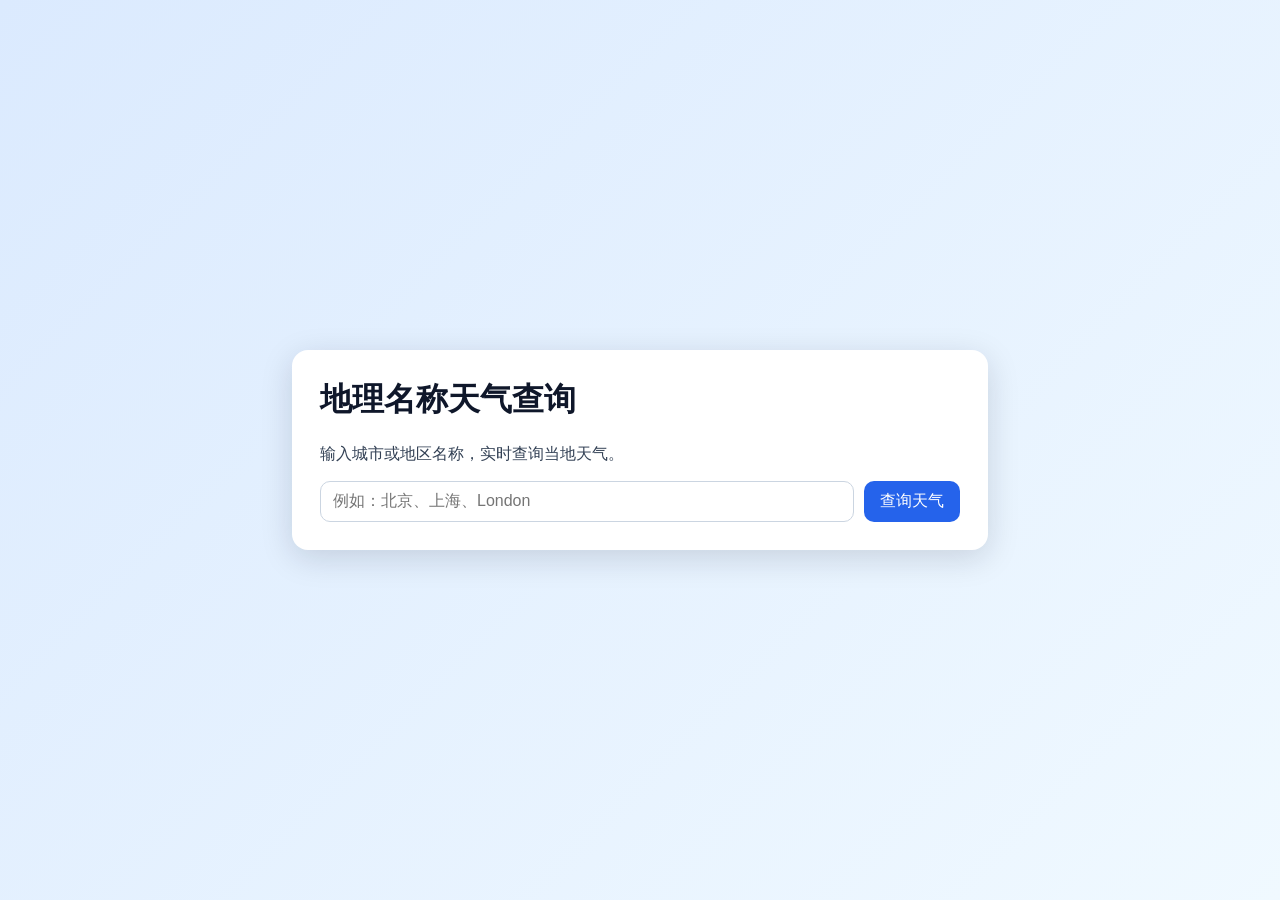
<file: templates/index.html>
<!doctype html>
<html lang="zh-CN">
  <head>
    <meta charset="UTF-8" />
    <meta name="viewport" content="width=device-width, initial-scale=1.0" />
    <title>地名天气查询</title>
    <link rel="stylesheet" href="/static/style.css" />
  </head>
  <body>
    <main class="container">
      <h1>地理名称天气查询</h1>
      <p class="desc">输入城市或地区名称，实时查询当地天气。</p>
      <form id="weather-form">
        <input id="place" name="place" type="text" placeholder="例如：北京、上海、London" required />
        <button type="submit">查询天气</button>
      </form>

      <section id="result" class="result hidden"></section>
      <p id="error" class="error hidden"></p>
    </main>

    <script src="/static/app.js"></script>
  </body>
</html>
</file>
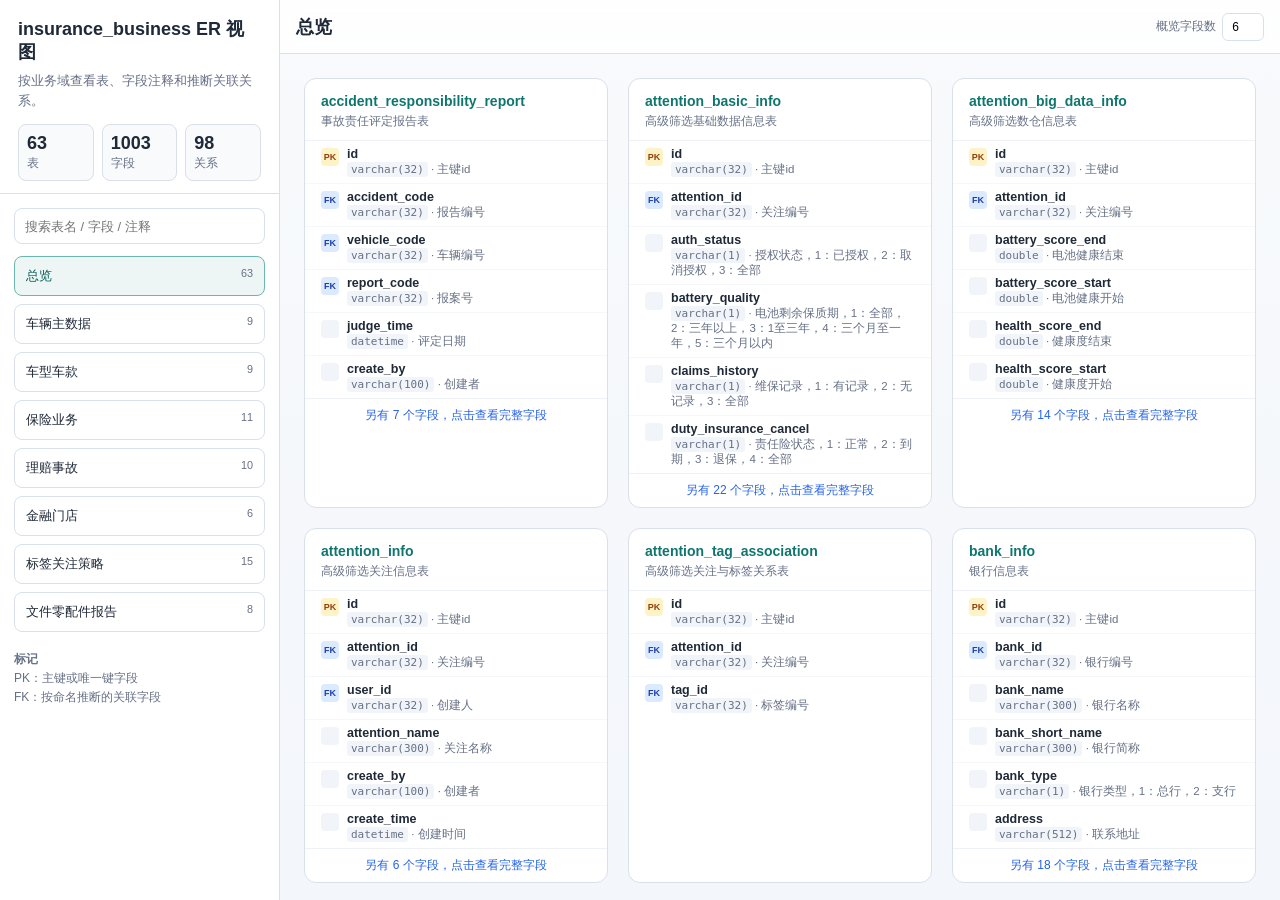
<file: insurance_business_er_view.html>
<!DOCTYPE html>
<html lang="zh-CN">
<head>
<meta charset="UTF-8">
<meta name="viewport" content="width=device-width, initial-scale=1">
<title>insurance_business ER 视图</title>
<style>
:root{--bg:#f5f7fb;--panel:#ffffff;--ink:#1f2937;--muted:#667085;--line:#9aa6b2;--accent:#0f766e;--accent2:#2563eb;--border:#d9e0ea;--soft:#eef6f5;--warn:#f59e0b;--hover:#f1f5f9}
*{box-sizing:border-box}
body{margin:0;font-family:Segoe UI,Microsoft YaHei,Arial,sans-serif;color:var(--ink);background:var(--bg);font-size:14px}
.app{height:100vh;display:grid;grid-template-columns:280px 1fr;overflow:hidden}
.sidebar{background:var(--panel);border-right:1px solid var(--border);overflow:auto;display:flex;flex-direction:column}
.sidebar::-webkit-scrollbar{width:5px}
.sidebar::-webkit-scrollbar-thumb{background:#ccc;border-radius:3px}
.brand{padding:18px 18px 12px;border-bottom:1px solid var(--border)}
.brand h1{font-size:18px;line-height:1.25;margin:0 0 8px}
.brand p{margin:0;color:var(--muted);line-height:1.5;font-size:13px}
.stats{display:grid;grid-template-columns:repeat(3,1fr);gap:8px;margin-top:14px}
.stat{background:#f8fafc;border:1px solid var(--border);border-radius:8px;padding:8px}
.stat b{display:block;font-size:18px}
.stat span{font-size:12px;color:var(--muted)}
.side-section{padding:14px 14px 18px;flex:1}
.search{width:100%;height:36px;border:1px solid var(--border);border-radius:8px;padding:0 10px;background:#fff;color:var(--ink);font-size:13px;outline:none}
.search:focus{border-color:var(--accent)}
.domain-list{display:flex;flex-direction:column;gap:8px;margin-top:12px}
.domain-btn{border:1px solid var(--border);background:#fff;color:var(--ink);border-radius:8px;padding:10px 11px;text-align:left;cursor:pointer;font-weight:500;font-size:13px;transition:border-color .15s}
.domain-btn:hover{border-color:#8aa1bd}
.domain-btn.active{background:var(--soft);border-color:#6bb6ad;color:#075e57}
.domain-btn small{float:right;color:var(--muted);font-weight:500}
.legend{margin-top:18px;color:var(--muted);font-size:12px;line-height:1.6}
.main{display:grid;grid-template-rows:auto 1fr;background:linear-gradient(#f8fafc,#f3f6fb);overflow:hidden}
.toolbar{height:54px;display:flex;align-items:center;gap:10px;padding:12px 16px;border-bottom:1px solid var(--border);background:rgba(255,255,255,.82);backdrop-filter:blur(8px)}
.toolbar h2{font-size:18px;margin:0 12px 0 0;min-width:100px}
.col-setting{margin-left:auto;display:flex;align-items:center;gap:6px;font-size:12px;color:var(--muted)}
.col-setting input{width:42px;height:28px;border:1px solid var(--border);border-radius:6px;padding:0 4px;font-size:12px;text-align:center;outline:none}
.col-setting input:focus{border-color:var(--accent)}
.canvas-wrap{position:relative;overflow:auto;min-height:0}
.canvas-wrap::-webkit-scrollbar{width:8px;height:8px}
.canvas-wrap::-webkit-scrollbar-thumb{background:#bbb;border-radius:4px}
.canvas-wrap::-webkit-scrollbar-track{background:#f0f2f5}
.canvas{padding:24px}
.grid{display:grid;grid-template-columns:repeat(auto-fill,minmax(280px,1fr));gap:20px}
.table-card{background:var(--panel);border:1px solid var(--border);border-radius:12px;overflow:hidden;transition:box-shadow .15s}
.table-card:hover{box-shadow:0 4px 16px rgba(0,0,0,.07)}
.table-head{padding:14px 16px 10px;border-bottom:1px solid #eef1f5;cursor:pointer}
.table-head:hover{background:#f8fafc}
.table-name{font-size:14px;font-weight:700;color:var(--accent);word-break:break-all}
.table-comment{font-size:12px;color:var(--muted);margin-top:4px;line-height:1.4}
.fields{list-style:none;margin:0;padding:0}
.field{display:flex;align-items:flex-start;gap:8px;padding:6px 16px;border-bottom:1px solid #f5f7fa;font-size:12.5px}
.field:last-child{border-bottom:0}
.badge{width:18px;height:18px;border-radius:4px;display:flex;align-items:center;justify-content:center;font-size:9px;font-weight:700;flex-shrink:0;margin-top:1px}
.badge.pk{background:#fef3c7;color:#92400e}
.badge.fk{background:#dbeafe;color:#1e40af}
.badge.plain{background:#f1f5f9;color:#94a3b8}
.field-main{flex:1;min-width:0}
.field-name{font-weight:600;color:var(--ink)}
.field-meta{font-size:11.5px;color:var(--muted);margin-top:1px}
.field-meta code{background:#f1f5f9;padding:1px 4px;border-radius:3px;font-size:11px}
.more{padding:8px 16px;font-size:12px;color:var(--accent2);cursor:pointer;border-top:1px solid #eef1f5;text-align:center}
.more:hover{background:#f0f7ff}
.modal-overlay{position:fixed;inset:0;background:rgba(0,0,0,.45);z-index:999;display:none;align-items:center;justify-content:center}
.modal-overlay.open{display:flex}
.modal{background:#fff;border-radius:14px;width:min(860px,92vw);max-height:85vh;display:flex;flex-direction:column;box-shadow:0 12px 40px rgba(0,0,0,.2)}
.modal-hd{padding:16px 20px;border-bottom:1px solid var(--border);display:flex;align-items:center;gap:10px}
.mh-badge{background:var(--soft);color:var(--accent);padding:3px 10px;border-radius:20px;font-size:11px;font-weight:600}
.mh-title{font-size:17px;font-weight:700;flex:1;word-break:break-all}
.modal-close{background:none;border:none;font-size:22px;cursor:pointer;color:var(--muted);padding:4px 8px;border-radius:6px}
.modal-close:hover{background:var(--hover)}
.modal-cmt{padding:8px 20px 0;color:var(--muted);font-size:13px}
.modal-body{padding:14px 20px 20px;overflow-y:auto;flex:1;min-height:0}
.field-table{width:100%;border-collapse:collapse;font-size:13px}
.field-table th{text-align:left;padding:8px 10px;background:#f8fafc;border-bottom:2px solid var(--border);font-weight:600;position:sticky;top:0}
.field-table td{padding:7px 10px;border-bottom:1px solid #f1f5f9}
.field-table tr:hover{background:#f8fafc}
.field-table code{background:#f1f5f9;padding:1px 5px;border-radius:3px;font-size:12px}
.pill{display:inline-block;padding:2px 8px;border-radius:12px;font-size:11px;font-weight:600;background:#dbeafe;color:#1e40af}
.modal-rels{margin-top:16px;border-top:1px solid var(--border);padding-top:14px}
.modal-rels h4{margin:0 0 10px;font-size:14px}
.rel-item{padding:8px 10px;background:#f8fafc;border-radius:8px;margin-bottom:6px;font-size:12px;line-height:1.6}
</style>
</head>
<body>
<div class="app">
  <aside class="sidebar">
    <div class="brand">
      <h1>insurance_business ER 视图</h1>
      <p>按业务域查看表、字段注释和推断关联关系。</p>
      <div class="stats">
        <div class="stat"><b>63</b><span>表</span></div>
        <div class="stat"><b>1003</b><span>字段</span></div>
        <div class="stat"><b>98</b><span>关系</span></div>
      </div>
    </div>
    <div class="side-section">
      <input id="search" class="search" placeholder="搜索表名 / 字段 / 注释" oninput="doSearch(this.value)">
      <div class="domain-list">
      <button class="domain-btn active" onclick="filterDomain('总览',this)">总览 <small>63</small></button>
      <button class="domain-btn" onclick="filterDomain('车辆主数据',this)">车辆主数据 <small>9</small></button>
      <button class="domain-btn" onclick="filterDomain('车型车款',this)">车型车款 <small>9</small></button>
      <button class="domain-btn" onclick="filterDomain('保险业务',this)">保险业务 <small>11</small></button>
      <button class="domain-btn" onclick="filterDomain('理赔事故',this)">理赔事故 <small>10</small></button>
      <button class="domain-btn" onclick="filterDomain('金融门店',this)">金融门店 <small>6</small></button>
      <button class="domain-btn" onclick="filterDomain('标签关注策略',this)">标签关注策略 <small>15</small></button>
      <button class="domain-btn" onclick="filterDomain('文件零配件报告',this)">文件零配件报告 <small>8</small></button>
      </div>
      <div class="legend"><b>标记</b><br>PK：主键或唯一键字段<br>FK：按命名推断的关联字段</div>
    </div>
  </aside>
  <main class="main">
    <div class="toolbar">
      <h2 id="domainTitle">总览</h2>
      <div class="col-setting">概览字段数 <input type="number" id="colNum" min="1" max="30" value="6" onchange="chgCols(this.value)"></div>
    </div>
    <div class="canvas-wrap">
      <div class="canvas">
        <div class="grid" id="grid">
      <div class="table-card" data-domain="总览" data-tbl="accident_responsibility_report">
        <div class="table-head" onclick="openModal('accident_responsibility_report')"><div class="table-name">accident_responsibility_report</div><div class="table-comment">事故责任评定报告表</div></div>
        <ul class="fields">
          <li class="field"><span class="badge pk">PK</span><div class="field-main"><div class="field-name">id</div><div class="field-meta"><code>varchar(32)</code> · 主键id</div></div></li>
          <li class="field"><span class="badge fk">FK</span><div class="field-main"><div class="field-name">accident_code</div><div class="field-meta"><code>varchar(32)</code> · 报告编号</div></div></li>
          <li class="field"><span class="badge fk">FK</span><div class="field-main"><div class="field-name">vehicle_code</div><div class="field-meta"><code>varchar(32)</code> · 车辆编号</div></div></li>
          <li class="field"><span class="badge fk">FK</span><div class="field-main"><div class="field-name">report_code</div><div class="field-meta"><code>varchar(32)</code> · 报案号</div></div></li>
          <li class="field"><span class="badge plain"> </span><div class="field-main"><div class="field-name">judge_time</div><div class="field-meta"><code>datetime</code> · 评定日期</div></div></li>
          <li class="field"><span class="badge plain"> </span><div class="field-main"><div class="field-name">create_by</div><div class="field-meta"><code>varchar(100)</code> · 创建者</div></div></li>
        </ul>
        <div class="more" onclick="openModal('accident_responsibility_report')">另有 7 个字段，点击查看完整字段</div>
      </div>
      <div class="table-card" data-domain="总览" data-tbl="attention_basic_info">
        <div class="table-head" onclick="openModal('attention_basic_info')"><div class="table-name">attention_basic_info</div><div class="table-comment">高级筛选基础数据信息表</div></div>
        <ul class="fields">
          <li class="field"><span class="badge pk">PK</span><div class="field-main"><div class="field-name">id</div><div class="field-meta"><code>varchar(32)</code> · 主键id</div></div></li>
          <li class="field"><span class="badge fk">FK</span><div class="field-main"><div class="field-name">attention_id</div><div class="field-meta"><code>varchar(32)</code> · 关注编号</div></div></li>
          <li class="field"><span class="badge plain"> </span><div class="field-main"><div class="field-name">auth_status</div><div class="field-meta"><code>varchar(1)</code> · 授权状态，1：已授权，2：取消授权，3：全部</div></div></li>
          <li class="field"><span class="badge plain"> </span><div class="field-main"><div class="field-name">battery_quality</div><div class="field-meta"><code>varchar(1)</code> · 电池剩余保质期，1：全部，2：三年以上，3：1至三年，4：三个月至一年，5：三个月以内</div></div></li>
          <li class="field"><span class="badge plain"> </span><div class="field-main"><div class="field-name">claims_history</div><div class="field-meta"><code>varchar(1)</code> · 维保记录，1：有记录，2：无记录，3：全部</div></div></li>
          <li class="field"><span class="badge plain"> </span><div class="field-main"><div class="field-name">duty_insurance_cancel</div><div class="field-meta"><code>varchar(1)</code> · 责任险状态，1：正常，2：到期，3：退保，4：全部</div></div></li>
        </ul>
        <div class="more" onclick="openModal('attention_basic_info')">另有 22 个字段，点击查看完整字段</div>
      </div>
      <div class="table-card" data-domain="总览" data-tbl="attention_big_data_info">
        <div class="table-head" onclick="openModal('attention_big_data_info')"><div class="table-name">attention_big_data_info</div><div class="table-comment">高级筛选数仓信息表</div></div>
        <ul class="fields">
          <li class="field"><span class="badge pk">PK</span><div class="field-main"><div class="field-name">id</div><div class="field-meta"><code>varchar(32)</code> · 主键id</div></div></li>
          <li class="field"><span class="badge fk">FK</span><div class="field-main"><div class="field-name">attention_id</div><div class="field-meta"><code>varchar(32)</code> · 关注编号</div></div></li>
          <li class="field"><span class="badge plain"> </span><div class="field-main"><div class="field-name">battery_score_end</div><div class="field-meta"><code>double</code> · 电池健康结束</div></div></li>
          <li class="field"><span class="badge plain"> </span><div class="field-main"><div class="field-name">battery_score_start</div><div class="field-meta"><code>double</code> · 电池健康开始</div></div></li>
          <li class="field"><span class="badge plain"> </span><div class="field-main"><div class="field-name">health_score_end</div><div class="field-meta"><code>double</code> · 健康度结束</div></div></li>
          <li class="field"><span class="badge plain"> </span><div class="field-main"><div class="field-name">health_score_start</div><div class="field-meta"><code>double</code> · 健康度开始</div></div></li>
        </ul>
        <div class="more" onclick="openModal('attention_big_data_info')">另有 14 个字段，点击查看完整字段</div>
      </div>
      <div class="table-card" data-domain="总览" data-tbl="attention_info">
        <div class="table-head" onclick="openModal('attention_info')"><div class="table-name">attention_info</div><div class="table-comment">高级筛选关注信息表</div></div>
        <ul class="fields">
          <li class="field"><span class="badge pk">PK</span><div class="field-main"><div class="field-name">id</div><div class="field-meta"><code>varchar(32)</code> · 主键id</div></div></li>
          <li class="field"><span class="badge fk">FK</span><div class="field-main"><div class="field-name">attention_id</div><div class="field-meta"><code>varchar(32)</code> · 关注编号</div></div></li>
          <li class="field"><span class="badge fk">FK</span><div class="field-main"><div class="field-name">user_id</div><div class="field-meta"><code>varchar(32)</code> · 创建人</div></div></li>
          <li class="field"><span class="badge plain"> </span><div class="field-main"><div class="field-name">attention_name</div><div class="field-meta"><code>varchar(300)</code> · 关注名称</div></div></li>
          <li class="field"><span class="badge plain"> </span><div class="field-main"><div class="field-name">create_by</div><div class="field-meta"><code>varchar(100)</code> · 创建者</div></div></li>
          <li class="field"><span class="badge plain"> </span><div class="field-main"><div class="field-name">create_time</div><div class="field-meta"><code>datetime</code> · 创建时间</div></div></li>
        </ul>
        <div class="more" onclick="openModal('attention_info')">另有 6 个字段，点击查看完整字段</div>
      </div>
      <div class="table-card" data-domain="总览" data-tbl="attention_tag_association">
        <div class="table-head" onclick="openModal('attention_tag_association')"><div class="table-name">attention_tag_association</div><div class="table-comment">高级筛选关注与标签关系表</div></div>
        <ul class="fields">
          <li class="field"><span class="badge pk">PK</span><div class="field-main"><div class="field-name">id</div><div class="field-meta"><code>varchar(32)</code> · 主键id</div></div></li>
          <li class="field"><span class="badge fk">FK</span><div class="field-main"><div class="field-name">attention_id</div><div class="field-meta"><code>varchar(32)</code> · 关注编号</div></div></li>
          <li class="field"><span class="badge fk">FK</span><div class="field-main"><div class="field-name">tag_id</div><div class="field-meta"><code>varchar(32)</code> · 标签编号</div></div></li>
        </ul>
      </div>
      <div class="table-card" data-domain="总览" data-tbl="bank_info">
        <div class="table-head" onclick="openModal('bank_info')"><div class="table-name">bank_info</div><div class="table-comment">银行信息表</div></div>
        <ul class="fields">
          <li class="field"><span class="badge pk">PK</span><div class="field-main"><div class="field-name">id</div><div class="field-meta"><code>varchar(32)</code> · 主键id</div></div></li>
          <li class="field"><span class="badge fk">FK</span><div class="field-main"><div class="field-name">bank_id</div><div class="field-meta"><code>varchar(32)</code> · 银行编号</div></div></li>
          <li class="field"><span class="badge plain"> </span><div class="field-main"><div class="field-name">bank_name</div><div class="field-meta"><code>varchar(300)</code> · 银行名称</div></div></li>
          <li class="field"><span class="badge plain"> </span><div class="field-main"><div class="field-name">bank_short_name</div><div class="field-meta"><code>varchar(300)</code> · 银行简称</div></div></li>
          <li class="field"><span class="badge plain"> </span><div class="field-main"><div class="field-name">bank_type</div><div class="field-meta"><code>varchar(1)</code> · 银行类型，1：总行，2：支行</div></div></li>
          <li class="field"><span class="badge plain"> </span><div class="field-main"><div class="field-name">address</div><div class="field-meta"><code>varchar(512)</code> · 联系地址</div></div></li>
        </ul>
        <div class="more" onclick="openModal('bank_info')">另有 18 个字段，点击查看完整字段</div>
      </div>
      <div class="table-card" data-domain="总览" data-tbl="brand_info">
        <div class="table-head" onclick="openModal('brand_info')"><div class="table-name">brand_info</div><div class="table-comment">品牌信息表</div></div>
        <ul class="fields">
          <li class="field"><span class="badge pk">PK</span><div class="field-main"><div class="field-name">id</div><div class="field-meta"><code>varchar(255)</code> · 主键id</div></div></li>
          <li class="field"><span class="badge fk">FK</span><div class="field-main"><div class="field-name">brand_id</div><div class="field-meta"><code>varchar(100)</code> · 品牌编号</div></div></li>
          <li class="field"><span class="badge plain"> </span><div class="field-main"><div class="field-name">brand_name</div><div class="field-meta"><code>varchar(255)</code> · 品牌名称</div></div></li>
          <li class="field"><span class="badge fk">FK</span><div class="field-main"><div class="field-name">manufacturer_id</div><div class="field-meta"><code>varchar(100)</code> · 制造企业编号</div></div></li>
          <li class="field"><span class="badge plain"> </span><div class="field-main"><div class="field-name">create_by</div><div class="field-meta"><code>varchar(100)</code> · 创建者</div></div></li>
          <li class="field"><span class="badge plain"> </span><div class="field-main"><div class="field-name">create_time</div><div class="field-meta"><code>datetime</code> · 创建时间</div></div></li>
        </ul>
        <div class="more" onclick="openModal('brand_info')">另有 6 个字段，点击查看完整字段</div>
      </div>
      <div class="table-card" data-domain="总览" data-tbl="credit_company_info">
        <div class="table-head" onclick="openModal('credit_company_info')"><div class="table-name">credit_company_info</div><div class="table-comment">征信公司信息表</div></div>
        <ul class="fields">
          <li class="field"><span class="badge pk">PK</span><div class="field-main"><div class="field-name">id</div><div class="field-meta"><code>varchar(32)</code> · 主键编号</div></div></li>
          <li class="field"><span class="badge fk">FK</span><div class="field-main"><div class="field-name">credit_company_id</div><div class="field-meta"><code>varchar(32)</code> · 征信公司编号</div></div></li>
          <li class="field"><span class="badge plain"> </span><div class="field-main"><div class="field-name">credit_company_name</div><div class="field-meta"><code>varchar(300)</code> · 征信公司名称</div></div></li>
          <li class="field"><span class="badge plain"> </span><div class="field-main"><div class="field-name">credit_company_short_name</div><div class="field-meta"><code>varchar(100)</code> · 征信公司简称</div></div></li>
          <li class="field"><span class="badge fk">FK</span><div class="field-main"><div class="field-name">province_id</div><div class="field-meta"><code>varchar(50)</code> · 省份编号</div></div></li>
          <li class="field"><span class="badge fk">FK</span><div class="field-main"><div class="field-name">city_id</div><div class="field-meta"><code>varchar(50)</code> · 市编号</div></div></li>
        </ul>
        <div class="more" onclick="openModal('credit_company_info')">另有 14 个字段，点击查看完整字段</div>
      </div>
      <div class="table-card" data-domain="总览" data-tbl="email_send_info">
        <div class="table-head" onclick="openModal('email_send_info')"><div class="table-name">email_send_info</div><div class="table-comment">邮件发送信息表</div></div>
        <ul class="fields">
          <li class="field"><span class="badge pk">PK</span><div class="field-main"><div class="field-name">id</div><div class="field-meta"><code>varchar(32)</code> · 表主键</div></div></li>
          <li class="field"><span class="badge pk">PK</span><div class="field-main"><div class="field-name">email_send_id</div><div class="field-meta"><code>varchar(50)</code> · 邮件发送编号</div></div></li>
          <li class="field"><span class="badge fk">FK</span><div class="field-main"><div class="field-name">cw_id</div><div class="field-meta"><code>varchar(200)</code> · 疑似事故编号</div></div></li>
          <li class="field"><span class="badge plain"> </span><div class="field-main"><div class="field-name">email_send_status</div><div class="field-meta"><code>varchar(1)</code> · 邮件发送状态   1：已发送，2：未发送</div></div></li>
          <li class="field"><span class="badge plain"> </span><div class="field-main"><div class="field-name">data_email</div><div class="field-meta"><code>varchar(200)</code> · 数据推送邮箱</div></div></li>
          <li class="field"><span class="badge fk">FK</span><div class="field-main"><div class="field-name">vehicle_code</div><div class="field-meta"><code>varchar(32)</code> · 车辆编号</div></div></li>
        </ul>
        <div class="more" onclick="openModal('email_send_info')">另有 9 个字段，点击查看完整字段</div>
      </div>
      <div class="table-card" data-domain="总览" data-tbl="file_association">
        <div class="table-head" onclick="openModal('file_association')"><div class="table-name">file_association</div><div class="table-comment">文件信息关联表</div></div>
        <ul class="fields">
          <li class="field"><span class="badge pk">PK</span><div class="field-main"><div class="field-name">id</div><div class="field-meta"><code>varchar(32)</code> · 表主键</div></div></li>
          <li class="field"><span class="badge fk">FK</span><div class="field-main"><div class="field-name">business_id</div><div class="field-meta"><code>varchar(32)</code> · 业务编号</div></div></li>
          <li class="field"><span class="badge fk">FK</span><div class="field-main"><div class="field-name">file_id</div><div class="field-meta"><code>varchar(32)</code> · 文件编号</div></div></li>
          <li class="field"><span class="badge plain"> </span><div class="field-main"><div class="field-name">type</div><div class="field-meta"><code>varchar(32)</code> · 文件类型标识</div></div></li>
        </ul>
      </div>
      <div class="table-card" data-domain="总览" data-tbl="file_info">
        <div class="table-head" onclick="openModal('file_info')"><div class="table-name">file_info</div><div class="table-comment">文件信息表</div></div>
        <ul class="fields">
          <li class="field"><span class="badge pk">PK</span><div class="field-main"><div class="field-name">id</div><div class="field-meta"><code>varchar(32)</code> · 表主键</div></div></li>
          <li class="field"><span class="badge pk">PK</span><div class="field-main"><div class="field-name">file_id</div><div class="field-meta"><code>varchar(50)</code> · 文件编号</div></div></li>
          <li class="field"><span class="badge pk">PK</span><div class="field-main"><div class="field-name">file_name</div><div class="field-meta"><code>varchar(300)</code> · 文件名称</div></div></li>
          <li class="field"><span class="badge plain"> </span><div class="field-main"><div class="field-name">file_router</div><div class="field-meta"><code>varchar(100)</code> · 文件所在路由地址</div></div></li>
          <li class="field"><span class="badge plain"> </span><div class="field-main"><div class="field-name">address</div><div class="field-meta"><code>varchar(100)</code> · 地址</div></div></li>
          <li class="field"><span class="badge plain"> </span><div class="field-main"><div class="field-name">file_suffix</div><div class="field-meta"><code>varchar(50)</code> · 文件后缀</div></div></li>
        </ul>
        <div class="more" onclick="openModal('file_info')">另有 9 个字段，点击查看完整字段</div>
      </div>
      <div class="table-card" data-domain="总览" data-tbl="file_insurance_association">
        <div class="table-head" onclick="openModal('file_insurance_association')"><div class="table-name">file_insurance_association</div><div class="table-comment">保险文件信息关联表</div></div>
        <ul class="fields">
          <li class="field"><span class="badge pk">PK</span><div class="field-main"><div class="field-name">id</div><div class="field-meta"><code>varchar(32)</code> · 表主键</div></div></li>
          <li class="field"><span class="badge fk">FK</span><div class="field-main"><div class="field-name">insurance_id</div><div class="field-meta"><code>varchar(32)</code> · 保险编号</div></div></li>
          <li class="field"><span class="badge fk">FK</span><div class="field-main"><div class="field-name">file_id</div><div class="field-meta"><code>varchar(32)</code> · 文件编号</div></div></li>
        </ul>
      </div>
      <div class="table-card" data-domain="总览" data-tbl="import_history_info">
        <div class="table-head" onclick="openModal('import_history_info')"><div class="table-name">import_history_info</div><div class="table-comment">文件导入时间信息表</div></div>
        <ul class="fields">
          <li class="field"><span class="badge pk">PK</span><div class="field-main"><div class="field-name">id</div><div class="field-meta"><code>varchar(255)</code> · 主键id</div></div></li>
          <li class="field"><span class="badge plain"> </span><div class="field-main"><div class="field-name">import_model</div><div class="field-meta"><code>varchar(255)</code> · 导入模块名称</div></div></li>
          <li class="field"><span class="badge plain"> </span><div class="field-main"><div class="field-name">import_business</div><div class="field-meta"><code>varchar(255)</code> · 导入业务名称</div></div></li>
          <li class="field"><span class="badge plain"> </span><div class="field-main"><div class="field-name">file_name</div><div class="field-meta"><code>varchar(500)</code> · 文件名称</div></div></li>
          <li class="field"><span class="badge plain"> </span><div class="field-main"><div class="field-name">file_path</div><div class="field-meta"><code>varchar(1000)</code> · 文件地址</div></div></li>
          <li class="field"><span class="badge plain"> </span><div class="field-main"><div class="field-name">action_type</div><div class="field-meta"><code>tinyint(4)</code> · 0导入/1导出</div></div></li>
        </ul>
        <div class="more" onclick="openModal('import_history_info')">另有 11 个字段，点击查看完整字段</div>
      </div>
      <div class="table-card" data-domain="总览" data-tbl="insight_suggestion_association">
        <div class="table-head" onclick="openModal('insight_suggestion_association')"><div class="table-name">insight_suggestion_association</div><div class="table-comment">洞察与建议关系表</div></div>
        <ul class="fields">
          <li class="field"><span class="badge pk">PK</span><div class="field-main"><div class="field-name">id</div><div class="field-meta"><code>varchar(32)</code> · 主键id</div></div></li>
          <li class="field"><span class="badge fk">FK</span><div class="field-main"><div class="field-name">risk_alarm_id</div><div class="field-meta"><code>varchar(32)</code> · 洞察编号</div></div></li>
          <li class="field"><span class="badge fk">FK</span><div class="field-main"><div class="field-name">suggestion_id</div><div class="field-meta"><code>varchar(255)</code> · 建议编号</div></div></li>
        </ul>
      </div>
      <div class="table-card" data-domain="总览" data-tbl="insurance_company_info">
        <div class="table-head" onclick="openModal('insurance_company_info')"><div class="table-name">insurance_company_info</div><div class="table-comment">保险公司信息表</div></div>
        <ul class="fields">
          <li class="field"><span class="badge pk">PK</span><div class="field-main"><div class="field-name">id</div><div class="field-meta"><code>varchar(32)</code> · 主键编号</div></div></li>
          <li class="field"><span class="badge fk">FK</span><div class="field-main"><div class="field-name">parent_id</div><div class="field-meta"><code>varchar(50)</code> · 父级编号</div></div></li>
          <li class="field"><span class="badge fk">FK</span><div class="field-main"><div class="field-name">province_id</div><div class="field-meta"><code>varchar(50)</code> · 省编号</div></div></li>
          <li class="field"><span class="badge fk">FK</span><div class="field-main"><div class="field-name">city_id</div><div class="field-meta"><code>varchar(50)</code> · 市编号</div></div></li>
          <li class="field"><span class="badge fk">FK</span><div class="field-main"><div class="field-name">county_id</div><div class="field-meta"><code>varchar(50)</code> · 区县编号</div></div></li>
          <li class="field"><span class="badge fk">FK</span><div class="field-main"><div class="field-name">insurance_company_id</div><div class="field-meta"><code>varchar(32)</code> · 保险公司编号</div></div></li>
        </ul>
        <div class="more" onclick="openModal('insurance_company_info')">另有 24 个字段，点击查看完整字段</div>
      </div>
      <div class="table-card" data-domain="总览" data-tbl="insurance_type_info">
        <div class="table-head" onclick="openModal('insurance_type_info')"><div class="table-name">insurance_type_info</div><div class="table-comment">险种信息表</div></div>
        <ul class="fields">
          <li class="field"><span class="badge pk">PK</span><div class="field-main"><div class="field-name">id</div><div class="field-meta"><code>varchar(32)</code> · 主键编号</div></div></li>
          <li class="field"><span class="badge fk">FK</span><div class="field-main"><div class="field-name">insurance_type_id</div><div class="field-meta"><code>varchar(32)</code> · 险种编号</div></div></li>
          <li class="field"><span class="badge plain"> </span><div class="field-main"><div class="field-name">insurance_full_name</div><div class="field-meta"><code>varchar(255)</code> · 险种名称</div></div></li>
          <li class="field"><span class="badge plain"> </span><div class="field-main"><div class="field-name">insurance_short_name</div><div class="field-meta"><code>varchar(100)</code> · 险种简称</div></div></li>
          <li class="field"><span class="badge plain"> </span><div class="field-main"><div class="field-name">insurance_type</div><div class="field-meta"><code>varchar(1)</code> · 险种类型</div></div></li>
          <li class="field"><span class="badge plain"> </span><div class="field-main"><div class="field-name">insurance_major_type</div><div class="field-meta"><code>varchar(1)</code> · 主附分类</div></div></li>
        </ul>
        <div class="more" onclick="openModal('insurance_type_info')">另有 8 个字段，点击查看完整字段</div>
      </div>
      <div class="table-card" data-domain="总览" data-tbl="insurance_vehicle_claims_history">
        <div class="table-head" onclick="openModal('insurance_vehicle_claims_history')"><div class="table-name">insurance_vehicle_claims_history</div><div class="table-comment">车辆理赔调查记录表</div></div>
        <ul class="fields">
          <li class="field"><span class="badge pk">PK</span><div class="field-main"><div class="field-name">id</div><div class="field-meta"><code>varchar(32)</code> · 主键编号</div></div></li>
          <li class="field"><span class="badge fk">FK</span><div class="field-main"><div class="field-name">claim_code</div><div class="field-meta"><code>varchar(50)</code> · 理赔编号</div></div></li>
          <li class="field"><span class="badge plain"> </span><div class="field-main"><div class="field-name">create_time</div><div class="field-meta"><code>datetime</code> · 创建时间</div></div></li>
          <li class="field"><span class="badge plain"> </span><div class="field-main"><div class="field-name">business_type</div><div class="field-meta"><code>varchar(1)</code> · 业务编号类型</div></div></li>
          <li class="field"><span class="badge plain"> </span><div class="field-main"><div class="field-name">create_by</div><div class="field-meta"><code>varchar(100)</code> · 创建者</div></div></li>
          <li class="field"><span class="badge plain"> </span><div class="field-main"><div class="field-name">update_by</div><div class="field-meta"><code>varchar(100)</code> · 更新者</div></div></li>
        </ul>
        <div class="more" onclick="openModal('insurance_vehicle_claims_history')">另有 5 个字段，点击查看完整字段</div>
      </div>
      <div class="table-card" data-domain="总览" data-tbl="insurance_vehicle_claims_info">
        <div class="table-head" onclick="openModal('insurance_vehicle_claims_info')"><div class="table-name">insurance_vehicle_claims_info</div><div class="table-comment">车辆理赔信息表</div></div>
        <ul class="fields">
          <li class="field"><span class="badge pk">PK</span><div class="field-main"><div class="field-name">id</div><div class="field-meta"><code>varchar(32)</code> · 主键id</div></div></li>
          <li class="field"><span class="badge fk">FK</span><div class="field-main"><div class="field-name">claim_code</div><div class="field-meta"><code>varchar(65533)</code> · 理赔编号</div></div></li>
          <li class="field"><span class="badge fk">FK</span><div class="field-main"><div class="field-name">vehicle_code</div><div class="field-meta"><code>varchar(50)</code> · 车辆编号</div></div></li>
          <li class="field"><span class="badge plain"> </span><div class="field-main"><div class="field-name">detail</div><div class="field-meta"><code>varchar(100)</code> · 车受损部位，用“.”分隔</div></div></li>
          <li class="field"><span class="badge fk">FK</span><div class="field-main"><div class="field-name">drive_person_code</div><div class="field-meta"><code>varchar(100)</code> · 报案驾驶人编号</div></div></li>
          <li class="field"><span class="badge fk">FK</span><div class="field-main"><div class="field-name">other_person_code</div><div class="field-meta"><code>varchar(100)</code> · 三者驾驶人编号</div></div></li>
        </ul>
        <div class="more" onclick="openModal('insurance_vehicle_claims_info')">另有 26 个字段，点击查看完整字段</div>
      </div>
      <div class="table-card" data-domain="总览" data-tbl="loan_product_info">
        <div class="table-head" onclick="openModal('loan_product_info')"><div class="table-name">loan_product_info</div><div class="table-comment">贷款产品信息表</div></div>
        <ul class="fields">
          <li class="field"><span class="badge pk">PK</span><div class="field-main"><div class="field-name">id</div><div class="field-meta"><code>varchar(32)</code> · 主键id</div></div></li>
          <li class="field"><span class="badge plain"> </span><div class="field-main"><div class="field-name">product_full_name</div><div class="field-meta"><code>varchar(300)</code> · 金融产品名称</div></div></li>
          <li class="field"><span class="badge plain"> </span><div class="field-main"><div class="field-name">product_short_name</div><div class="field-meta"><code>varchar(128)</code> · 金融产品简称</div></div></li>
          <li class="field"><span class="badge plain"> </span><div class="field-main"><div class="field-name">product_type</div><div class="field-meta"><code>varchar(1)</code> · 产品类型（1：银行  2：非银）</div></div></li>
          <li class="field"><span class="badge plain"> </span><div class="field-main"><div class="field-name">create_by</div><div class="field-meta"><code>varchar(100)</code> · 创建者</div></div></li>
          <li class="field"><span class="badge plain"> </span><div class="field-main"><div class="field-name">create_time</div><div class="field-meta"><code>datetime</code> · 创建时间</div></div></li>
        </ul>
        <div class="more" onclick="openModal('loan_product_info')">另有 7 个字段，点击查看完整字段</div>
      </div>
      <div class="table-card" data-domain="总览" data-tbl="manufacturer_company_info">
        <div class="table-head" onclick="openModal('manufacturer_company_info')"><div class="table-name">manufacturer_company_info</div><div class="table-comment">制造企业信息表</div></div>
        <ul class="fields">
          <li class="field"><span class="badge pk">PK</span><div class="field-main"><div class="field-name">id</div><div class="field-meta"><code>varchar(32)</code> · 主键编号</div></div></li>
          <li class="field"><span class="badge fk">FK</span><div class="field-main"><div class="field-name">manufacturer_id</div><div class="field-meta"><code>varchar(32)</code> · 制造企业编号</div></div></li>
          <li class="field"><span class="badge plain"> </span><div class="field-main"><div class="field-name">manufacturer_name</div><div class="field-meta"><code>varchar(300)</code> · 制造企业名称</div></div></li>
          <li class="field"><span class="badge plain"> </span><div class="field-main"><div class="field-name">manufacturer_short_name</div><div class="field-meta"><code>varchar(100)</code> · 制造企业简称</div></div></li>
          <li class="field"><span class="badge fk">FK</span><div class="field-main"><div class="field-name">province_id</div><div class="field-meta"><code>varchar(50)</code> · 省份编号</div></div></li>
          <li class="field"><span class="badge fk">FK</span><div class="field-main"><div class="field-name">city_id</div><div class="field-meta"><code>varchar(50)</code> · 市编号</div></div></li>
        </ul>
        <div class="more" onclick="openModal('manufacturer_company_info')">另有 14 个字段，点击查看完整字段</div>
      </div>
      <div class="table-card" data-domain="总览" data-tbl="model_info">
        <div class="table-head" onclick="openModal('model_info')"><div class="table-name">model_info</div><div class="table-comment">车型信息表</div></div>
        <ul class="fields">
          <li class="field"><span class="badge pk">PK</span><div class="field-main"><div class="field-name">id</div><div class="field-meta"><code>varchar(255)</code> · 主键id</div></div></li>
          <li class="field"><span class="badge fk">FK</span><div class="field-main"><div class="field-name">model_id</div><div class="field-meta"><code>varchar(100)</code> · 车型编号</div></div></li>
          <li class="field"><span class="badge plain"> </span><div class="field-main"><div class="field-name">model_name</div><div class="field-meta"><code>varchar(255)</code> · 车型名称</div></div></li>
          <li class="field"><span class="badge fk">FK</span><div class="field-main"><div class="field-name">series_id</div><div class="field-meta"><code>varchar(100)</code> · 车系编号</div></div></li>
          <li class="field"><span class="badge plain"> </span><div class="field-main"><div class="field-name">create_by</div><div class="field-meta"><code>varchar(100)</code> · 创建者</div></div></li>
          <li class="field"><span class="badge plain"> </span><div class="field-main"><div class="field-name">create_time</div><div class="field-meta"><code>datetime</code> · 创建时间</div></div></li>
        </ul>
        <div class="more" onclick="openModal('model_info')">另有 6 个字段，点击查看完整字段</div>
      </div>
      <div class="table-card" data-domain="总览" data-tbl="morality_risk_analyze_report">
        <div class="table-head" onclick="openModal('morality_risk_analyze_report')"><div class="table-name">morality_risk_analyze_report</div><div class="table-comment">道德风险研判报告表</div></div>
        <ul class="fields">
          <li class="field"><span class="badge pk">PK</span><div class="field-main"><div class="field-name">id</div><div class="field-meta"><code>varchar(32)</code> · 主键id</div></div></li>
          <li class="field"><span class="badge fk">FK</span><div class="field-main"><div class="field-name">accident_code</div><div class="field-meta"><code>varchar(32)</code> · 事故责任报告编号</div></div></li>
          <li class="field"><span class="badge fk">FK</span><div class="field-main"><div class="field-name">moral_code</div><div class="field-meta"><code>varchar(32)</code> · 道德风险研判报告编号</div></div></li>
          <li class="field"><span class="badge plain"> </span><div class="field-main"><div class="field-name">judge_time</div><div class="field-meta"><code>datetime</code> · 评定日期</div></div></li>
          <li class="field"><span class="badge plain"> </span><div class="field-main"><div class="field-name">create_by</div><div class="field-meta"><code>varchar(100)</code> · 创建者</div></div></li>
          <li class="field"><span class="badge plain"> </span><div class="field-main"><div class="field-name">create_time</div><div class="field-meta"><code>datetime</code> · 创建时间</div></div></li>
        </ul>
        <div class="more" onclick="openModal('morality_risk_analyze_report')">另有 6 个字段，点击查看完整字段</div>
      </div>
      <div class="table-card" data-domain="总览" data-tbl="part_type_association">
        <div class="table-head" onclick="openModal('part_type_association')"><div class="table-name">part_type_association</div><div class="table-comment">零件分类信息关联表</div></div>
        <ul class="fields">
          <li class="field"><span class="badge pk">PK</span><div class="field-main"><div class="field-name">id</div><div class="field-meta"><code>varchar(32)</code> · 表主键</div></div></li>
          <li class="field"><span class="badge fk">FK</span><div class="field-main"><div class="field-name">type_id</div><div class="field-meta"><code>varchar(32)</code> · 分类编号</div></div></li>
          <li class="field"><span class="badge fk">FK</span><div class="field-main"><div class="field-name">part_code</div><div class="field-meta"><code>varchar(32)</code> · 零件编号</div></div></li>
        </ul>
      </div>
      <div class="table-card" data-domain="总览" data-tbl="part_type_info">
        <div class="table-head" onclick="openModal('part_type_info')"><div class="table-name">part_type_info</div><div class="table-comment">零配件分类信息表</div></div>
        <ul class="fields">
          <li class="field"><span class="badge pk">PK</span><div class="field-main"><div class="field-name">id</div><div class="field-meta"><code>varchar(32)</code> · 表主键</div></div></li>
          <li class="field"><span class="badge fk">FK</span><div class="field-main"><div class="field-name">type_id</div><div class="field-meta"><code>varchar(50)</code> · 分类编号</div></div></li>
          <li class="field"><span class="badge plain"> </span><div class="field-main"><div class="field-name">type_name</div><div class="field-meta"><code>varchar(300)</code> · 分类名称</div></div></li>
          <li class="field"><span class="badge plain"> </span><div class="field-main"><div class="field-name">create_by</div><div class="field-meta"><code>varchar(100)</code> · 创建人</div></div></li>
          <li class="field"><span class="badge plain"> </span><div class="field-main"><div class="field-name">create_time</div><div class="field-meta"><code>datetime</code> · 创建时间</div></div></li>
          <li class="field"><span class="badge plain"> </span><div class="field-main"><div class="field-name">update_by</div><div class="field-meta"><code>varchar(100)</code> · 更新人</div></div></li>
        </ul>
        <div class="more" onclick="openModal('part_type_info')">另有 5 个字段，点击查看完整字段</div>
      </div>
      <div class="table-card" data-domain="总览" data-tbl="pattern_assist_drive_function_info">
        <div class="table-head" onclick="openModal('pattern_assist_drive_function_info')"><div class="table-name">pattern_assist_drive_function_info</div><div class="table-comment">辅助驾驶功能信息表</div></div>
        <ul class="fields">
          <li class="field"><span class="badge pk">PK</span><div class="field-main"><div class="field-name">id</div><div class="field-meta"><code>varchar(32)</code> · 主键id</div></div></li>
          <li class="field"><span class="badge fk">FK</span><div class="field-main"><div class="field-name">pattern_id</div><div class="field-meta"><code>varchar(32)</code> · 车款编号</div></div></li>
          <li class="field"><span class="badge plain"> </span><div class="field-main"><div class="field-name">acc_status</div><div class="field-meta"><code>varchar(50)</code> · 自适应巡航控制（ACC），0安装 1未安装 2未知</div></div></li>
          <li class="field"><span class="badge plain"> </span><div class="field-main"><div class="field-name">aeb_status</div><div class="field-meta"><code>varchar(10)</code> · 自动紧急制动（AEB），0安装 1未安装 2未知</div></div></li>
          <li class="field"><span class="badge plain"> </span><div class="field-main"><div class="field-name">auto_hold_status</div><div class="field-meta"><code>varchar(50)</code> · 自动驻车（AUTO HOLD），0安装 1未安装 2未知</div></div></li>
          <li class="field"><span class="badge plain"> </span><div class="field-main"><div class="field-name">esc_status</div><div class="field-meta"><code>varchar(50)</code> · 车身稳定控制（ESC），0安装 1未安装 2未知</div></div></li>
        </ul>
        <div class="more" onclick="openModal('pattern_assist_drive_function_info')">另有 17 个字段，点击查看完整字段</div>
      </div>
      <div class="table-card" data-domain="总览" data-tbl="pattern_battery_info">
        <div class="table-head" onclick="openModal('pattern_battery_info')"><div class="table-name">pattern_battery_info</div><div class="table-comment">车款电池信息表</div></div>
        <ul class="fields">
          <li class="field"><span class="badge pk">PK</span><div class="field-main"><div class="field-name">id</div><div class="field-meta"><code>varchar(32)</code> · 主键id</div></div></li>
          <li class="field"><span class="badge fk">FK</span><div class="field-main"><div class="field-name">pattern_id</div><div class="field-meta"><code>varchar(32)</code> · 车款编号</div></div></li>
          <li class="field"><span class="badge plain"> </span><div class="field-main"><div class="field-name">all_quality</div><div class="field-meta"><code>double</code> · 总质量</div></div></li>
          <li class="field"><span class="badge plain"> </span><div class="field-main"><div class="field-name">battery_model</div><div class="field-meta"><code>varchar(200)</code> · 电池型号</div></div></li>
          <li class="field"><span class="badge plain"> </span><div class="field-main"><div class="field-name">battery_type</div><div class="field-meta"><code>varchar(200)</code> · 电池类型</div></div></li>
          <li class="field"><span class="badge plain"> </span><div class="field-main"><div class="field-name">cell_appearance</div><div class="field-meta"><code>varchar(200)</code> · 电芯单体外形</div></div></li>
        </ul>
        <div class="more" onclick="openModal('pattern_battery_info')">另有 17 个字段，点击查看完整字段</div>
      </div>
      <div class="table-card" data-domain="总览" data-tbl="pattern_certificate_info">
        <div class="table-head" onclick="openModal('pattern_certificate_info')"><div class="table-name">pattern_certificate_info</div><div class="table-comment">车款合格证信息表</div></div>
        <ul class="fields">
          <li class="field"><span class="badge pk">PK</span><div class="field-main"><div class="field-name">id</div><div class="field-meta"><code>varchar(32)</code> · 主键id</div></div></li>
          <li class="field"><span class="badge fk">FK</span><div class="field-main"><div class="field-name">pattern_id</div><div class="field-meta"><code>varchar(32)</code> · 车款编号</div></div></li>
          <li class="field"><span class="badge plain"> </span><div class="field-main"><div class="field-name">axis_distance</div><div class="field-meta"><code>double</code> · 轴距</div></div></li>
          <li class="field"><span class="badge plain"> </span><div class="field-main"><div class="field-name">axis_number</div><div class="field-meta"><code>double</code> · 轴数</div></div></li>
          <li class="field"><span class="badge plain"> </span><div class="field-main"><div class="field-name">axle_load</div><div class="field-meta"><code>varchar(100)</code> · 轴荷</div></div></li>
          <li class="field"><span class="badge plain"> </span><div class="field-main"><div class="field-name">chassis_certificate</div><div class="field-meta"><code>varchar(100)</code> · 底盘合格证编号</div></div></li>
        </ul>
        <div class="more" onclick="openModal('pattern_certificate_info')">另有 36 个字段，点击查看完整字段</div>
      </div>
      <div class="table-card" data-domain="总览" data-tbl="pattern_drive_electric_motor_info">
        <div class="table-head" onclick="openModal('pattern_drive_electric_motor_info')"><div class="table-name">pattern_drive_electric_motor_info</div><div class="table-comment">车款电池信息表</div></div>
        <ul class="fields">
          <li class="field"><span class="badge pk">PK</span><div class="field-main"><div class="field-name">id</div><div class="field-meta"><code>varchar(32)</code> · 主键id</div></div></li>
          <li class="field"><span class="badge fk">FK</span><div class="field-main"><div class="field-name">pattern_id</div><div class="field-meta"><code>varchar(32)</code> · 车款编号</div></div></li>
          <li class="field"><span class="badge plain"> </span><div class="field-main"><div class="field-name">drive_motor_number</div><div class="field-meta"><code>varchar(20)</code> · 驱动电机数</div></div></li>
          <li class="field"><span class="badge plain"> </span><div class="field-main"><div class="field-name">motor_brand</div><div class="field-meta"><code>varchar(255)</code> · 电机品牌</div></div></li>
          <li class="field"><span class="badge plain"> </span><div class="field-main"><div class="field-name">motor_displace</div><div class="field-meta"><code>varchar(100)</code> · 电机布局</div></div></li>
          <li class="field"><span class="badge plain"> </span><div class="field-main"><div class="field-name">motor_horse_power</div><div class="field-meta"><code>double</code> · 电机总马力</div></div></li>
        </ul>
        <div class="more" onclick="openModal('pattern_drive_electric_motor_info')">另有 12 个字段，点击查看完整字段</div>
      </div>
      <div class="table-card" data-domain="总览" data-tbl="pattern_info">
        <div class="table-head" onclick="openModal('pattern_info')"><div class="table-name">pattern_info</div><div class="table-comment">车款信息表</div></div>
        <ul class="fields">
          <li class="field"><span class="badge pk">PK</span><div class="field-main"><div class="field-name">id</div><div class="field-meta"><code>varchar(255)</code> · 主键id</div></div></li>
          <li class="field"><span class="badge fk">FK</span><div class="field-main"><div class="field-name">pattern_id</div><div class="field-meta"><code>varchar(100)</code> · 车款编号</div></div></li>
          <li class="field"><span class="badge plain"> </span><div class="field-main"><div class="field-name">pattern_name</div><div class="field-meta"><code>varchar(255)</code> · 车款名称</div></div></li>
          <li class="field"><span class="badge fk">FK</span><div class="field-main"><div class="field-name">model_id</div><div class="field-meta"><code>varchar(100)</code> · 车型编号</div></div></li>
          <li class="field"><span class="badge plain"> </span><div class="field-main"><div class="field-name">announce_number</div><div class="field-meta"><code>varchar(300)</code> · 车款公告号</div></div></li>
          <li class="field"><span class="badge plain"> </span><div class="field-main"><div class="field-name">create_by</div><div class="field-meta"><code>varchar(100)</code> · 创建者</div></div></li>
        </ul>
        <div class="more" onclick="openModal('pattern_info')">另有 7 个字段，点击查看完整字段</div>
      </div>
      <div class="table-card" data-domain="总览" data-tbl="report_center_info">
        <div class="table-head" onclick="openModal('report_center_info')"><div class="table-name">report_center_info</div><div class="table-comment">数据报告信息表</div></div>
        <ul class="fields">
          <li class="field"><span class="badge pk">PK</span><div class="field-main"><div class="field-name">id</div><div class="field-meta"><code>varchar(32)</code> · 主键id</div></div></li>
          <li class="field"><span class="badge fk">FK</span><div class="field-main"><div class="field-name">claim_code</div><div class="field-meta"><code>varchar(65533)</code> · 理赔编号</div></div></li>
          <li class="field"><span class="badge fk">FK</span><div class="field-main"><div class="field-name">vehicle_code</div><div class="field-meta"><code>varchar(50)</code> · 车辆编号</div></div></li>
          <li class="field"><span class="badge plain"> </span><div class="field-main"><div class="field-name">report_Id</div><div class="field-meta"><code>varchar(50)</code> · 报告编号</div></div></li>
          <li class="field"><span class="badge fk">FK</span><div class="field-main"><div class="field-name">report_code</div><div class="field-meta"><code>varchar(50)</code> · 报案号</div></div></li>
          <li class="field"><span class="badge plain"> </span><div class="field-main"><div class="field-name">report_name</div><div class="field-meta"><code>varchar(50)</code> · 报告名称</div></div></li>
        </ul>
        <div class="more" onclick="openModal('report_center_info')">另有 13 个字段，点击查看完整字段</div>
      </div>
      <div class="table-card" data-domain="总览" data-tbl="risk_type_association_info">
        <div class="table-head" onclick="openModal('risk_type_association_info')"><div class="table-name">risk_type_association_info</div><div class="table-comment">风险类型信息表</div></div>
        <ul class="fields">
          <li class="field"><span class="badge pk">PK</span><div class="field-main"><div class="field-name">id</div><div class="field-meta"><code>varchar(32)</code> · 表主键</div></div></li>
          <li class="field"><span class="badge fk">FK</span><div class="field-main"><div class="field-name">risk_id</div><div class="field-meta"><code>varchar(32)</code> · 风险编号</div></div></li>
          <li class="field"><span class="badge plain"> </span><div class="field-main"><div class="field-name">risk_type</div><div class="field-meta"><code>varchar(50)</code> · 风险信息枚举 1：风险类型，2：风险类别</div></div></li>
          <li class="field"><span class="badge plain"> </span><div class="field-main"><div class="field-name">name</div><div class="field-meta"><code>varchar(300)</code> · 名称</div></div></li>
          <li class="field"><span class="badge fk">FK</span><div class="field-main"><div class="field-name">parent_id</div><div class="field-meta"><code>varchar(100)</code> · 父级编号</div></div></li>
          <li class="field"><span class="badge plain"> </span><div class="field-main"><div class="field-name">description</div><div class="field-meta"><code>varchar(500)</code> · 规则说明</div></div></li>
        </ul>
      </div>
      <div class="table-card" data-domain="总览" data-tbl="series_info">
        <div class="table-head" onclick="openModal('series_info')"><div class="table-name">series_info</div><div class="table-comment">车系信息表</div></div>
        <ul class="fields">
          <li class="field"><span class="badge pk">PK</span><div class="field-main"><div class="field-name">id</div><div class="field-meta"><code>varchar(255)</code> · 主键id</div></div></li>
          <li class="field"><span class="badge fk">FK</span><div class="field-main"><div class="field-name">series_id</div><div class="field-meta"><code>varchar(100)</code> · 车系编号</div></div></li>
          <li class="field"><span class="badge plain"> </span><div class="field-main"><div class="field-name">series_name</div><div class="field-meta"><code>varchar(255)</code> · 车系名称</div></div></li>
          <li class="field"><span class="badge fk">FK</span><div class="field-main"><div class="field-name">brand_id</div><div class="field-meta"><code>varchar(100)</code> · 品牌编号</div></div></li>
          <li class="field"><span class="badge plain"> </span><div class="field-main"><div class="field-name">create_by</div><div class="field-meta"><code>varchar(100)</code> · 创建者</div></div></li>
          <li class="field"><span class="badge plain"> </span><div class="field-main"><div class="field-name">create_time</div><div class="field-meta"><code>datetime</code> · 创建时间</div></div></li>
        </ul>
        <div class="more" onclick="openModal('series_info')">另有 6 个字段，点击查看完整字段</div>
      </div>
      <div class="table-card" data-domain="总览" data-tbl="spare_parts_info">
        <div class="table-head" onclick="openModal('spare_parts_info')"><div class="table-name">spare_parts_info</div><div class="table-comment">零配件表</div></div>
        <ul class="fields">
          <li class="field"><span class="badge pk">PK</span><div class="field-main"><div class="field-name">id</div><div class="field-meta"><code>varchar(32)</code> · 表主键</div></div></li>
          <li class="field"><span class="badge fk">FK</span><div class="field-main"><div class="field-name">part_code</div><div class="field-meta"><code>varchar(100)</code> · 配件编号</div></div></li>
          <li class="field"><span class="badge fk">FK</span><div class="field-main"><div class="field-name">series_id</div><div class="field-meta"><code>varchar(32)</code> · 车系编号</div></div></li>
          <li class="field"><span class="badge fk">FK</span><div class="field-main"><div class="field-name">insurance_id</div><div class="field-meta"><code>varchar(32)</code> · 保险公司</div></div></li>
          <li class="field"><span class="badge plain"> </span><div class="field-main"><div class="field-name">discount</div><div class="field-meta"><code>decimalv3(9, 2)</code> · 执行折扣</div></div></li>
          <li class="field"><span class="badge plain"> </span><div class="field-main"><div class="field-name">part_name</div><div class="field-meta"><code>varchar(500)</code> · 配件名称</div></div></li>
        </ul>
        <div class="more" onclick="openModal('spare_parts_info')">另有 13 个字段，点击查看完整字段</div>
      </div>
      <div class="table-card" data-domain="总览" data-tbl="store_info">
        <div class="table-head" onclick="openModal('store_info')"><div class="table-name">store_info</div><div class="table-comment">门店信息表</div></div>
        <ul class="fields">
          <li class="field"><span class="badge pk">PK</span><div class="field-main"><div class="field-name">id</div><div class="field-meta"><code>varchar(32)</code> · 主键编号</div></div></li>
          <li class="field"><span class="badge fk">FK</span><div class="field-main"><div class="field-name">store_id</div><div class="field-meta"><code>varchar(50)</code> · 门店编号</div></div></li>
          <li class="field"><span class="badge plain"> </span><div class="field-main"><div class="field-name">store_name</div><div class="field-meta"><code>varchar(300)</code> · 门店名称</div></div></li>
          <li class="field"><span class="badge plain"> </span><div class="field-main"><div class="field-name">store_short_name</div><div class="field-meta"><code>varchar(100)</code> · 门店简称</div></div></li>
          <li class="field"><span class="badge plain"> </span><div class="field-main"><div class="field-name">company_name</div><div class="field-meta"><code>varchar(300)</code> · 公司名称</div></div></li>
          <li class="field"><span class="badge plain"> </span><div class="field-main"><div class="field-name">uscc</div><div class="field-meta"><code>varchar(200)</code> · 统一社会信用代码</div></div></li>
        </ul>
        <div class="more" onclick="openModal('store_info')">另有 16 个字段，点击查看完整字段</div>
      </div>
      <div class="table-card" data-domain="总览" data-tbl="store_insurance_association">
        <div class="table-head" onclick="openModal('store_insurance_association')"><div class="table-name">store_insurance_association</div><div class="table-comment">保险公司 - 门店关联表</div></div>
        <ul class="fields">
          <li class="field"><span class="badge pk">PK</span><div class="field-main"><div class="field-name">id</div><div class="field-meta"><code>varchar(32)</code> · 表主键</div></div></li>
          <li class="field"><span class="badge fk">FK</span><div class="field-main"><div class="field-name">insurance_id</div><div class="field-meta"><code>varchar(32)</code> · 保险公司编号</div></div></li>
          <li class="field"><span class="badge fk">FK</span><div class="field-main"><div class="field-name">store_id</div><div class="field-meta"><code>varchar(32)</code> · 门店编号</div></div></li>
        </ul>
      </div>
      <div class="table-card" data-domain="总览" data-tbl="strategy_prompt">
        <div class="table-head" onclick="openModal('strategy_prompt')"><div class="table-name">strategy_prompt</div><div class="table-comment">提示语信息表</div></div>
        <ul class="fields">
          <li class="field"><span class="badge pk">PK</span><div class="field-main"><div class="field-name">id</div><div class="field-meta"><code>varchar(32)</code> · 主键id</div></div></li>
          <li class="field"><span class="badge fk">FK</span><div class="field-main"><div class="field-name">prompt_id</div><div class="field-meta"><code>varchar(100)</code> · 提示语编号</div></div></li>
          <li class="field"><span class="badge plain"> </span><div class="field-main"><div class="field-name">prompt_name</div><div class="field-meta"><code>varchar(500)</code> · 提示语名称</div></div></li>
          <li class="field"><span class="badge plain"> </span><div class="field-main"><div class="field-name">create_by</div><div class="field-meta"><code>varchar(100)</code> · 创建者</div></div></li>
          <li class="field"><span class="badge plain"> </span><div class="field-main"><div class="field-name">create_time</div><div class="field-meta"><code>datetime</code> · 创建时间</div></div></li>
          <li class="field"><span class="badge plain"> </span><div class="field-main"><div class="field-name">update_by</div><div class="field-meta"><code>varchar(100)</code> · 更新者</div></div></li>
        </ul>
        <div class="more" onclick="openModal('strategy_prompt')">另有 5 个字段，点击查看完整字段</div>
      </div>
      <div class="table-card" data-domain="总览" data-tbl="strategy_risk_insight">
        <div class="table-head" onclick="openModal('strategy_risk_insight')"><div class="table-name">strategy_risk_insight</div><div class="table-comment">风险洞察策略表</div></div>
        <ul class="fields">
          <li class="field"><span class="badge pk">PK</span><div class="field-main"><div class="field-name">id</div><div class="field-meta"><code>varchar(32)</code> · 主键id</div></div></li>
          <li class="field"><span class="badge fk">FK</span><div class="field-main"><div class="field-name">risk_alarm_id</div><div class="field-meta"><code>varchar(50)</code> · 风险预警编号</div></div></li>
          <li class="field"><span class="badge plain"> </span><div class="field-main"><div class="field-name">insight_title</div><div class="field-meta"><code>varchar(300)</code> · 洞察标题</div></div></li>
          <li class="field"><span class="badge plain"> </span><div class="field-main"><div class="field-name">strategy_status</div><div class="field-meta"><code>varchar(1)</code> · 策略状态 0：已启用，1：已禁用</div></div></li>
          <li class="field"><span class="badge plain"> </span><div class="field-main"><div class="field-name">insight_description</div><div class="field-meta"><code>string</code> · 洞察详细描述</div></div></li>
          <li class="field"><span class="badge plain"> </span><div class="field-main"><div class="field-name">insight_level</div><div class="field-meta"><code>varchar(2)</code> · 洞察等级，1：高，2：中，3：低</div></div></li>
        </ul>
        <div class="more" onclick="openModal('strategy_risk_insight')">另有 14 个字段，点击查看完整字段</div>
      </div>
      <div class="table-card" data-domain="总览" data-tbl="strategy_suggestion">
        <div class="table-head" onclick="openModal('strategy_suggestion')"><div class="table-name">strategy_suggestion</div><div class="table-comment">策略行动建议表</div></div>
        <ul class="fields">
          <li class="field"><span class="badge pk">PK</span><div class="field-main"><div class="field-name">id</div><div class="field-meta"><code>varchar(32)</code> · 主键id</div></div></li>
          <li class="field"><span class="badge plain"> </span><div class="field-main"><div class="field-name">service_object</div><div class="field-meta"><code>varchar(200)</code> · 服务对象</div></div></li>
          <li class="field"><span class="badge plain"> </span><div class="field-main"><div class="field-name">category</div><div class="field-meta"><code>varchar(1)</code> · 分类，1：沟通类，2：核查类，3：业务处置类</div></div></li>
          <li class="field"><span class="badge fk">FK</span><div class="field-main"><div class="field-name">suggestion_id</div><div class="field-meta"><code>varchar(32)</code> · 建议编号</div></div></li>
          <li class="field"><span class="badge plain"> </span><div class="field-main"><div class="field-name">suggestion_content</div><div class="field-meta"><code>varchar(1000)</code> · 建议内容</div></div></li>
          <li class="field"><span class="badge plain"> </span><div class="field-main"><div class="field-name">create_by</div><div class="field-meta"><code>varchar(100)</code> · 创建者</div></div></li>
        </ul>
        <div class="more" onclick="openModal('strategy_suggestion')">另有 7 个字段，点击查看完整字段</div>
      </div>
      <div class="table-card" data-domain="总览" data-tbl="suspected_is_delete">
        <div class="table-head" onclick="openModal('suspected_is_delete')"><div class="table-name">suspected_is_delete</div><div class="table-comment">删除的疑似事故编号表</div></div>
        <ul class="fields">
          <li class="field"><span class="badge pk">PK</span><div class="field-main"><div class="field-name">id</div><div class="field-meta"><code>varchar(32)</code> · 主键编号</div></div></li>
          <li class="field"><span class="badge fk">FK</span><div class="field-main"><div class="field-name">suspected_id</div><div class="field-meta"><code>varchar(32)</code> · 险种编号</div></div></li>
        </ul>
      </div>
      <div class="table-card" data-domain="总览" data-tbl="tag_content">
        <div class="table-head" onclick="openModal('tag_content')"><div class="table-name">tag_content</div><div class="table-comment">标签内容表</div></div>
        <ul class="fields">
          <li class="field"><span class="badge pk">PK</span><div class="field-main"><div class="field-name">id</div><div class="field-meta"><code>varchar(32)</code> · 表主键</div></div></li>
          <li class="field"><span class="badge fk">FK</span><div class="field-main"><div class="field-name">tag_id</div><div class="field-meta"><code>varchar(32)</code> · 业务主键</div></div></li>
          <li class="field"><span class="badge plain"> </span><div class="field-main"><div class="field-name">tag_name</div><div class="field-meta"><code>varchar(90)</code> · 标签名称</div></div></li>
          <li class="field"><span class="badge fk">FK</span><div class="field-main"><div class="field-name">tag_code</div><div class="field-meta"><code>varchar(120)</code> · 标签编码</div></div></li>
          <li class="field"><span class="badge plain"> </span><div class="field-main"><div class="field-name">business_desc</div><div class="field-meta"><code>varchar(1000)</code> · 业务描述</div></div></li>
          <li class="field"><span class="badge plain"> </span><div class="field-main"><div class="field-name">tag_type</div><div class="field-meta"><code>varchar(32)</code> · 标签所属分类（tag_type业务编号）</div></div></li>
        </ul>
        <div class="more" onclick="openModal('tag_content')">另有 12 个字段，点击查看完整字段</div>
      </div>
      <div class="table-card" data-domain="总览" data-tbl="tag_indicators">
        <div class="table-head" onclick="openModal('tag_indicators')"><div class="table-name">tag_indicators</div><div class="table-comment">标签指标库表</div></div>
        <ul class="fields">
          <li class="field"><span class="badge pk">PK</span><div class="field-main"><div class="field-name">id</div><div class="field-meta"><code>varchar(32)</code> · 表主键</div></div></li>
          <li class="field"><span class="badge fk">FK</span><div class="field-main"><div class="field-name">indicator_id</div><div class="field-meta"><code>varchar(32)</code> · 业务主键</div></div></li>
          <li class="field"><span class="badge plain"> </span><div class="field-main"><div class="field-name">indicator_name</div><div class="field-meta"><code>varchar(60)</code> · 指标名称</div></div></li>
          <li class="field"><span class="badge fk">FK</span><div class="field-main"><div class="field-name">indicator_code</div><div class="field-meta"><code>varchar(60)</code> · 指标编码</div></div></li>
          <li class="field"><span class="badge plain"> </span><div class="field-main"><div class="field-name">indicator_type</div><div class="field-meta"><code>varchar(60)</code> · 指标类型</div></div></li>
          <li class="field"><span class="badge plain"> </span><div class="field-main"><div class="field-name">biz_desc</div><div class="field-meta"><code>varchar(1000)</code> · 业务描述</div></div></li>
        </ul>
        <div class="more" onclick="openModal('tag_indicators')">另有 11 个字段，点击查看完整字段</div>
      </div>
      <div class="table-card" data-domain="总览" data-tbl="tag_type">
        <div class="table-head" onclick="openModal('tag_type')"><div class="table-name">tag_type</div><div class="table-comment">标签分类表</div></div>
        <ul class="fields">
          <li class="field"><span class="badge pk">PK</span><div class="field-main"><div class="field-name">id</div><div class="field-meta"><code>varchar(32)</code> · 主键</div></div></li>
          <li class="field"><span class="badge fk">FK</span><div class="field-main"><div class="field-name">type_id</div><div class="field-meta"><code>varchar(32)</code> · 业务编号</div></div></li>
          <li class="field"><span class="badge plain"> </span><div class="field-main"><div class="field-name">type_name</div><div class="field-meta"><code>varchar(128)</code> · 标签分类名称</div></div></li>
          <li class="field"><span class="badge fk">FK</span><div class="field-main"><div class="field-name">type_code</div><div class="field-meta"><code>varchar(64)</code> · 标签分类编号</div></div></li>
          <li class="field"><span class="badge plain"> </span><div class="field-main"><div class="field-name">description</div><div class="field-meta"><code>varchar(255)</code> · 分类描述</div></div></li>
          <li class="field"><span class="badge plain"> </span><div class="field-main"><div class="field-name">bg_color</div><div class="field-meta"><code>varchar(16)</code> · 背景色 HEX，如 #FFFFFF</div></div></li>
        </ul>
        <div class="more" onclick="openModal('tag_type')">另有 9 个字段，点击查看完整字段</div>
      </div>
      <div class="table-card" data-domain="总览" data-tbl="type_insurance_association">
        <div class="table-head" onclick="openModal('type_insurance_association')"><div class="table-name">type_insurance_association</div><div class="table-comment">保险公司 - 险种关联表</div></div>
        <ul class="fields">
          <li class="field"><span class="badge pk">PK</span><div class="field-main"><div class="field-name">id</div><div class="field-meta"><code>varchar(32)</code> · 表主键</div></div></li>
          <li class="field"><span class="badge fk">FK</span><div class="field-main"><div class="field-name">insurance_id</div><div class="field-meta"><code>varchar(32)</code> · 保险公司编号</div></div></li>
          <li class="field"><span class="badge fk">FK</span><div class="field-main"><div class="field-name">insurance_type_id</div><div class="field-meta"><code>varchar(32)</code> · 险种编号</div></div></li>
        </ul>
      </div>
      <div class="table-card" data-domain="总览" data-tbl="vehicle_abnormal_info">
        <div class="table-head" onclick="openModal('vehicle_abnormal_info')"><div class="table-name">vehicle_abnormal_info</div><div class="table-comment">行驶异常车辆信息表</div></div>
        <ul class="fields">
          <li class="field"><span class="badge pk">PK</span><div class="field-main"><div class="field-name">vehicle_code</div><div class="field-meta"><code>varchar(32)</code> · 车辆编号</div></div></li>
          <li class="field"><span class="badge plain"> </span><div class="field-main"><div class="field-name">update_time</div><div class="field-meta"><code>datetime</code> · 更新时间</div></div></li>
        </ul>
      </div>
      <div class="table-card" data-domain="总览" data-tbl="vehicle_approved_info">
        <div class="table-head" onclick="openModal('vehicle_approved_info')"><div class="table-name">vehicle_approved_info</div><div class="table-comment">车辆核保信息表</div></div>
        <ul class="fields">
          <li class="field"><span class="badge pk">PK</span><div class="field-main"><div class="field-name">vehicle_code</div><div class="field-meta"><code>varchar(32)</code> · 车辆编号，主键</div></div></li>
          <li class="field"><span class="badge plain"> </span><div class="field-main"><div class="field-name">approved_score</div><div class="field-meta"><code>decimalv3(9, 0)</code> · 整车核保评分</div></div></li>
          <li class="field"><span class="badge plain"> </span><div class="field-main"><div class="field-name">expected_claim_ratio</div><div class="field-meta"><code>decimalv3(9, 0)</code> · 预期赔付率</div></div></li>
        </ul>
      </div>
      <div class="table-card" data-domain="总览" data-tbl="vehicle_auth_info">
        <div class="table-head" onclick="openModal('vehicle_auth_info')"><div class="table-name">vehicle_auth_info</div><div class="table-comment">车辆授权信息表</div></div>
        <ul class="fields">
          <li class="field"><span class="badge pk">PK</span><div class="field-main"><div class="field-name">id</div><div class="field-meta"><code>varchar(32)</code> · 表主键</div></div></li>
          <li class="field"><span class="badge fk">FK</span><div class="field-main"><div class="field-name">vehicle_auth_id</div><div class="field-meta"><code>varchar(32)</code> · 授权编号</div></div></li>
          <li class="field"><span class="badge fk">FK</span><div class="field-main"><div class="field-name">vehicle_code</div><div class="field-meta"><code>varchar(32)</code> · 车辆编号</div></div></li>
          <li class="field"><span class="badge fk">FK</span><div class="field-main"><div class="field-name">manufacturer_id</div><div class="field-meta"><code>varchar(32)</code> · 车辆制造商，数据提供方</div></div></li>
          <li class="field"><span class="badge fk">FK</span><div class="field-main"><div class="field-name">credit_company_id</div><div class="field-meta"><code>varchar(32)</code> · 征信公司编号，数据接收方</div></div></li>
          <li class="field"><span class="badge plain"> </span><div class="field-main"><div class="field-name">create_by</div><div class="field-meta"><code>varchar(100)</code> · 创建人</div></div></li>
        </ul>
        <div class="more" onclick="openModal('vehicle_auth_info')">另有 11 个字段，点击查看完整字段</div>
      </div>
      <div class="table-card" data-domain="总览" data-tbl="vehicle_bank_info">
        <div class="table-head" onclick="openModal('vehicle_bank_info')"><div class="table-name">vehicle_bank_info</div><div class="table-comment">车辆银行信息表</div></div>
        <ul class="fields">
          <li class="field"><span class="badge pk">PK</span><div class="field-main"><div class="field-name">id</div><div class="field-meta"><code>varchar(32)</code> · 主键编号</div></div></li>
          <li class="field"><span class="badge fk">FK</span><div class="field-main"><div class="field-name">bank_id</div><div class="field-meta"><code>varchar(32)</code> · 银行编号</div></div></li>
          <li class="field"><span class="badge fk">FK</span><div class="field-main"><div class="field-name">vehicle_code</div><div class="field-meta"><code>varchar(32)</code> · 车辆编号</div></div></li>
          <li class="field"><span class="badge fk">FK</span><div class="field-main"><div class="field-name">loan_contract_id</div><div class="field-meta"><code>varchar(100)</code> · 贷款合同号</div></div></li>
          <li class="field"><span class="badge fk">FK</span><div class="field-main"><div class="field-name">store_id</div><div class="field-meta"><code>varchar(32)</code> · 门店编号</div></div></li>
          <li class="field"><span class="badge plain"> </span><div class="field-main"><div class="field-name">current_status</div><div class="field-meta"><code>varchar(100)</code> · 当前状态</div></div></li>
        </ul>
        <div class="more" onclick="openModal('vehicle_bank_info')">另有 22 个字段，点击查看完整字段</div>
      </div>
      <div class="table-card" data-domain="总览" data-tbl="vehicle_basic_info">
        <div class="table-head" onclick="openModal('vehicle_basic_info')"><div class="table-name">vehicle_basic_info</div><div class="table-comment">车辆基础信息表</div></div>
        <ul class="fields">
          <li class="field"><span class="badge pk">PK</span><div class="field-main"><div class="field-name">id</div><div class="field-meta"><code>varchar(32)</code> · 表主键</div></div></li>
          <li class="field"><span class="badge fk">FK</span><div class="field-main"><div class="field-name">vehicle_code</div><div class="field-meta"><code>varchar(32)</code> · 车辆编号</div></div></li>
          <li class="field"><span class="badge plain"> </span><div class="field-main"><div class="field-name">battery_year</div><div class="field-meta"><code>varchar(3)</code></div></div></li>
          <li class="field"><span class="badge plain"> </span><div class="field-main"><div class="field-name">auth_status</div><div class="field-meta"><code>varchar(3)</code> · 认证状态</div></div></li>
          <li class="field"><span class="badge plain"> </span><div class="field-main"><div class="field-name">repair_status</div><div class="field-meta"><code>varchar(3)</code> · 维修记录</div></div></li>
          <li class="field"><span class="badge plain"> </span><div class="field-main"><div class="field-name">claims_status</div><div class="field-meta"><code>varchar(3)</code> · 理赔记录</div></div></li>
        </ul>
        <div class="more" onclick="openModal('vehicle_basic_info')">另有 34 个字段，点击查看完整字段</div>
      </div>
      <div class="table-card" data-domain="总览" data-tbl="vehicle_certificate_info">
        <div class="table-head" onclick="openModal('vehicle_certificate_info')"><div class="table-name">vehicle_certificate_info</div><div class="table-comment">车辆合格证信息表</div></div>
        <ul class="fields">
          <li class="field"><span class="badge pk">PK</span><div class="field-main"><div class="field-name">id</div><div class="field-meta"><code>varchar(32)</code> · 表主键</div></div></li>
          <li class="field"><span class="badge fk">FK</span><div class="field-main"><div class="field-name">vehicle_certificate_id</div><div class="field-meta"><code>varchar(32)</code> · 车辆合格证编号</div></div></li>
          <li class="field"><span class="badge fk">FK</span><div class="field-main"><div class="field-name">vehicle_code</div><div class="field-meta"><code>varchar(32)</code> · 车辆编号</div></div></li>
          <li class="field"><span class="badge plain"> </span><div class="field-main"><div class="field-name">certificate_date</div><div class="field-meta"><code>date</code> · 发证日期</div></div></li>
          <li class="field"><span class="badge fk">FK</span><div class="field-main"><div class="field-name">engine_model_id</div><div class="field-meta"><code>varchar(100)</code> · 发动机型号</div></div></li>
          <li class="field"><span class="badge fk">FK</span><div class="field-main"><div class="field-name">certificate_id</div><div class="field-meta"><code>varchar(32)</code> · 合格证编号</div></div></li>
        </ul>
        <div class="more" onclick="openModal('vehicle_certificate_info')">另有 12 个字段，点击查看完整字段</div>
      </div>
      <div class="table-card" data-domain="总览" data-tbl="vehicle_claim_event">
        <div class="table-head" onclick="openModal('vehicle_claim_event')"><div class="table-name">vehicle_claim_event</div><div class="table-comment">车辆理赔信息表</div></div>
        <ul class="fields">
          <li class="field"><span class="badge pk">PK</span><div class="field-main"><div class="field-name">id</div><div class="field-meta"><code>varchar(32)</code> · 主键id</div></div></li>
          <li class="field"><span class="badge fk">FK</span><div class="field-main"><div class="field-name">vehicle_code</div><div class="field-meta"><code>varchar(32)</code> · 车辆编号</div></div></li>
          <li class="field"><span class="badge fk">FK</span><div class="field-main"><div class="field-name">vehicle_pay_id</div><div class="field-meta"><code>varchar(100)</code> · 车辆理赔编号</div></div></li>
          <li class="field"><span class="badge fk">FK</span><div class="field-main"><div class="field-name">report_code</div><div class="field-meta"><code>varchar(100)</code> · 报案号</div></div></li>
          <li class="field"><span class="badge fk">FK</span><div class="field-main"><div class="field-name">policy_code</div><div class="field-meta"><code>varchar(100)</code> · 保单单号</div></div></li>
          <li class="field"><span class="badge plain"> </span><div class="field-main"><div class="field-name">accident_type</div><div class="field-meta"><code>varchar(32)</code> · 事故类型</div></div></li>
        </ul>
        <div class="more" onclick="openModal('vehicle_claim_event')">另有 18 个字段，点击查看完整字段</div>
      </div>
      <div class="table-card" data-domain="总览" data-tbl="vehicle_insurance_id_info">
        <div class="table-head" onclick="openModal('vehicle_insurance_id_info')"><div class="table-name">vehicle_insurance_id_info</div><div class="table-comment">保险编号信息表</div></div>
        <ul class="fields">
          <li class="field"><span class="badge fk">FK</span><div class="field-main"><div class="field-name">system_insurance_id</div><div class="field-meta"><code>varchar(64)</code> · 保险系统编号</div></div></li>
          <li class="field"><span class="badge fk">FK</span><div class="field-main"><div class="field-name">insurance_id</div><div class="field-meta"><code>varchar(64)</code> · 保险编号</div></div></li>
          <li class="field"><span class="badge plain"> </span><div class="field-main"><div class="field-name">insurance_time_begin</div><div class="field-meta"><code>datetime</code> · 保险开始时间</div></div></li>
          <li class="field"><span class="badge plain"> </span><div class="field-main"><div class="field-name">insurance_time_finish</div><div class="field-meta"><code>datetime</code> · 保险结束事件</div></div></li>
          <li class="field"><span class="badge fk">FK</span><div class="field-main"><div class="field-name">vehicle_code</div><div class="field-meta"><code>varchar(32)</code> · 车辆编号</div></div></li>
          <li class="field"><span class="badge fk">FK</span><div class="field-main"><div class="field-name">vehicle_insurance_id_info</div><div class="field-meta"><code>varchar(300)</code> · 区分车险中（3.商业险，2.交强险，4.驾乘险）</div></div></li>
        </ul>
        <div class="more" onclick="openModal('vehicle_insurance_id_info')">另有 1 个字段，点击查看完整字段</div>
      </div>
      <div class="table-card" data-domain="总览" data-tbl="vehicle_insurance_info">
        <div class="table-head" onclick="openModal('vehicle_insurance_info')"><div class="table-name">vehicle_insurance_info</div><div class="table-comment">保险公司信息复制表</div></div>
        <ul class="fields">
          <li class="field"><span class="badge pk">PK</span><div class="field-main"><div class="field-name">id</div><div class="field-meta"><code>varchar(32)</code> · 主键编号</div></div></li>
          <li class="field"><span class="badge fk">FK</span><div class="field-main"><div class="field-name">vehicle_insurance_id</div><div class="field-meta"><code>varchar(32)</code> · 车辆保险业务编号</div></div></li>
          <li class="field"><span class="badge fk">FK</span><div class="field-main"><div class="field-name">insurance_id</div><div class="field-meta"><code>varchar(100)</code> · 保单编号</div></div></li>
          <li class="field"><span class="badge fk">FK</span><div class="field-main"><div class="field-name">vehicle_code</div><div class="field-meta"><code>varchar(32)</code> · 车辆编号</div></div></li>
          <li class="field"><span class="badge plain"> </span><div class="field-main"><div class="field-name">insurance_is_cancel</div><div class="field-meta"><code>varchar(1)</code> · 保单状态：1：未生效，2：生效中，3：已过期，4：退保</div></div></li>
          <li class="field"><span class="badge plain"> </span><div class="field-main"><div class="field-name">cancel_premium</div><div class="field-meta"><code>decimalv3(15, 2)</code> · 退保保费</div></div></li>
        </ul>
        <div class="more" onclick="openModal('vehicle_insurance_info')">另有 19 个字段，点击查看完整字段</div>
      </div>
      <div class="table-card" data-domain="总览" data-tbl="vehicle_insurance_info_backup">
        <div class="table-head" onclick="openModal('vehicle_insurance_info_backup')"><div class="table-name">vehicle_insurance_info_backup</div><div class="table-comment">保险信息表</div></div>
        <ul class="fields">
          <li class="field"><span class="badge pk">PK</span><div class="field-main"><div class="field-name">id</div><div class="field-meta"><code>varchar(32)</code> · 主键编号</div></div></li>
          <li class="field"><span class="badge fk">FK</span><div class="field-main"><div class="field-name">insurance_id</div><div class="field-meta"><code>varchar(100)</code> · 保单编号</div></div></li>
          <li class="field"><span class="badge fk">FK</span><div class="field-main"><div class="field-name">vehicle_insurance_id</div><div class="field-meta"><code>varchar(32)</code> · 车辆保险编号</div></div></li>
          <li class="field"><span class="badge fk">FK</span><div class="field-main"><div class="field-name">vehicle_code</div><div class="field-meta"><code>varchar(32)</code> · 车辆编号</div></div></li>
          <li class="field"><span class="badge plain"> </span><div class="field-main"><div class="field-name">insurance_is_cancel</div><div class="field-meta"><code>varchar(300)</code> · 保单状态：1：未生效，2：生效中，3：已过期，4：退保</div></div></li>
          <li class="field"><span class="badge plain"> </span><div class="field-main"><div class="field-name">cancel_premium</div><div class="field-meta"><code>decimalv3(15, 2)</code> · 退保保费</div></div></li>
        </ul>
        <div class="more" onclick="openModal('vehicle_insurance_info_backup')">另有 18 个字段，点击查看完整字段</div>
      </div>
      <div class="table-card" data-domain="总览" data-tbl="vehicle_insurance_info_backup_copy">
        <div class="table-head" onclick="openModal('vehicle_insurance_info_backup_copy')"><div class="table-name">vehicle_insurance_info_backup_copy</div><div class="table-comment">保险信息表</div></div>
        <ul class="fields">
          <li class="field"><span class="badge pk">PK</span><div class="field-main"><div class="field-name">id</div><div class="field-meta"><code>varchar(32)</code> · 主键编号</div></div></li>
          <li class="field"><span class="badge fk">FK</span><div class="field-main"><div class="field-name">insurance_id</div><div class="field-meta"><code>varchar(100)</code> · 保单编号</div></div></li>
          <li class="field"><span class="badge plain"> </span><div class="field-main"><div class="field-name">type</div><div class="field-meta"><code>varchar(1)</code> · 2：责任险，1：车险</div></div></li>
          <li class="field"><span class="badge fk">FK</span><div class="field-main"><div class="field-name">vehicle_insurance_id</div><div class="field-meta"><code>varchar(32)</code> · 车辆保险编号</div></div></li>
          <li class="field"><span class="badge fk">FK</span><div class="field-main"><div class="field-name">vehicle_code</div><div class="field-meta"><code>varchar(32)</code> · 车辆编号</div></div></li>
          <li class="field"><span class="badge fk">FK</span><div class="field-main"><div class="field-name">insurance_type_id</div><div class="field-meta"><code>varchar(32)</code> · 险种编号</div></div></li>
        </ul>
        <div class="more" onclick="openModal('vehicle_insurance_info_backup_copy')">另有 22 个字段，点击查看完整字段</div>
      </div>
      <div class="table-card" data-domain="总览" data-tbl="vehicle_insurance_subordinate_info">
        <div class="table-head" onclick="openModal('vehicle_insurance_subordinate_info')"><div class="table-name">vehicle_insurance_subordinate_info</div><div class="table-comment">保险信息险种子表表</div></div>
        <ul class="fields">
          <li class="field"><span class="badge pk">PK</span><div class="field-main"><div class="field-name">id</div><div class="field-meta"><code>varchar(32)</code> · 主键编号</div></div></li>
          <li class="field"><span class="badge fk">FK</span><div class="field-main"><div class="field-name">insurance_id</div><div class="field-meta"><code>varchar(100)</code> · 保单编号</div></div></li>
          <li class="field"><span class="badge fk">FK</span><div class="field-main"><div class="field-name">vehicle_insurance_id</div><div class="field-meta"><code>varchar(32)</code> · 车辆保险编号</div></div></li>
          <li class="field"><span class="badge fk">FK</span><div class="field-main"><div class="field-name">vehicle_code</div><div class="field-meta"><code>varchar(32)</code> · 车辆编号</div></div></li>
          <li class="field"><span class="badge plain"> </span><div class="field-main"><div class="field-name">insurance_custom_name</div><div class="field-meta"><code>varchar(300)</code> · 险种自定义名称</div></div></li>
          <li class="field"><span class="badge fk">FK</span><div class="field-main"><div class="field-name">insurance_type_id</div><div class="field-meta"><code>varchar(32)</code> · 险种编号</div></div></li>
        </ul>
        <div class="more" onclick="openModal('vehicle_insurance_subordinate_info')">另有 11 个字段，点击查看完整字段</div>
      </div>
      <div class="table-card" data-domain="总览" data-tbl="vehicle_insurance_subordinate_info_backup">
        <div class="table-head" onclick="openModal('vehicle_insurance_subordinate_info_backup')"><div class="table-name">vehicle_insurance_subordinate_info_backup</div><div class="table-comment">保险信息险种子表表</div></div>
        <ul class="fields">
          <li class="field"><span class="badge pk">PK</span><div class="field-main"><div class="field-name">id</div><div class="field-meta"><code>varchar(32)</code> · 主键编号</div></div></li>
          <li class="field"><span class="badge fk">FK</span><div class="field-main"><div class="field-name">insurance_id</div><div class="field-meta"><code>varchar(100)</code> · 保单编号</div></div></li>
          <li class="field"><span class="badge fk">FK</span><div class="field-main"><div class="field-name">vehicle_insurance_id</div><div class="field-meta"><code>varchar(32)</code> · 车辆保险编号</div></div></li>
          <li class="field"><span class="badge fk">FK</span><div class="field-main"><div class="field-name">vehicle_code</div><div class="field-meta"><code>varchar(32)</code> · 车辆编号</div></div></li>
          <li class="field"><span class="badge plain"> </span><div class="field-main"><div class="field-name">insurance_custom_name</div><div class="field-meta"><code>varchar(300)</code> · 险种自定义名称</div></div></li>
          <li class="field"><span class="badge fk">FK</span><div class="field-main"><div class="field-name">insurance_type_id</div><div class="field-meta"><code>varchar(32)</code> · 险种编号</div></div></li>
        </ul>
        <div class="more" onclick="openModal('vehicle_insurance_subordinate_info_backup')">另有 11 个字段，点击查看完整字段</div>
      </div>
      <div class="table-card" data-domain="总览" data-tbl="vehicle_loan_event">
        <div class="table-head" onclick="openModal('vehicle_loan_event')"><div class="table-name">vehicle_loan_event</div><div class="table-comment">车辆贷款信息表</div></div>
        <ul class="fields">
          <li class="field"><span class="badge pk">PK</span><div class="field-main"><div class="field-name">id</div><div class="field-meta"><code>varchar(32)</code> · 主键id</div></div></li>
          <li class="field"><span class="badge fk">FK</span><div class="field-main"><div class="field-name">vehicle_code</div><div class="field-meta"><code>varchar(32)</code> · 车辆编号</div></div></li>
          <li class="field"><span class="badge fk">FK</span><div class="field-main"><div class="field-name">loan_code</div><div class="field-meta"><code>varchar(100)</code> · 贷款合同编号</div></div></li>
          <li class="field"><span class="badge plain"> </span><div class="field-main"><div class="field-name">issue_num</div><div class="field-meta"><code>varchar(32)</code> · 期次</div></div></li>
          <li class="field"><span class="badge plain"> </span><div class="field-main"><div class="field-name">repayment_status</div><div class="field-meta"><code>varchar(100)</code> · 还款状态</div></div></li>
          <li class="field"><span class="badge plain"> </span><div class="field-main"><div class="field-name">amount_due</div><div class="field-meta"><code>decimalv3(15, 2)</code> · 当期应还款</div></div></li>
        </ul>
        <div class="more" onclick="openModal('vehicle_loan_event')">另有 18 个字段，点击查看完整字段</div>
      </div>
      <div class="table-card" data-domain="总览" data-tbl="vehicle_outstanding_loss_estimate">
        <div class="table-head" onclick="openModal('vehicle_outstanding_loss_estimate')"><div class="table-name">vehicle_outstanding_loss_estimate</div><div class="table-comment">车辆未决估损信息表</div></div>
        <ul class="fields">
          <li class="field"><span class="badge pk">PK</span><div class="field-main"><div class="field-name">id</div><div class="field-meta"><code>varchar(32)</code> · 表主键</div></div></li>
          <li class="field"><span class="badge fk">FK</span><div class="field-main"><div class="field-name">vehicle_code</div><div class="field-meta"><code>varchar(32)</code> · 车辆编号</div></div></li>
          <li class="field"><span class="badge fk">FK</span><div class="field-main"><div class="field-name">report_code</div><div class="field-meta"><code>varchar(100)</code> · 报案号</div></div></li>
          <li class="field"><span class="badge plain"> </span><div class="field-main"><div class="field-name">claim_status</div><div class="field-meta"><code>varchar(1)</code> · 出险状态：0-未结案，1-已结案</div></div></li>
          <li class="field"><span class="badge plain"> </span><div class="field-main"><div class="field-name">liability_coefficient</div><div class="field-meta"><code>decimalv3(5, 2)</code> · 责任系数</div></div></li>
          <li class="field"><span class="badge plain"> </span><div class="field-main"><div class="field-name">outstanding_amount</div><div class="field-meta"><code>decimalv3(9, 2)</code> · 未决估损金额</div></div></li>
        </ul>
        <div class="more" onclick="openModal('vehicle_outstanding_loss_estimate')">另有 28 个字段，点击查看完整字段</div>
      </div>
      <div class="table-card" data-domain="总览" data-tbl="vehicle_repair_event">
        <div class="table-head" onclick="openModal('vehicle_repair_event')"><div class="table-name">vehicle_repair_event</div><div class="table-comment">车辆维保事件表</div></div>
        <ul class="fields">
          <li class="field"><span class="badge pk">PK</span><div class="field-main"><div class="field-name">id</div><div class="field-meta"><code>varchar(32)</code> · 表主键</div></div></li>
          <li class="field"><span class="badge fk">FK</span><div class="field-main"><div class="field-name">vehicle_repair_id</div><div class="field-meta"><code>varchar(32)</code> · 车辆维保记录编号</div></div></li>
          <li class="field"><span class="badge fk">FK</span><div class="field-main"><div class="field-name">vehicle_code</div><div class="field-meta"><code>varchar(32)</code> · 车辆编号</div></div></li>
          <li class="field"><span class="badge plain"> </span><div class="field-main"><div class="field-name">repair_type</div><div class="field-meta"><code>varchar(1)</code> · 类型（保养，维修）</div></div></li>
          <li class="field"><span class="badge plain"> </span><div class="field-main"><div class="field-name">amount</div><div class="field-meta"><code>decimalv3(15, 2)</code> · 金额</div></div></li>
          <li class="field"><span class="badge plain"> </span><div class="field-main"><div class="field-name">description</div><div class="field-meta"><code>string</code> · 内容描述</div></div></li>
        </ul>
        <div class="more" onclick="openModal('vehicle_repair_event')">另有 9 个字段，点击查看完整字段</div>
      </div>
      <div class="table-card" data-domain="总览" data-tbl="vehicle_risk_insight">
        <div class="table-head" onclick="openModal('vehicle_risk_insight')"><div class="table-name">vehicle_risk_insight</div></div>
        <ul class="fields">
          <li class="field"><span class="badge fk">FK</span><div class="field-main"><div class="field-name">vehicle_code</div><div class="field-meta"><code>varchar(64)</code> · 车辆编号</div></div></li>
          <li class="field"><span class="badge fk">FK</span><div class="field-main"><div class="field-name">risk_alarm_id</div><div class="field-meta"><code>varchar(64)</code> · 风险洞察编号</div></div></li>
          <li class="field"><span class="badge plain"> </span><div class="field-main"><div class="field-name">create_time</div><div class="field-meta"><code>datetime</code> · 创建时间</div></div></li>
        </ul>
      </div>
      <div class="table-card" data-domain="总览" data-tbl="vehicle_split_insurance_info">
        <div class="table-head" onclick="openModal('vehicle_split_insurance_info')"><div class="table-name">vehicle_split_insurance_info</div><div class="table-comment">保险车辆拆分信息表</div></div>
        <ul class="fields">
          <li class="field"><span class="badge pk">PK</span><div class="field-main"><div class="field-name">id</div><div class="field-meta"><code>varchar(32)</code> · 主键编号</div></div></li>
          <li class="field"><span class="badge fk">FK</span><div class="field-main"><div class="field-name">split_group_id</div><div class="field-meta"><code>varchar(100)</code> · 父表中的车辆保险业务编号</div></div></li>
          <li class="field"><span class="badge fk">FK</span><div class="field-main"><div class="field-name">insurance_id</div><div class="field-meta"><code>varchar(100)</code> · 保单编号</div></div></li>
          <li class="field"><span class="badge plain"> </span><div class="field-main"><div class="field-name">insurance_time_begin</div><div class="field-meta"><code>datetime</code> · 保险时间开始</div></div></li>
          <li class="field"><span class="badge plain"> </span><div class="field-main"><div class="field-name">insurance_type</div><div class="field-meta"><code>varchar(1)</code> · 区分车险中（3.商业险，2.交强险，4.驾乘险，1，责任险）</div></div></li>
          <li class="field"><span class="badge plain"> </span><div class="field-main"><div class="field-name">insurance_time_finish</div><div class="field-meta"><code>datetime</code> · 保险时间结束</div></div></li>
        </ul>
        <div class="more" onclick="openModal('vehicle_split_insurance_info')">另有 9 个字段，点击查看完整字段</div>
      </div>
      <div class="table-card" data-domain="总览" data-tbl="vehicle_tag">
        <div class="table-head" onclick="openModal('vehicle_tag')"><div class="table-name">vehicle_tag</div></div>
        <ul class="fields">
          <li class="field"><span class="badge fk">FK</span><div class="field-main"><div class="field-name">vehicle_code</div><div class="field-meta"><code>varchar(64)</code> · 车辆编号</div></div></li>
          <li class="field"><span class="badge fk">FK</span><div class="field-main"><div class="field-name">tag_id</div><div class="field-meta"><code>varchar(64)</code> · 标签编号</div></div></li>
          <li class="field"><span class="badge plain"> </span><div class="field-main"><div class="field-name">create_time</div><div class="field-meta"><code>datetime</code> · 创建时间</div></div></li>
        </ul>
      </div>
      <div class="table-card" data-domain="总览" data-tbl="vehicle_team_info">
        <div class="table-head" onclick="openModal('vehicle_team_info')"><div class="table-name">vehicle_team_info</div><div class="table-comment">车队详情表</div></div>
        <ul class="fields">
          <li class="field"><span class="badge pk">PK</span><div class="field-main"><div class="field-name">id</div><div class="field-meta"><code>varchar(32)</code> · 主键编号</div></div></li>
          <li class="field"><span class="badge fk">FK</span><div class="field-main"><div class="field-name">vehicle_team_id</div><div class="field-meta"><code>varchar(100)</code> · 车队编号</div></div></li>
          <li class="field"><span class="badge plain"> </span><div class="field-main"><div class="field-name">vehicle_team_name</div><div class="field-meta"><code>varchar(255)</code> · 车队简称</div></div></li>
          <li class="field"><span class="badge plain"> </span><div class="field-main"><div class="field-name">vehicle_team_full_name</div><div class="field-meta"><code>varchar(255)</code> · 车队名称</div></div></li>
          <li class="field"><span class="badge plain"> </span><div class="field-main"><div class="field-name">uscc</div><div class="field-meta"><code>varchar(200)</code> · 统一社会信用代码</div></div></li>
          <li class="field"><span class="badge plain"> </span><div class="field-main"><div class="field-name">create_by</div><div class="field-meta"><code>varchar(100)</code> · 创建者</div></div></li>
        </ul>
        <div class="more" onclick="openModal('vehicle_team_info')">另有 7 个字段，点击查看完整字段</div>
      </div>
      <div class="table-card" data-domain="车辆主数据" data-tbl="vehicle_basic_info">
        <div class="table-head" onclick="openModal('vehicle_basic_info')"><div class="table-name">vehicle_basic_info</div><div class="table-comment">车辆基础信息表</div></div>
        <ul class="fields">
          <li class="field"><span class="badge pk">PK</span><div class="field-main"><div class="field-name">id</div><div class="field-meta"><code>varchar(32)</code> · 表主键</div></div></li>
          <li class="field"><span class="badge fk">FK</span><div class="field-main"><div class="field-name">vehicle_code</div><div class="field-meta"><code>varchar(32)</code> · 车辆编号</div></div></li>
          <li class="field"><span class="badge plain"> </span><div class="field-main"><div class="field-name">battery_year</div><div class="field-meta"><code>varchar(3)</code></div></div></li>
          <li class="field"><span class="badge plain"> </span><div class="field-main"><div class="field-name">auth_status</div><div class="field-meta"><code>varchar(3)</code> · 认证状态</div></div></li>
          <li class="field"><span class="badge plain"> </span><div class="field-main"><div class="field-name">repair_status</div><div class="field-meta"><code>varchar(3)</code> · 维修记录</div></div></li>
          <li class="field"><span class="badge plain"> </span><div class="field-main"><div class="field-name">claims_status</div><div class="field-meta"><code>varchar(3)</code> · 理赔记录</div></div></li>
        </ul>
        <div class="more" onclick="openModal('vehicle_basic_info')">另有 34 个字段，点击查看完整字段</div>
      </div>
      <div class="table-card" data-domain="车辆主数据" data-tbl="vehicle_certificate_info">
        <div class="table-head" onclick="openModal('vehicle_certificate_info')"><div class="table-name">vehicle_certificate_info</div><div class="table-comment">车辆合格证信息表</div></div>
        <ul class="fields">
          <li class="field"><span class="badge pk">PK</span><div class="field-main"><div class="field-name">id</div><div class="field-meta"><code>varchar(32)</code> · 表主键</div></div></li>
          <li class="field"><span class="badge fk">FK</span><div class="field-main"><div class="field-name">vehicle_certificate_id</div><div class="field-meta"><code>varchar(32)</code> · 车辆合格证编号</div></div></li>
          <li class="field"><span class="badge fk">FK</span><div class="field-main"><div class="field-name">vehicle_code</div><div class="field-meta"><code>varchar(32)</code> · 车辆编号</div></div></li>
          <li class="field"><span class="badge plain"> </span><div class="field-main"><div class="field-name">certificate_date</div><div class="field-meta"><code>date</code> · 发证日期</div></div></li>
          <li class="field"><span class="badge fk">FK</span><div class="field-main"><div class="field-name">engine_model_id</div><div class="field-meta"><code>varchar(100)</code> · 发动机型号</div></div></li>
          <li class="field"><span class="badge fk">FK</span><div class="field-main"><div class="field-name">certificate_id</div><div class="field-meta"><code>varchar(32)</code> · 合格证编号</div></div></li>
        </ul>
        <div class="more" onclick="openModal('vehicle_certificate_info')">另有 12 个字段，点击查看完整字段</div>
      </div>
      <div class="table-card" data-domain="车辆主数据" data-tbl="vehicle_auth_info">
        <div class="table-head" onclick="openModal('vehicle_auth_info')"><div class="table-name">vehicle_auth_info</div><div class="table-comment">车辆授权信息表</div></div>
        <ul class="fields">
          <li class="field"><span class="badge pk">PK</span><div class="field-main"><div class="field-name">id</div><div class="field-meta"><code>varchar(32)</code> · 表主键</div></div></li>
          <li class="field"><span class="badge fk">FK</span><div class="field-main"><div class="field-name">vehicle_auth_id</div><div class="field-meta"><code>varchar(32)</code> · 授权编号</div></div></li>
          <li class="field"><span class="badge fk">FK</span><div class="field-main"><div class="field-name">vehicle_code</div><div class="field-meta"><code>varchar(32)</code> · 车辆编号</div></div></li>
          <li class="field"><span class="badge fk">FK</span><div class="field-main"><div class="field-name">manufacturer_id</div><div class="field-meta"><code>varchar(32)</code> · 车辆制造商，数据提供方</div></div></li>
          <li class="field"><span class="badge fk">FK</span><div class="field-main"><div class="field-name">credit_company_id</div><div class="field-meta"><code>varchar(32)</code> · 征信公司编号，数据接收方</div></div></li>
          <li class="field"><span class="badge plain"> </span><div class="field-main"><div class="field-name">create_by</div><div class="field-meta"><code>varchar(100)</code> · 创建人</div></div></li>
        </ul>
        <div class="more" onclick="openModal('vehicle_auth_info')">另有 11 个字段，点击查看完整字段</div>
      </div>
      <div class="table-card" data-domain="车辆主数据" data-tbl="vehicle_abnormal_info">
        <div class="table-head" onclick="openModal('vehicle_abnormal_info')"><div class="table-name">vehicle_abnormal_info</div><div class="table-comment">行驶异常车辆信息表</div></div>
        <ul class="fields">
          <li class="field"><span class="badge pk">PK</span><div class="field-main"><div class="field-name">vehicle_code</div><div class="field-meta"><code>varchar(32)</code> · 车辆编号</div></div></li>
          <li class="field"><span class="badge plain"> </span><div class="field-main"><div class="field-name">update_time</div><div class="field-meta"><code>datetime</code> · 更新时间</div></div></li>
        </ul>
      </div>
      <div class="table-card" data-domain="车辆主数据" data-tbl="vehicle_approved_info">
        <div class="table-head" onclick="openModal('vehicle_approved_info')"><div class="table-name">vehicle_approved_info</div><div class="table-comment">车辆核保信息表</div></div>
        <ul class="fields">
          <li class="field"><span class="badge pk">PK</span><div class="field-main"><div class="field-name">vehicle_code</div><div class="field-meta"><code>varchar(32)</code> · 车辆编号，主键</div></div></li>
          <li class="field"><span class="badge plain"> </span><div class="field-main"><div class="field-name">approved_score</div><div class="field-meta"><code>decimalv3(9, 0)</code> · 整车核保评分</div></div></li>
          <li class="field"><span class="badge plain"> </span><div class="field-main"><div class="field-name">expected_claim_ratio</div><div class="field-meta"><code>decimalv3(9, 0)</code> · 预期赔付率</div></div></li>
        </ul>
      </div>
      <div class="table-card" data-domain="车辆主数据" data-tbl="vehicle_bank_info">
        <div class="table-head" onclick="openModal('vehicle_bank_info')"><div class="table-name">vehicle_bank_info</div><div class="table-comment">车辆银行信息表</div></div>
        <ul class="fields">
          <li class="field"><span class="badge pk">PK</span><div class="field-main"><div class="field-name">id</div><div class="field-meta"><code>varchar(32)</code> · 主键编号</div></div></li>
          <li class="field"><span class="badge fk">FK</span><div class="field-main"><div class="field-name">bank_id</div><div class="field-meta"><code>varchar(32)</code> · 银行编号</div></div></li>
          <li class="field"><span class="badge fk">FK</span><div class="field-main"><div class="field-name">vehicle_code</div><div class="field-meta"><code>varchar(32)</code> · 车辆编号</div></div></li>
          <li class="field"><span class="badge fk">FK</span><div class="field-main"><div class="field-name">loan_contract_id</div><div class="field-meta"><code>varchar(100)</code> · 贷款合同号</div></div></li>
          <li class="field"><span class="badge fk">FK</span><div class="field-main"><div class="field-name">store_id</div><div class="field-meta"><code>varchar(32)</code> · 门店编号</div></div></li>
          <li class="field"><span class="badge plain"> </span><div class="field-main"><div class="field-name">current_status</div><div class="field-meta"><code>varchar(100)</code> · 当前状态</div></div></li>
        </ul>
        <div class="more" onclick="openModal('vehicle_bank_info')">另有 22 个字段，点击查看完整字段</div>
      </div>
      <div class="table-card" data-domain="车辆主数据" data-tbl="vehicle_team_info">
        <div class="table-head" onclick="openModal('vehicle_team_info')"><div class="table-name">vehicle_team_info</div><div class="table-comment">车队详情表</div></div>
        <ul class="fields">
          <li class="field"><span class="badge pk">PK</span><div class="field-main"><div class="field-name">id</div><div class="field-meta"><code>varchar(32)</code> · 主键编号</div></div></li>
          <li class="field"><span class="badge fk">FK</span><div class="field-main"><div class="field-name">vehicle_team_id</div><div class="field-meta"><code>varchar(100)</code> · 车队编号</div></div></li>
          <li class="field"><span class="badge plain"> </span><div class="field-main"><div class="field-name">vehicle_team_name</div><div class="field-meta"><code>varchar(255)</code> · 车队简称</div></div></li>
          <li class="field"><span class="badge plain"> </span><div class="field-main"><div class="field-name">vehicle_team_full_name</div><div class="field-meta"><code>varchar(255)</code> · 车队名称</div></div></li>
          <li class="field"><span class="badge plain"> </span><div class="field-main"><div class="field-name">uscc</div><div class="field-meta"><code>varchar(200)</code> · 统一社会信用代码</div></div></li>
          <li class="field"><span class="badge plain"> </span><div class="field-main"><div class="field-name">create_by</div><div class="field-meta"><code>varchar(100)</code> · 创建者</div></div></li>
        </ul>
        <div class="more" onclick="openModal('vehicle_team_info')">另有 7 个字段，点击查看完整字段</div>
      </div>
      <div class="table-card" data-domain="车辆主数据" data-tbl="store_info">
        <div class="table-head" onclick="openModal('store_info')"><div class="table-name">store_info</div><div class="table-comment">门店信息表</div></div>
        <ul class="fields">
          <li class="field"><span class="badge pk">PK</span><div class="field-main"><div class="field-name">id</div><div class="field-meta"><code>varchar(32)</code> · 主键编号</div></div></li>
          <li class="field"><span class="badge fk">FK</span><div class="field-main"><div class="field-name">store_id</div><div class="field-meta"><code>varchar(50)</code> · 门店编号</div></div></li>
          <li class="field"><span class="badge plain"> </span><div class="field-main"><div class="field-name">store_name</div><div class="field-meta"><code>varchar(300)</code> · 门店名称</div></div></li>
          <li class="field"><span class="badge plain"> </span><div class="field-main"><div class="field-name">store_short_name</div><div class="field-meta"><code>varchar(100)</code> · 门店简称</div></div></li>
          <li class="field"><span class="badge plain"> </span><div class="field-main"><div class="field-name">company_name</div><div class="field-meta"><code>varchar(300)</code> · 公司名称</div></div></li>
          <li class="field"><span class="badge plain"> </span><div class="field-main"><div class="field-name">uscc</div><div class="field-meta"><code>varchar(200)</code> · 统一社会信用代码</div></div></li>
        </ul>
        <div class="more" onclick="openModal('store_info')">另有 16 个字段，点击查看完整字段</div>
      </div>
      <div class="table-card" data-domain="车辆主数据" data-tbl="bank_info">
        <div class="table-head" onclick="openModal('bank_info')"><div class="table-name">bank_info</div><div class="table-comment">银行信息表</div></div>
        <ul class="fields">
          <li class="field"><span class="badge pk">PK</span><div class="field-main"><div class="field-name">id</div><div class="field-meta"><code>varchar(32)</code> · 主键id</div></div></li>
          <li class="field"><span class="badge fk">FK</span><div class="field-main"><div class="field-name">bank_id</div><div class="field-meta"><code>varchar(32)</code> · 银行编号</div></div></li>
          <li class="field"><span class="badge plain"> </span><div class="field-main"><div class="field-name">bank_name</div><div class="field-meta"><code>varchar(300)</code> · 银行名称</div></div></li>
          <li class="field"><span class="badge plain"> </span><div class="field-main"><div class="field-name">bank_short_name</div><div class="field-meta"><code>varchar(300)</code> · 银行简称</div></div></li>
          <li class="field"><span class="badge plain"> </span><div class="field-main"><div class="field-name">bank_type</div><div class="field-meta"><code>varchar(1)</code> · 银行类型，1：总行，2：支行</div></div></li>
          <li class="field"><span class="badge plain"> </span><div class="field-main"><div class="field-name">address</div><div class="field-meta"><code>varchar(512)</code> · 联系地址</div></div></li>
        </ul>
        <div class="more" onclick="openModal('bank_info')">另有 18 个字段，点击查看完整字段</div>
      </div>
      <div class="table-card" data-domain="车型车款" data-tbl="manufacturer_company_info">
        <div class="table-head" onclick="openModal('manufacturer_company_info')"><div class="table-name">manufacturer_company_info</div><div class="table-comment">制造企业信息表</div></div>
        <ul class="fields">
          <li class="field"><span class="badge pk">PK</span><div class="field-main"><div class="field-name">id</div><div class="field-meta"><code>varchar(32)</code> · 主键编号</div></div></li>
          <li class="field"><span class="badge fk">FK</span><div class="field-main"><div class="field-name">manufacturer_id</div><div class="field-meta"><code>varchar(32)</code> · 制造企业编号</div></div></li>
          <li class="field"><span class="badge plain"> </span><div class="field-main"><div class="field-name">manufacturer_name</div><div class="field-meta"><code>varchar(300)</code> · 制造企业名称</div></div></li>
          <li class="field"><span class="badge plain"> </span><div class="field-main"><div class="field-name">manufacturer_short_name</div><div class="field-meta"><code>varchar(100)</code> · 制造企业简称</div></div></li>
          <li class="field"><span class="badge fk">FK</span><div class="field-main"><div class="field-name">province_id</div><div class="field-meta"><code>varchar(50)</code> · 省份编号</div></div></li>
          <li class="field"><span class="badge fk">FK</span><div class="field-main"><div class="field-name">city_id</div><div class="field-meta"><code>varchar(50)</code> · 市编号</div></div></li>
        </ul>
        <div class="more" onclick="openModal('manufacturer_company_info')">另有 14 个字段，点击查看完整字段</div>
      </div>
      <div class="table-card" data-domain="车型车款" data-tbl="brand_info">
        <div class="table-head" onclick="openModal('brand_info')"><div class="table-name">brand_info</div><div class="table-comment">品牌信息表</div></div>
        <ul class="fields">
          <li class="field"><span class="badge pk">PK</span><div class="field-main"><div class="field-name">id</div><div class="field-meta"><code>varchar(255)</code> · 主键id</div></div></li>
          <li class="field"><span class="badge fk">FK</span><div class="field-main"><div class="field-name">brand_id</div><div class="field-meta"><code>varchar(100)</code> · 品牌编号</div></div></li>
          <li class="field"><span class="badge plain"> </span><div class="field-main"><div class="field-name">brand_name</div><div class="field-meta"><code>varchar(255)</code> · 品牌名称</div></div></li>
          <li class="field"><span class="badge fk">FK</span><div class="field-main"><div class="field-name">manufacturer_id</div><div class="field-meta"><code>varchar(100)</code> · 制造企业编号</div></div></li>
          <li class="field"><span class="badge plain"> </span><div class="field-main"><div class="field-name">create_by</div><div class="field-meta"><code>varchar(100)</code> · 创建者</div></div></li>
          <li class="field"><span class="badge plain"> </span><div class="field-main"><div class="field-name">create_time</div><div class="field-meta"><code>datetime</code> · 创建时间</div></div></li>
        </ul>
        <div class="more" onclick="openModal('brand_info')">另有 6 个字段，点击查看完整字段</div>
      </div>
      <div class="table-card" data-domain="车型车款" data-tbl="series_info">
        <div class="table-head" onclick="openModal('series_info')"><div class="table-name">series_info</div><div class="table-comment">车系信息表</div></div>
        <ul class="fields">
          <li class="field"><span class="badge pk">PK</span><div class="field-main"><div class="field-name">id</div><div class="field-meta"><code>varchar(255)</code> · 主键id</div></div></li>
          <li class="field"><span class="badge fk">FK</span><div class="field-main"><div class="field-name">series_id</div><div class="field-meta"><code>varchar(100)</code> · 车系编号</div></div></li>
          <li class="field"><span class="badge plain"> </span><div class="field-main"><div class="field-name">series_name</div><div class="field-meta"><code>varchar(255)</code> · 车系名称</div></div></li>
          <li class="field"><span class="badge fk">FK</span><div class="field-main"><div class="field-name">brand_id</div><div class="field-meta"><code>varchar(100)</code> · 品牌编号</div></div></li>
          <li class="field"><span class="badge plain"> </span><div class="field-main"><div class="field-name">create_by</div><div class="field-meta"><code>varchar(100)</code> · 创建者</div></div></li>
          <li class="field"><span class="badge plain"> </span><div class="field-main"><div class="field-name">create_time</div><div class="field-meta"><code>datetime</code> · 创建时间</div></div></li>
        </ul>
        <div class="more" onclick="openModal('series_info')">另有 6 个字段，点击查看完整字段</div>
      </div>
      <div class="table-card" data-domain="车型车款" data-tbl="model_info">
        <div class="table-head" onclick="openModal('model_info')"><div class="table-name">model_info</div><div class="table-comment">车型信息表</div></div>
        <ul class="fields">
          <li class="field"><span class="badge pk">PK</span><div class="field-main"><div class="field-name">id</div><div class="field-meta"><code>varchar(255)</code> · 主键id</div></div></li>
          <li class="field"><span class="badge fk">FK</span><div class="field-main"><div class="field-name">model_id</div><div class="field-meta"><code>varchar(100)</code> · 车型编号</div></div></li>
          <li class="field"><span class="badge plain"> </span><div class="field-main"><div class="field-name">model_name</div><div class="field-meta"><code>varchar(255)</code> · 车型名称</div></div></li>
          <li class="field"><span class="badge fk">FK</span><div class="field-main"><div class="field-name">series_id</div><div class="field-meta"><code>varchar(100)</code> · 车系编号</div></div></li>
          <li class="field"><span class="badge plain"> </span><div class="field-main"><div class="field-name">create_by</div><div class="field-meta"><code>varchar(100)</code> · 创建者</div></div></li>
          <li class="field"><span class="badge plain"> </span><div class="field-main"><div class="field-name">create_time</div><div class="field-meta"><code>datetime</code> · 创建时间</div></div></li>
        </ul>
        <div class="more" onclick="openModal('model_info')">另有 6 个字段，点击查看完整字段</div>
      </div>
      <div class="table-card" data-domain="车型车款" data-tbl="pattern_info">
        <div class="table-head" onclick="openModal('pattern_info')"><div class="table-name">pattern_info</div><div class="table-comment">车款信息表</div></div>
        <ul class="fields">
          <li class="field"><span class="badge pk">PK</span><div class="field-main"><div class="field-name">id</div><div class="field-meta"><code>varchar(255)</code> · 主键id</div></div></li>
          <li class="field"><span class="badge fk">FK</span><div class="field-main"><div class="field-name">pattern_id</div><div class="field-meta"><code>varchar(100)</code> · 车款编号</div></div></li>
          <li class="field"><span class="badge plain"> </span><div class="field-main"><div class="field-name">pattern_name</div><div class="field-meta"><code>varchar(255)</code> · 车款名称</div></div></li>
          <li class="field"><span class="badge fk">FK</span><div class="field-main"><div class="field-name">model_id</div><div class="field-meta"><code>varchar(100)</code> · 车型编号</div></div></li>
          <li class="field"><span class="badge plain"> </span><div class="field-main"><div class="field-name">announce_number</div><div class="field-meta"><code>varchar(300)</code> · 车款公告号</div></div></li>
          <li class="field"><span class="badge plain"> </span><div class="field-main"><div class="field-name">create_by</div><div class="field-meta"><code>varchar(100)</code> · 创建者</div></div></li>
        </ul>
        <div class="more" onclick="openModal('pattern_info')">另有 7 个字段，点击查看完整字段</div>
      </div>
      <div class="table-card" data-domain="车型车款" data-tbl="pattern_battery_info">
        <div class="table-head" onclick="openModal('pattern_battery_info')"><div class="table-name">pattern_battery_info</div><div class="table-comment">车款电池信息表</div></div>
        <ul class="fields">
          <li class="field"><span class="badge pk">PK</span><div class="field-main"><div class="field-name">id</div><div class="field-meta"><code>varchar(32)</code> · 主键id</div></div></li>
          <li class="field"><span class="badge fk">FK</span><div class="field-main"><div class="field-name">pattern_id</div><div class="field-meta"><code>varchar(32)</code> · 车款编号</div></div></li>
          <li class="field"><span class="badge plain"> </span><div class="field-main"><div class="field-name">all_quality</div><div class="field-meta"><code>double</code> · 总质量</div></div></li>
          <li class="field"><span class="badge plain"> </span><div class="field-main"><div class="field-name">battery_model</div><div class="field-meta"><code>varchar(200)</code> · 电池型号</div></div></li>
          <li class="field"><span class="badge plain"> </span><div class="field-main"><div class="field-name">battery_type</div><div class="field-meta"><code>varchar(200)</code> · 电池类型</div></div></li>
          <li class="field"><span class="badge plain"> </span><div class="field-main"><div class="field-name">cell_appearance</div><div class="field-meta"><code>varchar(200)</code> · 电芯单体外形</div></div></li>
        </ul>
        <div class="more" onclick="openModal('pattern_battery_info')">另有 17 个字段，点击查看完整字段</div>
      </div>
      <div class="table-card" data-domain="车型车款" data-tbl="pattern_certificate_info">
        <div class="table-head" onclick="openModal('pattern_certificate_info')"><div class="table-name">pattern_certificate_info</div><div class="table-comment">车款合格证信息表</div></div>
        <ul class="fields">
          <li class="field"><span class="badge pk">PK</span><div class="field-main"><div class="field-name">id</div><div class="field-meta"><code>varchar(32)</code> · 主键id</div></div></li>
          <li class="field"><span class="badge fk">FK</span><div class="field-main"><div class="field-name">pattern_id</div><div class="field-meta"><code>varchar(32)</code> · 车款编号</div></div></li>
          <li class="field"><span class="badge plain"> </span><div class="field-main"><div class="field-name">axis_distance</div><div class="field-meta"><code>double</code> · 轴距</div></div></li>
          <li class="field"><span class="badge plain"> </span><div class="field-main"><div class="field-name">axis_number</div><div class="field-meta"><code>double</code> · 轴数</div></div></li>
          <li class="field"><span class="badge plain"> </span><div class="field-main"><div class="field-name">axle_load</div><div class="field-meta"><code>varchar(100)</code> · 轴荷</div></div></li>
          <li class="field"><span class="badge plain"> </span><div class="field-main"><div class="field-name">chassis_certificate</div><div class="field-meta"><code>varchar(100)</code> · 底盘合格证编号</div></div></li>
        </ul>
        <div class="more" onclick="openModal('pattern_certificate_info')">另有 36 个字段，点击查看完整字段</div>
      </div>
      <div class="table-card" data-domain="车型车款" data-tbl="pattern_drive_electric_motor_info">
        <div class="table-head" onclick="openModal('pattern_drive_electric_motor_info')"><div class="table-name">pattern_drive_electric_motor_info</div><div class="table-comment">车款电池信息表</div></div>
        <ul class="fields">
          <li class="field"><span class="badge pk">PK</span><div class="field-main"><div class="field-name">id</div><div class="field-meta"><code>varchar(32)</code> · 主键id</div></div></li>
          <li class="field"><span class="badge fk">FK</span><div class="field-main"><div class="field-name">pattern_id</div><div class="field-meta"><code>varchar(32)</code> · 车款编号</div></div></li>
          <li class="field"><span class="badge plain"> </span><div class="field-main"><div class="field-name">drive_motor_number</div><div class="field-meta"><code>varchar(20)</code> · 驱动电机数</div></div></li>
          <li class="field"><span class="badge plain"> </span><div class="field-main"><div class="field-name">motor_brand</div><div class="field-meta"><code>varchar(255)</code> · 电机品牌</div></div></li>
          <li class="field"><span class="badge plain"> </span><div class="field-main"><div class="field-name">motor_displace</div><div class="field-meta"><code>varchar(100)</code> · 电机布局</div></div></li>
          <li class="field"><span class="badge plain"> </span><div class="field-main"><div class="field-name">motor_horse_power</div><div class="field-meta"><code>double</code> · 电机总马力</div></div></li>
        </ul>
        <div class="more" onclick="openModal('pattern_drive_electric_motor_info')">另有 12 个字段，点击查看完整字段</div>
      </div>
      <div class="table-card" data-domain="车型车款" data-tbl="pattern_assist_drive_function_info">
        <div class="table-head" onclick="openModal('pattern_assist_drive_function_info')"><div class="table-name">pattern_assist_drive_function_info</div><div class="table-comment">辅助驾驶功能信息表</div></div>
        <ul class="fields">
          <li class="field"><span class="badge pk">PK</span><div class="field-main"><div class="field-name">id</div><div class="field-meta"><code>varchar(32)</code> · 主键id</div></div></li>
          <li class="field"><span class="badge fk">FK</span><div class="field-main"><div class="field-name">pattern_id</div><div class="field-meta"><code>varchar(32)</code> · 车款编号</div></div></li>
          <li class="field"><span class="badge plain"> </span><div class="field-main"><div class="field-name">acc_status</div><div class="field-meta"><code>varchar(50)</code> · 自适应巡航控制（ACC），0安装 1未安装 2未知</div></div></li>
          <li class="field"><span class="badge plain"> </span><div class="field-main"><div class="field-name">aeb_status</div><div class="field-meta"><code>varchar(10)</code> · 自动紧急制动（AEB），0安装 1未安装 2未知</div></div></li>
          <li class="field"><span class="badge plain"> </span><div class="field-main"><div class="field-name">auto_hold_status</div><div class="field-meta"><code>varchar(50)</code> · 自动驻车（AUTO HOLD），0安装 1未安装 2未知</div></div></li>
          <li class="field"><span class="badge plain"> </span><div class="field-main"><div class="field-name">esc_status</div><div class="field-meta"><code>varchar(50)</code> · 车身稳定控制（ESC），0安装 1未安装 2未知</div></div></li>
        </ul>
        <div class="more" onclick="openModal('pattern_assist_drive_function_info')">另有 17 个字段，点击查看完整字段</div>
      </div>
      <div class="table-card" data-domain="保险业务" data-tbl="vehicle_basic_info">
        <div class="table-head" onclick="openModal('vehicle_basic_info')"><div class="table-name">vehicle_basic_info</div><div class="table-comment">车辆基础信息表</div></div>
        <ul class="fields">
          <li class="field"><span class="badge pk">PK</span><div class="field-main"><div class="field-name">id</div><div class="field-meta"><code>varchar(32)</code> · 表主键</div></div></li>
          <li class="field"><span class="badge fk">FK</span><div class="field-main"><div class="field-name">vehicle_code</div><div class="field-meta"><code>varchar(32)</code> · 车辆编号</div></div></li>
          <li class="field"><span class="badge plain"> </span><div class="field-main"><div class="field-name">battery_year</div><div class="field-meta"><code>varchar(3)</code></div></div></li>
          <li class="field"><span class="badge plain"> </span><div class="field-main"><div class="field-name">auth_status</div><div class="field-meta"><code>varchar(3)</code> · 认证状态</div></div></li>
          <li class="field"><span class="badge plain"> </span><div class="field-main"><div class="field-name">repair_status</div><div class="field-meta"><code>varchar(3)</code> · 维修记录</div></div></li>
          <li class="field"><span class="badge plain"> </span><div class="field-main"><div class="field-name">claims_status</div><div class="field-meta"><code>varchar(3)</code> · 理赔记录</div></div></li>
        </ul>
        <div class="more" onclick="openModal('vehicle_basic_info')">另有 34 个字段，点击查看完整字段</div>
      </div>
      <div class="table-card" data-domain="保险业务" data-tbl="insurance_company_info">
        <div class="table-head" onclick="openModal('insurance_company_info')"><div class="table-name">insurance_company_info</div><div class="table-comment">保险公司信息表</div></div>
        <ul class="fields">
          <li class="field"><span class="badge pk">PK</span><div class="field-main"><div class="field-name">id</div><div class="field-meta"><code>varchar(32)</code> · 主键编号</div></div></li>
          <li class="field"><span class="badge fk">FK</span><div class="field-main"><div class="field-name">parent_id</div><div class="field-meta"><code>varchar(50)</code> · 父级编号</div></div></li>
          <li class="field"><span class="badge fk">FK</span><div class="field-main"><div class="field-name">province_id</div><div class="field-meta"><code>varchar(50)</code> · 省编号</div></div></li>
          <li class="field"><span class="badge fk">FK</span><div class="field-main"><div class="field-name">city_id</div><div class="field-meta"><code>varchar(50)</code> · 市编号</div></div></li>
          <li class="field"><span class="badge fk">FK</span><div class="field-main"><div class="field-name">county_id</div><div class="field-meta"><code>varchar(50)</code> · 区县编号</div></div></li>
          <li class="field"><span class="badge fk">FK</span><div class="field-main"><div class="field-name">insurance_company_id</div><div class="field-meta"><code>varchar(32)</code> · 保险公司编号</div></div></li>
        </ul>
        <div class="more" onclick="openModal('insurance_company_info')">另有 24 个字段，点击查看完整字段</div>
      </div>
      <div class="table-card" data-domain="保险业务" data-tbl="insurance_type_info">
        <div class="table-head" onclick="openModal('insurance_type_info')"><div class="table-name">insurance_type_info</div><div class="table-comment">险种信息表</div></div>
        <ul class="fields">
          <li class="field"><span class="badge pk">PK</span><div class="field-main"><div class="field-name">id</div><div class="field-meta"><code>varchar(32)</code> · 主键编号</div></div></li>
          <li class="field"><span class="badge fk">FK</span><div class="field-main"><div class="field-name">insurance_type_id</div><div class="field-meta"><code>varchar(32)</code> · 险种编号</div></div></li>
          <li class="field"><span class="badge plain"> </span><div class="field-main"><div class="field-name">insurance_full_name</div><div class="field-meta"><code>varchar(255)</code> · 险种名称</div></div></li>
          <li class="field"><span class="badge plain"> </span><div class="field-main"><div class="field-name">insurance_short_name</div><div class="field-meta"><code>varchar(100)</code> · 险种简称</div></div></li>
          <li class="field"><span class="badge plain"> </span><div class="field-main"><div class="field-name">insurance_type</div><div class="field-meta"><code>varchar(1)</code> · 险种类型</div></div></li>
          <li class="field"><span class="badge plain"> </span><div class="field-main"><div class="field-name">insurance_major_type</div><div class="field-meta"><code>varchar(1)</code> · 主附分类</div></div></li>
        </ul>
        <div class="more" onclick="openModal('insurance_type_info')">另有 8 个字段，点击查看完整字段</div>
      </div>
      <div class="table-card" data-domain="保险业务" data-tbl="vehicle_insurance_info">
        <div class="table-head" onclick="openModal('vehicle_insurance_info')"><div class="table-name">vehicle_insurance_info</div><div class="table-comment">保险公司信息复制表</div></div>
        <ul class="fields">
          <li class="field"><span class="badge pk">PK</span><div class="field-main"><div class="field-name">id</div><div class="field-meta"><code>varchar(32)</code> · 主键编号</div></div></li>
          <li class="field"><span class="badge fk">FK</span><div class="field-main"><div class="field-name">vehicle_insurance_id</div><div class="field-meta"><code>varchar(32)</code> · 车辆保险业务编号</div></div></li>
          <li class="field"><span class="badge fk">FK</span><div class="field-main"><div class="field-name">insurance_id</div><div class="field-meta"><code>varchar(100)</code> · 保单编号</div></div></li>
          <li class="field"><span class="badge fk">FK</span><div class="field-main"><div class="field-name">vehicle_code</div><div class="field-meta"><code>varchar(32)</code> · 车辆编号</div></div></li>
          <li class="field"><span class="badge plain"> </span><div class="field-main"><div class="field-name">insurance_is_cancel</div><div class="field-meta"><code>varchar(1)</code> · 保单状态：1：未生效，2：生效中，3：已过期，4：退保</div></div></li>
          <li class="field"><span class="badge plain"> </span><div class="field-main"><div class="field-name">cancel_premium</div><div class="field-meta"><code>decimalv3(15, 2)</code> · 退保保费</div></div></li>
        </ul>
        <div class="more" onclick="openModal('vehicle_insurance_info')">另有 19 个字段，点击查看完整字段</div>
      </div>
      <div class="table-card" data-domain="保险业务" data-tbl="vehicle_insurance_subordinate_info">
        <div class="table-head" onclick="openModal('vehicle_insurance_subordinate_info')"><div class="table-name">vehicle_insurance_subordinate_info</div><div class="table-comment">保险信息险种子表表</div></div>
        <ul class="fields">
          <li class="field"><span class="badge pk">PK</span><div class="field-main"><div class="field-name">id</div><div class="field-meta"><code>varchar(32)</code> · 主键编号</div></div></li>
          <li class="field"><span class="badge fk">FK</span><div class="field-main"><div class="field-name">insurance_id</div><div class="field-meta"><code>varchar(100)</code> · 保单编号</div></div></li>
          <li class="field"><span class="badge fk">FK</span><div class="field-main"><div class="field-name">vehicle_insurance_id</div><div class="field-meta"><code>varchar(32)</code> · 车辆保险编号</div></div></li>
          <li class="field"><span class="badge fk">FK</span><div class="field-main"><div class="field-name">vehicle_code</div><div class="field-meta"><code>varchar(32)</code> · 车辆编号</div></div></li>
          <li class="field"><span class="badge plain"> </span><div class="field-main"><div class="field-name">insurance_custom_name</div><div class="field-meta"><code>varchar(300)</code> · 险种自定义名称</div></div></li>
          <li class="field"><span class="badge fk">FK</span><div class="field-main"><div class="field-name">insurance_type_id</div><div class="field-meta"><code>varchar(32)</code> · 险种编号</div></div></li>
        </ul>
        <div class="more" onclick="openModal('vehicle_insurance_subordinate_info')">另有 11 个字段，点击查看完整字段</div>
      </div>
      <div class="table-card" data-domain="保险业务" data-tbl="vehicle_split_insurance_info">
        <div class="table-head" onclick="openModal('vehicle_split_insurance_info')"><div class="table-name">vehicle_split_insurance_info</div><div class="table-comment">保险车辆拆分信息表</div></div>
        <ul class="fields">
          <li class="field"><span class="badge pk">PK</span><div class="field-main"><div class="field-name">id</div><div class="field-meta"><code>varchar(32)</code> · 主键编号</div></div></li>
          <li class="field"><span class="badge fk">FK</span><div class="field-main"><div class="field-name">split_group_id</div><div class="field-meta"><code>varchar(100)</code> · 父表中的车辆保险业务编号</div></div></li>
          <li class="field"><span class="badge fk">FK</span><div class="field-main"><div class="field-name">insurance_id</div><div class="field-meta"><code>varchar(100)</code> · 保单编号</div></div></li>
          <li class="field"><span class="badge plain"> </span><div class="field-main"><div class="field-name">insurance_time_begin</div><div class="field-meta"><code>datetime</code> · 保险时间开始</div></div></li>
          <li class="field"><span class="badge plain"> </span><div class="field-main"><div class="field-name">insurance_type</div><div class="field-meta"><code>varchar(1)</code> · 区分车险中（3.商业险，2.交强险，4.驾乘险，1，责任险）</div></div></li>
          <li class="field"><span class="badge plain"> </span><div class="field-main"><div class="field-name">insurance_time_finish</div><div class="field-meta"><code>datetime</code> · 保险时间结束</div></div></li>
        </ul>
        <div class="more" onclick="openModal('vehicle_split_insurance_info')">另有 9 个字段，点击查看完整字段</div>
      </div>
      <div class="table-card" data-domain="保险业务" data-tbl="vehicle_insurance_id_info">
        <div class="table-head" onclick="openModal('vehicle_insurance_id_info')"><div class="table-name">vehicle_insurance_id_info</div><div class="table-comment">保险编号信息表</div></div>
        <ul class="fields">
          <li class="field"><span class="badge fk">FK</span><div class="field-main"><div class="field-name">system_insurance_id</div><div class="field-meta"><code>varchar(64)</code> · 保险系统编号</div></div></li>
          <li class="field"><span class="badge fk">FK</span><div class="field-main"><div class="field-name">insurance_id</div><div class="field-meta"><code>varchar(64)</code> · 保险编号</div></div></li>
          <li class="field"><span class="badge plain"> </span><div class="field-main"><div class="field-name">insurance_time_begin</div><div class="field-meta"><code>datetime</code> · 保险开始时间</div></div></li>
          <li class="field"><span class="badge plain"> </span><div class="field-main"><div class="field-name">insurance_time_finish</div><div class="field-meta"><code>datetime</code> · 保险结束事件</div></div></li>
          <li class="field"><span class="badge fk">FK</span><div class="field-main"><div class="field-name">vehicle_code</div><div class="field-meta"><code>varchar(32)</code> · 车辆编号</div></div></li>
          <li class="field"><span class="badge fk">FK</span><div class="field-main"><div class="field-name">vehicle_insurance_id_info</div><div class="field-meta"><code>varchar(300)</code> · 区分车险中（3.商业险，2.交强险，4.驾乘险）</div></div></li>
        </ul>
        <div class="more" onclick="openModal('vehicle_insurance_id_info')">另有 1 个字段，点击查看完整字段</div>
      </div>
      <div class="table-card" data-domain="保险业务" data-tbl="type_insurance_association">
        <div class="table-head" onclick="openModal('type_insurance_association')"><div class="table-name">type_insurance_association</div><div class="table-comment">保险公司 - 险种关联表</div></div>
        <ul class="fields">
          <li class="field"><span class="badge pk">PK</span><div class="field-main"><div class="field-name">id</div><div class="field-meta"><code>varchar(32)</code> · 表主键</div></div></li>
          <li class="field"><span class="badge fk">FK</span><div class="field-main"><div class="field-name">insurance_id</div><div class="field-meta"><code>varchar(32)</code> · 保险公司编号</div></div></li>
          <li class="field"><span class="badge fk">FK</span><div class="field-main"><div class="field-name">insurance_type_id</div><div class="field-meta"><code>varchar(32)</code> · 险种编号</div></div></li>
        </ul>
      </div>
      <div class="table-card" data-domain="保险业务" data-tbl="store_insurance_association">
        <div class="table-head" onclick="openModal('store_insurance_association')"><div class="table-name">store_insurance_association</div><div class="table-comment">保险公司 - 门店关联表</div></div>
        <ul class="fields">
          <li class="field"><span class="badge pk">PK</span><div class="field-main"><div class="field-name">id</div><div class="field-meta"><code>varchar(32)</code> · 表主键</div></div></li>
          <li class="field"><span class="badge fk">FK</span><div class="field-main"><div class="field-name">insurance_id</div><div class="field-meta"><code>varchar(32)</code> · 保险公司编号</div></div></li>
          <li class="field"><span class="badge fk">FK</span><div class="field-main"><div class="field-name">store_id</div><div class="field-meta"><code>varchar(32)</code> · 门店编号</div></div></li>
        </ul>
      </div>
      <div class="table-card" data-domain="保险业务" data-tbl="file_insurance_association">
        <div class="table-head" onclick="openModal('file_insurance_association')"><div class="table-name">file_insurance_association</div><div class="table-comment">保险文件信息关联表</div></div>
        <ul class="fields">
          <li class="field"><span class="badge pk">PK</span><div class="field-main"><div class="field-name">id</div><div class="field-meta"><code>varchar(32)</code> · 表主键</div></div></li>
          <li class="field"><span class="badge fk">FK</span><div class="field-main"><div class="field-name">insurance_id</div><div class="field-meta"><code>varchar(32)</code> · 保险编号</div></div></li>
          <li class="field"><span class="badge fk">FK</span><div class="field-main"><div class="field-name">file_id</div><div class="field-meta"><code>varchar(32)</code> · 文件编号</div></div></li>
        </ul>
      </div>
      <div class="table-card" data-domain="保险业务" data-tbl="file_info">
        <div class="table-head" onclick="openModal('file_info')"><div class="table-name">file_info</div><div class="table-comment">文件信息表</div></div>
        <ul class="fields">
          <li class="field"><span class="badge pk">PK</span><div class="field-main"><div class="field-name">id</div><div class="field-meta"><code>varchar(32)</code> · 表主键</div></div></li>
          <li class="field"><span class="badge pk">PK</span><div class="field-main"><div class="field-name">file_id</div><div class="field-meta"><code>varchar(50)</code> · 文件编号</div></div></li>
          <li class="field"><span class="badge pk">PK</span><div class="field-main"><div class="field-name">file_name</div><div class="field-meta"><code>varchar(300)</code> · 文件名称</div></div></li>
          <li class="field"><span class="badge plain"> </span><div class="field-main"><div class="field-name">file_router</div><div class="field-meta"><code>varchar(100)</code> · 文件所在路由地址</div></div></li>
          <li class="field"><span class="badge plain"> </span><div class="field-main"><div class="field-name">address</div><div class="field-meta"><code>varchar(100)</code> · 地址</div></div></li>
          <li class="field"><span class="badge plain"> </span><div class="field-main"><div class="field-name">file_suffix</div><div class="field-meta"><code>varchar(50)</code> · 文件后缀</div></div></li>
        </ul>
        <div class="more" onclick="openModal('file_info')">另有 9 个字段，点击查看完整字段</div>
      </div>
      <div class="table-card" data-domain="理赔事故" data-tbl="vehicle_basic_info">
        <div class="table-head" onclick="openModal('vehicle_basic_info')"><div class="table-name">vehicle_basic_info</div><div class="table-comment">车辆基础信息表</div></div>
        <ul class="fields">
          <li class="field"><span class="badge pk">PK</span><div class="field-main"><div class="field-name">id</div><div class="field-meta"><code>varchar(32)</code> · 表主键</div></div></li>
          <li class="field"><span class="badge fk">FK</span><div class="field-main"><div class="field-name">vehicle_code</div><div class="field-meta"><code>varchar(32)</code> · 车辆编号</div></div></li>
          <li class="field"><span class="badge plain"> </span><div class="field-main"><div class="field-name">battery_year</div><div class="field-meta"><code>varchar(3)</code></div></div></li>
          <li class="field"><span class="badge plain"> </span><div class="field-main"><div class="field-name">auth_status</div><div class="field-meta"><code>varchar(3)</code> · 认证状态</div></div></li>
          <li class="field"><span class="badge plain"> </span><div class="field-main"><div class="field-name">repair_status</div><div class="field-meta"><code>varchar(3)</code> · 维修记录</div></div></li>
          <li class="field"><span class="badge plain"> </span><div class="field-main"><div class="field-name">claims_status</div><div class="field-meta"><code>varchar(3)</code> · 理赔记录</div></div></li>
        </ul>
        <div class="more" onclick="openModal('vehicle_basic_info')">另有 34 个字段，点击查看完整字段</div>
      </div>
      <div class="table-card" data-domain="理赔事故" data-tbl="insurance_vehicle_claims_info">
        <div class="table-head" onclick="openModal('insurance_vehicle_claims_info')"><div class="table-name">insurance_vehicle_claims_info</div><div class="table-comment">车辆理赔信息表</div></div>
        <ul class="fields">
          <li class="field"><span class="badge pk">PK</span><div class="field-main"><div class="field-name">id</div><div class="field-meta"><code>varchar(32)</code> · 主键id</div></div></li>
          <li class="field"><span class="badge fk">FK</span><div class="field-main"><div class="field-name">claim_code</div><div class="field-meta"><code>varchar(65533)</code> · 理赔编号</div></div></li>
          <li class="field"><span class="badge fk">FK</span><div class="field-main"><div class="field-name">vehicle_code</div><div class="field-meta"><code>varchar(50)</code> · 车辆编号</div></div></li>
          <li class="field"><span class="badge plain"> </span><div class="field-main"><div class="field-name">detail</div><div class="field-meta"><code>varchar(100)</code> · 车受损部位，用“.”分隔</div></div></li>
          <li class="field"><span class="badge fk">FK</span><div class="field-main"><div class="field-name">drive_person_code</div><div class="field-meta"><code>varchar(100)</code> · 报案驾驶人编号</div></div></li>
          <li class="field"><span class="badge fk">FK</span><div class="field-main"><div class="field-name">other_person_code</div><div class="field-meta"><code>varchar(100)</code> · 三者驾驶人编号</div></div></li>
        </ul>
        <div class="more" onclick="openModal('insurance_vehicle_claims_info')">另有 26 个字段，点击查看完整字段</div>
      </div>
      <div class="table-card" data-domain="理赔事故" data-tbl="insurance_vehicle_claims_history">
        <div class="table-head" onclick="openModal('insurance_vehicle_claims_history')"><div class="table-name">insurance_vehicle_claims_history</div><div class="table-comment">车辆理赔调查记录表</div></div>
        <ul class="fields">
          <li class="field"><span class="badge pk">PK</span><div class="field-main"><div class="field-name">id</div><div class="field-meta"><code>varchar(32)</code> · 主键编号</div></div></li>
          <li class="field"><span class="badge fk">FK</span><div class="field-main"><div class="field-name">claim_code</div><div class="field-meta"><code>varchar(50)</code> · 理赔编号</div></div></li>
          <li class="field"><span class="badge plain"> </span><div class="field-main"><div class="field-name">create_time</div><div class="field-meta"><code>datetime</code> · 创建时间</div></div></li>
          <li class="field"><span class="badge plain"> </span><div class="field-main"><div class="field-name">business_type</div><div class="field-meta"><code>varchar(1)</code> · 业务编号类型</div></div></li>
          <li class="field"><span class="badge plain"> </span><div class="field-main"><div class="field-name">create_by</div><div class="field-meta"><code>varchar(100)</code> · 创建者</div></div></li>
          <li class="field"><span class="badge plain"> </span><div class="field-main"><div class="field-name">update_by</div><div class="field-meta"><code>varchar(100)</code> · 更新者</div></div></li>
        </ul>
        <div class="more" onclick="openModal('insurance_vehicle_claims_history')">另有 5 个字段，点击查看完整字段</div>
      </div>
      <div class="table-card" data-domain="理赔事故" data-tbl="vehicle_claim_event">
        <div class="table-head" onclick="openModal('vehicle_claim_event')"><div class="table-name">vehicle_claim_event</div><div class="table-comment">车辆理赔信息表</div></div>
        <ul class="fields">
          <li class="field"><span class="badge pk">PK</span><div class="field-main"><div class="field-name">id</div><div class="field-meta"><code>varchar(32)</code> · 主键id</div></div></li>
          <li class="field"><span class="badge fk">FK</span><div class="field-main"><div class="field-name">vehicle_code</div><div class="field-meta"><code>varchar(32)</code> · 车辆编号</div></div></li>
          <li class="field"><span class="badge fk">FK</span><div class="field-main"><div class="field-name">vehicle_pay_id</div><div class="field-meta"><code>varchar(100)</code> · 车辆理赔编号</div></div></li>
          <li class="field"><span class="badge fk">FK</span><div class="field-main"><div class="field-name">report_code</div><div class="field-meta"><code>varchar(100)</code> · 报案号</div></div></li>
          <li class="field"><span class="badge fk">FK</span><div class="field-main"><div class="field-name">policy_code</div><div class="field-meta"><code>varchar(100)</code> · 保单单号</div></div></li>
          <li class="field"><span class="badge plain"> </span><div class="field-main"><div class="field-name">accident_type</div><div class="field-meta"><code>varchar(32)</code> · 事故类型</div></div></li>
        </ul>
        <div class="more" onclick="openModal('vehicle_claim_event')">另有 18 个字段，点击查看完整字段</div>
      </div>
      <div class="table-card" data-domain="理赔事故" data-tbl="vehicle_outstanding_loss_estimate">
        <div class="table-head" onclick="openModal('vehicle_outstanding_loss_estimate')"><div class="table-name">vehicle_outstanding_loss_estimate</div><div class="table-comment">车辆未决估损信息表</div></div>
        <ul class="fields">
          <li class="field"><span class="badge pk">PK</span><div class="field-main"><div class="field-name">id</div><div class="field-meta"><code>varchar(32)</code> · 表主键</div></div></li>
          <li class="field"><span class="badge fk">FK</span><div class="field-main"><div class="field-name">vehicle_code</div><div class="field-meta"><code>varchar(32)</code> · 车辆编号</div></div></li>
          <li class="field"><span class="badge fk">FK</span><div class="field-main"><div class="field-name">report_code</div><div class="field-meta"><code>varchar(100)</code> · 报案号</div></div></li>
          <li class="field"><span class="badge plain"> </span><div class="field-main"><div class="field-name">claim_status</div><div class="field-meta"><code>varchar(1)</code> · 出险状态：0-未结案，1-已结案</div></div></li>
          <li class="field"><span class="badge plain"> </span><div class="field-main"><div class="field-name">liability_coefficient</div><div class="field-meta"><code>decimalv3(5, 2)</code> · 责任系数</div></div></li>
          <li class="field"><span class="badge plain"> </span><div class="field-main"><div class="field-name">outstanding_amount</div><div class="field-meta"><code>decimalv3(9, 2)</code> · 未决估损金额</div></div></li>
        </ul>
        <div class="more" onclick="openModal('vehicle_outstanding_loss_estimate')">另有 28 个字段，点击查看完整字段</div>
      </div>
      <div class="table-card" data-domain="理赔事故" data-tbl="accident_responsibility_report">
        <div class="table-head" onclick="openModal('accident_responsibility_report')"><div class="table-name">accident_responsibility_report</div><div class="table-comment">事故责任评定报告表</div></div>
        <ul class="fields">
          <li class="field"><span class="badge pk">PK</span><div class="field-main"><div class="field-name">id</div><div class="field-meta"><code>varchar(32)</code> · 主键id</div></div></li>
          <li class="field"><span class="badge fk">FK</span><div class="field-main"><div class="field-name">accident_code</div><div class="field-meta"><code>varchar(32)</code> · 报告编号</div></div></li>
          <li class="field"><span class="badge fk">FK</span><div class="field-main"><div class="field-name">vehicle_code</div><div class="field-meta"><code>varchar(32)</code> · 车辆编号</div></div></li>
          <li class="field"><span class="badge fk">FK</span><div class="field-main"><div class="field-name">report_code</div><div class="field-meta"><code>varchar(32)</code> · 报案号</div></div></li>
          <li class="field"><span class="badge plain"> </span><div class="field-main"><div class="field-name">judge_time</div><div class="field-meta"><code>datetime</code> · 评定日期</div></div></li>
          <li class="field"><span class="badge plain"> </span><div class="field-main"><div class="field-name">create_by</div><div class="field-meta"><code>varchar(100)</code> · 创建者</div></div></li>
        </ul>
        <div class="more" onclick="openModal('accident_responsibility_report')">另有 7 个字段，点击查看完整字段</div>
      </div>
      <div class="table-card" data-domain="理赔事故" data-tbl="morality_risk_analyze_report">
        <div class="table-head" onclick="openModal('morality_risk_analyze_report')"><div class="table-name">morality_risk_analyze_report</div><div class="table-comment">道德风险研判报告表</div></div>
        <ul class="fields">
          <li class="field"><span class="badge pk">PK</span><div class="field-main"><div class="field-name">id</div><div class="field-meta"><code>varchar(32)</code> · 主键id</div></div></li>
          <li class="field"><span class="badge fk">FK</span><div class="field-main"><div class="field-name">accident_code</div><div class="field-meta"><code>varchar(32)</code> · 事故责任报告编号</div></div></li>
          <li class="field"><span class="badge fk">FK</span><div class="field-main"><div class="field-name">moral_code</div><div class="field-meta"><code>varchar(32)</code> · 道德风险研判报告编号</div></div></li>
          <li class="field"><span class="badge plain"> </span><div class="field-main"><div class="field-name">judge_time</div><div class="field-meta"><code>datetime</code> · 评定日期</div></div></li>
          <li class="field"><span class="badge plain"> </span><div class="field-main"><div class="field-name">create_by</div><div class="field-meta"><code>varchar(100)</code> · 创建者</div></div></li>
          <li class="field"><span class="badge plain"> </span><div class="field-main"><div class="field-name">create_time</div><div class="field-meta"><code>datetime</code> · 创建时间</div></div></li>
        </ul>
        <div class="more" onclick="openModal('morality_risk_analyze_report')">另有 6 个字段，点击查看完整字段</div>
      </div>
      <div class="table-card" data-domain="理赔事故" data-tbl="email_send_info">
        <div class="table-head" onclick="openModal('email_send_info')"><div class="table-name">email_send_info</div><div class="table-comment">邮件发送信息表</div></div>
        <ul class="fields">
          <li class="field"><span class="badge pk">PK</span><div class="field-main"><div class="field-name">id</div><div class="field-meta"><code>varchar(32)</code> · 表主键</div></div></li>
          <li class="field"><span class="badge pk">PK</span><div class="field-main"><div class="field-name">email_send_id</div><div class="field-meta"><code>varchar(50)</code> · 邮件发送编号</div></div></li>
          <li class="field"><span class="badge fk">FK</span><div class="field-main"><div class="field-name">cw_id</div><div class="field-meta"><code>varchar(200)</code> · 疑似事故编号</div></div></li>
          <li class="field"><span class="badge plain"> </span><div class="field-main"><div class="field-name">email_send_status</div><div class="field-meta"><code>varchar(1)</code> · 邮件发送状态   1：已发送，2：未发送</div></div></li>
          <li class="field"><span class="badge plain"> </span><div class="field-main"><div class="field-name">data_email</div><div class="field-meta"><code>varchar(200)</code> · 数据推送邮箱</div></div></li>
          <li class="field"><span class="badge fk">FK</span><div class="field-main"><div class="field-name">vehicle_code</div><div class="field-meta"><code>varchar(32)</code> · 车辆编号</div></div></li>
        </ul>
        <div class="more" onclick="openModal('email_send_info')">另有 9 个字段，点击查看完整字段</div>
      </div>
      <div class="table-card" data-domain="理赔事故" data-tbl="suspected_is_delete">
        <div class="table-head" onclick="openModal('suspected_is_delete')"><div class="table-name">suspected_is_delete</div><div class="table-comment">删除的疑似事故编号表</div></div>
        <ul class="fields">
          <li class="field"><span class="badge pk">PK</span><div class="field-main"><div class="field-name">id</div><div class="field-meta"><code>varchar(32)</code> · 主键编号</div></div></li>
          <li class="field"><span class="badge fk">FK</span><div class="field-main"><div class="field-name">suspected_id</div><div class="field-meta"><code>varchar(32)</code> · 险种编号</div></div></li>
        </ul>
      </div>
      <div class="table-card" data-domain="理赔事故" data-tbl="insurance_company_info">
        <div class="table-head" onclick="openModal('insurance_company_info')"><div class="table-name">insurance_company_info</div><div class="table-comment">保险公司信息表</div></div>
        <ul class="fields">
          <li class="field"><span class="badge pk">PK</span><div class="field-main"><div class="field-name">id</div><div class="field-meta"><code>varchar(32)</code> · 主键编号</div></div></li>
          <li class="field"><span class="badge fk">FK</span><div class="field-main"><div class="field-name">parent_id</div><div class="field-meta"><code>varchar(50)</code> · 父级编号</div></div></li>
          <li class="field"><span class="badge fk">FK</span><div class="field-main"><div class="field-name">province_id</div><div class="field-meta"><code>varchar(50)</code> · 省编号</div></div></li>
          <li class="field"><span class="badge fk">FK</span><div class="field-main"><div class="field-name">city_id</div><div class="field-meta"><code>varchar(50)</code> · 市编号</div></div></li>
          <li class="field"><span class="badge fk">FK</span><div class="field-main"><div class="field-name">county_id</div><div class="field-meta"><code>varchar(50)</code> · 区县编号</div></div></li>
          <li class="field"><span class="badge fk">FK</span><div class="field-main"><div class="field-name">insurance_company_id</div><div class="field-meta"><code>varchar(32)</code> · 保险公司编号</div></div></li>
        </ul>
        <div class="more" onclick="openModal('insurance_company_info')">另有 24 个字段，点击查看完整字段</div>
      </div>
      <div class="table-card" data-domain="金融门店" data-tbl="vehicle_basic_info">
        <div class="table-head" onclick="openModal('vehicle_basic_info')"><div class="table-name">vehicle_basic_info</div><div class="table-comment">车辆基础信息表</div></div>
        <ul class="fields">
          <li class="field"><span class="badge pk">PK</span><div class="field-main"><div class="field-name">id</div><div class="field-meta"><code>varchar(32)</code> · 表主键</div></div></li>
          <li class="field"><span class="badge fk">FK</span><div class="field-main"><div class="field-name">vehicle_code</div><div class="field-meta"><code>varchar(32)</code> · 车辆编号</div></div></li>
          <li class="field"><span class="badge plain"> </span><div class="field-main"><div class="field-name">battery_year</div><div class="field-meta"><code>varchar(3)</code></div></div></li>
          <li class="field"><span class="badge plain"> </span><div class="field-main"><div class="field-name">auth_status</div><div class="field-meta"><code>varchar(3)</code> · 认证状态</div></div></li>
          <li class="field"><span class="badge plain"> </span><div class="field-main"><div class="field-name">repair_status</div><div class="field-meta"><code>varchar(3)</code> · 维修记录</div></div></li>
          <li class="field"><span class="badge plain"> </span><div class="field-main"><div class="field-name">claims_status</div><div class="field-meta"><code>varchar(3)</code> · 理赔记录</div></div></li>
        </ul>
        <div class="more" onclick="openModal('vehicle_basic_info')">另有 34 个字段，点击查看完整字段</div>
      </div>
      <div class="table-card" data-domain="金融门店" data-tbl="bank_info">
        <div class="table-head" onclick="openModal('bank_info')"><div class="table-name">bank_info</div><div class="table-comment">银行信息表</div></div>
        <ul class="fields">
          <li class="field"><span class="badge pk">PK</span><div class="field-main"><div class="field-name">id</div><div class="field-meta"><code>varchar(32)</code> · 主键id</div></div></li>
          <li class="field"><span class="badge fk">FK</span><div class="field-main"><div class="field-name">bank_id</div><div class="field-meta"><code>varchar(32)</code> · 银行编号</div></div></li>
          <li class="field"><span class="badge plain"> </span><div class="field-main"><div class="field-name">bank_name</div><div class="field-meta"><code>varchar(300)</code> · 银行名称</div></div></li>
          <li class="field"><span class="badge plain"> </span><div class="field-main"><div class="field-name">bank_short_name</div><div class="field-meta"><code>varchar(300)</code> · 银行简称</div></div></li>
          <li class="field"><span class="badge plain"> </span><div class="field-main"><div class="field-name">bank_type</div><div class="field-meta"><code>varchar(1)</code> · 银行类型，1：总行，2：支行</div></div></li>
          <li class="field"><span class="badge plain"> </span><div class="field-main"><div class="field-name">address</div><div class="field-meta"><code>varchar(512)</code> · 联系地址</div></div></li>
        </ul>
        <div class="more" onclick="openModal('bank_info')">另有 18 个字段，点击查看完整字段</div>
      </div>
      <div class="table-card" data-domain="金融门店" data-tbl="store_info">
        <div class="table-head" onclick="openModal('store_info')"><div class="table-name">store_info</div><div class="table-comment">门店信息表</div></div>
        <ul class="fields">
          <li class="field"><span class="badge pk">PK</span><div class="field-main"><div class="field-name">id</div><div class="field-meta"><code>varchar(32)</code> · 主键编号</div></div></li>
          <li class="field"><span class="badge fk">FK</span><div class="field-main"><div class="field-name">store_id</div><div class="field-meta"><code>varchar(50)</code> · 门店编号</div></div></li>
          <li class="field"><span class="badge plain"> </span><div class="field-main"><div class="field-name">store_name</div><div class="field-meta"><code>varchar(300)</code> · 门店名称</div></div></li>
          <li class="field"><span class="badge plain"> </span><div class="field-main"><div class="field-name">store_short_name</div><div class="field-meta"><code>varchar(100)</code> · 门店简称</div></div></li>
          <li class="field"><span class="badge plain"> </span><div class="field-main"><div class="field-name">company_name</div><div class="field-meta"><code>varchar(300)</code> · 公司名称</div></div></li>
          <li class="field"><span class="badge plain"> </span><div class="field-main"><div class="field-name">uscc</div><div class="field-meta"><code>varchar(200)</code> · 统一社会信用代码</div></div></li>
        </ul>
        <div class="more" onclick="openModal('store_info')">另有 16 个字段，点击查看完整字段</div>
      </div>
      <div class="table-card" data-domain="金融门店" data-tbl="loan_product_info">
        <div class="table-head" onclick="openModal('loan_product_info')"><div class="table-name">loan_product_info</div><div class="table-comment">贷款产品信息表</div></div>
        <ul class="fields">
          <li class="field"><span class="badge pk">PK</span><div class="field-main"><div class="field-name">id</div><div class="field-meta"><code>varchar(32)</code> · 主键id</div></div></li>
          <li class="field"><span class="badge plain"> </span><div class="field-main"><div class="field-name">product_full_name</div><div class="field-meta"><code>varchar(300)</code> · 金融产品名称</div></div></li>
          <li class="field"><span class="badge plain"> </span><div class="field-main"><div class="field-name">product_short_name</div><div class="field-meta"><code>varchar(128)</code> · 金融产品简称</div></div></li>
          <li class="field"><span class="badge plain"> </span><div class="field-main"><div class="field-name">product_type</div><div class="field-meta"><code>varchar(1)</code> · 产品类型（1：银行  2：非银）</div></div></li>
          <li class="field"><span class="badge plain"> </span><div class="field-main"><div class="field-name">create_by</div><div class="field-meta"><code>varchar(100)</code> · 创建者</div></div></li>
          <li class="field"><span class="badge plain"> </span><div class="field-main"><div class="field-name">create_time</div><div class="field-meta"><code>datetime</code> · 创建时间</div></div></li>
        </ul>
        <div class="more" onclick="openModal('loan_product_info')">另有 7 个字段，点击查看完整字段</div>
      </div>
      <div class="table-card" data-domain="金融门店" data-tbl="vehicle_loan_event">
        <div class="table-head" onclick="openModal('vehicle_loan_event')"><div class="table-name">vehicle_loan_event</div><div class="table-comment">车辆贷款信息表</div></div>
        <ul class="fields">
          <li class="field"><span class="badge pk">PK</span><div class="field-main"><div class="field-name">id</div><div class="field-meta"><code>varchar(32)</code> · 主键id</div></div></li>
          <li class="field"><span class="badge fk">FK</span><div class="field-main"><div class="field-name">vehicle_code</div><div class="field-meta"><code>varchar(32)</code> · 车辆编号</div></div></li>
          <li class="field"><span class="badge fk">FK</span><div class="field-main"><div class="field-name">loan_code</div><div class="field-meta"><code>varchar(100)</code> · 贷款合同编号</div></div></li>
          <li class="field"><span class="badge plain"> </span><div class="field-main"><div class="field-name">issue_num</div><div class="field-meta"><code>varchar(32)</code> · 期次</div></div></li>
          <li class="field"><span class="badge plain"> </span><div class="field-main"><div class="field-name">repayment_status</div><div class="field-meta"><code>varchar(100)</code> · 还款状态</div></div></li>
          <li class="field"><span class="badge plain"> </span><div class="field-main"><div class="field-name">amount_due</div><div class="field-meta"><code>decimalv3(15, 2)</code> · 当期应还款</div></div></li>
        </ul>
        <div class="more" onclick="openModal('vehicle_loan_event')">另有 18 个字段，点击查看完整字段</div>
      </div>
      <div class="table-card" data-domain="金融门店" data-tbl="credit_company_info">
        <div class="table-head" onclick="openModal('credit_company_info')"><div class="table-name">credit_company_info</div><div class="table-comment">征信公司信息表</div></div>
        <ul class="fields">
          <li class="field"><span class="badge pk">PK</span><div class="field-main"><div class="field-name">id</div><div class="field-meta"><code>varchar(32)</code> · 主键编号</div></div></li>
          <li class="field"><span class="badge fk">FK</span><div class="field-main"><div class="field-name">credit_company_id</div><div class="field-meta"><code>varchar(32)</code> · 征信公司编号</div></div></li>
          <li class="field"><span class="badge plain"> </span><div class="field-main"><div class="field-name">credit_company_name</div><div class="field-meta"><code>varchar(300)</code> · 征信公司名称</div></div></li>
          <li class="field"><span class="badge plain"> </span><div class="field-main"><div class="field-name">credit_company_short_name</div><div class="field-meta"><code>varchar(100)</code> · 征信公司简称</div></div></li>
          <li class="field"><span class="badge fk">FK</span><div class="field-main"><div class="field-name">province_id</div><div class="field-meta"><code>varchar(50)</code> · 省份编号</div></div></li>
          <li class="field"><span class="badge fk">FK</span><div class="field-main"><div class="field-name">city_id</div><div class="field-meta"><code>varchar(50)</code> · 市编号</div></div></li>
        </ul>
        <div class="more" onclick="openModal('credit_company_info')">另有 14 个字段，点击查看完整字段</div>
      </div>
      <div class="table-card" data-domain="标签关注策略" data-tbl="vehicle_basic_info">
        <div class="table-head" onclick="openModal('vehicle_basic_info')"><div class="table-name">vehicle_basic_info</div><div class="table-comment">车辆基础信息表</div></div>
        <ul class="fields">
          <li class="field"><span class="badge pk">PK</span><div class="field-main"><div class="field-name">id</div><div class="field-meta"><code>varchar(32)</code> · 表主键</div></div></li>
          <li class="field"><span class="badge fk">FK</span><div class="field-main"><div class="field-name">vehicle_code</div><div class="field-meta"><code>varchar(32)</code> · 车辆编号</div></div></li>
          <li class="field"><span class="badge plain"> </span><div class="field-main"><div class="field-name">battery_year</div><div class="field-meta"><code>varchar(3)</code></div></div></li>
          <li class="field"><span class="badge plain"> </span><div class="field-main"><div class="field-name">auth_status</div><div class="field-meta"><code>varchar(3)</code> · 认证状态</div></div></li>
          <li class="field"><span class="badge plain"> </span><div class="field-main"><div class="field-name">repair_status</div><div class="field-meta"><code>varchar(3)</code> · 维修记录</div></div></li>
          <li class="field"><span class="badge plain"> </span><div class="field-main"><div class="field-name">claims_status</div><div class="field-meta"><code>varchar(3)</code> · 理赔记录</div></div></li>
        </ul>
        <div class="more" onclick="openModal('vehicle_basic_info')">另有 34 个字段，点击查看完整字段</div>
      </div>
      <div class="table-card" data-domain="标签关注策略" data-tbl="attention_info">
        <div class="table-head" onclick="openModal('attention_info')"><div class="table-name">attention_info</div><div class="table-comment">高级筛选关注信息表</div></div>
        <ul class="fields">
          <li class="field"><span class="badge pk">PK</span><div class="field-main"><div class="field-name">id</div><div class="field-meta"><code>varchar(32)</code> · 主键id</div></div></li>
          <li class="field"><span class="badge fk">FK</span><div class="field-main"><div class="field-name">attention_id</div><div class="field-meta"><code>varchar(32)</code> · 关注编号</div></div></li>
          <li class="field"><span class="badge fk">FK</span><div class="field-main"><div class="field-name">user_id</div><div class="field-meta"><code>varchar(32)</code> · 创建人</div></div></li>
          <li class="field"><span class="badge plain"> </span><div class="field-main"><div class="field-name">attention_name</div><div class="field-meta"><code>varchar(300)</code> · 关注名称</div></div></li>
          <li class="field"><span class="badge plain"> </span><div class="field-main"><div class="field-name">create_by</div><div class="field-meta"><code>varchar(100)</code> · 创建者</div></div></li>
          <li class="field"><span class="badge plain"> </span><div class="field-main"><div class="field-name">create_time</div><div class="field-meta"><code>datetime</code> · 创建时间</div></div></li>
        </ul>
        <div class="more" onclick="openModal('attention_info')">另有 6 个字段，点击查看完整字段</div>
      </div>
      <div class="table-card" data-domain="标签关注策略" data-tbl="attention_basic_info">
        <div class="table-head" onclick="openModal('attention_basic_info')"><div class="table-name">attention_basic_info</div><div class="table-comment">高级筛选基础数据信息表</div></div>
        <ul class="fields">
          <li class="field"><span class="badge pk">PK</span><div class="field-main"><div class="field-name">id</div><div class="field-meta"><code>varchar(32)</code> · 主键id</div></div></li>
          <li class="field"><span class="badge fk">FK</span><div class="field-main"><div class="field-name">attention_id</div><div class="field-meta"><code>varchar(32)</code> · 关注编号</div></div></li>
          <li class="field"><span class="badge plain"> </span><div class="field-main"><div class="field-name">auth_status</div><div class="field-meta"><code>varchar(1)</code> · 授权状态，1：已授权，2：取消授权，3：全部</div></div></li>
          <li class="field"><span class="badge plain"> </span><div class="field-main"><div class="field-name">battery_quality</div><div class="field-meta"><code>varchar(1)</code> · 电池剩余保质期，1：全部，2：三年以上，3：1至三年，4：三个月至一年，5：三个月以内</div></div></li>
          <li class="field"><span class="badge plain"> </span><div class="field-main"><div class="field-name">claims_history</div><div class="field-meta"><code>varchar(1)</code> · 维保记录，1：有记录，2：无记录，3：全部</div></div></li>
          <li class="field"><span class="badge plain"> </span><div class="field-main"><div class="field-name">duty_insurance_cancel</div><div class="field-meta"><code>varchar(1)</code> · 责任险状态，1：正常，2：到期，3：退保，4：全部</div></div></li>
        </ul>
        <div class="more" onclick="openModal('attention_basic_info')">另有 22 个字段，点击查看完整字段</div>
      </div>
      <div class="table-card" data-domain="标签关注策略" data-tbl="attention_big_data_info">
        <div class="table-head" onclick="openModal('attention_big_data_info')"><div class="table-name">attention_big_data_info</div><div class="table-comment">高级筛选数仓信息表</div></div>
        <ul class="fields">
          <li class="field"><span class="badge pk">PK</span><div class="field-main"><div class="field-name">id</div><div class="field-meta"><code>varchar(32)</code> · 主键id</div></div></li>
          <li class="field"><span class="badge fk">FK</span><div class="field-main"><div class="field-name">attention_id</div><div class="field-meta"><code>varchar(32)</code> · 关注编号</div></div></li>
          <li class="field"><span class="badge plain"> </span><div class="field-main"><div class="field-name">battery_score_end</div><div class="field-meta"><code>double</code> · 电池健康结束</div></div></li>
          <li class="field"><span class="badge plain"> </span><div class="field-main"><div class="field-name">battery_score_start</div><div class="field-meta"><code>double</code> · 电池健康开始</div></div></li>
          <li class="field"><span class="badge plain"> </span><div class="field-main"><div class="field-name">health_score_end</div><div class="field-meta"><code>double</code> · 健康度结束</div></div></li>
          <li class="field"><span class="badge plain"> </span><div class="field-main"><div class="field-name">health_score_start</div><div class="field-meta"><code>double</code> · 健康度开始</div></div></li>
        </ul>
        <div class="more" onclick="openModal('attention_big_data_info')">另有 14 个字段，点击查看完整字段</div>
      </div>
      <div class="table-card" data-domain="标签关注策略" data-tbl="attention_tag_association">
        <div class="table-head" onclick="openModal('attention_tag_association')"><div class="table-name">attention_tag_association</div><div class="table-comment">高级筛选关注与标签关系表</div></div>
        <ul class="fields">
          <li class="field"><span class="badge pk">PK</span><div class="field-main"><div class="field-name">id</div><div class="field-meta"><code>varchar(32)</code> · 主键id</div></div></li>
          <li class="field"><span class="badge fk">FK</span><div class="field-main"><div class="field-name">attention_id</div><div class="field-meta"><code>varchar(32)</code> · 关注编号</div></div></li>
          <li class="field"><span class="badge fk">FK</span><div class="field-main"><div class="field-name">tag_id</div><div class="field-meta"><code>varchar(32)</code> · 标签编号</div></div></li>
        </ul>
      </div>
      <div class="table-card" data-domain="标签关注策略" data-tbl="tag_type">
        <div class="table-head" onclick="openModal('tag_type')"><div class="table-name">tag_type</div><div class="table-comment">标签分类表</div></div>
        <ul class="fields">
          <li class="field"><span class="badge pk">PK</span><div class="field-main"><div class="field-name">id</div><div class="field-meta"><code>varchar(32)</code> · 主键</div></div></li>
          <li class="field"><span class="badge fk">FK</span><div class="field-main"><div class="field-name">type_id</div><div class="field-meta"><code>varchar(32)</code> · 业务编号</div></div></li>
          <li class="field"><span class="badge plain"> </span><div class="field-main"><div class="field-name">type_name</div><div class="field-meta"><code>varchar(128)</code> · 标签分类名称</div></div></li>
          <li class="field"><span class="badge fk">FK</span><div class="field-main"><div class="field-name">type_code</div><div class="field-meta"><code>varchar(64)</code> · 标签分类编号</div></div></li>
          <li class="field"><span class="badge plain"> </span><div class="field-main"><div class="field-name">description</div><div class="field-meta"><code>varchar(255)</code> · 分类描述</div></div></li>
          <li class="field"><span class="badge plain"> </span><div class="field-main"><div class="field-name">bg_color</div><div class="field-meta"><code>varchar(16)</code> · 背景色 HEX，如 #FFFFFF</div></div></li>
        </ul>
        <div class="more" onclick="openModal('tag_type')">另有 9 个字段，点击查看完整字段</div>
      </div>
      <div class="table-card" data-domain="标签关注策略" data-tbl="tag_indicators">
        <div class="table-head" onclick="openModal('tag_indicators')"><div class="table-name">tag_indicators</div><div class="table-comment">标签指标库表</div></div>
        <ul class="fields">
          <li class="field"><span class="badge pk">PK</span><div class="field-main"><div class="field-name">id</div><div class="field-meta"><code>varchar(32)</code> · 表主键</div></div></li>
          <li class="field"><span class="badge fk">FK</span><div class="field-main"><div class="field-name">indicator_id</div><div class="field-meta"><code>varchar(32)</code> · 业务主键</div></div></li>
          <li class="field"><span class="badge plain"> </span><div class="field-main"><div class="field-name">indicator_name</div><div class="field-meta"><code>varchar(60)</code> · 指标名称</div></div></li>
          <li class="field"><span class="badge fk">FK</span><div class="field-main"><div class="field-name">indicator_code</div><div class="field-meta"><code>varchar(60)</code> · 指标编码</div></div></li>
          <li class="field"><span class="badge plain"> </span><div class="field-main"><div class="field-name">indicator_type</div><div class="field-meta"><code>varchar(60)</code> · 指标类型</div></div></li>
          <li class="field"><span class="badge plain"> </span><div class="field-main"><div class="field-name">biz_desc</div><div class="field-meta"><code>varchar(1000)</code> · 业务描述</div></div></li>
        </ul>
        <div class="more" onclick="openModal('tag_indicators')">另有 11 个字段，点击查看完整字段</div>
      </div>
      <div class="table-card" data-domain="标签关注策略" data-tbl="tag_content">
        <div class="table-head" onclick="openModal('tag_content')"><div class="table-name">tag_content</div><div class="table-comment">标签内容表</div></div>
        <ul class="fields">
          <li class="field"><span class="badge pk">PK</span><div class="field-main"><div class="field-name">id</div><div class="field-meta"><code>varchar(32)</code> · 表主键</div></div></li>
          <li class="field"><span class="badge fk">FK</span><div class="field-main"><div class="field-name">tag_id</div><div class="field-meta"><code>varchar(32)</code> · 业务主键</div></div></li>
          <li class="field"><span class="badge plain"> </span><div class="field-main"><div class="field-name">tag_name</div><div class="field-meta"><code>varchar(90)</code> · 标签名称</div></div></li>
          <li class="field"><span class="badge fk">FK</span><div class="field-main"><div class="field-name">tag_code</div><div class="field-meta"><code>varchar(120)</code> · 标签编码</div></div></li>
          <li class="field"><span class="badge plain"> </span><div class="field-main"><div class="field-name">business_desc</div><div class="field-meta"><code>varchar(1000)</code> · 业务描述</div></div></li>
          <li class="field"><span class="badge plain"> </span><div class="field-main"><div class="field-name">tag_type</div><div class="field-meta"><code>varchar(32)</code> · 标签所属分类（tag_type业务编号）</div></div></li>
        </ul>
        <div class="more" onclick="openModal('tag_content')">另有 12 个字段，点击查看完整字段</div>
      </div>
      <div class="table-card" data-domain="标签关注策略" data-tbl="vehicle_tag">
        <div class="table-head" onclick="openModal('vehicle_tag')"><div class="table-name">vehicle_tag</div></div>
        <ul class="fields">
          <li class="field"><span class="badge fk">FK</span><div class="field-main"><div class="field-name">vehicle_code</div><div class="field-meta"><code>varchar(64)</code> · 车辆编号</div></div></li>
          <li class="field"><span class="badge fk">FK</span><div class="field-main"><div class="field-name">tag_id</div><div class="field-meta"><code>varchar(64)</code> · 标签编号</div></div></li>
          <li class="field"><span class="badge plain"> </span><div class="field-main"><div class="field-name">create_time</div><div class="field-meta"><code>datetime</code> · 创建时间</div></div></li>
        </ul>
      </div>
      <div class="table-card" data-domain="标签关注策略" data-tbl="strategy_risk_insight">
        <div class="table-head" onclick="openModal('strategy_risk_insight')"><div class="table-name">strategy_risk_insight</div><div class="table-comment">风险洞察策略表</div></div>
        <ul class="fields">
          <li class="field"><span class="badge pk">PK</span><div class="field-main"><div class="field-name">id</div><div class="field-meta"><code>varchar(32)</code> · 主键id</div></div></li>
          <li class="field"><span class="badge fk">FK</span><div class="field-main"><div class="field-name">risk_alarm_id</div><div class="field-meta"><code>varchar(50)</code> · 风险预警编号</div></div></li>
          <li class="field"><span class="badge plain"> </span><div class="field-main"><div class="field-name">insight_title</div><div class="field-meta"><code>varchar(300)</code> · 洞察标题</div></div></li>
          <li class="field"><span class="badge plain"> </span><div class="field-main"><div class="field-name">strategy_status</div><div class="field-meta"><code>varchar(1)</code> · 策略状态 0：已启用，1：已禁用</div></div></li>
          <li class="field"><span class="badge plain"> </span><div class="field-main"><div class="field-name">insight_description</div><div class="field-meta"><code>string</code> · 洞察详细描述</div></div></li>
          <li class="field"><span class="badge plain"> </span><div class="field-main"><div class="field-name">insight_level</div><div class="field-meta"><code>varchar(2)</code> · 洞察等级，1：高，2：中，3：低</div></div></li>
        </ul>
        <div class="more" onclick="openModal('strategy_risk_insight')">另有 14 个字段，点击查看完整字段</div>
      </div>
      <div class="table-card" data-domain="标签关注策略" data-tbl="strategy_suggestion">
        <div class="table-head" onclick="openModal('strategy_suggestion')"><div class="table-name">strategy_suggestion</div><div class="table-comment">策略行动建议表</div></div>
        <ul class="fields">
          <li class="field"><span class="badge pk">PK</span><div class="field-main"><div class="field-name">id</div><div class="field-meta"><code>varchar(32)</code> · 主键id</div></div></li>
          <li class="field"><span class="badge plain"> </span><div class="field-main"><div class="field-name">service_object</div><div class="field-meta"><code>varchar(200)</code> · 服务对象</div></div></li>
          <li class="field"><span class="badge plain"> </span><div class="field-main"><div class="field-name">category</div><div class="field-meta"><code>varchar(1)</code> · 分类，1：沟通类，2：核查类，3：业务处置类</div></div></li>
          <li class="field"><span class="badge fk">FK</span><div class="field-main"><div class="field-name">suggestion_id</div><div class="field-meta"><code>varchar(32)</code> · 建议编号</div></div></li>
          <li class="field"><span class="badge plain"> </span><div class="field-main"><div class="field-name">suggestion_content</div><div class="field-meta"><code>varchar(1000)</code> · 建议内容</div></div></li>
          <li class="field"><span class="badge plain"> </span><div class="field-main"><div class="field-name">create_by</div><div class="field-meta"><code>varchar(100)</code> · 创建者</div></div></li>
        </ul>
        <div class="more" onclick="openModal('strategy_suggestion')">另有 7 个字段，点击查看完整字段</div>
      </div>
      <div class="table-card" data-domain="标签关注策略" data-tbl="insight_suggestion_association">
        <div class="table-head" onclick="openModal('insight_suggestion_association')"><div class="table-name">insight_suggestion_association</div><div class="table-comment">洞察与建议关系表</div></div>
        <ul class="fields">
          <li class="field"><span class="badge pk">PK</span><div class="field-main"><div class="field-name">id</div><div class="field-meta"><code>varchar(32)</code> · 主键id</div></div></li>
          <li class="field"><span class="badge fk">FK</span><div class="field-main"><div class="field-name">risk_alarm_id</div><div class="field-meta"><code>varchar(32)</code> · 洞察编号</div></div></li>
          <li class="field"><span class="badge fk">FK</span><div class="field-main"><div class="field-name">suggestion_id</div><div class="field-meta"><code>varchar(255)</code> · 建议编号</div></div></li>
        </ul>
      </div>
      <div class="table-card" data-domain="标签关注策略" data-tbl="vehicle_risk_insight">
        <div class="table-head" onclick="openModal('vehicle_risk_insight')"><div class="table-name">vehicle_risk_insight</div></div>
        <ul class="fields">
          <li class="field"><span class="badge fk">FK</span><div class="field-main"><div class="field-name">vehicle_code</div><div class="field-meta"><code>varchar(64)</code> · 车辆编号</div></div></li>
          <li class="field"><span class="badge fk">FK</span><div class="field-main"><div class="field-name">risk_alarm_id</div><div class="field-meta"><code>varchar(64)</code> · 风险洞察编号</div></div></li>
          <li class="field"><span class="badge plain"> </span><div class="field-main"><div class="field-name">create_time</div><div class="field-meta"><code>datetime</code> · 创建时间</div></div></li>
        </ul>
      </div>
      <div class="table-card" data-domain="标签关注策略" data-tbl="risk_type_association_info">
        <div class="table-head" onclick="openModal('risk_type_association_info')"><div class="table-name">risk_type_association_info</div><div class="table-comment">风险类型信息表</div></div>
        <ul class="fields">
          <li class="field"><span class="badge pk">PK</span><div class="field-main"><div class="field-name">id</div><div class="field-meta"><code>varchar(32)</code> · 表主键</div></div></li>
          <li class="field"><span class="badge fk">FK</span><div class="field-main"><div class="field-name">risk_id</div><div class="field-meta"><code>varchar(32)</code> · 风险编号</div></div></li>
          <li class="field"><span class="badge plain"> </span><div class="field-main"><div class="field-name">risk_type</div><div class="field-meta"><code>varchar(50)</code> · 风险信息枚举 1：风险类型，2：风险类别</div></div></li>
          <li class="field"><span class="badge plain"> </span><div class="field-main"><div class="field-name">name</div><div class="field-meta"><code>varchar(300)</code> · 名称</div></div></li>
          <li class="field"><span class="badge fk">FK</span><div class="field-main"><div class="field-name">parent_id</div><div class="field-meta"><code>varchar(100)</code> · 父级编号</div></div></li>
          <li class="field"><span class="badge plain"> </span><div class="field-main"><div class="field-name">description</div><div class="field-meta"><code>varchar(500)</code> · 规则说明</div></div></li>
        </ul>
      </div>
      <div class="table-card" data-domain="标签关注策略" data-tbl="strategy_prompt">
        <div class="table-head" onclick="openModal('strategy_prompt')"><div class="table-name">strategy_prompt</div><div class="table-comment">提示语信息表</div></div>
        <ul class="fields">
          <li class="field"><span class="badge pk">PK</span><div class="field-main"><div class="field-name">id</div><div class="field-meta"><code>varchar(32)</code> · 主键id</div></div></li>
          <li class="field"><span class="badge fk">FK</span><div class="field-main"><div class="field-name">prompt_id</div><div class="field-meta"><code>varchar(100)</code> · 提示语编号</div></div></li>
          <li class="field"><span class="badge plain"> </span><div class="field-main"><div class="field-name">prompt_name</div><div class="field-meta"><code>varchar(500)</code> · 提示语名称</div></div></li>
          <li class="field"><span class="badge plain"> </span><div class="field-main"><div class="field-name">create_by</div><div class="field-meta"><code>varchar(100)</code> · 创建者</div></div></li>
          <li class="field"><span class="badge plain"> </span><div class="field-main"><div class="field-name">create_time</div><div class="field-meta"><code>datetime</code> · 创建时间</div></div></li>
          <li class="field"><span class="badge plain"> </span><div class="field-main"><div class="field-name">update_by</div><div class="field-meta"><code>varchar(100)</code> · 更新者</div></div></li>
        </ul>
        <div class="more" onclick="openModal('strategy_prompt')">另有 5 个字段，点击查看完整字段</div>
      </div>
      <div class="table-card" data-domain="文件零配件报告" data-tbl="file_info">
        <div class="table-head" onclick="openModal('file_info')"><div class="table-name">file_info</div><div class="table-comment">文件信息表</div></div>
        <ul class="fields">
          <li class="field"><span class="badge pk">PK</span><div class="field-main"><div class="field-name">id</div><div class="field-meta"><code>varchar(32)</code> · 表主键</div></div></li>
          <li class="field"><span class="badge pk">PK</span><div class="field-main"><div class="field-name">file_id</div><div class="field-meta"><code>varchar(50)</code> · 文件编号</div></div></li>
          <li class="field"><span class="badge pk">PK</span><div class="field-main"><div class="field-name">file_name</div><div class="field-meta"><code>varchar(300)</code> · 文件名称</div></div></li>
          <li class="field"><span class="badge plain"> </span><div class="field-main"><div class="field-name">file_router</div><div class="field-meta"><code>varchar(100)</code> · 文件所在路由地址</div></div></li>
          <li class="field"><span class="badge plain"> </span><div class="field-main"><div class="field-name">address</div><div class="field-meta"><code>varchar(100)</code> · 地址</div></div></li>
          <li class="field"><span class="badge plain"> </span><div class="field-main"><div class="field-name">file_suffix</div><div class="field-meta"><code>varchar(50)</code> · 文件后缀</div></div></li>
        </ul>
        <div class="more" onclick="openModal('file_info')">另有 9 个字段，点击查看完整字段</div>
      </div>
      <div class="table-card" data-domain="文件零配件报告" data-tbl="file_association">
        <div class="table-head" onclick="openModal('file_association')"><div class="table-name">file_association</div><div class="table-comment">文件信息关联表</div></div>
        <ul class="fields">
          <li class="field"><span class="badge pk">PK</span><div class="field-main"><div class="field-name">id</div><div class="field-meta"><code>varchar(32)</code> · 表主键</div></div></li>
          <li class="field"><span class="badge fk">FK</span><div class="field-main"><div class="field-name">business_id</div><div class="field-meta"><code>varchar(32)</code> · 业务编号</div></div></li>
          <li class="field"><span class="badge fk">FK</span><div class="field-main"><div class="field-name">file_id</div><div class="field-meta"><code>varchar(32)</code> · 文件编号</div></div></li>
          <li class="field"><span class="badge plain"> </span><div class="field-main"><div class="field-name">type</div><div class="field-meta"><code>varchar(32)</code> · 文件类型标识</div></div></li>
        </ul>
      </div>
      <div class="table-card" data-domain="文件零配件报告" data-tbl="file_insurance_association">
        <div class="table-head" onclick="openModal('file_insurance_association')"><div class="table-name">file_insurance_association</div><div class="table-comment">保险文件信息关联表</div></div>
        <ul class="fields">
          <li class="field"><span class="badge pk">PK</span><div class="field-main"><div class="field-name">id</div><div class="field-meta"><code>varchar(32)</code> · 表主键</div></div></li>
          <li class="field"><span class="badge fk">FK</span><div class="field-main"><div class="field-name">insurance_id</div><div class="field-meta"><code>varchar(32)</code> · 保险编号</div></div></li>
          <li class="field"><span class="badge fk">FK</span><div class="field-main"><div class="field-name">file_id</div><div class="field-meta"><code>varchar(32)</code> · 文件编号</div></div></li>
        </ul>
      </div>
      <div class="table-card" data-domain="文件零配件报告" data-tbl="import_history_info">
        <div class="table-head" onclick="openModal('import_history_info')"><div class="table-name">import_history_info</div><div class="table-comment">文件导入时间信息表</div></div>
        <ul class="fields">
          <li class="field"><span class="badge pk">PK</span><div class="field-main"><div class="field-name">id</div><div class="field-meta"><code>varchar(255)</code> · 主键id</div></div></li>
          <li class="field"><span class="badge plain"> </span><div class="field-main"><div class="field-name">import_model</div><div class="field-meta"><code>varchar(255)</code> · 导入模块名称</div></div></li>
          <li class="field"><span class="badge plain"> </span><div class="field-main"><div class="field-name">import_business</div><div class="field-meta"><code>varchar(255)</code> · 导入业务名称</div></div></li>
          <li class="field"><span class="badge plain"> </span><div class="field-main"><div class="field-name">file_name</div><div class="field-meta"><code>varchar(500)</code> · 文件名称</div></div></li>
          <li class="field"><span class="badge plain"> </span><div class="field-main"><div class="field-name">file_path</div><div class="field-meta"><code>varchar(1000)</code> · 文件地址</div></div></li>
          <li class="field"><span class="badge plain"> </span><div class="field-main"><div class="field-name">action_type</div><div class="field-meta"><code>tinyint(4)</code> · 0导入/1导出</div></div></li>
        </ul>
        <div class="more" onclick="openModal('import_history_info')">另有 11 个字段，点击查看完整字段</div>
      </div>
      <div class="table-card" data-domain="文件零配件报告" data-tbl="report_center_info">
        <div class="table-head" onclick="openModal('report_center_info')"><div class="table-name">report_center_info</div><div class="table-comment">数据报告信息表</div></div>
        <ul class="fields">
          <li class="field"><span class="badge pk">PK</span><div class="field-main"><div class="field-name">id</div><div class="field-meta"><code>varchar(32)</code> · 主键id</div></div></li>
          <li class="field"><span class="badge fk">FK</span><div class="field-main"><div class="field-name">claim_code</div><div class="field-meta"><code>varchar(65533)</code> · 理赔编号</div></div></li>
          <li class="field"><span class="badge fk">FK</span><div class="field-main"><div class="field-name">vehicle_code</div><div class="field-meta"><code>varchar(50)</code> · 车辆编号</div></div></li>
          <li class="field"><span class="badge plain"> </span><div class="field-main"><div class="field-name">report_Id</div><div class="field-meta"><code>varchar(50)</code> · 报告编号</div></div></li>
          <li class="field"><span class="badge fk">FK</span><div class="field-main"><div class="field-name">report_code</div><div class="field-meta"><code>varchar(50)</code> · 报案号</div></div></li>
          <li class="field"><span class="badge plain"> </span><div class="field-main"><div class="field-name">report_name</div><div class="field-meta"><code>varchar(50)</code> · 报告名称</div></div></li>
        </ul>
        <div class="more" onclick="openModal('report_center_info')">另有 13 个字段，点击查看完整字段</div>
      </div>
      <div class="table-card" data-domain="文件零配件报告" data-tbl="part_type_info">
        <div class="table-head" onclick="openModal('part_type_info')"><div class="table-name">part_type_info</div><div class="table-comment">零配件分类信息表</div></div>
        <ul class="fields">
          <li class="field"><span class="badge pk">PK</span><div class="field-main"><div class="field-name">id</div><div class="field-meta"><code>varchar(32)</code> · 表主键</div></div></li>
          <li class="field"><span class="badge fk">FK</span><div class="field-main"><div class="field-name">type_id</div><div class="field-meta"><code>varchar(50)</code> · 分类编号</div></div></li>
          <li class="field"><span class="badge plain"> </span><div class="field-main"><div class="field-name">type_name</div><div class="field-meta"><code>varchar(300)</code> · 分类名称</div></div></li>
          <li class="field"><span class="badge plain"> </span><div class="field-main"><div class="field-name">create_by</div><div class="field-meta"><code>varchar(100)</code> · 创建人</div></div></li>
          <li class="field"><span class="badge plain"> </span><div class="field-main"><div class="field-name">create_time</div><div class="field-meta"><code>datetime</code> · 创建时间</div></div></li>
          <li class="field"><span class="badge plain"> </span><div class="field-main"><div class="field-name">update_by</div><div class="field-meta"><code>varchar(100)</code> · 更新人</div></div></li>
        </ul>
        <div class="more" onclick="openModal('part_type_info')">另有 5 个字段，点击查看完整字段</div>
      </div>
      <div class="table-card" data-domain="文件零配件报告" data-tbl="spare_parts_info">
        <div class="table-head" onclick="openModal('spare_parts_info')"><div class="table-name">spare_parts_info</div><div class="table-comment">零配件表</div></div>
        <ul class="fields">
          <li class="field"><span class="badge pk">PK</span><div class="field-main"><div class="field-name">id</div><div class="field-meta"><code>varchar(32)</code> · 表主键</div></div></li>
          <li class="field"><span class="badge fk">FK</span><div class="field-main"><div class="field-name">part_code</div><div class="field-meta"><code>varchar(100)</code> · 配件编号</div></div></li>
          <li class="field"><span class="badge fk">FK</span><div class="field-main"><div class="field-name">series_id</div><div class="field-meta"><code>varchar(32)</code> · 车系编号</div></div></li>
          <li class="field"><span class="badge fk">FK</span><div class="field-main"><div class="field-name">insurance_id</div><div class="field-meta"><code>varchar(32)</code> · 保险公司</div></div></li>
          <li class="field"><span class="badge plain"> </span><div class="field-main"><div class="field-name">discount</div><div class="field-meta"><code>decimalv3(9, 2)</code> · 执行折扣</div></div></li>
          <li class="field"><span class="badge plain"> </span><div class="field-main"><div class="field-name">part_name</div><div class="field-meta"><code>varchar(500)</code> · 配件名称</div></div></li>
        </ul>
        <div class="more" onclick="openModal('spare_parts_info')">另有 13 个字段，点击查看完整字段</div>
      </div>
      <div class="table-card" data-domain="文件零配件报告" data-tbl="part_type_association">
        <div class="table-head" onclick="openModal('part_type_association')"><div class="table-name">part_type_association</div><div class="table-comment">零件分类信息关联表</div></div>
        <ul class="fields">
          <li class="field"><span class="badge pk">PK</span><div class="field-main"><div class="field-name">id</div><div class="field-meta"><code>varchar(32)</code> · 表主键</div></div></li>
          <li class="field"><span class="badge fk">FK</span><div class="field-main"><div class="field-name">type_id</div><div class="field-meta"><code>varchar(32)</code> · 分类编号</div></div></li>
          <li class="field"><span class="badge fk">FK</span><div class="field-main"><div class="field-name">part_code</div><div class="field-meta"><code>varchar(32)</code> · 零件编号</div></div></li>
        </ul>
      </div>
        </div>
      </div>
    </div>
  </main>
</div>

<div class="modal-overlay" id="mo" onclick="closeModal(event)">
  <div class="modal" onclick="event.stopPropagation()">
    <div class="modal-hd">
      <span class="mh-badge">insurance_business</span>
      <span class="mh-title" id="mt"></span>
      <button class="modal-close" onclick="closeModal()">&times;</button>
    </div>
    <div class="modal-cmt" id="mcmt"></div>
    <div class="modal-body" id="mbd"></div>
  </div>
</div>

<script>
const T={"accident_responsibility_report": {"comment": "事故责任评定报告表", "fields": [{"name": "id", "type": "varchar(32)", "nullable": "YES", "key": "UNI", "comment": "主键id"}, {"name": "accident_code", "type": "varchar(32)", "nullable": "YES", "key": "", "comment": "报告编号"}, {"name": "vehicle_code", "type": "varchar(32)", "nullable": "YES", "key": "", "comment": "车辆编号"}, {"name": "report_code", "type": "varchar(32)", "nullable": "YES", "key": "", "comment": "报案号"}, {"name": "judge_time", "type": "datetime", "nullable": "YES", "key": "", "comment": "评定日期"}, {"name": "create_by", "type": "varchar(100)", "nullable": "YES", "key": "", "comment": "创建者"}, {"name": "create_time", "type": "datetime", "nullable": "YES", "key": "", "comment": "创建时间"}, {"name": "update_by", "type": "varchar(100)", "nullable": "YES", "key": "", "comment": "更新者"}, {"name": "update_time", "type": "datetime", "nullable": "YES", "key": "", "comment": "更新时间"}, {"name": "is_deleted", "type": "varchar(10)", "nullable": "YES", "key": "", "comment": "是否删除（0：未删除，1：已删除）"}, {"name": "remark", "type": "varchar(500)", "nullable": "YES", "key": "", "comment": "备注"}, {"name": "group_id", "type": "bigint(20)", "nullable": "YES", "key": "", "comment": "分组ID"}, {"name": "platform_id", "type": "bigint(20)", "nullable": "YES", "key": "", "comment": "平台ID（默认为0）"}]}, "attention_basic_info": {"comment": "高级筛选基础数据信息表", "fields": [{"name": "id", "type": "varchar(32)", "nullable": "YES", "key": "UNI", "comment": "主键id"}, {"name": "attention_id", "type": "varchar(32)", "nullable": "YES", "key": "", "comment": "关注编号"}, {"name": "auth_status", "type": "varchar(1)", "nullable": "YES", "key": "", "comment": "授权状态，1：已授权，2：取消授权，3：全部"}, {"name": "battery_quality", "type": "varchar(1)", "nullable": "YES", "key": "", "comment": "电池剩余保质期，1：全部，2：三年以上，3：1至三年，4：三个月至一年，5：三个月以内"}, {"name": "claims_history", "type": "varchar(1)", "nullable": "YES", "key": "", "comment": "维保记录，1：有记录，2：无记录，3：全部"}, {"name": "duty_insurance_cancel", "type": "varchar(1)", "nullable": "YES", "key": "", "comment": "责任险状态，1：正常，2：到期，3：退保，4：全部"}, {"name": "business_insurance_cancel", "type": "varchar(1)", "nullable": "YES", "key": "", "comment": "商业险状态：1：未生效，2：生效中，3：已过期，4：退保"}, {"name": "traffic_insurance_cancel", "type": "varchar(1)", "nullable": "YES", "key": "", "comment": "交强险状态：1：未生效，2：生效中，3：已过期，4：退保"}, {"name": "drive_insurance_cancel", "type": "varchar(1)", "nullable": "YES", "key": "", "comment": "驾乘险状态：1：未生效，2：生效中，3：已过期，4：退保"}, {"name": "vehicle_insurance_cancel", "type": "varchar(255)", "nullable": "YES", "key": "", "comment": null}, {"name": "pattern_id", "type": "varchar(32)", "nullable": "YES", "key": "", "comment": "车款编号"}, {"name": "repair_history", "type": "varchar(1)", "nullable": "YES", "key": "", "comment": "维保记录，1：有记录，2：无记录，3：全部"}, {"name": "vehicle_nature", "type": "varchar(1)", "nullable": "YES", "key": "", "comment": "使用性质，1：全部，2：营业车辆，3：非营业车辆"}, {"name": "vehicle_year_end", "type": "double", "nullable": "YES", "key": "", "comment": "车龄结束"}, {"name": "vehicle_year_start", "type": "double", "nullable": "YES", "key": "", "comment": "车龄开始"}, {"name": "residual_score_end", "type": "double", "nullable": "YES", "key": "", "comment": "残值评估结束"}, {"name": "residual_score_start", "type": "double", "nullable": "YES", "key": "", "comment": "残值评估开始"}, {"name": "brand_id", "type": "varchar(32)", "nullable": "YES", "key": "", "comment": "品牌编号"}, {"name": "model_id", "type": "varchar(32)", "nullable": "YES", "key": "", "comment": "车型编号"}, {"name": "series_id", "type": "varchar(32)", "nullable": "YES", "key": "", "comment": "车系编号"}, {"name": "create_by", "type": "varchar(100)", "nullable": "YES", "key": "", "comment": "创建者"}, {"name": "create_time", "type": "datetime", "nullable": "YES", "key": "", "comment": "创建时间"}, {"name": "update_by", "type": "varchar(100)", "nullable": "YES", "key": "", "comment": "更新者"}, {"name": "update_time", "type": "datetime", "nullable": "YES", "key": "", "comment": "更新时间"}, {"name": "is_deleted", "type": "varchar(10)", "nullable": "YES", "key": "", "comment": "是否删除（0：未删除，1：已删除）"}, {"name": "remark", "type": "varchar(500)", "nullable": "YES", "key": "", "comment": "备注"}, {"name": "group_id", "type": "bigint(20)", "nullable": "YES", "key": "", "comment": "分组ID"}, {"name": "platform_id", "type": "bigint(20)", "nullable": "YES", "key": "", "comment": "平台ID（默认为0）"}]}, "attention_big_data_info": {"comment": "高级筛选数仓信息表", "fields": [{"name": "id", "type": "varchar(32)", "nullable": "YES", "key": "UNI", "comment": "主键id"}, {"name": "attention_id", "type": "varchar(32)", "nullable": "YES", "key": "", "comment": "关注编号"}, {"name": "battery_score_end", "type": "double", "nullable": "YES", "key": "", "comment": "电池健康结束"}, {"name": "battery_score_start", "type": "double", "nullable": "YES", "key": "", "comment": "电池健康开始"}, {"name": "health_score_end", "type": "double", "nullable": "YES", "key": "", "comment": "健康度结束"}, {"name": "health_score_start", "type": "double", "nullable": "YES", "key": "", "comment": "健康度开始"}, {"name": "drive_score_end", "type": "double", "nullable": "YES", "key": "", "comment": "驾驶行为结束"}, {"name": "drive_score_start", "type": "double", "nullable": "YES", "key": "", "comment": "驾驶行为开始"}, {"name": "ads_level", "type": "varchar(5)", "nullable": "YES", "key": "", "comment": "智驾等级，0：未开启，1：标准智驾，2：高级智驾，3：全部"}, {"name": "distance_end", "type": "double", "nullable": "YES", "key": "", "comment": "里程范围结束"}, {"name": "distance_start", "type": "double", "nullable": "YES", "key": "", "comment": "里程范围开始"}, {"name": "business_status", "type": "varchar(5)", "nullable": "YES", "key": "", "comment": "营业识别，1：全部，2：疑似营业"}, {"name": "create_by", "type": "varchar(100)", "nullable": "YES", "key": "", "comment": "创建者"}, {"name": "create_time", "type": "datetime", "nullable": "YES", "key": "", "comment": "创建时间"}, {"name": "update_by", "type": "varchar(100)", "nullable": "YES", "key": "", "comment": "更新者"}, {"name": "update_time", "type": "datetime", "nullable": "YES", "key": "", "comment": "更新时间"}, {"name": "is_deleted", "type": "varchar(10)", "nullable": "YES", "key": "", "comment": "是否删除（0：未删除，1：已删除）"}, {"name": "remark", "type": "varchar(500)", "nullable": "YES", "key": "", "comment": "备注"}, {"name": "group_id", "type": "bigint(20)", "nullable": "YES", "key": "", "comment": "分组ID"}, {"name": "platform_id", "type": "bigint(20)", "nullable": "YES", "key": "", "comment": "平台ID（默认为0）"}]}, "attention_info": {"comment": "高级筛选关注信息表", "fields": [{"name": "id", "type": "varchar(32)", "nullable": "YES", "key": "UNI", "comment": "主键id"}, {"name": "attention_id", "type": "varchar(32)", "nullable": "YES", "key": "", "comment": "关注编号"}, {"name": "user_id", "type": "varchar(32)", "nullable": "YES", "key": "", "comment": "创建人"}, {"name": "attention_name", "type": "varchar(300)", "nullable": "YES", "key": "", "comment": "关注名称"}, {"name": "create_by", "type": "varchar(100)", "nullable": "YES", "key": "", "comment": "创建者"}, {"name": "create_time", "type": "datetime", "nullable": "YES", "key": "", "comment": "创建时间"}, {"name": "update_by", "type": "varchar(100)", "nullable": "YES", "key": "", "comment": "更新者"}, {"name": "update_time", "type": "datetime", "nullable": "YES", "key": "", "comment": "更新时间"}, {"name": "is_deleted", "type": "varchar(10)", "nullable": "YES", "key": "", "comment": "是否删除（0：未删除，1：已删除）"}, {"name": "remark", "type": "varchar(500)", "nullable": "YES", "key": "", "comment": "备注"}, {"name": "group_id", "type": "bigint(20)", "nullable": "YES", "key": "", "comment": "分组ID"}, {"name": "platform_id", "type": "bigint(20)", "nullable": "YES", "key": "", "comment": "平台ID（默认为0）"}]}, "attention_tag_association": {"comment": "高级筛选关注与标签关系表", "fields": [{"name": "id", "type": "varchar(32)", "nullable": "YES", "key": "UNI", "comment": "主键id"}, {"name": "attention_id", "type": "varchar(32)", "nullable": "YES", "key": "", "comment": "关注编号"}, {"name": "tag_id", "type": "varchar(32)", "nullable": "YES", "key": "", "comment": "标签编号"}]}, "bank_info": {"comment": "银行信息表", "fields": [{"name": "id", "type": "varchar(32)", "nullable": "YES", "key": "UNI", "comment": "主键id"}, {"name": "bank_id", "type": "varchar(32)", "nullable": "YES", "key": "", "comment": "银行编号"}, {"name": "bank_name", "type": "varchar(300)", "nullable": "YES", "key": "", "comment": "银行名称"}, {"name": "bank_short_name", "type": "varchar(300)", "nullable": "YES", "key": "", "comment": "银行简称"}, {"name": "bank_type", "type": "varchar(1)", "nullable": "YES", "key": "", "comment": "银行类型，1：总行，2：支行"}, {"name": "address", "type": "varchar(512)", "nullable": "YES", "key": "", "comment": "联系地址"}, {"name": "parent_id", "type": "varchar(32)", "nullable": "YES", "key": "", "comment": "父级编号"}, {"name": "region_value", "type": "varchar(1)", "nullable": "YES", "key": "", "comment": "区域类型枚举值"}, {"name": "uscc", "type": "varchar(100)", "nullable": "YES", "key": "", "comment": "统一社会信用代码"}, {"name": "handler", "type": "varchar(100)", "nullable": "YES", "key": "", "comment": "经办人"}, {"name": "handler_phone", "type": "varchar(32)", "nullable": "YES", "key": "", "comment": "经办人联系电话"}, {"name": "risk_control_leader", "type": "varchar(100)", "nullable": "YES", "key": "", "comment": "风控部负责人"}, {"name": "risk_control_leader_phone", "type": "varchar(32)", "nullable": "YES", "key": "", "comment": "风控部负责人联系电话"}, {"name": "create_by", "type": "varchar(100)", "nullable": "YES", "key": "", "comment": "创建者"}, {"name": "create_time", "type": "datetime", "nullable": "YES", "key": "", "comment": "创建时间"}, {"name": "update_by", "type": "varchar(100)", "nullable": "YES", "key": "", "comment": "更新者"}, {"name": "update_time", "type": "datetime", "nullable": "YES", "key": "", "comment": "更新时间"}, {"name": "is_deleted", "type": "varchar(10)", "nullable": "YES", "key": "", "comment": "是否删除（0：未删除，1：已删除）"}, {"name": "remark", "type": "varchar(500)", "nullable": "YES", "key": "", "comment": "备注"}, {"name": "group_id", "type": "bigint(20)", "nullable": "YES", "key": "", "comment": "分组ID"}, {"name": "platform_id", "type": "bigint(20)", "nullable": "YES", "key": "", "comment": "平台ID（默认为0）"}, {"name": "province_id", "type": "varchar(50)", "nullable": "YES", "key": "", "comment": "省编号"}, {"name": "city_id", "type": "varchar(50)", "nullable": "YES", "key": "", "comment": "市编号"}, {"name": "county_id", "type": "varchar(50)", "nullable": "YES", "key": "", "comment": "区县编号"}]}, "brand_info": {"comment": "品牌信息表", "fields": [{"name": "id", "type": "varchar(255)", "nullable": "YES", "key": "UNI", "comment": "主键id"}, {"name": "brand_id", "type": "varchar(100)", "nullable": "YES", "key": "", "comment": "品牌编号"}, {"name": "brand_name", "type": "varchar(255)", "nullable": "YES", "key": "", "comment": "品牌名称"}, {"name": "manufacturer_id", "type": "varchar(100)", "nullable": "YES", "key": "", "comment": "制造企业编号"}, {"name": "create_by", "type": "varchar(100)", "nullable": "YES", "key": "", "comment": "创建者"}, {"name": "create_time", "type": "datetime", "nullable": "YES", "key": "", "comment": "创建时间"}, {"name": "update_by", "type": "varchar(100)", "nullable": "YES", "key": "", "comment": "更新者"}, {"name": "update_time", "type": "datetime", "nullable": "YES", "key": "", "comment": "更新时间"}, {"name": "is_deleted", "type": "varchar(10)", "nullable": "YES", "key": "", "comment": "是否删除（0：未删除，1：已删除）"}, {"name": "remark", "type": "varchar(500)", "nullable": "YES", "key": "", "comment": "备注"}, {"name": "group_id", "type": "bigint(20)", "nullable": "YES", "key": "", "comment": "分组ID"}, {"name": "platform_id", "type": "bigint(20)", "nullable": "YES", "key": "", "comment": "平台ID（默认为0）"}]}, "credit_company_info": {"comment": "征信公司信息表", "fields": [{"name": "id", "type": "varchar(32)", "nullable": "NO", "key": "UNI", "comment": "主键编号"}, {"name": "credit_company_id", "type": "varchar(32)", "nullable": "YES", "key": "", "comment": "征信公司编号"}, {"name": "credit_company_name", "type": "varchar(300)", "nullable": "YES", "key": "", "comment": "征信公司名称"}, {"name": "credit_company_short_name", "type": "varchar(100)", "nullable": "YES", "key": "", "comment": "征信公司简称"}, {"name": "province_id", "type": "varchar(50)", "nullable": "YES", "key": "", "comment": "省份编号"}, {"name": "city_id", "type": "varchar(50)", "nullable": "YES", "key": "", "comment": "市编号"}, {"name": "county_id", "type": "varchar(50)", "nullable": "YES", "key": "", "comment": "区县编号"}, {"name": "address", "type": "varchar(500)", "nullable": "YES", "key": "", "comment": "地址"}, {"name": "region_value", "type": "varchar(1)", "nullable": "YES", "key": "", "comment": "区域类型枚举值"}, {"name": "uscc", "type": "varchar(200)", "nullable": "YES", "key": "", "comment": "统一社会信用代码"}, {"name": "contact_person", "type": "varchar(100)", "nullable": "YES", "key": "", "comment": "联系人"}, {"name": "contact_phone", "type": "varchar(20)", "nullable": "YES", "key": "", "comment": "联系电话"}, {"name": "remark", "type": "varchar(1000)", "nullable": "YES", "key": "", "comment": "备注"}, {"name": "create_by", "type": "varchar(200)", "nullable": "YES", "key": "", "comment": "创建者"}, {"name": "create_time", "type": "datetime", "nullable": "YES", "key": "", "comment": "创建时间"}, {"name": "update_by", "type": "varchar(200)", "nullable": "YES", "key": "", "comment": "更新者"}, {"name": "update_time", "type": "datetime", "nullable": "YES", "key": "", "comment": "更新时间"}, {"name": "is_deleted", "type": "varchar(1)", "nullable": "YES", "key": "", "comment": "是否删除"}, {"name": "group_id", "type": "bigint(20)", "nullable": "YES", "key": "", "comment": "组织编号"}, {"name": "platform_id", "type": "bigint(20)", "nullable": "YES", "key": "", "comment": "平台编号"}]}, "email_send_info": {"comment": "邮件发送信息表", "fields": [{"name": "id", "type": "varchar(32)", "nullable": "NO", "key": "UNI", "comment": "表主键"}, {"name": "email_send_id", "type": "varchar(50)", "nullable": "YES", "key": "UNI", "comment": "邮件发送编号"}, {"name": "cw_id", "type": "varchar(200)", "nullable": "YES", "key": "", "comment": "疑似事故编号"}, {"name": "email_send_status", "type": "varchar(1)", "nullable": "YES", "key": "", "comment": "邮件发送状态   1：已发送，2：未发送"}, {"name": "data_email", "type": "varchar(200)", "nullable": "YES", "key": "", "comment": "数据推送邮箱"}, {"name": "vehicle_code", "type": "varchar(32)", "nullable": "YES", "key": "", "comment": "车辆编号"}, {"name": "cw_time", "type": "datetime", "nullable": "YES", "key": "", "comment": "碰撞事件时间"}, {"name": "create_by", "type": "varchar(100)", "nullable": "YES", "key": "", "comment": "创建人"}, {"name": "create_time", "type": "datetime", "nullable": "YES", "key": "", "comment": "创建时间"}, {"name": "update_by", "type": "varchar(100)", "nullable": "YES", "key": "", "comment": "更新人"}, {"name": "update_time", "type": "datetime", "nullable": "YES", "key": "", "comment": "更新时间"}, {"name": "platform_id", "type": "bigint(20)", "nullable": "YES", "key": "", "comment": "平台编号"}, {"name": "group_id", "type": "bigint(20)", "nullable": "YES", "key": "", "comment": "组织编号"}, {"name": "is_deleted", "type": "varchar(1)", "nullable": "YES", "key": "", "comment": "是否删除 0 否 1 是"}, {"name": "remark", "type": "varchar(200)", "nullable": "YES", "key": "", "comment": "备注"}]}, "file_association": {"comment": "文件信息关联表", "fields": [{"name": "id", "type": "varchar(32)", "nullable": "NO", "key": "UNI", "comment": "表主键"}, {"name": "business_id", "type": "varchar(32)", "nullable": "YES", "key": "", "comment": "业务编号"}, {"name": "file_id", "type": "varchar(32)", "nullable": "YES", "key": "", "comment": "文件编号"}, {"name": "type", "type": "varchar(32)", "nullable": "YES", "key": "", "comment": "文件类型标识"}]}, "file_info": {"comment": "文件信息表", "fields": [{"name": "id", "type": "varchar(32)", "nullable": "NO", "key": "UNI", "comment": "表主键"}, {"name": "file_id", "type": "varchar(50)", "nullable": "YES", "key": "UNI", "comment": "文件编号"}, {"name": "file_name", "type": "varchar(300)", "nullable": "YES", "key": "UNI", "comment": "文件名称"}, {"name": "file_router", "type": "varchar(100)", "nullable": "YES", "key": "", "comment": "文件所在路由地址"}, {"name": "address", "type": "varchar(100)", "nullable": "YES", "key": "", "comment": "地址"}, {"name": "file_suffix", "type": "varchar(50)", "nullable": "YES", "key": "", "comment": "文件后缀"}, {"name": "timestamp", "type": "varchar(255)", "nullable": "YES", "key": "", "comment": "时间戳"}, {"name": "create_by", "type": "varchar(100)", "nullable": "YES", "key": "", "comment": "创建人"}, {"name": "create_time", "type": "datetime", "nullable": "YES", "key": "", "comment": "创建时间"}, {"name": "update_by", "type": "varchar(100)", "nullable": "YES", "key": "", "comment": "更新人"}, {"name": "update_time", "type": "datetime", "nullable": "YES", "key": "", "comment": "更新时间"}, {"name": "platform_id", "type": "bigint(20)", "nullable": "YES", "key": "", "comment": "平台编号"}, {"name": "group_id", "type": "bigint(20)", "nullable": "YES", "key": "", "comment": "组织编号"}, {"name": "is_deleted", "type": "varchar(1)", "nullable": "YES", "key": "", "comment": "是否删除 0 否 1 是"}, {"name": "remark", "type": "varchar(200)", "nullable": "YES", "key": "", "comment": "备注"}]}, "file_insurance_association": {"comment": "保险文件信息关联表", "fields": [{"name": "id", "type": "varchar(32)", "nullable": "NO", "key": "UNI", "comment": "表主键"}, {"name": "insurance_id", "type": "varchar(32)", "nullable": "YES", "key": "", "comment": "保险编号"}, {"name": "file_id", "type": "varchar(32)", "nullable": "YES", "key": "", "comment": "文件编号"}]}, "import_history_info": {"comment": "文件导入时间信息表", "fields": [{"name": "id", "type": "varchar(255)", "nullable": "YES", "key": "UNI", "comment": "主键id"}, {"name": "import_model", "type": "varchar(255)", "nullable": "YES", "key": "", "comment": "导入模块名称"}, {"name": "import_business", "type": "varchar(255)", "nullable": "YES", "key": "", "comment": "导入业务名称"}, {"name": "file_name", "type": "varchar(500)", "nullable": "YES", "key": "", "comment": "文件名称"}, {"name": "file_path", "type": "varchar(1000)", "nullable": "YES", "key": "", "comment": "文件地址"}, {"name": "action_type", "type": "tinyint(4)", "nullable": "YES", "key": "", "comment": "0导入/1导出"}, {"name": "suffix", "type": "varchar(20)", "nullable": "YES", "key": "", "comment": "文件后缀名"}, {"name": "state", "type": "tinyint(4)", "nullable": "YES", "key": "", "comment": "状态 0成功 1失败"}, {"name": "description", "type": "varchar(1000)", "nullable": "YES", "key": "", "comment": "描述"}, {"name": "create_by", "type": "varchar(100)", "nullable": "YES", "key": "", "comment": "创建者"}, {"name": "create_time", "type": "datetime", "nullable": "YES", "key": "", "comment": "创建时间"}, {"name": "update_by", "type": "varchar(100)", "nullable": "YES", "key": "", "comment": "更新者"}, {"name": "update_time", "type": "datetime", "nullable": "YES", "key": "", "comment": "更新时间"}, {"name": "is_deleted", "type": "varchar(10)", "nullable": "YES", "key": "", "comment": "是否删除（0：未删除，1：已删除）"}, {"name": "remark", "type": "varchar(500)", "nullable": "YES", "key": "", "comment": "备注"}, {"name": "group_id", "type": "bigint(20)", "nullable": "YES", "key": "", "comment": "分组ID"}, {"name": "platform_id", "type": "bigint(20)", "nullable": "YES", "key": "", "comment": "平台ID（默认为0）"}]}, "insight_suggestion_association": {"comment": "洞察与建议关系表", "fields": [{"name": "id", "type": "varchar(32)", "nullable": "YES", "key": "UNI", "comment": "主键id"}, {"name": "risk_alarm_id", "type": "varchar(32)", "nullable": "YES", "key": "", "comment": "洞察编号"}, {"name": "suggestion_id", "type": "varchar(255)", "nullable": "YES", "key": "", "comment": "建议编号"}]}, "insurance_company_info": {"comment": "保险公司信息表", "fields": [{"name": "id", "type": "varchar(32)", "nullable": "NO", "key": "UNI", "comment": "主键编号"}, {"name": "parent_id", "type": "varchar(50)", "nullable": "YES", "key": "", "comment": "父级编号"}, {"name": "province_id", "type": "varchar(50)", "nullable": "YES", "key": "", "comment": "省编号"}, {"name": "city_id", "type": "varchar(50)", "nullable": "YES", "key": "", "comment": "市编号"}, {"name": "county_id", "type": "varchar(50)", "nullable": "YES", "key": "", "comment": "区县编号"}, {"name": "insurance_company_id", "type": "varchar(32)", "nullable": "YES", "key": "", "comment": "保险公司编号"}, {"name": "company_name", "type": "varchar(300)", "nullable": "YES", "key": "", "comment": "保险公司名称"}, {"name": "company_short_name", "type": "varchar(100)", "nullable": "YES", "key": "", "comment": "保险公司简称"}, {"name": "company_type", "type": "varchar(1)", "nullable": "YES", "key": "", "comment": "保险公司类型，1：总公司，2：分公司"}, {"name": "company_type_name", "type": "varchar(300)", "nullable": "YES", "key": "", "comment": "保险公司类型名称"}, {"name": "address", "type": "varchar(500)", "nullable": "YES", "key": "", "comment": "联系地址"}, {"name": "platform_id", "type": "bigint(20)", "nullable": "YES", "key": "", "comment": "平台编号"}, {"name": "uscc", "type": "varchar(200)", "nullable": "YES", "key": "", "comment": "统一社会信用代码"}, {"name": "data_email", "type": "varchar(200)", "nullable": "YES", "key": "", "comment": "数据同步邮箱"}, {"name": "handler", "type": "varchar(100)", "nullable": "YES", "key": "", "comment": "经办人"}, {"name": "handler_phone", "type": "varchar(20)", "nullable": "YES", "key": "", "comment": "经办人联系电话"}, {"name": "insurance_leader", "type": "varchar(100)", "nullable": "YES", "key": "", "comment": "车险部负责人"}, {"name": "insurance_leader_phone", "type": "varchar(100)", "nullable": "YES", "key": "", "comment": "车险部负责人联系电话"}, {"name": "insurance_claims_leader", "type": "varchar(100)", "nullable": "YES", "key": "", "comment": "理赔部负责人"}, {"name": "insurance_claims_leader_phone", "type": "varchar(20)", "nullable": "YES", "key": "", "comment": "理赔部负责人电话"}, {"name": "insurance_verify_leader", "type": "varchar(100)", "nullable": "YES", "key": "", "comment": "核保部负责人"}, {"name": "insurance_verify_leader_phone", "type": "varchar(20)", "nullable": "YES", "key": "", "comment": "核保部负责人电话"}, {"name": "region_value", "type": "varchar(1)", "nullable": "YES", "key": "", "comment": "区域类型枚举值"}, {"name": "remark", "type": "varchar(1000)", "nullable": "YES", "key": "", "comment": "备注"}, {"name": "create_by", "type": "varchar(200)", "nullable": "YES", "key": "", "comment": "创建者"}, {"name": "create_time", "type": "datetime", "nullable": "YES", "key": "", "comment": "创建时间"}, {"name": "update_by", "type": "varchar(200)", "nullable": "YES", "key": "", "comment": "更新者"}, {"name": "update_time", "type": "datetime", "nullable": "YES", "key": "", "comment": "更新时间"}, {"name": "is_deleted", "type": "varchar(1)", "nullable": "YES", "key": "", "comment": "是否删除"}, {"name": "group_id", "type": "bigint(20)", "nullable": "YES", "key": "", "comment": "组织编号"}]}, "insurance_type_info": {"comment": "险种信息表", "fields": [{"name": "id", "type": "varchar(32)", "nullable": "NO", "key": "UNI", "comment": "主键编号"}, {"name": "insurance_type_id", "type": "varchar(32)", "nullable": "YES", "key": "", "comment": "险种编号"}, {"name": "insurance_full_name", "type": "varchar(255)", "nullable": "YES", "key": "", "comment": "险种名称"}, {"name": "insurance_short_name", "type": "varchar(100)", "nullable": "YES", "key": "", "comment": "险种简称"}, {"name": "insurance_type", "type": "varchar(1)", "nullable": "YES", "key": "", "comment": "险种类型"}, {"name": "insurance_major_type", "type": "varchar(1)", "nullable": "YES", "key": "", "comment": "主附分类"}, {"name": "remark", "type": "varchar(1000)", "nullable": "YES", "key": "", "comment": "备注"}, {"name": "create_by", "type": "varchar(200)", "nullable": "YES", "key": "", "comment": "创建者"}, {"name": "create_time", "type": "datetime", "nullable": "YES", "key": "", "comment": "创建时间"}, {"name": "update_by", "type": "varchar(200)", "nullable": "YES", "key": "", "comment": "更新者"}, {"name": "update_time", "type": "datetime", "nullable": "YES", "key": "", "comment": "更新时间"}, {"name": "is_deleted", "type": "varchar(1)", "nullable": "YES", "key": "", "comment": "是否删除"}, {"name": "group_id", "type": "bigint(20)", "nullable": "YES", "key": "", "comment": "组织编号"}, {"name": "platform_id", "type": "bigint(20)", "nullable": "YES", "key": "", "comment": "平台编号"}]}, "insurance_vehicle_claims_history": {"comment": "车辆理赔调查记录表", "fields": [{"name": "id", "type": "varchar(32)", "nullable": "NO", "key": "UNI", "comment": "主键编号"}, {"name": "claim_code", "type": "varchar(50)", "nullable": "YES", "key": "", "comment": "理赔编号"}, {"name": "create_time", "type": "datetime", "nullable": "YES", "key": "", "comment": "创建时间"}, {"name": "business_type", "type": "varchar(1)", "nullable": "YES", "key": "", "comment": "业务编号类型"}, {"name": "create_by", "type": "varchar(100)", "nullable": "YES", "key": "", "comment": "创建者"}, {"name": "update_by", "type": "varchar(100)", "nullable": "YES", "key": "", "comment": "更新者"}, {"name": "update_time", "type": "datetime", "nullable": "YES", "key": "", "comment": "更新时间"}, {"name": "is_deleted", "type": "varchar(10)", "nullable": "YES", "key": "", "comment": "是否删除（0：未删除，1：已删除）"}, {"name": "remark", "type": "varchar(500)", "nullable": "YES", "key": "", "comment": "备注"}, {"name": "group_id", "type": "bigint(20)", "nullable": "YES", "key": "", "comment": "分组ID"}, {"name": "platform_id", "type": "bigint(20)", "nullable": "YES", "key": "", "comment": "平台ID（默认为0）"}]}, "insurance_vehicle_claims_info": {"comment": "车辆理赔信息表", "fields": [{"name": "id", "type": "varchar(32)", "nullable": "YES", "key": "UNI", "comment": "主键id"}, {"name": "claim_code", "type": "varchar(65533)", "nullable": "YES", "key": "", "comment": "理赔编号"}, {"name": "vehicle_code", "type": "varchar(50)", "nullable": "YES", "key": "", "comment": "车辆编号"}, {"name": "detail", "type": "varchar(100)", "nullable": "YES", "key": "", "comment": "车受损部位，用“.”分隔"}, {"name": "drive_person_code", "type": "varchar(100)", "nullable": "YES", "key": "", "comment": "报案驾驶人编号"}, {"name": "other_person_code", "type": "varchar(100)", "nullable": "YES", "key": "", "comment": "三者驾驶人编号"}, {"name": "insurance_person_code", "type": "varchar(100)", "nullable": "YES", "key": "", "comment": "被保险人编号"}, {"name": "insurance_time", "type": "datetime", "nullable": "YES", "key": "", "comment": "报案出险时间"}, {"name": "location", "type": "varchar(500)", "nullable": "YES", "key": "", "comment": "报案出险地点"}, {"name": "longitude", "type": "decimalv3(9, 6)", "nullable": "YES", "key": "", "comment": "经度"}, {"name": "latitude", "type": "decimalv3(9, 6)", "nullable": "YES", "key": "", "comment": "纬度"}, {"name": "reason", "type": "varchar(200)", "nullable": "YES", "key": "", "comment": "事故成因"}, {"name": "reason_description", "type": "varchar(2000)", "nullable": "YES", "key": "", "comment": "经过陈述"}, {"name": "report_code", "type": "varchar(100)", "nullable": "NO", "key": "", "comment": "报案号"}, {"name": "report_time", "type": "datetime", "nullable": "YES", "key": "", "comment": "报案时间"}, {"name": "status", "type": "varchar(200)", "nullable": "YES", "key": "", "comment": "1.已调查，2.待调查"}, {"name": "road_attribute", "type": "varchar(1)", "nullable": "YES", "key": "", "comment": "1：高速，2：国道、省道、乡道，3：城区道路"}, {"name": "speed_type", "type": "varchar(1)", "nullable": "YES", "key": "", "comment": "高速限制  1：60，2：80，3：100，4：110，5：120"}, {"name": "fault_judgment", "type": "varchar(255)", "nullable": "YES", "key": "", "comment": "交通事故中三者过错判断"}, {"name": "type", "type": "varchar(200)", "nullable": "YES", "key": "", "comment": "事故症候，若多项以\",\"分隔"}, {"name": "suggestion_plan", "type": "varchar(5000)", "nullable": "YES", "key": "", "comment": "建议介责方案"}, {"name": "disability_assess", "type": "varchar(1)", "nullable": "YES", "key": "", "comment": "1：死亡，2：残疾，3：非死非残"}, {"name": "accident_range_end", "type": "varchar(1)", "nullable": "YES", "key": "", "comment": "事故责任预判范围结束"}, {"name": "accident_range_start", "type": "varchar(1)", "nullable": "YES", "key": "", "comment": "事故责任预判范围开始"}, {"name": "create_by", "type": "varchar(100)", "nullable": "YES", "key": "", "comment": "创建者"}, {"name": "create_time", "type": "datetime", "nullable": "YES", "key": "", "comment": "创建时间"}, {"name": "update_by", "type": "varchar(100)", "nullable": "YES", "key": "", "comment": "更新者"}, {"name": "update_time", "type": "datetime", "nullable": "YES", "key": "", "comment": "更新时间"}, {"name": "is_deleted", "type": "varchar(10)", "nullable": "YES", "key": "", "comment": "是否删除（0：未删除，1：已删除）"}, {"name": "remark", "type": "varchar(500)", "nullable": "YES", "key": "", "comment": "备注"}, {"name": "group_id", "type": "bigint(20)", "nullable": "YES", "key": "", "comment": "分组ID"}, {"name": "platform_id", "type": "bigint(20)", "nullable": "YES", "key": "", "comment": "平台ID（默认为0）"}]}, "loan_product_info": {"comment": "贷款产品信息表", "fields": [{"name": "id", "type": "varchar(32)", "nullable": "YES", "key": "UNI", "comment": "主键id"}, {"name": "product_full_name", "type": "varchar(300)", "nullable": "YES", "key": "", "comment": "金融产品名称"}, {"name": "product_short_name", "type": "varchar(128)", "nullable": "YES", "key": "", "comment": "金融产品简称"}, {"name": "product_type", "type": "varchar(1)", "nullable": "YES", "key": "", "comment": "产品类型（1：银行  2：非银）"}, {"name": "create_by", "type": "varchar(100)", "nullable": "YES", "key": "", "comment": "创建者"}, {"name": "create_time", "type": "datetime", "nullable": "YES", "key": "", "comment": "创建时间"}, {"name": "update_by", "type": "varchar(100)", "nullable": "YES", "key": "", "comment": "更新者"}, {"name": "update_time", "type": "datetime", "nullable": "YES", "key": "", "comment": "更新时间"}, {"name": "is_deleted", "type": "varchar(10)", "nullable": "YES", "key": "", "comment": "是否删除（0：未删除，1：已删除）"}, {"name": "remark", "type": "varchar(500)", "nullable": "YES", "key": "", "comment": "备注"}, {"name": "group_id", "type": "bigint(20)", "nullable": "YES", "key": "", "comment": "分组ID"}, {"name": "platform_id", "type": "bigint(20)", "nullable": "YES", "key": "", "comment": "平台ID（默认为0）"}, {"name": "product_type_id", "type": "varchar(32)", "nullable": "YES", "key": "", "comment": "贷款产品编号"}]}, "manufacturer_company_info": {"comment": "制造企业信息表", "fields": [{"name": "id", "type": "varchar(32)", "nullable": "NO", "key": "UNI", "comment": "主键编号"}, {"name": "manufacturer_id", "type": "varchar(32)", "nullable": "YES", "key": "", "comment": "制造企业编号"}, {"name": "manufacturer_name", "type": "varchar(300)", "nullable": "YES", "key": "", "comment": "制造企业名称"}, {"name": "manufacturer_short_name", "type": "varchar(100)", "nullable": "YES", "key": "", "comment": "制造企业简称"}, {"name": "province_id", "type": "varchar(50)", "nullable": "YES", "key": "", "comment": "省份编号"}, {"name": "city_id", "type": "varchar(50)", "nullable": "YES", "key": "", "comment": "市编号"}, {"name": "county_id", "type": "varchar(50)", "nullable": "YES", "key": "", "comment": "区县编号"}, {"name": "address", "type": "varchar(500)", "nullable": "YES", "key": "", "comment": "联系地址"}, {"name": "region_value", "type": "varchar(1)", "nullable": "YES", "key": "", "comment": "区域类型枚举值"}, {"name": "uscc", "type": "varchar(200)", "nullable": "YES", "key": "", "comment": "统一社会信用代码"}, {"name": "handler", "type": "varchar(100)", "nullable": "YES", "key": "", "comment": "经办人"}, {"name": "handler_phone", "type": "varchar(20)", "nullable": "YES", "key": "", "comment": "经办人联系电话"}, {"name": "remark", "type": "varchar(1000)", "nullable": "YES", "key": "", "comment": "备注"}, {"name": "create_by", "type": "varchar(200)", "nullable": "YES", "key": "", "comment": "创建者"}, {"name": "create_time", "type": "datetime", "nullable": "YES", "key": "", "comment": "创建时间"}, {"name": "update_by", "type": "varchar(200)", "nullable": "YES", "key": "", "comment": "更新者"}, {"name": "update_time", "type": "datetime", "nullable": "YES", "key": "", "comment": "更新时间"}, {"name": "is_deleted", "type": "varchar(1)", "nullable": "YES", "key": "", "comment": "是否删除"}, {"name": "group_id", "type": "bigint(20)", "nullable": "YES", "key": "", "comment": "组织编号"}, {"name": "platform_id", "type": "bigint(20)", "nullable": "YES", "key": "", "comment": "平台编号"}]}, "model_info": {"comment": "车型信息表", "fields": [{"name": "id", "type": "varchar(255)", "nullable": "YES", "key": "UNI", "comment": "主键id"}, {"name": "model_id", "type": "varchar(100)", "nullable": "YES", "key": "", "comment": "车型编号"}, {"name": "model_name", "type": "varchar(255)", "nullable": "YES", "key": "", "comment": "车型名称"}, {"name": "series_id", "type": "varchar(100)", "nullable": "YES", "key": "", "comment": "车系编号"}, {"name": "create_by", "type": "varchar(100)", "nullable": "YES", "key": "", "comment": "创建者"}, {"name": "create_time", "type": "datetime", "nullable": "YES", "key": "", "comment": "创建时间"}, {"name": "update_by", "type": "varchar(100)", "nullable": "YES", "key": "", "comment": "更新者"}, {"name": "update_time", "type": "datetime", "nullable": "YES", "key": "", "comment": "更新时间"}, {"name": "is_deleted", "type": "varchar(10)", "nullable": "YES", "key": "", "comment": "是否删除（0：未删除，1：已删除）"}, {"name": "remark", "type": "varchar(500)", "nullable": "YES", "key": "", "comment": "备注"}, {"name": "group_id", "type": "bigint(20)", "nullable": "YES", "key": "", "comment": "分组ID"}, {"name": "platform_id", "type": "bigint(20)", "nullable": "YES", "key": "", "comment": "平台ID（默认为0）"}]}, "morality_risk_analyze_report": {"comment": "道德风险研判报告表", "fields": [{"name": "id", "type": "varchar(32)", "nullable": "YES", "key": "UNI", "comment": "主键id"}, {"name": "accident_code", "type": "varchar(32)", "nullable": "YES", "key": "", "comment": "事故责任报告编号"}, {"name": "moral_code", "type": "varchar(32)", "nullable": "YES", "key": "", "comment": "道德风险研判报告编号"}, {"name": "judge_time", "type": "datetime", "nullable": "YES", "key": "", "comment": "评定日期"}, {"name": "create_by", "type": "varchar(100)", "nullable": "YES", "key": "", "comment": "创建者"}, {"name": "create_time", "type": "datetime", "nullable": "YES", "key": "", "comment": "创建时间"}, {"name": "update_by", "type": "varchar(100)", "nullable": "YES", "key": "", "comment": "更新者"}, {"name": "update_time", "type": "datetime", "nullable": "YES", "key": "", "comment": "更新时间"}, {"name": "is_deleted", "type": "varchar(10)", "nullable": "YES", "key": "", "comment": "是否删除（0：未删除，1：已删除）"}, {"name": "remark", "type": "varchar(500)", "nullable": "YES", "key": "", "comment": "备注"}, {"name": "group_id", "type": "bigint(20)", "nullable": "YES", "key": "", "comment": "分组ID"}, {"name": "platform_id", "type": "bigint(20)", "nullable": "YES", "key": "", "comment": "平台ID（默认为0）"}]}, "part_type_association": {"comment": "零件分类信息关联表", "fields": [{"name": "id", "type": "varchar(32)", "nullable": "NO", "key": "UNI", "comment": "表主键"}, {"name": "type_id", "type": "varchar(32)", "nullable": "YES", "key": "", "comment": "分类编号"}, {"name": "part_code", "type": "varchar(32)", "nullable": "YES", "key": "", "comment": "零件编号"}]}, "part_type_info": {"comment": "零配件分类信息表", "fields": [{"name": "id", "type": "varchar(32)", "nullable": "NO", "key": "UNI", "comment": "表主键"}, {"name": "type_id", "type": "varchar(50)", "nullable": "YES", "key": "", "comment": "分类编号"}, {"name": "type_name", "type": "varchar(300)", "nullable": "YES", "key": "", "comment": "分类名称"}, {"name": "create_by", "type": "varchar(100)", "nullable": "YES", "key": "", "comment": "创建人"}, {"name": "create_time", "type": "datetime", "nullable": "YES", "key": "", "comment": "创建时间"}, {"name": "update_by", "type": "varchar(100)", "nullable": "YES", "key": "", "comment": "更新人"}, {"name": "update_time", "type": "datetime", "nullable": "YES", "key": "", "comment": "更新时间"}, {"name": "platform_id", "type": "bigint(20)", "nullable": "YES", "key": "", "comment": "平台编号"}, {"name": "group_id", "type": "bigint(20)", "nullable": "YES", "key": "", "comment": "组织编号"}, {"name": "is_deleted", "type": "varchar(1)", "nullable": "YES", "key": "", "comment": "是否删除 0 否 1 是"}, {"name": "remark", "type": "varchar(200)", "nullable": "YES", "key": "", "comment": "备注"}]}, "pattern_assist_drive_function_info": {"comment": "辅助驾驶功能信息表", "fields": [{"name": "id", "type": "varchar(32)", "nullable": "YES", "key": "UNI", "comment": "主键id"}, {"name": "pattern_id", "type": "varchar(32)", "nullable": "YES", "key": "", "comment": "车款编号"}, {"name": "acc_status", "type": "varchar(50)", "nullable": "YES", "key": "", "comment": "自适应巡航控制（ACC），0安装 1未安装 2未知"}, {"name": "aeb_status", "type": "varchar(10)", "nullable": "YES", "key": "", "comment": "自动紧急制动（AEB），0安装 1未安装 2未知"}, {"name": "auto_hold_status", "type": "varchar(50)", "nullable": "YES", "key": "", "comment": "自动驻车（AUTO HOLD），0安装 1未安装 2未知"}, {"name": "esc_status", "type": "varchar(50)", "nullable": "YES", "key": "", "comment": "车身稳定控制（ESC），0安装 1未安装 2未知"}, {"name": "fcw_status", "type": "varchar(50)", "nullable": "YES", "key": "", "comment": "前方碰撞预警（FCW），0安装 1未安装 2未知"}, {"name": "headlight_status", "type": "varchar(50)", "nullable": "YES", "key": "", "comment": "大灯自动开启，0安装 1未安装 2未知"}, {"name": "hma_status", "type": "varchar(50)", "nullable": "YES", "key": "", "comment": "智能远近光灯（HMA），0安装 1未安装 2未知"}, {"name": "i_booster_status", "type": "varchar(50)", "nullable": "YES", "key": "", "comment": "线控制动系统（ESC + iBooster），0安装 1未安装 2未知"}, {"name": "isa_status", "type": "varchar(50)", "nullable": "YES", "key": "", "comment": "智能限速辅助（ISA），0安装 1未安装 2未知"}, {"name": "ldp_status", "type": "varchar(50)", "nullable": "YES", "key": "", "comment": "车道偏离抑制（LDP），0安装 1未安装 2未知"}, {"name": "ldw_status", "type": "varchar(50)", "nullable": "YES", "key": "", "comment": "车道偏离预警（LDW），0安装 1未安装 2未知"}, {"name": "rearview_status", "type": "varchar(50)", "nullable": "YES", "key": "", "comment": "倒车影像"}, {"name": "tja_ica_status", "type": "varchar(10)", "nullable": "YES", "key": "", "comment": "集成式巡航（TJA/ICA），0安装 1未安装 2未知"}, {"name": "create_by", "type": "varchar(100)", "nullable": "YES", "key": "", "comment": "创建者"}, {"name": "create_time", "type": "datetime", "nullable": "YES", "key": "", "comment": "创建时间"}, {"name": "update_by", "type": "varchar(100)", "nullable": "YES", "key": "", "comment": "更新者"}, {"name": "update_time", "type": "datetime", "nullable": "YES", "key": "", "comment": "更新时间"}, {"name": "is_deleted", "type": "varchar(10)", "nullable": "YES", "key": "", "comment": "是否删除（0：未删除，1：已删除）"}, {"name": "remark", "type": "varchar(500)", "nullable": "YES", "key": "", "comment": "备注"}, {"name": "group_id", "type": "bigint(20)", "nullable": "YES", "key": "", "comment": "分组ID"}, {"name": "platform_id", "type": "bigint(20)", "nullable": "YES", "key": "", "comment": "平台ID（默认为0）"}]}, "pattern_battery_info": {"comment": "车款电池信息表", "fields": [{"name": "id", "type": "varchar(32)", "nullable": "YES", "key": "UNI", "comment": "主键id"}, {"name": "pattern_id", "type": "varchar(32)", "nullable": "YES", "key": "", "comment": "车款编号"}, {"name": "all_quality", "type": "double", "nullable": "YES", "key": "", "comment": "总质量"}, {"name": "battery_model", "type": "varchar(200)", "nullable": "YES", "key": "", "comment": "电池型号"}, {"name": "battery_type", "type": "varchar(200)", "nullable": "YES", "key": "", "comment": "电池类型"}, {"name": "cell_appearance", "type": "varchar(200)", "nullable": "YES", "key": "", "comment": "电芯单体外形"}, {"name": "cell_number", "type": "double", "nullable": "YES", "key": "", "comment": "电芯数量"}, {"name": "continue_distance", "type": "double", "nullable": "YES", "key": "", "comment": "标称续航"}, {"name": "energy_all_company", "type": "varchar(300)", "nullable": "YES", "key": "", "comment": "储能装置总成生产企业"}, {"name": "energy_monomer_company", "type": "varchar(300)", "nullable": "YES", "key": "", "comment": "储能装置单体生产企业"}, {"name": "nominal_capacity", "type": "double", "nullable": "YES", "key": "", "comment": "标称容量"}, {"name": "nominal_power", "type": "double", "nullable": "YES", "key": "", "comment": "标称能量"}, {"name": "battery_quality_year", "type": "double", "nullable": "YES", "key": "", "comment": "电池质保年份"}, {"name": "battery_quality_distance", "type": "double", "nullable": "YES", "key": "", "comment": "电池质保"}, {"name": "power_density", "type": "double", "nullable": "YES", "key": "", "comment": "能量密度"}, {"name": "create_by", "type": "varchar(100)", "nullable": "YES", "key": "", "comment": "创建者"}, {"name": "create_time", "type": "datetime", "nullable": "YES", "key": "", "comment": "创建时间"}, {"name": "update_by", "type": "varchar(100)", "nullable": "YES", "key": "", "comment": "更新者"}, {"name": "update_time", "type": "datetime", "nullable": "YES", "key": "", "comment": "更新时间"}, {"name": "is_deleted", "type": "varchar(10)", "nullable": "YES", "key": "", "comment": "是否删除（0：未删除，1：已删除）"}, {"name": "remark", "type": "varchar(500)", "nullable": "YES", "key": "", "comment": "备注"}, {"name": "group_id", "type": "bigint(20)", "nullable": "YES", "key": "", "comment": "分组ID"}, {"name": "platform_id", "type": "bigint(20)", "nullable": "YES", "key": "", "comment": "平台ID（默认为0）"}]}, "pattern_certificate_info": {"comment": "车款合格证信息表", "fields": [{"name": "id", "type": "varchar(32)", "nullable": "YES", "key": "UNI", "comment": "主键id"}, {"name": "pattern_id", "type": "varchar(32)", "nullable": "YES", "key": "", "comment": "车款编号"}, {"name": "axis_distance", "type": "double", "nullable": "YES", "key": "", "comment": "轴距"}, {"name": "axis_number", "type": "double", "nullable": "YES", "key": "", "comment": "轴数"}, {"name": "axle_load", "type": "varchar(100)", "nullable": "YES", "key": "", "comment": "轴荷"}, {"name": "chassis_certificate", "type": "varchar(100)", "nullable": "YES", "key": "", "comment": "底盘合格证编号"}, {"name": "chassis_model", "type": "varchar(100)", "nullable": "YES", "key": "", "comment": "底盘型号/底盘ID"}, {"name": "coefficient", "type": "varchar(100)", "nullable": "YES", "key": "", "comment": "载质量利用系数"}, {"name": "displacement", "type": "varchar(100)", "nullable": "YES", "key": "", "comment": "排量"}, {"name": "drive_client", "type": "double", "nullable": "YES", "key": "", "comment": "驾驶室准乘人数(人)"}, {"name": "emission_standards", "type": "varchar(100)", "nullable": "YES", "key": "", "comment": "排放标准"}, {"name": "equipment", "type": "double", "nullable": "YES", "key": "", "comment": "整备质量"}, {"name": "fuel_consumption", "type": "varchar(100)", "nullable": "YES", "key": "", "comment": "油耗"}, {"name": "fuel_type", "type": "varchar(100)", "nullable": "YES", "key": "", "comment": "燃料种类"}, {"name": "internal_size", "type": "varchar(100)", "nullable": "YES", "key": "", "comment": "货箱内部尺寸，以\",\"分割"}, {"name": "most_drive_client", "type": "varchar(100)", "nullable": "YES", "key": "", "comment": "额定载客"}, {"name": "most_quality", "type": "varchar(100)", "nullable": "YES", "key": "", "comment": "半挂车鞍座最大允许总质量"}, {"name": "most_speed", "type": "double", "nullable": "YES", "key": "", "comment": "最高设计车速"}, {"name": "overall_dimensions", "type": "varchar(100)", "nullable": "YES", "key": "", "comment": "外廓尺寸(mm)，以\",\"分割"}, {"name": "power", "type": "double", "nullable": "YES", "key": "", "comment": "功率"}, {"name": "rated_weight", "type": "varchar(100)", "nullable": "YES", "key": "", "comment": "额定载质量"}, {"name": "ready_all_quality", "type": "varchar(100)", "nullable": "YES", "key": "", "comment": "准牵引总质量"}, {"name": "steel_number", "type": "double", "nullable": "YES", "key": "", "comment": "轮胎数"}, {"name": "steel_plate_number", "type": "varchar(100)", "nullable": "YES", "key": "", "comment": "钢板弹簧片数(片)"}, {"name": "tire_distance_after", "type": "double", "nullable": "YES", "key": "", "comment": "轮距后"}, {"name": "tire_distance_before", "type": "double", "nullable": "YES", "key": "", "comment": "轮距前"}, {"name": "tire_specifications", "type": "varchar(100)", "nullable": "YES", "key": "", "comment": "轮胎规格"}, {"name": "total_mass", "type": "double", "nullable": "YES", "key": "", "comment": "总质量"}, {"name": "turn_type", "type": "varchar(100)", "nullable": "YES", "key": "", "comment": "转向形式"}, {"name": "vehicle_brand", "type": "varchar(300)", "nullable": "YES", "key": "", "comment": "车辆品牌"}, {"name": "vehicle_manufacturer_name", "type": "varchar(300)", "nullable": "YES", "key": "", "comment": "车辆制造企业名称"}, {"name": "vehicle_model", "type": "varchar(100)", "nullable": "YES", "key": "", "comment": "车辆型号"}, {"name": "vehicle_name", "type": "varchar(100)", "nullable": "YES", "key": "", "comment": "车辆名称"}, {"name": "create_by", "type": "varchar(100)", "nullable": "YES", "key": "", "comment": "创建者"}, {"name": "create_time", "type": "datetime", "nullable": "YES", "key": "", "comment": "创建时间"}, {"name": "update_by", "type": "varchar(100)", "nullable": "YES", "key": "", "comment": "更新者"}, {"name": "update_time", "type": "datetime", "nullable": "YES", "key": "", "comment": "更新时间"}, {"name": "is_deleted", "type": "varchar(10)", "nullable": "YES", "key": "", "comment": "是否删除（0：未删除，1：已删除）"}, {"name": "group_id", "type": "bigint(20)", "nullable": "YES", "key": "", "comment": "分组ID"}, {"name": "platform_id", "type": "bigint(20)", "nullable": "YES", "key": "", "comment": "平台ID（默认为0）"}, {"name": "remark", "type": "string", "nullable": "YES", "key": "", "comment": null}, {"name": "company_remark", "type": "string", "nullable": "YES", "key": "", "comment": "车辆制造企业信息"}]}, "pattern_drive_electric_motor_info": {"comment": "车款电池信息表", "fields": [{"name": "id", "type": "varchar(32)", "nullable": "YES", "key": "UNI", "comment": "主键id"}, {"name": "pattern_id", "type": "varchar(32)", "nullable": "YES", "key": "", "comment": "车款编号"}, {"name": "drive_motor_number", "type": "varchar(20)", "nullable": "YES", "key": "", "comment": "驱动电机数"}, {"name": "motor_brand", "type": "varchar(255)", "nullable": "YES", "key": "", "comment": "电机品牌"}, {"name": "motor_displace", "type": "varchar(100)", "nullable": "YES", "key": "", "comment": "电机布局"}, {"name": "motor_horse_power", "type": "double", "nullable": "YES", "key": "", "comment": "电机总马力"}, {"name": "motor_model", "type": "varchar(255)", "nullable": "YES", "key": "", "comment": "电机型号"}, {"name": "motor_power", "type": "double", "nullable": "YES", "key": "", "comment": "电机总功率"}, {"name": "motor_torque", "type": "varchar(100)", "nullable": "YES", "key": "", "comment": "电机总扭矩"}, {"name": "motor_type", "type": "varchar(100)", "nullable": "YES", "key": "", "comment": "电机类型"}, {"name": "create_by", "type": "varchar(100)", "nullable": "YES", "key": "", "comment": "创建者"}, {"name": "create_time", "type": "datetime", "nullable": "YES", "key": "", "comment": "创建时间"}, {"name": "update_by", "type": "varchar(100)", "nullable": "YES", "key": "", "comment": "更新者"}, {"name": "update_time", "type": "datetime", "nullable": "YES", "key": "", "comment": "更新时间"}, {"name": "is_deleted", "type": "varchar(10)", "nullable": "YES", "key": "", "comment": "是否删除（0：未删除，1：已删除）"}, {"name": "remark", "type": "varchar(500)", "nullable": "YES", "key": "", "comment": "备注"}, {"name": "group_id", "type": "bigint(20)", "nullable": "YES", "key": "", "comment": "分组ID"}, {"name": "platform_id", "type": "bigint(20)", "nullable": "YES", "key": "", "comment": "平台ID（默认为0）"}]}, "pattern_info": {"comment": "车款信息表", "fields": [{"name": "id", "type": "varchar(255)", "nullable": "YES", "key": "UNI", "comment": "主键id"}, {"name": "pattern_id", "type": "varchar(100)", "nullable": "YES", "key": "", "comment": "车款编号"}, {"name": "pattern_name", "type": "varchar(255)", "nullable": "YES", "key": "", "comment": "车款名称"}, {"name": "model_id", "type": "varchar(100)", "nullable": "YES", "key": "", "comment": "车型编号"}, {"name": "announce_number", "type": "varchar(300)", "nullable": "YES", "key": "", "comment": "车款公告号"}, {"name": "create_by", "type": "varchar(100)", "nullable": "YES", "key": "", "comment": "创建者"}, {"name": "create_time", "type": "datetime", "nullable": "YES", "key": "", "comment": "创建时间"}, {"name": "update_by", "type": "varchar(100)", "nullable": "YES", "key": "", "comment": "更新者"}, {"name": "update_time", "type": "datetime", "nullable": "YES", "key": "", "comment": "更新时间"}, {"name": "is_deleted", "type": "varchar(10)", "nullable": "YES", "key": "", "comment": "是否删除（0：未删除，1：已删除）"}, {"name": "remark", "type": "varchar(500)", "nullable": "YES", "key": "", "comment": "备注"}, {"name": "group_id", "type": "bigint(20)", "nullable": "YES", "key": "", "comment": "分组ID"}, {"name": "platform_id", "type": "bigint(20)", "nullable": "YES", "key": "", "comment": "平台ID（默认为0）"}]}, "report_center_info": {"comment": "数据报告信息表", "fields": [{"name": "id", "type": "varchar(32)", "nullable": "YES", "key": "UNI", "comment": "主键id"}, {"name": "claim_code", "type": "varchar(65533)", "nullable": "YES", "key": "", "comment": "理赔编号"}, {"name": "vehicle_code", "type": "varchar(50)", "nullable": "YES", "key": "", "comment": "车辆编号"}, {"name": "report_Id", "type": "varchar(50)", "nullable": "YES", "key": "", "comment": "报告编号"}, {"name": "report_code", "type": "varchar(50)", "nullable": "YES", "key": "", "comment": "报案号"}, {"name": "report_name", "type": "varchar(50)", "nullable": "YES", "key": "", "comment": "报告名称"}, {"name": "score", "type": "varchar(50)", "nullable": "YES", "key": "", "comment": "结论/评分"}, {"name": "type", "type": "varchar(50)", "nullable": "YES", "key": "", "comment": "事故征候 (报告类型)"}, {"name": "cycle_time", "type": "varchar(2)", "nullable": "YES", "key": "", "comment": "周期时间（1.近7天，2.近14天，3.近21天，4.近28天）"}, {"name": "accident_time_begin", "type": "datetime", "nullable": "YES", "key": "", "comment": "事故时间开始"}, {"name": "accident_time_end", "type": "datetime", "nullable": "YES", "key": "", "comment": "事故时间结束"}, {"name": "create_by", "type": "varchar(100)", "nullable": "YES", "key": "", "comment": "创建者"}, {"name": "create_time", "type": "datetime", "nullable": "YES", "key": "", "comment": "创建时间"}, {"name": "update_by", "type": "varchar(100)", "nullable": "YES", "key": "", "comment": "更新者"}, {"name": "update_time", "type": "datetime", "nullable": "YES", "key": "", "comment": "更新时间"}, {"name": "is_deleted", "type": "varchar(10)", "nullable": "YES", "key": "", "comment": "是否删除（0：未删除，1：已删除）"}, {"name": "remark", "type": "varchar(500)", "nullable": "YES", "key": "", "comment": "备注"}, {"name": "group_id", "type": "bigint(20)", "nullable": "YES", "key": "", "comment": "分组ID"}, {"name": "platform_id", "type": "bigint(20)", "nullable": "YES", "key": "", "comment": "平台ID（默认为0）"}]}, "risk_type_association_info": {"comment": "风险类型信息表", "fields": [{"name": "id", "type": "varchar(32)", "nullable": "NO", "key": "UNI", "comment": "表主键"}, {"name": "risk_id", "type": "varchar(32)", "nullable": "YES", "key": "", "comment": "风险编号"}, {"name": "risk_type", "type": "varchar(50)", "nullable": "YES", "key": "", "comment": "风险信息枚举 1：风险类型，2：风险类别"}, {"name": "name", "type": "varchar(300)", "nullable": "YES", "key": "", "comment": "名称"}, {"name": "parent_id", "type": "varchar(100)", "nullable": "YES", "key": "", "comment": "父级编号"}, {"name": "description", "type": "varchar(500)", "nullable": "YES", "key": "", "comment": "规则说明"}]}, "series_info": {"comment": "车系信息表", "fields": [{"name": "id", "type": "varchar(255)", "nullable": "YES", "key": "UNI", "comment": "主键id"}, {"name": "series_id", "type": "varchar(100)", "nullable": "YES", "key": "", "comment": "车系编号"}, {"name": "series_name", "type": "varchar(255)", "nullable": "YES", "key": "", "comment": "车系名称"}, {"name": "brand_id", "type": "varchar(100)", "nullable": "YES", "key": "", "comment": "品牌编号"}, {"name": "create_by", "type": "varchar(100)", "nullable": "YES", "key": "", "comment": "创建者"}, {"name": "create_time", "type": "datetime", "nullable": "YES", "key": "", "comment": "创建时间"}, {"name": "update_by", "type": "varchar(100)", "nullable": "YES", "key": "", "comment": "更新者"}, {"name": "update_time", "type": "datetime", "nullable": "YES", "key": "", "comment": "更新时间"}, {"name": "is_deleted", "type": "varchar(10)", "nullable": "YES", "key": "", "comment": "是否删除（0：未删除，1：已删除）"}, {"name": "remark", "type": "varchar(500)", "nullable": "YES", "key": "", "comment": "备注"}, {"name": "group_id", "type": "bigint(20)", "nullable": "YES", "key": "", "comment": "分组ID"}, {"name": "platform_id", "type": "bigint(20)", "nullable": "YES", "key": "", "comment": "平台ID（默认为0）"}]}, "spare_parts_info": {"comment": "零配件表", "fields": [{"name": "id", "type": "varchar(32)", "nullable": "NO", "key": "UNI", "comment": "表主键"}, {"name": "part_code", "type": "varchar(100)", "nullable": "YES", "key": "", "comment": "配件编号"}, {"name": "series_id", "type": "varchar(32)", "nullable": "YES", "key": "", "comment": "车系编号"}, {"name": "insurance_id", "type": "varchar(32)", "nullable": "YES", "key": "", "comment": "保险公司"}, {"name": "discount", "type": "decimalv3(9, 2)", "nullable": "YES", "key": "", "comment": "执行折扣"}, {"name": "part_name", "type": "varchar(500)", "nullable": "YES", "key": "", "comment": "配件名称"}, {"name": "execute_price", "type": "decimalv3(10, 2)", "nullable": "YES", "key": "", "comment": "执行单价(元)"}, {"name": "execute_time", "type": "datetime", "nullable": "YES", "key": "", "comment": "执行时间"}, {"name": "brand_id", "type": "varchar(32)", "nullable": "YES", "key": "", "comment": "品牌编号"}, {"name": "type_id", "type": "varchar(500)", "nullable": "YES", "key": "", "comment": "配件类型"}, {"name": "price", "type": "decimalv3(9, 2)", "nullable": "YES", "key": "", "comment": "零售价格(元)"}, {"name": "create_by", "type": "varchar(100)", "nullable": "YES", "key": "", "comment": "创建人"}, {"name": "create_time", "type": "datetime", "nullable": "YES", "key": "", "comment": "创建时间"}, {"name": "update_by", "type": "varchar(100)", "nullable": "YES", "key": "", "comment": "更新人"}, {"name": "update_time", "type": "datetime", "nullable": "YES", "key": "", "comment": "更新时间"}, {"name": "platform_id", "type": "bigint(20)", "nullable": "YES", "key": "", "comment": "平台编号"}, {"name": "group_id", "type": "bigint(20)", "nullable": "YES", "key": "", "comment": "组织编号"}, {"name": "is_deleted", "type": "varchar(1)", "nullable": "YES", "key": "", "comment": "是否删除 0 否 1 是"}, {"name": "remark", "type": "varchar(200)", "nullable": "YES", "key": "", "comment": "备注"}]}, "store_info": {"comment": "门店信息表", "fields": [{"name": "id", "type": "varchar(32)", "nullable": "NO", "key": "UNI", "comment": "主键编号"}, {"name": "store_id", "type": "varchar(50)", "nullable": "YES", "key": "", "comment": "门店编号"}, {"name": "store_name", "type": "varchar(300)", "nullable": "YES", "key": "", "comment": "门店名称"}, {"name": "store_short_name", "type": "varchar(100)", "nullable": "YES", "key": "", "comment": "门店简称"}, {"name": "company_name", "type": "varchar(300)", "nullable": "YES", "key": "", "comment": "公司名称"}, {"name": "uscc", "type": "varchar(200)", "nullable": "YES", "key": "", "comment": "统一社会信用代码"}, {"name": "manufacturer_id", "type": "varchar(32)", "nullable": "YES", "key": "", "comment": "制造企业编号"}, {"name": "province_id", "type": "varchar(32)", "nullable": "YES", "key": "", "comment": "省编号"}, {"name": "city_id", "type": "varchar(16)", "nullable": "YES", "key": "", "comment": "市编号"}, {"name": "county_id", "type": "varchar(32)", "nullable": "YES", "key": "", "comment": "区县编号"}, {"name": "region_value", "type": "varchar(1)", "nullable": "YES", "key": "", "comment": "区域类型枚举值"}, {"name": "address", "type": "varchar(500)", "nullable": "YES", "key": "", "comment": "联系地址"}, {"name": "handler", "type": "varchar(100)", "nullable": "YES", "key": "", "comment": "经办人"}, {"name": "handler_phone", "type": "varchar(20)", "nullable": "YES", "key": "", "comment": "经办人联系电话"}, {"name": "remark", "type": "varchar(1000)", "nullable": "YES", "key": "", "comment": "备注"}, {"name": "create_by", "type": "varchar(200)", "nullable": "YES", "key": "", "comment": "创建者"}, {"name": "create_time", "type": "datetime", "nullable": "YES", "key": "", "comment": "创建时间"}, {"name": "update_by", "type": "varchar(200)", "nullable": "YES", "key": "", "comment": "更新者"}, {"name": "update_time", "type": "datetime", "nullable": "YES", "key": "", "comment": "更新时间"}, {"name": "is_deleted", "type": "varchar(1)", "nullable": "YES", "key": "", "comment": "是否删除"}, {"name": "group_id", "type": "bigint(20)", "nullable": "YES", "key": "", "comment": "组织编号"}, {"name": "platform_id", "type": "bigint(20)", "nullable": "YES", "key": "", "comment": "平台编号"}]}, "store_insurance_association": {"comment": "保险公司 - 门店关联表", "fields": [{"name": "id", "type": "varchar(32)", "nullable": "NO", "key": "UNI", "comment": "表主键"}, {"name": "insurance_id", "type": "varchar(32)", "nullable": "YES", "key": "", "comment": "保险公司编号"}, {"name": "store_id", "type": "varchar(32)", "nullable": "YES", "key": "", "comment": "门店编号"}]}, "strategy_prompt": {"comment": "提示语信息表", "fields": [{"name": "id", "type": "varchar(32)", "nullable": "YES", "key": "UNI", "comment": "主键id"}, {"name": "prompt_id", "type": "varchar(100)", "nullable": "YES", "key": "", "comment": "提示语编号"}, {"name": "prompt_name", "type": "varchar(500)", "nullable": "YES", "key": "", "comment": "提示语名称"}, {"name": "create_by", "type": "varchar(100)", "nullable": "YES", "key": "", "comment": "创建者"}, {"name": "create_time", "type": "datetime", "nullable": "YES", "key": "", "comment": "创建时间"}, {"name": "update_by", "type": "varchar(100)", "nullable": "YES", "key": "", "comment": "更新者"}, {"name": "update_time", "type": "datetime", "nullable": "YES", "key": "", "comment": "更新时间"}, {"name": "is_deleted", "type": "varchar(10)", "nullable": "YES", "key": "", "comment": "是否删除（0：未删除，1：已删除）"}, {"name": "remark", "type": "varchar(500)", "nullable": "YES", "key": "", "comment": "备注"}, {"name": "group_id", "type": "bigint(20)", "nullable": "YES", "key": "", "comment": "分组ID"}, {"name": "platform_id", "type": "bigint(20)", "nullable": "YES", "key": "", "comment": "平台ID（默认为0）"}]}, "strategy_risk_insight": {"comment": "风险洞察策略表", "fields": [{"name": "id", "type": "varchar(32)", "nullable": "YES", "key": "UNI", "comment": "主键id"}, {"name": "risk_alarm_id", "type": "varchar(50)", "nullable": "YES", "key": "", "comment": "风险预警编号"}, {"name": "insight_title", "type": "varchar(300)", "nullable": "YES", "key": "", "comment": "洞察标题"}, {"name": "strategy_status", "type": "varchar(1)", "nullable": "YES", "key": "", "comment": "策略状态 0：已启用，1：已禁用"}, {"name": "insight_description", "type": "string", "nullable": "YES", "key": "", "comment": "洞察详细描述"}, {"name": "insight_level", "type": "varchar(2)", "nullable": "YES", "key": "", "comment": "洞察等级，1：高，2：中，3：低"}, {"name": "insight_type", "type": "varchar(2)", "nullable": "YES", "key": "", "comment": "洞察内容标识，1：还款能力，2：风险提示，3：历史风险洞察，4：通用风险"}, {"name": "prompt_id", "type": "varchar(50)", "nullable": "YES", "key": "", "comment": "提示语编号"}, {"name": "service_object", "type": "varchar(2)", "nullable": "YES", "key": "", "comment": "服务对象，1：保险，2：银行，3：通用"}, {"name": "strategy_description", "type": "string", "nullable": "YES", "key": "", "comment": "策略描述"}, {"name": "strategy_name", "type": "varchar(200)", "nullable": "YES", "key": "", "comment": "策略名称"}, {"name": "content", "type": "string", "nullable": "YES", "key": "", "comment": "规则构建区域"}, {"name": "create_by", "type": "varchar(100)", "nullable": "YES", "key": "", "comment": "创建者"}, {"name": "create_time", "type": "datetime", "nullable": "YES", "key": "", "comment": "创建时间"}, {"name": "update_by", "type": "varchar(100)", "nullable": "YES", "key": "", "comment": "更新者"}, {"name": "update_time", "type": "datetime", "nullable": "YES", "key": "", "comment": "更新时间"}, {"name": "is_deleted", "type": "varchar(1)", "nullable": "YES", "key": "", "comment": "是否删除（0：未删除，1：已删除）"}, {"name": "remark", "type": "varchar(1000)", "nullable": "YES", "key": "", "comment": "备注"}, {"name": "group_id", "type": "bigint(20)", "nullable": "YES", "key": "", "comment": "分组ID"}, {"name": "platform_id", "type": "bigint(20)", "nullable": "YES", "key": "", "comment": "平台ID（默认为0）"}]}, "strategy_suggestion": {"comment": "策略行动建议表", "fields": [{"name": "id", "type": "varchar(32)", "nullable": "YES", "key": "UNI", "comment": "主键id"}, {"name": "service_object", "type": "varchar(200)", "nullable": "YES", "key": "", "comment": "服务对象"}, {"name": "category", "type": "varchar(1)", "nullable": "YES", "key": "", "comment": "分类，1：沟通类，2：核查类，3：业务处置类"}, {"name": "suggestion_id", "type": "varchar(32)", "nullable": "YES", "key": "", "comment": "建议编号"}, {"name": "suggestion_content", "type": "varchar(1000)", "nullable": "YES", "key": "", "comment": "建议内容"}, {"name": "create_by", "type": "varchar(100)", "nullable": "YES", "key": "", "comment": "创建者"}, {"name": "create_time", "type": "datetime", "nullable": "YES", "key": "", "comment": "创建时间"}, {"name": "update_by", "type": "varchar(100)", "nullable": "YES", "key": "", "comment": "更新者"}, {"name": "update_time", "type": "datetime", "nullable": "YES", "key": "", "comment": "更新时间"}, {"name": "is_deleted", "type": "varchar(10)", "nullable": "YES", "key": "", "comment": "是否删除（0：未删除，1：已删除）"}, {"name": "remark", "type": "varchar(500)", "nullable": "YES", "key": "", "comment": "备注"}, {"name": "group_id", "type": "bigint(20)", "nullable": "YES", "key": "", "comment": "分组ID"}, {"name": "platform_id", "type": "bigint(20)", "nullable": "YES", "key": "", "comment": "平台ID（默认为0）"}]}, "suspected_is_delete": {"comment": "删除的疑似事故编号表", "fields": [{"name": "id", "type": "varchar(32)", "nullable": "NO", "key": "UNI", "comment": "主键编号"}, {"name": "suspected_id", "type": "varchar(32)", "nullable": "YES", "key": "", "comment": "险种编号"}]}, "tag_content": {"comment": "标签内容表", "fields": [{"name": "id", "type": "varchar(32)", "nullable": "NO", "key": "UNI", "comment": "表主键"}, {"name": "tag_id", "type": "varchar(32)", "nullable": "NO", "key": "", "comment": "业务主键"}, {"name": "tag_name", "type": "varchar(90)", "nullable": "NO", "key": "", "comment": "标签名称"}, {"name": "tag_code", "type": "varchar(120)", "nullable": "NO", "key": "", "comment": "标签编码"}, {"name": "business_desc", "type": "varchar(1000)", "nullable": "YES", "key": "", "comment": "业务描述"}, {"name": "tag_type", "type": "varchar(32)", "nullable": "NO", "key": "", "comment": "标签所属分类（tag_type业务编号）"}, {"name": "refresh_type", "type": "varchar(2)", "nullable": "NO", "key": "", "comment": "更新频率：1天 2周 3月 4年"}, {"name": "is_enable", "type": "tinyint(4)", "nullable": "YES", "key": "", "comment": "是否立即开启：0否 1是"}, {"name": "config_mode", "type": "varchar(32)", "nullable": "NO", "key": "", "comment": "配置方式"}, {"name": "content", "type": "varchar(15000)", "nullable": "YES", "key": "", "comment": "配置内容"}, {"name": "remark", "type": "varchar(1000)", "nullable": "YES", "key": "", "comment": "备注"}, {"name": "create_by", "type": "varchar(200)", "nullable": "YES", "key": "", "comment": "创建者"}, {"name": "create_time", "type": "datetime", "nullable": "YES", "key": "", "comment": "创建时间"}, {"name": "update_by", "type": "varchar(200)", "nullable": "YES", "key": "", "comment": "更新者"}, {"name": "update_time", "type": "datetime", "nullable": "YES", "key": "", "comment": "更新时间"}, {"name": "is_deleted", "type": "varchar(1)", "nullable": "YES", "key": "", "comment": "是否删除"}, {"name": "group_id", "type": "bigint(20)", "nullable": "YES", "key": "", "comment": "组织编号"}, {"name": "platform_id", "type": "bigint(20)", "nullable": "YES", "key": "", "comment": "平台编号"}]}, "tag_indicators": {"comment": "标签指标库表", "fields": [{"name": "id", "type": "varchar(32)", "nullable": "NO", "key": "UNI", "comment": "表主键"}, {"name": "indicator_id", "type": "varchar(32)", "nullable": "NO", "key": "", "comment": "业务主键"}, {"name": "indicator_name", "type": "varchar(60)", "nullable": "NO", "key": "", "comment": "指标名称"}, {"name": "indicator_code", "type": "varchar(60)", "nullable": "NO", "key": "", "comment": "指标编码"}, {"name": "indicator_type", "type": "varchar(60)", "nullable": "NO", "key": "", "comment": "指标类型"}, {"name": "biz_desc", "type": "varchar(1000)", "nullable": "YES", "key": "", "comment": "业务描述"}, {"name": "datasource", "type": "varchar(90)", "nullable": "NO", "key": "", "comment": "数据来源"}, {"name": "data_field", "type": "varchar(90)", "nullable": "NO", "key": "", "comment": "数据字段"}, {"name": "data_type", "type": "varchar(100)", "nullable": "YES", "key": "", "comment": "数据类型（整数、字符串、浮点等）"}, {"name": "remark", "type": "varchar(1000)", "nullable": "YES", "key": "", "comment": "备注"}, {"name": "create_by", "type": "varchar(200)", "nullable": "YES", "key": "", "comment": "创建者"}, {"name": "create_time", "type": "datetime", "nullable": "YES", "key": "", "comment": "创建时间"}, {"name": "update_by", "type": "varchar(200)", "nullable": "YES", "key": "", "comment": "更新者"}, {"name": "update_time", "type": "datetime", "nullable": "YES", "key": "", "comment": "更新时间"}, {"name": "is_deleted", "type": "varchar(1)", "nullable": "YES", "key": "", "comment": "是否删除"}, {"name": "group_id", "type": "bigint(20)", "nullable": "YES", "key": "", "comment": "组织编号"}, {"name": "platform_id", "type": "bigint(20)", "nullable": "YES", "key": "", "comment": "平台编号"}]}, "tag_type": {"comment": "标签分类表", "fields": [{"name": "id", "type": "varchar(32)", "nullable": "NO", "key": "UNI", "comment": "主键"}, {"name": "type_id", "type": "varchar(32)", "nullable": "NO", "key": "", "comment": "业务编号"}, {"name": "type_name", "type": "varchar(128)", "nullable": "NO", "key": "", "comment": "标签分类名称"}, {"name": "type_code", "type": "varchar(64)", "nullable": "NO", "key": "", "comment": "标签分类编号"}, {"name": "description", "type": "varchar(255)", "nullable": "YES", "key": "", "comment": "分类描述"}, {"name": "bg_color", "type": "varchar(16)", "nullable": "YES", "key": "", "comment": "背景色 HEX，如 #FFFFFF"}, {"name": "text_color", "type": "varchar(16)", "nullable": "YES", "key": "", "comment": "文字颜色 HEX，如 #000000"}, {"name": "remark", "type": "varchar(1000)", "nullable": "YES", "key": "", "comment": "备注"}, {"name": "create_by", "type": "varchar(200)", "nullable": "YES", "key": "", "comment": "创建者"}, {"name": "create_time", "type": "datetime", "nullable": "YES", "key": "", "comment": "创建时间"}, {"name": "update_by", "type": "varchar(200)", "nullable": "YES", "key": "", "comment": "更新者"}, {"name": "update_time", "type": "datetime", "nullable": "YES", "key": "", "comment": "更新时间"}, {"name": "is_deleted", "type": "varchar(1)", "nullable": "YES", "key": "", "comment": "是否删除"}, {"name": "group_id", "type": "bigint(20)", "nullable": "YES", "key": "", "comment": "组织编号"}, {"name": "platform_id", "type": "bigint(20)", "nullable": "YES", "key": "", "comment": "平台编号"}]}, "type_insurance_association": {"comment": "保险公司 - 险种关联表", "fields": [{"name": "id", "type": "varchar(32)", "nullable": "NO", "key": "UNI", "comment": "表主键"}, {"name": "insurance_id", "type": "varchar(32)", "nullable": "YES", "key": "", "comment": "保险公司编号"}, {"name": "insurance_type_id", "type": "varchar(32)", "nullable": "YES", "key": "", "comment": "险种编号"}]}, "vehicle_abnormal_info": {"comment": "行驶异常车辆信息表", "fields": [{"name": "vehicle_code", "type": "varchar(32)", "nullable": "NO", "key": "UNI", "comment": "车辆编号"}, {"name": "update_time", "type": "datetime", "nullable": "YES", "key": "", "comment": "更新时间"}]}, "vehicle_approved_info": {"comment": "车辆核保信息表", "fields": [{"name": "vehicle_code", "type": "varchar(32)", "nullable": "NO", "key": "UNI", "comment": "车辆编号，主键"}, {"name": "approved_score", "type": "decimalv3(9, 0)", "nullable": "YES", "key": "", "comment": "整车核保评分"}, {"name": "expected_claim_ratio", "type": "decimalv3(9, 0)", "nullable": "YES", "key": "", "comment": "预期赔付率"}]}, "vehicle_auth_info": {"comment": "车辆授权信息表", "fields": [{"name": "id", "type": "varchar(32)", "nullable": "NO", "key": "UNI", "comment": "表主键"}, {"name": "vehicle_auth_id", "type": "varchar(32)", "nullable": "YES", "key": "", "comment": "授权编号"}, {"name": "vehicle_code", "type": "varchar(32)", "nullable": "YES", "key": "", "comment": "车辆编号"}, {"name": "manufacturer_id", "type": "varchar(32)", "nullable": "YES", "key": "", "comment": "车辆制造商，数据提供方"}, {"name": "credit_company_id", "type": "varchar(32)", "nullable": "YES", "key": "", "comment": "征信公司编号，数据接收方"}, {"name": "create_by", "type": "varchar(100)", "nullable": "YES", "key": "", "comment": "创建人"}, {"name": "create_time", "type": "datetime", "nullable": "YES", "key": "", "comment": "创建时间"}, {"name": "update_by", "type": "varchar(100)", "nullable": "YES", "key": "", "comment": "更新人"}, {"name": "update_time", "type": "datetime", "nullable": "YES", "key": "", "comment": "更新时间"}, {"name": "platform_id", "type": "bigint(20)", "nullable": "YES", "key": "", "comment": "平台编号"}, {"name": "group_id", "type": "bigint(20)", "nullable": "YES", "key": "", "comment": "组织编号"}, {"name": "is_deleted", "type": "varchar(1)", "nullable": "YES", "key": "", "comment": "是否删除 0 否 1 是"}, {"name": "remark", "type": "varchar(200)", "nullable": "YES", "key": "", "comment": "备注"}, {"name": "type", "type": "varchar(1)", "nullable": "YES", "key": "", "comment": "1：保险，2：银行"}, {"name": "auth_date", "type": "date", "nullable": "YES", "key": "", "comment": "授权时间"}, {"name": "cancel_auth_date", "type": "date", "nullable": "YES", "key": "", "comment": "取消授权世界"}, {"name": "auth_status", "type": "varchar(2)", "nullable": "YES", "key": "", "comment": "授权状态 1：已授权，2：取消授权"}]}, "vehicle_bank_info": {"comment": "车辆银行信息表", "fields": [{"name": "id", "type": "varchar(32)", "nullable": "NO", "key": "UNI", "comment": "主键编号"}, {"name": "bank_id", "type": "varchar(32)", "nullable": "YES", "key": "", "comment": "银行编号"}, {"name": "vehicle_code", "type": "varchar(32)", "nullable": "YES", "key": "", "comment": "车辆编号"}, {"name": "loan_contract_id", "type": "varchar(100)", "nullable": "YES", "key": "", "comment": "贷款合同号"}, {"name": "store_id", "type": "varchar(32)", "nullable": "YES", "key": "", "comment": "门店编号"}, {"name": "current_status", "type": "varchar(100)", "nullable": "YES", "key": "", "comment": "当前状态"}, {"name": "loan_status", "type": "varchar(100)", "nullable": "YES", "key": "", "comment": "贷款状态"}, {"name": "mortgage_status", "type": "varchar(2)", "nullable": "YES", "key": "", "comment": "是否抵押，0否 1是"}, {"name": "vehicle_type", "type": "varchar(1)", "nullable": "YES", "key": "", "comment": "车辆类型"}, {"name": "repay_type", "type": "varchar(100)", "nullable": "YES", "key": "", "comment": "还款方式"}, {"name": "product_type_id", "type": "varchar(32)", "nullable": "YES", "key": "", "comment": "贷款产品编号"}, {"name": "loan_amount", "type": "decimalv3(15, 2)", "nullable": "YES", "key": "", "comment": "贷款金额"}, {"name": "loan_period", "type": "varchar(200)", "nullable": "YES", "key": "", "comment": "贷款期限"}, {"name": "invoice_amount", "type": "decimalv3(15, 2)", "nullable": "YES", "key": "", "comment": "发票金额（元）"}, {"name": "vehicle_bank_id", "type": "varchar(32)", "nullable": "YES", "key": "", "comment": "车辆银行编号"}, {"name": "year_rate", "type": "varchar(32)", "nullable": "YES", "key": "", "comment": "年化利率"}, {"name": "loan_date_time_begin", "type": "date", "nullable": "YES", "key": "", "comment": "开始时间"}, {"name": "loan_date_time_finish", "type": "date", "nullable": "YES", "key": "", "comment": "结束时间"}, {"name": "loan_distribute_date", "type": "date", "nullable": "YES", "key": "", "comment": "贷款发放日期"}, {"name": "settle_date", "type": "date", "nullable": "YES", "key": "", "comment": "结清日期"}, {"name": "remark", "type": "varchar(1000)", "nullable": "YES", "key": "", "comment": "备注"}, {"name": "create_by", "type": "varchar(200)", "nullable": "YES", "key": "", "comment": "创建者"}, {"name": "create_time", "type": "datetime", "nullable": "YES", "key": "", "comment": "创建时间"}, {"name": "update_by", "type": "varchar(200)", "nullable": "YES", "key": "", "comment": "更新者"}, {"name": "update_time", "type": "datetime", "nullable": "YES", "key": "", "comment": "更新时间"}, {"name": "is_deleted", "type": "varchar(1)", "nullable": "YES", "key": "", "comment": "是否删除"}, {"name": "group_id", "type": "bigint(20)", "nullable": "YES", "key": "", "comment": "组织编号"}, {"name": "platform_id", "type": "bigint(20)", "nullable": "YES", "key": "", "comment": "平台编号"}]}, "vehicle_basic_info": {"comment": "车辆基础信息表", "fields": [{"name": "id", "type": "varchar(32)", "nullable": "NO", "key": "UNI", "comment": "表主键"}, {"name": "vehicle_code", "type": "varchar(32)", "nullable": "YES", "key": "", "comment": "车辆编号"}, {"name": "battery_year", "type": "varchar(3)", "nullable": "YES", "key": "", "comment": null}, {"name": "auth_status", "type": "varchar(3)", "nullable": "YES", "key": "", "comment": "认证状态"}, {"name": "repair_status", "type": "varchar(3)", "nullable": "YES", "key": "", "comment": "维修记录"}, {"name": "claims_status", "type": "varchar(3)", "nullable": "YES", "key": "", "comment": "理赔记录"}, {"name": "brand_id", "type": "varchar(300)", "nullable": "YES", "key": "", "comment": "品牌编号"}, {"name": "series_id", "type": "varchar(128)", "nullable": "YES", "key": "", "comment": "车系编号"}, {"name": "pattern_id", "type": "varchar(32)", "nullable": "YES", "key": "", "comment": "车款编号"}, {"name": "vehicle_basic_id", "type": "varchar(32)", "nullable": "YES", "key": "", "comment": "车辆编号"}, {"name": "vehicle_tag", "type": "varchar(300)", "nullable": "YES", "key": "", "comment": "车辆标签"}, {"name": "hot_status", "type": "tinyint(4)", "nullable": "YES", "key": "", "comment": "是否热门0：否，1：是"}, {"name": "transfer_number", "type": "varchar(300)", "nullable": "YES", "key": "", "comment": "过户次数"}, {"name": "interior_condition", "type": "varchar(300)", "nullable": "YES", "key": "", "comment": "内饰成色"}, {"name": "most_repair", "type": "varchar(300)", "nullable": "YES", "key": "", "comment": "重大修复"}, {"name": "operating_conditions", "type": "varchar(300)", "nullable": "YES", "key": "", "comment": "工况"}, {"name": "vehicle_year", "type": "varchar(100)", "nullable": "YES", "key": "", "comment": "车龄"}, {"name": "vehicle_distance", "type": "varchar(200)", "nullable": "YES", "key": "", "comment": "车辆里程数"}, {"name": "paint_condition", "type": "varchar(300)", "nullable": "YES", "key": "", "comment": "漆面状况"}, {"name": "residual_valuation", "type": "decimalv3(9, 0)", "nullable": "YES", "key": "", "comment": "残值评估"}, {"name": "duty_insuranceI_cancel", "type": "varchar(3)", "nullable": "YES", "key": "", "comment": "责任险状态：1-正常，2-到期，3-退保"}, {"name": "model_id", "type": "varchar(32)", "nullable": "YES", "key": "", "comment": "车型编号"}, {"name": "create_by", "type": "varchar(100)", "nullable": "YES", "key": "", "comment": "创建人"}, {"name": "create_time", "type": "datetime", "nullable": "YES", "key": "", "comment": "创建时间"}, {"name": "update_by", "type": "varchar(100)", "nullable": "YES", "key": "", "comment": "更新人"}, {"name": "update_time", "type": "datetime", "nullable": "YES", "key": "", "comment": "更新时间"}, {"name": "platform_id", "type": "bigint(20)", "nullable": "YES", "key": "", "comment": "平台编号"}, {"name": "group_id", "type": "bigint(20)", "nullable": "YES", "key": "", "comment": "组织编号"}, {"name": "is_deleted", "type": "varchar(1)", "nullable": "YES", "key": "", "comment": "是否删除 0 否 1 是"}, {"name": "remark", "type": "varchar(200)", "nullable": "YES", "key": "", "comment": "备注"}, {"name": "color_hot_status", "type": "tinyint(4)", "nullable": "YES", "key": "", "comment": "颜色是否热门 0：否，1：是"}, {"name": "pattern_hot_status", "type": "tinyint(4)", "nullable": "YES", "key": "", "comment": "车款是否热门 0：否，1：是"}, {"name": "vehicle_insuranceI_cancel", "type": "varchar(3)", "nullable": "YES", "key": "", "comment": "车险状态：1-正常，2-到期，3-退保"}, {"name": "store_id", "type": "varchar(50)", "nullable": "YES", "key": "", "comment": "门店编号"}, {"name": "data_accept_date", "type": "datetime", "nullable": "YES", "key": "", "comment": "数据首次借入日期"}, {"name": "approved_score", "type": "decimalv3(9, 0)", "nullable": "YES", "key": "", "comment": "整车核保评分"}, {"name": "expected_claim_ratio", "type": "decimalv3(9, 0)", "nullable": "YES", "key": "", "comment": "整车预期赔付率"}, {"name": "traffic_insurance_cancel", "type": "varchar(1)", "nullable": "YES", "key": "", "comment": "交强险状态：1：未生效，2：生效中，3：已过期，4：退保"}, {"name": "business_insurance_cancel", "type": "varchar(1)", "nullable": "YES", "key": "", "comment": "商业险状态：1：未生效，2：生效中，3：已过期，4：退保"}, {"name": "drive_insurance_cancel", "type": "varchar(1)", "nullable": "YES", "key": "", "comment": "驾乘险状态：1：未生效，2：生效中，3：已过期，4：退保"}]}, "vehicle_certificate_info": {"comment": "车辆合格证信息表", "fields": [{"name": "id", "type": "varchar(32)", "nullable": "NO", "key": "UNI", "comment": "表主键"}, {"name": "vehicle_certificate_id", "type": "varchar(32)", "nullable": "YES", "key": "", "comment": "车辆合格证编号"}, {"name": "vehicle_code", "type": "varchar(32)", "nullable": "YES", "key": "", "comment": "车辆编号"}, {"name": "certificate_date", "type": "date", "nullable": "YES", "key": "", "comment": "发证日期"}, {"name": "engine_model_id", "type": "varchar(100)", "nullable": "YES", "key": "", "comment": "发动机型号"}, {"name": "certificate_id", "type": "varchar(32)", "nullable": "YES", "key": "", "comment": "合格证编号"}, {"name": "engine_number", "type": "varchar(100)", "nullable": "YES", "key": "", "comment": "发动机号"}, {"name": "vehicle_color", "type": "varchar(100)", "nullable": "YES", "key": "", "comment": "车身颜色"}, {"name": "vehicle_manufacture_date", "type": "date", "nullable": "YES", "key": "", "comment": "车辆制造日期"}, {"name": "create_by", "type": "varchar(100)", "nullable": "YES", "key": "", "comment": "创建人"}, {"name": "vehicle_year", "type": "varchar(100)", "nullable": "YES", "key": "", "comment": "车龄"}, {"name": "create_time", "type": "datetime", "nullable": "YES", "key": "", "comment": "创建时间"}, {"name": "update_by", "type": "varchar(100)", "nullable": "YES", "key": "", "comment": "更新人"}, {"name": "update_time", "type": "datetime", "nullable": "YES", "key": "", "comment": "更新时间"}, {"name": "platform_id", "type": "bigint(20)", "nullable": "YES", "key": "", "comment": "平台编号"}, {"name": "group_id", "type": "bigint(20)", "nullable": "YES", "key": "", "comment": "组织编号"}, {"name": "is_deleted", "type": "varchar(1)", "nullable": "YES", "key": "", "comment": "是否删除 0 否 1 是"}, {"name": "remark", "type": "varchar(200)", "nullable": "YES", "key": "", "comment": "备注"}]}, "vehicle_claim_event": {"comment": "车辆理赔信息表", "fields": [{"name": "id", "type": "varchar(32)", "nullable": "YES", "key": "UNI", "comment": "主键id"}, {"name": "vehicle_code", "type": "varchar(32)", "nullable": "NO", "key": "", "comment": "车辆编号"}, {"name": "vehicle_pay_id", "type": "varchar(100)", "nullable": "YES", "key": "", "comment": "车辆理赔编号"}, {"name": "report_code", "type": "varchar(100)", "nullable": "YES", "key": "", "comment": "报案号"}, {"name": "policy_code", "type": "varchar(100)", "nullable": "YES", "key": "", "comment": "保单单号"}, {"name": "accident_type", "type": "varchar(32)", "nullable": "YES", "key": "", "comment": "事故类型"}, {"name": "insurance_type", "type": "varchar(1)", "nullable": "YES", "key": "", "comment": "出险保险类型（责任险，商业险，交强险）"}, {"name": "beneficiary", "type": "varchar(100)", "nullable": "YES", "key": "", "comment": "指定索赔权益人"}, {"name": "company_name", "type": "varchar(300)", "nullable": "YES", "key": "", "comment": "承保机构"}, {"name": "duty", "type": "varchar(32)", "nullable": "YES", "key": "", "comment": "责任比例"}, {"name": "pay", "type": "decimalv3(15, 2)", "nullable": "YES", "key": "", "comment": "理赔金额"}, {"name": "location", "type": "varchar(512)", "nullable": "YES", "key": "", "comment": "出险地点"}, {"name": "reason", "type": "string", "nullable": "YES", "key": "", "comment": "出险原因"}, {"name": "insurance_time", "type": "datetime", "nullable": "YES", "key": "", "comment": "出险时间"}, {"name": "report_time", "type": "datetime", "nullable": "YES", "key": "", "comment": "报案时间"}, {"name": "close_time", "type": "datetime", "nullable": "YES", "key": "", "comment": "结案时间"}, {"name": "create_by", "type": "varchar(100)", "nullable": "YES", "key": "", "comment": "创建者"}, {"name": "create_time", "type": "datetime", "nullable": "YES", "key": "", "comment": "创建时间"}, {"name": "update_by", "type": "varchar(100)", "nullable": "YES", "key": "", "comment": "更新者"}, {"name": "update_time", "type": "datetime", "nullable": "YES", "key": "", "comment": "更新时间"}, {"name": "is_deleted", "type": "varchar(10)", "nullable": "YES", "key": "", "comment": "是否删除（0：未删除，1：已删除）"}, {"name": "remark", "type": "varchar(500)", "nullable": "YES", "key": "", "comment": "备注"}, {"name": "group_id", "type": "bigint(20)", "nullable": "YES", "key": "", "comment": "分组ID"}, {"name": "platform_id", "type": "bigint(20)", "nullable": "YES", "key": "", "comment": "平台ID（默认为0）"}]}, "vehicle_insurance_id_info": {"comment": "保险编号信息表", "fields": [{"name": "system_insurance_id", "type": "varchar(64)", "nullable": "YES", "key": "DUP", "comment": "保险系统编号"}, {"name": "insurance_id", "type": "varchar(64)", "nullable": "YES", "key": "", "comment": "保险编号"}, {"name": "insurance_time_begin", "type": "datetime", "nullable": "YES", "key": "", "comment": "保险开始时间"}, {"name": "insurance_time_finish", "type": "datetime", "nullable": "YES", "key": "", "comment": "保险结束事件"}, {"name": "vehicle_code", "type": "varchar(32)", "nullable": "YES", "key": "", "comment": "车辆编号"}, {"name": "vehicle_insurance_id_info", "type": "varchar(300)", "nullable": "YES", "key": "", "comment": "区分车险中（3.商业险，2.交强险，4.驾乘险）"}, {"name": "vehicle_insurance_type", "type": "varchar(300)", "nullable": "YES", "key": "", "comment": "区分车险中（3.商业险，2.交强险，4.驾乘险）"}]}, "vehicle_insurance_info": {"comment": "保险公司信息复制表", "fields": [{"name": "id", "type": "varchar(32)", "nullable": "NO", "key": "UNI", "comment": "主键编号"}, {"name": "vehicle_insurance_id", "type": "varchar(32)", "nullable": "YES", "key": "", "comment": "车辆保险业务编号"}, {"name": "insurance_id", "type": "varchar(100)", "nullable": "YES", "key": "", "comment": "保单编号"}, {"name": "vehicle_code", "type": "varchar(32)", "nullable": "YES", "key": "", "comment": "车辆编号"}, {"name": "insurance_is_cancel", "type": "varchar(1)", "nullable": "YES", "key": "", "comment": "保单状态：1：未生效，2：生效中，3：已过期，4：退保"}, {"name": "cancel_premium", "type": "decimalv3(15, 2)", "nullable": "YES", "key": "", "comment": "退保保费"}, {"name": "invoice_amount", "type": "decimalv3(15, 2)", "nullable": "YES", "key": "", "comment": "发票金额(元)"}, {"name": "insurance_time_begin", "type": "datetime", "nullable": "YES", "key": "", "comment": "保险时间开始"}, {"name": "insurance_time_finish", "type": "datetime", "nullable": "YES", "key": "", "comment": "保险时间结束"}, {"name": "insurance_company_id", "type": "varchar(32)", "nullable": "YES", "key": "", "comment": "承保机构"}, {"name": "vehicle_insurance_type", "type": "varchar(300)", "nullable": "YES", "key": "", "comment": "区分车险中（3.商业险，2.交强险，4.驾乘险，1，责任险）"}, {"name": "split_status", "type": "tinyint(4)", "nullable": "YES", "key": "", "comment": "是否为拆分保单（0.否，1.是）"}, {"name": "cancel_date", "type": "date", "nullable": "YES", "key": "", "comment": "退保日期"}, {"name": "registration_date", "type": "date", "nullable": "YES", "key": "", "comment": "新车购置登记年月"}, {"name": "vehicle_nature", "type": "varchar(64)", "nullable": "YES", "key": "", "comment": "车辆使用性质"}, {"name": "remark", "type": "varchar(1000)", "nullable": "YES", "key": "", "comment": "备注"}, {"name": "total_insurance_amount", "type": "decimalv3(15, 2)", "nullable": "YES", "key": "", "comment": null}, {"name": "total_premium", "type": "decimalv3(15, 2)", "nullable": "YES", "key": "", "comment": null}, {"name": "create_by", "type": "varchar(200)", "nullable": "YES", "key": "", "comment": "创建者"}, {"name": "create_time", "type": "datetime", "nullable": "YES", "key": "", "comment": "创建时间"}, {"name": "update_by", "type": "varchar(200)", "nullable": "YES", "key": "", "comment": "更新者"}, {"name": "update_time", "type": "datetime", "nullable": "YES", "key": "", "comment": "更新时间"}, {"name": "is_deleted", "type": "varchar(1)", "nullable": "YES", "key": "", "comment": "是否删除"}, {"name": "group_id", "type": "bigint(20)", "nullable": "YES", "key": "", "comment": "组织编号"}, {"name": "platform_id", "type": "bigint(20)", "nullable": "YES", "key": "", "comment": "平台编号"}]}, "vehicle_insurance_info_backup": {"comment": "保险信息表", "fields": [{"name": "id", "type": "varchar(32)", "nullable": "NO", "key": "UNI", "comment": "主键编号"}, {"name": "insurance_id", "type": "varchar(100)", "nullable": "YES", "key": "", "comment": "保单编号"}, {"name": "vehicle_insurance_id", "type": "varchar(32)", "nullable": "YES", "key": "", "comment": "车辆保险编号"}, {"name": "vehicle_code", "type": "varchar(32)", "nullable": "YES", "key": "", "comment": "车辆编号"}, {"name": "insurance_is_cancel", "type": "varchar(300)", "nullable": "YES", "key": "", "comment": "保单状态：1：未生效，2：生效中，3：已过期，4：退保"}, {"name": "cancel_premium", "type": "decimalv3(15, 2)", "nullable": "YES", "key": "", "comment": "退保保费"}, {"name": "invoice_amount", "type": "decimalv3(15, 2)", "nullable": "YES", "key": "", "comment": "发票金额(元)"}, {"name": "insurance_time_begin", "type": "datetime", "nullable": "YES", "key": "", "comment": "保险时间开始"}, {"name": "insurance_time_finish", "type": "datetime", "nullable": "YES", "key": "", "comment": "保险时间结束"}, {"name": "insurance_company_id", "type": "varchar(32)", "nullable": "YES", "key": "", "comment": "承保机构"}, {"name": "cancel_date", "type": "date", "nullable": "YES", "key": "", "comment": "退保日期"}, {"name": "registration_date", "type": "date", "nullable": "YES", "key": "", "comment": "新车购置登记年月"}, {"name": "vehicle_nature", "type": "varchar(64)", "nullable": "YES", "key": "", "comment": "车辆使用性质"}, {"name": "remark", "type": "varchar(1000)", "nullable": "YES", "key": "", "comment": "备注"}, {"name": "create_by", "type": "varchar(200)", "nullable": "YES", "key": "", "comment": "创建者"}, {"name": "create_time", "type": "datetime", "nullable": "YES", "key": "", "comment": "创建时间"}, {"name": "update_by", "type": "varchar(200)", "nullable": "YES", "key": "", "comment": "更新者"}, {"name": "update_time", "type": "datetime", "nullable": "YES", "key": "", "comment": "更新时间"}, {"name": "is_deleted", "type": "varchar(1)", "nullable": "YES", "key": "", "comment": "是否删除"}, {"name": "group_id", "type": "bigint(20)", "nullable": "YES", "key": "", "comment": "组织编号"}, {"name": "platform_id", "type": "bigint(20)", "nullable": "YES", "key": "", "comment": "平台编号"}, {"name": "vehicle_insurance_type", "type": "varchar(300)", "nullable": "YES", "key": "", "comment": "区分车险中（3.商业险，2.交强险，4.驾乘险，1，责任险）"}, {"name": "total_insurance_amount", "type": "decimalv3(9, 2)", "nullable": "YES", "key": "", "comment": "总的保险金额（元）"}, {"name": "total_premium", "type": "decimalv3(9, 2)", "nullable": "YES", "key": "", "comment": "总的保险费用（元）"}]}, "vehicle_insurance_info_backup_copy": {"comment": "保险信息表", "fields": [{"name": "id", "type": "varchar(32)", "nullable": "NO", "key": "UNI", "comment": "主键编号"}, {"name": "insurance_id", "type": "varchar(100)", "nullable": "YES", "key": "", "comment": "保单编号"}, {"name": "type", "type": "varchar(1)", "nullable": "YES", "key": "", "comment": "2：责任险，1：车险"}, {"name": "vehicle_insurance_id", "type": "varchar(32)", "nullable": "YES", "key": "", "comment": "车辆保险编号"}, {"name": "vehicle_code", "type": "varchar(32)", "nullable": "YES", "key": "", "comment": "车辆编号"}, {"name": "insurance_type_id", "type": "varchar(32)", "nullable": "YES", "key": "", "comment": "险种编号"}, {"name": "insurance_is_cancel", "type": "varchar(1)", "nullable": "YES", "key": "", "comment": "1正常，2到期，3退保"}, {"name": "premium", "type": "decimalv3(15, 2)", "nullable": "YES", "key": "", "comment": "保险费"}, {"name": "cancel_premium", "type": "decimalv3(15, 2)", "nullable": "YES", "key": "", "comment": "退保保费"}, {"name": "invoice_amount", "type": "decimalv3(15, 2)", "nullable": "YES", "key": "", "comment": "发票金额(元)"}, {"name": "insurance_amount", "type": "varchar(500)", "nullable": "YES", "key": "", "comment": "保险金额/责任限额（元）"}, {"name": "insurance_time_begin", "type": "datetime", "nullable": "YES", "key": "", "comment": "保险时间开始"}, {"name": "insurance_time_finish", "type": "datetime", "nullable": "YES", "key": "", "comment": "保险时间结束"}, {"name": "insurance_company_id", "type": "varchar(32)", "nullable": "YES", "key": "", "comment": "承保机构"}, {"name": "system_insurance_id", "type": "varchar(32)", "nullable": "YES", "key": "", "comment": "系统保单编号"}, {"name": "cancel_date", "type": "date", "nullable": "YES", "key": "", "comment": "退保日期"}, {"name": "registration_date", "type": "date", "nullable": "YES", "key": "", "comment": "新车购置登记年月"}, {"name": "vehicle_nature", "type": "varchar(64)", "nullable": "YES", "key": "", "comment": "车辆使用性质"}, {"name": "remark", "type": "varchar(1000)", "nullable": "YES", "key": "", "comment": "备注"}, {"name": "create_by", "type": "varchar(200)", "nullable": "YES", "key": "", "comment": "创建者"}, {"name": "create_time", "type": "datetime", "nullable": "YES", "key": "", "comment": "创建时间"}, {"name": "update_by", "type": "varchar(200)", "nullable": "YES", "key": "", "comment": "更新者"}, {"name": "update_time", "type": "datetime", "nullable": "YES", "key": "", "comment": "更新时间"}, {"name": "is_deleted", "type": "varchar(1)", "nullable": "YES", "key": "", "comment": "是否删除"}, {"name": "group_id", "type": "bigint(20)", "nullable": "YES", "key": "", "comment": "组织编号"}, {"name": "platform_id", "type": "bigint(20)", "nullable": "YES", "key": "", "comment": "平台编号"}, {"name": "insurance_amount_number", "type": "decimalv3(18, 2)", "nullable": "YES", "key": "", "comment": "保险金额数值"}, {"name": "vehicle_insurance_type", "type": "varchar(300)", "nullable": "YES", "key": "", "comment": "区分车险中（3.商业险，2.交强险，4.驾乘险）"}]}, "vehicle_insurance_subordinate_info": {"comment": "保险信息险种子表表", "fields": [{"name": "id", "type": "varchar(32)", "nullable": "NO", "key": "UNI", "comment": "主键编号"}, {"name": "insurance_id", "type": "varchar(100)", "nullable": "YES", "key": "", "comment": "保单编号"}, {"name": "vehicle_insurance_id", "type": "varchar(32)", "nullable": "YES", "key": "", "comment": "车辆保险编号"}, {"name": "vehicle_code", "type": "varchar(32)", "nullable": "YES", "key": "", "comment": "车辆编号"}, {"name": "insurance_custom_name", "type": "varchar(300)", "nullable": "YES", "key": "", "comment": "险种自定义名称"}, {"name": "insurance_type_id", "type": "varchar(32)", "nullable": "YES", "key": "", "comment": "险种编号"}, {"name": "insurance_amount", "type": "varchar(500)", "nullable": "YES", "key": "", "comment": "保险金额/责任限额（元）"}, {"name": "insurance_amount_number", "type": "decimalv3(15, 2)", "nullable": "YES", "key": "", "comment": null}, {"name": "premium", "type": "decimalv3(15, 2)", "nullable": "YES", "key": "", "comment": "保险费"}, {"name": "remark", "type": "varchar(1000)", "nullable": "YES", "key": "", "comment": "备注"}, {"name": "create_by", "type": "varchar(200)", "nullable": "YES", "key": "", "comment": "创建者"}, {"name": "create_time", "type": "datetime", "nullable": "YES", "key": "", "comment": "创建时间"}, {"name": "update_by", "type": "varchar(200)", "nullable": "YES", "key": "", "comment": "更新者"}, {"name": "update_time", "type": "datetime", "nullable": "YES", "key": "", "comment": "更新时间"}, {"name": "is_deleted", "type": "varchar(1)", "nullable": "YES", "key": "", "comment": "是否删除"}, {"name": "group_id", "type": "bigint(20)", "nullable": "YES", "key": "", "comment": "组织编号"}, {"name": "platform_id", "type": "bigint(20)", "nullable": "YES", "key": "", "comment": "平台编号"}]}, "vehicle_insurance_subordinate_info_backup": {"comment": "保险信息险种子表表", "fields": [{"name": "id", "type": "varchar(32)", "nullable": "NO", "key": "UNI", "comment": "主键编号"}, {"name": "insurance_id", "type": "varchar(100)", "nullable": "YES", "key": "", "comment": "保单编号"}, {"name": "vehicle_insurance_id", "type": "varchar(32)", "nullable": "YES", "key": "", "comment": "车辆保险编号"}, {"name": "vehicle_code", "type": "varchar(32)", "nullable": "YES", "key": "", "comment": "车辆编号"}, {"name": "insurance_custom_name", "type": "varchar(300)", "nullable": "YES", "key": "", "comment": "险种自定义名称"}, {"name": "insurance_type_id", "type": "varchar(32)", "nullable": "YES", "key": "", "comment": "险种编号"}, {"name": "insurance_amount", "type": "varchar(500)", "nullable": "YES", "key": "", "comment": "保险金额/责任限额（元）"}, {"name": "insurance_amount_number", "type": "decimalv3(9, 2)", "nullable": "YES", "key": "", "comment": "保险金额纯数值"}, {"name": "premium", "type": "decimalv3(15, 2)", "nullable": "YES", "key": "", "comment": "保险费"}, {"name": "remark", "type": "varchar(1000)", "nullable": "YES", "key": "", "comment": "备注"}, {"name": "create_by", "type": "varchar(200)", "nullable": "YES", "key": "", "comment": "创建者"}, {"name": "create_time", "type": "datetime", "nullable": "YES", "key": "", "comment": "创建时间"}, {"name": "update_by", "type": "varchar(200)", "nullable": "YES", "key": "", "comment": "更新者"}, {"name": "update_time", "type": "datetime", "nullable": "YES", "key": "", "comment": "更新时间"}, {"name": "is_deleted", "type": "varchar(1)", "nullable": "YES", "key": "", "comment": "是否删除"}, {"name": "group_id", "type": "bigint(20)", "nullable": "YES", "key": "", "comment": "组织编号"}, {"name": "platform_id", "type": "bigint(20)", "nullable": "YES", "key": "", "comment": "平台编号"}]}, "vehicle_loan_event": {"comment": "车辆贷款信息表", "fields": [{"name": "id", "type": "varchar(32)", "nullable": "YES", "key": "UNI", "comment": "主键id"}, {"name": "vehicle_code", "type": "varchar(32)", "nullable": "NO", "key": "", "comment": "车辆编号"}, {"name": "loan_code", "type": "varchar(100)", "nullable": "NO", "key": "", "comment": "贷款合同编号"}, {"name": "issue_num", "type": "varchar(32)", "nullable": "YES", "key": "", "comment": "期次"}, {"name": "repayment_status", "type": "varchar(100)", "nullable": "NO", "key": "", "comment": "还款状态"}, {"name": "amount_due", "type": "decimalv3(15, 2)", "nullable": "YES", "key": "", "comment": "当期应还款"}, {"name": "actual_pay", "type": "decimalv3(15, 2)", "nullable": "YES", "key": "", "comment": "实际还款金额"}, {"name": "principal_due", "type": "decimalv3(15, 2)", "nullable": "YES", "key": "", "comment": "当期应还本金"}, {"name": "interest_due", "type": "decimalv3(15, 2)", "nullable": "YES", "key": "", "comment": "当期应还利息"}, {"name": "unpaid", "type": "decimalv3(15, 2)", "nullable": "YES", "key": "", "comment": "未收金额"}, {"name": "loan_actual_value", "type": "decimalv3(15, 2)", "nullable": "YES", "key": "", "comment": "贷款实际价值"}, {"name": "actual_repayment_day", "type": "date", "nullable": "YES", "key": "", "comment": "实际还款日期"}, {"name": "repayment_day", "type": "date", "nullable": "YES", "key": "", "comment": "应还款日期"}, {"name": "store_id", "type": "varchar(300)", "nullable": "YES", "key": "", "comment": "门店编号"}, {"name": "bank_id", "type": "varchar(300)", "nullable": "YES", "key": "", "comment": "银行编号"}, {"name": "product_type_id", "type": "varchar(32)", "nullable": "YES", "key": "", "comment": "贷款产品编号"}, {"name": "create_by", "type": "varchar(100)", "nullable": "YES", "key": "", "comment": "创建者"}, {"name": "create_time", "type": "datetime", "nullable": "YES", "key": "", "comment": "创建时间"}, {"name": "update_by", "type": "varchar(100)", "nullable": "YES", "key": "", "comment": "更新者"}, {"name": "update_time", "type": "datetime", "nullable": "YES", "key": "", "comment": "更新时间"}, {"name": "is_deleted", "type": "varchar(10)", "nullable": "YES", "key": "", "comment": "是否删除（0：未删除，1：已删除）"}, {"name": "remark", "type": "varchar(500)", "nullable": "YES", "key": "", "comment": "备注"}, {"name": "group_id", "type": "bigint(20)", "nullable": "YES", "key": "", "comment": "分组ID"}, {"name": "platform_id", "type": "bigint(20)", "nullable": "YES", "key": "", "comment": "平台ID（默认为0）"}]}, "vehicle_outstanding_loss_estimate": {"comment": "车辆未决估损信息表", "fields": [{"name": "id", "type": "varchar(32)", "nullable": "NO", "key": "UNI", "comment": "表主键"}, {"name": "vehicle_code", "type": "varchar(32)", "nullable": "NO", "key": "", "comment": "车辆编号"}, {"name": "report_code", "type": "varchar(100)", "nullable": "NO", "key": "", "comment": "报案号"}, {"name": "claim_status", "type": "varchar(1)", "nullable": "YES", "key": "", "comment": "出险状态：0-未结案，1-已结案"}, {"name": "liability_coefficient", "type": "decimalv3(5, 2)", "nullable": "YES", "key": "", "comment": "责任系数"}, {"name": "outstanding_amount", "type": "decimalv3(9, 2)", "nullable": "NO", "key": "", "comment": "未决估损金额"}, {"name": "settled_amount", "type": "decimalv3(9, 2)", "nullable": "YES", "key": "", "comment": "已决估损金额"}, {"name": "reserve_estimate", "type": "string", "nullable": "YES", "key": "", "comment": "估损评定说明"}, {"name": "report_time", "type": "datetime", "nullable": "YES", "key": "", "comment": "报案时间"}, {"name": "claim_time", "type": "datetime", "nullable": "YES", "key": "", "comment": "出险时间"}, {"name": "accident_type", "type": "varchar(1)", "nullable": "YES", "key": "", "comment": "事故类型：1-双方，2-单方，3-多方"}, {"name": "claim_address", "type": "varchar(500)", "nullable": "NO", "key": "", "comment": "出险地点"}, {"name": "address_type", "type": "varchar(1)", "nullable": "YES", "key": "", "comment": "地点特征：1-有信号灯路段，2-无信号灯路段，3-路段，4-非道路，5-道路"}, {"name": "result_type", "type": "varchar(1)", "nullable": "YES", "key": "", "comment": "结果特征：1-残疾，2-死亡，3-非死非残"}, {"name": "maintenance_address", "type": "varchar(500)", "nullable": "YES", "key": "", "comment": "维修单位"}, {"name": "accident_pass", "type": "varchar(1)", "nullable": "YES", "key": "", "comment": "标的车事故经过：1-直行，2-转弯，3-变道，4-掉头，5-倒车，6-静止"}, {"name": "three_accident", "type": "varchar(1)", "nullable": "YES", "key": "", "comment": "三者事故经过：1-直行，2-转弯，3-变道，4-掉头，5-倒车，6-静止"}, {"name": "vehicle_speed_enum", "type": "varchar(200)", "nullable": "YES", "key": "", "comment": "车速相关，多选用,分割"}, {"name": "drive_pass_enum", "type": "varchar(200)", "nullable": "YES", "key": "", "comment": "让行与通行，多选用,分割"}, {"name": "driver_behavior_enum", "type": "varchar(200)", "nullable": "YES", "key": "", "comment": "驾驶员行为，多选用,分割"}, {"name": "proof_scene_enum", "type": "varchar(200)", "nullable": "YES", "key": "", "comment": "证件与现场，多选用,分割"}, {"name": "vehicle_operation_enum", "type": "varchar(200)", "nullable": "YES", "key": "", "comment": "车辆操作，多选用,分割"}, {"name": "vehicle_condition_enum", "type": "varchar(200)", "nullable": "YES", "key": "", "comment": "车辆状况，多选用,分割"}, {"name": "claim_date", "type": "datetime", "nullable": "YES", "key": "", "comment": "出险日期"}, {"name": "cw_connection", "type": "varchar(200)", "nullable": "YES", "key": "", "comment": "关联的疑似事故编号"}, {"name": "insurance_company_id", "type": "varchar(32)", "nullable": "YES", "key": "", "comment": "保险公司编号"}, {"name": "create_by", "type": "varchar(100)", "nullable": "YES", "key": "", "comment": "创建人"}, {"name": "create_time", "type": "datetime", "nullable": "YES", "key": "", "comment": "创建时间"}, {"name": "update_by", "type": "varchar(100)", "nullable": "YES", "key": "", "comment": "更新人"}, {"name": "update_time", "type": "datetime", "nullable": "YES", "key": "", "comment": "更新时间"}, {"name": "platform_id", "type": "bigint(20)", "nullable": "YES", "key": "", "comment": "平台编号"}, {"name": "group_id", "type": "bigint(20)", "nullable": "YES", "key": "", "comment": "组织编号"}, {"name": "is_deleted", "type": "varchar(1)", "nullable": "YES", "key": "", "comment": "是否删除 0 否 1 是"}, {"name": "remark", "type": "varchar(200)", "nullable": "YES", "key": "", "comment": "备注"}]}, "vehicle_repair_event": {"comment": "车辆维保事件表", "fields": [{"name": "id", "type": "varchar(32)", "nullable": "NO", "key": "UNI", "comment": "表主键"}, {"name": "vehicle_repair_id", "type": "varchar(32)", "nullable": "YES", "key": "", "comment": "车辆维保记录编号"}, {"name": "vehicle_code", "type": "varchar(32)", "nullable": "YES", "key": "", "comment": "车辆编号"}, {"name": "repair_type", "type": "varchar(1)", "nullable": "YES", "key": "", "comment": "类型（保养，维修）"}, {"name": "amount", "type": "decimalv3(15, 2)", "nullable": "YES", "key": "", "comment": "金额"}, {"name": "description", "type": "string", "nullable": "YES", "key": "", "comment": "内容描述"}, {"name": "repair_time", "type": "datetime", "nullable": "YES", "key": "", "comment": "维保时间"}, {"name": "create_by", "type": "varchar(100)", "nullable": "YES", "key": "", "comment": "创建者"}, {"name": "create_time", "type": "datetime", "nullable": "YES", "key": "", "comment": "创建时间"}, {"name": "update_by", "type": "varchar(100)", "nullable": "YES", "key": "", "comment": "更新者"}, {"name": "update_time", "type": "datetime", "nullable": "YES", "key": "", "comment": "更新时间"}, {"name": "is_deleted", "type": "varchar(10)", "nullable": "YES", "key": "", "comment": "是否删除（0：未删除，1：已删除）"}, {"name": "remark", "type": "varchar(500)", "nullable": "YES", "key": "", "comment": "备注"}, {"name": "group_id", "type": "bigint(20)", "nullable": "YES", "key": "", "comment": "分组ID"}, {"name": "platform_id", "type": "bigint(20)", "nullable": "YES", "key": "", "comment": "平台ID（默认为0）"}]}, "vehicle_risk_insight": {"comment": null, "fields": [{"name": "vehicle_code", "type": "varchar(64)", "nullable": "YES", "key": "DUP", "comment": "车辆编号"}, {"name": "risk_alarm_id", "type": "varchar(64)", "nullable": "YES", "key": "DUP", "comment": "风险洞察编号"}, {"name": "create_time", "type": "datetime", "nullable": "YES", "key": "", "comment": "创建时间"}]}, "vehicle_split_insurance_info": {"comment": "保险车辆拆分信息表", "fields": [{"name": "id", "type": "varchar(32)", "nullable": "NO", "key": "UNI", "comment": "主键编号"}, {"name": "split_group_id", "type": "varchar(100)", "nullable": "YES", "key": "", "comment": "父表中的车辆保险业务编号"}, {"name": "insurance_id", "type": "varchar(100)", "nullable": "YES", "key": "", "comment": "保单编号"}, {"name": "insurance_time_begin", "type": "datetime", "nullable": "YES", "key": "", "comment": "保险时间开始"}, {"name": "insurance_type", "type": "varchar(1)", "nullable": "YES", "key": "", "comment": "区分车险中（3.商业险，2.交强险，4.驾乘险，1，责任险）"}, {"name": "insurance_time_finish", "type": "datetime", "nullable": "YES", "key": "", "comment": "保险时间结束"}, {"name": "total_premium", "type": "decimalv3(15, 2)", "nullable": "YES", "key": "", "comment": "总的保险费"}, {"name": "remark", "type": "varchar(1000)", "nullable": "YES", "key": "", "comment": "备注"}, {"name": "create_by", "type": "varchar(200)", "nullable": "YES", "key": "", "comment": "创建者"}, {"name": "create_time", "type": "datetime", "nullable": "YES", "key": "", "comment": "创建时间"}, {"name": "update_by", "type": "varchar(200)", "nullable": "YES", "key": "", "comment": "更新者"}, {"name": "update_time", "type": "datetime", "nullable": "YES", "key": "", "comment": "更新时间"}, {"name": "is_deleted", "type": "varchar(1)", "nullable": "YES", "key": "", "comment": "是否删除"}, {"name": "group_id", "type": "bigint(20)", "nullable": "YES", "key": "", "comment": "组织编号"}, {"name": "platform_id", "type": "bigint(20)", "nullable": "YES", "key": "", "comment": "平台编号"}]}, "vehicle_tag": {"comment": null, "fields": [{"name": "vehicle_code", "type": "varchar(64)", "nullable": "YES", "key": "DUP", "comment": "车辆编号"}, {"name": "tag_id", "type": "varchar(64)", "nullable": "YES", "key": "DUP", "comment": "标签编号"}, {"name": "create_time", "type": "datetime", "nullable": "YES", "key": "", "comment": "创建时间"}]}, "vehicle_team_info": {"comment": "车队详情表", "fields": [{"name": "id", "type": "varchar(32)", "nullable": "NO", "key": "UNI", "comment": "主键编号"}, {"name": "vehicle_team_id", "type": "varchar(100)", "nullable": "YES", "key": "", "comment": "车队编号"}, {"name": "vehicle_team_name", "type": "varchar(255)", "nullable": "YES", "key": "", "comment": "车队简称"}, {"name": "vehicle_team_full_name", "type": "varchar(255)", "nullable": "YES", "key": "", "comment": "车队名称"}, {"name": "uscc", "type": "varchar(200)", "nullable": "YES", "key": "", "comment": "统一社会信用代码"}, {"name": "create_by", "type": "varchar(100)", "nullable": "YES", "key": "", "comment": "创建者"}, {"name": "create_time", "type": "datetime", "nullable": "YES", "key": "", "comment": "创建时间"}, {"name": "update_by", "type": "varchar(100)", "nullable": "YES", "key": "", "comment": "更新者"}, {"name": "update_time", "type": "datetime", "nullable": "YES", "key": "", "comment": "更新时间"}, {"name": "is_deleted", "type": "varchar(10)", "nullable": "YES", "key": "", "comment": "是否删除（0：未删除，1：已删除）"}, {"name": "remark", "type": "varchar(500)", "nullable": "YES", "key": "", "comment": "备注"}, {"name": "group_id", "type": "bigint(20)", "nullable": "YES", "key": "", "comment": "分组ID"}, {"name": "platform_id", "type": "bigint(20)", "nullable": "YES", "key": "", "comment": "平台ID（默认为0）"}]}};
const E=[{"from": "accident_responsibility_report", "to": "morality_risk_analyze_report", "column": "accident_code", "comment": "事故责任报告编号", "confidence": "同名字段"}, {"from": "attention_info", "to": "attention_basic_info", "column": "attention_id", "comment": "关注编号", "confidence": "命名推断"}, {"from": "attention_info", "to": "attention_big_data_info", "column": "attention_id", "comment": "关注编号", "confidence": "命名推断"}, {"from": "attention_info", "to": "attention_tag_association", "column": "attention_id", "comment": "关注编号", "confidence": "命名推断"}, {"from": "bank_info", "to": "insurance_company_info", "column": "parent_id", "comment": "父级编号", "confidence": "同名字段"}, {"from": "bank_info", "to": "risk_type_association_info", "column": "parent_id", "comment": "父级编号", "confidence": "同名字段"}, {"from": "bank_info", "to": "vehicle_bank_info", "column": "bank_id", "comment": "银行编号", "confidence": "命名推断"}, {"from": "bank_info", "to": "vehicle_loan_event", "column": "bank_id", "comment": "银行编号", "confidence": "命名推断"}, {"from": "brand_info", "to": "attention_basic_info", "column": "brand_id", "comment": "品牌编号", "confidence": "命名推断"}, {"from": "brand_info", "to": "series_info", "column": "brand_id", "comment": "品牌编号", "confidence": "命名推断"}, {"from": "brand_info", "to": "spare_parts_info", "column": "brand_id", "comment": "品牌编号", "confidence": "命名推断"}, {"from": "brand_info", "to": "vehicle_basic_info", "column": "brand_id", "comment": "品牌编号", "confidence": "命名推断"}, {"from": "credit_company_info", "to": "vehicle_auth_info", "column": "credit_company_id", "comment": "征信公司编号，数据接收方", "confidence": "同名字段"}, {"from": "file_info", "to": "file_association", "column": "file_id", "comment": "文件编号", "confidence": "命名推断"}, {"from": "file_info", "to": "file_insurance_association", "column": "file_id", "comment": "文件编号", "confidence": "命名推断"}, {"from": "insurance_company_info", "to": "vehicle_insurance_info", "column": "insurance_company_id", "comment": "承保机构", "confidence": "命名推断"}, {"from": "insurance_company_info", "to": "vehicle_insurance_info_backup", "column": "insurance_company_id", "comment": "承保机构", "confidence": "命名推断"}, {"from": "insurance_company_info", "to": "vehicle_insurance_info_backup_copy", "column": "insurance_company_id", "comment": "承保机构", "confidence": "命名推断"}, {"from": "insurance_company_info", "to": "vehicle_outstanding_loss_estimate", "column": "insurance_company_id", "comment": "保险公司编号", "confidence": "命名推断"}, {"from": "insurance_type_info", "to": "type_insurance_association", "column": "insurance_type_id", "comment": "险种编号", "confidence": "命名推断"}, {"from": "insurance_type_info", "to": "vehicle_insurance_info_backup_copy", "column": "insurance_type_id", "comment": "险种编号", "confidence": "命名推断"}, {"from": "insurance_type_info", "to": "vehicle_insurance_subordinate_info", "column": "insurance_type_id", "comment": "险种编号", "confidence": "命名推断"}, {"from": "insurance_type_info", "to": "vehicle_insurance_subordinate_info_backup", "column": "insurance_type_id", "comment": "险种编号", "confidence": "命名推断"}, {"from": "insurance_vehicle_claims_info", "to": "accident_responsibility_report", "column": "report_code", "comment": "报案号", "confidence": "命名推断"}, {"from": "insurance_vehicle_claims_info", "to": "insurance_vehicle_claims_history", "column": "claim_code", "comment": "理赔编号", "confidence": "命名推断"}, {"from": "insurance_vehicle_claims_info", "to": "report_center_info", "column": "claim_code", "comment": "理赔编号", "confidence": "命名推断"}, {"from": "insurance_vehicle_claims_info", "to": "report_center_info", "column": "report_code", "comment": "报案号", "confidence": "命名推断"}, {"from": "insurance_vehicle_claims_info", "to": "vehicle_claim_event", "column": "report_code", "comment": "报案号", "confidence": "命名推断"}, {"from": "insurance_vehicle_claims_info", "to": "vehicle_outstanding_loss_estimate", "column": "report_code", "comment": "报案号", "confidence": "命名推断"}, {"from": "loan_product_info", "to": "vehicle_bank_info", "column": "product_type_id", "comment": "贷款产品编号", "confidence": "命名推断"}, {"from": "loan_product_info", "to": "vehicle_loan_event", "column": "product_type_id", "comment": "贷款产品编号", "confidence": "命名推断"}, {"from": "manufacturer_company_info", "to": "brand_info", "column": "manufacturer_id", "comment": "制造企业编号", "confidence": "命名推断"}, {"from": "manufacturer_company_info", "to": "store_info", "column": "manufacturer_id", "comment": "制造企业编号", "confidence": "命名推断"}, {"from": "manufacturer_company_info", "to": "vehicle_auth_info", "column": "manufacturer_id", "comment": "车辆制造商，数据提供方", "confidence": "命名推断"}, {"from": "model_info", "to": "attention_basic_info", "column": "model_id", "comment": "车型编号", "confidence": "命名推断"}, {"from": "model_info", "to": "pattern_info", "column": "model_id", "comment": "车型编号", "confidence": "命名推断"}, {"from": "model_info", "to": "vehicle_basic_info", "column": "model_id", "comment": "车型编号", "confidence": "命名推断"}, {"from": "part_type_association", "to": "part_type_info", "column": "type_id", "comment": "分类编号", "confidence": "命名推断"}, {"from": "part_type_association", "to": "spare_parts_info", "column": "part_code", "comment": "配件编号", "confidence": "命名推断"}, {"from": "part_type_association", "to": "spare_parts_info", "column": "type_id", "comment": "配件类型", "confidence": "命名推断"}, {"from": "part_type_association", "to": "tag_type", "column": "type_id", "comment": "业务编号", "confidence": "命名推断"}, {"from": "pattern_info", "to": "attention_basic_info", "column": "pattern_id", "comment": "车款编号", "confidence": "命名推断"}, {"from": "pattern_info", "to": "pattern_assist_drive_function_info", "column": "pattern_id", "comment": "车款编号", "confidence": "命名推断"}, {"from": "pattern_info", "to": "pattern_battery_info", "column": "pattern_id", "comment": "车款编号", "confidence": "命名推断"}, {"from": "pattern_info", "to": "pattern_certificate_info", "column": "pattern_id", "comment": "车款编号", "confidence": "命名推断"}, {"from": "pattern_info", "to": "pattern_drive_electric_motor_info", "column": "pattern_id", "comment": "车款编号", "confidence": "命名推断"}, {"from": "pattern_info", "to": "vehicle_basic_info", "column": "pattern_id", "comment": "车款编号", "confidence": "命名推断"}, {"from": "series_info", "to": "attention_basic_info", "column": "series_id", "comment": "车系编号", "confidence": "命名推断"}, {"from": "series_info", "to": "model_info", "column": "series_id", "comment": "车系编号", "confidence": "命名推断"}, {"from": "series_info", "to": "spare_parts_info", "column": "series_id", "comment": "车系编号", "confidence": "命名推断"}, {"from": "series_info", "to": "vehicle_basic_info", "column": "series_id", "comment": "车系编号", "confidence": "命名推断"}, {"from": "store_info", "to": "store_insurance_association", "column": "store_id", "comment": "门店编号", "confidence": "命名推断"}, {"from": "store_info", "to": "vehicle_bank_info", "column": "store_id", "comment": "门店编号", "confidence": "命名推断"}, {"from": "store_info", "to": "vehicle_basic_info", "column": "store_id", "comment": "门店编号", "confidence": "命名推断"}, {"from": "store_info", "to": "vehicle_loan_event", "column": "store_id", "comment": "门店编号", "confidence": "命名推断"}, {"from": "strategy_prompt", "to": "strategy_risk_insight", "column": "prompt_id", "comment": "提示语编号", "confidence": "同名字段"}, {"from": "strategy_risk_insight", "to": "insight_suggestion_association", "column": "risk_alarm_id", "comment": "洞察编号", "confidence": "命名推断"}, {"from": "strategy_risk_insight", "to": "vehicle_risk_insight", "column": "risk_alarm_id", "comment": "风险洞察编号", "confidence": "命名推断"}, {"from": "strategy_suggestion", "to": "insight_suggestion_association", "column": "suggestion_id", "comment": "建议编号", "confidence": "命名推断"}, {"from": "suspected_is_delete", "to": "email_send_info", "column": "cw_id", "comment": "疑似事故编号", "confidence": "命名推断"}, {"from": "tag_content", "to": "attention_tag_association", "column": "tag_id", "comment": "标签编号", "confidence": "命名推断"}, {"from": "tag_content", "to": "vehicle_tag", "column": "tag_id", "comment": "标签编号", "confidence": "命名推断"}, {"from": "vehicle_basic_info", "to": "accident_responsibility_report", "column": "vehicle_code", "comment": "车辆编号", "confidence": "命名推断"}, {"from": "vehicle_basic_info", "to": "email_send_info", "column": "vehicle_code", "comment": "车辆编号", "confidence": "命名推断"}, {"from": "vehicle_basic_info", "to": "insurance_vehicle_claims_info", "column": "vehicle_code", "comment": "车辆编号", "confidence": "命名推断"}, {"from": "vehicle_basic_info", "to": "report_center_info", "column": "vehicle_code", "comment": "车辆编号", "confidence": "命名推断"}, {"from": "vehicle_basic_info", "to": "vehicle_abnormal_info", "column": "vehicle_code", "comment": "车辆编号", "confidence": "命名推断"}, {"from": "vehicle_basic_info", "to": "vehicle_approved_info", "column": "vehicle_code", "comment": "车辆编号，主键", "confidence": "命名推断"}, {"from": "vehicle_basic_info", "to": "vehicle_auth_info", "column": "vehicle_code", "comment": "车辆编号", "confidence": "命名推断"}, {"from": "vehicle_basic_info", "to": "vehicle_bank_info", "column": "vehicle_code", "comment": "车辆编号", "confidence": "命名推断"}, {"from": "vehicle_basic_info", "to": "vehicle_certificate_info", "column": "vehicle_code", "comment": "车辆编号", "confidence": "命名推断"}, {"from": "vehicle_basic_info", "to": "vehicle_claim_event", "column": "vehicle_code", "comment": "车辆编号", "confidence": "命名推断"}, {"from": "vehicle_basic_info", "to": "vehicle_insurance_id_info", "column": "vehicle_code", "comment": "车辆编号", "confidence": "命名推断"}, {"from": "vehicle_basic_info", "to": "vehicle_insurance_info", "column": "vehicle_code", "comment": "车辆编号", "confidence": "命名推断"}, {"from": "vehicle_basic_info", "to": "vehicle_insurance_info_backup", "column": "vehicle_code", "comment": "车辆编号", "confidence": "命名推断"}, {"from": "vehicle_basic_info", "to": "vehicle_insurance_info_backup_copy", "column": "vehicle_code", "comment": "车辆编号", "confidence": "命名推断"}, {"from": "vehicle_basic_info", "to": "vehicle_insurance_subordinate_info", "column": "vehicle_code", "comment": "车辆编号", "confidence": "命名推断"}, {"from": "vehicle_basic_info", "to": "vehicle_insurance_subordinate_info_backup", "column": "vehicle_code", "comment": "车辆编号", "confidence": "命名推断"}, {"from": "vehicle_basic_info", "to": "vehicle_loan_event", "column": "vehicle_code", "comment": "车辆编号", "confidence": "命名推断"}, {"from": "vehicle_basic_info", "to": "vehicle_outstanding_loss_estimate", "column": "vehicle_code", "comment": "车辆编号", "confidence": "命名推断"}, {"from": "vehicle_basic_info", "to": "vehicle_repair_event", "column": "vehicle_code", "comment": "车辆编号", "confidence": "命名推断"}, {"from": "vehicle_basic_info", "to": "vehicle_risk_insight", "column": "vehicle_code", "comment": "车辆编号", "confidence": "命名推断"}, {"from": "vehicle_basic_info", "to": "vehicle_tag", "column": "vehicle_code", "comment": "车辆编号", "confidence": "命名推断"}, {"from": "vehicle_insurance_id_info", "to": "vehicle_insurance_info_backup_copy", "column": "system_insurance_id", "comment": "系统保单编号", "confidence": "同名字段"}, {"from": "vehicle_insurance_info", "to": "file_insurance_association", "column": "insurance_id", "comment": "保险编号", "confidence": "命名推断"}, {"from": "vehicle_insurance_info", "to": "spare_parts_info", "column": "insurance_id", "comment": "保险公司", "confidence": "命名推断"}, {"from": "vehicle_insurance_info", "to": "store_insurance_association", "column": "insurance_id", "comment": "保险公司编号", "confidence": "命名推断"}, {"from": "vehicle_insurance_info", "to": "type_insurance_association", "column": "insurance_id", "comment": "保险公司编号", "confidence": "命名推断"}, {"from": "vehicle_insurance_info", "to": "vehicle_insurance_id_info", "column": "insurance_id", "comment": "保险编号", "confidence": "命名推断"}, {"from": "vehicle_insurance_info", "to": "vehicle_insurance_info_backup", "column": "insurance_id", "comment": "保单编号", "confidence": "命名推断"}, {"from": "vehicle_insurance_info", "to": "vehicle_insurance_info_backup", "column": "vehicle_insurance_id", "comment": "车辆保险编号", "confidence": "命名推断"}, {"from": "vehicle_insurance_info", "to": "vehicle_insurance_info_backup_copy", "column": "insurance_id", "comment": "保单编号", "confidence": "命名推断"}, {"from": "vehicle_insurance_info", "to": "vehicle_insurance_info_backup_copy", "column": "vehicle_insurance_id", "comment": "车辆保险编号", "confidence": "命名推断"}, {"from": "vehicle_insurance_info", "to": "vehicle_insurance_subordinate_info", "column": "insurance_id", "comment": "保单编号", "confidence": "命名推断"}, {"from": "vehicle_insurance_info", "to": "vehicle_insurance_subordinate_info", "column": "vehicle_insurance_id", "comment": "车辆保险编号", "confidence": "命名推断"}, {"from": "vehicle_insurance_info", "to": "vehicle_insurance_subordinate_info_backup", "column": "insurance_id", "comment": "保单编号", "confidence": "命名推断"}, {"from": "vehicle_insurance_info", "to": "vehicle_insurance_subordinate_info_backup", "column": "vehicle_insurance_id", "comment": "车辆保险编号", "confidence": "命名推断"}, {"from": "vehicle_insurance_info", "to": "vehicle_split_insurance_info", "column": "insurance_id", "comment": "保单编号", "confidence": "命名推断"}];
const DN=["总览", "车辆主数据", "车型车款", "保险业务", "理赔事故", "金融门店", "标签关注策略", "文件零配件报告"];
const DT={"总览": ["accident_responsibility_report", "attention_basic_info", "attention_big_data_info", "attention_info", "attention_tag_association", "bank_info", "brand_info", "credit_company_info", "email_send_info", "file_association", "file_info", "file_insurance_association", "import_history_info", "insight_suggestion_association", "insurance_company_info", "insurance_type_info", "insurance_vehicle_claims_history", "insurance_vehicle_claims_info", "loan_product_info", "manufacturer_company_info", "model_info", "morality_risk_analyze_report", "part_type_association", "part_type_info", "pattern_assist_drive_function_info", "pattern_battery_info", "pattern_certificate_info", "pattern_drive_electric_motor_info", "pattern_info", "report_center_info", "risk_type_association_info", "series_info", "spare_parts_info", "store_info", "store_insurance_association", "strategy_prompt", "strategy_risk_insight", "strategy_suggestion", "suspected_is_delete", "tag_content", "tag_indicators", "tag_type", "type_insurance_association", "vehicle_abnormal_info", "vehicle_approved_info", "vehicle_auth_info", "vehicle_bank_info", "vehicle_basic_info", "vehicle_certificate_info", "vehicle_claim_event", "vehicle_insurance_id_info", "vehicle_insurance_info", "vehicle_insurance_info_backup", "vehicle_insurance_info_backup_copy", "vehicle_insurance_subordinate_info", "vehicle_insurance_subordinate_info_backup", "vehicle_loan_event", "vehicle_outstanding_loss_estimate", "vehicle_repair_event", "vehicle_risk_insight", "vehicle_split_insurance_info", "vehicle_tag", "vehicle_team_info"], "车辆主数据": ["vehicle_basic_info", "vehicle_certificate_info", "vehicle_auth_info", "vehicle_abnormal_info", "vehicle_approved_info", "vehicle_bank_info", "vehicle_team_info", "store_info", "bank_info"], "车型车款": ["manufacturer_company_info", "brand_info", "series_info", "model_info", "pattern_info", "pattern_battery_info", "pattern_certificate_info", "pattern_drive_electric_motor_info", "pattern_assist_drive_function_info"], "保险业务": ["vehicle_basic_info", "insurance_company_info", "insurance_type_info", "vehicle_insurance_info", "vehicle_insurance_subordinate_info", "vehicle_split_insurance_info", "vehicle_insurance_id_info", "type_insurance_association", "store_insurance_association", "file_insurance_association", "file_info"], "理赔事故": ["vehicle_basic_info", "insurance_vehicle_claims_info", "insurance_vehicle_claims_history", "vehicle_claim_event", "vehicle_outstanding_loss_estimate", "accident_responsibility_report", "morality_risk_analyze_report", "email_send_info", "suspected_is_delete", "insurance_company_info"], "金融门店": ["vehicle_basic_info", "bank_info", "store_info", "loan_product_info", "vehicle_loan_event", "credit_company_info"], "标签关注策略": ["vehicle_basic_info", "attention_info", "attention_basic_info", "attention_big_data_info", "attention_tag_association", "tag_type", "tag_indicators", "tag_content", "vehicle_tag", "strategy_risk_insight", "strategy_suggestion", "insight_suggestion_association", "vehicle_risk_insight", "risk_type_association_info", "strategy_prompt"], "文件零配件报告": ["file_info", "file_association", "file_insurance_association", "import_history_info", "report_center_info", "part_type_info", "spare_parts_info", "part_type_association"]};
let showCols=6,curFilter=null;

function filterDomain(d,btn){
  curFilter=d;
  document.querySelectorAll('.domain-btn').forEach(b=>b.classList.remove('active'));
  btn.classList.add('active');
  document.getElementById('domainTitle').textContent=d||'总览';
  renderGrid();
}

function renderGrid(){
  const grid=document.getElementById('grid');
  let h='';
  DN.forEach(dn=>{
    if(curFilter&&curFilter!==dn)return;
    const tns=DT[dn]||[];
    tns.forEach(tn=>{
      const info=T[tn];if(!info)return;
      const cols=info.fields,show=cols.slice(0,showCols),rest=cols.length-showCols;
      h+='<div class="table-card" data-domain="'+dn+'" data-tbl="'+esc(tn)+'">';
      h+='<div class="table-head" onclick="openModal(\''+tn.replace(/'/g,"\\'")+'\')">';
      h+='<div class="table-name">'+esc(tn)+'</div>';
      if(info.comment)h+='<div class="table-comment">'+esc(info.comment)+'</div>';
      h+='</div><ul class="fields">';
      show.forEach(f=>{
        const b=getBadge(f);
        h+='<li class="field"><span class="badge '+b.cls+'">'+b.label+'</span><div class="field-main"><div class="field-name">'+esc(f.name)+'</div><div class="field-meta"><code>'+esc(f.type)+'</code>'+(f.comment?' · '+esc(f.comment):'')+'</div></div></li>';
      });
      h+='</ul>';
      if(rest>0)h+='<div class="more" onclick="openModal(\''+tn.replace(/'/g,"\\'")+'\')">另有 '+rest+' 个字段，点击查看完整字段</div>';
      h+='</div>';
    });
  });
  grid.innerHTML=h;
}

function getBadge(f){
  if(f.name==='id'||/UNI|PRI/.test(f.key||''))return{cls:'pk',label:'PK'};
  if(/(_id|_code)$/.test(f.name)&&f.name!=='id')return{cls:'fk',label:'FK'};
  return{cls:'plain',label:' '};
}

function openModal(tn){
  const info=T[tn];if(!info)return;
  document.getElementById('mt').textContent=tn;
  document.getElementById('mcmt').textContent=info.comment||'';
  let h='<table class="field-table"><thead><tr><th>#</th><th>字段</th><th>类型</th><th>Key</th><th>注释</th></tr></thead><tbody>';
  info.fields.forEach((f,i)=>{
    h+='<tr><td style="color:#aaa;font-size:11px">'+(i+1)+'</td>';
    h+='<td><code>'+esc(f.name)+'</code></td>';
    h+='<td><code>'+esc(f.type)+'</code></td>';
    h+='<td>'+(f.key?'<span class="pill">'+esc(f.key)+'</span>':'')+'</td>';
    h+='<td>'+esc(f.comment||'')+'</td></tr>';
  });
  h+='</tbody></table>';
  const rels=E.filter(e=>e.from===tn||e.to===tn);
  if(rels.length){
    h+='<div class="modal-rels"><h4>相关关系 ('+rels.length+')</h4>';
    rels.forEach(r=>{
      h+='<div class="rel-item"><b>'+esc(r.from)+'</b> &rarr; <b>'+esc(r.to)+'</b><br><code>'+esc(r.column)+'</code> '+esc(r.comment||'')+(r.confidence?'<br>'+esc(r.confidence):'')+'</div>';
    });
    h+='</div>';
  }
  document.getElementById('mbd').innerHTML=h;
  document.getElementById('mo').classList.add('open');
  document.body.style.overflow='hidden';
}

function closeModal(e){
  if(e&&e.target!==document.getElementById('mo'))return;
  document.getElementById('mo').classList.remove('open');
  document.body.style.overflow='';
}
document.addEventListener('keydown',e=>{if(e.key==='Escape')closeModal()});

function chgCols(v){
  const n=parseInt(v);if(n>=1&&n<=50){showCols=n;renderGrid()}
}

function doSearch(v){
  v=v.toLowerCase().trim();
  document.querySelectorAll('.table-card').forEach(card=>{
    if(!v){card.style.display=(!curFilter||card.getAttribute('data-domain')===curFilter)?'':'none';return}
    const tn=card.getAttribute('data-tbl').toLowerCase();
    const info=T[card.getAttribute('data-tbl')];
    let cm=false;
    if(info)cm=info.fields.some(f=>f.name.toLowerCase().includes(v)||(f.comment||'').toLowerCase().includes(v));
    const dm=!curFilter||card.getAttribute('data-domain')===curFilter;
    card.style.display=(dm&&(tn.includes(v)||cm))?'':'none';
  });
}

function esc(s){if(!s)return '';return String(s).replace(/&/g,'&amp;').replace(/</g,'&lt;').replace(/>/g,'&gt;')}
</script>
</body>
</html>
</file>
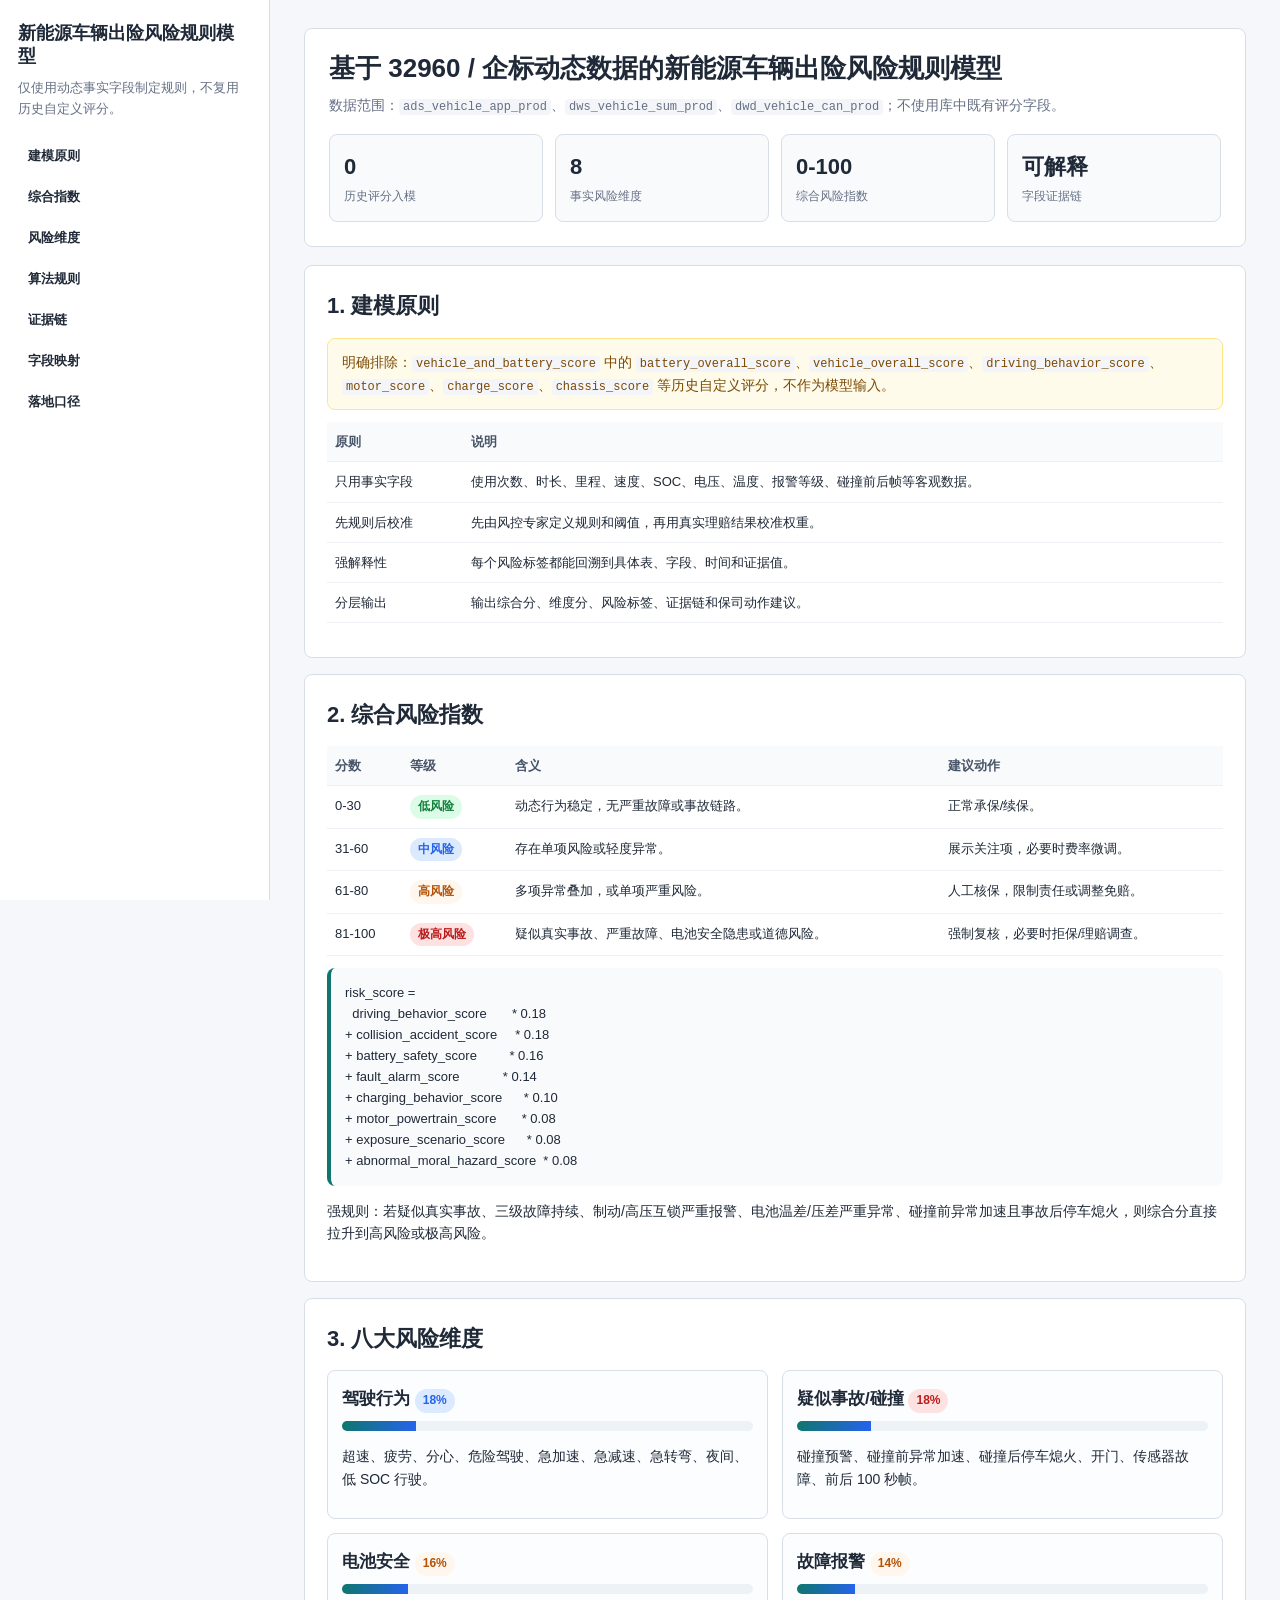
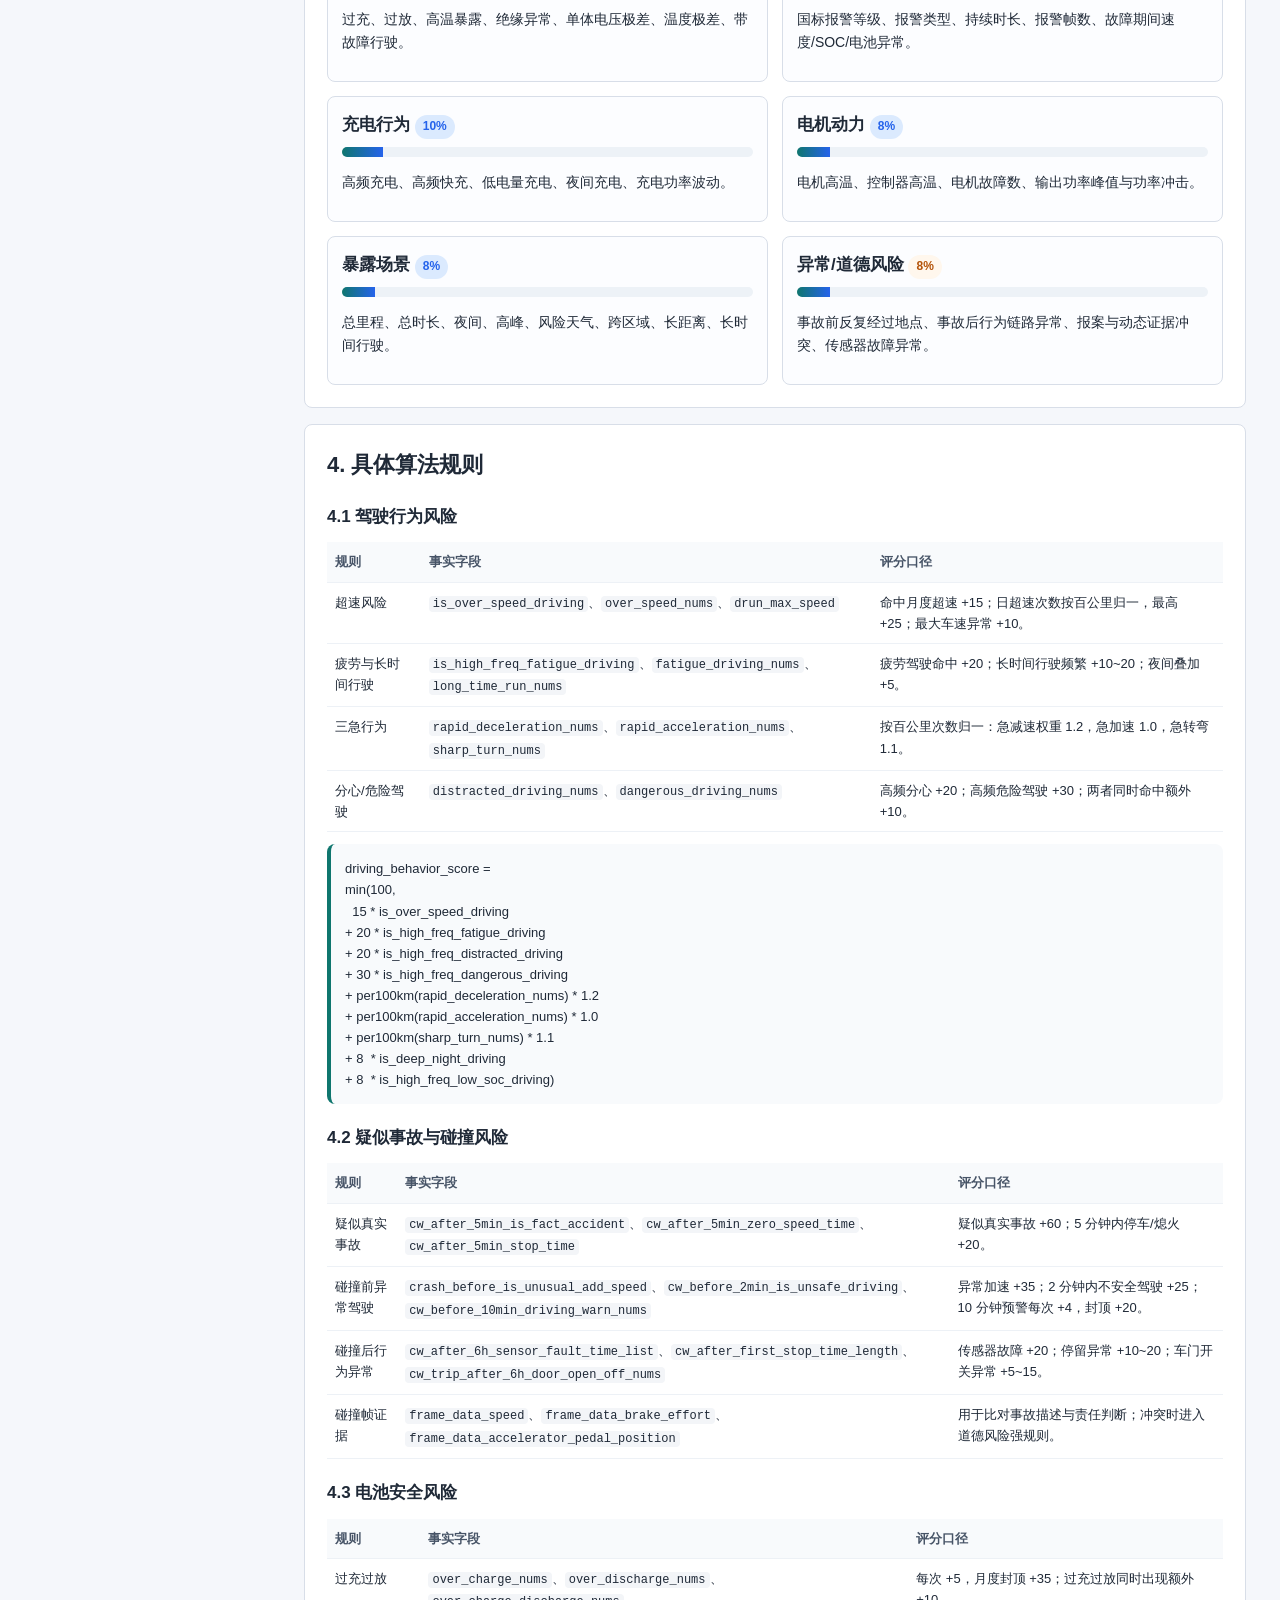
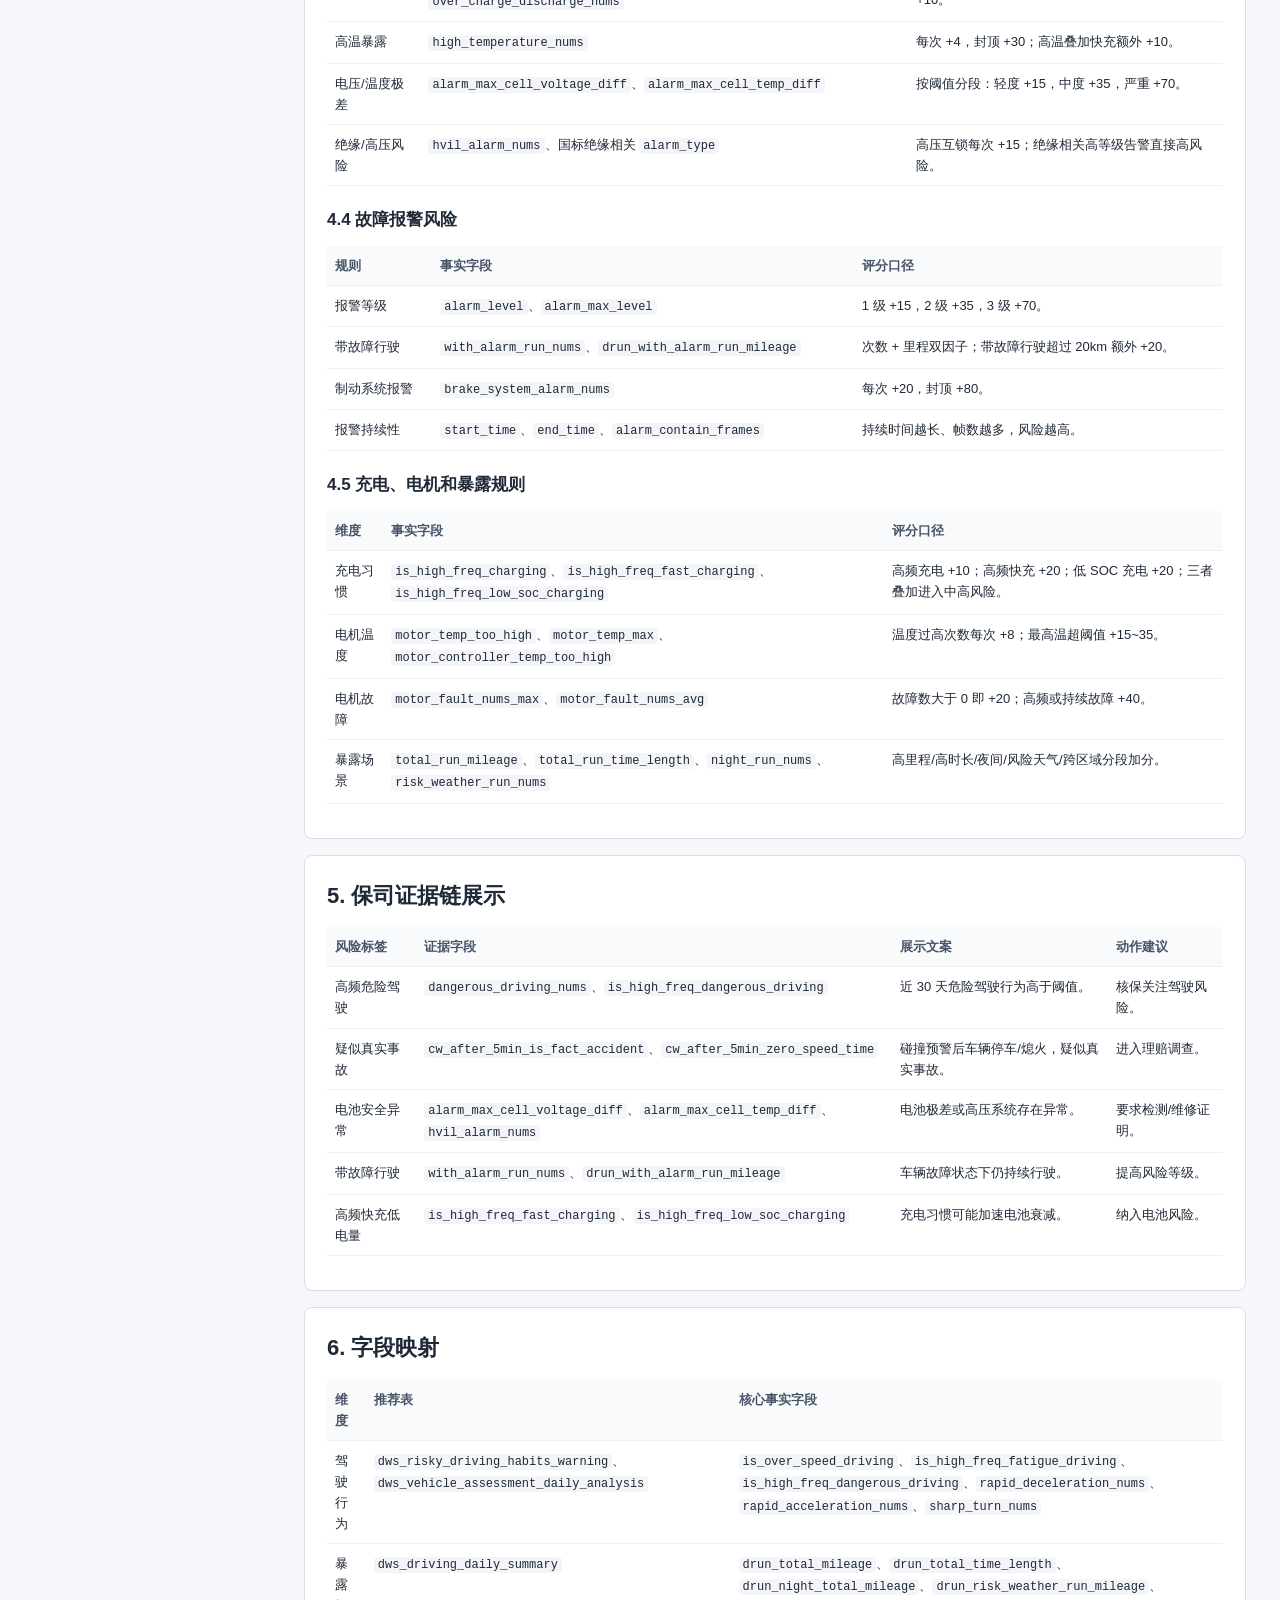
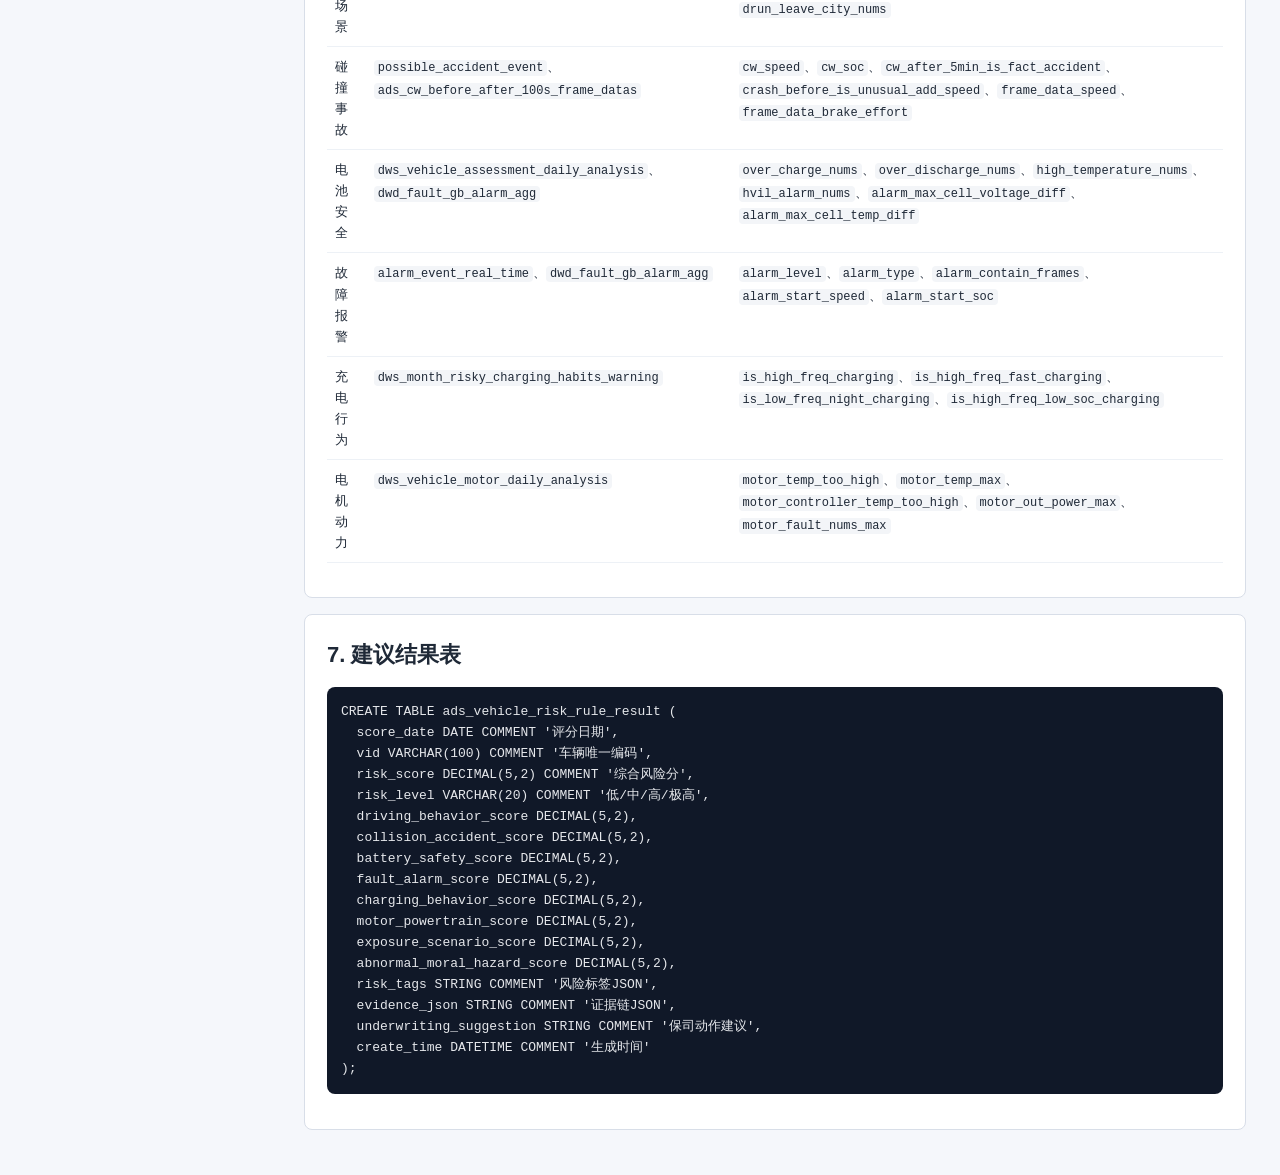
<file: nev_dynamic_risk_rule_model.html>
<!doctype html>
<html lang="zh-CN">
<head>
  <meta charset="utf-8" />
  <meta name="viewport" content="width=device-width, initial-scale=1" />
  <title>新能源车辆出险风险规则模型</title>
  <style>
    :root{--bg:#f5f7fb;--panel:#fff;--ink:#1f2937;--muted:#667085;--line:#d8dee8;--brand:#0f766e;--soft:#e9f7f5;--red:#b91c1c;--amber:#b45309;--blue:#2563eb;--green:#15803d}
    *{box-sizing:border-box}body{margin:0;background:var(--bg);color:var(--ink);font-family:"Segoe UI","Microsoft YaHei",Arial,sans-serif;font-size:14px;line-height:1.62}.layout{display:grid;grid-template-columns:270px 1fr;min-height:100vh}aside{position:sticky;top:0;height:100vh;overflow:auto;background:#fff;border-right:1px solid var(--line);padding:22px 18px}aside h1{font-size:18px;line-height:1.25;margin:0 0 10px}aside p{margin:0 0 18px;color:var(--muted);font-size:13px}nav a{display:block;padding:8px 10px;margin-bottom:4px;border-radius:8px;text-decoration:none;color:var(--ink);font-weight:650;font-size:13px}nav a:hover{background:var(--soft);color:#075e57}main{max-width:1450px;padding:28px 34px 60px}.hero,section{background:var(--panel);border:1px solid var(--line);border-radius:8px}.hero{padding:24px;margin-bottom:18px}.hero h2{margin:0 0 10px;font-size:26px;line-height:1.2}.meta,.lead{color:var(--muted)}section{padding:22px;margin:16px 0}h2{font-size:22px;margin:0 0 14px}h3{font-size:17px;margin:20px 0 8px}.cards{display:grid;grid-template-columns:repeat(4,minmax(0,1fr));gap:12px;margin-top:16px}.card{background:#f8fafc;border:1px solid var(--line);border-radius:8px;padding:14px}.card b{display:block;font-size:22px}.card span{color:var(--muted);font-size:12px}table{width:100%;border-collapse:collapse;margin:12px 0;font-size:13px}th,td{border-bottom:1px solid #edf1f6;padding:9px 8px;text-align:left;vertical-align:top}th{background:#f8fafc;color:#475467}code{font-family:Consolas,Menlo,monospace;background:#f3f5f8;padding:1px 4px;border-radius:4px;font-size:12px}pre,.formula{white-space:pre-wrap;background:#101828;color:#e5e7eb;padding:14px;border-radius:8px;overflow:auto;font-size:13px}.formula{background:#f8fafc;color:#1f2937;border-left:4px solid var(--brand)}.pill{display:inline-block;border-radius:999px;padding:2px 8px;font-size:12px;font-weight:700}.p-high{background:#fee2e2;color:var(--red)}.p-mid{background:#fff7ed;color:var(--amber)}.p-info{background:#dbeafe;color:var(--blue)}.p-low{background:#dcfce7;color:var(--green)}.note{background:#fffbeb;border:1px solid #fde68a;color:#7c4a03;border-radius:8px;padding:12px 14px}.dim-grid{display:grid;grid-template-columns:repeat(2,minmax(0,1fr));gap:14px}.dim{border:1px solid var(--line);border-radius:8px;background:#fcfdff;padding:14px}.dim h3{margin-top:0}.bar{height:10px;background:#edf2f7;border-radius:999px;overflow:hidden;margin:8px 0 10px}.bar i{display:block;height:100%;background:linear-gradient(90deg,#0f766e,#2563eb)}@media(max-width:1000px){.layout{grid-template-columns:1fr}aside{position:static;height:auto}main{padding:18px}.cards,.dim-grid{grid-template-columns:1fr}}
  </style>
</head>
<body>
<div class="layout">
  <aside>
    <h1>新能源车辆出险风险规则模型</h1>
    <p>仅使用动态事实字段制定规则，不复用历史自定义评分。</p>
    <nav>
      <a href="#principle">建模原则</a>
      <a href="#score">综合指数</a>
      <a href="#dimensions">风险维度</a>
      <a href="#rules">算法规则</a>
      <a href="#evidence">证据链</a>
      <a href="#mapping">字段映射</a>
      <a href="#sql">落地口径</a>
    </nav>
  </aside>
  <main>
    <div class="hero">
      <h2>基于 32960 / 企标动态数据的新能源车辆出险风险规则模型</h2>
      <div class="meta">数据范围：<code>ads_vehicle_app_prod</code>、<code>dws_vehicle_sum_prod</code>、<code>dwd_vehicle_can_prod</code>；不使用库中既有评分字段。</div>
      <div class="cards">
        <div class="card"><b>0</b><span>历史评分入模</span></div>
        <div class="card"><b>8</b><span>事实风险维度</span></div>
        <div class="card"><b>0-100</b><span>综合风险指数</span></div>
        <div class="card"><b>可解释</b><span>字段证据链</span></div>
      </div>
    </div>

    <section id="principle">
      <h2>1. 建模原则</h2>
      <div class="note">明确排除：<code>vehicle_and_battery_score</code> 中的 <code>battery_overall_score</code>、<code>vehicle_overall_score</code>、<code>driving_behavior_score</code>、<code>motor_score</code>、<code>charge_score</code>、<code>chassis_score</code> 等历史自定义评分，不作为模型输入。</div>
      <table>
        <thead><tr><th>原则</th><th>说明</th></tr></thead>
        <tbody>
          <tr><td>只用事实字段</td><td>使用次数、时长、里程、速度、SOC、电压、温度、报警等级、碰撞前后帧等客观数据。</td></tr>
          <tr><td>先规则后校准</td><td>先由风控专家定义规则和阈值，再用真实理赔结果校准权重。</td></tr>
          <tr><td>强解释性</td><td>每个风险标签都能回溯到具体表、字段、时间和证据值。</td></tr>
          <tr><td>分层输出</td><td>输出综合分、维度分、风险标签、证据链和保司动作建议。</td></tr>
        </tbody>
      </table>
    </section>

    <section id="score">
      <h2>2. 综合风险指数</h2>
      <table>
        <thead><tr><th>分数</th><th>等级</th><th>含义</th><th>建议动作</th></tr></thead>
        <tbody>
          <tr><td>0-30</td><td><span class="pill p-low">低风险</span></td><td>动态行为稳定，无严重故障或事故链路。</td><td>正常承保/续保。</td></tr>
          <tr><td>31-60</td><td><span class="pill p-info">中风险</span></td><td>存在单项风险或轻度异常。</td><td>展示关注项，必要时费率微调。</td></tr>
          <tr><td>61-80</td><td><span class="pill p-mid">高风险</span></td><td>多项异常叠加，或单项严重风险。</td><td>人工核保，限制责任或调整免赔。</td></tr>
          <tr><td>81-100</td><td><span class="pill p-high">极高风险</span></td><td>疑似真实事故、严重故障、电池安全隐患或道德风险。</td><td>强制复核，必要时拒保/理赔调查。</td></tr>
        </tbody>
      </table>
      <div class="formula">risk_score =
  driving_behavior_score       * 0.18
+ collision_accident_score     * 0.18
+ battery_safety_score         * 0.16
+ fault_alarm_score            * 0.14
+ charging_behavior_score      * 0.10
+ motor_powertrain_score       * 0.08
+ exposure_scenario_score      * 0.08
+ abnormal_moral_hazard_score  * 0.08</div>
      <p>强规则：若疑似真实事故、三级故障持续、制动/高压互锁严重报警、电池温差/压差严重异常、碰撞前异常加速且事故后停车熄火，则综合分直接拉升到高风险或极高风险。</p>
    </section>

    <section id="dimensions">
      <h2>3. 八大风险维度</h2>
      <div class="dim-grid">
        <div class="dim"><h3>驾驶行为 <span class="pill p-info">18%</span></h3><div class="bar"><i style="width:18%"></i></div><p>超速、疲劳、分心、危险驾驶、急加速、急减速、急转弯、夜间、低 SOC 行驶。</p></div>
        <div class="dim"><h3>疑似事故/碰撞 <span class="pill p-high">18%</span></h3><div class="bar"><i style="width:18%"></i></div><p>碰撞预警、碰撞前异常加速、碰撞后停车熄火、开门、传感器故障、前后 100 秒帧。</p></div>
        <div class="dim"><h3>电池安全 <span class="pill p-mid">16%</span></h3><div class="bar"><i style="width:16%"></i></div><p>过充、过放、高温暴露、绝缘异常、单体电压极差、温度极差、带故障行驶。</p></div>
        <div class="dim"><h3>故障报警 <span class="pill p-mid">14%</span></h3><div class="bar"><i style="width:14%"></i></div><p>国标报警等级、报警类型、持续时长、报警帧数、故障期间速度/SOC/电池异常。</p></div>
        <div class="dim"><h3>充电行为 <span class="pill p-info">10%</span></h3><div class="bar"><i style="width:10%"></i></div><p>高频充电、高频快充、低电量充电、夜间充电、充电功率波动。</p></div>
        <div class="dim"><h3>电机动力 <span class="pill p-info">8%</span></h3><div class="bar"><i style="width:8%"></i></div><p>电机高温、控制器高温、电机故障数、输出功率峰值与功率冲击。</p></div>
        <div class="dim"><h3>暴露场景 <span class="pill p-info">8%</span></h3><div class="bar"><i style="width:8%"></i></div><p>总里程、总时长、夜间、高峰、风险天气、跨区域、长距离、长时间行驶。</p></div>
        <div class="dim"><h3>异常/道德风险 <span class="pill p-mid">8%</span></h3><div class="bar"><i style="width:8%"></i></div><p>事故前反复经过地点、事故后行为链路异常、报案与动态证据冲突、传感器故障异常。</p></div>
      </div>
    </section>

    <section id="rules">
      <h2>4. 具体算法规则</h2>
      <h3>4.1 驾驶行为风险</h3>
      <table>
        <thead><tr><th>规则</th><th>事实字段</th><th>评分口径</th></tr></thead>
        <tbody>
          <tr><td>超速风险</td><td><code>is_over_speed_driving</code>、<code>over_speed_nums</code>、<code>drun_max_speed</code></td><td>命中月度超速 +15；日超速次数按百公里归一，最高 +25；最大车速异常 +10。</td></tr>
          <tr><td>疲劳与长时间行驶</td><td><code>is_high_freq_fatigue_driving</code>、<code>fatigue_driving_nums</code>、<code>long_time_run_nums</code></td><td>疲劳驾驶命中 +20；长时间行驶频繁 +10~20；夜间叠加 +5。</td></tr>
          <tr><td>三急行为</td><td><code>rapid_deceleration_nums</code>、<code>rapid_acceleration_nums</code>、<code>sharp_turn_nums</code></td><td>按百公里次数归一：急减速权重 1.2，急加速 1.0，急转弯 1.1。</td></tr>
          <tr><td>分心/危险驾驶</td><td><code>distracted_driving_nums</code>、<code>dangerous_driving_nums</code></td><td>高频分心 +20；高频危险驾驶 +30；两者同时命中额外 +10。</td></tr>
        </tbody>
      </table>
      <div class="formula">driving_behavior_score =
min(100,
  15 * is_over_speed_driving
+ 20 * is_high_freq_fatigue_driving
+ 20 * is_high_freq_distracted_driving
+ 30 * is_high_freq_dangerous_driving
+ per100km(rapid_deceleration_nums) * 1.2
+ per100km(rapid_acceleration_nums) * 1.0
+ per100km(sharp_turn_nums) * 1.1
+ 8  * is_deep_night_driving
+ 8  * is_high_freq_low_soc_driving)</div>

      <h3>4.2 疑似事故与碰撞风险</h3>
      <table>
        <thead><tr><th>规则</th><th>事实字段</th><th>评分口径</th></tr></thead>
        <tbody>
          <tr><td>疑似真实事故</td><td><code>cw_after_5min_is_fact_accident</code>、<code>cw_after_5min_zero_speed_time</code>、<code>cw_after_5min_stop_time</code></td><td>疑似真实事故 +60；5 分钟内停车/熄火 +20。</td></tr>
          <tr><td>碰撞前异常驾驶</td><td><code>crash_before_is_unusual_add_speed</code>、<code>cw_before_2min_is_unsafe_driving</code>、<code>cw_before_10min_driving_warn_nums</code></td><td>异常加速 +35；2 分钟内不安全驾驶 +25；10 分钟预警每次 +4，封顶 +20。</td></tr>
          <tr><td>碰撞后行为异常</td><td><code>cw_after_6h_sensor_fault_time_list</code>、<code>cw_after_first_stop_time_length</code>、<code>cw_trip_after_6h_door_open_off_nums</code></td><td>传感器故障 +20；停留异常 +10~20；车门开关异常 +5~15。</td></tr>
          <tr><td>碰撞帧证据</td><td><code>frame_data_speed</code>、<code>frame_data_brake_effort</code>、<code>frame_data_accelerator_pedal_position</code></td><td>用于比对事故描述与责任判断；冲突时进入道德风险强规则。</td></tr>
        </tbody>
      </table>

      <h3>4.3 电池安全风险</h3>
      <table>
        <thead><tr><th>规则</th><th>事实字段</th><th>评分口径</th></tr></thead>
        <tbody>
          <tr><td>过充过放</td><td><code>over_charge_nums</code>、<code>over_discharge_nums</code>、<code>over_charge_discharge_nums</code></td><td>每次 +5，月度封顶 +35；过充过放同时出现额外 +10。</td></tr>
          <tr><td>高温暴露</td><td><code>high_temperature_nums</code></td><td>每次 +4，封顶 +30；高温叠加快充额外 +10。</td></tr>
          <tr><td>电压/温度极差</td><td><code>alarm_max_cell_voltage_diff</code>、<code>alarm_max_cell_temp_diff</code></td><td>按阈值分段：轻度 +15，中度 +35，严重 +70。</td></tr>
          <tr><td>绝缘/高压风险</td><td><code>hvil_alarm_nums</code>、国标绝缘相关 <code>alarm_type</code></td><td>高压互锁每次 +15；绝缘相关高等级告警直接高风险。</td></tr>
        </tbody>
      </table>

      <h3>4.4 故障报警风险</h3>
      <table>
        <thead><tr><th>规则</th><th>事实字段</th><th>评分口径</th></tr></thead>
        <tbody>
          <tr><td>报警等级</td><td><code>alarm_level</code>、<code>alarm_max_level</code></td><td>1 级 +15，2 级 +35，3 级 +70。</td></tr>
          <tr><td>带故障行驶</td><td><code>with_alarm_run_nums</code>、<code>drun_with_alarm_run_mileage</code></td><td>次数 + 里程双因子；带故障行驶超过 20km 额外 +20。</td></tr>
          <tr><td>制动系统报警</td><td><code>brake_system_alarm_nums</code></td><td>每次 +20，封顶 +80。</td></tr>
          <tr><td>报警持续性</td><td><code>start_time</code>、<code>end_time</code>、<code>alarm_contain_frames</code></td><td>持续时间越长、帧数越多，风险越高。</td></tr>
        </tbody>
      </table>

      <h3>4.5 充电、电机和暴露规则</h3>
      <table>
        <thead><tr><th>维度</th><th>事实字段</th><th>评分口径</th></tr></thead>
        <tbody>
          <tr><td>充电习惯</td><td><code>is_high_freq_charging</code>、<code>is_high_freq_fast_charging</code>、<code>is_high_freq_low_soc_charging</code></td><td>高频充电 +10；高频快充 +20；低 SOC 充电 +20；三者叠加进入中高风险。</td></tr>
          <tr><td>电机温度</td><td><code>motor_temp_too_high</code>、<code>motor_temp_max</code>、<code>motor_controller_temp_too_high</code></td><td>温度过高次数每次 +8；最高温超阈值 +15~35。</td></tr>
          <tr><td>电机故障</td><td><code>motor_fault_nums_max</code>、<code>motor_fault_nums_avg</code></td><td>故障数大于 0 即 +20；高频或持续故障 +40。</td></tr>
          <tr><td>暴露场景</td><td><code>total_run_mileage</code>、<code>total_run_time_length</code>、<code>night_run_nums</code>、<code>risk_weather_run_nums</code></td><td>高里程/高时长/夜间/风险天气/跨区域分段加分。</td></tr>
        </tbody>
      </table>
    </section>

    <section id="evidence">
      <h2>5. 保司证据链展示</h2>
      <table>
        <thead><tr><th>风险标签</th><th>证据字段</th><th>展示文案</th><th>动作建议</th></tr></thead>
        <tbody>
          <tr><td>高频危险驾驶</td><td><code>dangerous_driving_nums</code>、<code>is_high_freq_dangerous_driving</code></td><td>近 30 天危险驾驶行为高于阈值。</td><td>核保关注驾驶风险。</td></tr>
          <tr><td>疑似真实事故</td><td><code>cw_after_5min_is_fact_accident</code>、<code>cw_after_5min_zero_speed_time</code></td><td>碰撞预警后车辆停车/熄火，疑似真实事故。</td><td>进入理赔调查。</td></tr>
          <tr><td>电池安全异常</td><td><code>alarm_max_cell_voltage_diff</code>、<code>alarm_max_cell_temp_diff</code>、<code>hvil_alarm_nums</code></td><td>电池极差或高压系统存在异常。</td><td>要求检测/维修证明。</td></tr>
          <tr><td>带故障行驶</td><td><code>with_alarm_run_nums</code>、<code>drun_with_alarm_run_mileage</code></td><td>车辆故障状态下仍持续行驶。</td><td>提高风险等级。</td></tr>
          <tr><td>高频快充低电量</td><td><code>is_high_freq_fast_charging</code>、<code>is_high_freq_low_soc_charging</code></td><td>充电习惯可能加速电池衰减。</td><td>纳入电池风险。</td></tr>
        </tbody>
      </table>
    </section>

    <section id="mapping">
      <h2>6. 字段映射</h2>
      <table>
        <thead><tr><th>维度</th><th>推荐表</th><th>核心事实字段</th></tr></thead>
        <tbody>
          <tr><td>驾驶行为</td><td><code>dws_risky_driving_habits_warning</code>、<code>dws_vehicle_assessment_daily_analysis</code></td><td><code>is_over_speed_driving</code>、<code>is_high_freq_fatigue_driving</code>、<code>is_high_freq_dangerous_driving</code>、<code>rapid_deceleration_nums</code>、<code>rapid_acceleration_nums</code>、<code>sharp_turn_nums</code></td></tr>
          <tr><td>暴露场景</td><td><code>dws_driving_daily_summary</code></td><td><code>drun_total_mileage</code>、<code>drun_total_time_length</code>、<code>drun_night_total_mileage</code>、<code>drun_risk_weather_run_mileage</code>、<code>drun_leave_city_nums</code></td></tr>
          <tr><td>碰撞事故</td><td><code>possible_accident_event</code>、<code>ads_cw_before_after_100s_frame_datas</code></td><td><code>cw_speed</code>、<code>cw_soc</code>、<code>cw_after_5min_is_fact_accident</code>、<code>crash_before_is_unusual_add_speed</code>、<code>frame_data_speed</code>、<code>frame_data_brake_effort</code></td></tr>
          <tr><td>电池安全</td><td><code>dws_vehicle_assessment_daily_analysis</code>、<code>dwd_fault_gb_alarm_agg</code></td><td><code>over_charge_nums</code>、<code>over_discharge_nums</code>、<code>high_temperature_nums</code>、<code>hvil_alarm_nums</code>、<code>alarm_max_cell_voltage_diff</code>、<code>alarm_max_cell_temp_diff</code></td></tr>
          <tr><td>故障报警</td><td><code>alarm_event_real_time</code>、<code>dwd_fault_gb_alarm_agg</code></td><td><code>alarm_level</code>、<code>alarm_type</code>、<code>alarm_contain_frames</code>、<code>alarm_start_speed</code>、<code>alarm_start_soc</code></td></tr>
          <tr><td>充电行为</td><td><code>dws_month_risky_charging_habits_warning</code></td><td><code>is_high_freq_charging</code>、<code>is_high_freq_fast_charging</code>、<code>is_low_freq_night_charging</code>、<code>is_high_freq_low_soc_charging</code></td></tr>
          <tr><td>电机动力</td><td><code>dws_vehicle_motor_daily_analysis</code></td><td><code>motor_temp_too_high</code>、<code>motor_temp_max</code>、<code>motor_controller_temp_too_high</code>、<code>motor_out_power_max</code>、<code>motor_fault_nums_max</code></td></tr>
        </tbody>
      </table>
    </section>

    <section id="sql">
      <h2>7. 建议结果表</h2>
      <pre>CREATE TABLE ads_vehicle_risk_rule_result (
  score_date DATE COMMENT '评分日期',
  vid VARCHAR(100) COMMENT '车辆唯一编码',
  risk_score DECIMAL(5,2) COMMENT '综合风险分',
  risk_level VARCHAR(20) COMMENT '低/中/高/极高',
  driving_behavior_score DECIMAL(5,2),
  collision_accident_score DECIMAL(5,2),
  battery_safety_score DECIMAL(5,2),
  fault_alarm_score DECIMAL(5,2),
  charging_behavior_score DECIMAL(5,2),
  motor_powertrain_score DECIMAL(5,2),
  exposure_scenario_score DECIMAL(5,2),
  abnormal_moral_hazard_score DECIMAL(5,2),
  risk_tags STRING COMMENT '风险标签JSON',
  evidence_json STRING COMMENT '证据链JSON',
  underwriting_suggestion STRING COMMENT '保司动作建议',
  create_time DATETIME COMMENT '生成时间'
);</pre>
    </section>
  </main>
</div>
</body>
</html>
</file>
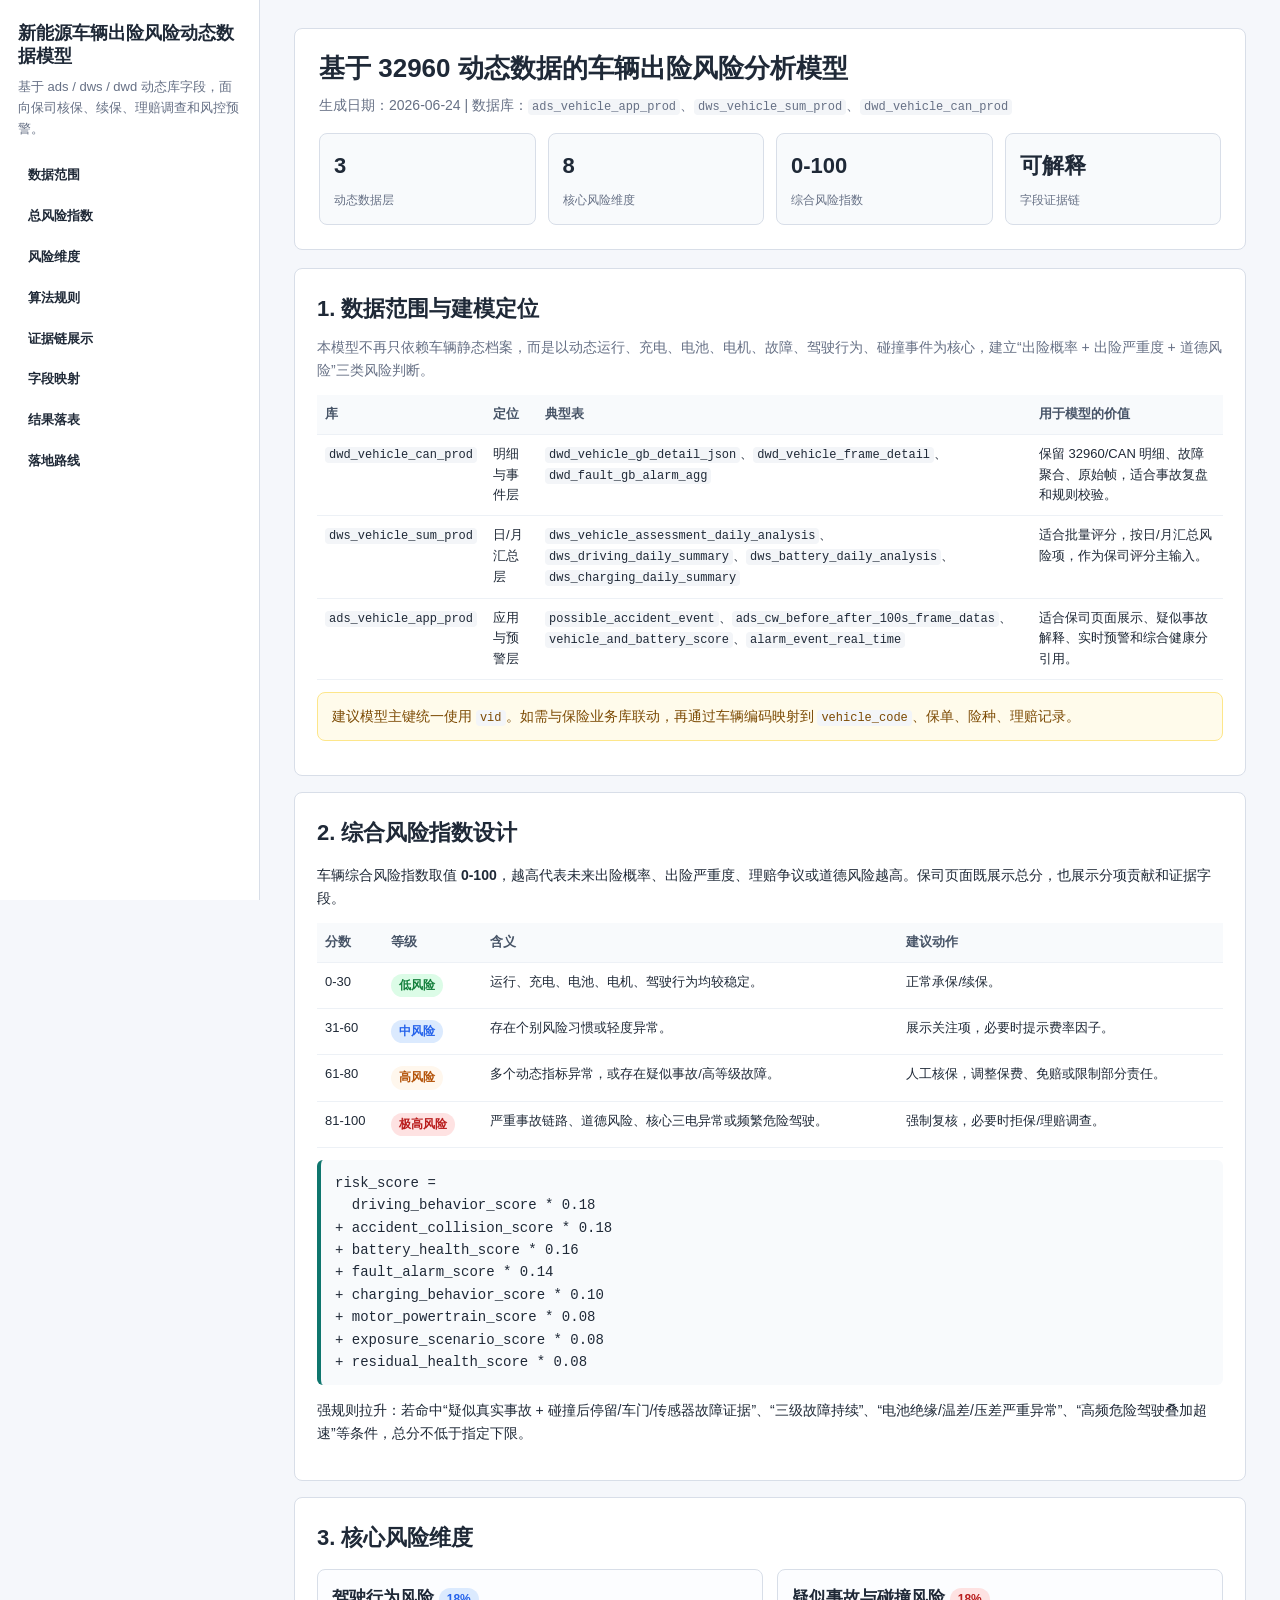
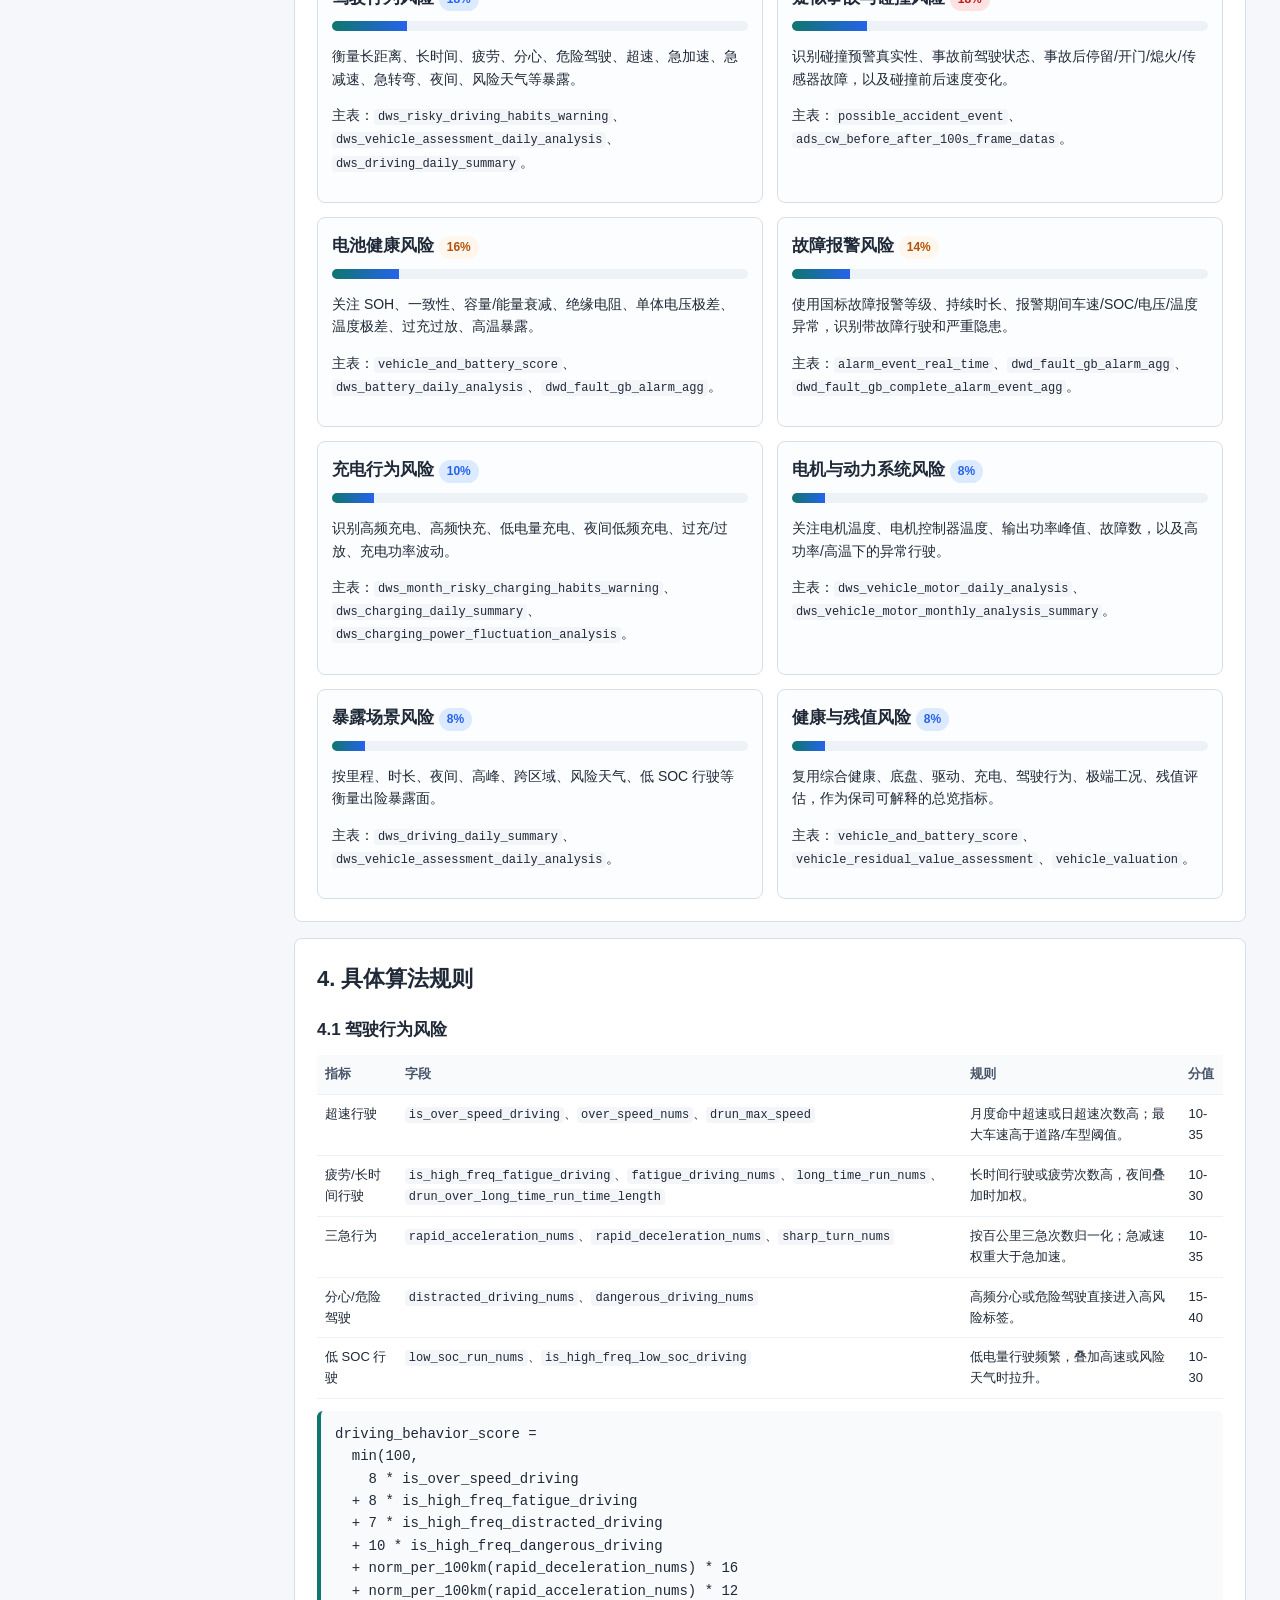
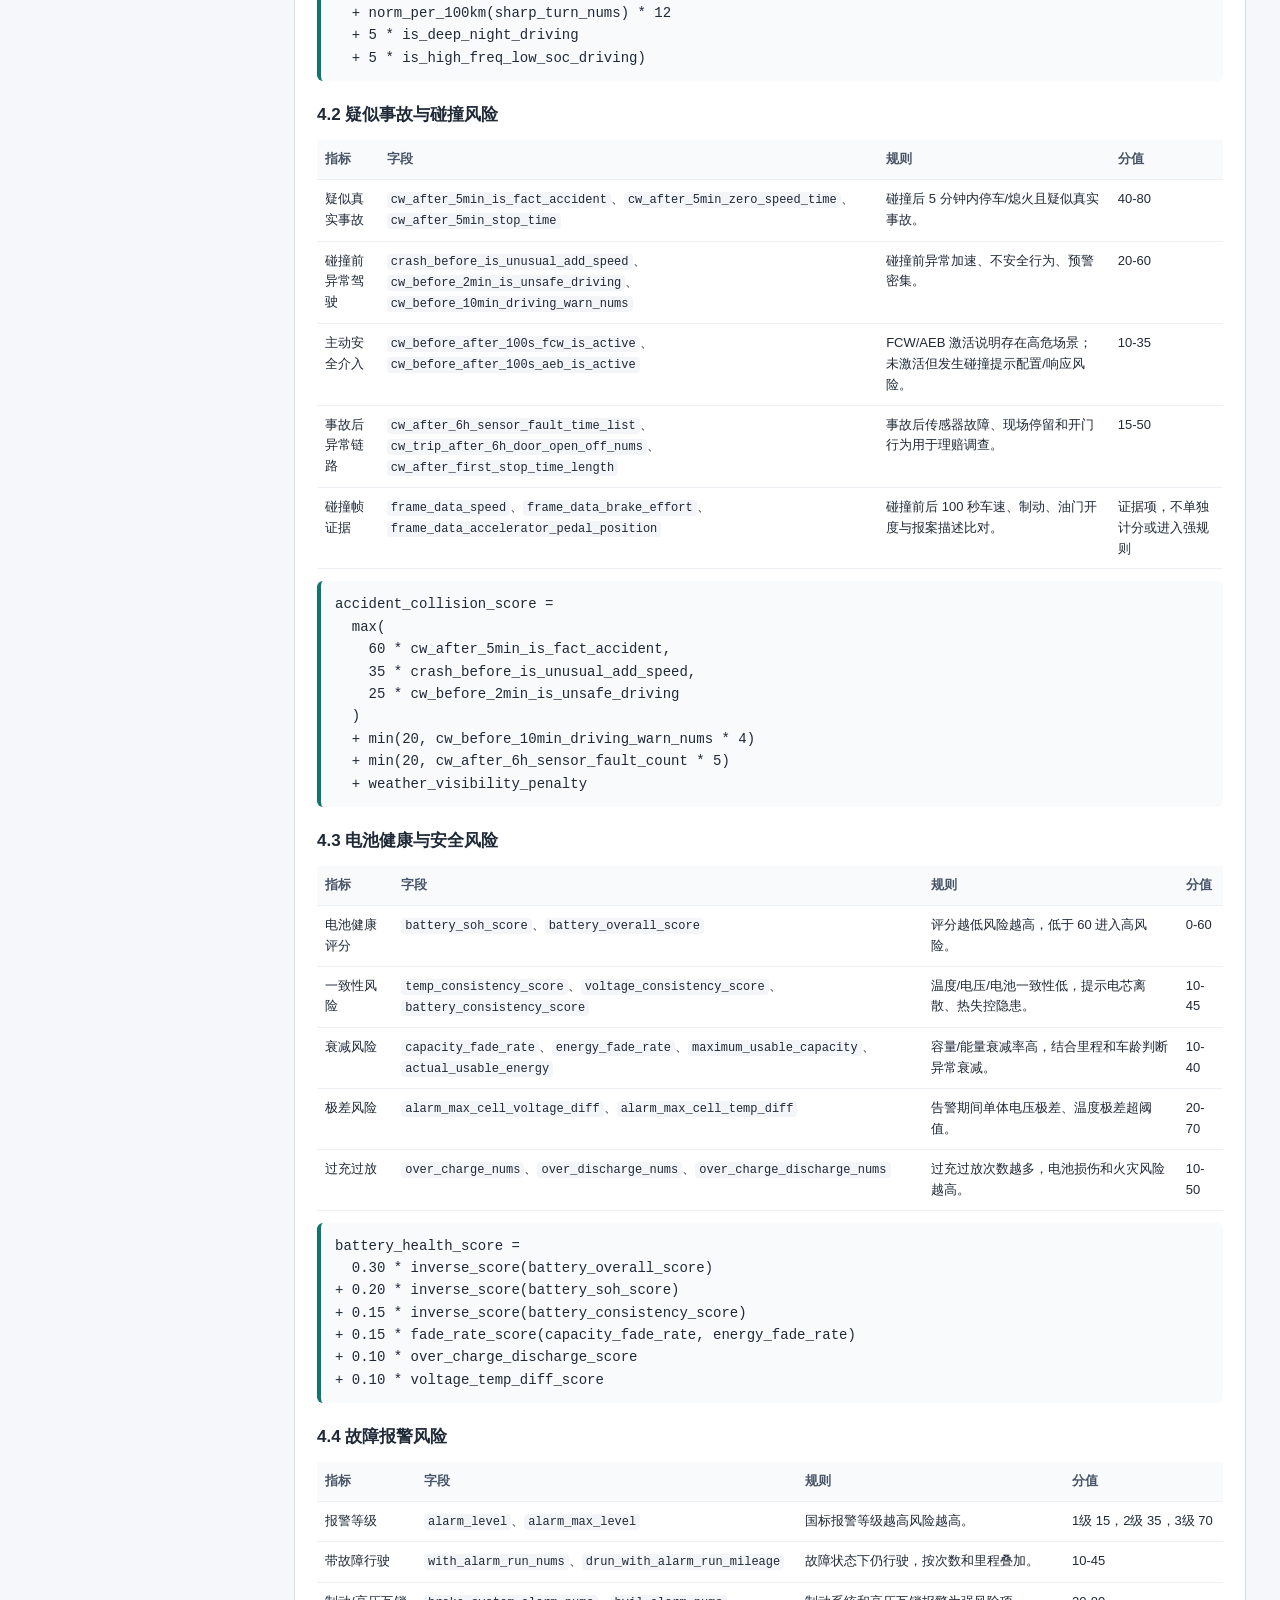
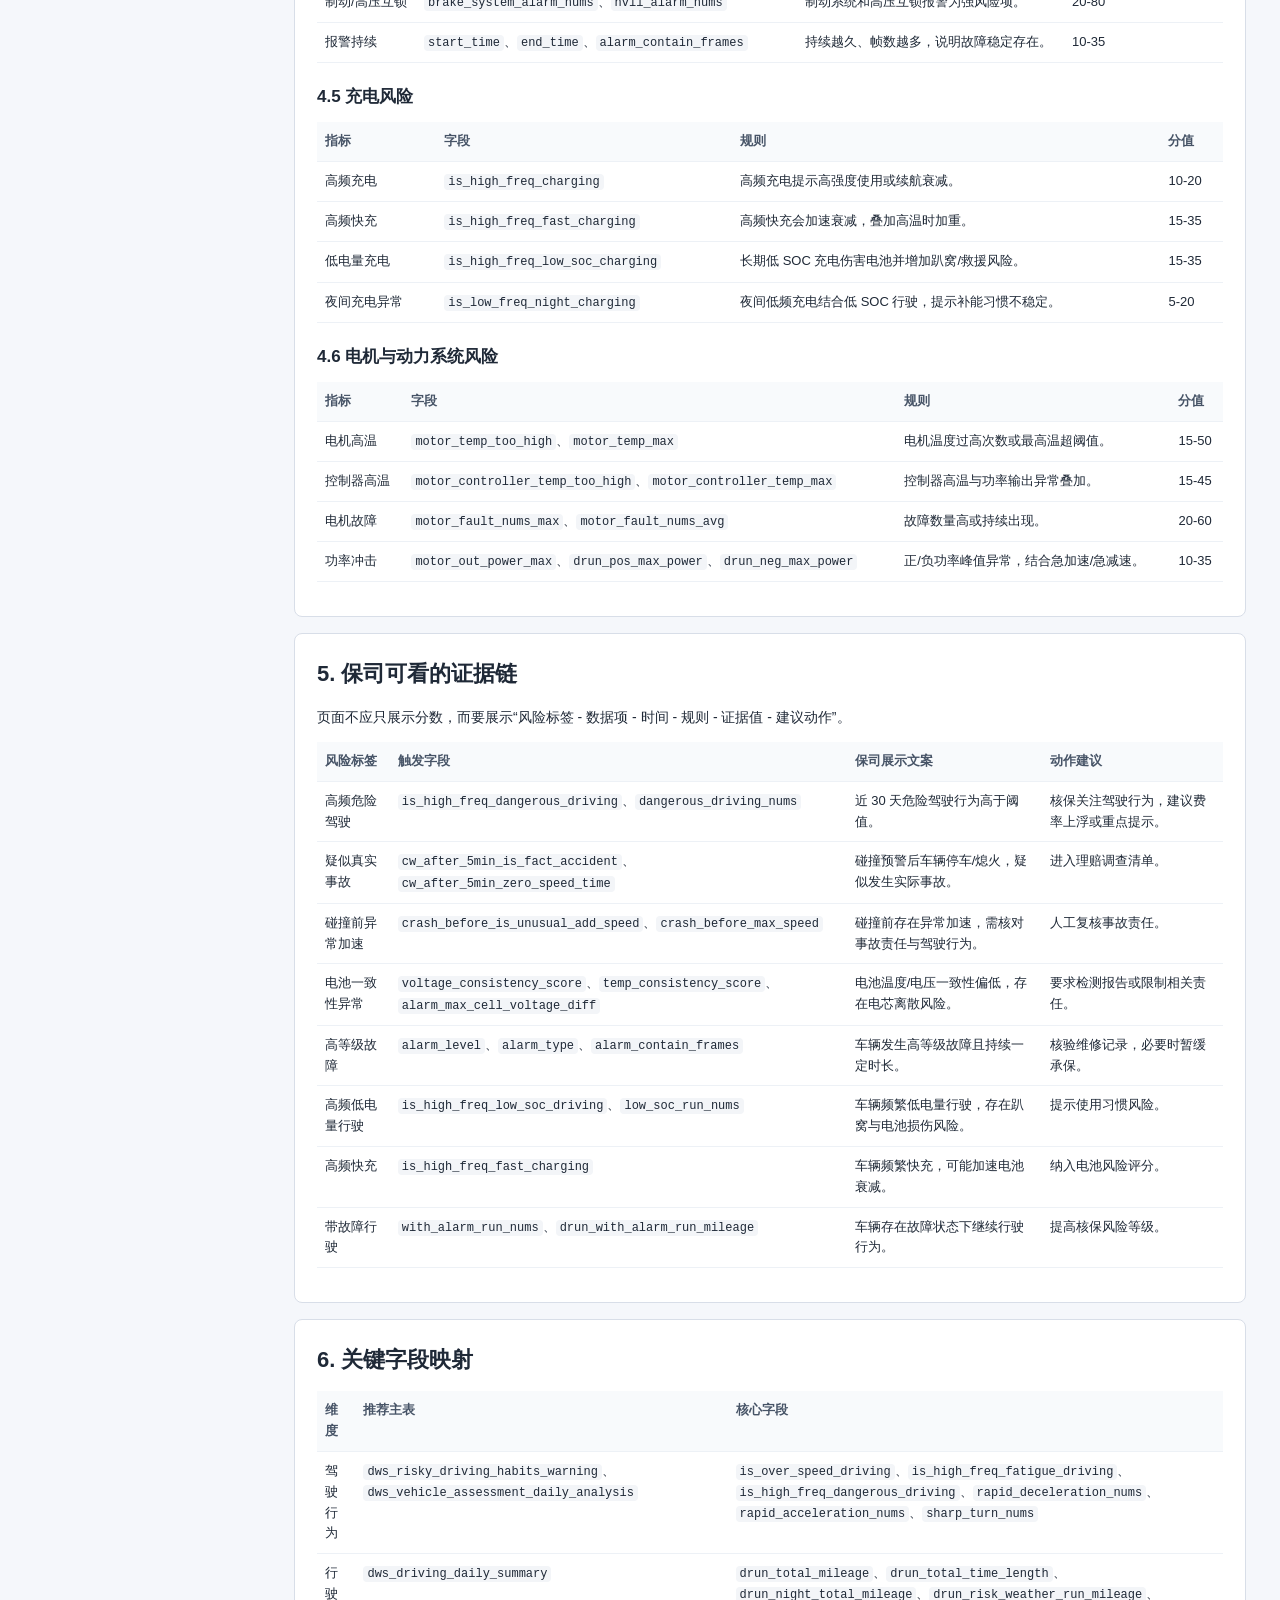
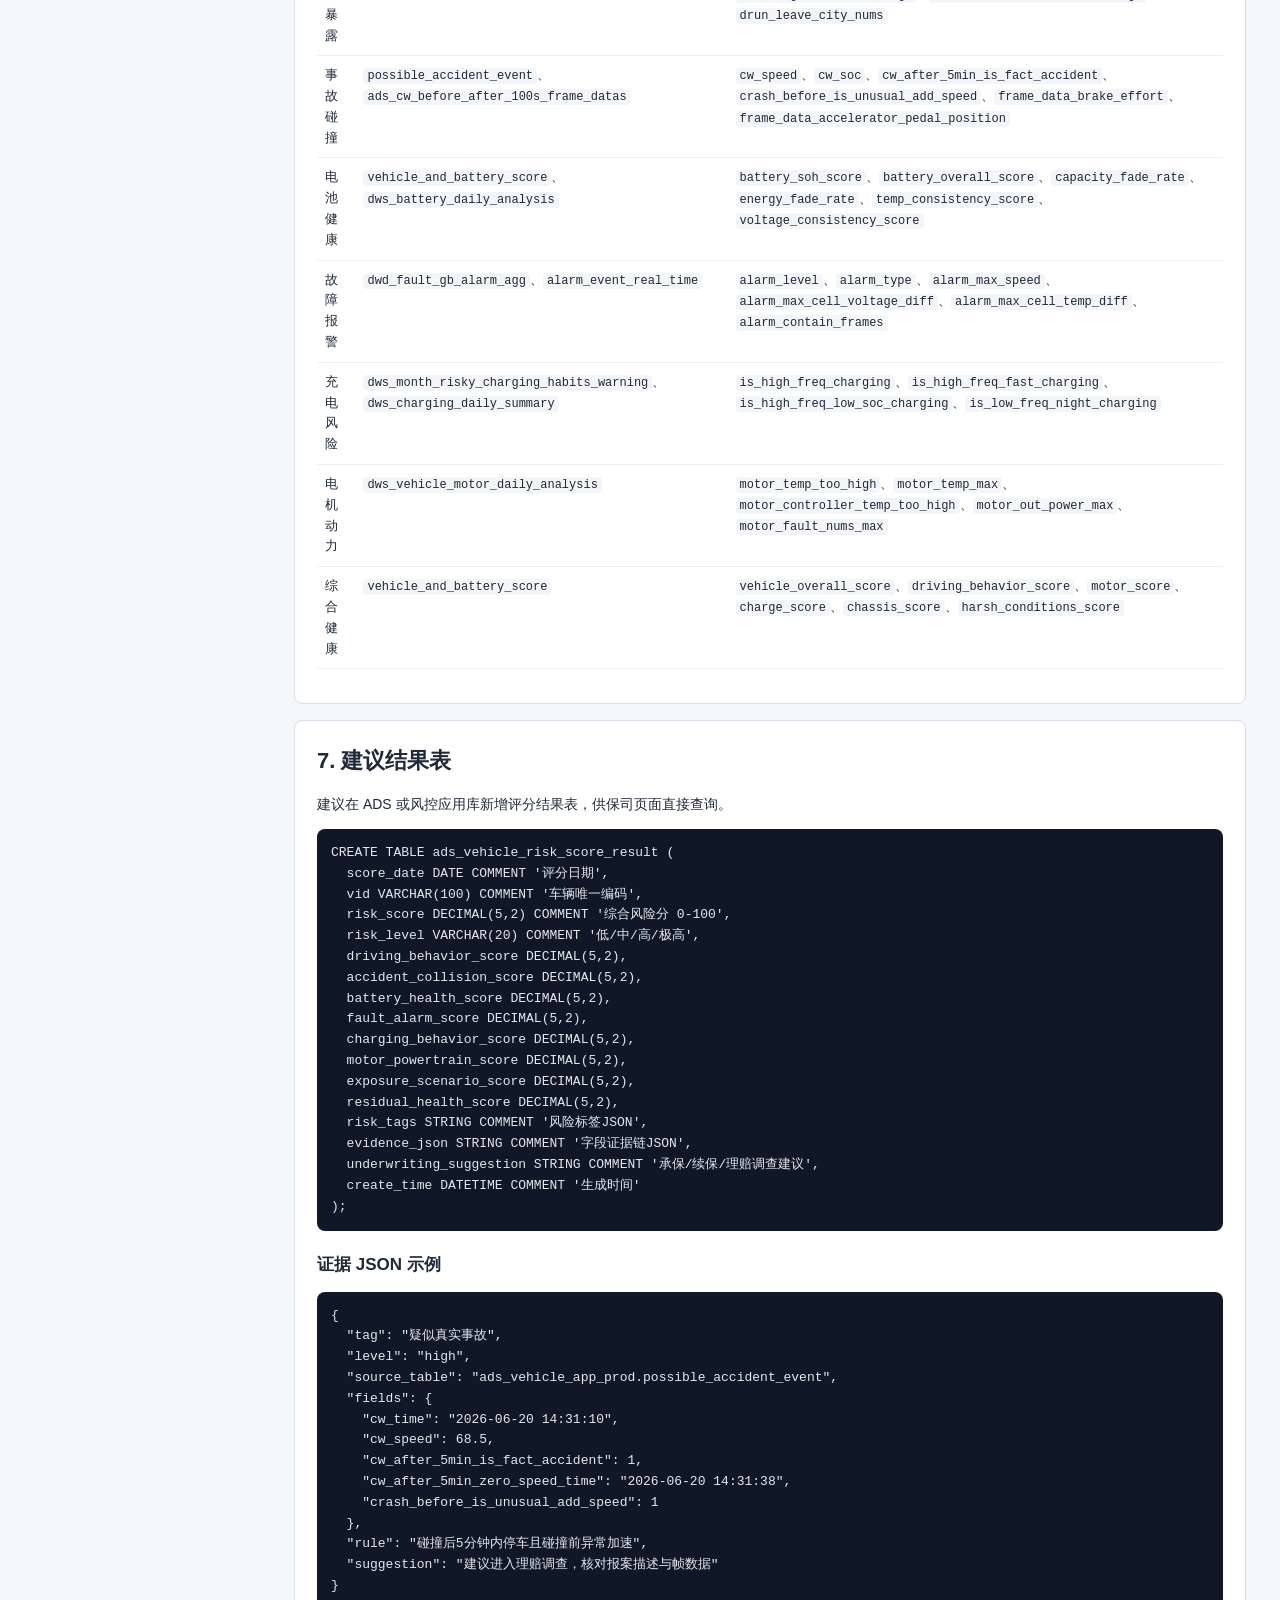
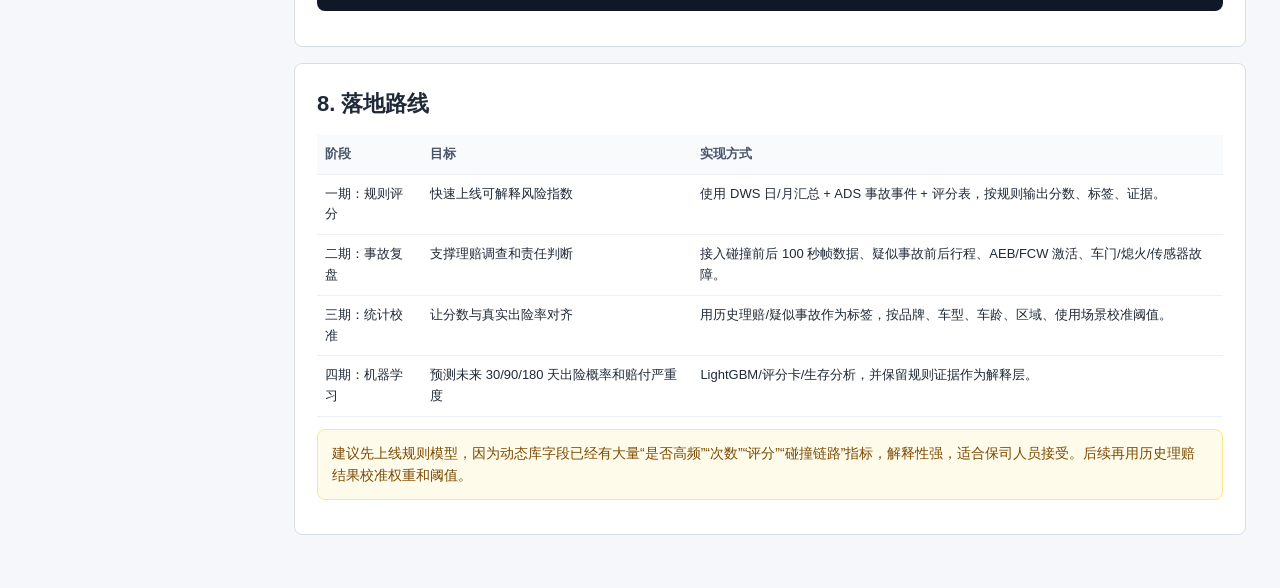
<file: 新能源车辆出险风险动态数据模型.html>
<!doctype html>
<html lang="zh-CN">
<head>
  <meta charset="utf-8" />
  <meta name="viewport" content="width=device-width, initial-scale=1" />
  <title>新能源车辆出险风险动态数据模型</title>
  <style>
    :root {
      --bg: #f5f7fb;
      --panel: #ffffff;
      --ink: #1f2937;
      --muted: #667085;
      --line: #d8dee8;
      --brand: #0f766e;
      --brand-soft: #e9f7f5;
      --blue: #2563eb;
      --amber: #b45309;
      --red: #b91c1c;
      --green: #15803d;
    }
    * { box-sizing: border-box; }
    body {
      margin: 0;
      background: var(--bg);
      color: var(--ink);
      font-family: "Segoe UI", "Microsoft YaHei", Arial, sans-serif;
      line-height: 1.6;
      font-size: 14px;
    }
    .layout {
      display: grid;
      grid-template-columns: 260px 1fr;
      min-height: 100vh;
    }
    aside {
      position: sticky;
      top: 0;
      height: 100vh;
      overflow: auto;
      background: #fff;
      border-right: 1px solid var(--line);
      padding: 22px 18px;
    }
    aside h1 {
      font-size: 18px;
      line-height: 1.25;
      margin: 0 0 10px;
    }
    aside p {
      margin: 0 0 18px;
      color: var(--muted);
      font-size: 13px;
    }
    nav a {
      display: block;
      color: var(--ink);
      text-decoration: none;
      padding: 8px 10px;
      border-radius: 8px;
      margin-bottom: 4px;
      font-weight: 600;
      font-size: 13px;
    }
    nav a:hover { background: var(--brand-soft); color: #075e57; }
    main {
      padding: 28px 34px 60px;
      max-width: 1440px;
    }
    .hero {
      background: #fff;
      border: 1px solid var(--line);
      border-radius: 8px;
      padding: 24px;
      margin-bottom: 18px;
    }
    .hero h2 {
      margin: 0 0 10px;
      font-size: 26px;
      line-height: 1.2;
    }
    .hero .meta { color: var(--muted); }
    .cards {
      display: grid;
      grid-template-columns: repeat(4, minmax(0, 1fr));
      gap: 12px;
      margin: 16px 0 0;
    }
    .card {
      background: #f8fafc;
      border: 1px solid var(--line);
      border-radius: 8px;
      padding: 14px;
    }
    .card b {
      display: block;
      font-size: 22px;
      margin-bottom: 4px;
    }
    .card span { color: var(--muted); font-size: 12px; }
    section {
      background: var(--panel);
      border: 1px solid var(--line);
      border-radius: 8px;
      padding: 22px;
      margin: 16px 0;
    }
    h2 {
      margin: 0 0 14px;
      font-size: 22px;
    }
    h3 {
      margin: 20px 0 8px;
      font-size: 17px;
    }
    .lead { color: var(--muted); margin-top: -4px; }
    table {
      width: 100%;
      border-collapse: collapse;
      margin: 12px 0;
      font-size: 13px;
    }
    th, td {
      border-bottom: 1px solid #edf1f6;
      padding: 9px 8px;
      text-align: left;
      vertical-align: top;
    }
    th {
      background: #f8fafc;
      color: #475467;
      font-weight: 700;
    }
    code {
      font-family: Consolas, Menlo, monospace;
      background: #f3f5f8;
      padding: 1px 4px;
      border-radius: 4px;
      font-size: 12px;
    }
    pre {
      white-space: pre-wrap;
      background: #101828;
      color: #e5e7eb;
      padding: 14px;
      border-radius: 8px;
      overflow: auto;
      font-size: 13px;
    }
    .pill {
      display: inline-block;
      border-radius: 999px;
      padding: 2px 8px;
      font-size: 12px;
      font-weight: 700;
      margin: 2px 4px 2px 0;
    }
    .p-high { background: #fee2e2; color: var(--red); }
    .p-mid { background: #fff7ed; color: var(--amber); }
    .p-low { background: #dcfce7; color: var(--green); }
    .p-info { background: #dbeafe; color: var(--blue); }
    .formula {
      background: #f8fafc;
      border-left: 4px solid var(--brand);
      padding: 12px 14px;
      margin: 12px 0;
      border-radius: 6px;
      font-family: Consolas, Menlo, monospace;
      white-space: pre-wrap;
    }
    .dim-grid {
      display: grid;
      grid-template-columns: repeat(2, minmax(0, 1fr));
      gap: 14px;
    }
    .dim {
      border: 1px solid var(--line);
      border-radius: 8px;
      padding: 14px;
      background: #fcfdff;
    }
    .dim h3 { margin-top: 0; }
    .bar {
      height: 10px;
      background: #edf2f7;
      border-radius: 999px;
      overflow: hidden;
      margin: 8px 0 10px;
    }
    .bar i {
      display: block;
      height: 100%;
      background: linear-gradient(90deg, #0f766e, #2563eb);
    }
    .note {
      background: #fffbeb;
      border: 1px solid #fde68a;
      color: #7c4a03;
      border-radius: 8px;
      padding: 12px 14px;
      margin: 12px 0;
    }
    @media (max-width: 1000px) {
      .layout { grid-template-columns: 1fr; }
      aside { position: static; height: auto; }
      main { padding: 18px; }
      .cards, .dim-grid { grid-template-columns: 1fr; }
    }
  </style>
</head>
<body>
<div class="layout">
  <aside>
    <h1>新能源车辆出险风险动态数据模型</h1>
    <p>基于 ads / dws / dwd 动态库字段，面向保司核保、续保、理赔调查和风控预警。</p>
    <nav>
      <a href="#scope">数据范围</a>
      <a href="#score">总风险指数</a>
      <a href="#dimensions">风险维度</a>
      <a href="#rules">算法规则</a>
      <a href="#evidence">证据链展示</a>
      <a href="#tables">字段映射</a>
      <a href="#result">结果落表</a>
      <a href="#roadmap">落地路线</a>
    </nav>
  </aside>

  <main>
    <div class="hero">
      <h2>基于 32960 动态数据的车辆出险风险分析模型</h2>
      <div class="meta">生成日期：2026-06-24 | 数据库：<code>ads_vehicle_app_prod</code>、<code>dws_vehicle_sum_prod</code>、<code>dwd_vehicle_can_prod</code></div>
      <div class="cards">
        <div class="card"><b>3</b><span>动态数据层</span></div>
        <div class="card"><b>8</b><span>核心风险维度</span></div>
        <div class="card"><b>0-100</b><span>综合风险指数</span></div>
        <div class="card"><b>可解释</b><span>字段证据链</span></div>
      </div>
    </div>

    <section id="scope">
      <h2>1. 数据范围与建模定位</h2>
      <p class="lead">本模型不再只依赖车辆静态档案，而是以动态运行、充电、电池、电机、故障、驾驶行为、碰撞事件为核心，建立“出险概率 + 出险严重度 + 道德风险”三类风险判断。</p>
      <table>
        <thead><tr><th>库</th><th>定位</th><th>典型表</th><th>用于模型的价值</th></tr></thead>
        <tbody>
          <tr><td><code>dwd_vehicle_can_prod</code></td><td>明细与事件层</td><td><code>dwd_vehicle_gb_detail_json</code>、<code>dwd_vehicle_frame_detail</code>、<code>dwd_fault_gb_alarm_agg</code></td><td>保留 32960/CAN 明细、故障聚合、原始帧，适合事故复盘和规则校验。</td></tr>
          <tr><td><code>dws_vehicle_sum_prod</code></td><td>日/月汇总层</td><td><code>dws_vehicle_assessment_daily_analysis</code>、<code>dws_driving_daily_summary</code>、<code>dws_battery_daily_analysis</code>、<code>dws_charging_daily_summary</code></td><td>适合批量评分，按日/月汇总风险项，作为保司评分主输入。</td></tr>
          <tr><td><code>ads_vehicle_app_prod</code></td><td>应用与预警层</td><td><code>possible_accident_event</code>、<code>ads_cw_before_after_100s_frame_datas</code>、<code>vehicle_and_battery_score</code>、<code>alarm_event_real_time</code></td><td>适合保司页面展示、疑似事故解释、实时预警和综合健康分引用。</td></tr>
        </tbody>
      </table>
      <div class="note">建议模型主键统一使用 <code>vid</code>。如需与保险业务库联动，再通过车辆编码映射到 <code>vehicle_code</code>、保单、险种、理赔记录。</div>
    </section>

    <section id="score">
      <h2>2. 综合风险指数设计</h2>
      <p>车辆综合风险指数取值 <strong>0-100</strong>，越高代表未来出险概率、出险严重度、理赔争议或道德风险越高。保司页面既展示总分，也展示分项贡献和证据字段。</p>
      <table>
        <thead><tr><th>分数</th><th>等级</th><th>含义</th><th>建议动作</th></tr></thead>
        <tbody>
          <tr><td>0-30</td><td><span class="pill p-low">低风险</span></td><td>运行、充电、电池、电机、驾驶行为均较稳定。</td><td>正常承保/续保。</td></tr>
          <tr><td>31-60</td><td><span class="pill p-info">中风险</span></td><td>存在个别风险习惯或轻度异常。</td><td>展示关注项，必要时提示费率因子。</td></tr>
          <tr><td>61-80</td><td><span class="pill p-mid">高风险</span></td><td>多个动态指标异常，或存在疑似事故/高等级故障。</td><td>人工核保，调整保费、免赔或限制部分责任。</td></tr>
          <tr><td>81-100</td><td><span class="pill p-high">极高风险</span></td><td>严重事故链路、道德风险、核心三电异常或频繁危险驾驶。</td><td>强制复核，必要时拒保/理赔调查。</td></tr>
        </tbody>
      </table>
      <div class="formula">risk_score =
  driving_behavior_score * 0.18
+ accident_collision_score * 0.18
+ battery_health_score * 0.16
+ fault_alarm_score * 0.14
+ charging_behavior_score * 0.10
+ motor_powertrain_score * 0.08
+ exposure_scenario_score * 0.08
+ residual_health_score * 0.08</div>
      <p>强规则拉升：若命中“疑似真实事故 + 碰撞后停留/车门/传感器故障证据”、“三级故障持续”、“电池绝缘/温差/压差严重异常”、“高频危险驾驶叠加超速”等条件，总分不低于指定下限。</p>
    </section>

    <section id="dimensions">
      <h2>3. 核心风险维度</h2>
      <div class="dim-grid">
        <div class="dim">
          <h3>驾驶行为风险 <span class="pill p-info">18%</span></h3>
          <div class="bar"><i style="width:18%"></i></div>
          <p>衡量长距离、长时间、疲劳、分心、危险驾驶、超速、急加速、急减速、急转弯、夜间、风险天气等暴露。</p>
          <p>主表：<code>dws_risky_driving_habits_warning</code>、<code>dws_vehicle_assessment_daily_analysis</code>、<code>dws_driving_daily_summary</code>。</p>
        </div>
        <div class="dim">
          <h3>疑似事故与碰撞风险 <span class="pill p-high">18%</span></h3>
          <div class="bar"><i style="width:18%"></i></div>
          <p>识别碰撞预警真实性、事故前驾驶状态、事故后停留/开门/熄火/传感器故障，以及碰撞前后速度变化。</p>
          <p>主表：<code>possible_accident_event</code>、<code>ads_cw_before_after_100s_frame_datas</code>。</p>
        </div>
        <div class="dim">
          <h3>电池健康风险 <span class="pill p-mid">16%</span></h3>
          <div class="bar"><i style="width:16%"></i></div>
          <p>关注 SOH、一致性、容量/能量衰减、绝缘电阻、单体电压极差、温度极差、过充过放、高温暴露。</p>
          <p>主表：<code>vehicle_and_battery_score</code>、<code>dws_battery_daily_analysis</code>、<code>dwd_fault_gb_alarm_agg</code>。</p>
        </div>
        <div class="dim">
          <h3>故障报警风险 <span class="pill p-mid">14%</span></h3>
          <div class="bar"><i style="width:14%"></i></div>
          <p>使用国标故障报警等级、持续时长、报警期间车速/SOC/电压/温度异常，识别带故障行驶和严重隐患。</p>
          <p>主表：<code>alarm_event_real_time</code>、<code>dwd_fault_gb_alarm_agg</code>、<code>dwd_fault_gb_complete_alarm_event_agg</code>。</p>
        </div>
        <div class="dim">
          <h3>充电行为风险 <span class="pill p-info">10%</span></h3>
          <div class="bar"><i style="width:10%"></i></div>
          <p>识别高频充电、高频快充、低电量充电、夜间低频充电、过充/过放、充电功率波动。</p>
          <p>主表：<code>dws_month_risky_charging_habits_warning</code>、<code>dws_charging_daily_summary</code>、<code>dws_charging_power_fluctuation_analysis</code>。</p>
        </div>
        <div class="dim">
          <h3>电机与动力系统风险 <span class="pill p-info">8%</span></h3>
          <div class="bar"><i style="width:8%"></i></div>
          <p>关注电机温度、电机控制器温度、输出功率峰值、故障数，以及高功率/高温下的异常行驶。</p>
          <p>主表：<code>dws_vehicle_motor_daily_analysis</code>、<code>dws_vehicle_motor_monthly_analysis_summary</code>。</p>
        </div>
        <div class="dim">
          <h3>暴露场景风险 <span class="pill p-info">8%</span></h3>
          <div class="bar"><i style="width:8%"></i></div>
          <p>按里程、时长、夜间、高峰、跨区域、风险天气、低 SOC 行驶等衡量出险暴露面。</p>
          <p>主表：<code>dws_driving_daily_summary</code>、<code>dws_vehicle_assessment_daily_analysis</code>。</p>
        </div>
        <div class="dim">
          <h3>健康与残值风险 <span class="pill p-info">8%</span></h3>
          <div class="bar"><i style="width:8%"></i></div>
          <p>复用综合健康、底盘、驱动、充电、驾驶行为、极端工况、残值评估，作为保司可解释的总览指标。</p>
          <p>主表：<code>vehicle_and_battery_score</code>、<code>vehicle_residual_value_assessment</code>、<code>vehicle_valuation</code>。</p>
        </div>
      </div>
    </section>

    <section id="rules">
      <h2>4. 具体算法规则</h2>

      <h3>4.1 驾驶行为风险</h3>
      <table>
        <thead><tr><th>指标</th><th>字段</th><th>规则</th><th>分值</th></tr></thead>
        <tbody>
          <tr><td>超速行驶</td><td><code>is_over_speed_driving</code>、<code>over_speed_nums</code>、<code>drun_max_speed</code></td><td>月度命中超速或日超速次数高；最大车速高于道路/车型阈值。</td><td>10-35</td></tr>
          <tr><td>疲劳/长时间行驶</td><td><code>is_high_freq_fatigue_driving</code>、<code>fatigue_driving_nums</code>、<code>long_time_run_nums</code>、<code>drun_over_long_time_run_time_length</code></td><td>长时间行驶或疲劳次数高，夜间叠加时加权。</td><td>10-30</td></tr>
          <tr><td>三急行为</td><td><code>rapid_acceleration_nums</code>、<code>rapid_deceleration_nums</code>、<code>sharp_turn_nums</code></td><td>按百公里三急次数归一化；急减速权重大于急加速。</td><td>10-35</td></tr>
          <tr><td>分心/危险驾驶</td><td><code>distracted_driving_nums</code>、<code>dangerous_driving_nums</code></td><td>高频分心或危险驾驶直接进入高风险标签。</td><td>15-40</td></tr>
          <tr><td>低 SOC 行驶</td><td><code>low_soc_run_nums</code>、<code>is_high_freq_low_soc_driving</code></td><td>低电量行驶频繁，叠加高速或风险天气时拉升。</td><td>10-30</td></tr>
        </tbody>
      </table>
      <div class="formula">driving_behavior_score =
  min(100,
    8 * is_over_speed_driving
  + 8 * is_high_freq_fatigue_driving
  + 7 * is_high_freq_distracted_driving
  + 10 * is_high_freq_dangerous_driving
  + norm_per_100km(rapid_deceleration_nums) * 16
  + norm_per_100km(rapid_acceleration_nums) * 12
  + norm_per_100km(sharp_turn_nums) * 12
  + 5 * is_deep_night_driving
  + 5 * is_high_freq_low_soc_driving)</div>

      <h3>4.2 疑似事故与碰撞风险</h3>
      <table>
        <thead><tr><th>指标</th><th>字段</th><th>规则</th><th>分值</th></tr></thead>
        <tbody>
          <tr><td>疑似真实事故</td><td><code>cw_after_5min_is_fact_accident</code>、<code>cw_after_5min_zero_speed_time</code>、<code>cw_after_5min_stop_time</code></td><td>碰撞后 5 分钟内停车/熄火且疑似真实事故。</td><td>40-80</td></tr>
          <tr><td>碰撞前异常驾驶</td><td><code>crash_before_is_unusual_add_speed</code>、<code>cw_before_2min_is_unsafe_driving</code>、<code>cw_before_10min_driving_warn_nums</code></td><td>碰撞前异常加速、不安全行为、预警密集。</td><td>20-60</td></tr>
          <tr><td>主动安全介入</td><td><code>cw_before_after_100s_fcw_is_active</code>、<code>cw_before_after_100s_aeb_is_active</code></td><td>FCW/AEB 激活说明存在高危场景；未激活但发生碰撞提示配置/响应风险。</td><td>10-35</td></tr>
          <tr><td>事故后异常链路</td><td><code>cw_after_6h_sensor_fault_time_list</code>、<code>cw_trip_after_6h_door_open_off_nums</code>、<code>cw_after_first_stop_time_length</code></td><td>事故后传感器故障、现场停留和开门行为用于理赔调查。</td><td>15-50</td></tr>
          <tr><td>碰撞帧证据</td><td><code>frame_data_speed</code>、<code>frame_data_brake_effort</code>、<code>frame_data_accelerator_pedal_position</code></td><td>碰撞前后 100 秒车速、制动、油门开度与报案描述比对。</td><td>证据项，不单独计分或进入强规则</td></tr>
        </tbody>
      </table>
      <div class="formula">accident_collision_score =
  max(
    60 * cw_after_5min_is_fact_accident,
    35 * crash_before_is_unusual_add_speed,
    25 * cw_before_2min_is_unsafe_driving
  )
  + min(20, cw_before_10min_driving_warn_nums * 4)
  + min(20, cw_after_6h_sensor_fault_count * 5)
  + weather_visibility_penalty</div>

      <h3>4.3 电池健康与安全风险</h3>
      <table>
        <thead><tr><th>指标</th><th>字段</th><th>规则</th><th>分值</th></tr></thead>
        <tbody>
          <tr><td>电池健康评分</td><td><code>battery_soh_score</code>、<code>battery_overall_score</code></td><td>评分越低风险越高，低于 60 进入高风险。</td><td>0-60</td></tr>
          <tr><td>一致性风险</td><td><code>temp_consistency_score</code>、<code>voltage_consistency_score</code>、<code>battery_consistency_score</code></td><td>温度/电压/电池一致性低，提示电芯离散、热失控隐患。</td><td>10-45</td></tr>
          <tr><td>衰减风险</td><td><code>capacity_fade_rate</code>、<code>energy_fade_rate</code>、<code>maximum_usable_capacity</code>、<code>actual_usable_energy</code></td><td>容量/能量衰减率高，结合里程和车龄判断异常衰减。</td><td>10-40</td></tr>
          <tr><td>极差风险</td><td><code>alarm_max_cell_voltage_diff</code>、<code>alarm_max_cell_temp_diff</code></td><td>告警期间单体电压极差、温度极差超阈值。</td><td>20-70</td></tr>
          <tr><td>过充过放</td><td><code>over_charge_nums</code>、<code>over_discharge_nums</code>、<code>over_charge_discharge_nums</code></td><td>过充过放次数越多，电池损伤和火灾风险越高。</td><td>10-50</td></tr>
        </tbody>
      </table>
      <div class="formula">battery_health_score =
  0.30 * inverse_score(battery_overall_score)
+ 0.20 * inverse_score(battery_soh_score)
+ 0.15 * inverse_score(battery_consistency_score)
+ 0.15 * fade_rate_score(capacity_fade_rate, energy_fade_rate)
+ 0.10 * over_charge_discharge_score
+ 0.10 * voltage_temp_diff_score</div>

      <h3>4.4 故障报警风险</h3>
      <table>
        <thead><tr><th>指标</th><th>字段</th><th>规则</th><th>分值</th></tr></thead>
        <tbody>
          <tr><td>报警等级</td><td><code>alarm_level</code>、<code>alarm_max_level</code></td><td>国标报警等级越高风险越高。</td><td>1级 15，2级 35，3级 70</td></tr>
          <tr><td>带故障行驶</td><td><code>with_alarm_run_nums</code>、<code>drun_with_alarm_run_mileage</code></td><td>故障状态下仍行驶，按次数和里程叠加。</td><td>10-45</td></tr>
          <tr><td>制动/高压互锁</td><td><code>brake_system_alarm_nums</code>、<code>hvil_alarm_nums</code></td><td>制动系统和高压互锁报警为强风险项。</td><td>20-80</td></tr>
          <tr><td>报警持续</td><td><code>start_time</code>、<code>end_time</code>、<code>alarm_contain_frames</code></td><td>持续越久、帧数越多，说明故障稳定存在。</td><td>10-35</td></tr>
        </tbody>
      </table>

      <h3>4.5 充电风险</h3>
      <table>
        <thead><tr><th>指标</th><th>字段</th><th>规则</th><th>分值</th></tr></thead>
        <tbody>
          <tr><td>高频充电</td><td><code>is_high_freq_charging</code></td><td>高频充电提示高强度使用或续航衰减。</td><td>10-20</td></tr>
          <tr><td>高频快充</td><td><code>is_high_freq_fast_charging</code></td><td>高频快充会加速衰减，叠加高温时加重。</td><td>15-35</td></tr>
          <tr><td>低电量充电</td><td><code>is_high_freq_low_soc_charging</code></td><td>长期低 SOC 充电伤害电池并增加趴窝/救援风险。</td><td>15-35</td></tr>
          <tr><td>夜间充电异常</td><td><code>is_low_freq_night_charging</code></td><td>夜间低频充电结合低 SOC 行驶，提示补能习惯不稳定。</td><td>5-20</td></tr>
        </tbody>
      </table>

      <h3>4.6 电机与动力系统风险</h3>
      <table>
        <thead><tr><th>指标</th><th>字段</th><th>规则</th><th>分值</th></tr></thead>
        <tbody>
          <tr><td>电机高温</td><td><code>motor_temp_too_high</code>、<code>motor_temp_max</code></td><td>电机温度过高次数或最高温超阈值。</td><td>15-50</td></tr>
          <tr><td>控制器高温</td><td><code>motor_controller_temp_too_high</code>、<code>motor_controller_temp_max</code></td><td>控制器高温与功率输出异常叠加。</td><td>15-45</td></tr>
          <tr><td>电机故障</td><td><code>motor_fault_nums_max</code>、<code>motor_fault_nums_avg</code></td><td>故障数量高或持续出现。</td><td>20-60</td></tr>
          <tr><td>功率冲击</td><td><code>motor_out_power_max</code>、<code>drun_pos_max_power</code>、<code>drun_neg_max_power</code></td><td>正/负功率峰值异常，结合急加速/急减速。</td><td>10-35</td></tr>
        </tbody>
      </table>
    </section>

    <section id="evidence">
      <h2>5. 保司可看的证据链</h2>
      <p>页面不应只展示分数，而要展示“风险标签 - 数据项 - 时间 - 规则 - 证据值 - 建议动作”。</p>
      <table>
        <thead><tr><th>风险标签</th><th>触发字段</th><th>保司展示文案</th><th>动作建议</th></tr></thead>
        <tbody>
          <tr><td>高频危险驾驶</td><td><code>is_high_freq_dangerous_driving</code>、<code>dangerous_driving_nums</code></td><td>近 30 天危险驾驶行为高于阈值。</td><td>核保关注驾驶行为，建议费率上浮或重点提示。</td></tr>
          <tr><td>疑似真实事故</td><td><code>cw_after_5min_is_fact_accident</code>、<code>cw_after_5min_zero_speed_time</code></td><td>碰撞预警后车辆停车/熄火，疑似发生实际事故。</td><td>进入理赔调查清单。</td></tr>
          <tr><td>碰撞前异常加速</td><td><code>crash_before_is_unusual_add_speed</code>、<code>crash_before_max_speed</code></td><td>碰撞前存在异常加速，需核对事故责任与驾驶行为。</td><td>人工复核事故责任。</td></tr>
          <tr><td>电池一致性异常</td><td><code>voltage_consistency_score</code>、<code>temp_consistency_score</code>、<code>alarm_max_cell_voltage_diff</code></td><td>电池温度/电压一致性偏低，存在电芯离散风险。</td><td>要求检测报告或限制相关责任。</td></tr>
          <tr><td>高等级故障</td><td><code>alarm_level</code>、<code>alarm_type</code>、<code>alarm_contain_frames</code></td><td>车辆发生高等级故障且持续一定时长。</td><td>核验维修记录，必要时暂缓承保。</td></tr>
          <tr><td>高频低电量行驶</td><td><code>is_high_freq_low_soc_driving</code>、<code>low_soc_run_nums</code></td><td>车辆频繁低电量行驶，存在趴窝与电池损伤风险。</td><td>提示使用习惯风险。</td></tr>
          <tr><td>高频快充</td><td><code>is_high_freq_fast_charging</code></td><td>车辆频繁快充，可能加速电池衰减。</td><td>纳入电池风险评分。</td></tr>
          <tr><td>带故障行驶</td><td><code>with_alarm_run_nums</code>、<code>drun_with_alarm_run_mileage</code></td><td>车辆存在故障状态下继续行驶行为。</td><td>提高核保风险等级。</td></tr>
        </tbody>
      </table>
    </section>

    <section id="tables">
      <h2>6. 关键字段映射</h2>
      <table>
        <thead><tr><th>维度</th><th>推荐主表</th><th>核心字段</th></tr></thead>
        <tbody>
          <tr><td>驾驶行为</td><td><code>dws_risky_driving_habits_warning</code>、<code>dws_vehicle_assessment_daily_analysis</code></td><td><code>is_over_speed_driving</code>、<code>is_high_freq_fatigue_driving</code>、<code>is_high_freq_dangerous_driving</code>、<code>rapid_deceleration_nums</code>、<code>rapid_acceleration_nums</code>、<code>sharp_turn_nums</code></td></tr>
          <tr><td>行驶暴露</td><td><code>dws_driving_daily_summary</code></td><td><code>drun_total_mileage</code>、<code>drun_total_time_length</code>、<code>drun_night_total_mileage</code>、<code>drun_risk_weather_run_mileage</code>、<code>drun_leave_city_nums</code></td></tr>
          <tr><td>事故碰撞</td><td><code>possible_accident_event</code>、<code>ads_cw_before_after_100s_frame_datas</code></td><td><code>cw_speed</code>、<code>cw_soc</code>、<code>cw_after_5min_is_fact_accident</code>、<code>crash_before_is_unusual_add_speed</code>、<code>frame_data_brake_effort</code>、<code>frame_data_accelerator_pedal_position</code></td></tr>
          <tr><td>电池健康</td><td><code>vehicle_and_battery_score</code>、<code>dws_battery_daily_analysis</code></td><td><code>battery_soh_score</code>、<code>battery_overall_score</code>、<code>capacity_fade_rate</code>、<code>energy_fade_rate</code>、<code>temp_consistency_score</code>、<code>voltage_consistency_score</code></td></tr>
          <tr><td>故障报警</td><td><code>dwd_fault_gb_alarm_agg</code>、<code>alarm_event_real_time</code></td><td><code>alarm_level</code>、<code>alarm_type</code>、<code>alarm_max_speed</code>、<code>alarm_max_cell_voltage_diff</code>、<code>alarm_max_cell_temp_diff</code>、<code>alarm_contain_frames</code></td></tr>
          <tr><td>充电风险</td><td><code>dws_month_risky_charging_habits_warning</code>、<code>dws_charging_daily_summary</code></td><td><code>is_high_freq_charging</code>、<code>is_high_freq_fast_charging</code>、<code>is_high_freq_low_soc_charging</code>、<code>is_low_freq_night_charging</code></td></tr>
          <tr><td>电机动力</td><td><code>dws_vehicle_motor_daily_analysis</code></td><td><code>motor_temp_too_high</code>、<code>motor_temp_max</code>、<code>motor_controller_temp_too_high</code>、<code>motor_out_power_max</code>、<code>motor_fault_nums_max</code></td></tr>
          <tr><td>综合健康</td><td><code>vehicle_and_battery_score</code></td><td><code>vehicle_overall_score</code>、<code>driving_behavior_score</code>、<code>motor_score</code>、<code>charge_score</code>、<code>chassis_score</code>、<code>harsh_conditions_score</code></td></tr>
        </tbody>
      </table>
    </section>

    <section id="result">
      <h2>7. 建议结果表</h2>
      <p>建议在 ADS 或风控应用库新增评分结果表，供保司页面直接查询。</p>
      <pre>CREATE TABLE ads_vehicle_risk_score_result (
  score_date DATE COMMENT '评分日期',
  vid VARCHAR(100) COMMENT '车辆唯一编码',
  risk_score DECIMAL(5,2) COMMENT '综合风险分 0-100',
  risk_level VARCHAR(20) COMMENT '低/中/高/极高',
  driving_behavior_score DECIMAL(5,2),
  accident_collision_score DECIMAL(5,2),
  battery_health_score DECIMAL(5,2),
  fault_alarm_score DECIMAL(5,2),
  charging_behavior_score DECIMAL(5,2),
  motor_powertrain_score DECIMAL(5,2),
  exposure_scenario_score DECIMAL(5,2),
  residual_health_score DECIMAL(5,2),
  risk_tags STRING COMMENT '风险标签JSON',
  evidence_json STRING COMMENT '字段证据链JSON',
  underwriting_suggestion STRING COMMENT '承保/续保/理赔调查建议',
  create_time DATETIME COMMENT '生成时间'
);</pre>
      <h3>证据 JSON 示例</h3>
      <pre>{
  "tag": "疑似真实事故",
  "level": "high",
  "source_table": "ads_vehicle_app_prod.possible_accident_event",
  "fields": {
    "cw_time": "2026-06-20 14:31:10",
    "cw_speed": 68.5,
    "cw_after_5min_is_fact_accident": 1,
    "cw_after_5min_zero_speed_time": "2026-06-20 14:31:38",
    "crash_before_is_unusual_add_speed": 1
  },
  "rule": "碰撞后5分钟内停车且碰撞前异常加速",
  "suggestion": "建议进入理赔调查，核对报案描述与帧数据"
}</pre>
    </section>

    <section id="roadmap">
      <h2>8. 落地路线</h2>
      <table>
        <thead><tr><th>阶段</th><th>目标</th><th>实现方式</th></tr></thead>
        <tbody>
          <tr><td>一期：规则评分</td><td>快速上线可解释风险指数</td><td>使用 DWS 日/月汇总 + ADS 事故事件 + 评分表，按规则输出分数、标签、证据。</td></tr>
          <tr><td>二期：事故复盘</td><td>支撑理赔调查和责任判断</td><td>接入碰撞前后 100 秒帧数据、疑似事故前后行程、AEB/FCW 激活、车门/熄火/传感器故障。</td></tr>
          <tr><td>三期：统计校准</td><td>让分数与真实出险率对齐</td><td>用历史理赔/疑似事故作为标签，按品牌、车型、车龄、区域、使用场景校准阈值。</td></tr>
          <tr><td>四期：机器学习</td><td>预测未来 30/90/180 天出险概率和赔付严重度</td><td>LightGBM/评分卡/生存分析，并保留规则证据作为解释层。</td></tr>
        </tbody>
      </table>
      <div class="note">建议先上线规则模型，因为动态库字段已经有大量“是否高频”“次数”“评分”“碰撞链路”指标，解释性强，适合保司人员接受。后续再用历史理赔结果校准权重和阈值。</div>
    </section>
  </main>
</div>
</body>
</html>
</file>
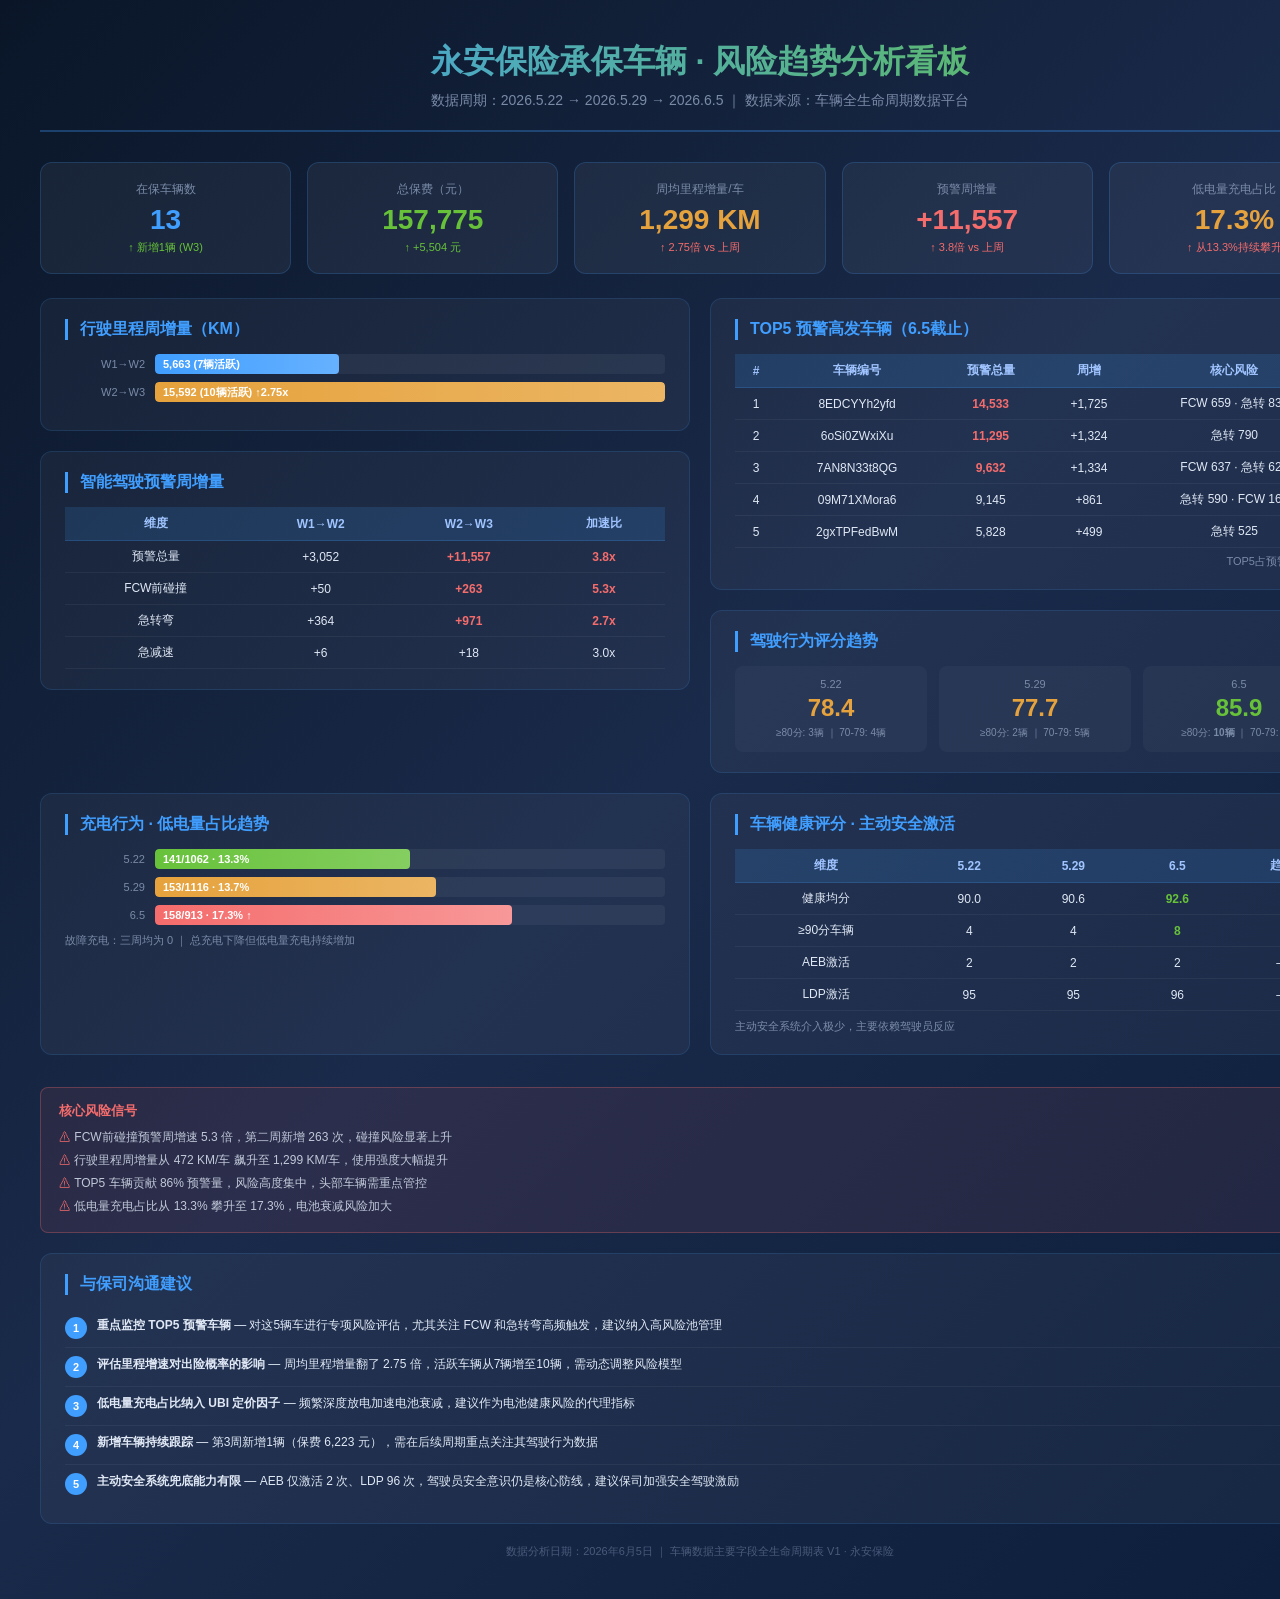
<file: 数据相关/风险趋势看板.html>
<!DOCTYPE html>
<html lang="zh-CN">
<head>
<meta charset="UTF-8">
<meta name="viewport" content="width=device-width, initial-scale=1.0">
<title>永安保险车辆风险趋势分析</title>
<style>
* { margin: 0; padding: 0; box-sizing: border-box; }
body {
  font-family: "Microsoft YaHei", "PingFang SC", "Helvetica Neue", sans-serif;
  background: linear-gradient(135deg, #0a1628 0%, #1a2a4a 50%, #0d1f3c 100%);
  color: #e0e8f5;
  width: 1400px;
  padding: 40px;
}
.header {
  text-align: center;
  margin-bottom: 30px;
  padding-bottom: 20px;
  border-bottom: 2px solid rgba(64,158,255,0.3);
}
.header h1 {
  font-size: 32px;
  font-weight: 700;
  background: linear-gradient(90deg, #409eff, #67c23a);
  -webkit-background-clip: text;
  -webkit-text-fill-color: transparent;
  margin-bottom: 8px;
}
.header .subtitle {
  font-size: 14px;
  color: #7a8ba8;
}
.kpi-row {
  display: flex;
  gap: 16px;
  margin-bottom: 24px;
}
.kpi-card {
  flex: 1;
  background: rgba(255,255,255,0.05);
  border: 1px solid rgba(64,158,255,0.2);
  border-radius: 12px;
  padding: 18px 20px;
  text-align: center;
}
.kpi-card .label { font-size: 12px; color: #7a8ba8; margin-bottom: 6px; }
.kpi-card .value { font-size: 28px; font-weight: 700; color: #409eff; }
.kpi-card .value.green { color: #67c23a; }
.kpi-card .value.orange { color: #e6a23c; }
.kpi-card .value.red { color: #f56c6c; }
.kpi-card .change { font-size: 11px; color: #67c23a; margin-top: 4px; }
.kpi-card .change.warn { color: #f56c6c; }

.section {
  background: rgba(255,255,255,0.04);
  border: 1px solid rgba(64,158,255,0.15);
  border-radius: 12px;
  padding: 20px 24px;
  margin-bottom: 20px;
}
.section-title {
  font-size: 16px;
  font-weight: 700;
  color: #409eff;
  margin-bottom: 14px;
  padding-left: 12px;
  border-left: 3px solid #409eff;
}
.two-col { display: flex; gap: 20px; }
.two-col > div { flex: 1; }

/* Table styles */
table {
  width: 100%;
  border-collapse: collapse;
  font-size: 12px;
}
table th {
  background: rgba(64,158,255,0.15);
  color: #a0c4ff;
  padding: 8px 10px;
  text-align: center;
  font-weight: 600;
  border-bottom: 1px solid rgba(64,158,255,0.2);
}
table td {
  padding: 7px 10px;
  text-align: center;
  border-bottom: 1px solid rgba(255,255,255,0.05);
}
table tr:hover { background: rgba(64,158,255,0.05); }
.highlight { color: #f56c6c; font-weight: 700; }
.good { color: #67c23a; font-weight: 700; }

/* Bar chart */
.bar-chart { margin-top: 10px; }
.bar-row {
  display: flex;
  align-items: center;
  margin-bottom: 8px;
}
.bar-label {
  width: 90px;
  font-size: 11px;
  color: #7a8ba8;
  text-align: right;
  padding-right: 10px;
}
.bar-track {
  flex: 1;
  height: 20px;
  background: rgba(255,255,255,0.05);
  border-radius: 4px;
  overflow: hidden;
  position: relative;
}
.bar-fill {
  height: 100%;
  border-radius: 4px;
  display: flex;
  align-items: center;
  padding-left: 8px;
  font-size: 11px;
  font-weight: 600;
  color: #fff;
  transition: width 0.5s;
}
.bar-fill.blue { background: linear-gradient(90deg, #409eff, #66b1ff); }
.bar-fill.green { background: linear-gradient(90deg, #67c23a, #85ce61); }
.bar-fill.orange { background: linear-gradient(90deg, #e6a23c, #ebb563); }
.bar-fill.red { background: linear-gradient(90deg, #f56c6c, #f89898); }

/* Score grid */
.score-grid {
  display: grid;
  grid-template-columns: repeat(3, 1fr);
  gap: 12px;
}
.score-item {
  background: rgba(255,255,255,0.03);
  border-radius: 8px;
  padding: 12px;
  text-align: center;
}
.score-item .week { font-size: 11px; color: #7a8ba8; margin-bottom: 4px; }
.score-item .score { font-size: 24px; font-weight: 700; }
.score-item .detail { font-size: 10px; color: #7a8ba8; margin-top: 4px; }

/* Alert box */
.alert-box {
  background: rgba(245,108,108,0.08);
  border: 1px solid rgba(245,108,108,0.3);
  border-radius: 8px;
  padding: 14px 18px;
  margin-top: 12px;
}
.alert-box .title {
  font-size: 13px;
  font-weight: 700;
  color: #f56c6c;
  margin-bottom: 6px;
}
.alert-box ul {
  list-style: none;
  padding: 0;
}
.alert-box li {
  font-size: 12px;
  padding: 3px 0;
  color: #c0c8d8;
}
.alert-box li::before {
  content: "⚠ ";
  color: #f56c6c;
}

/* Recommendation */
.rec-list { list-style: none; padding: 0; }
.rec-list li {
  display: flex;
  align-items: flex-start;
  padding: 8px 0;
  border-bottom: 1px solid rgba(255,255,255,0.05);
  font-size: 12px;
}
.rec-list li:last-child { border-bottom: none; }
.rec-num {
  width: 22px;
  height: 22px;
  border-radius: 50%;
  background: #409eff;
  color: #fff;
  display: flex;
  align-items: center;
  justify-content: center;
  font-size: 11px;
  font-weight: 700;
  margin-right: 10px;
  flex-shrink: 0;
}
.footer {
  text-align: center;
  margin-top: 20px;
  font-size: 11px;
  color: #4a5a7a;
}
</style>
</head>
<body>

<div class="header">
  <h1>永安保险承保车辆 · 风险趋势分析看板</h1>
  <div class="subtitle">数据周期：2026.5.22 → 2026.5.29 → 2026.6.5 ｜ 数据来源：车辆全生命周期数据平台</div>
</div>

<!-- KPI Row -->
<div class="kpi-row">
  <div class="kpi-card">
    <div class="label">在保车辆数</div>
    <div class="value">13</div>
    <div class="change">↑ 新增1辆 (W3)</div>
  </div>
  <div class="kpi-card">
    <div class="label">总保费（元）</div>
    <div class="value green">157,775</div>
    <div class="change">↑ +5,504 元</div>
  </div>
  <div class="kpi-card">
    <div class="label">周均里程增量/车</div>
    <div class="value orange">1,299 KM</div>
    <div class="change warn">↑ 2.75倍 vs 上周</div>
  </div>
  <div class="kpi-card">
    <div class="label">预警周增量</div>
    <div class="value red">+11,557</div>
    <div class="change warn">↑ 3.8倍 vs 上周</div>
  </div>
  <div class="kpi-card">
    <div class="label">低电量充电占比</div>
    <div class="value orange">17.3%</div>
    <div class="change warn">↑ 从13.3%持续攀升</div>
  </div>
</div>

<!-- Two Column Layout -->
<div class="two-col">
  <!-- Left: Mileage & Warning -->
  <div>
    <div class="section">
      <div class="section-title">行驶里程周增量（KM）</div>
      <div class="bar-chart">
        <div class="bar-row">
          <div class="bar-label">W1→W2</div>
          <div class="bar-track"><div class="bar-fill blue" style="width:36%">5,663 (7辆活跃)</div></div>
        </div>
        <div class="bar-row">
          <div class="bar-label">W2→W3</div>
          <div class="bar-track"><div class="bar-fill orange" style="width:100%">15,592 (10辆活跃) ↑2.75x</div></div>
        </div>
      </div>
    </div>

    <div class="section">
      <div class="section-title">智能驾驶预警周增量</div>
      <table>
        <thead>
          <tr><th>维度</th><th>W1→W2</th><th>W2→W3</th><th>加速比</th></tr>
        </thead>
        <tbody>
          <tr><td>预警总量</td><td>+3,052</td><td class="highlight">+11,557</td><td class="highlight">3.8x</td></tr>
          <tr><td>FCW前碰撞</td><td>+50</td><td class="highlight">+263</td><td class="highlight">5.3x</td></tr>
          <tr><td>急转弯</td><td>+364</td><td class="highlight">+971</td><td class="highlight">2.7x</td></tr>
          <tr><td>急减速</td><td>+6</td><td>+18</td><td>3.0x</td></tr>
        </tbody>
      </table>
    </div>
  </div>

  <!-- Right: TOP5 & Scores -->
  <div>
    <div class="section">
      <div class="section-title">TOP5 预警高发车辆（6.5截止）</div>
      <table>
        <thead>
          <tr><th>#</th><th>车辆编号</th><th>预警总量</th><th>周增</th><th>核心风险</th></tr>
        </thead>
        <tbody>
          <tr><td>1</td><td>8EDCYYh2yfd</td><td class="highlight">14,533</td><td>+1,725</td><td>FCW 659 · 急转 839</td></tr>
          <tr><td>2</td><td>6oSi0ZWxiXu</td><td class="highlight">11,295</td><td>+1,324</td><td>急转 790</td></tr>
          <tr><td>3</td><td>7AN8N33t8QG</td><td class="highlight">9,632</td><td>+1,334</td><td>FCW 637 · 急转 625</td></tr>
          <tr><td>4</td><td>09M71XMora6</td><td>9,145</td><td>+861</td><td>急转 590 · FCW 163</td></tr>
          <tr><td>5</td><td>2gxTPFedBwM</td><td>5,828</td><td>+499</td><td>急转 525</td></tr>
        </tbody>
      </table>
      <div style="text-align:right;font-size:11px;color:#7a8ba8;margin-top:6px;">TOP5占预警总量 <span class="highlight">86%</span></div>
    </div>

    <div class="section">
      <div class="section-title">驾驶行为评分趋势</div>
      <div class="score-grid">
        <div class="score-item">
          <div class="week">5.22</div>
          <div class="score" style="color:#e6a23c">78.4</div>
          <div class="detail">≥80分: 3辆 ｜ 70-79: 4辆</div>
        </div>
        <div class="score-item">
          <div class="week">5.29</div>
          <div class="score" style="color:#e6a23c">77.7</div>
          <div class="detail">≥80分: 2辆 ｜ 70-79: 5辆</div>
        </div>
        <div class="score-item">
          <div class="week">6.5</div>
          <div class="score good">85.9</div>
          <div class="detail">≥80分: <b>10辆</b> ｜ 70-79: 0辆</div>
        </div>
      </div>
    </div>
  </div>
</div>

<!-- Charging & Health -->
<div class="two-col">
  <div class="section">
    <div class="section-title">充电行为 · 低电量占比趋势</div>
    <div class="bar-chart">
      <div class="bar-row">
        <div class="bar-label">5.22</div>
        <div class="bar-track"><div class="bar-fill green" style="width:50%">141/1062 · 13.3%</div></div>
      </div>
      <div class="bar-row">
        <div class="bar-label">5.29</div>
        <div class="bar-track"><div class="bar-fill orange" style="width:55%">153/1116 · 13.7%</div></div>
      </div>
      <div class="bar-row">
        <div class="bar-label">6.5</div>
        <div class="bar-track"><div class="bar-fill red" style="width:70%">158/913 · 17.3% ↑</div></div>
      </div>
    </div>
    <div style="font-size:11px;color:#7a8ba8;margin-top:8px;">故障充电：三周均为 0 ｜ 总充电下降但低电量充电持续增加</div>
  </div>

  <div class="section">
    <div class="section-title">车辆健康评分 · 主动安全激活</div>
    <table>
      <thead><tr><th>维度</th><th>5.22</th><th>5.29</th><th>6.5</th><th>趋势</th></tr></thead>
      <tbody>
        <tr><td>健康均分</td><td>90.0</td><td>90.6</td><td class="good">92.6</td><td class="good">↑</td></tr>
        <tr><td>≥90分车辆</td><td>4</td><td>4</td><td class="good">8</td><td class="good">↑</td></tr>
        <tr><td>AEB激活</td><td>2</td><td>2</td><td>2</td><td>—</td></tr>
        <tr><td>LDP激活</td><td>95</td><td>95</td><td>96</td><td>—</td></tr>
      </tbody>
    </table>
    <div style="font-size:11px;color:#7a8ba8;margin-top:8px;">主动安全系统介入极少，主要依赖驾驶员反应</div>
  </div>
</div>

<!-- Risk Alert -->
<div class="alert-box">
  <div class="title">核心风险信号</div>
  <ul>
    <li>FCW前碰撞预警周增速 5.3 倍，第二周新增 263 次，碰撞风险显著上升</li>
    <li>行驶里程周增量从 472 KM/车 飙升至 1,299 KM/车，使用强度大幅提升</li>
    <li>TOP5 车辆贡献 86% 预警量，风险高度集中，头部车辆需重点管控</li>
    <li>低电量充电占比从 13.3% 攀升至 17.3%，电池衰减风险加大</li>
  </ul>
</div>

<!-- Recommendations -->
<div class="section" style="margin-top:20px;">
  <div class="section-title">与保司沟通建议</div>
  <ul class="rec-list">
    <li><span class="rec-num">1</span><span><b>重点监控 TOP5 预警车辆</b> — 对这5辆车进行专项风险评估，尤其关注 FCW 和急转弯高频触发，建议纳入高风险池管理</span></li>
    <li><span class="rec-num">2</span><span><b>评估里程增速对出险概率的影响</b> — 周均里程增量翻了 2.75 倍，活跃车辆从7辆增至10辆，需动态调整风险模型</span></li>
    <li><span class="rec-num">3</span><span><b>低电量充电占比纳入 UBI 定价因子</b> — 频繁深度放电加速电池衰减，建议作为电池健康风险的代理指标</span></li>
    <li><span class="rec-num">4</span><span><b>新增车辆持续跟踪</b> — 第3周新增1辆（保费 6,223 元），需在后续周期重点关注其驾驶行为数据</span></li>
    <li><span class="rec-num">5</span><span><b>主动安全系统兜底能力有限</b> — AEB 仅激活 2 次、LDP 96 次，驾驶员安全意识仍是核心防线，建议保司加强安全驾驶激励</span></li>
  </ul>
</div>

<div class="footer">
  数据分析日期：2026年6月5日 ｜ 车辆数据主要字段全生命周期表 V1 · 永安保险
</div>

</body>
</html>
</file>
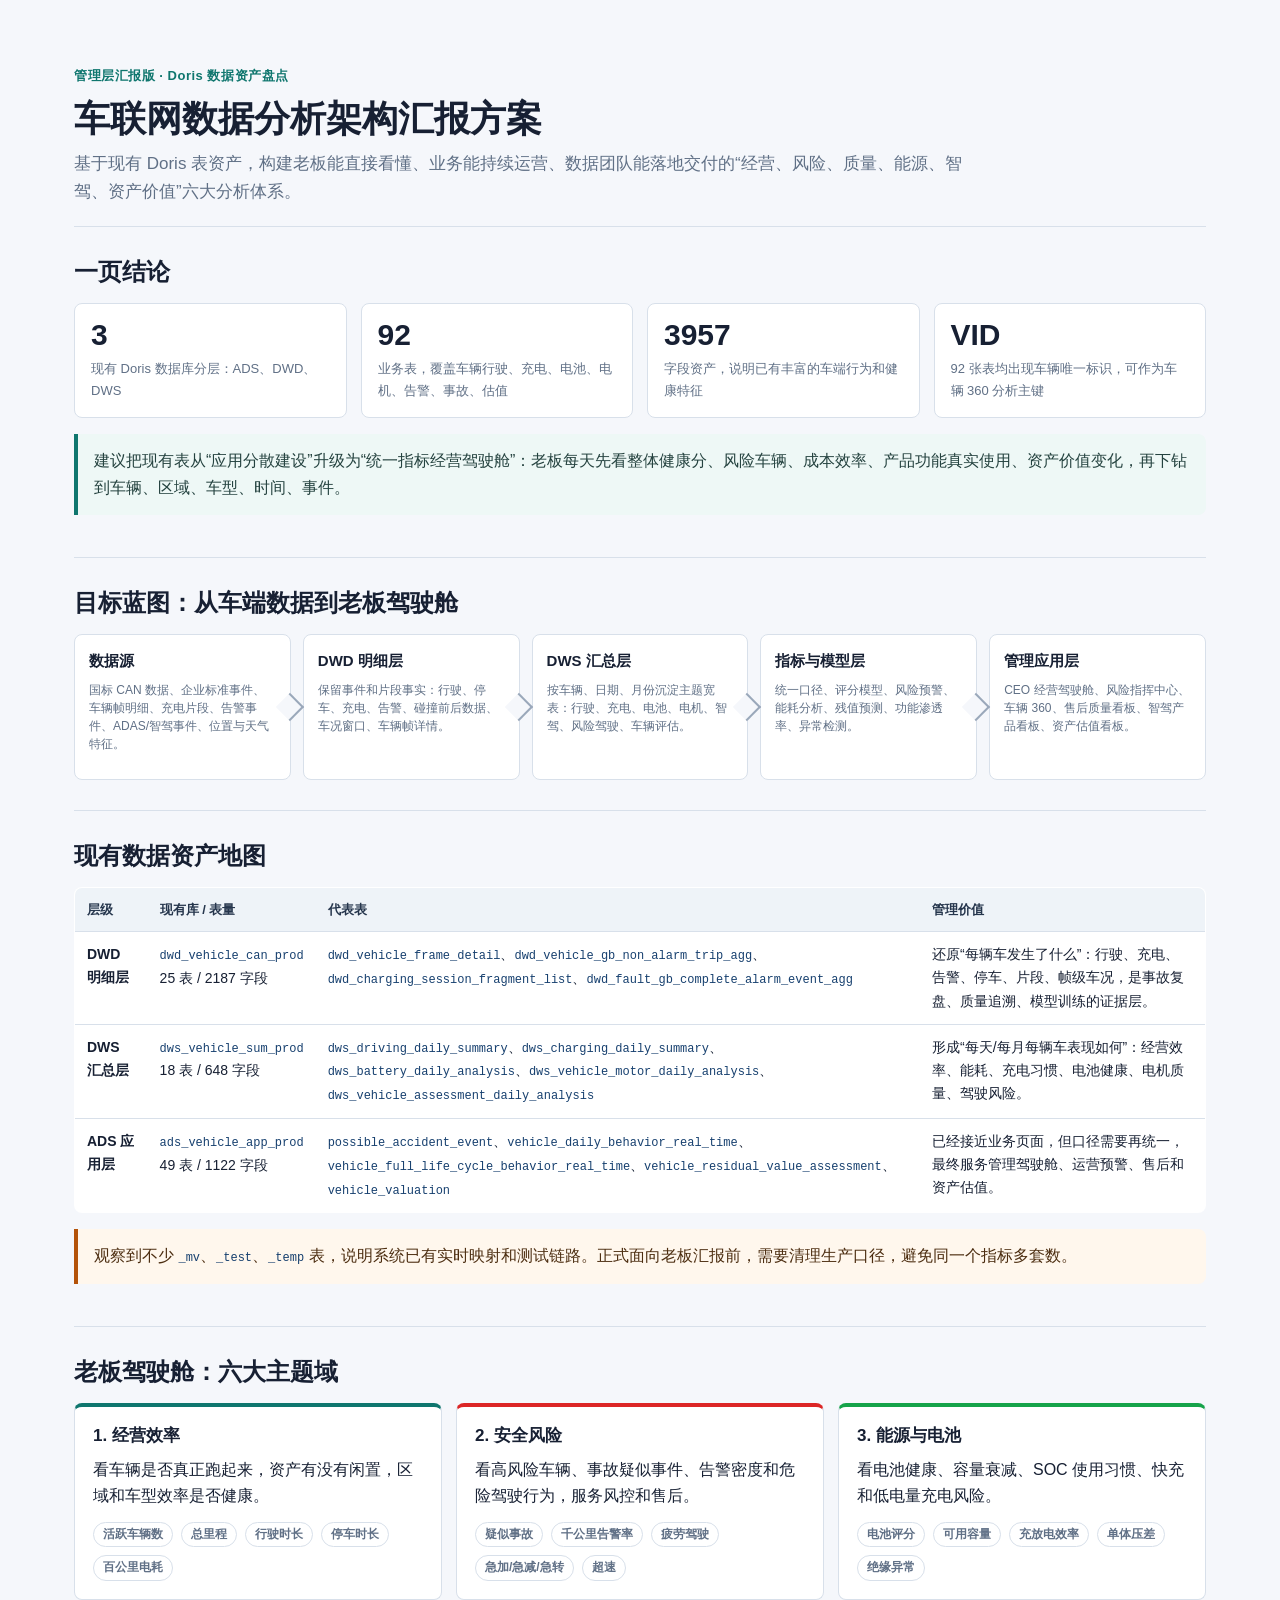
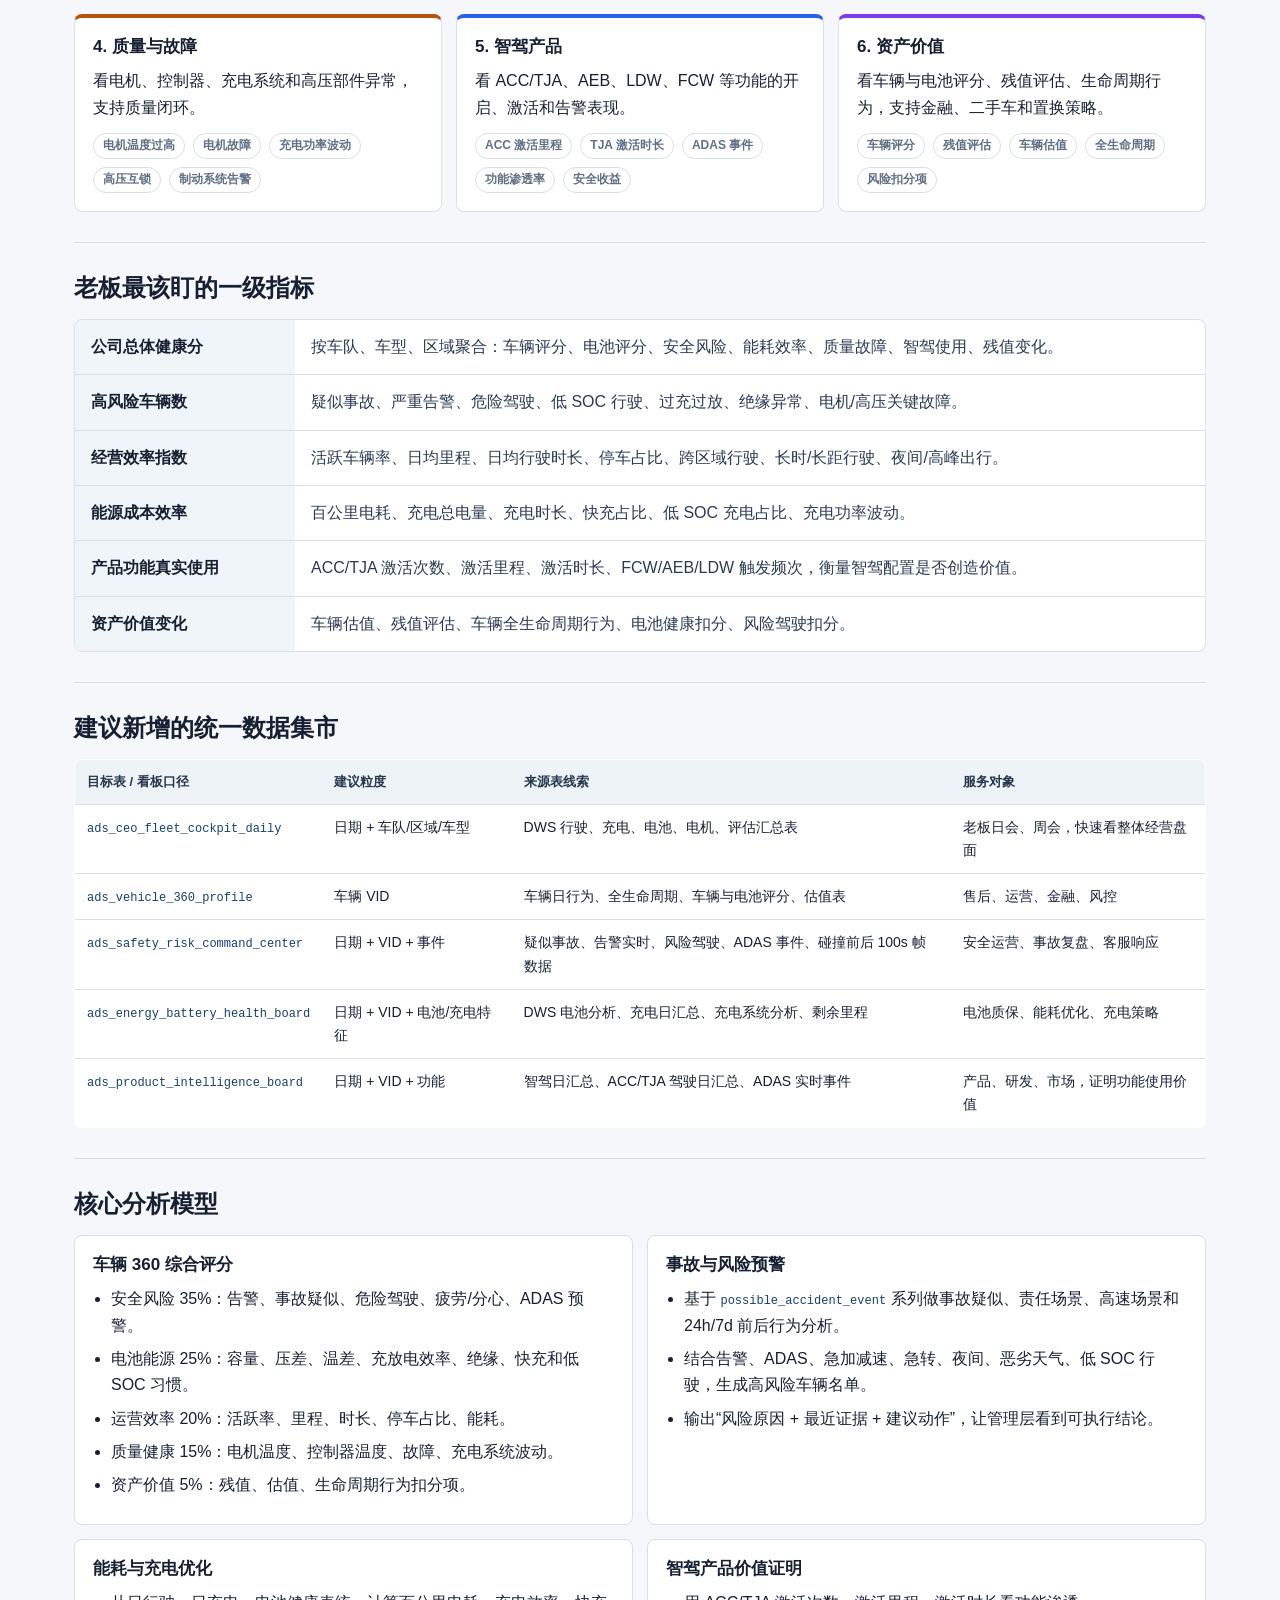
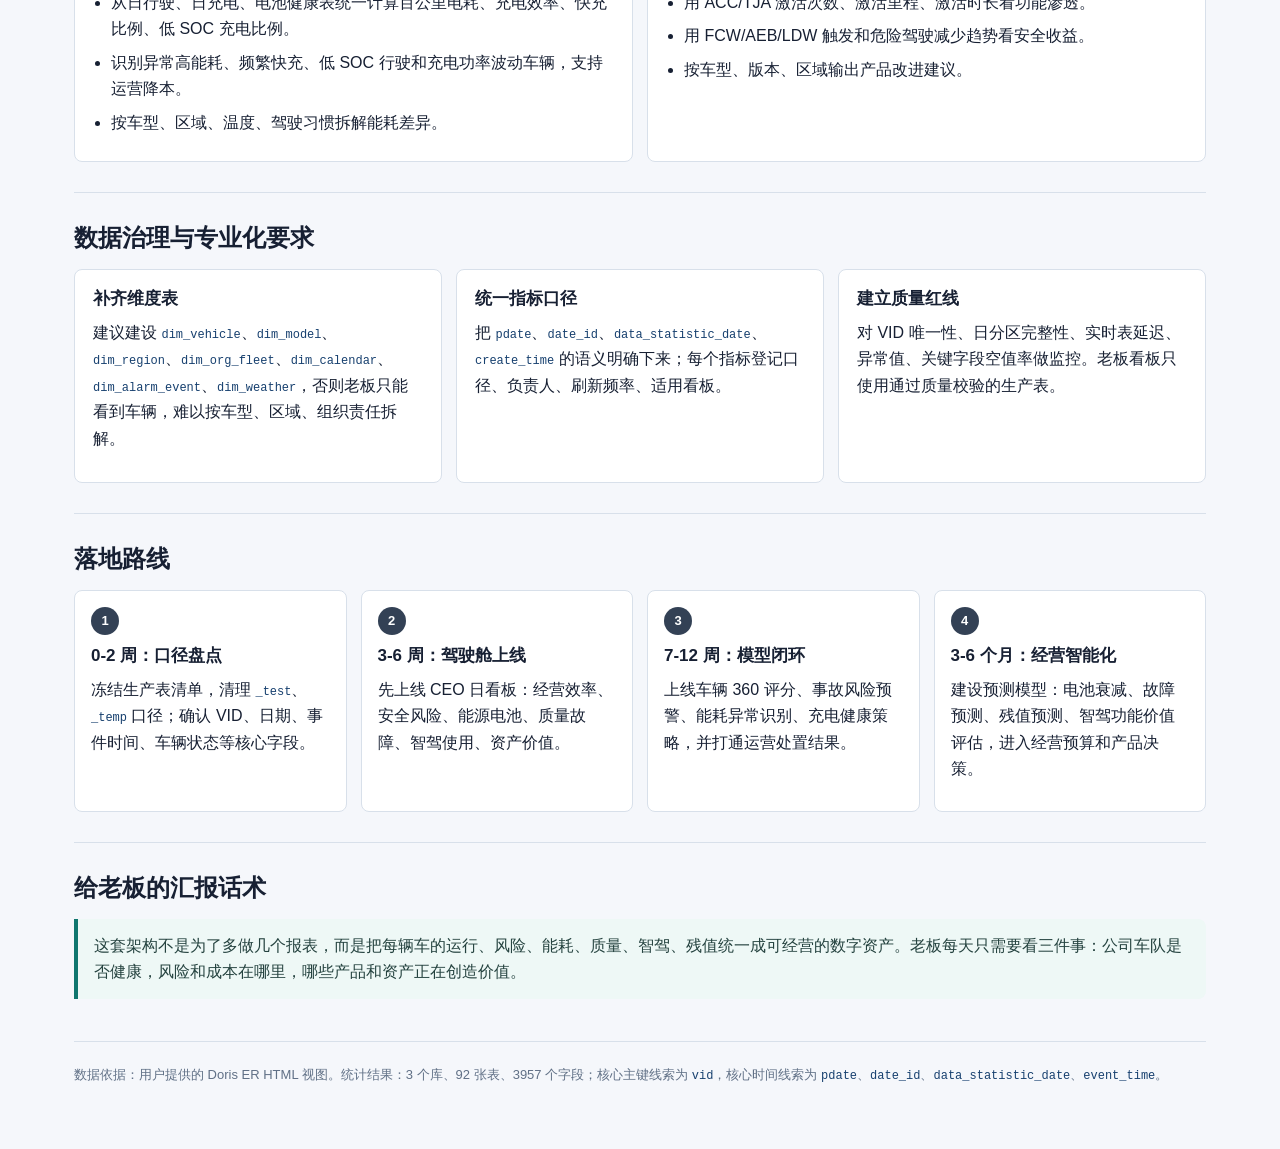
<file: 数据结构相关/doris_data_analysis_architecture_boss_view.html>
<!DOCTYPE html>
<html lang="zh-CN">
<head>
  <meta charset="UTF-8" />
  <meta name="viewport" content="width=device-width, initial-scale=1.0" />
  <title>车联网数据分析架构汇报方案</title>
  <style>
    :root {
      --ink: #172033;
      --muted: #607086;
      --line: #d8e0ea;
      --bg: #f5f7fb;
      --panel: #ffffff;
      --teal: #0f766e;
      --blue: #2563eb;
      --green: #16a34a;
      --amber: #b45309;
      --red: #dc2626;
      --violet: #7c3aed;
      --slate: #334155;
    }
    * { box-sizing: border-box; }
    body {
      margin: 0;
      font-family: "Microsoft YaHei", "PingFang SC", "Segoe UI", Arial, sans-serif;
      color: var(--ink);
      background: var(--bg);
      line-height: 1.65;
    }
    .page { max-width: 1180px; margin: 0 auto; padding: 28px 24px 56px; }
    header {
      padding: 34px 0 20px;
      border-bottom: 1px solid var(--line);
    }
    .eyebrow {
      display: inline-flex;
      gap: 8px;
      align-items: center;
      color: var(--teal);
      font-size: 13px;
      font-weight: 700;
      letter-spacing: .04em;
    }
    h1 { margin: 10px 0 10px; font-size: 36px; line-height: 1.16; letter-spacing: 0; }
    .subtitle { margin: 0; color: var(--muted); font-size: 17px; max-width: 900px; }
    section { padding: 30px 0; border-bottom: 1px solid var(--line); }
    h2 { margin: 0 0 16px; font-size: 24px; line-height: 1.25; letter-spacing: 0; }
    h3 { margin: 0 0 10px; font-size: 17px; line-height: 1.3; letter-spacing: 0; }
    p { margin: 0 0 12px; }
    .grid { display: grid; gap: 14px; }
    .grid.cols-3 { grid-template-columns: repeat(3, minmax(0, 1fr)); }
    .grid.cols-4 { grid-template-columns: repeat(4, minmax(0, 1fr)); }
    .grid.cols-2 { grid-template-columns: repeat(2, minmax(0, 1fr)); }
    .metric {
      background: var(--panel);
      border: 1px solid var(--line);
      border-radius: 8px;
      padding: 16px;
      min-height: 112px;
    }
    .metric strong { display: block; font-size: 30px; line-height: 1; margin-bottom: 8px; }
    .metric span { display: block; color: var(--muted); font-size: 13px; }
    .card {
      background: var(--panel);
      border: 1px solid var(--line);
      border-radius: 8px;
      padding: 18px;
    }
    .tag {
      display: inline-flex;
      align-items: center;
      min-height: 24px;
      padding: 2px 9px;
      border-radius: 999px;
      border: 1px solid var(--line);
      background: #fff;
      color: var(--muted);
      font-size: 12px;
      font-weight: 700;
    }
    .tags { display: flex; flex-wrap: wrap; gap: 8px; margin-top: 10px; }
    .flow {
      display: grid;
      grid-template-columns: 1fr 1fr 1fr 1fr 1fr;
      gap: 12px;
      align-items: stretch;
    }
    .flow .stage {
      position: relative;
      background: #fff;
      border: 1px solid var(--line);
      border-radius: 8px;
      padding: 14px;
      min-height: 146px;
    }
    .flow .stage::after {
      content: "";
      position: absolute;
      right: -10px;
      top: 50%;
      width: 18px;
      height: 18px;
      border-right: 2px solid #9aa8ba;
      border-top: 2px solid #9aa8ba;
      transform: translateY(-50%) rotate(45deg);
      background: var(--bg);
      z-index: 2;
    }
    .flow .stage:last-child::after { display: none; }
    .stage b { display: block; margin-bottom: 7px; font-size: 15px; }
    .stage small { display: block; color: var(--muted); font-size: 12px; line-height: 1.5; }
    .accent-teal { border-top: 4px solid var(--teal); }
    .accent-blue { border-top: 4px solid var(--blue); }
    .accent-green { border-top: 4px solid var(--green); }
    .accent-amber { border-top: 4px solid var(--amber); }
    .accent-red { border-top: 4px solid var(--red); }
    .accent-violet { border-top: 4px solid var(--violet); }
    table { width: 100%; border-collapse: collapse; background: #fff; border: 1px solid var(--line); border-radius: 8px; overflow: hidden; }
    th, td { padding: 11px 12px; border-bottom: 1px solid var(--line); text-align: left; vertical-align: top; }
    th { background: #eef3f8; color: #26364d; font-size: 13px; }
    td { font-size: 14px; }
    tr:last-child td { border-bottom: 0; }
    code { font-family: Consolas, Menlo, monospace; color: #17406f; font-size: 12px; }
    .note {
      border-left: 4px solid var(--teal);
      background: #eef8f6;
      padding: 14px 16px;
      border-radius: 0 8px 8px 0;
      color: #24423f;
    }
    .warning {
      border-left: 4px solid var(--amber);
      background: #fff7ed;
      padding: 14px 16px;
      border-radius: 0 8px 8px 0;
      color: #4c2d10;
    }
    .kpi-list { margin: 0; padding-left: 18px; }
    .kpi-list li { margin: 7px 0; }
    .matrix {
      display: grid;
      grid-template-columns: 220px 1fr;
      gap: 0;
      border: 1px solid var(--line);
      border-radius: 8px;
      overflow: hidden;
      background: #fff;
    }
    .matrix .left, .matrix .right { padding: 14px 16px; border-bottom: 1px solid var(--line); }
    .matrix .left { background: #f0f5f9; font-weight: 700; }
    .matrix .right { color: #2b3b52; }
    .matrix .left:nth-last-child(2), .matrix .right:last-child { border-bottom: 0; }
    .roadmap {
      display: grid;
      grid-template-columns: repeat(4, minmax(0, 1fr));
      gap: 14px;
    }
    .roadmap .step {
      background: #fff;
      border: 1px solid var(--line);
      border-radius: 8px;
      padding: 16px;
      min-height: 158px;
    }
    .step .num {
      display: inline-flex;
      align-items: center;
      justify-content: center;
      width: 28px;
      height: 28px;
      border-radius: 50%;
      background: var(--slate);
      color: #fff;
      font-size: 13px;
      font-weight: 800;
      margin-bottom: 10px;
    }
    footer { padding: 22px 0 0; color: var(--muted); font-size: 13px; }
    @media (max-width: 920px) {
      .grid.cols-4, .grid.cols-3, .grid.cols-2, .flow, .roadmap { grid-template-columns: 1fr; }
      .flow .stage::after { display: none; }
      .matrix { grid-template-columns: 1fr; }
      .matrix .left { border-bottom: 0; }
      .matrix .right { border-bottom: 1px solid var(--line); }
      h1 { font-size: 29px; }
    }
  </style>
</head>
<body>
  <main class="page">
    <header>
      <div class="eyebrow">管理层汇报版 · Doris 数据资产盘点</div>
      <h1>车联网数据分析架构汇报方案</h1>
      <p class="subtitle">基于现有 Doris 表资产，构建老板能直接看懂、业务能持续运营、数据团队能落地交付的“经营、风险、质量、能源、智驾、资产价值”六大分析体系。</p>
    </header>

    <section>
      <h2>一页结论</h2>
      <div class="grid cols-4">
        <div class="metric"><strong>3</strong><span>现有 Doris 数据库分层：ADS、DWD、DWS</span></div>
        <div class="metric"><strong>92</strong><span>业务表，覆盖车辆行驶、充电、电池、电机、告警、事故、估值</span></div>
        <div class="metric"><strong>3957</strong><span>字段资产，说明已有丰富的车端行为和健康特征</span></div>
        <div class="metric"><strong>VID</strong><span>92 张表均出现车辆唯一标识，可作为车辆 360 分析主键</span></div>
      </div>
      <p class="note" style="margin-top:16px;">建议把现有表从“应用分散建设”升级为“统一指标经营驾驶舱”：老板每天先看整体健康分、风险车辆、成本效率、产品功能真实使用、资产价值变化，再下钻到车辆、区域、车型、时间、事件。</p>
    </section>

    <section>
      <h2>目标蓝图：从车端数据到老板驾驶舱</h2>
      <div class="flow">
        <div class="stage accent-blue">
          <b>数据源</b>
          <small>国标 CAN 数据、企业标准事件、车辆帧明细、充电片段、告警事件、ADAS/智驾事件、位置与天气特征。</small>
        </div>
        <div class="stage accent-teal">
          <b>DWD 明细层</b>
          <small>保留事件和片段事实：行驶、停车、充电、告警、碰撞前后数据、车况窗口、车辆帧详情。</small>
        </div>
        <div class="stage accent-green">
          <b>DWS 汇总层</b>
          <small>按车辆、日期、月份沉淀主题宽表：行驶、充电、电池、电机、智驾、风险驾驶、车辆评估。</small>
        </div>
        <div class="stage accent-amber">
          <b>指标与模型层</b>
          <small>统一口径、评分模型、风险预警、能耗分析、残值预测、功能渗透率、异常检测。</small>
        </div>
        <div class="stage accent-red">
          <b>管理应用层</b>
          <small>CEO 经营驾驶舱、风险指挥中心、车辆 360、售后质量看板、智驾产品看板、资产估值看板。</small>
        </div>
      </div>
    </section>

    <section>
      <h2>现有数据资产地图</h2>
      <table>
        <thead>
          <tr>
            <th>层级</th>
            <th>现有库 / 表量</th>
            <th>代表表</th>
            <th>管理价值</th>
          </tr>
        </thead>
        <tbody>
          <tr>
            <td><b>DWD 明细层</b></td>
            <td><code>dwd_vehicle_can_prod</code><br />25 表 / 2187 字段</td>
            <td><code>dwd_vehicle_frame_detail</code>、<code>dwd_vehicle_gb_non_alarm_trip_agg</code>、<code>dwd_charging_session_fragment_list</code>、<code>dwd_fault_gb_complete_alarm_event_agg</code></td>
            <td>还原“每辆车发生了什么”：行驶、充电、告警、停车、片段、帧级车况，是事故复盘、质量追溯、模型训练的证据层。</td>
          </tr>
          <tr>
            <td><b>DWS 汇总层</b></td>
            <td><code>dws_vehicle_sum_prod</code><br />18 表 / 648 字段</td>
            <td><code>dws_driving_daily_summary</code>、<code>dws_charging_daily_summary</code>、<code>dws_battery_daily_analysis</code>、<code>dws_vehicle_motor_daily_analysis</code>、<code>dws_vehicle_assessment_daily_analysis</code></td>
            <td>形成“每天/每月每辆车表现如何”：经营效率、能耗、充电习惯、电池健康、电机质量、驾驶风险。</td>
          </tr>
          <tr>
            <td><b>ADS 应用层</b></td>
            <td><code>ads_vehicle_app_prod</code><br />49 表 / 1122 字段</td>
            <td><code>possible_accident_event</code>、<code>vehicle_daily_behavior_real_time</code>、<code>vehicle_full_life_cycle_behavior_real_time</code>、<code>vehicle_residual_value_assessment</code>、<code>vehicle_valuation</code></td>
            <td>已经接近业务页面，但口径需要再统一，最终服务管理驾驶舱、运营预警、售后和资产估值。</td>
          </tr>
        </tbody>
      </table>
      <p class="warning" style="margin-top:16px;">观察到不少 <code>_mv</code>、<code>_test</code>、<code>_temp</code> 表，说明系统已有实时映射和测试链路。正式面向老板汇报前，需要清理生产口径，避免同一个指标多套数。</p>
    </section>

    <section>
      <h2>老板驾驶舱：六大主题域</h2>
      <div class="grid cols-3">
        <div class="card accent-teal">
          <h3>1. 经营效率</h3>
          <p>看车辆是否真正跑起来，资产有没有闲置，区域和车型效率是否健康。</p>
          <div class="tags"><span class="tag">活跃车辆数</span><span class="tag">总里程</span><span class="tag">行驶时长</span><span class="tag">停车时长</span><span class="tag">百公里电耗</span></div>
        </div>
        <div class="card accent-red">
          <h3>2. 安全风险</h3>
          <p>看高风险车辆、事故疑似事件、告警密度和危险驾驶行为，服务风控和售后。</p>
          <div class="tags"><span class="tag">疑似事故</span><span class="tag">千公里告警率</span><span class="tag">疲劳驾驶</span><span class="tag">急加/急减/急转</span><span class="tag">超速</span></div>
        </div>
        <div class="card accent-green">
          <h3>3. 能源与电池</h3>
          <p>看电池健康、容量衰减、SOC 使用习惯、快充和低电量充电风险。</p>
          <div class="tags"><span class="tag">电池评分</span><span class="tag">可用容量</span><span class="tag">充放电效率</span><span class="tag">单体压差</span><span class="tag">绝缘异常</span></div>
        </div>
        <div class="card accent-amber">
          <h3>4. 质量与故障</h3>
          <p>看电机、控制器、充电系统和高压部件异常，支持质量闭环。</p>
          <div class="tags"><span class="tag">电机温度过高</span><span class="tag">电机故障</span><span class="tag">充电功率波动</span><span class="tag">高压互锁</span><span class="tag">制动系统告警</span></div>
        </div>
        <div class="card accent-blue">
          <h3>5. 智驾产品</h3>
          <p>看 ACC/TJA、AEB、LDW、FCW 等功能的开启、激活和告警表现。</p>
          <div class="tags"><span class="tag">ACC 激活里程</span><span class="tag">TJA 激活时长</span><span class="tag">ADAS 事件</span><span class="tag">功能渗透率</span><span class="tag">安全收益</span></div>
        </div>
        <div class="card accent-violet">
          <h3>6. 资产价值</h3>
          <p>看车辆与电池评分、残值评估、生命周期行为，支持金融、二手车和置换策略。</p>
          <div class="tags"><span class="tag">车辆评分</span><span class="tag">残值评估</span><span class="tag">车辆估值</span><span class="tag">全生命周期</span><span class="tag">风险扣分项</span></div>
        </div>
      </div>
    </section>

    <section>
      <h2>老板最该盯的一级指标</h2>
      <div class="matrix">
        <div class="left">公司总体健康分</div>
        <div class="right">按车队、车型、区域聚合：车辆评分、电池评分、安全风险、能耗效率、质量故障、智驾使用、残值变化。</div>
        <div class="left">高风险车辆数</div>
        <div class="right">疑似事故、严重告警、危险驾驶、低 SOC 行驶、过充过放、绝缘异常、电机/高压关键故障。</div>
        <div class="left">经营效率指数</div>
        <div class="right">活跃车辆率、日均里程、日均行驶时长、停车占比、跨区域行驶、长时/长距行驶、夜间/高峰出行。</div>
        <div class="left">能源成本效率</div>
        <div class="right">百公里电耗、充电总电量、充电时长、快充占比、低 SOC 充电占比、充电功率波动。</div>
        <div class="left">产品功能真实使用</div>
        <div class="right">ACC/TJA 激活次数、激活里程、激活时长、FCW/AEB/LDW 触发频次，衡量智驾配置是否创造价值。</div>
        <div class="left">资产价值变化</div>
        <div class="right">车辆估值、残值评估、车辆全生命周期行为、电池健康扣分、风险驾驶扣分。</div>
      </div>
    </section>

    <section>
      <h2>建议新增的统一数据集市</h2>
      <table>
        <thead>
          <tr>
            <th>目标表 / 看板口径</th>
            <th>建议粒度</th>
            <th>来源表线索</th>
            <th>服务对象</th>
          </tr>
        </thead>
        <tbody>
          <tr>
            <td><code>ads_ceo_fleet_cockpit_daily</code></td>
            <td>日期 + 车队/区域/车型</td>
            <td>DWS 行驶、充电、电池、电机、评估汇总表</td>
            <td>老板日会、周会，快速看整体经营盘面</td>
          </tr>
          <tr>
            <td><code>ads_vehicle_360_profile</code></td>
            <td>车辆 VID</td>
            <td>车辆日行为、全生命周期、车辆与电池评分、估值表</td>
            <td>售后、运营、金融、风控</td>
          </tr>
          <tr>
            <td><code>ads_safety_risk_command_center</code></td>
            <td>日期 + VID + 事件</td>
            <td>疑似事故、告警实时、风险驾驶、ADAS 事件、碰撞前后 100s 帧数据</td>
            <td>安全运营、事故复盘、客服响应</td>
          </tr>
          <tr>
            <td><code>ads_energy_battery_health_board</code></td>
            <td>日期 + VID + 电池/充电特征</td>
            <td>DWS 电池分析、充电日汇总、充电系统分析、剩余里程</td>
            <td>电池质保、能耗优化、充电策略</td>
          </tr>
          <tr>
            <td><code>ads_product_intelligence_board</code></td>
            <td>日期 + VID + 功能</td>
            <td>智驾日汇总、ACC/TJA 驾驶日汇总、ADAS 实时事件</td>
            <td>产品、研发、市场，证明功能使用价值</td>
          </tr>
        </tbody>
      </table>
    </section>

    <section>
      <h2>核心分析模型</h2>
      <div class="grid cols-2">
        <div class="card">
          <h3>车辆 360 综合评分</h3>
          <ul class="kpi-list">
            <li>安全风险 35%：告警、事故疑似、危险驾驶、疲劳/分心、ADAS 预警。</li>
            <li>电池能源 25%：容量、压差、温差、充放电效率、绝缘、快充和低 SOC 习惯。</li>
            <li>运营效率 20%：活跃率、里程、时长、停车占比、能耗。</li>
            <li>质量健康 15%：电机温度、控制器温度、故障、充电系统波动。</li>
            <li>资产价值 5%：残值、估值、生命周期行为扣分项。</li>
          </ul>
        </div>
        <div class="card">
          <h3>事故与风险预警</h3>
          <ul class="kpi-list">
            <li>基于 <code>possible_accident_event</code> 系列做事故疑似、责任场景、高速场景和 24h/7d 前后行为分析。</li>
            <li>结合告警、ADAS、急加减速、急转、夜间、恶劣天气、低 SOC 行驶，生成高风险车辆名单。</li>
            <li>输出“风险原因 + 最近证据 + 建议动作”，让管理层看到可执行结论。</li>
          </ul>
        </div>
        <div class="card">
          <h3>能耗与充电优化</h3>
          <ul class="kpi-list">
            <li>从日行驶、日充电、电池健康表统一计算百公里电耗、充电效率、快充比例、低 SOC 充电比例。</li>
            <li>识别异常高能耗、频繁快充、低 SOC 行驶和充电功率波动车辆，支持运营降本。</li>
            <li>按车型、区域、温度、驾驶习惯拆解能耗差异。</li>
          </ul>
        </div>
        <div class="card">
          <h3>智驾产品价值证明</h3>
          <ul class="kpi-list">
            <li>用 ACC/TJA 激活次数、激活里程、激活时长看功能渗透。</li>
            <li>用 FCW/AEB/LDW 触发和危险驾驶减少趋势看安全收益。</li>
            <li>按车型、版本、区域输出产品改进建议。</li>
          </ul>
        </div>
      </div>
    </section>

    <section>
      <h2>数据治理与专业化要求</h2>
      <div class="grid cols-3">
        <div class="card">
          <h3>补齐维度表</h3>
          <p>建议建设 <code>dim_vehicle</code>、<code>dim_model</code>、<code>dim_region</code>、<code>dim_org_fleet</code>、<code>dim_calendar</code>、<code>dim_alarm_event</code>、<code>dim_weather</code>，否则老板只能看到车辆，难以按车型、区域、组织责任拆解。</p>
        </div>
        <div class="card">
          <h3>统一指标口径</h3>
          <p>把 <code>pdate</code>、<code>date_id</code>、<code>data_statistic_date</code>、<code>create_time</code> 的语义明确下来；每个指标登记口径、负责人、刷新频率、适用看板。</p>
        </div>
        <div class="card">
          <h3>建立质量红线</h3>
          <p>对 VID 唯一性、日分区完整性、实时表延迟、异常值、关键字段空值率做监控。老板看板只使用通过质量校验的生产表。</p>
        </div>
      </div>
    </section>

    <section>
      <h2>落地路线</h2>
      <div class="roadmap">
        <div class="step">
          <span class="num">1</span>
          <h3>0-2 周：口径盘点</h3>
          <p>冻结生产表清单，清理 <code>_test</code>、<code>_temp</code> 口径；确认 VID、日期、事件时间、车辆状态等核心字段。</p>
        </div>
        <div class="step">
          <span class="num">2</span>
          <h3>3-6 周：驾驶舱上线</h3>
          <p>先上线 CEO 日看板：经营效率、安全风险、能源电池、质量故障、智驾使用、资产价值。</p>
        </div>
        <div class="step">
          <span class="num">3</span>
          <h3>7-12 周：模型闭环</h3>
          <p>上线车辆 360 评分、事故风险预警、能耗异常识别、充电健康策略，并打通运营处置结果。</p>
        </div>
        <div class="step">
          <span class="num">4</span>
          <h3>3-6 个月：经营智能化</h3>
          <p>建设预测模型：电池衰减、故障预测、残值预测、智驾功能价值评估，进入经营预算和产品决策。</p>
        </div>
      </div>
    </section>

    <section>
      <h2>给老板的汇报话术</h2>
      <p class="note">这套架构不是为了多做几个报表，而是把每辆车的运行、风险、能耗、质量、智驾、残值统一成可经营的数字资产。老板每天只需要看三件事：公司车队是否健康，风险和成本在哪里，哪些产品和资产正在创造价值。</p>
    </section>

    <footer>
      <p>数据依据：用户提供的 Doris ER HTML 视图。统计结果：3 个库、92 张表、3957 个字段；核心主键线索为 <code>vid</code>，核心时间线索为 <code>pdate</code>、<code>date_id</code>、<code>data_statistic_date</code>、<code>event_time</code>。</p>
    </footer>
  </main>
</body>
</html>
</file>
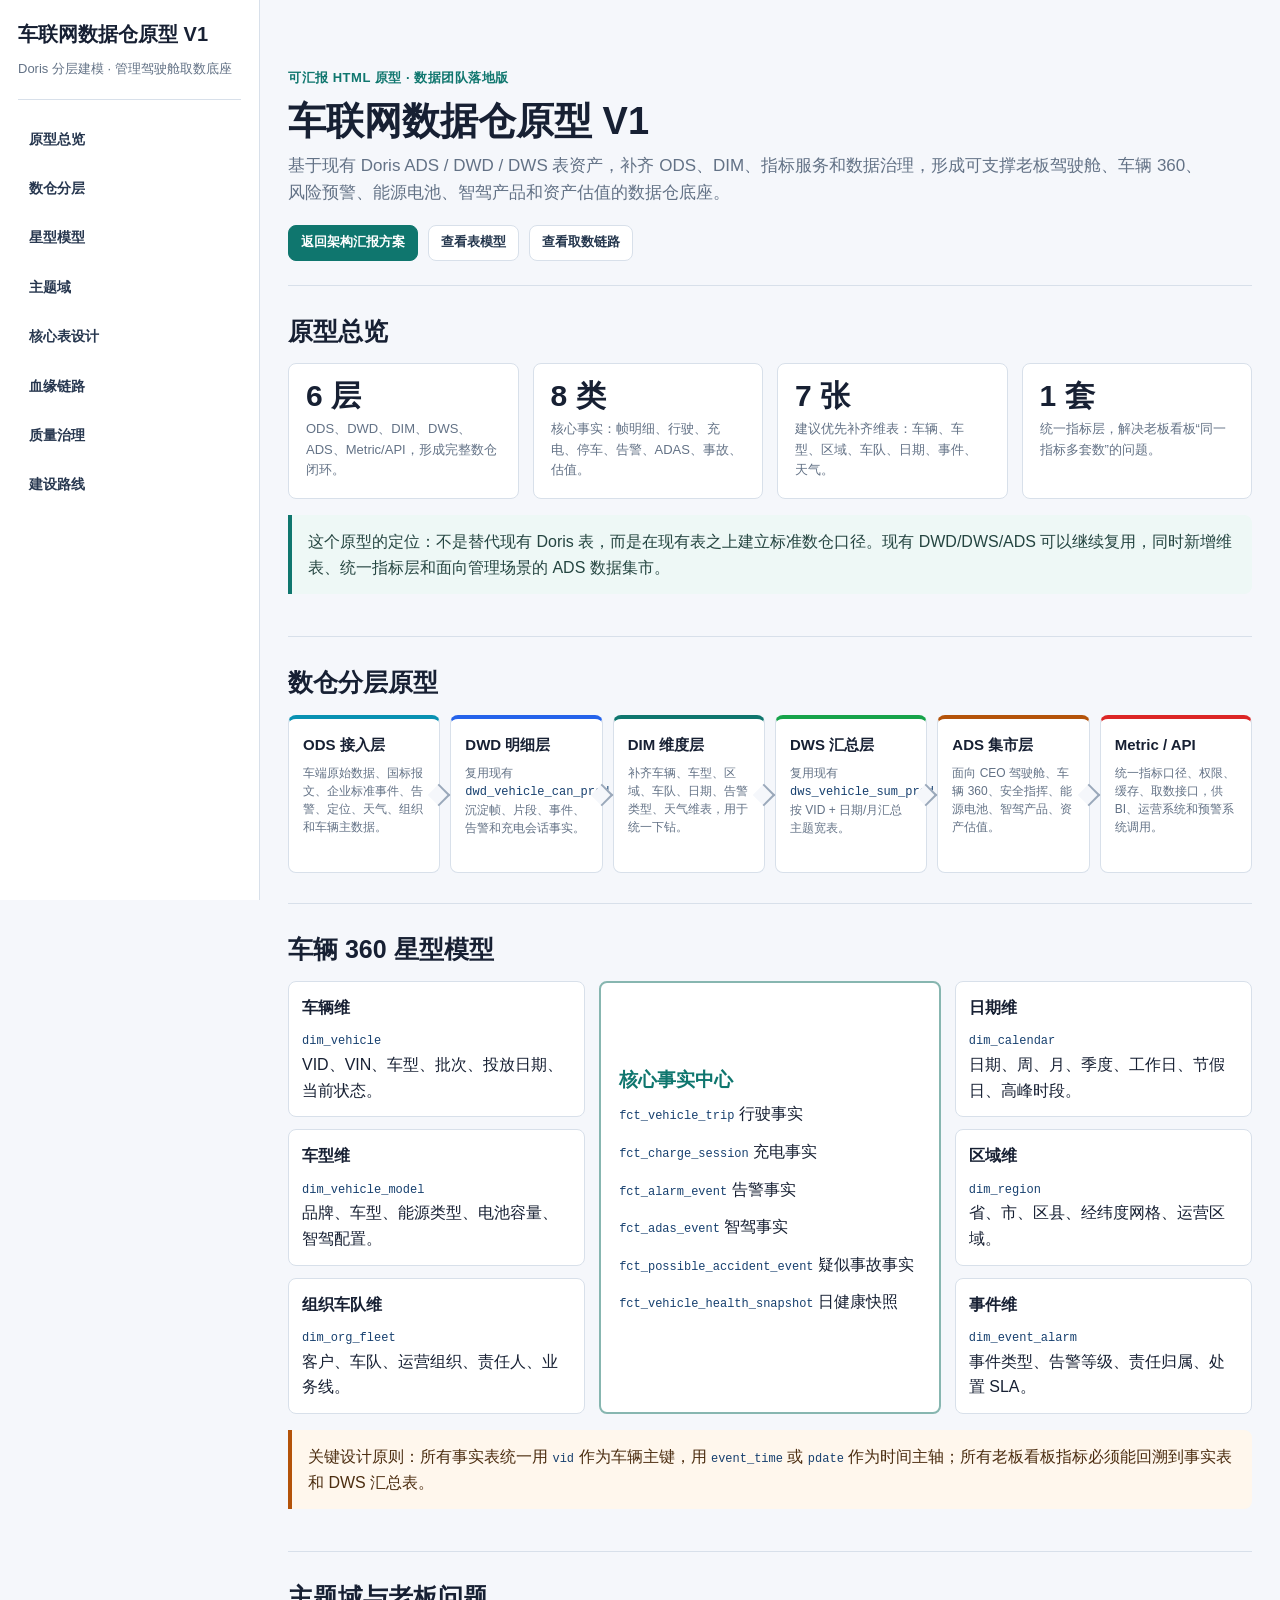
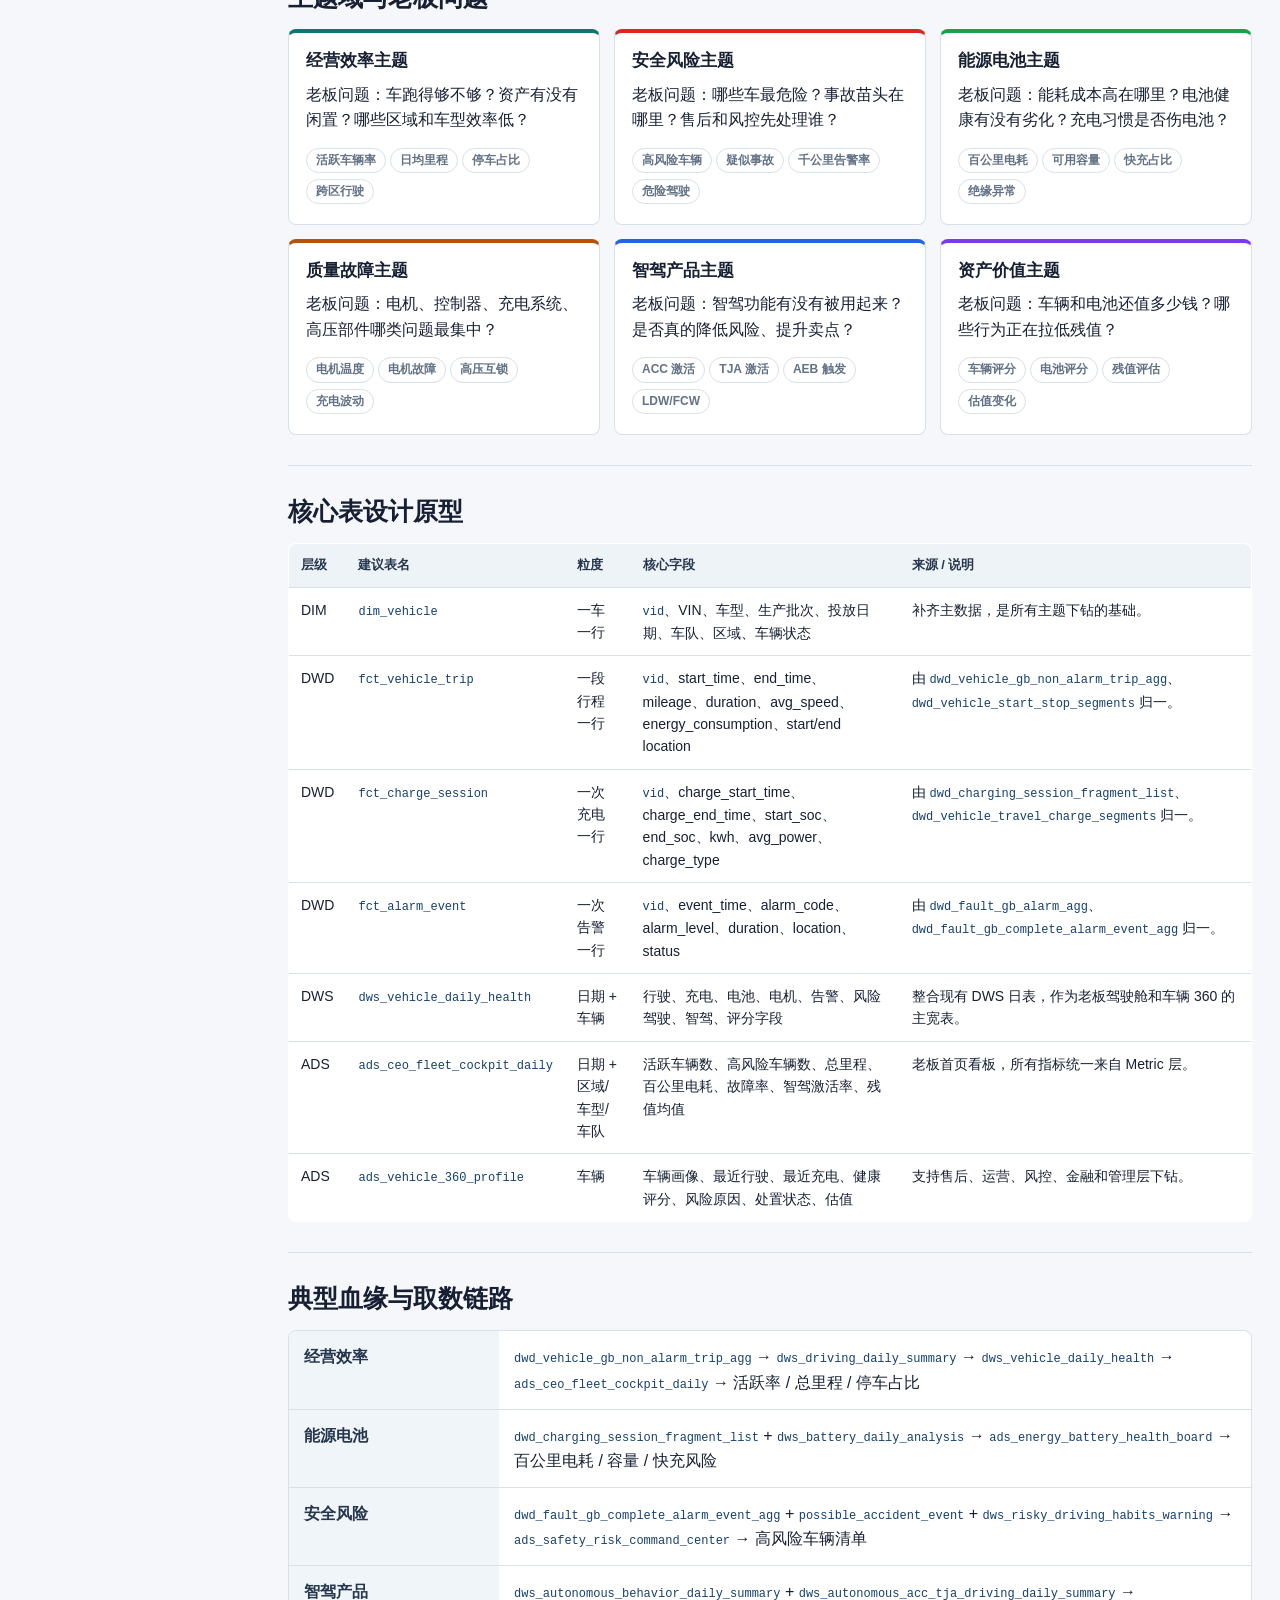
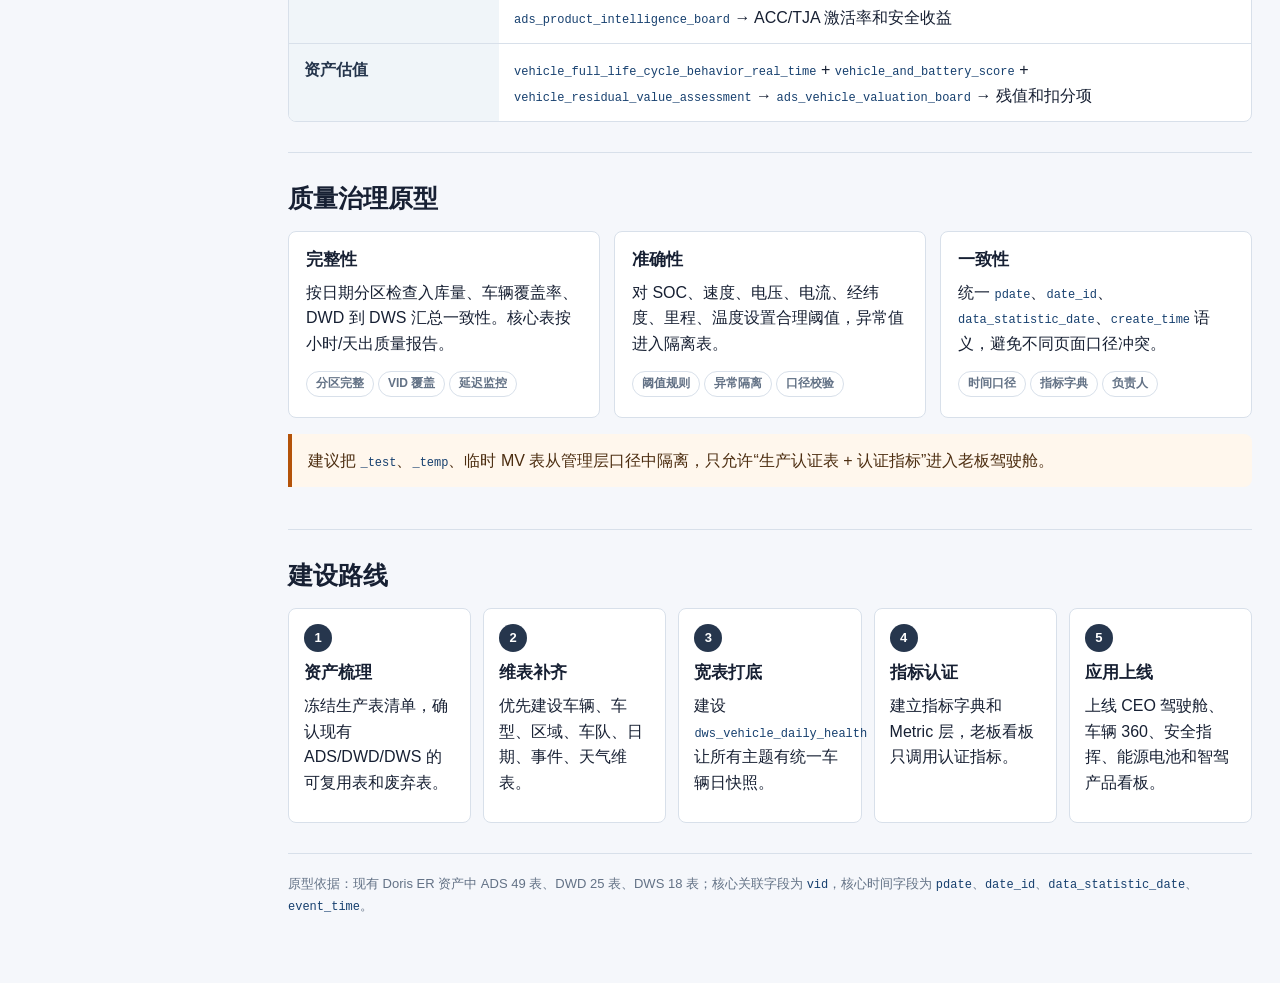
<file: 数据结构相关/doris_data_warehouse_prototype.html>
<!DOCTYPE html>
<html lang="zh-CN">
<head>
  <meta charset="UTF-8" />
  <meta name="viewport" content="width=device-width, initial-scale=1.0" />
  <title>车联网数据仓原型 V1</title>
  <style>
    :root {
      --bg: #f5f7fb;
      --paper: #ffffff;
      --ink: #172033;
      --muted: #637286;
      --line: #d8e0ea;
      --soft: #eef4f7;
      --teal: #0f766e;
      --blue: #2563eb;
      --green: #16a34a;
      --amber: #b45309;
      --red: #dc2626;
      --violet: #7c3aed;
      --cyan: #0891b2;
    }
    * { box-sizing: border-box; }
    html { scroll-behavior: smooth; }
    body {
      margin: 0;
      font-family: "Microsoft YaHei", "PingFang SC", "Segoe UI", Arial, sans-serif;
      color: var(--ink);
      background: var(--bg);
      line-height: 1.6;
    }
    .shell {
      min-height: 100vh;
      display: grid;
      grid-template-columns: 260px minmax(0, 1fr);
    }
    aside {
      position: sticky;
      top: 0;
      height: 100vh;
      overflow: auto;
      background: #ffffff;
      border-right: 1px solid var(--line);
      padding: 22px 18px;
    }
    .brand {
      padding-bottom: 18px;
      border-bottom: 1px solid var(--line);
    }
    .brand b {
      display: block;
      font-size: 20px;
      line-height: 1.25;
      margin-bottom: 8px;
    }
    .brand span { color: var(--muted); font-size: 13px; }
    nav { display: grid; gap: 7px; padding-top: 18px; }
    nav a {
      color: #27374f;
      text-decoration: none;
      border: 1px solid transparent;
      border-radius: 8px;
      padding: 9px 10px;
      font-size: 14px;
      font-weight: 700;
    }
    nav a:hover { background: #eef6f5; border-color: #c8dedb; color: var(--teal); }
    main { min-width: 0; }
    .container { max-width: 1220px; margin: 0 auto; padding: 30px 28px 58px; }
    header {
      padding: 34px 0 24px;
      border-bottom: 1px solid var(--line);
    }
    .eyebrow {
      display: inline-flex;
      align-items: center;
      gap: 8px;
      color: var(--teal);
      font-size: 13px;
      font-weight: 800;
      letter-spacing: .04em;
    }
    h1 {
      margin: 10px 0 10px;
      font-size: 38px;
      line-height: 1.12;
      letter-spacing: 0;
    }
    h2 {
      margin: 0 0 16px;
      font-size: 25px;
      line-height: 1.25;
      letter-spacing: 0;
    }
    h3 {
      margin: 0 0 9px;
      font-size: 17px;
      line-height: 1.3;
      letter-spacing: 0;
    }
    p { margin: 0 0 12px; }
    .subtitle { color: var(--muted); font-size: 17px; max-width: 920px; }
    section { padding: 30px 0; border-bottom: 1px solid var(--line); }
    .top-actions { display: flex; gap: 10px; flex-wrap: wrap; margin-top: 18px; }
    .btn {
      display: inline-flex;
      align-items: center;
      justify-content: center;
      min-height: 36px;
      padding: 0 12px;
      border-radius: 8px;
      border: 1px solid var(--line);
      background: #fff;
      color: #24364d;
      text-decoration: none;
      font-weight: 800;
      font-size: 13px;
    }
    .btn.primary { background: var(--teal); border-color: var(--teal); color: #fff; }
    .grid { display: grid; gap: 14px; }
    .cols-2 { grid-template-columns: repeat(2, minmax(0, 1fr)); }
    .cols-3 { grid-template-columns: repeat(3, minmax(0, 1fr)); }
    .cols-4 { grid-template-columns: repeat(4, minmax(0, 1fr)); }
    .card {
      background: var(--paper);
      border: 1px solid var(--line);
      border-radius: 8px;
      padding: 17px;
    }
    .stat strong { display: block; font-size: 30px; line-height: 1; margin-bottom: 8px; }
    .stat span { display: block; color: var(--muted); font-size: 13px; }
    .pill {
      display: inline-flex;
      align-items: center;
      min-height: 24px;
      border-radius: 999px;
      border: 1px solid var(--line);
      background: #fff;
      color: var(--muted);
      padding: 2px 9px;
      font-size: 12px;
      font-weight: 800;
      margin: 3px 4px 3px 0;
    }
    .layer-map {
      display: grid;
      grid-template-columns: repeat(6, minmax(150px, 1fr));
      gap: 10px;
      align-items: stretch;
    }
    .layer {
      position: relative;
      background: #fff;
      border: 1px solid var(--line);
      border-radius: 8px;
      padding: 14px;
      min-height: 158px;
    }
    .layer::after {
      content: "";
      position: absolute;
      right: -8px;
      top: 50%;
      width: 14px;
      height: 14px;
      border-top: 2px solid #9aa8ba;
      border-right: 2px solid #9aa8ba;
      transform: translateY(-50%) rotate(45deg);
      background: var(--bg);
      z-index: 2;
    }
    .layer:last-child::after { display: none; }
    .layer b { display: block; font-size: 15px; margin-bottom: 7px; }
    .layer small { display: block; color: var(--muted); font-size: 12px; line-height: 1.5; }
    .accent-teal { border-top: 4px solid var(--teal); }
    .accent-blue { border-top: 4px solid var(--blue); }
    .accent-green { border-top: 4px solid var(--green); }
    .accent-amber { border-top: 4px solid var(--amber); }
    .accent-red { border-top: 4px solid var(--red); }
    .accent-violet { border-top: 4px solid var(--violet); }
    .accent-cyan { border-top: 4px solid var(--cyan); }
    .model {
      display: grid;
      grid-template-columns: 1fr 1.15fr 1fr;
      gap: 14px;
      align-items: stretch;
    }
    .model-col {
      display: grid;
      gap: 12px;
    }
    .fact {
      min-height: 338px;
      display: grid;
      align-content: center;
      background: #fff;
      border: 2px solid #87b6b0;
      border-radius: 8px;
      padding: 18px;
    }
    .fact h3 { color: var(--teal); font-size: 19px; }
    .mini {
      background: #fff;
      border: 1px solid var(--line);
      border-radius: 8px;
      padding: 13px;
      min-height: 106px;
    }
    .mini b { display: block; margin-bottom: 6px; }
    .mini code { color: #17406f; }
    table {
      width: 100%;
      border-collapse: collapse;
      background: #fff;
      border: 1px solid var(--line);
      border-radius: 8px;
      overflow: hidden;
    }
    th, td {
      padding: 11px 12px;
      border-bottom: 1px solid var(--line);
      vertical-align: top;
      text-align: left;
      font-size: 14px;
    }
    th {
      background: #eef3f8;
      color: #26364d;
      font-size: 13px;
    }
    tr:last-child td { border-bottom: 0; }
    code {
      font-family: Consolas, Menlo, monospace;
      color: #17406f;
      font-size: 12px;
    }
    .timeline {
      display: grid;
      grid-template-columns: repeat(5, minmax(0, 1fr));
      gap: 12px;
    }
    .step {
      background: #fff;
      border: 1px solid var(--line);
      border-radius: 8px;
      padding: 15px;
      min-height: 160px;
    }
    .step .num {
      display: inline-flex;
      align-items: center;
      justify-content: center;
      width: 28px;
      height: 28px;
      border-radius: 50%;
      background: #26364d;
      color: #fff;
      font-weight: 900;
      font-size: 13px;
      margin-bottom: 10px;
    }
    .notice {
      border-left: 4px solid var(--teal);
      background: #eef8f6;
      border-radius: 0 8px 8px 0;
      padding: 14px 16px;
      color: #254541;
    }
    .warn {
      border-left: 4px solid var(--amber);
      background: #fff7ed;
      border-radius: 0 8px 8px 0;
      padding: 14px 16px;
      color: #4c2d10;
    }
    .lane {
      display: grid;
      grid-template-columns: 210px minmax(0, 1fr);
      border: 1px solid var(--line);
      border-radius: 8px;
      overflow: hidden;
      background: #fff;
    }
    .lane b, .lane div {
      padding: 13px 15px;
      border-bottom: 1px solid var(--line);
    }
    .lane b {
      background: #f0f5f9;
      color: #26364d;
    }
    .lane b:last-of-type, .lane div:last-child { border-bottom: 0; }
    footer { padding-top: 20px; color: var(--muted); font-size: 13px; }
    @media (max-width: 1080px) {
      .shell { grid-template-columns: 1fr; }
      aside { position: static; height: auto; }
      nav { grid-template-columns: repeat(2, minmax(0, 1fr)); }
      .layer-map, .model, .timeline, .cols-4, .cols-3, .cols-2 { grid-template-columns: 1fr; }
      .layer::after { display: none; }
      .lane { grid-template-columns: 1fr; }
      .lane b { border-bottom: 0; }
    }
    @media (max-width: 560px) {
      .container { padding: 22px 16px 42px; }
      h1 { font-size: 30px; }
      nav { grid-template-columns: 1fr; }
    }
  </style>
</head>
<body>
  <div class="shell">
    <aside>
      <div class="brand">
        <b>车联网数据仓原型 V1</b>
        <span>Doris 分层建模 · 管理驾驶舱取数底座</span>
      </div>
      <nav>
        <a href="#overview">原型总览</a>
        <a href="#layers">数仓分层</a>
        <a href="#model">星型模型</a>
        <a href="#subjects">主题域</a>
        <a href="#tables">核心表设计</a>
        <a href="#lineage">血缘链路</a>
        <a href="#quality">质量治理</a>
        <a href="#roadmap">建设路线</a>
      </nav>
    </aside>

    <main>
      <div class="container">
        <header>
          <div class="eyebrow">可汇报 HTML 原型 · 数据团队落地版</div>
          <h1>车联网数据仓原型 V1</h1>
          <p class="subtitle">基于现有 Doris ADS / DWD / DWS 表资产，补齐 ODS、DIM、指标服务和数据治理，形成可支撑老板驾驶舱、车辆 360、风险预警、能源电池、智驾产品和资产估值的数据仓底座。</p>
          <div class="top-actions">
            <a class="btn primary" href="./doris_data_analysis_architecture_boss_view.html">返回架构汇报方案</a>
            <a class="btn" href="#tables">查看表模型</a>
            <a class="btn" href="#lineage">查看取数链路</a>
          </div>
        </header>

        <section id="overview">
          <h2>原型总览</h2>
          <div class="grid cols-4">
            <div class="card stat"><strong>6 层</strong><span>ODS、DWD、DIM、DWS、ADS、Metric/API，形成完整数仓闭环。</span></div>
            <div class="card stat"><strong>8 类</strong><span>核心事实：帧明细、行驶、充电、停车、告警、ADAS、事故、估值。</span></div>
            <div class="card stat"><strong>7 张</strong><span>建议优先补齐维表：车辆、车型、区域、车队、日期、事件、天气。</span></div>
            <div class="card stat"><strong>1 套</strong><span>统一指标层，解决老板看板“同一指标多套数”的问题。</span></div>
          </div>
          <p class="notice" style="margin-top:16px;">这个原型的定位：不是替代现有 Doris 表，而是在现有表之上建立标准数仓口径。现有 DWD/DWS/ADS 可以继续复用，同时新增维表、统一指标层和面向管理场景的 ADS 数据集市。</p>
        </section>

        <section id="layers">
          <h2>数仓分层原型</h2>
          <div class="layer-map">
            <div class="layer accent-cyan">
              <b>ODS 接入层</b>
              <small>车端原始数据、国标报文、企业标准事件、告警、定位、天气、组织和车辆主数据。</small>
            </div>
            <div class="layer accent-blue">
              <b>DWD 明细层</b>
              <small>复用现有 <code>dwd_vehicle_can_prod</code>，沉淀帧、片段、事件、告警和充电会话事实。</small>
            </div>
            <div class="layer accent-teal">
              <b>DIM 维度层</b>
              <small>补齐车辆、车型、区域、车队、日期、告警类型、天气维表，用于统一下钻。</small>
            </div>
            <div class="layer accent-green">
              <b>DWS 汇总层</b>
              <small>复用现有 <code>dws_vehicle_sum_prod</code>，按 VID + 日期/月汇总主题宽表。</small>
            </div>
            <div class="layer accent-amber">
              <b>ADS 集市层</b>
              <small>面向 CEO 驾驶舱、车辆 360、安全指挥、能源电池、智驾产品、资产估值。</small>
            </div>
            <div class="layer accent-red">
              <b>Metric / API</b>
              <small>统一指标口径、权限、缓存、取数接口，供 BI、运营系统和预警系统调用。</small>
            </div>
          </div>
        </section>

        <section id="model">
          <h2>车辆 360 星型模型</h2>
          <div class="model">
            <div class="model-col">
              <div class="mini"><b>车辆维</b><code>dim_vehicle</code><br />VID、VIN、车型、批次、投放日期、当前状态。</div>
              <div class="mini"><b>车型维</b><code>dim_vehicle_model</code><br />品牌、车型、能源类型、电池容量、智驾配置。</div>
              <div class="mini"><b>组织车队维</b><code>dim_org_fleet</code><br />客户、车队、运营组织、责任人、业务线。</div>
            </div>
            <div class="fact">
              <h3>核心事实中心</h3>
              <p><code>fct_vehicle_trip</code> 行驶事实</p>
              <p><code>fct_charge_session</code> 充电事实</p>
              <p><code>fct_alarm_event</code> 告警事实</p>
              <p><code>fct_adas_event</code> 智驾事实</p>
              <p><code>fct_possible_accident_event</code> 疑似事故事实</p>
              <p><code>fct_vehicle_health_snapshot</code> 日健康快照</p>
            </div>
            <div class="model-col">
              <div class="mini"><b>日期维</b><code>dim_calendar</code><br />日期、周、月、季度、工作日、节假日、高峰时段。</div>
              <div class="mini"><b>区域维</b><code>dim_region</code><br />省、市、区县、经纬度网格、运营区域。</div>
              <div class="mini"><b>事件维</b><code>dim_event_alarm</code><br />事件类型、告警等级、责任归属、处置 SLA。</div>
            </div>
          </div>
          <p class="warn" style="margin-top:16px;">关键设计原则：所有事实表统一用 <code>vid</code> 作为车辆主键，用 <code>event_time</code> 或 <code>pdate</code> 作为时间主轴；所有老板看板指标必须能回溯到事实表和 DWS 汇总表。</p>
        </section>

        <section id="subjects">
          <h2>主题域与老板问题</h2>
          <div class="grid cols-3">
            <div class="card accent-teal">
              <h3>经营效率主题</h3>
              <p>老板问题：车跑得够不够？资产有没有闲置？哪些区域和车型效率低？</p>
              <span class="pill">活跃车辆率</span><span class="pill">日均里程</span><span class="pill">停车占比</span><span class="pill">跨区行驶</span>
            </div>
            <div class="card accent-red">
              <h3>安全风险主题</h3>
              <p>老板问题：哪些车最危险？事故苗头在哪里？售后和风控先处理谁？</p>
              <span class="pill">高风险车辆</span><span class="pill">疑似事故</span><span class="pill">千公里告警率</span><span class="pill">危险驾驶</span>
            </div>
            <div class="card accent-green">
              <h3>能源电池主题</h3>
              <p>老板问题：能耗成本高在哪里？电池健康有没有劣化？充电习惯是否伤电池？</p>
              <span class="pill">百公里电耗</span><span class="pill">可用容量</span><span class="pill">快充占比</span><span class="pill">绝缘异常</span>
            </div>
            <div class="card accent-amber">
              <h3>质量故障主题</h3>
              <p>老板问题：电机、控制器、充电系统、高压部件哪类问题最集中？</p>
              <span class="pill">电机温度</span><span class="pill">电机故障</span><span class="pill">高压互锁</span><span class="pill">充电波动</span>
            </div>
            <div class="card accent-blue">
              <h3>智驾产品主题</h3>
              <p>老板问题：智驾功能有没有被用起来？是否真的降低风险、提升卖点？</p>
              <span class="pill">ACC 激活</span><span class="pill">TJA 激活</span><span class="pill">AEB 触发</span><span class="pill">LDW/FCW</span>
            </div>
            <div class="card accent-violet">
              <h3>资产价值主题</h3>
              <p>老板问题：车辆和电池还值多少钱？哪些行为正在拉低残值？</p>
              <span class="pill">车辆评分</span><span class="pill">电池评分</span><span class="pill">残值评估</span><span class="pill">估值变化</span>
            </div>
          </div>
        </section>

        <section id="tables">
          <h2>核心表设计原型</h2>
          <table>
            <thead>
              <tr>
                <th>层级</th>
                <th>建议表名</th>
                <th>粒度</th>
                <th>核心字段</th>
                <th>来源 / 说明</th>
              </tr>
            </thead>
            <tbody>
              <tr>
                <td>DIM</td>
                <td><code>dim_vehicle</code></td>
                <td>一车一行</td>
                <td><code>vid</code>、VIN、车型、生产批次、投放日期、车队、区域、车辆状态</td>
                <td>补齐主数据，是所有主题下钻的基础。</td>
              </tr>
              <tr>
                <td>DWD</td>
                <td><code>fct_vehicle_trip</code></td>
                <td>一段行程一行</td>
                <td><code>vid</code>、start_time、end_time、mileage、duration、avg_speed、energy_consumption、start/end location</td>
                <td>由 <code>dwd_vehicle_gb_non_alarm_trip_agg</code>、<code>dwd_vehicle_start_stop_segments</code> 归一。</td>
              </tr>
              <tr>
                <td>DWD</td>
                <td><code>fct_charge_session</code></td>
                <td>一次充电一行</td>
                <td><code>vid</code>、charge_start_time、charge_end_time、start_soc、end_soc、kwh、avg_power、charge_type</td>
                <td>由 <code>dwd_charging_session_fragment_list</code>、<code>dwd_vehicle_travel_charge_segments</code> 归一。</td>
              </tr>
              <tr>
                <td>DWD</td>
                <td><code>fct_alarm_event</code></td>
                <td>一次告警一行</td>
                <td><code>vid</code>、event_time、alarm_code、alarm_level、duration、location、status</td>
                <td>由 <code>dwd_fault_gb_alarm_agg</code>、<code>dwd_fault_gb_complete_alarm_event_agg</code> 归一。</td>
              </tr>
              <tr>
                <td>DWS</td>
                <td><code>dws_vehicle_daily_health</code></td>
                <td>日期 + 车辆</td>
                <td>行驶、充电、电池、电机、告警、风险驾驶、智驾、评分字段</td>
                <td>整合现有 DWS 日表，作为老板驾驶舱和车辆 360 的主宽表。</td>
              </tr>
              <tr>
                <td>ADS</td>
                <td><code>ads_ceo_fleet_cockpit_daily</code></td>
                <td>日期 + 区域/车型/车队</td>
                <td>活跃车辆数、高风险车辆数、总里程、百公里电耗、故障率、智驾激活率、残值均值</td>
                <td>老板首页看板，所有指标统一来自 Metric 层。</td>
              </tr>
              <tr>
                <td>ADS</td>
                <td><code>ads_vehicle_360_profile</code></td>
                <td>车辆</td>
                <td>车辆画像、最近行驶、最近充电、健康评分、风险原因、处置状态、估值</td>
                <td>支持售后、运营、风控、金融和管理层下钻。</td>
              </tr>
            </tbody>
          </table>
        </section>

        <section id="lineage">
          <h2>典型血缘与取数链路</h2>
          <div class="lane">
            <b>经营效率</b>
            <div><code>dwd_vehicle_gb_non_alarm_trip_agg</code> → <code>dws_driving_daily_summary</code> → <code>dws_vehicle_daily_health</code> → <code>ads_ceo_fleet_cockpit_daily</code> → 活跃率 / 总里程 / 停车占比</div>
            <b>能源电池</b>
            <div><code>dwd_charging_session_fragment_list</code> + <code>dws_battery_daily_analysis</code> → <code>ads_energy_battery_health_board</code> → 百公里电耗 / 容量 / 快充风险</div>
            <b>安全风险</b>
            <div><code>dwd_fault_gb_complete_alarm_event_agg</code> + <code>possible_accident_event</code> + <code>dws_risky_driving_habits_warning</code> → <code>ads_safety_risk_command_center</code> → 高风险车辆清单</div>
            <b>智驾产品</b>
            <div><code>dws_autonomous_behavior_daily_summary</code> + <code>dws_autonomous_acc_tja_driving_daily_summary</code> → <code>ads_product_intelligence_board</code> → ACC/TJA 激活率和安全收益</div>
            <b>资产估值</b>
            <div><code>vehicle_full_life_cycle_behavior_real_time</code> + <code>vehicle_and_battery_score</code> + <code>vehicle_residual_value_assessment</code> → <code>ads_vehicle_valuation_board</code> → 残值和扣分项</div>
          </div>
        </section>

        <section id="quality">
          <h2>质量治理原型</h2>
          <div class="grid cols-3">
            <div class="card">
              <h3>完整性</h3>
              <p>按日期分区检查入库量、车辆覆盖率、DWD 到 DWS 汇总一致性。核心表按小时/天出质量报告。</p>
              <span class="pill">分区完整</span><span class="pill">VID 覆盖</span><span class="pill">延迟监控</span>
            </div>
            <div class="card">
              <h3>准确性</h3>
              <p>对 SOC、速度、电压、电流、经纬度、里程、温度设置合理阈值，异常值进入隔离表。</p>
              <span class="pill">阈值规则</span><span class="pill">异常隔离</span><span class="pill">口径校验</span>
            </div>
            <div class="card">
              <h3>一致性</h3>
              <p>统一 <code>pdate</code>、<code>date_id</code>、<code>data_statistic_date</code>、<code>create_time</code> 语义，避免不同页面口径冲突。</p>
              <span class="pill">时间口径</span><span class="pill">指标字典</span><span class="pill">负责人</span>
            </div>
          </div>
          <p class="warn" style="margin-top:16px;">建议把 <code>_test</code>、<code>_temp</code>、临时 MV 表从管理层口径中隔离，只允许“生产认证表 + 认证指标”进入老板驾驶舱。</p>
        </section>

        <section id="roadmap">
          <h2>建设路线</h2>
          <div class="timeline">
            <div class="step">
              <span class="num">1</span>
              <h3>资产梳理</h3>
              <p>冻结生产表清单，确认现有 ADS/DWD/DWS 的可复用表和废弃表。</p>
            </div>
            <div class="step">
              <span class="num">2</span>
              <h3>维表补齐</h3>
              <p>优先建设车辆、车型、区域、车队、日期、事件、天气维表。</p>
            </div>
            <div class="step">
              <span class="num">3</span>
              <h3>宽表打底</h3>
              <p>建设 <code>dws_vehicle_daily_health</code>，让所有主题有统一车辆日快照。</p>
            </div>
            <div class="step">
              <span class="num">4</span>
              <h3>指标认证</h3>
              <p>建立指标字典和 Metric 层，老板看板只调用认证指标。</p>
            </div>
            <div class="step">
              <span class="num">5</span>
              <h3>应用上线</h3>
              <p>上线 CEO 驾驶舱、车辆 360、安全指挥、能源电池和智驾产品看板。</p>
            </div>
          </div>
        </section>

        <footer>
          <p>原型依据：现有 Doris ER 资产中 ADS 49 表、DWD 25 表、DWS 18 表；核心关联字段为 <code>vid</code>，核心时间字段为 <code>pdate</code>、<code>date_id</code>、<code>data_statistic_date</code>、<code>event_time</code>。</p>
        </footer>
      </div>
    </main>
  </div>
</body>
</html>
</file>
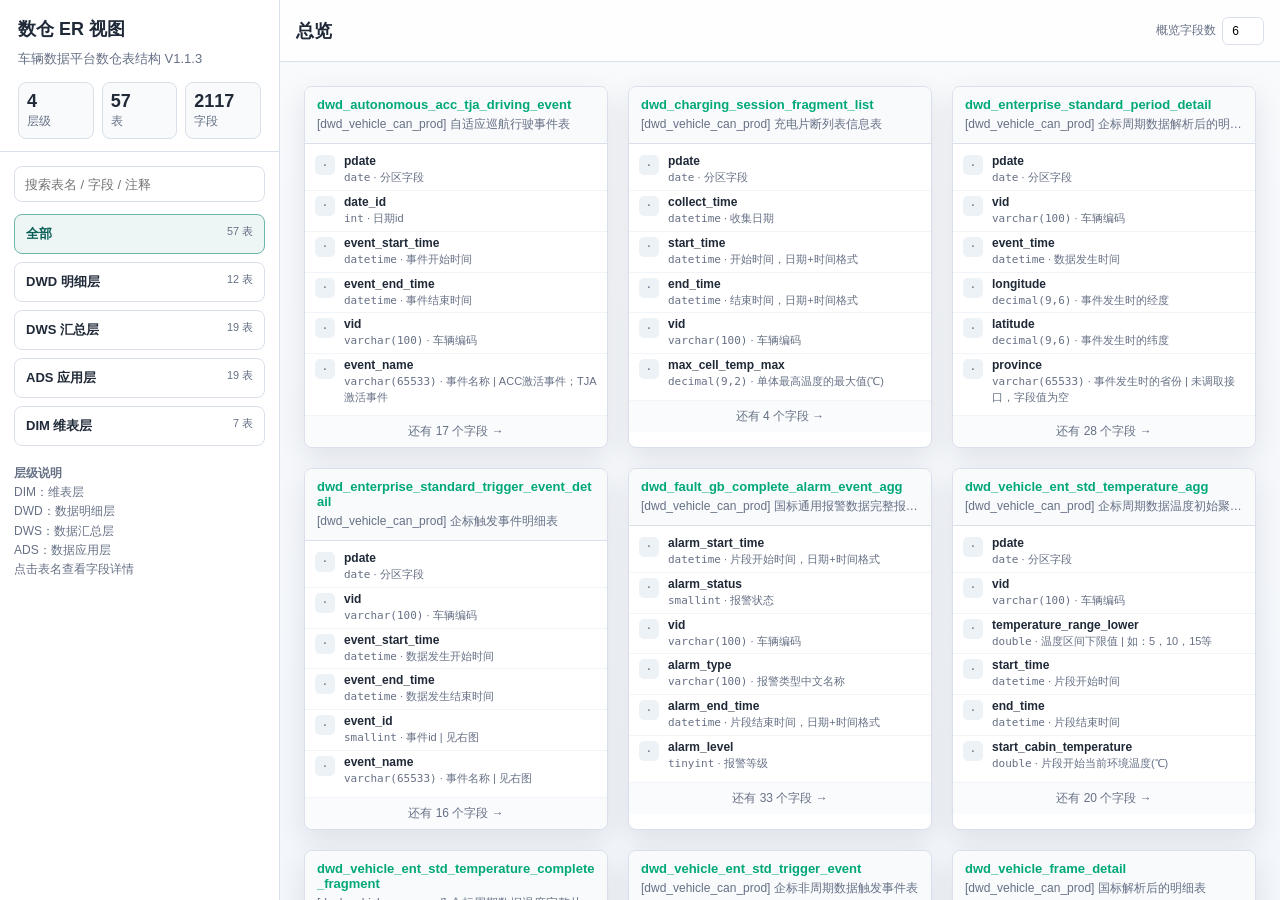
<file: 数据结构相关/数仓ER视图.html>
<!DOCTYPE html>
<html lang="zh-CN">
<head>
<meta charset="UTF-8">
<meta name="viewport" content="width=device-width, initial-scale=1">
<title>数仓 ER 视图 - V1.1.3</title>
<style>
:root{--bg:#f5f7fb;--panel:#ffffff;--ink:#1f2937;--muted:#667085;--line:#9aa6b2;--accent:#0f766e;--accent2:#2563eb;--border:#d9e0ea;--soft:#eef6f5;--warn:#b45309;--shadow:0 10px 28px rgba(31,41,55,.10)}
*{box-sizing:border-box}
body{margin:0;font-family:Segoe UI,Microsoft YaHei,Arial,sans-serif;color:var(--ink);background:var(--bg);font-size:14px}
.app{height:100vh;display:grid;grid-template-columns:280px 1fr;overflow:hidden}

/* Sidebar */
.sidebar{background:var(--panel);border-right:1px solid var(--border);overflow:auto;display:flex;flex-direction:column}
.sidebar::-webkit-scrollbar{width:5px}
.sidebar::-webkit-scrollbar-thumb{background:#ccc;border-radius:3px}
.brand{padding:18px 18px 12px;border-bottom:1px solid var(--border)}
.brand h1{font-size:18px;line-height:1.25;margin:0 0 8px}
.brand p{margin:0;color:var(--muted);line-height:1.5;font-size:13px}
.stats{display:grid;grid-template-columns:repeat(3,1fr);gap:8px;margin-top:14px}
.stat{background:#f8fafc;border:1px solid var(--border);border-radius:8px;padding:8px}
.stat b{display:block;font-size:18px}
.stat span{font-size:12px;color:var(--muted)}
.side-section{padding:14px 14px 18px;flex:1}
.search{width:100%;height:36px;border:1px solid var(--border);border-radius:8px;padding:0 10px;background:#fff;color:var(--ink);font-size:13px;outline:none}
.search:focus{border-color:var(--accent)}
.domain-list{display:flex;flex-direction:column;gap:8px;margin-top:12px}
.domain-btn{border:1px solid var(--border);background:#fff;color:var(--ink);border-radius:8px;padding:10px 11px;text-align:left;cursor:pointer;font-weight:600;font-size:13px;transition:all .15s}
.domain-btn:hover{border-color:#8aa1bd}
.domain-btn.active{background:var(--soft);border-color:#6bb6ad;color:#075e57}
.domain-btn small{float:right;color:var(--muted);font-weight:500}
.legend{margin-top:18px;color:var(--muted);font-size:12px;line-height:1.6}

/* Main canvas */
.main{display:grid;grid-template-rows:auto 1fr;background:linear-gradient(#f8fafc,#f3f6fb);overflow:hidden}
.toolbar{height:62px;display:flex;align-items:center;gap:10px;padding:12px 16px;border-bottom:1px solid var(--border);background:rgba(255,255,255,.82);backdrop-filter:blur(8px);flex-shrink:0}
.toolbar h2{font-size:18px;margin:0 12px 0 0;min-width:100px}
.col-setting{margin-left:auto;display:flex;align-items:center;gap:6px;font-size:12px;color:var(--muted)}
.col-setting input{width:42px;height:28px;border:1px solid var(--border);border-radius:6px;padding:0 4px;font-size:12px;text-align:center;outline:none}
.col-setting input:focus{border-color:var(--accent)}
.canvas-wrap{position:relative;overflow:auto;min-height:0}
.canvas-wrap::-webkit-scrollbar{width:8px;height:8px}
.canvas-wrap::-webkit-scrollbar-thumb{background:#bbb;border-radius:4px}
.canvas-wrap::-webkit-scrollbar-track{background:#f0f2f5}
.canvas{padding:24px}
.grid{display:grid;grid-template-columns:repeat(auto-fill,minmax(300px,1fr));gap:20px}

/* Table card */
.table-card{background:var(--panel);border:1px solid var(--border);border-radius:8px;box-shadow:var(--shadow);overflow:hidden;transition:box-shadow .15s}
.table-card:hover{box-shadow:0 12px 32px rgba(31,41,55,.14)}
.table-head{padding:10px 12px;background:#f8fafc;border-bottom:1px solid var(--border);cursor:pointer}
.table-name{font-size:13px;font-weight:700;color:#111827;word-break:break-all}
.table-comment{font-size:12px;color:var(--muted);margin-top:4px;white-space:nowrap;overflow:hidden;text-overflow:ellipsis}
.fields{list-style:none;margin:0;padding:6px 0}
.field{display:grid;grid-template-columns:22px 1fr;gap:7px;padding:4px 10px;border-bottom:1px solid #f1f4f8;min-height:28px}
.field:last-child{border-bottom:0}
.badge{width:20px;height:20px;border-radius:5px;display:inline-flex;align-items:center;justify-content:center;font-size:10px;font-weight:700;margin-top:1px}
.plain{background:#edf2f7;color:#64748b}
.field-main{min-width:0}
.field-name{font-size:12px;font-weight:600;word-break:break-all}
.field-meta{font-size:11px;color:var(--muted);margin-top:2px;line-height:1.35}
.more{padding:7px 10px;color:var(--muted);font-size:12px;background:#fafbfc;cursor:pointer;text-align:center;border-top:1px solid #f1f4f8}
.more:hover{background:#f0f2f5}

/* Layer badges */
.b-dim{background:#fff3e8;color:#e17055}
.b-dwd{background:#e8f4fd;color:#0984e3}
.b-dws{background:#e6f9f0;color:#00a878}
.b-ads{background:#f3f0ff;color:#6c5ce7}

/* Modal */
.modal-overlay{position:fixed;inset:0;background:rgba(0,0,0,.35);z-index:100;display:none;align-items:center;justify-content:center}
.modal-overlay.open{display:flex}
.modal{background:#fff;border-radius:8px;width:92vw;max-width:900px;max-height:85vh;display:flex;flex-direction:column;box-shadow:0 12px 40px rgba(0,0,0,.18)}
.modal-hd{padding:14px 18px;border-bottom:1px solid var(--border);display:flex;align-items:center;gap:10px}
.modal-hd .mh-title{font-size:16px;font-weight:700;flex:1}
.modal-hd .mh-badge{font-size:11px;padding:2px 8px;border-radius:4px;font-weight:600}
.modal-close{background:none;border:none;font-size:22px;color:var(--muted);cursor:pointer;padding:0 4px;line-height:1}
.modal-close:hover{color:var(--ink)}
.modal-body{flex:1;overflow-y:auto;padding:0}
.modal-body::-webkit-scrollbar{width:6px}
.modal-body::-webkit-scrollbar-thumb{background:#ccc;border-radius:3px}
.modal-cmt{padding:4px 18px 8px;font-size:12px;color:var(--muted)}
.field-table{width:100%;border-collapse:collapse;font-size:12px}
.field-table th,.field-table td{border-bottom:1px solid #edf1f6;padding:7px 6px;text-align:left;vertical-align:top}
.field-table th{color:#475467;background:#f8fafc;position:sticky;top:0;z-index:1}
.field-table code{font-family:Consolas,Menlo,monospace;font-size:11px}
.pill{display:inline-block;border:1px solid var(--border);border-radius:999px;padding:2px 7px;font-size:11px;background:#fff}
</style>
</head>
<body>
<div class="app">
  <aside class="sidebar">
    <div class="brand">
      <h1>数仓 ER 视图</h1>
      <p>车辆数据平台数仓表结构 V1.1.3</p>
      <div class="stats">
        <div class="stat"><b id="sDb">0</b><span>层级</span></div>
        <div class="stat"><b id="sTbl">0</b><span>表</span></div>
        <div class="stat"><b id="sCol">0</b><span>字段</span></div>
      </div>
    </div>
    <div class="side-section">
      <input id="search" class="search" placeholder="搜索表名 / 字段 / 注释" oninput="doSearch(this.value)">
      <div id="domains" class="domain-list"></div>
      <div class="legend"><b>层级说明</b><br>DIM：维表层<br>DWD：数据明细层<br>DWS：数据汇总层<br>ADS：数据应用层<br>点击表名查看字段详情</div>
    </div>
  </aside>
  <main class="main">
    <div class="toolbar">
      <h2 id="domainTitle">总览</h2>
      <div class="col-setting">概览字段数 <input type="number" id="colNum" min="1" max="30" value="6" onchange="chgCols(this.value)"></div>
    </div>
    <div class="canvas-wrap">
      <div class="canvas"><div class="grid" id="grid"></div></div>
    </div>
  </main>
</div>

<div class="modal-overlay" id="mo" onclick="closeModal(event)">
  <div class="modal" onclick="event.stopPropagation()">
    <div class="modal-hd">
      <span class="mh-badge" id="mb"></span>
      <span class="mh-title" id="mt"></span>
      <button class="modal-close" onclick="closeModal()">&times;</button>
    </div>
    <div class="modal-cmt" id="mcmt"></div>
    <div class="modal-body" id="mbd"></div>
  </div>
</div>

<script>
const D={"ADS 应用层": {"adas_event_real_time": {"comment": "[ads_vehicle_app_prod] 智驾事件表", "db": "ads_vehicle_app_prod", "columns": [{"name": "data_statistic_date", "type": "date", "key": "", "nullable": "YES", "default": "", "comment": "数据统计时间"}, {"name": "vid", "type": "varchar(100)", "key": "", "nullable": "YES", "default": "", "comment": "车辆编码"}, {"name": "event_type", "type": "varchar(65533)", "key": "", "nullable": "YES", "default": "", "comment": "智驾事件类别"}, {"name": "event_time", "type": "datetime", "key": "", "nullable": "YES", "default": "", "comment": "智驾事件发生时间"}, {"name": "event_id", "type": "tinyint", "key": "", "nullable": "YES", "default": "", "comment": "智驾事件编号"}, {"name": "event_name", "type": "varchar(65533)", "key": "", "nullable": "YES", "default": "", "comment": "智驾事件类型"}, {"name": "event_address", "type": "varchar(65533)", "key": "", "nullable": "YES", "default": "", "comment": "智驾事件位置"}, {"name": "event_speed", "type": "decimal(9,2)", "key": "", "nullable": "YES", "default": "", "comment": "事件发生时车速(km/h)"}, {"name": "event_soc", "type": "decimal(9,2)", "key": "", "nullable": "YES", "default": "", "comment": "事件发生时SOC"}, {"name": "event_longitude", "type": "decimal(9,6)", "key": "", "nullable": "YES", "default": "", "comment": "事件发生时的经度"}, {"name": "event_latitude", "type": "decimal(9,6)", "key": "", "nullable": "YES", "default": "", "comment": "事件发生时的纬度"}, {"name": "create_time", "type": "datetime", "key": "", "nullable": "YES", "default": "", "comment": "数据生成时间"}]}, "ads_autonomous_run_mile": {"comment": "智驾行驶里程及时长实时映射表", "db": "", "columns": [{"name": "vid", "type": "varchar(65533)", "key": "", "nullable": "YES", "default": "", "comment": "车辆编码"}, {"name": "autonomous_run_mileage", "type": "decimal(38,2)", "key": "", "nullable": "YES", "default": "", "comment": "智驾行驶总里程(km)"}, {"name": "autonomous_run_time_length", "type": "decimal(9,2)", "key": "", "nullable": "YES", "default": "", "comment": "智驾行驶总时长(h)"}]}, "ads_current_latest_trip": {"comment": "最新行程实时数据映射表", "db": "", "columns": [{"name": "vid", "type": "varchar(100)", "key": "", "nullable": "YES", "default": "", "comment": "车辆编码"}, {"name": "start_time", "type": "datetime", "key": "", "nullable": "YES", "default": "", "comment": "开始时间"}, {"name": "end_time", "type": "datetime", "key": "", "nullable": "YES", "default": "", "comment": "结束时间"}, {"name": "speed_last", "type": "smallint", "key": "", "nullable": "YES", "default": "", "comment": "最新车速(km/h)"}, {"name": "hard_deceleration_count", "type": "bigint", "key": "", "nullable": "YES", "default": "", "comment": "最新片段内的急减速次数"}, {"name": "sharp_turn_count", "type": "bigint", "key": "", "nullable": "YES", "default": "", "comment": "最新片段内的急转弯次数"}, {"name": "time_length", "type": "decimal(9,2)", "key": "", "nullable": "YES", "default": "", "comment": "持续时长(min)"}, {"name": "start_longitude", "type": "decimal(9,6)", "key": "", "nullable": "YES", "default": "", "comment": "开始经度"}, {"name": "start_latitude", "type": "decimal(9,6)", "key": "", "nullable": "YES", "default": "", "comment": "开始纬度"}, {"name": "avg_consumption", "type": "decimal(9,2)", "key": "", "nullable": "YES", "default": "", "comment": "平均电耗(kWh/100km)"}, {"name": "percent_day_run_times", "type": "bigint", "key": "", "nullable": "YES", "default": "", "comment": "当天累计行驶次数"}, {"name": "total_park_times", "type": "bigint", "key": "", "nullable": "YES", "default": "", "comment": "停车总次数"}, {"name": "total_run_time_length", "type": "decimal(9,2)", "key": "", "nullable": "YES", "default": "", "comment": "行驶总时长(h)"}, {"name": "total_run_mileage", "type": "decimal(38,2)", "key": "", "nullable": "YES", "default": "", "comment": "行驶总里程(km)"}]}, "ads_cw_before_after_100s_frame_datas": {"comment": "[ads_vehicle_app_prod] 碰撞前后100s帧数据表", "db": "ads_vehicle_app_prod", "columns": [{"name": "datetime", "type": "datetime", "key": "", "nullable": "YES", "default": "", "comment": "数据统计时间"}, {"name": "vid", "type": "varchar(100)", "key": "", "nullable": "YES", "default": "", "comment": "车辆编码"}, {"name": "cw_time", "type": "datetime", "key": "", "nullable": "YES", "default": "", "comment": "碰撞预警时间"}, {"name": "frame_data_time", "type": "datetime", "key": "", "nullable": "YES", "default": "", "comment": "数据发生时间"}, {"name": "frame_data_speed", "type": "smallint", "key": "", "nullable": "YES", "default": "", "comment": "车速(km/h)"}, {"name": "frame_data_brake_effort", "type": "smallint", "key": "", "nullable": "YES", "default": "", "comment": "制动压力(%)"}, {"name": "frame_data_accelerator_pedal_position", "type": "smallint", "key": "", "nullable": "YES", "default": "", "comment": "加速踏板开度"}, {"name": "frame_data_veh_gear", "type": "varchar(65533)", "key": "", "nullable": "YES", "default": "", "comment": "车辆挡位 | 字段值包含：倒挡、D挡、P挡等"}, {"name": "frame_data_veh_door_status", "type": "varchar(65533)", "key": "", "nullable": "YES", "default": "", "comment": "车门状态 | 字段值样例：“全部：关闭” 或 “全部：打开” 或 “左前门；右前门”"}]}, "ads_remaining_run_mile": {"comment": "预计可行使里程及时长实时映射表", "db": "", "columns": [{"name": "vid", "type": "varchar(100)", "key": "", "nullable": "YES", "default": "", "comment": "车辆编码"}, {"name": "remaining_mileage", "type": "decimal(9,2)", "key": "", "nullable": "YES", "default": "", "comment": "预计可行驶里程(km)"}, {"name": "remaining_run_time_length_20", "type": "decimal(13,2)", "key": "", "nullable": "YES", "default": "", "comment": "预计可行驶时长(h)(车速为20km/h)"}, {"name": "remaining_run_time_length_40", "type": "decimal(13,2)", "key": "", "nullable": "YES", "default": "", "comment": "预计可行驶时长(h)(车速为40km/h)"}, {"name": "remaining_run_time_length_60", "type": "decimal(13,2)", "key": "", "nullable": "YES", "default": "", "comment": "预计可行驶时长(h)(车速为60km/h)"}, {"name": "remaining_run_time_length_80", "type": "decimal(13,2)", "key": "", "nullable": "YES", "default": "", "comment": "预计可行驶时长(h)(车速为80km/h)"}]}, "ads_veh_door_open_off_event": {"comment": "[ads_vehicle_app_prod] 车辆车门开关事件表", "db": "ads_vehicle_app_prod", "columns": [{"name": "data_statistic_date", "type": "datetime", "key": "", "nullable": "YES", "default": "", "comment": "数据统计时间"}, {"name": "vid", "type": "varchar(65533)", "key": "", "nullable": "YES", "default": "", "comment": "车辆编码"}, {"name": "veh_door_event_type", "type": "tinyint", "key": "", "nullable": "YES", "default": "", "comment": "事件类型 | 1:左前门开；2：左前门关；3：右前门开；4：右前门关；5：左侧滑门开；6：左侧滑门关；7：右侧滑门开；8：右侧滑门关；9：尾门开；10：尾门关"}, {"name": "veh_door_event_time", "type": "datetime", "key": "", "nullable": "YES", "default": "", "comment": "事件发生时间"}, {"name": "veh_door_event_address", "type": "varchar(65533)", "key": "", "nullable": "YES", "default": "", "comment": "事件发生地址"}, {"name": "veh_door_event_longitude", "type": "decimal(9,6)", "key": "", "nullable": "YES", "default": "", "comment": "事件发生经度"}, {"name": "veh_door_event_latitude", "type": "decimal(9,6)", "key": "", "nullable": "YES", "default": "", "comment": "事件发生纬度"}]}, "ads_veh_turn_off_event": {"comment": "[ads_vehicle_app_prod] 车辆熄火事件表", "db": "ads_vehicle_app_prod", "columns": [{"name": "data_statistic_date", "type": "datetime", "key": "", "nullable": "YES", "default": "", "comment": "数据统计时间"}, {"name": "vid", "type": "varchar(100)", "key": "", "nullable": "YES", "default": "", "comment": "车辆编码"}, {"name": "veh_turn_off_start_time", "type": "datetime", "key": "", "nullable": "YES", "default": "", "comment": "车辆熄火开始时间"}, {"name": "veh_turn_off_end_time", "type": "datetime", "key": "", "nullable": "YES", "default": "", "comment": "车辆熄火结束时间"}, {"name": "veh_turn_off_address", "type": "tinyint", "key": "", "nullable": "YES", "default": "", "comment": "车辆熄火地址"}, {"name": "veh_turn_off_longitude", "type": "decimal(9,6)", "key": "", "nullable": "YES", "default": "", "comment": "车辆熄火经度"}, {"name": "veh_turn_off_latitude", "type": "decimal(9,6)", "key": "", "nullable": "YES", "default": "", "comment": "车辆熄火纬度"}]}, "alarm_event_real_time": {"comment": "[ads_vehicle_app_prod] 故障事件表", "db": "ads_vehicle_app_prod", "columns": [{"name": "data_statistic_date", "type": "date", "key": "", "nullable": "YES", "default": "", "comment": "数据统计时间"}, {"name": "vid", "type": "varchar(100)", "key": "", "nullable": "YES", "default": "", "comment": "车辆编码"}, {"name": "alarm_name", "type": "varchar(100)", "key": "", "nullable": "YES", "default": "", "comment": "故障发生时间"}, {"name": "alarm_start_time", "type": "datetime", "key": "", "nullable": "YES", "default": "", "comment": "故障解除时间"}, {"name": "alarm_end_time", "type": "datetime", "key": "", "nullable": "YES", "default": "", "comment": "故障发生地点"}, {"name": "alarm_start_address", "type": "varchar(65533)", "key": "", "nullable": "YES", "default": "", "comment": "故障解除地点"}, {"name": "alarm_end_address", "type": "varchar(65533)", "key": "", "nullable": "YES", "default": "", "comment": "故障等级(1,2,3)"}, {"name": "alarm_max_level", "type": "smallint", "key": "", "nullable": "YES", "default": "", "comment": "故障类型(包含右边所列19种故障)"}, {"name": "alarm_start_speed", "type": "decimal(9,2)", "key": "", "nullable": "YES", "default": "", "comment": "故障开始时的车速(km/h)"}, {"name": "alarm_start_soc", "type": "smallint", "key": "", "nullable": "YES", "default": "", "comment": "故障开始时的SOC"}, {"name": "alarm_start_longitude", "type": "decimal(9,6)", "key": "", "nullable": "YES", "default": "", "comment": "故障开始时的经度"}, {"name": "alarm_start_latitude", "type": "decimal(9,6)", "key": "", "nullable": "YES", "default": "", "comment": "故障开始时的纬度"}, {"name": "alarm_end_longitude", "type": "decimal(9,6)", "key": "", "nullable": "YES", "default": "", "comment": "故障结束时的经度"}, {"name": "alarm_end_latitude", "type": "decimal(9,6)", "key": "", "nullable": "YES", "default": "", "comment": "故障结束时的纬度"}, {"name": "create_time", "type": "datetime", "key": "", "nullable": "YES", "default": "", "comment": "生成日期"}]}, "charing_event_with_alarm": {"comment": "[ads_vehicle_app_prod] 带故障充电事件表", "db": "ads_vehicle_app_prod", "columns": [{"name": "data_statistic_date", "type": "datetime", "key": "", "nullable": "YES", "default": "", "comment": "数据统计时间"}, {"name": "vid", "type": "varchar(100)", "key": "", "nullable": "YES", "default": "", "comment": "车辆编码"}, {"name": "charge_start_time", "type": "datetime", "key": "", "nullable": "YES", "default": "", "comment": "充电开始时间"}, {"name": "charge_time_length", "type": "decimal(9,2)", "key": "", "nullable": "YES", "default": "", "comment": "充电时长(h)"}, {"name": "charge_start_soc", "type": "smallint", "key": "", "nullable": "YES", "default": "", "comment": "充电时剩余SOC"}, {"name": "charge_end_soc", "type": "smallint", "key": "", "nullable": "YES", "default": "", "comment": "充电完成后剩余SOC"}, {"name": "charged_kwh", "type": "decimal(9,2)", "key": "", "nullable": "YES", "default": "", "comment": "充电度数(kWh)"}]}, "park_event_all": {"comment": "[ads_vehicle_app_prod] 停留事件表", "db": "ads_vehicle_app_prod", "columns": [{"name": "data_statistic_date", "type": "datetime", "key": "", "nullable": "YES", "default": "", "comment": "数据统计时间"}, {"name": "vid", "type": "varchar(65533)", "key": "", "nullable": "YES", "default": "", "comment": "车辆编码"}, {"name": "park_start_time", "type": "datetime", "key": "", "nullable": "YES", "default": "", "comment": "停留开始时间"}, {"name": "park_end_time", "type": "datetime", "key": "", "nullable": "YES", "default": "", "comment": "停留结束时间"}, {"name": "park_time_length", "type": "bigint", "key": "", "nullable": "YES", "default": "", "comment": "停留时长(s)"}, {"name": "park_address", "type": "varchar(65533)", "key": "", "nullable": "YES", "default": "", "comment": "停留点地址"}, {"name": "park_longitude", "type": "decimal(9,6)", "key": "", "nullable": "YES", "default": "", "comment": "停留经度"}, {"name": "park_latitude", "type": "decimal(9,6)", "key": "", "nullable": "YES", "default": "", "comment": "停留纬度"}, {"name": "park_geohash_address", "type": "varchar(65533)", "key": "", "nullable": "YES", "default": "", "comment": "停留点Geohash中心点地址"}, {"name": "park_geohash_longitude", "type": "decimal(9,6)", "key": "", "nullable": "YES", "default": "", "comment": "停留点Geohash中心点经度"}, {"name": "park_geohash_latitude", "type": "decimal(9,6)", "key": "", "nullable": "YES", "default": "", "comment": "停留点Geohash中心点纬度"}, {"name": "park_veh_door_status", "type": "varchar(65533)", "key": "", "nullable": "YES", "default": "", "comment": "停留期间车门状态 | 字段值样例：左前门开，右前门开"}, {"name": "is_non_normal_park", "type": "tinyint", "key": "", "nullable": "YES", "default": "", "comment": "是否非常规停留点 | 1：是；0：否"}]}, "possible_accident_event": {"comment": "[ads_vehicle_app_prod] 疑似事故事件表", "db": "ads_vehicle_app_prod", "columns": [{"name": "data_statistic_date", "type": "datetime", "key": "", "nullable": "YES", "default": "", "comment": "数据统计时间"}, {"name": "vid", "type": "varchar(65533)", "key": "", "nullable": "YES", "default": "", "comment": "车辆编码"}, {"name": "cw_id", "type": "varchar(65533)", "key": "", "nullable": "YES", "default": "", "comment": "碰撞预警编号"}, {"name": "cw_type", "type": "varchar(65533)", "key": "", "nullable": "YES", "default": "", "comment": "碰撞预警类型 | AEB故障预警、碰撞预警"}, {"name": "cw_time", "type": "datetime", "key": "", "nullable": "YES", "default": "", "comment": "碰撞预警时间"}, {"name": "cw_speed", "type": "decimal(9,2)", "key": "", "nullable": "YES", "default": "", "comment": "碰撞预警时车速(km/h)"}, {"name": "cw_front_left_tire_pressure", "type": "decimal(9,2)", "key": "", "nullable": "YES", "default": "", "comment": "碰撞预警时左前胎压(bar)"}, {"name": "cw_front_right_tire_pressure", "type": "decimal(9,2)", "key": "", "nullable": "YES", "default": "", "comment": "碰撞预警时右前胎压(bar)"}, {"name": "cw_rear_left_tire_pressure", "type": "decimal(9,2)", "key": "", "nullable": "YES", "default": "", "comment": "碰撞预警时左后胎压(bar)"}, {"name": "cw_rear_right_tire_pressure", "type": "decimal(9,2)", "key": "", "nullable": "YES", "default": "", "comment": "碰撞预警时右后胎压(bar)"}, {"name": "cw_soc", "type": "smallint", "key": "", "nullable": "YES", "default": "", "comment": "碰撞预警时的SOC"}, {"name": "cw_address", "type": "varchar(65533)", "key": "", "nullable": "YES", "default": "", "comment": "碰撞预警时的地址(默认为空值)"}, {"name": "cw_longitude", "type": "decimal(9,6)", "key": "", "nullable": "YES", "default": "", "comment": "碰撞预警时的经度"}, {"name": "cw_latitude", "type": "decimal(9,6)", "key": "", "nullable": "YES", "default": "", "comment": "碰撞预警时的纬度"}, {"name": "cw_vis", "type": "int", "key": "", "nullable": "YES", "default": "", "comment": "碰撞预警时的能见度(m)"}, {"name": "cw_day_or_night", "type": "varchar(65533)", "key": "", "nullable": "YES", "default": "", "comment": "碰撞预警时的自然条件 | 凌晨、早晨、上午、中午、下午、傍晚、晚上、深夜"}, {"name": "cw_wp", "type": "varchar(65533)", "key": "", "nullable": "YES", "default": "", "comment": "碰撞预警时的天气现象"}, {"name": "cw_tem", "type": "decimal(9,2)", "key": "", "nullable": "YES", "default": "", "comment": "碰撞预警时的平均气温(℃)"}, {"name": "cw_veh_fcw_status", "type": "varchar(65533)", "key": "", "nullable": "YES", "default": "", "comment": "碰撞预警时的FCW状态 | 激活、未激活"}, {"name": "cw_veh_aeb_status", "type": "varchar(65533)", "key": "", "nullable": "YES", "default": "", "comment": "碰撞预警时的AEB状态 | 激活、未激活"}, {"name": "cw_veh_ldw_status", "type": "varchar(65533)", "key": "", "nullable": "YES", "default": "", "comment": "碰撞预警时的LDW状态 | 激活、未激活"}, {"name": "cw_veh_ldp_status", "type": "varchar(65533)", "key": "", "nullable": "YES", "default": "", "comment": "碰撞预警时的LDP状态 | 激活、未激活"}, {"name": "cw_before_after_100s_fcw_aeb_status", "type": "varchar(65533)", "key": "", "nullable": "YES", "default": "", "comment": "碰撞预警前后100s内的FCW及AEB状态 | 开启、关闭"}, {"name": "cw_before_after_100s_fcw_is_active", "type": "varchar(65533)", "key": "", "nullable": "YES", "default": "", "comment": "碰撞预警前后100s内FCW是否激活 | 激活、未激活"}, {"name": "cw_before_after_100s_aeb_is_active", "type": "varchar(65533)", "key": "", "nullable": "YES", "default": "", "comment": "碰撞预警前后100s内AEB是否激活 | 激活、未激活"}, {"name": "cw_after_6h_sensor_fault_time_list", "type": "array<datetime>", "key": "", "nullable": "YES", "default": "", "comment": "碰撞预警后6h内传感器故障时间列表"}, {"name": "cw_trip_start_address", "type": "varchar(65533)", "key": "", "nullable": "YES", "default": "", "comment": "碰撞预警对应行程的起始地址(默认为空值)"}, {"name": "cw_trip_start_longitude", "type": "decimal(9,6)", "key": "", "nullable": "YES", "default": "", "comment": "碰撞预警对应行程的起始点经度"}, {"name": "cw_trip_start_latitude", "type": "decimal(9,6)", "key": "", "nullable": "YES", "default": "", "comment": "碰撞预警对应行程的起始点纬度"}, {"name": "cw_trip_before_stop_time_length", "type": "decimal(9,2)", "key": "", "nullable": "YES", "default": "", "comment": "碰撞预警对应行程启动前的停留时长(h)"}, {"name": "cw_trip_start_10s_speed", "type": "smallint", "key": "", "nullable": "YES", "default": "", "comment": "碰撞预警对应行程启动10s时的车速(km/h)"}, {"name": "cw_trip_front_left_door_open_time_list", "type": "array<datetime>", "key": "", "nullable": "YES", "default": "", "comment": "碰撞预警对应行程左前车门开门时间列表"}, {"name": "cw_trip_front_right_door_open_time_list", "type": "array<datetime>", "key": "", "nullable": "YES", "default": "", "comment": "碰撞预警对应行程右前车门开门时间列表"}, {"name": "cw_trip_mid_left_door_open_time_list", "type": "array<datetime>", "key": "", "nullable": "YES", "default": "", "comment": "碰撞预警对应行程左侧滑门开门时间列表"}, {"name": "cw_trip_mid_right_door_open_time_list", "type": "array<datetime>", "key": "", "nullable": "YES", "default": "", "comment": "碰撞预警对应行程右侧滑门开门时间列表"}, {"name": "cw_trip_tail_door_open_time_list", "type": "array<datetime>", "key": "", "nullable": "YES", "default": "", "comment": "碰撞预警对应行程尾门开门时间列表"}, {"name": "cw_trip_front_left_door_off_time_list", "type": "array<datetime>", "key": "", "nullable": "YES", "default": "", "comment": "碰撞预警对应行程左前车门关门时间列表"}, {"name": "cw_trip_front_right_door_off_time_list", "type": "array<datetime>", "key": "", "nullable": "YES", "default": "", "comment": "碰撞预警对应行程右前车门关门时间列表"}, {"name": "cw_trip_mid_left_door_off_time_list", "type": "array<datetime>", "key": "", "nullable": "YES", "default": "", "comment": "碰撞预警对应行程左侧滑门关门时间列表"}, {"name": "cw_trip_mid_right_door_off_time_list", "type": "array<datetime>", "key": "", "nullable": "YES", "default": "", "comment": "碰撞预警对应行程右侧滑门关门时间列表"}, {"name": "cw_trip_tail_door_off_time_list", "type": "array<datetime>", "key": "", "nullable": "YES", "default": "", "comment": "碰撞预警对应行程尾门关门时间列表"}, {"name": "cw_trip_start_30min_is_open_door", "type": "tinyint", "key": "", "nullable": "YES", "default": "", "comment": "碰撞预警对应行程启动后30min内是否开过车门"}, {"name": "cw_trip_start_30min_open_door_time", "type": "datetime", "key": "", "nullable": "YES", "default": "", "comment": "碰撞预警对应行程启动后30min内首次打开车门的时间"}, {"name": "cw_trip_after_6h_door_open_off_nums", "type": "smallint", "key": "", "nullable": "YES", "default": "", "comment": "碰撞预警后6h内车门开关次数"}, {"name": "cw_trip_before_20min_door_open_off_nums", "type": "smallint", "key": "", "nullable": "YES", "default": "", "comment": "碰撞预警前20min内车门开关次数"}, {"name": "cw_trip_start_time", "type": "datetime", "key": "", "nullable": "YES", "default": "", "comment": "碰撞预警对应行程的启动时间"}, {"name": "cw_trip_end_time", "type": "datetime", "key": "", "nullable": "YES", "default": "", "comment": "碰撞预警对应行程的熄火时间"}, {"name": "cw_trip_run_time_length", "type": "decimal(9,2)", "key": "", "nullable": "YES", "default": "", "comment": "碰撞预警对应行程的行驶时长(h)"}, {"name": "cw_before_avg_speed", "type": "decimal(9,2)", "key": "", "nullable": "YES", "default": "", "comment": "碰撞预警对应行程起点到碰撞点的平均车速(km/h)"}, {"name": "cw_before_ra_rd_st_total_nums", "type": "smallint", "key": "", "nullable": "YES", "default": "", "comment": "碰撞预警对应行程起点到碰撞点的三急总次数"}, {"name": "cw_before_driving_warn_nums", "type": "smallint", "key": "", "nullable": "YES", "default": "", "comment": "碰撞预警对应行程起点到碰撞点的驾驶行为预警总次数"}, {"name": "cw_before_2min_speed_sharp_change_time", "type": "datetime", "key": "", "nullable": "YES", "default": "", "comment": "碰撞预警前2min内车速骤变的时间点"}, {"name": "cw_before_2min_start_sharp_change_speed", "type": "smallint", "key": "", "nullable": "YES", "default": "", "comment": "碰撞预警前2min内车速骤变的起始车速(km/h)"}, {"name": "cw_before_2min_end_sharp_change_speed", "type": "smallint", "key": "", "nullable": "YES", "default": "", "comment": "碰撞预警前2min内车速骤变的最终车速(km/h)"}, {"name": "cw_before_30min_speed_list", "type": "array<smallint>", "key": "", "nullable": "YES", "default": "", "comment": "碰撞预警前30min内的车速列表"}, {"name": "cw_before_30min_longitude_list", "type": "array<decimal(9,6)>", "key": "", "nullable": "YES", "default": "", "comment": "碰撞预警前30min内的经度列表"}, {"name": "cw_before_30min_latitude_list", "type": "array<decimal(9,6)>", "key": "", "nullable": "YES", "default": "", "comment": "碰撞预警前30min内的纬度列表"}, {"name": "cw_before_30min_pass_by_cw_loc_nums", "type": "smallint", "key": "", "nullable": "YES", "default": "", "comment": "碰撞预警前30min内的经过事故发生地点的次数"}, {"name": "cw_after_2min_brake_distance", "type": "decimal(9,2)", "key": "", "nullable": "YES", "default": "", "comment": "碰撞预警后2min内的制动距离(m)"}, {"name": "cw_after_20min_is_start_veh", "type": "tinyint", "key": "", "nullable": "YES", "default": "", "comment": "碰撞预警后20min内是否再次启动车辆 | 1：是，0：否"}, {"name": "cw_after_20min_first_stop_time_length", "type": "smallint", "key": "", "nullable": "YES", "default": "", "comment": "碰撞预警后20min内的现场停留时长(s)"}, {"name": "cw_after_6h_stop_nums", "type": "smallint", "key": "", "nullable": "YES", "default": "", "comment": "碰撞预警后6h内的停留点个数"}, {"name": "cw_after_5min_is_fact_accident", "type": "tinyint", "key": "", "nullable": "YES", "default": "", "comment": "碰撞预警后5min内是否发生事故 | 1：是，0：否"}, {"name": "cw_after_5min_zero_speed_time", "type": "datetime", "key": "", "nullable": "YES", "default": "", "comment": "碰撞预警后5min内车速变为0的时间"}, {"name": "cw_after_5min_stop_time", "type": "datetime", "key": "", "nullable": "YES", "default": "", "comment": "碰撞预警后5min内车辆熄火的时间"}, {"name": "cw_before_last_speed", "type": "smallint", "key": "", "nullable": "YES", "default": "", "comment": "碰撞预警前车速(km/h)"}, {"name": "cw_after_5min_veh_door_status", "type": "varchar(65533)", "key": "", "nullable": "YES", "default": "", "comment": "碰撞预警后5min内车门开启状态"}, {"name": "cw_after_5min_sensor_fault_time", "type": "datetime", "key": "", "nullable": "YES", "default": "", "comment": "碰撞预警后5min内传感器故障时间"}, {"name": "cw_after_5min_gear_change_list", "type": "array<varchar(65533)>", "key": "", "nullable": "YES", "default": "", "comment": "碰撞预警后5min内的挡位变化列表"}, {"name": "cw_after_5min_gear_change_time_list", "type": "array<datetime>", "key": "", "nullable": "YES", "default": "", "comment": "碰撞预警后5min内的挡位变化点时间列表"}, {"name": "cw_after_5min_speed", "type": "smallint", "key": "", "nullable": "YES", "default": "", "comment": "碰撞预警后5min的车速(km)"}, {"name": "cw_before_after_speed_change", "type": "varchar(65533)", "key": "", "nullable": "YES", "default": "", "comment": "碰撞预警前后车速变化 | 减速，未减速"}, {"name": "crash_before_is_unusual_add_speed", "type": "tinyint", "key": "", "nullable": "YES", "default": "", "comment": "碰撞前是否异常加速 | 1：是，0：否"}, {"name": "crash_before_start_add_speed_time", "type": "datetime", "key": "", "nullable": "YES", "default": "", "comment": "碰撞前开始加速时间"}, {"name": "crash_before_start_add_speed", "type": "smallint", "key": "", "nullable": "YES", "default": "", "comment": "碰撞前开始加速时车速(km/h)"}, {"name": "crash_before_max_speed_time", "type": "datetime", "key": "", "nullable": "YES", "default": "", "comment": "碰撞前加速达到最高值的时间"}, {"name": "crash_before_max_speed", "type": "smallint", "key": "", "nullable": "YES", "default": "", "comment": "碰撞前加速达到最高值的车速(km/h)"}, {"name": "crash_before_is_active_brake", "type": "tinyint", "key": "", "nullable": "YES", "default": "", "comment": "碰撞前制动系统是否激活 | 1：是，0：否"}, {"name": "cw_before_2min_is_unsafe_driving", "type": "tinyint", "key": "", "nullable": "YES", "default": "", "comment": "碰撞预警前2min内是否有不安全驾驶行为 | 1：是，0：否"}, {"name": "cw_after_first_stop_open_tail_door_nums", "type": "smallint", "key": "", "nullable": "YES", "default": "", "comment": "碰撞预警后第一次停留期间尾门打开次数"}, {"name": "cw_after_first_stop_driver_door_status", "type": "varchar(65533)", "key": "", "nullable": "YES", "default": "", "comment": "碰撞预警后现场停留期间主驾驶门状态 | 关开、关开关、多次开关、无开、‘N/A’，其中‘N/A’表示没有现场停留"}, {"name": "cw_after_first_stop_time_length", "type": "bigint", "key": "", "nullable": "YES", "default": "", "comment": "碰撞预警后现场停留时长(s)"}, {"name": "cw_after_first_stop_is_open_door", "type": "tinyint", "key": "", "nullable": "YES", "default": "", "comment": "碰撞预警后现场停留期间车门是否开启 | 1：是，0：否"}, {"name": "cw_before_7day_pass_by_cw_loc_nums", "type": "map<date,smallint>", "key": "", "nullable": "YES", "default": "", "comment": "碰撞预警前7天内经过碰撞预警地点的次数map"}, {"name": "cw_before_10min_driving_warn_nums", "type": "smallint", "key": "", "nullable": "YES", "default": "", "comment": "碰撞预警前10min内的驾驶行为预警总次数"}, {"name": "cw_before_10min_longitude_list", "type": "array<decimal(9,6)>", "key": "", "nullable": "YES", "default": "", "comment": "碰撞预警前10min内的经度列表"}, {"name": "cw_before_10min_latitude_list", "type": "array<decimal(9,6)>", "key": "", "nullable": "YES", "default": "", "comment": "碰撞预警前10min内的纬度列表"}, {"name": "cw_before_4h_avg_speed", "type": "decimal(9,2)", "key": "", "nullable": "YES", "default": "", "comment": "碰撞预警前4h内的平均车速(km/h)"}, {"name": "cw_before_2h_avg_speed", "type": "decimal(9,2)", "key": "", "nullable": "YES", "default": "", "comment": "碰撞预警前2h内的平均车速(km/h)"}, {"name": "cw_before_10min_avg_speed", "type": "decimal(9,2)", "key": "", "nullable": "YES", "default": "", "comment": "碰撞预警前10min内的平均车速(km/h)"}]}, "possible_accident_event_after_24h_park_event": {"comment": "[ads_vehicle_app_prod] 疑似事故后24h内停留事件表", "db": "ads_vehicle_app_prod", "columns": [{"name": "data_statistic_date", "type": "datetime", "key": "", "nullable": "YES", "default": "", "comment": "数据统计时间"}, {"name": "vid", "type": "varchar(65533)", "key": "", "nullable": "YES", "default": "", "comment": "车辆编码"}, {"name": "cw_time", "type": "datetime", "key": "", "nullable": "YES", "default": "", "comment": "碰撞预警时间"}, {"name": "park_start_time", "type": "datetime", "key": "", "nullable": "YES", "default": "", "comment": "停留开始时间"}, {"name": "park_time_length", "type": "decimal(9,2)", "key": "", "nullable": "YES", "default": "", "comment": "停留时长(h)"}, {"name": "park_longitude", "type": "decimal(9,6)", "key": "", "nullable": "YES", "default": "", "comment": "停留经度"}, {"name": "park_latitude", "type": "decimal(9,6)", "key": "", "nullable": "YES", "default": "", "comment": "停留纬度"}, {"name": "park_address", "type": "varchar(65533)", "key": "", "nullable": "YES", "default": "", "comment": "停留地址"}]}, "risky_driving_habits_warning_real_time": {"comment": "[ads_vehicle_app_prod] 风险驾驶习惯预警表", "db": "ads_vehicle_app_prod", "columns": [{"name": "data_statistic_date", "type": "date", "key": "", "nullable": "YES", "default": "", "comment": "数据统计日期，如：2025-10-11"}, {"name": "vid", "type": "varchar(65533)", "key": "", "nullable": "YES", "default": "", "comment": "车辆编码"}, {"name": "risky_driving_habits_type", "type": "varchar(65533)", "key": "", "nullable": "YES", "default": "", "comment": "风险驾驶习惯类别名称 | 对应右边的预警大类"}, {"name": "risky_driving_habits_name", "type": "varchar(65533)", "key": "", "nullable": "YES", "default": "", "comment": "风险驾驶习惯类型名称 | 对应右边的预警小类"}, {"name": "risky_driving_habits_warn_time", "type": "datetime", "key": "", "nullable": "YES", "default": "", "comment": "风险驾驶习惯预警时间"}]}, "trip_event_with_fatigue_driving": {"comment": "[ads_vehicle_app_prod] 疲劳行驶事件表", "db": "ads_vehicle_app_prod", "columns": [{"name": "data_statistic_date", "type": "datetime", "key": "", "nullable": "YES", "default": "", "comment": "数据统计时间"}, {"name": "vid", "type": "varchar(65533)", "key": "", "nullable": "YES", "default": "", "comment": "车辆编码"}, {"name": "fatigue_driving_alarm_time", "type": "datetime", "key": "", "nullable": "YES", "default": "", "comment": "疲劳驾驶告警时间"}, {"name": "fatigue_driving_trip_start_address", "type": "varchar(65533)", "key": "", "nullable": "YES", "default": "", "comment": "疲劳驾驶当前行程行驶起点地址"}, {"name": "fatigue_driving_trip_start_longitude", "type": "decimal(9,6)", "key": "", "nullable": "YES", "default": "", "comment": "疲劳驾驶当前行程行驶起点经度"}, {"name": "fatigue_driving_trip_start_latitude", "type": "decimal(9,6)", "key": "", "nullable": "YES", "default": "", "comment": "疲劳驾驶当前行程行驶起点纬度"}, {"name": "fatigue_driving_trip_start_current", "type": "decimal(9,2)", "key": "", "nullable": "YES", "default": "", "comment": "疲劳驾驶当前行程启动瞬时电流(A)"}, {"name": "fatigue_driving_trip_start_torque", "type": "array<decimal(9,2)>", "key": "", "nullable": "YES", "default": "", "comment": "疲劳驾驶当前行程启动瞬时扭矩(N.m)"}, {"name": "fatigue_driving_trip_start_open_doors", "type": "varchar(65533)", "key": "", "nullable": "YES", "default": "", "comment": "疲劳驾驶当前行程启动开关门部位"}, {"name": "fatigue_driving_trip_mileage", "type": "decimal(9,2)", "key": "", "nullable": "YES", "default": "", "comment": "疲劳驾驶当前行程行驶里程(km)"}, {"name": "fatigue_driving_trip_time_length", "type": "decimal(9,2)", "key": "", "nullable": "YES", "default": "", "comment": "疲劳驾驶当前行程行驶时长(h)"}]}, "vehicle_and_battery_score": {"comment": "[ads_vehicle_app_prod] 整车与电池评分表", "db": "ads_vehicle_app_prod", "columns": [{"name": "data_statistic_date", "type": "int", "key": "", "nullable": "YES", "default": "", "comment": "统计数据的月份，格式为：yyyyMM"}, {"name": "vid", "type": "varchar(100)", "key": "", "nullable": "YES", "default": "", "comment": "车辆编码"}, {"name": "temp_consistency_score", "type": "smallint", "key": "", "nullable": "YES", "default": "", "comment": "温度一致性评分"}, {"name": "voltage_consistency_score", "type": "smallint", "key": "", "nullable": "YES", "default": "", "comment": "电压一致性评分"}, {"name": "insulation_resistance_score", "type": "smallint", "key": "", "nullable": "YES", "default": "", "comment": "绝缘电阻评分"}, {"name": "energy_score", "type": "smallint", "key": "", "nullable": "YES", "default": "", "comment": "能量评分"}, {"name": "capacity_score", "type": "smallint", "key": "", "nullable": "YES", "default": "", "comment": "容量评分"}, {"name": "capacity_fade_rate", "type": "decimal(9,2)", "key": "", "nullable": "YES", "default": "", "comment": "容量衰减率"}, {"name": "energy_fade_rate", "type": "decimal(9,2)", "key": "", "nullable": "YES", "default": "", "comment": "能量衰减率"}, {"name": "maximum_usable_capacity", "type": "decimal(9,2)", "key": "", "nullable": "YES", "default": "", "comment": "电池最大可用容量"}, {"name": "actual_usable_energy", "type": "decimal(9,2)", "key": "", "nullable": "YES", "default": "", "comment": "电池实际可用能量"}, {"name": "battery_soh_score", "type": "smallint", "key": "", "nullable": "YES", "default": "", "comment": "电池SOH评分"}, {"name": "battery_consistency_score", "type": "smallint", "key": "", "nullable": "YES", "default": "", "comment": "电池一致性评分"}, {"name": "charge_discharge_efficiency", "type": "smallint", "key": "", "nullable": "YES", "default": "", "comment": "电池充放电效率评分"}, {"name": "battery_overall_score", "type": "smallint", "key": "", "nullable": "YES", "default": "", "comment": "电池健康度评分"}, {"name": "motor_score", "type": "smallint", "key": "", "nullable": "YES", "default": "", "comment": "驱动评分"}, {"name": "charge_score", "type": "smallint", "key": "", "nullable": "YES", "default": "", "comment": "充电评分"}, {"name": "chassis_score", "type": "smallint", "key": "", "nullable": "YES", "default": "", "comment": "底盘评分"}, {"name": "driving_behavior_score", "type": "smallint", "key": "", "nullable": "YES", "default": "", "comment": "驾驶行为评分"}, {"name": "harsh_conditions_score", "type": "smallint", "key": "", "nullable": "YES", "default": "", "comment": "极端工况历史评分"}, {"name": "vehicle_overall_score", "type": "smallint", "key": "", "nullable": "YES", "default": "", "comment": "综合健康度评分"}, {"name": "smooth_driving_score", "type": "smallint", "key": "", "nullable": "YES", "default": "", "comment": "平稳性评分"}, {"name": "economical_driving_score", "type": "smallint", "key": "", "nullable": "YES", "default": "", "comment": "经济性评分"}, {"name": "courteous_driving_score", "type": "smallint", "key": "", "nullable": "YES", "default": "", "comment": "文明性评分"}, {"name": "compliant_driving_score", "type": "smallint", "key": "", "nullable": "YES", "default": "", "comment": "合规性评分"}, {"name": "attentive_driving_score", "type": "smallint", "key": "", "nullable": "YES", "default": "", "comment": "专注度评分"}, {"name": "create_time", "type": "datetime", "key": "", "nullable": "YES", "default": "", "comment": "数据生成时间"}]}, "vehicle_daily_behavior_real_time": {"comment": "[ads_vehicle_app_prod] 日粒度计算表", "db": "ads_vehicle_app_prod", "columns": [{"name": "data_statistic_date", "type": "date", "key": "", "nullable": "YES", "default": "", "comment": "数据统计时间"}, {"name": "vid", "type": "varchar(65533)", "key": "", "nullable": "YES", "default": "", "comment": "车辆编号"}, {"name": "veh_purchase_date", "type": "date", "key": "", "nullable": "YES", "default": "", "comment": "购车日期"}, {"name": "sum_insured", "type": "decimal(9,2)", "key": "", "nullable": "YES", "default": "", "comment": "投保金额"}, {"name": "veh_price", "type": "decimal(9,2)", "key": "", "nullable": "YES", "default": "", "comment": "购车价格"}, {"name": "loan_amount", "type": "decimal(9,2)", "key": "", "nullable": "YES", "default": "", "comment": "贷款金额"}, {"name": "total_run_mileage", "type": "decimal(9,2)", "key": "", "nullable": "YES", "default": "", "comment": "日总行驶里程(km)"}, {"name": "autonomous_run_mileage", "type": "decimal(9,2)", "key": "", "nullable": "YES", "default": "", "comment": "日智能驾驶里程(km)"}, {"name": "aeb_run_mileage", "type": "decimal(9,2)", "key": "", "nullable": "YES", "default": "", "comment": "日AEB行驶里程(km)"}, {"name": "total_run_nums", "type": "smallint", "key": "", "nullable": "YES", "default": "", "comment": "日总行驶次数"}, {"name": "total_run_time_length", "type": "decimal(9,2)", "key": "", "nullable": "YES", "default": "", "comment": "日总行驶时长(h)"}, {"name": "autonomous_run_time_length", "type": "decimal(9,2)", "key": "", "nullable": "YES", "default": "", "comment": "日智能驾驶时长(h)"}, {"name": "aeb_run_time_length", "type": "decimal(9,2)", "key": "", "nullable": "YES", "default": "", "comment": "日AEB行驶时长(h)"}, {"name": "normal_run_mileage", "type": "decimal(9,2)", "key": "", "nullable": "YES", "default": "", "comment": "日常规行驶里程(km)"}, {"name": "peak_run_mileage", "type": "decimal(9,2)", "key": "", "nullable": "YES", "default": "", "comment": "日高峰行驶里程(km)"}, {"name": "night_run_mileage", "type": "decimal(9,2)", "key": "", "nullable": "YES", "default": "", "comment": "日夜间行驶里程(km)"}, {"name": "normal_run_time_length", "type": "decimal(9,2)", "key": "", "nullable": "YES", "default": "", "comment": "日常规行驶时长(h)"}, {"name": "peak_run_time_length", "type": "decimal(9,2)", "key": "", "nullable": "YES", "default": "", "comment": "日高峰行驶时长(h)"}, {"name": "night_run_time_length", "type": "decimal(9,2)", "key": "", "nullable": "YES", "default": "", "comment": "日夜间行驶时长(h)"}, {"name": "normal_run_avg_speed", "type": "decimal(9,2)", "key": "", "nullable": "YES", "default": "", "comment": "日常规行驶平均车速(km/h)"}, {"name": "peak_run_avg_speed", "type": "decimal(9,2)", "key": "", "nullable": "YES", "default": "", "comment": "日高峰行驶平均车速(km/h)"}, {"name": "night_run_avg_speed", "type": "decimal(9,2)", "key": "", "nullable": "YES", "default": "", "comment": "日夜间行驶平均车速(km/h)"}, {"name": "max_run_speed", "type": "decimal(9,2)", "key": "", "nullable": "YES", "default": "", "comment": "日行驶最高车速(km/h)"}, {"name": "risk_weather_type", "type": "varchar(100)", "key": "", "nullable": "YES", "default": "", "comment": "日环境风险类型"}, {"name": "risk_weather_run_mileage", "type": "decimal(9,2)", "key": "", "nullable": "YES", "default": "", "comment": "日环境风险行驶里程(km)"}, {"name": "risk_weather_run_time_length", "type": "decimal(9,2)", "key": "", "nullable": "YES", "default": "", "comment": "日环境风险行驶时长(h)"}, {"name": "risk_weather_run_nums", "type": "smallint", "key": "", "nullable": "YES", "default": "", "comment": "日环境风险行驶次数"}, {"name": "total_charge_nums", "type": "smallint", "key": "", "nullable": "YES", "default": "", "comment": "日总充电次数"}, {"name": "charge_kwh_list", "type": "array<decimal(9,2)>", "key": "", "nullable": "YES", "default": "", "comment": "日次充电度数列表"}, {"name": "fast_charge_nums", "type": "smallint", "key": "", "nullable": "YES", "default": "", "comment": "日快充次数"}, {"name": "slow_charge_nums", "type": "smallint", "key": "", "nullable": "YES", "default": "", "comment": "日慢充次数"}, {"name": "daytime_charge_nums", "type": "smallint", "key": "", "nullable": "YES", "default": "", "comment": "日白天充电次数"}, {"name": "night_charge_nums", "type": "smallint", "key": "", "nullable": "YES", "default": "", "comment": "日夜间充电次数"}, {"name": "normal_soc_charge_nums", "type": "smallint", "key": "", "nullable": "YES", "default": "", "comment": "日正常电量充电次数"}, {"name": "low_soc_charge_nums", "type": "smallint", "key": "", "nullable": "YES", "default": "", "comment": "日低电量充电次数"}, {"name": "non_alarm_charge_nums", "type": "smallint", "key": "", "nullable": "YES", "default": "", "comment": "日无故障充电次数"}, {"name": "with_alarm_charge_nums", "type": "smallint", "key": "", "nullable": "YES", "default": "", "comment": "日故障充电次数"}, {"name": "abnormal_charge_nums", "type": "smallint", "key": "", "nullable": "YES", "default": "", "comment": "日异常充电次数"}, {"name": "fully_charged_nums", "type": "smallint", "key": "", "nullable": "YES", "default": "", "comment": "日满充次数"}, {"name": "park_nums", "type": "smallint", "key": "", "nullable": "YES", "default": "", "comment": "日停车次数"}, {"name": "park_time_length", "type": "decimal(9,2)", "key": "", "nullable": "YES", "default": "", "comment": "日停车时长(h)"}, {"name": "stop_run_nums", "type": "smallint", "key": "", "nullable": "YES", "default": "", "comment": "日停驶次数"}, {"name": "stop_run_time_length", "type": "decimal(9,2)", "key": "", "nullable": "YES", "default": "", "comment": "日停驶时长(h)"}, {"name": "over_speed_nums", "type": "smallint", "key": "", "nullable": "YES", "default": "", "comment": "日超速次数"}, {"name": "rapid_acceleration_nums", "type": "smallint", "key": "", "nullable": "YES", "default": "", "comment": "日急加速次数"}, {"name": "rapid_deceleration_nums", "type": "smallint", "key": "", "nullable": "YES", "default": "", "comment": "日急减速次数"}, {"name": "sharp_turn_nums", "type": "smallint", "key": "", "nullable": "YES", "default": "", "comment": "日急转弯次数"}, {"name": "fatigue_driving_nums", "type": "smallint", "key": "", "nullable": "YES", "default": "", "comment": "日疲劳驾驶次数"}, {"name": "distracted_driving_nums", "type": "smallint", "key": "", "nullable": "YES", "default": "", "comment": "日分心驾驶次数"}, {"name": "dangerous_driving_nums", "type": "smallint", "key": "", "nullable": "YES", "default": "", "comment": "日危险驾驶次数"}, {"name": "high_speed_run_nums", "type": "smallint", "key": "", "nullable": "YES", "default": "", "comment": "日高速行驶次数"}, {"name": "low_soc_run_nums", "type": "smallint", "key": "", "nullable": "YES", "default": "", "comment": "日低电量行驶次数"}, {"name": "with_alarm_run_nums", "type": "smallint", "key": "", "nullable": "YES", "default": "", "comment": "日带故障行驶次数"}, {"name": "with_alarm_run_mileage", "type": "decimal(9,2)", "key": "", "nullable": "YES", "default": "", "comment": "日带故障行驶里程(km)"}, {"name": "long_distance_run_nums", "type": "smallint", "key": "", "nullable": "YES", "default": "", "comment": "日长距离行驶次数"}, {"name": "diff_district_run_nums", "type": "smallint", "key": "", "nullable": "YES", "default": "", "comment": "日跨区域行驶次数"}, {"name": "remaining_soc", "type": "smallint", "key": "", "nullable": "YES", "default": "", "comment": "剩余SOC"}, {"name": "remaining_range", "type": "decimal(9,2)", "key": "", "nullable": "YES", "default": "", "comment": "剩余可行使里程(km)"}, {"name": "remaining_driving_time", "type": "decimal(9,2)", "key": "", "nullable": "YES", "default": "", "comment": "剩余可行驶时长(h)"}, {"name": "remaining_driving_time_20", "type": "decimal(9,2)", "key": "", "nullable": "YES", "default": "", "comment": "剩余可行驶时长(h)(车速20km/h)"}, {"name": "remaining_driving_time_40", "type": "decimal(9,2)", "key": "", "nullable": "YES", "default": "", "comment": "剩余可行驶时长(h)(车速40km/h)"}, {"name": "remaining_driving_time_60", "type": "decimal(9,2)", "key": "", "nullable": "YES", "default": "", "comment": "剩余可行驶时长(h)(车速60km/h)"}, {"name": "remaining_driving_time_80", "type": "decimal(9,2)", "key": "", "nullable": "YES", "default": "", "comment": "剩余可行驶时长(h)(车速80km/h)"}, {"name": "current_vehicle_status", "type": "varchar(65533)", "key": "", "nullable": "YES", "default": "", "comment": "最后时刻车辆状态"}, {"name": "last_run_start_address", "type": "varchar(65533)", "key": "", "nullable": "YES", "default": "", "comment": "最后一次行驶起点"}, {"name": "last_run_start_longitude", "type": "decimal(9,6)", "key": "", "nullable": "YES", "default": "", "comment": "最后一次行驶起点经度"}, {"name": "last_run_start_latitude", "type": "decimal(9,6)", "key": "", "nullable": "YES", "default": "", "comment": "最后一次行驶起点纬度"}, {"name": "last_run_avg_speed", "type": "decimal(9,2)", "key": "", "nullable": "YES", "default": "", "comment": "最后一次行驶平均车速(km/h)"}, {"name": "last_run_avg_consumption", "type": "decimal(9,2)", "key": "", "nullable": "YES", "default": "", "comment": "最后一次行驶平均电耗(kWh/100km)"}, {"name": "last_run_rapid_acceleration_nums", "type": "smallint", "key": "", "nullable": "YES", "default": "", "comment": "最后一次行驶急加速次数"}, {"name": "last_run_rapid_deceleration_nums", "type": "smallint", "key": "", "nullable": "YES", "default": "", "comment": "最后一次行驶急减速次数"}, {"name": "last_run_sharp_turn_nums", "type": "smallint", "key": "", "nullable": "YES", "default": "", "comment": "最后一次行驶急转弯次数"}, {"name": "last_run_time_length", "type": "decimal(9,2)", "key": "", "nullable": "YES", "default": "", "comment": "最后一次行驶时长(min)"}, {"name": "current_hma_status", "type": "varchar(65533)", "key": "", "nullable": "YES", "default": "", "comment": "HMA当前状态"}, {"name": "hma_open_nums", "type": "smallint", "key": "", "nullable": "YES", "default": "", "comment": "日HMA启动次数"}, {"name": "hma_active_nums", "type": "smallint", "key": "", "nullable": "YES", "default": "", "comment": "日HMA激活次数"}, {"name": "current_fcw_status", "type": "varchar(65533)", "key": "", "nullable": "YES", "default": "", "comment": "FCW当前状态"}, {"name": "fcw_open_nums", "type": "smallint", "key": "", "nullable": "YES", "default": "", "comment": "日FCW启动次数"}, {"name": "fcw_active_nums", "type": "smallint", "key": "", "nullable": "YES", "default": "", "comment": "日FCW激活次数"}, {"name": "current_ldp_status", "type": "varchar(65533)", "key": "", "nullable": "YES", "default": "", "comment": "LDP当前状态"}, {"name": "ldp_open_nums", "type": "smallint", "key": "", "nullable": "YES", "default": "", "comment": "日LDP启动次数"}, {"name": "ldp_active_nums", "type": "smallint", "key": "", "nullable": "YES", "default": "", "comment": "日LDP激活次数"}, {"name": "current_ldw_ldp_status", "type": "varchar(65533)", "key": "", "nullable": "YES", "default": "", "comment": "LDW及LDP当前状态"}, {"name": "ldw_ldp_open_nums", "type": "smallint", "key": "", "nullable": "YES", "default": "", "comment": "日LDW及LDP启动次数"}, {"name": "ldw_ldp_active_nums", "type": "smallint", "key": "", "nullable": "YES", "default": "", "comment": "日LDW及LDP激活次数"}, {"name": "current_fcw_aeb_status", "type": "varchar(65533)", "key": "", "nullable": "YES", "default": "", "comment": "FCW及AEB当前状态"}, {"name": "fcw_aeb_open_nums", "type": "smallint", "key": "", "nullable": "YES", "default": "", "comment": "日FCW及AEB启动次数"}, {"name": "fcw_aeb_active_nums", "type": "smallint", "key": "", "nullable": "YES", "default": "", "comment": "日FCW及AEB激活次数"}, {"name": "current_acc_status", "type": "varchar(65533)", "key": "", "nullable": "YES", "default": "", "comment": "ACC当前状态"}, {"name": "acc_open_nums", "type": "smallint", "key": "", "nullable": "YES", "default": "", "comment": "日ACC启动次数"}, {"name": "acc_active_nums", "type": "smallint", "key": "", "nullable": "YES", "default": "", "comment": "日ACC激活次数"}, {"name": "current_ldw_status", "type": "varchar(65533)", "key": "", "nullable": "YES", "default": "", "comment": "LDW当前状态"}, {"name": "ldw_open_nums", "type": "smallint", "key": "", "nullable": "YES", "default": "", "comment": "日LDW启动次数"}, {"name": "ldw_active_nums", "type": "smallint", "key": "", "nullable": "YES", "default": "", "comment": "日LDW激活次数"}, {"name": "current_tja_status", "type": "varchar(65533)", "key": "", "nullable": "YES", "default": "", "comment": "TJA当前状态"}, {"name": "tja_open_nums", "type": "smallint", "key": "", "nullable": "YES", "default": "", "comment": "日TJA启动次数"}, {"name": "tja_active_nums", "type": "smallint", "key": "", "nullable": "YES", "default": "", "comment": "日TJA激活次数"}, {"name": "current_aeb_status", "type": "varchar(65533)", "key": "", "nullable": "YES", "default": "", "comment": "AEB当前状态"}, {"name": "aeb_open_nums", "type": "smallint", "key": "", "nullable": "YES", "default": "", "comment": "日AEB启动次数"}, {"name": "aeb_active_nums", "type": "smallint", "key": "", "nullable": "YES", "default": "", "comment": "日AEB激活次数"}, {"name": "last_longitude", "type": "decimal(9,6)", "key": "", "nullable": "YES", "default": "", "comment": "日最新经度"}, {"name": "last_latitude", "type": "decimal(9,6)", "key": "", "nullable": "YES", "default": "", "comment": "日最新纬度"}, {"name": "last_province", "type": "varchar(65533)", "key": "", "nullable": "YES", "default": "", "comment": "日最新省份"}, {"name": "last_city", "type": "varchar(65533)", "key": "", "nullable": "YES", "default": "", "comment": "日最新城市"}, {"name": "last_district", "type": "varchar(65533)", "key": "", "nullable": "YES", "default": "", "comment": "日最新区域"}, {"name": "front_left_door_open_nums", "type": "smallint", "key": "", "nullable": "YES", "default": "", "comment": "日左前车门开门次数"}, {"name": "front_right_door_open_nums", "type": "smallint", "key": "", "nullable": "YES", "default": "", "comment": "日右前车门开门次数"}, {"name": "mid_left_door_open_nums", "type": "smallint", "key": "", "nullable": "YES", "default": "", "comment": "日左侧滑门开门次数"}, {"name": "mid_right_door_open_nums", "type": "smallint", "key": "", "nullable": "YES", "default": "", "comment": "日右侧滑门开门次数"}, {"name": "tail_door_open_nums", "type": "smallint", "key": "", "nullable": "YES", "default": "", "comment": "日车尾门开门次数"}, {"name": "commercial_sensitive_area_park_nums", "type": "smallint", "key": "", "nullable": "YES", "default": "", "comment": "日营运敏感区停留次数"}, {"name": "total_park_nums", "type": "smallint", "key": "", "nullable": "YES", "default": "", "comment": "日总停留次数"}, {"name": "non_normal_park_type_list", "type": "array<varchar(65533)>", "key": "", "nullable": "YES", "default": "", "comment": "日非常规停留地点类型列表"}, {"name": "create_time", "type": "datetime", "key": "", "nullable": "YES", "default": "", "comment": "数据生成时间"}, {"name": "daily_run_area", "type": "<varchar(65533)>", "key": "", "nullable": "YES", "default": "", "comment": "日行驶范围"}, {"name": "daily_alarm_nums", "type": "smallint", "key": "", "nullable": "YES", "default": "", "comment": "日故障报警次数"}, {"name": "daily_sensor_fault_nums", "type": "smallint", "key": "", "nullable": "YES", "default": "", "comment": "日传感器故障报警次数"}, {"name": "daily_cw_nums", "type": "smallint", "key": "", "nullable": "YES", "default": "", "comment": "日碰撞预警次数"}]}, "vehicle_full_life_cycle_behavior_real_time": {"comment": "[ads_vehicle_app_prod] 全生命周期表", "db": "ads_vehicle_app_prod", "columns": [{"name": "vid", "type": "varchar(65533)", "key": "", "nullable": "YES", "default": "", "comment": "车辆编号"}, {"name": "data_statistic_date", "type": "datetime", "key": "", "nullable": "YES", "default": "", "comment": "数据统计时间"}, {"name": "flc_total_run_mileage", "type": "decimal(9,2)", "key": "", "nullable": "YES", "default": "", "comment": "全生命周期总行驶里程(km)"}, {"name": "flc_autonomous_run_mileage", "type": "decimal(9,2)", "key": "", "nullable": "YES", "default": "", "comment": "全生命周期智能驾驶里程(km)"}, {"name": "flc_aeb_run_mileage", "type": "decimal(9,2)", "key": "", "nullable": "YES", "default": "", "comment": "全生命周期AEB行驶里程(km)"}, {"name": "flc_total_run_time_length", "type": "decimal(9,2)", "key": "", "nullable": "YES", "default": "", "comment": "全生命周期总行驶时长(h)"}, {"name": "flc_autonomous_run_time_length", "type": "decimal(9,2)", "key": "", "nullable": "YES", "default": "", "comment": "全生命周期智能驾驶时长(h)"}, {"name": "flc_aeb_run_time_length", "type": "decimal(9,2)", "key": "", "nullable": "YES", "default": "", "comment": "全生命周期AEB行驶时长(h)"}, {"name": "flc_normal_run_mileage", "type": "decimal(9,2)", "key": "", "nullable": "YES", "default": "", "comment": "全生命周期常规行驶里程(km)"}, {"name": "flc_peak_run_mileage", "type": "decimal(9,2)", "key": "", "nullable": "YES", "default": "", "comment": "全生命周期高峰行驶里程(km)"}, {"name": "flc_night_run_mileage", "type": "decimal(9,2)", "key": "", "nullable": "YES", "default": "", "comment": "全生命周期夜间行驶里程(km)"}, {"name": "flc_normal_run_time_length", "type": "decimal(9,2)", "key": "", "nullable": "YES", "default": "", "comment": "全生命周期常规行驶时长(h)"}, {"name": "flc_peak_run_time_length", "type": "decimal(9,2)", "key": "", "nullable": "YES", "default": "", "comment": "全生命周期高峰行驶时长(h)"}, {"name": "flc_night_run_time_length", "type": "decimal(9,2)", "key": "", "nullable": "YES", "default": "", "comment": "全生命周期夜间行驶时长(h)"}, {"name": "flc_normal_run_avg_speed", "type": "decimal(9,2)", "key": "", "nullable": "YES", "default": "", "comment": "全生命周期常规行驶平均车速(km/h)"}, {"name": "flc_peak_run_avg_speed", "type": "decimal(9,2)", "key": "", "nullable": "YES", "default": "", "comment": "全生命周期高峰行驶平均车速(km/h)"}, {"name": "flc_night_run_avg_speed", "type": "decimal(9,2)", "key": "", "nullable": "YES", "default": "", "comment": "全生命周期夜间行驶平均车速(km/h)"}, {"name": "flc_risk_weather_run_mileage", "type": "decimal(9,2)", "key": "", "nullable": "YES", "default": "", "comment": "全生命周期环境风险行驶里程(km)"}, {"name": "flc_risk_weather_run_time_length", "type": "decimal(9,2)", "key": "", "nullable": "YES", "default": "", "comment": "全生命周期环境风险行驶时长(h)"}, {"name": "flc_risk_weather_run_nums", "type": "smallint", "key": "", "nullable": "YES", "default": "", "comment": "全生命周期环境风险行驶次数"}, {"name": "flc_total_charge_nums", "type": "smallint", "key": "", "nullable": "YES", "default": "", "comment": "全生命周期总充电次数"}, {"name": "flc_fast_charge_nums", "type": "smallint", "key": "", "nullable": "YES", "default": "", "comment": "全生命周期快充次数"}, {"name": "flc_slow_charge_nums", "type": "smallint", "key": "", "nullable": "YES", "default": "", "comment": "全生命周期慢充次数"}, {"name": "flc_daytime_charge_nums", "type": "smallint", "key": "", "nullable": "YES", "default": "", "comment": "全生命周期白天充电次数"}, {"name": "flc_night_charge_nums", "type": "smallint", "key": "", "nullable": "YES", "default": "", "comment": "全生命周期夜间充电次数"}, {"name": "flc_normal_soc_charge_nums", "type": "smallint", "key": "", "nullable": "YES", "default": "", "comment": "全生命周期正常电量充电次数"}, {"name": "flc_low_soc_charge_nums", "type": "smallint", "key": "", "nullable": "YES", "default": "", "comment": "全生命周期低电量充电次数"}, {"name": "flc_non_alarm_charge_nums", "type": "smallint", "key": "", "nullable": "YES", "default": "", "comment": "全生命周期无故障充电次数"}, {"name": "flc_with_alarm_charge_nums", "type": "smallint", "key": "", "nullable": "YES", "default": "", "comment": "全生命周期故障充电次数"}, {"name": "flc_abnormal_charge_nums", "type": "smallint", "key": "", "nullable": "YES", "default": "", "comment": "全生命周期异常充电次数"}, {"name": "flc_park_nums", "type": "smallint", "key": "", "nullable": "YES", "default": "", "comment": "全生命周期停车次数"}, {"name": "flc_park_time_length", "type": "decimal(9,2)", "key": "", "nullable": "YES", "default": "", "comment": "全生命周期停车时长(h)"}, {"name": "flc_stop_run_nums", "type": "smallint", "key": "", "nullable": "YES", "default": "", "comment": "全生命周期停驶次数"}, {"name": "flc_stop_run_time_length", "type": "decimal(9,2)", "key": "", "nullable": "YES", "default": "", "comment": "全生命周期停驶时长(h)"}, {"name": "flc_over_speed_nums", "type": "smallint", "key": "", "nullable": "YES", "default": "", "comment": "全生命周期超速次数"}, {"name": "flc_rapid_acceleration_nums", "type": "smallint", "key": "", "nullable": "YES", "default": "", "comment": "全生命周期急加速次数"}, {"name": "flc_rapid_deceleration_nums", "type": "smallint", "key": "", "nullable": "YES", "default": "", "comment": "全生命周期急减速次数"}, {"name": "flc_sharp_turn_nums", "type": "smallint", "key": "", "nullable": "YES", "default": "", "comment": "全生命周期急转弯次数"}, {"name": "flc_fatigue_driving_nums", "type": "smallint", "key": "", "nullable": "YES", "default": "", "comment": "全生命周期疲劳驾驶次数"}, {"name": "flc_distracted_driving_nums", "type": "smallint", "key": "", "nullable": "YES", "default": "", "comment": "全生命周期分心驾驶次数"}, {"name": "flc_dangerous_driving_nums", "type": "smallint", "key": "", "nullable": "YES", "default": "", "comment": "全生命周期危险驾驶次数"}, {"name": "flc_high_speed_run_nums", "type": "smallint", "key": "", "nullable": "YES", "default": "", "comment": "全生命周期高速行驶次数"}, {"name": "flc_low_soc_run_nums", "type": "smallint", "key": "", "nullable": "YES", "default": "", "comment": "全生命周期低电量行驶次数"}, {"name": "flc_with_alarm_run_nums", "type": "smallint", "key": "", "nullable": "YES", "default": "", "comment": "全生命周期带故障行驶次数"}, {"name": "flc_long_distance_run_nums", "type": "smallint", "key": "", "nullable": "YES", "default": "", "comment": "全生命周期长距离行驶次数"}, {"name": "flc_diff_district_run_nums", "type": "smallint", "key": "", "nullable": "YES", "default": "", "comment": "全生命周期跨区域行驶次数"}, {"name": "flc_daily_avg_run_mileage", "type": "decimal(9,2)", "key": "", "nullable": "YES", "default": "", "comment": "全生命周期日均行驶里程(km)"}, {"name": "flc_daily_avg_autonomous_run_mileage", "type": "decimal(9,2)", "key": "", "nullable": "YES", "default": "", "comment": "全生命周期日均智能驾驶里程(km)"}, {"name": "flc_daily_avg_run_time_length", "type": "decimal(9,2)", "key": "", "nullable": "YES", "default": "", "comment": "全生命周期日均行驶时长(h)"}, {"name": "flc_daily_avg_autonomous_run_time_length", "type": "decimal(9,2)", "key": "", "nullable": "YES", "default": "", "comment": "全生命周期日均智能驾驶时长(h)"}, {"name": "flc_daily_avg_normal_run_mileage", "type": "decimal(9,2)", "key": "", "nullable": "YES", "default": "", "comment": "全生命周期日均常规行驶里程(km)"}, {"name": "flc_daily_avg_peak_run_mileage", "type": "decimal(9,2)", "key": "", "nullable": "YES", "default": "", "comment": "全生命周期日均高峰行驶里程(km)"}, {"name": "flc_daily_avg_night_run_mileage", "type": "decimal(9,2)", "key": "", "nullable": "YES", "default": "", "comment": "全生命周期日均夜间行驶里程(km)"}, {"name": "flc_daily_avg_normal_run_time_length", "type": "decimal(9,2)", "key": "", "nullable": "YES", "default": "", "comment": "全生命周期日均常规行驶时长(h)"}, {"name": "flc_daily_avg_peak_run_time_length", "type": "decimal(9,2)", "key": "", "nullable": "YES", "default": "", "comment": "全生命周期日均高峰行驶时长(h)"}, {"name": "flc_daily_avg_night_run_time_length", "type": "decimal(9,2)", "key": "", "nullable": "YES", "default": "", "comment": "全生命周期日均夜间行驶时长(h)"}, {"name": "flc_normal_run_daily_avg_speed", "type": "decimal(9,2)", "key": "", "nullable": "YES", "default": "", "comment": "全生命周期常规行驶日均车速(km/h)"}, {"name": "flc_peak_run_daily_avg_speed", "type": "decimal(9,2)", "key": "", "nullable": "YES", "default": "", "comment": "全生命周期高峰行驶日均车速(km/h)"}, {"name": "flc_night_run_daily_avg_speed", "type": "decimal(9,2)", "key": "", "nullable": "YES", "default": "", "comment": "全生命周期夜间行驶日均车速(km/h)"}, {"name": "flc_daily_avg_risk_weather_run_mileage", "type": "decimal(9,2)", "key": "", "nullable": "YES", "default": "", "comment": "全生命周期日均环境风险行驶里程(km)"}, {"name": "flc_daily_avg_risk_weather_run_time_length", "type": "decimal(9,2)", "key": "", "nullable": "YES", "default": "", "comment": "全生命周期日均环境风险行驶时长(h)"}, {"name": "flc_daily_avg_risk_weather_run_nums", "type": "decimal(9,2)", "key": "", "nullable": "YES", "default": "", "comment": "全生命周期日均环境风险行驶次数"}, {"name": "flc_weekly_avg_total_charge_nums", "type": "decimal(9,2)", "key": "", "nullable": "YES", "default": "", "comment": "全生命周期周均充电次数"}, {"name": "flc_weekly_avg_fast_charge_nums", "type": "decimal(9,2)", "key": "", "nullable": "YES", "default": "", "comment": "全生命周期周均快充次数"}, {"name": "flc_weekly_avg_slow_charge_nums", "type": "decimal(9,2)", "key": "", "nullable": "YES", "default": "", "comment": "全生命周期周均慢充次数"}, {"name": "flc_weekly_avg_daytime_charge_nums", "type": "decimal(9,2)", "key": "", "nullable": "YES", "default": "", "comment": "全生命周期周均白天充电次数"}, {"name": "flc_weekly_avg_night_charge_nums", "type": "decimal(9,2)", "key": "", "nullable": "YES", "default": "", "comment": "全生命周期周均夜间充电次数"}, {"name": "flc_weekly_avg_normal_soc_charge_nums", "type": "decimal(9,2)", "key": "", "nullable": "YES", "default": "", "comment": "全生命周期周均正常电量充电次数"}, {"name": "flc_weekly_avg_low_soc_charge_nums", "type": "decimal(9,2)", "key": "", "nullable": "YES", "default": "", "comment": "全生命周期周均低电量充电次数"}, {"name": "flc_weekly_avg_non_alarm_charge_nums", "type": "decimal(9,2)", "key": "", "nullable": "YES", "default": "", "comment": "全生命周期周均无故障充电次数"}, {"name": "flc_weekly_avg_with_alarm_charge_nums", "type": "decimal(9,2)", "key": "", "nullable": "YES", "default": "", "comment": "全生命周期周均故障充电次数"}, {"name": "flc_weekly_avg_abnormal_charge_nums", "type": "decimal(9,2)", "key": "", "nullable": "YES", "default": "", "comment": "全生命周期周均异常充电次数"}, {"name": "flc_daily_avg_park_nums", "type": "decimal(9,2)", "key": "", "nullable": "YES", "default": "", "comment": "全生命周期日均停车次数"}, {"name": "flc_daily_avg_park_time_length", "type": "decimal(9,2)", "key": "", "nullable": "YES", "default": "", "comment": "全生命周期日均停车时长(h)"}, {"name": "flc_daily_avg_stop_run_nums", "type": "decimal(9,2)", "key": "", "nullable": "YES", "default": "", "comment": "全生命周期日均停驶次数"}, {"name": "flc_daily_avg_stop_run_time_length", "type": "decimal(9,2)", "key": "", "nullable": "YES", "default": "", "comment": "全生命周期日均停驶时长(h)"}, {"name": "flc_daily_avg_over_speed_nums", "type": "decimal(9,2)", "key": "", "nullable": "YES", "default": "", "comment": "全生命周期日均超速次数"}, {"name": "flc_daily_avg_rapid_acceleration_nums", "type": "decimal(9,2)", "key": "", "nullable": "YES", "default": "", "comment": "全生命周期日均急加速次数"}, {"name": "flc_daily_avg_rapid_deceleration_nums", "type": "decimal(9,2)", "key": "", "nullable": "YES", "default": "", "comment": "全生命周期日均急减速次数"}, {"name": "flc_daily_avg_sharp_turn_nums", "type": "decimal(9,2)", "key": "", "nullable": "YES", "default": "", "comment": "全生命周期日均急转弯次数"}, {"name": "flc_daily_avg_fatigue_driving_nums", "type": "decimal(9,2)", "key": "", "nullable": "YES", "default": "", "comment": "全生命周期日均疲劳驾驶次数"}, {"name": "flc_daily_avg_distracted_driving_nums", "type": "decimal(9,2)", "key": "", "nullable": "YES", "default": "", "comment": "全生命周期日均分心驾驶次数"}, {"name": "flc_daily_avg_dangerous_driving_nums", "type": "decimal(9,2)", "key": "", "nullable": "YES", "default": "", "comment": "全生命周期日均危险驾驶次数"}, {"name": "flc_daily_avg_high_speed_run_nums", "type": "decimal(9,2)", "key": "", "nullable": "YES", "default": "", "comment": "全生命周期日均高速行驶次数"}, {"name": "flc_daily_avg_low_soc_run_nums", "type": "decimal(9,2)", "key": "", "nullable": "YES", "default": "", "comment": "全生命周期日均低电量行驶次数"}, {"name": "flc_daily_avg_with_alarm_run_nums", "type": "decimal(9,2)", "key": "", "nullable": "YES", "default": "", "comment": "全生命周期日均带故障行驶次数"}, {"name": "flc_daily_avg_long_distance_run_nums", "type": "decimal(9,2)", "key": "", "nullable": "YES", "default": "", "comment": "全生命周期日均长距离行驶次数"}, {"name": "flc_daily_avg_diff_district_run_nums", "type": "decimal(9,2)", "key": "", "nullable": "YES", "default": "", "comment": "全生命周期日均跨区域行驶次数"}, {"name": "flc_hma_open_nums", "type": "smallint", "key": "", "nullable": "YES", "default": "", "comment": "全生命周期HMA启动次数"}, {"name": "flc_hma_active_nums", "type": "smallint", "key": "", "nullable": "YES", "default": "", "comment": "全生命周期HMA激活次数"}, {"name": "flc_fcw_open_nums", "type": "smallint", "key": "", "nullable": "YES", "default": "", "comment": "全生命周期FCW启动次数"}, {"name": "flc_fcw_active_nums", "type": "smallint", "key": "", "nullable": "YES", "default": "", "comment": "全生命周期FCW激活次数"}, {"name": "flc_ldp_open_nums", "type": "smallint", "key": "", "nullable": "YES", "default": "", "comment": "全生命周期LDP启动次数"}, {"name": "flc_ldp_active_nums", "type": "smallint", "key": "", "nullable": "YES", "default": "", "comment": "全生命周期LDP激活次数"}, {"name": "flc_ldw_ldp_open_nums", "type": "smallint", "key": "", "nullable": "YES", "default": "", "comment": "全生命周期LDW及LDP启动次数"}, {"name": "flc_ldw_ldp_active_nums", "type": "smallint", "key": "", "nullable": "YES", "default": "", "comment": "全生命周期LDW及LDP激活次数"}, {"name": "flc_fcw_aeb_open_nums", "type": "smallint", "key": "", "nullable": "YES", "default": "", "comment": "全生命周期FCW及AEB启动次数"}, {"name": "flc_fcw_aeb_active_nums", "type": "smallint", "key": "", "nullable": "YES", "default": "", "comment": "全生命周期FCW及AEB激活次数"}, {"name": "flc_acc_open_nums", "type": "smallint", "key": "", "nullable": "YES", "default": "", "comment": "全生命周期ACC启动次数"}, {"name": "flc_acc_active_nums", "type": "smallint", "key": "", "nullable": "YES", "default": "", "comment": "全生命周期ACC激活次数"}, {"name": "flc_ldw_open_nums", "type": "smallint", "key": "", "nullable": "YES", "default": "", "comment": "全生命周期LDW启动次数"}, {"name": "flc_ldw_active_nums", "type": "smallint", "key": "", "nullable": "YES", "default": "", "comment": "全生命周期LDW激活次数"}, {"name": "flc_tja_open_nums", "type": "smallint", "key": "", "nullable": "YES", "default": "", "comment": "全生命周期TJA启动次数"}, {"name": "flc_tja_active_nums", "type": "smallint", "key": "", "nullable": "YES", "default": "", "comment": "全生命周期TJA激活次数"}, {"name": "flc_aeb_open_nums", "type": "smallint", "key": "", "nullable": "YES", "default": "", "comment": "全生命周期AEB启动次数"}, {"name": "flc_aeb_active_nums", "type": "smallint", "key": "", "nullable": "YES", "default": "", "comment": "全生命周期AEB激活次数"}, {"name": "create_time", "type": "datetime", "key": "", "nullable": "YES", "default": "", "comment": "数据生成时间"}]}, "vehicle_residual_value_assessment": {"comment": "[ads_vehicle_app_prod] 残值估计表", "db": "ads_vehicle_app_prod", "columns": [{"name": "data_statistic_date", "type": "int", "key": "", "nullable": "YES", "default": "", "comment": "数据统计时间"}, {"name": "vid", "type": "varchar(100)", "key": "", "nullable": "YES", "default": "", "comment": "车辆编码"}, {"name": "residual_value", "type": "decimal(9,2)", "key": "", "nullable": "YES", "default": "", "comment": "车辆残值"}, {"name": "residual_value_after_6_mon", "type": "array<decimal(9,2)>", "key": "", "nullable": "YES", "default": "", "comment": "未来6个月的车辆残值列表"}]}, "vehicle_valuation": {"comment": "[ads_vehicle_app_prod] 车辆估值表", "db": "ads_vehicle_app_prod", "columns": [{"name": "data_statistic_date", "type": "date", "key": "", "nullable": "YES", "default": "", "comment": "数据统计时间"}, {"name": "vid", "type": "varchar(100)", "key": "", "nullable": "YES", "default": "", "comment": "车辆编码"}, {"name": "vehicle_current_valuation_half_year", "type": "decimal(9,2)", "key": "", "nullable": "YES", "default": "", "comment": "车辆当前估值"}, {"name": "real_time_loss_ratio_half_year", "type": "decimal(9,2)", "key": "", "nullable": "YES", "default": "", "comment": "实时赔付率"}, {"name": "expected_loss_frequency_half_year", "type": "decimal(9,2)", "key": "", "nullable": "YES", "default": "", "comment": "预期出险率"}, {"name": "vehicle_current_valuation_one_year", "type": "decimal(9,2)", "key": "", "nullable": "YES", "default": "", "comment": "车辆当前估值"}, {"name": "real_time_loss_ratio_one_year", "type": "decimal(9,2)", "key": "", "nullable": "YES", "default": "", "comment": "实时赔付率"}, {"name": "expected_loss_frequency_one_year", "type": "decimal(9,2)", "key": "", "nullable": "YES", "default": "", "comment": "预期出险率"}, {"name": "vehicle_future_valuation_half_year", "type": "decimal(9,2)", "key": "", "nullable": "YES", "default": "", "comment": "车辆未来价格趋势（基于半年历史数据）"}, {"name": "vehicle_future_valuation_one_year", "type": "decimal(9,2)", "key": "", "nullable": "YES", "default": "", "comment": "车辆未来价格趋势（基于半年历史数据）"}, {"name": "create_time", "type": "datetime", "key": "", "nullable": "YES", "default": "", "comment": "数据生成时间"}]}}, "DWS 汇总层": {"dws_autonomous_acc_tja_driving_daily_summary": {"comment": "[dws_vehicle_sum_prod] 自适应巡航行驶统计天表", "db": "dws_vehicle_sum_prod", "columns": [{"name": "pdate", "type": "date", "key": "", "nullable": "YES", "default": "", "comment": "分区字段"}, {"name": "date_id", "type": "int", "key": "", "nullable": "YES", "default": "", "comment": "日期id"}, {"name": "vid", "type": "varchar(100)", "key": "", "nullable": "YES", "default": "", "comment": "车辆编码"}, {"name": "acc_active_nums", "type": "bigint", "key": "", "nullable": "YES", "default": "", "comment": "当天ACC激活次数"}, {"name": "acc_active_total_time_length", "type": "bigint", "key": "", "nullable": "YES", "default": "", "comment": "当天ACC激活总时长(s)"}, {"name": "acc_active_total_mileage", "type": "decimal(38,2)", "key": "", "nullable": "YES", "default": "", "comment": "当天ACC激活总里程(km)"}, {"name": "acc_active_total_delta_soc", "type": "bigint", "key": "", "nullable": "YES", "default": "", "comment": "当天ACC激活期间总消耗ΔSOC"}, {"name": "acc_active_start_max_speed", "type": "int", "key": "", "nullable": "YES", "default": "", "comment": "当天ACC激活开始车速最大值(km/h)"}, {"name": "acc_active_start_min_speed", "type": "int", "key": "", "nullable": "YES", "default": "", "comment": "当天ACC激活开始车速最小值(km/h)"}, {"name": "acc_active_start_avg_speed", "type": "double", "key": "", "nullable": "YES", "default": "", "comment": "当天ACC激活开始车速均值(km/h)"}, {"name": "acc_active_end_max_speed", "type": "int", "key": "", "nullable": "YES", "default": "", "comment": "当天ACC激活结束车速最大值(km/h)"}, {"name": "acc_active_end_min_speed", "type": "int", "key": "", "nullable": "YES", "default": "", "comment": "当天ACC激活结束车速最小值(km/h)"}, {"name": "acc_active_end_avg_speed", "type": "double", "key": "", "nullable": "YES", "default": "", "comment": "当天ACC激活结束车速均值(km/h)"}, {"name": "tja_active_nums", "type": "bigint", "key": "", "nullable": "YES", "default": "", "comment": "当天TJA激活次数"}, {"name": "tja_active_total_time_length", "type": "bigint", "key": "", "nullable": "YES", "default": "", "comment": "当天TJA激活总时长(s)"}, {"name": "tja_active_total_mileage", "type": "decimal(38,2)", "key": "", "nullable": "YES", "default": "", "comment": "当天TJA激活总里程(km)"}, {"name": "tja_active_total_delta_soc", "type": "bigint", "key": "", "nullable": "YES", "default": "", "comment": "当天TJA激活期间总消耗ΔSOC"}, {"name": "tja_active_start_max_speed", "type": "int", "key": "", "nullable": "YES", "default": "", "comment": "当天TJA激活开始车速最大值(km/h)"}, {"name": "tja_active_start_min_speed", "type": "int", "key": "", "nullable": "YES", "default": "", "comment": "当天TJA激活开始车速最小值(km/h)"}, {"name": "tja_active_start_avg_speed", "type": "double", "key": "", "nullable": "YES", "default": "", "comment": "当天TJA激活开始车速均值(km/h)"}, {"name": "tja_active_end_max_speed", "type": "int", "key": "", "nullable": "YES", "default": "", "comment": "当天TJA激活结束车速最大值(km/h)"}, {"name": "tja_active_end_min_speed", "type": "int", "key": "", "nullable": "YES", "default": "", "comment": "当天TJA激活结束车速最小值(km/h)"}, {"name": "tja_active_end_avg_speed", "type": "double", "key": "", "nullable": "YES", "default": "", "comment": "当天TJA激活结束车速均值(km/h)"}, {"name": "create_time", "type": "datetime", "key": "", "nullable": "YES", "default": "", "comment": "数据生成时间"}]}, "dws_autonomous_behavior_daily_summary": {"comment": "[dws_vehicle_sum_prod] 智驾行为数据统计天表", "db": "dws_vehicle_sum_prod", "columns": [{"name": "pdate", "type": "date", "key": "", "nullable": "YES", "default": "", "comment": "分区字段"}, {"name": "date_id", "type": "int", "key": "", "nullable": "YES", "default": "", "comment": "日期id"}, {"name": "vid", "type": "varchar(100)", "key": "", "nullable": "YES", "default": "", "comment": "车辆编码"}, {"name": "over_speed_open_nums", "type": "bigint", "key": "", "nullable": "YES", "default": "", "comment": "当天超速报警功能开次数"}, {"name": "over_speed_off_nums", "type": "bigint", "key": "", "nullable": "YES", "default": "", "comment": "当天超速报警功能关次数"}, {"name": "over_speed_active_nums", "type": "bigint", "key": "", "nullable": "YES", "default": "", "comment": "当天超速报警激活次数"}, {"name": "hma_open_nums", "type": "bigint", "key": "", "nullable": "YES", "default": "", "comment": "当天HMA功能开次数"}, {"name": "hma_off_nums", "type": "bigint", "key": "", "nullable": "YES", "default": "", "comment": "当天HMA功能关次数"}, {"name": "hma_active_nums", "type": "bigint", "key": "", "nullable": "YES", "default": "", "comment": "当天HMA激活次数"}, {"name": "fcw_open_nums", "type": "bigint", "key": "", "nullable": "YES", "default": "", "comment": "当天FCW功能开次数"}, {"name": "fcw_aeb_open_nums", "type": "bigint", "key": "", "nullable": "YES", "default": "", "comment": "当天FCW及AEB功能开次数"}, {"name": "fcw_aeb_off_nums", "type": "bigint", "key": "", "nullable": "YES", "default": "", "comment": "当天FCW及AEB功能关次数"}, {"name": "fcw_active_nums", "type": "bigint", "key": "", "nullable": "YES", "default": "", "comment": "当天FCW激活次数"}, {"name": "aeb_active_nums", "type": "bigint", "key": "", "nullable": "YES", "default": "", "comment": "当天AEB激活次数"}, {"name": "ldw_open_nums", "type": "bigint", "key": "", "nullable": "YES", "default": "", "comment": "当天LDW功能开次数"}, {"name": "ldw_ldp_open_nums", "type": "bigint", "key": "", "nullable": "YES", "default": "", "comment": "当天LDW及LDP功能开次数"}, {"name": "ldw_ldp_off_nums", "type": "bigint", "key": "", "nullable": "YES", "default": "", "comment": "当天LDW及LDP功能关次数"}, {"name": "ldw_active_nums", "type": "bigint", "key": "", "nullable": "YES", "default": "", "comment": "当天LDW激活次数"}, {"name": "ldp_active_nums", "type": "bigint", "key": "", "nullable": "YES", "default": "", "comment": "当天LDP激活次数"}, {"name": "fatigue_driving_nums", "type": "bigint", "key": "", "nullable": "YES", "default": "", "comment": "当天疲劳驾驶识别次数"}, {"name": "distracted_driving_nums", "type": "bigint", "key": "", "nullable": "YES", "default": "", "comment": "当天分心驾驶识别次数"}, {"name": "dangerous_driving_nums", "type": "bigint", "key": "", "nullable": "YES", "default": "", "comment": "当天危险驾驶识别次数"}, {"name": "rapid_acceleration_nums", "type": "bigint", "key": "", "nullable": "YES", "default": "", "comment": "当天急加速次数"}, {"name": "rapid_deceleration_nums", "type": "bigint", "key": "", "nullable": "YES", "default": "", "comment": "当天急减速次数"}, {"name": "sharp_turn_nums", "type": "bigint", "key": "", "nullable": "YES", "default": "", "comment": "当天急转弯次数"}, {"name": "create_time", "type": "datetime", "key": "", "nullable": "YES", "default": "", "comment": "数据生成时间"}]}, "dws_autonomous_history_status": {"comment": "[dws_vehicle_sum_prod] 智驾功能历史状态记录表", "db": "dws_vehicle_sum_prod", "columns": [{"name": "pdata", "type": "date", "key": "", "nullable": "YES", "default": "", "comment": "分区字段"}, {"name": "create_time", "type": "datetime", "key": "", "nullable": "YES", "default": "", "comment": "数据统计时间"}, {"name": "vid", "type": "varchar(100)", "key": "", "nullable": "YES", "default": "", "comment": "车辆唯一编码"}, {"name": "over_speed_last_status", "type": "varchar(100)", "key": "", "nullable": "YES", "default": "", "comment": "超速报警最新功能状态"}, {"name": "hma_last_status", "type": "varchar(100)", "key": "", "nullable": "YES", "default": "", "comment": "HMA最新状态"}, {"name": "fcw_last_status", "type": "varchar(100)", "key": "", "nullable": "YES", "default": "", "comment": "FCW最新状态"}, {"name": "fcw_aeb_last_status", "type": "varchar(100)", "key": "", "nullable": "YES", "default": "", "comment": "FCW_AEB最新状态"}, {"name": "ldw_last_status", "type": "varchar(100)", "key": "", "nullable": "YES", "default": "", "comment": "LDW最新状态"}, {"name": "ldw_ldp_last_status", "type": "varchar(100)", "key": "", "nullable": "YES", "default": "", "comment": "LDW_LDP最新状态"}, {"name": "acc_last_status", "type": "varchar(100)", "key": "", "nullable": "YES", "default": "", "comment": "ACC最新状态"}, {"name": "tja_last_status", "type": "varchar(100)", "key": "", "nullable": "YES", "default": "", "comment": "TJA最新状态"}]}, "dws_autonomous_last_status": {"comment": "[dws_vehicle_sum_prod] 智驾功能状态表", "db": "dws_vehicle_sum_prod", "columns": [{"name": "vid", "type": "varchar(100)", "key": "", "nullable": "YES", "default": "", "comment": "车辆编码"}, {"name": "over_speed_last_status", "type": "varchar(65533)", "key": "", "nullable": "YES", "default": "", "comment": "当天超速报警功能最新状态"}, {"name": "hma_last_status", "type": "varchar(65533)", "key": "", "nullable": "YES", "default": "", "comment": "当天HMA功能最新状态"}, {"name": "fcw_last_status", "type": "varchar(65533)", "key": "", "nullable": "YES", "default": "", "comment": "当天FCW功能最新状态"}, {"name": "fcw_aeb_last_status", "type": "varchar(65533)", "key": "", "nullable": "YES", "default": "", "comment": "当天FCW及AEB功能最新状态"}, {"name": "ldw_last_status", "type": "varchar(65533)", "key": "", "nullable": "YES", "default": "", "comment": "当天LDW功能最新状态"}, {"name": "ldw_ldp_last_status", "type": "varchar(65533)", "key": "", "nullable": "YES", "default": "", "comment": "当天LDW及LDP功能最新状态"}, {"name": "acc_last_status", "type": "varchar(65533)", "key": "", "nullable": "YES", "default": "", "comment": "当天ACC功能最新状态"}, {"name": "tja_last_status", "type": "varchar(65533)", "key": "", "nullable": "YES", "default": "", "comment": "当天TJA功能最新状态"}, {"name": "create_time", "type": "datetime", "key": "", "nullable": "YES", "default": "", "comment": "数据生成时间"}]}, "dws_battery_daily_analysis": {"comment": "[dws_vehicle_sum_prod] 电池分析统计天表", "db": "dws_vehicle_sum_prod", "columns": [{"name": "pdate", "type": "date", "key": "", "nullable": "YES", "default": "", "comment": "分区字段"}, {"name": "date_id", "type": "int", "key": "", "nullable": "YES", "default": "", "comment": "日期id"}, {"name": "vid", "type": "varchar(100)", "key": "", "nullable": "YES", "default": "", "comment": "车辆唯一编码"}, {"name": "cell_voltage_diff_last", "type": "decimal(9,4)", "key": "", "nullable": "YES", "default": "", "comment": "单体电压极差最新值(V)"}, {"name": "cell_voltage_sd_last", "type": "decimal(9,4)", "key": "", "nullable": "YES", "default": "", "comment": "单体电压标准差最新值(V)"}, {"name": "cell_voltage_outlier_last", "type": "smallint", "key": "", "nullable": "YES", "default": "", "comment": "单体电压异常点数量最新值"}, {"name": "cell_temp_diff_last", "type": "decimal(9,2)", "key": "", "nullable": "YES", "default": "", "comment": "单体温度极差最新值(℃)"}, {"name": "cell_temp_sd_last", "type": "decimal(9,4)", "key": "", "nullable": "YES", "default": "", "comment": "单体温度标准差最新值(℃)"}, {"name": "cell_temp_outlier_last", "type": "smallint", "key": "", "nullable": "YES", "default": "", "comment": "单体温度异常点数量最新值"}, {"name": "charge_cell_voltage_diff_max", "type": "decimal(9,4)", "key": "", "nullable": "YES", "default": "", "comment": "充电电池单体电压极差最大值(V)"}, {"name": "charge_cell_voltage_diff_min", "type": "decimal(9,4)", "key": "", "nullable": "YES", "default": "", "comment": "充电电池单体电压极差最小值(V)"}, {"name": "charge_cell_voltage_diff_avg", "type": "decimal(9,4)", "key": "", "nullable": "YES", "default": "", "comment": "充电电池单体电压极差均值(V)"}, {"name": "charge_cell_voltage_sd_max", "type": "decimal(9,4)", "key": "", "nullable": "YES", "default": "", "comment": "充电电池单体电压标准差最大值(V)"}, {"name": "charge_cell_voltage_sd_min", "type": "decimal(9,4)", "key": "", "nullable": "YES", "default": "", "comment": "充电电池单体电压标准差最小值(V)"}, {"name": "charge_cell_voltage_sd_avg", "type": "decimal(9,4)", "key": "", "nullable": "YES", "default": "", "comment": "充电电池单体电压标准差均值(V)"}, {"name": "charge_cell_voltage_outlier_max", "type": "smallint", "key": "", "nullable": "YES", "default": "", "comment": "充电电池单体电压异常点数量最大值"}, {"name": "charge_cell_voltage_outlier_min", "type": "smallint", "key": "", "nullable": "YES", "default": "", "comment": "充电电池单体电压异常点数量最小值"}, {"name": "charge_cell_voltage_outlier_avg", "type": "decimal(9,4)", "key": "", "nullable": "YES", "default": "", "comment": "充电电池单体电压异常点数量均值"}, {"name": "charge_cell_temp_diff_max", "type": "decimal(9,2)", "key": "", "nullable": "YES", "default": "", "comment": "充电电池单体温度极差最大值(℃)"}, {"name": "charge_cell_temp_diff_min", "type": "decimal(9,2)", "key": "", "nullable": "YES", "default": "", "comment": "充电电池单体温度极差最小值(℃)"}, {"name": "charge_cell_temp_diff_avg", "type": "decimal(9,4)", "key": "", "nullable": "YES", "default": "", "comment": "充电电池单体温度极差均值(℃)"}, {"name": "charge_cell_temp_sd_max", "type": "decimal(9,4)", "key": "", "nullable": "YES", "default": "", "comment": "充电电池单体温度标准差最大值(℃)"}, {"name": "charge_cell_temp_sd_min", "type": "decimal(9,4)", "key": "", "nullable": "YES", "default": "", "comment": "充电电池单体温度标准差最小值(℃)"}, {"name": "charge_cell_temp_sd_avg", "type": "decimal(9,4)", "key": "", "nullable": "YES", "default": "", "comment": "充电电池单体温度标准差均值(℃)"}, {"name": "charge_cell_temp_outlier_max", "type": "smallint", "key": "", "nullable": "YES", "default": "", "comment": "充电电池单体温度异常点数量最大值"}, {"name": "charge_cell_temp_outlier_min", "type": "smallint", "key": "", "nullable": "YES", "default": "", "comment": "充电电池单体温度异常点数量最小值"}, {"name": "charge_cell_temp_outlier_avg", "type": "decimal(9,4)", "key": "", "nullable": "YES", "default": "", "comment": "充电电池单体温度异常点数量均值"}, {"name": "run_cell_voltage_diff_max", "type": "decimal(9,4)", "key": "", "nullable": "YES", "default": "", "comment": "行驶电池单体电压极差最大值(V)"}, {"name": "run_cell_voltage_diff_min", "type": "decimal(9,4)", "key": "", "nullable": "YES", "default": "", "comment": "行驶电池单体电压极差最小值(V)"}, {"name": "run_cell_voltage_diff_avg", "type": "decimal(9,4)", "key": "", "nullable": "YES", "default": "", "comment": "行驶电池单体电压极差均值(V)"}, {"name": "run_cell_voltage_sd_max", "type": "decimal(9,4)", "key": "", "nullable": "YES", "default": "", "comment": "行驶电池单体电压标准差最大值(V)"}, {"name": "run_cell_voltage_sd_min", "type": "decimal(9,4)", "key": "", "nullable": "YES", "default": "", "comment": "行驶电池单体电压标准差最小值(V)"}, {"name": "run_cell_voltage_sd_avg", "type": "decimal(9,4)", "key": "", "nullable": "YES", "default": "", "comment": "行驶电池单体电压标准差均值(V)"}, {"name": "run_cell_voltage_outlier_max", "type": "smallint", "key": "", "nullable": "YES", "default": "", "comment": "行驶电池单体电压异常点数量最大值"}, {"name": "run_cell_voltage_outlier_min", "type": "smallint", "key": "", "nullable": "YES", "default": "", "comment": "行驶电池单体电压异常点数量最小值"}, {"name": "run_cell_voltage_outlier_avg", "type": "decimal(9,4)", "key": "", "nullable": "YES", "default": "", "comment": "行驶电池单体电压异常点数量均值"}, {"name": "run_cell_temp_diff_max", "type": "decimal(9,2)", "key": "", "nullable": "YES", "default": "", "comment": "行驶电池单体温度极差最大值(℃)"}, {"name": "run_cell_temp_diff_min", "type": "decimal(9,2)", "key": "", "nullable": "YES", "default": "", "comment": "行驶电池单体温度极差最小值(℃)"}, {"name": "run_cell_temp_diff_avg", "type": "decimal(9,4)", "key": "", "nullable": "YES", "default": "", "comment": "行驶电池单体温度极差均值(℃)"}, {"name": "run_cell_temp_sd_max", "type": "decimal(9,4)", "key": "", "nullable": "YES", "default": "", "comment": "行驶电池单体温度标准差最大值(℃)"}, {"name": "run_cell_temp_sd_min", "type": "decimal(9,4)", "key": "", "nullable": "YES", "default": "", "comment": "行驶电池单体温度标准差最小值(℃)"}, {"name": "run_cell_temp_sd_avg", "type": "decimal(9,4)", "key": "", "nullable": "YES", "default": "", "comment": "行驶电池单体温度标准差均值(℃)"}, {"name": "run_cell_temp_outlier_max", "type": "smallint", "key": "", "nullable": "YES", "default": "", "comment": "行驶电池单体温度异常点数量最大值"}, {"name": "run_cell_temp_outlier_min", "type": "smallint", "key": "", "nullable": "YES", "default": "", "comment": "行驶电池单体温度异常点数量最小值"}, {"name": "run_cell_temp_outlier_avg", "type": "decimal(9,4)", "key": "", "nullable": "YES", "default": "", "comment": "行驶电池单体温度异常点数量均值"}, {"name": "charge_discharge_efficiency_max", "type": "decimal(9,4)", "key": "", "nullable": "YES", "default": "", "comment": "电池充放电效率最大值"}, {"name": "charge_discharge_efficiency_min", "type": "decimal(9,4)", "key": "", "nullable": "YES", "default": "", "comment": "电池充放电效率最小值"}, {"name": "charge_discharge_efficiency_avg", "type": "decimal(9,4)", "key": "", "nullable": "YES", "default": "", "comment": "电池充放电效率平均值"}, {"name": "discharge_voltage_avg", "type": "decimal(9,4)", "key": "", "nullable": "YES", "default": "", "comment": "电池放电电压均值(V)"}, {"name": "max_usable_capacity_max", "type": "decimal(9,4)", "key": "", "nullable": "YES", "default": "", "comment": "电池当前最大可用容量最大值(Ah)"}, {"name": "max_usable_capacity_min", "type": "decimal(9,4)", "key": "", "nullable": "YES", "default": "", "comment": "电池当前最大可用容量最小值(Ah)"}, {"name": "max_usable_capacity_avg", "type": "decimal(9,4)", "key": "", "nullable": "YES", "default": "", "comment": "电池当前最大可用容量均值(Ah)"}, {"name": "max_usable_capacity_median", "type": "decimal(9,4)", "key": "", "nullable": "YES", "default": "", "comment": "电池当前最大可用容量中位数(Ah)"}, {"name": "usable_capacity_max", "type": "decimal(9,4)", "key": "", "nullable": "YES", "default": "", "comment": "当前实际可用电量最大值(Ah)"}, {"name": "usable_capacity_min", "type": "decimal(9,4)", "key": "", "nullable": "YES", "default": "", "comment": "当前实际可用电量最小值(Ah)"}, {"name": "usable_capacity_avg", "type": "decimal(9,4)", "key": "", "nullable": "YES", "default": "", "comment": "当前实际可用电量平均值(Ah)"}, {"name": "usable_capacity_median", "type": "decimal(9,4)", "key": "", "nullable": "YES", "default": "", "comment": "当前实际可用电量中位数(Ah)"}, {"name": "usable_energy_max", "type": "decimal(9,4)", "key": "", "nullable": "YES", "default": "", "comment": "当前实际可用能量最大值(kWh)"}, {"name": "usable_energy_min", "type": "decimal(9,4)", "key": "", "nullable": "YES", "default": "", "comment": "当前实际可用能量最小值(kWh)"}, {"name": "usable_energy_avg", "type": "decimal(9,4)", "key": "", "nullable": "YES", "default": "", "comment": "当前实际可用能量平均值(kWh)"}, {"name": "usable_energy_median", "type": "decimal(9,4)", "key": "", "nullable": "YES", "default": "", "comment": "当前实际可用能量中位数(kWh)"}, {"name": "avg_energy_consumption", "type": "decimal(9,4)", "key": "", "nullable": "YES", "default": "", "comment": "平均电耗(kWh/100km)"}, {"name": "insulation_resistance_max", "type": "decimal(9,2)", "key": "", "nullable": "YES", "default": "", "comment": "绝缘电阻最大值(KΩ)"}, {"name": "insulation_resistance_min", "type": "decimal(9,2)", "key": "", "nullable": "YES", "default": "", "comment": "绝缘电阻最小值(KΩ)"}, {"name": "insulation_resistance_avg", "type": "decimal(9,4)", "key": "", "nullable": "YES", "default": "", "comment": "绝缘电阻平均值(KΩ)"}, {"name": "insulation_resistance_last", "type": "decimal(9,2)", "key": "", "nullable": "YES", "default": "", "comment": "绝缘电阻最新值(KΩ)"}, {"name": "insulation_abnormal_nums", "type": "smallint", "key": "", "nullable": "YES", "default": "", "comment": "绝缘电阻异常次数"}, {"name": "create_time", "type": "datetime", "key": "", "nullable": "YES", "default": "", "comment": "数据生成时间"}]}, "dws_battery_monthly_analysis_summary": {"comment": "[dws_vehicle_sum_prod] 电池分析统计月表", "db": "dws_vehicle_sum_prod", "columns": [{"name": "pdate", "type": "date", "key": "", "nullable": "YES", "default": "", "comment": "分区字段"}, {"name": "calendar_year", "type": "int", "key": "", "nullable": "YES", "default": "", "comment": "年"}, {"name": "calendar_month", "type": "int", "key": "", "nullable": "YES", "default": "", "comment": "月"}, {"name": "vid", "type": "varchar(100)", "key": "", "nullable": "YES", "default": "", "comment": "车辆唯一编码"}, {"name": "m_cell_voltage_diff_last", "type": "decimal(9,4)", "key": "", "nullable": "YES", "default": "", "comment": "当月单体电压极差最新值(V)"}, {"name": "m_cell_voltage_sd_last", "type": "decimal(9,4)", "key": "", "nullable": "YES", "default": "", "comment": "当月单体电压标准差最新值(V)"}, {"name": "m_cell_voltage_outlier_last", "type": "smallint", "key": "", "nullable": "YES", "default": "", "comment": "当月单体电压异常点数量最新值"}, {"name": "m_cell_temp_diff_last", "type": "decimal(9,2)", "key": "", "nullable": "YES", "default": "", "comment": "当月单体温度极差最新值(℃)"}, {"name": "m_cell_temp_sd_last", "type": "decimal(9,4)", "key": "", "nullable": "YES", "default": "", "comment": "当月单体温度标准差最新值(℃)"}, {"name": "m_cell_temp_outlier_last", "type": "smallint", "key": "", "nullable": "YES", "default": "", "comment": "当月单体温度异常点数量最新值"}, {"name": "mcharge_cell_voltage_diff_max", "type": "decimal(9,4)", "key": "", "nullable": "YES", "default": "", "comment": "当月充电电池单体电压极差最大值(V)"}, {"name": "mcharge_cell_voltage_diff_min", "type": "decimal(9,4)", "key": "", "nullable": "YES", "default": "", "comment": "当月充电电池单体电压极差最小值(V)"}, {"name": "mcharge_cell_voltage_diff_avg", "type": "decimal(9,4)", "key": "", "nullable": "YES", "default": "", "comment": "当月充电电池单体电压极差均值(V)"}, {"name": "mcharge_cell_voltage_sd_max", "type": "decimal(9,4)", "key": "", "nullable": "YES", "default": "", "comment": "当月充电电池单体电压标准差最大值(V)"}, {"name": "mcharge_cell_voltage_sd_min", "type": "decimal(9,4)", "key": "", "nullable": "YES", "default": "", "comment": "当月充电电池单体电压标准差最小值(V)"}, {"name": "mcharge_cell_voltage_sd_avg", "type": "decimal(9,4)", "key": "", "nullable": "YES", "default": "", "comment": "当月充电电池单体电压标准差均值(V)"}, {"name": "mcharge_cell_voltage_outlier_max", "type": "smallint", "key": "", "nullable": "YES", "default": "", "comment": "当月充电电池单体电压异常点数量最大值"}, {"name": "mcharge_cell_voltage_outlier_min", "type": "smallint", "key": "", "nullable": "YES", "default": "", "comment": "当月充电电池单体电压异常点数量最小值"}, {"name": "mcharge_cell_voltage_outlier_avg", "type": "decimal(9,4)", "key": "", "nullable": "YES", "default": "", "comment": "当月充电电池单体电压异常点数量均值"}, {"name": "mcharge_cell_temp_diff_max", "type": "decimal(9,2)", "key": "", "nullable": "YES", "default": "", "comment": "当月充电电池单体温度极差最大值(℃)"}, {"name": "mcharge_cell_temp_diff_min", "type": "decimal(9,2)", "key": "", "nullable": "YES", "default": "", "comment": "当月充电电池单体温度极差最小值(℃)"}, {"name": "mcharge_cell_temp_diff_avg", "type": "decimal(9,4)", "key": "", "nullable": "YES", "default": "", "comment": "当月充电电池单体温度极差均值(℃)"}, {"name": "mcharge_cell_temp_sd_max", "type": "decimal(9,4)", "key": "", "nullable": "YES", "default": "", "comment": "当月充电电池单体温度标准差最大值(℃)"}, {"name": "mcharge_cell_temp_sd_min", "type": "decimal(9,4)", "key": "", "nullable": "YES", "default": "", "comment": "当月充电电池单体温度标准差最小值(℃)"}, {"name": "mcharge_cell_temp_sd_avg", "type": "decimal(9,4)", "key": "", "nullable": "YES", "default": "", "comment": "当月充电电池单体温度标准差均值(℃)"}, {"name": "mcharge_cell_temp_outlier_max", "type": "smallint", "key": "", "nullable": "YES", "default": "", "comment": "当月充电电池单体温度异常点数量最大值"}, {"name": "mcharge_cell_temp_outlier_min", "type": "smallint", "key": "", "nullable": "YES", "default": "", "comment": "当月充电电池单体温度异常点数量最小值"}, {"name": "mcharge_cell_temp_outlier_avg", "type": "decimal(9,4)", "key": "", "nullable": "YES", "default": "", "comment": "当月充电电池单体温度异常点数量均值"}, {"name": "mrun_cell_voltage_diff_max", "type": "decimal(9,4)", "key": "", "nullable": "YES", "default": "", "comment": "当月行驶电池单体电压极差最大值(V)"}, {"name": "mrun_cell_voltage_diff_min", "type": "decimal(9,4)", "key": "", "nullable": "YES", "default": "", "comment": "当月行驶电池单体电压极差最小值(V)"}, {"name": "mrun_cell_voltage_diff_avg", "type": "decimal(9,4)", "key": "", "nullable": "YES", "default": "", "comment": "当月行驶电池单体电压极差均值(V)"}, {"name": "mrun_cell_voltage_sd_max", "type": "decimal(9,4)", "key": "", "nullable": "YES", "default": "", "comment": "当月行驶电池单体电压标准差最大值(V)"}, {"name": "mrun_cell_voltage_sd_min", "type": "decimal(9,4)", "key": "", "nullable": "YES", "default": "", "comment": "当月行驶电池单体电压标准差最小值(V)"}, {"name": "mrun_cell_voltage_sd_avg", "type": "decimal(9,4)", "key": "", "nullable": "YES", "default": "", "comment": "当月行驶电池单体电压标准差均值(V)"}, {"name": "mrun_cell_voltage_outlier_max", "type": "smallint", "key": "", "nullable": "YES", "default": "", "comment": "当月行驶电池单体电压异常点数量最大值"}, {"name": "mrun_cell_voltage_outlier_min", "type": "smallint", "key": "", "nullable": "YES", "default": "", "comment": "当月行驶电池单体电压异常点数量最小值"}, {"name": "mrun_cell_voltage_outlier_avg", "type": "decimal(9,4)", "key": "", "nullable": "YES", "default": "", "comment": "当月行驶电池单体电压异常点数量均值"}, {"name": "mrun_cell_temp_diff_max", "type": "decimal(9,2)", "key": "", "nullable": "YES", "default": "", "comment": "当月行驶电池单体温度极差最大值(℃)"}, {"name": "mrun_cell_temp_diff_min", "type": "decimal(9,2)", "key": "", "nullable": "YES", "default": "", "comment": "当月行驶电池单体温度极差最小值(℃)"}, {"name": "mrun_cell_temp_diff_avg", "type": "decimal(9,4)", "key": "", "nullable": "YES", "default": "", "comment": "当月行驶电池单体温度极差均值(℃)"}, {"name": "mrun_cell_temp_sd_max", "type": "decimal(9,4)", "key": "", "nullable": "YES", "default": "", "comment": "当月行驶电池单体温度标准差最大值(℃)"}, {"name": "mrun_cell_temp_sd_min", "type": "decimal(9,4)", "key": "", "nullable": "YES", "default": "", "comment": "当月行驶电池单体温度标准差最小值(℃)"}, {"name": "mrun_cell_temp_sd_avg", "type": "decimal(9,4)", "key": "", "nullable": "YES", "default": "", "comment": "当月行驶电池单体温度标准差均值(℃)"}, {"name": "mrun_cell_temp_outlier_max", "type": "smallint", "key": "", "nullable": "YES", "default": "", "comment": "当月行驶电池单体温度异常点数量最大值"}, {"name": "mrun_cell_temp_outlier_min", "type": "smallint", "key": "", "nullable": "YES", "default": "", "comment": "当月行驶电池单体温度异常点数量最小值"}, {"name": "mrun_cell_temp_outlier_avg", "type": "decimal(9,4)", "key": "", "nullable": "YES", "default": "", "comment": "当月行驶电池单体温度异常点数量均值"}, {"name": "m_charge_discharge_efficiency_max", "type": "decimal(9,4)", "key": "", "nullable": "YES", "default": "", "comment": "当月电池充放电效率最大值"}, {"name": "m_charge_discharge_efficiency_min", "type": "decimal(9,4)", "key": "", "nullable": "YES", "default": "", "comment": "当月电池充放电效率最小值"}, {"name": "m_charge_discharge_efficiency_avg", "type": "decimal(9,4)", "key": "", "nullable": "YES", "default": "", "comment": "当月电池充放电效率平均值"}, {"name": "m_discharge_voltage_avg", "type": "decimal(9,4)", "key": "", "nullable": "YES", "default": "", "comment": "当月电池放电电压均值(V)"}, {"name": "m_max_usable_capacit_max", "type": "decimal(9,4)", "key": "", "nullable": "YES", "default": "", "comment": "当月电池当前最大可用容量最大值(Ah)"}, {"name": "m_max_usable_capacity_min", "type": "decimal(9,4)", "key": "", "nullable": "YES", "default": "", "comment": "当月电池当前最大可用容量最小值(Ah)"}, {"name": "m_max_usable_capacity_avg", "type": "decimal(9,4)", "key": "", "nullable": "YES", "default": "", "comment": "当月电池当前最大可用容量均值(Ah)"}, {"name": "m_max_usable_capacity_median", "type": "decimal(9,4)", "key": "", "nullable": "YES", "default": "", "comment": "当月电池当前最大可用容量中位数(Ah)"}, {"name": "m_usable_capacity_max", "type": "decimal(9,4)", "key": "", "nullable": "YES", "default": "", "comment": "当月当前实际可用电量最大值(Ah)"}, {"name": "m_usable_capacity_min", "type": "decimal(9,4)", "key": "", "nullable": "YES", "default": "", "comment": "当月当前实际可用电量最小值(Ah)"}, {"name": "m_usable_capacity_avg", "type": "decimal(9,4)", "key": "", "nullable": "YES", "default": "", "comment": "当月当前实际可用电量平均值(Ah)"}, {"name": "m_usable_capacity_median", "type": "decimal(9,4)", "key": "", "nullable": "YES", "default": "", "comment": "当月当前实际可用电量中位数(Ah)"}, {"name": "m_usable_energy_max", "type": "decimal(9,4)", "key": "", "nullable": "YES", "default": "", "comment": "当月当前实际可用能量最大值(kWh)"}, {"name": "m_usable_energy_min", "type": "decimal(9,4)", "key": "", "nullable": "YES", "default": "", "comment": "当月当前实际可用能量最小值(kWh)"}, {"name": "m_usable_energy_avg", "type": "decimal(9,4)", "key": "", "nullable": "YES", "default": "", "comment": "当月当前实际可用能量平均值(kWh)"}, {"name": "m_usable_energy_median", "type": "decimal(9,4)", "key": "", "nullable": "YES", "default": "", "comment": "当月当前实际可用能量中位数(kWh)"}, {"name": "m_avg_energy_consumption", "type": "decimal(9,4)", "key": "", "nullable": "YES", "default": "", "comment": "当月平均电耗(kWh/100km)"}, {"name": "m_insulation_resistance_max", "type": "decimal(9,2)", "key": "", "nullable": "YES", "default": "", "comment": "当月绝缘电阻最大值(KΩ)"}, {"name": "m_insulation_resistance_min", "type": "decimal(9,2)", "key": "", "nullable": "YES", "default": "", "comment": "当月绝缘电阻最小值(KΩ)"}, {"name": "m_insulation_resistance_avg", "type": "decimal(9,4)", "key": "", "nullable": "YES", "default": "", "comment": "当月绝缘电阻平均值(KΩ)"}, {"name": "m_insulation_resistance_last", "type": "decimal(9,2)", "key": "", "nullable": "YES", "default": "", "comment": "当月绝缘电阻最新值(KΩ)"}, {"name": "m_insulation_abnormal_nums", "type": "smallint", "key": "", "nullable": "YES", "default": "", "comment": "当月绝缘电阻异常次数"}, {"name": "create_time", "type": "datetime", "key": "", "nullable": "YES", "default": "", "comment": "数据生成时间"}]}, "dws_charging_daily_summary": {"comment": "[dws_vehicle_sum_prod] 充电数据统计天表", "db": "dws_vehicle_sum_prod", "columns": [{"name": "pdate", "type": "date", "key": "", "nullable": "YES", "default": "", "comment": "分区字段"}, {"name": "date_id", "type": "int", "key": "", "nullable": "YES", "default": "", "comment": "日期id"}, {"name": "vid", "type": "varchar(100)", "key": "", "nullable": "YES", "default": "", "comment": "车辆编码"}, {"name": "dcharge_contain_frames", "type": "bigint", "key": "", "nullable": "YES", "default": "", "comment": "当天充电包含总数据帧数"}, {"name": "dcharge_start_temperature", "type": "decimal(9,2)", "key": "", "nullable": "YES", "default": "", "comment": "当天充电开始气温(℃)"}, {"name": "dcharge_end_temperature", "type": "decimal(9,2)", "key": "", "nullable": "YES", "default": "", "comment": "当天充电结束气温(℃)"}, {"name": "dcharge_max_temperature", "type": "decimal(9,2)", "key": "", "nullable": "YES", "default": "", "comment": "当天充电最高气温(℃)"}, {"name": "dcharge_min_temperature", "type": "decimal(9,2)", "key": "", "nullable": "YES", "default": "", "comment": "当天充电最低气温(℃)"}, {"name": "dcharge_avg_temperature", "type": "decimal(38,0)", "key": "", "nullable": "YES", "default": "", "comment": "当天充电平均气温(℃)"}, {"name": "dcharge_start_humidity", "type": "decimal(9,2)", "key": "", "nullable": "YES", "default": "", "comment": "当天充电开始空气湿度(%)"}, {"name": "dcharge_end_humidity", "type": "decimal(9,2)", "key": "", "nullable": "YES", "default": "", "comment": "当天充电结束空气湿度(%)"}, {"name": "dcharge_max_humidity", "type": "decimal(9,2)", "key": "", "nullable": "YES", "default": "", "comment": "当天充电最大空气湿度(%)"}, {"name": "dcharge_min_humidity", "type": "decimal(9,2)", "key": "", "nullable": "YES", "default": "", "comment": "当天充电最小空气湿度(%)"}, {"name": "dcharge_avg_humidity", "type": "decimal(38,0)", "key": "", "nullable": "YES", "default": "", "comment": "当天充电平均空气湿度(%)"}, {"name": "day_first_charge_start_time", "type": "datetime", "key": "", "nullable": "YES", "default": "", "comment": "当天首次充电开始时间，日期+时间格式"}, {"name": "day_last_charge_end_time", "type": "datetime", "key": "", "nullable": "YES", "default": "", "comment": "当天末次充电结束时间，日期+时间格式"}, {"name": "day_first_charge_start_soc", "type": "smallint", "key": "", "nullable": "YES", "default": "", "comment": "当天首次充电开始SOC"}, {"name": "day_last_charge_end_soc", "type": "smallint", "key": "", "nullable": "YES", "default": "", "comment": "当天末次充电结束SOC"}, {"name": "day_total_charge_nums", "type": "bigint", "key": "", "nullable": "YES", "default": "", "comment": "当天总充电次数"}, {"name": "day_avg_charge_c", "type": "decimal(38,4)", "key": "", "nullable": "YES", "default": "", "comment": "当天平均充电倍率"}, {"name": "day_max_charge_c", "type": "decimal(9,4)", "key": "", "nullable": "YES", "default": "", "comment": "当天最大充电倍率"}, {"name": "day_min_charge_c", "type": "decimal(9,4)", "key": "", "nullable": "YES", "default": "", "comment": "当天最小充电倍率"}, {"name": "dcharge_total_time_length", "type": "bigint", "key": "", "nullable": "YES", "default": "", "comment": "当天充电总时长(min)"}, {"name": "dcharge_total_delta_soc", "type": "bigint", "key": "", "nullable": "YES", "default": "", "comment": "当天充电充入ΔSOC总和"}, {"name": "dcharge_total_kwh", "type": "decimal(38,7)", "key": "", "nullable": "YES", "default": "", "comment": "当天充电总充入电量(kWh)"}, {"name": "dcharge_start_soc_avg", "type": "double", "key": "", "nullable": "YES", "default": "", "comment": "当天充电起始SOC均值"}, {"name": "dcharge_end_soc_avg", "type": "double", "key": "", "nullable": "YES", "default": "", "comment": "当天充电结束SOC均值"}, {"name": "dcharge_max_total_voltage", "type": "decimal(9,2)", "key": "", "nullable": "YES", "default": "", "comment": "当天充电最大总电压(V)"}, {"name": "dcharge_min_total_voltage", "type": "decimal(9,2)", "key": "", "nullable": "YES", "default": "", "comment": "当天充电最小总电压(V)"}, {"name": "dcharge_avg_total_voltage", "type": "decimal(38,2)", "key": "", "nullable": "YES", "default": "", "comment": "当天充电平均总电压(V)"}, {"name": "dcharge_max_total_current", "type": "decimal(9,2)", "key": "", "nullable": "YES", "default": "", "comment": "当天充电最大总电流(A)"}, {"name": "dcharge_min_total_current", "type": "decimal(9,2)", "key": "", "nullable": "YES", "default": "", "comment": "当天充电最小总电流(A)"}, {"name": "dcharge_avg_total_current", "type": "decimal(38,2)", "key": "", "nullable": "YES", "default": "", "comment": "当天充电平均总电流(A)"}, {"name": "dcharge_max_power", "type": "decimal(9,3)", "key": "", "nullable": "YES", "default": "", "comment": "当天充电最大功率(kW)"}, {"name": "dcharge_min_power", "type": "decimal(9,3)", "key": "", "nullable": "YES", "default": "", "comment": "当天充电最小功率(kW)"}, {"name": "dcharge_avg_power", "type": "decimal(38,2)", "key": "", "nullable": "YES", "default": "", "comment": "当天充电平均功率(kW)"}, {"name": "day_night_charge_total_time_length", "type": "bigint", "key": "", "nullable": "YES", "default": "", "comment": "当天夜间充电总时长(min)"}, {"name": "day_night_charge_total_delta_soc", "type": "bigint", "key": "", "nullable": "YES", "default": "", "comment": "当天夜间充电充入ΔSOC总和"}, {"name": "day_night_charge_nums", "type": "bigint", "key": "", "nullable": "YES", "default": "", "comment": "当天夜间充电次数"}, {"name": "day_night_charge_nums_new", "type": "bigint", "key": "", "nullable": "YES", "default": "", "comment": "当天夜间充电次数(产品端规则)"}, {"name": "day_morning_peak_charge_total_time_length", "type": "bigint", "key": "", "nullable": "YES", "default": "", "comment": "当天早高峰充电总时长(min)"}, {"name": "day_morning_peak_charge_total_delta_soc", "type": "bigint", "key": "", "nullable": "YES", "default": "", "comment": "当天早高峰充电充入ΔSOC总和"}, {"name": "day_morning_peak_charge_nums", "type": "bigint", "key": "", "nullable": "YES", "default": "", "comment": "当天早高峰充电次数"}, {"name": "day_evening_peak_charge_total_time_length", "type": "bigint", "key": "", "nullable": "YES", "default": "", "comment": "当天晚高峰充电总时长(min)"}, {"name": "day_evening_peak_total_delta_soc", "type": "bigint", "key": "", "nullable": "YES", "default": "", "comment": "当天晚高峰充电充入ΔSOC总和"}, {"name": "day_evening_peak_charge_nums", "type": "bigint", "key": "", "nullable": "YES", "default": "", "comment": "当天晚高峰充电次数"}, {"name": "day_fast_charge_nums", "type": "bigint", "key": "", "nullable": "YES", "default": "", "comment": "当天快充次数"}, {"name": "day_fast_charge_total_time_length", "type": "bigint", "key": "", "nullable": "YES", "default": "", "comment": "当天快充总时长(min)"}, {"name": "day_fast_charge_total_delta_soc", "type": "bigint", "key": "", "nullable": "YES", "default": "", "comment": "当天快充总充入ΔSOC"}, {"name": "day_fast_charge_total_kwh", "type": "double", "key": "", "nullable": "YES", "default": "", "comment": "当天快充总充入电量(kWh)"}, {"name": "day_fast_charge_c_avg", "type": "decimal(38,4)", "key": "", "nullable": "YES", "default": "", "comment": "当天平均快充倍率"}, {"name": "day_fast_charge_c_max", "type": "decimal(9,4)", "key": "", "nullable": "YES", "default": "", "comment": "当天最大快充倍率"}, {"name": "day_fast_charge_c_min", "type": "decimal(9,4)", "key": "", "nullable": "YES", "default": "", "comment": "当天最小快充倍率"}, {"name": "day_fast_charge_avg_power", "type": "decimal(38,2)", "key": "", "nullable": "YES", "default": "", "comment": "当天快充平均功率(kW)"}, {"name": "day_fast_charge_max_power", "type": "decimal(9,3)", "key": "", "nullable": "YES", "default": "", "comment": "当天快充最大功率(kW)"}, {"name": "day_fast_charge_min_power", "type": "decimal(9,3)", "key": "", "nullable": "YES", "default": "", "comment": "当天快充最小功率(kW)"}, {"name": "day_fast_charge_start_soc_avg", "type": "double", "key": "", "nullable": "YES", "default": "", "comment": "当天快充起始SOC均值"}, {"name": "day_fast_charge_end_soc_avg", "type": "double", "key": "", "nullable": "YES", "default": "", "comment": "当天快充结束SOC均值"}, {"name": "day_low_soc_charge_nums", "type": "bigint", "key": "", "nullable": "YES", "default": "", "comment": "当天低电量充电次数"}, {"name": "day_low_soc_charge_total_time_lenth", "type": "bigint", "key": "", "nullable": "YES", "default": "", "comment": "当天低电量充电总时长(min)"}, {"name": "day_low_soc_charge_total_delta_soc", "type": "bigint", "key": "", "nullable": "YES", "default": "", "comment": "当天低电量充电总充入ΔSOC"}, {"name": "day_low_soc_charge_total_kwh", "type": "decimal(38,7)", "key": "", "nullable": "YES", "default": "", "comment": "当天低电量充电总充入电量(kWh)"}, {"name": "day_low_soc_charge_c_avg", "type": "decimal(38,4)", "key": "", "nullable": "YES", "default": "", "comment": "当天低电量充电平均倍率"}, {"name": "day_low_soc_charge_c_max", "type": "decimal(9,4)", "key": "", "nullable": "YES", "default": "", "comment": "当天低电量充电最大倍率"}, {"name": "day_low_soc_charge_c_min", "type": "decimal(9,4)", "key": "", "nullable": "YES", "default": "", "comment": "当天低电量充电最小倍率"}, {"name": "day_low_soc_charge_avg_power", "type": "decimal(38,2)", "key": "", "nullable": "YES", "default": "", "comment": "当天低电量充电平均功率"}, {"name": "day_low_soc_charge_max_power", "type": "decimal(9,3)", "key": "", "nullable": "YES", "default": "", "comment": "当天低电量充电最大功率"}, {"name": "day_low_soc_charge_min_power", "type": "decimal(9,3)", "key": "", "nullable": "YES", "default": "", "comment": "当天低电量充电最小功率"}, {"name": "day_low_soc_charge_start_soc_avg", "type": "double", "key": "", "nullable": "YES", "default": "", "comment": "当天低电量充电起始SOC均值"}, {"name": "day_low_soc_charge_end_soc_avg", "type": "double", "key": "", "nullable": "YES", "default": "", "comment": "当天低电量充电结束SOC均值"}, {"name": "day_with_alarm_charge_nums", "type": "bigint", "key": "", "nullable": "YES", "default": "", "comment": "当天带故障充电次数"}, {"name": "day_with_alarm_1_charge_nums", "type": "bigint", "key": "", "nullable": "YES", "default": "", "comment": "当天带电池高温报警的异常充电次数"}, {"name": "day_with_alarm_2_charge_nums", "type": "bigint", "key": "", "nullable": "YES", "default": "", "comment": "当天带车载储能装置类型过压报警的异常充电次数"}, {"name": "day_with_alarm_3_charge_nums", "type": "bigint", "key": "", "nullable": "YES", "default": "", "comment": "当天带车载储能装置类型欠压报警的异常充电次数"}, {"name": "day_with_alarm_4_charge_nums", "type": "bigint", "key": "", "nullable": "YES", "default": "", "comment": "当天带SOC低报警的异常充电次数"}, {"name": "day_with_alarm_5_charge_nums", "type": "bigint", "key": "", "nullable": "YES", "default": "", "comment": "当天带单体过压报警的异常充电次数"}, {"name": "day_with_alarm_6_charge_nums", "type": "bigint", "key": "", "nullable": "YES", "default": "", "comment": "当天带单体欠压报警的异常充电次数"}, {"name": "day_with_alarm_7_charge_nums", "type": "bigint", "key": "", "nullable": "YES", "default": "", "comment": "当天带SOC过高报警的异常充电次数"}, {"name": "day_with_alarm_8_charge_nums", "type": "bigint", "key": "", "nullable": "YES", "default": "", "comment": "当天带SOC跳变报警的异常充电次数"}, {"name": "day_with_alarm_9_charge_nums", "type": "bigint", "key": "", "nullable": "YES", "default": "", "comment": "当天带可充电储能装置不匹配报警的异常充电次数"}, {"name": "day_with_alarm_10_charge_nums", "type": "bigint", "key": "", "nullable": "YES", "default": "", "comment": "当天带电池单体一致性差报警的异常充电次数"}, {"name": "day_with_alarm_11_charge_nums", "type": "bigint", "key": "", "nullable": "YES", "default": "", "comment": "当天带绝缘报警的异常充电次数"}, {"name": "day_with_alarm_16_charge_nums", "type": "bigint", "key": "", "nullable": "YES", "default": "", "comment": "当天带高压互锁状态报警的异常充电次数"}, {"name": "day_with_alarm_18_charge_nums", "type": "bigint", "key": "", "nullable": "YES", "default": "", "comment": "当天带车载储能装置类型过充报警的异常充电次数"}, {"name": "day_overcurrent_charge_nums", "type": "bigint", "key": "", "nullable": "YES", "default": "", "comment": "当天电流过大的异常充电次数"}, {"name": "day_over_cell_voltage_charge_nums", "type": "bigint", "key": "", "nullable": "YES", "default": "", "comment": "当天单体电压过高的异常充电次数"}, {"name": "day_low_cell_voltage_charge_nums", "type": "bigint", "key": "", "nullable": "YES", "default": "", "comment": "当天单体电压过低的异常充电次数"}, {"name": "day_over_cell_temp_charge_nums", "type": "bigint", "key": "", "nullable": "YES", "default": "", "comment": "当天单体温度过高的异常充电次数"}, {"name": "day_low_cell_temp_charge_nums", "type": "bigint", "key": "", "nullable": "YES", "default": "", "comment": "当天单体温度过低的异常充电次数"}, {"name": "day_over_cell_voltage_diff_charge_nums", "type": "bigint", "key": "", "nullable": "YES", "default": "", "comment": "当天单体压差过高的异常充电次数"}, {"name": "day_over_cell_temp_diff_charge_nums", "type": "bigint", "key": "", "nullable": "YES", "default": "", "comment": "当天单体温差过高的异常充电次数"}, {"name": "day_ress_fault_nums_max", "type": "smallint", "key": "", "nullable": "YES", "default": "", "comment": "当天充电可充电储能装置故障总数的最大值"}, {"name": "day_ress_fault_nums_min", "type": "smallint", "key": "", "nullable": "YES", "default": "", "comment": "当天充电可充电储能装置故障总数的最小值"}, {"name": "day_ress_fault_nums_avg", "type": "double", "key": "", "nullable": "YES", "default": "", "comment": "当天充电可充电储能装置故障总数的平均值"}, {"name": "day_other_fault_nums_max", "type": "smallint", "key": "", "nullable": "YES", "default": "", "comment": "当天充电其他故障总数最大值"}, {"name": "day_other_fault_nums_min", "type": "smallint", "key": "", "nullable": "YES", "default": "", "comment": "当天充电其他故障总数最小值"}, {"name": "day_other_fault_nums_avg", "type": "double", "key": "", "nullable": "YES", "default": "", "comment": "当天充电其他故障总数平均值"}, {"name": "day_over_charge_nums", "type": "bigint", "key": "", "nullable": "YES", "default": "", "comment": "当天过充次数"}, {"name": "day_over_charge_discharge_nums", "type": "bigint", "key": "", "nullable": "YES", "default": "", "comment": "当天过充过放次数"}, {"name": "day_commercial_sensitive_area_charge_nums", "type": "bigint", "key": "", "nullable": "YES", "default": "", "comment": "当天营运敏感区充电次数"}, {"name": "day_fully_charged_nums", "type": "bigint", "key": "", "nullable": "YES", "default": "", "comment": "当天满充次数"}, {"name": "create_time", "type": "datetime", "key": "", "nullable": "YES", "default": "", "comment": "分区字段"}]}, "dws_charging_power_fluctuation_analysis": {"comment": "[dws_vehicle_sum_prod] 充电功率波动分析表", "db": "dws_vehicle_sum_prod", "columns": [{"name": "pdate", "type": "date", "key": "", "nullable": "YES", "default": "", "comment": "分区字段"}, {"name": "date_id", "type": "int", "key": "", "nullable": "YES", "default": "", "comment": "日期id"}, {"name": "start_time", "type": "datetime", "key": "", "nullable": "YES", "default": "", "comment": "开始时间，日期+时间格式"}, {"name": "end_time", "type": "datetime", "key": "", "nullable": "YES", "default": "", "comment": "结束时间，日期+时间格式"}, {"name": "vid", "type": "varchar(100)", "key": "", "nullable": "YES", "default": "", "comment": "车辆编码"}, {"name": "charge_plateau_avg_power", "type": "decimal(38,2)", "key": "", "nullable": "YES", "default": "", "comment": "充电平台期的平均功率(kW)"}, {"name": "charge_plateau_power_std", "type": "double", "key": "", "nullable": "YES", "default": "", "comment": "充电平台期的功率标准差(kW)"}, {"name": "charge_plateau_power_cv", "type": "double", "key": "", "nullable": "YES", "default": "", "comment": "充电平台期的功率变异系数"}, {"name": "charge_plateau_max_power_diff", "type": "decimal(38,2)", "key": "", "nullable": "YES", "default": "", "comment": "充电平台期的最大功率偏差(kW)"}, {"name": "charge_plateau_max_power_diff_speed", "type": "decimal(27,2)", "key": "", "nullable": "YES", "default": "", "comment": "充电平台期的功率最大变化率(kW/s)"}, {"name": "charge_plateau_power_diff_speed_over_10", "type": "bigint", "key": "", "nullable": "YES", "default": "", "comment": "充电平台期的功率变化率>10kW/s的次数"}, {"name": "charge_plateau_power_diff_speed_over_5", "type": "bigint", "key": "", "nullable": "YES", "default": "", "comment": "充电平台期的功率变化率>5kW/s的次数"}, {"name": "charge_plateau_power_fluctuation_max", "type": "decimal(29,2)", "key": "", "nullable": "YES", "default": "", "comment": "充电平台期功率下跌最大相对幅度"}, {"name": "charge_plateau_total_frames", "type": "bigint", "key": "", "nullable": "YES", "default": "", "comment": "充电平台期的总数据帧数"}, {"name": "max_cell_temp_max", "type": "smallint", "key": "", "nullable": "YES", "default": "", "comment": "单体最高温度的最大值(℃)"}, {"name": "create_time", "type": "datetime", "key": "", "nullable": "YES", "default": "", "comment": "数据生成时间"}]}, "dws_charging_system_daily_analysis": {"comment": "[dws_vehicle_sum_prod] 充电系统分析天表", "db": "dws_vehicle_sum_prod", "columns": [{"name": "pdate", "type": "date", "key": "", "nullable": "YES", "default": "", "comment": "分区字段"}, {"name": "date_id", "type": "int", "key": "", "nullable": "YES", "default": "", "comment": "日期id"}, {"name": "vid", "type": "varchar(100)", "key": "", "nullable": "YES", "default": "", "comment": "车辆编码"}, {"name": "temp_abnormal_nums", "type": "smallint", "key": "", "nullable": "YES", "default": "", "comment": "温度异常次数"}, {"name": "charge_power_std_surge_nums", "type": "smallint", "key": "", "nullable": "YES", "default": "", "comment": "充电功率标准差异常大的充电次数"}, {"name": "charge_power_cv_surge_nums", "type": "smallint", "key": "", "nullable": "YES", "default": "", "comment": "充电功率变异系数异常大的充电次数(s)"}, {"name": "charge_power_diff_ratio_surge_nums", "type": "smallint", "key": "", "nullable": "YES", "default": "", "comment": "最大功率偏差率异常大的充电次数"}, {"name": "charge_power_diff_speed_over_10_nums", "type": "smallint", "key": "", "nullable": "YES", "default": "", "comment": "充电功率变化率>10kW/s的次数≥1的充电次数"}, {"name": "charge_power_fluctuation_max", "type": "decimal(9,2)", "key": "", "nullable": "YES", "default": "", "comment": "充电功率下跌波动相对幅度最大值"}, {"name": "create_time", "type": "datetime", "key": "", "nullable": "YES", "default": "", "comment": "数据生成时间"}]}, "dws_charging_system_monthly_analysis_summary": {"comment": "[dws_vehicle_sum_prod] 充电系统分析月表", "db": "dws_vehicle_sum_prod", "columns": [{"name": "pdate", "type": "date", "key": "", "nullable": "YES", "default": "", "comment": "分区字段"}, {"name": "calendar_year", "type": "int", "key": "", "nullable": "YES", "default": "", "comment": "年"}, {"name": "calendar_month", "type": "int", "key": "", "nullable": "YES", "default": "", "comment": "月"}, {"name": "vid", "type": "varchar(100)", "key": "", "nullable": "YES", "default": "", "comment": "车辆编码"}, {"name": "m_temp_abnormal_nums", "type": "smallint", "key": "", "nullable": "YES", "default": "", "comment": "当月温度异常次数"}, {"name": "m_charge_power_std_surge_nums", "type": "smallint", "key": "", "nullable": "YES", "default": "", "comment": "充电功率标准差异常大的充电次数"}, {"name": "m_charge_power_cv_surge_nums", "type": "smallint", "key": "", "nullable": "YES", "default": "", "comment": "充电功率变异系数异常大的充电次数"}, {"name": "m_charge_power_diff_ratio_surge_nums", "type": "smallint", "key": "", "nullable": "YES", "default": "", "comment": "最大功率偏差率异常大的充电次数"}, {"name": "m_charge_power_diff_speed_over_10_nums", "type": "smallint", "key": "", "nullable": "YES", "default": "", "comment": "充电功率变化率>10kW/s的次数≥1的充电次数"}, {"name": "m_charge_power_fluctuation_max", "type": "decimal(9,2)", "key": "", "nullable": "YES", "default": "", "comment": "当月充电功率下跌波动相对幅度最大值"}, {"name": "create_time", "type": "datetime", "key": "", "nullable": "YES", "default": "", "comment": "数据生成时间"}]}, "dws_daily_risky_driving_habits_warning": {"comment": "[dws_vehicle_sum_prod] 日风险驾驶习惯预警表", "db": "dws_vehicle_sum_prod", "columns": [{"name": "pdate", "type": "date", "key": "", "nullable": "YES", "default": "", "comment": "分区字段"}, {"name": "drun_last_end_time", "type": "datetime", "key": "", "nullable": "YES", "default": "", "comment": "当天最后一次行程结束时间"}, {"name": "vid", "type": "varchar(100)", "key": "", "nullable": "YES", "default": "", "comment": "车辆唯一编码"}, {"name": "is_deep_night_driving", "type": "tinyint", "key": "", "nullable": "YES", "default": "", "comment": "是否深度夜间行驶 | 1：是；0：否"}, {"name": "is_high_freq_low_soc_driving", "type": "tinyint", "key": "", "nullable": "YES", "default": "", "comment": "是否高频低电量行驶 | 1：是；0：否"}, {"name": "create_time", "type": "datetime", "key": "", "nullable": "YES", "default": "", "comment": "数据生成时间"}]}, "dws_driving_daily_summary": {"comment": "[dws_vehicle_sum_prod] 行驶数据统计天表", "db": "dws_vehicle_sum_prod", "columns": [{"name": "pdate", "type": "date", "key": "", "nullable": "YES", "default": "", "comment": "分区字段"}, {"name": "date_id", "type": "int", "key": "", "nullable": "YES", "default": "", "comment": "日期id"}, {"name": "vid", "type": "varchar(100)", "key": "", "nullable": "YES", "default": "", "comment": "车辆编码"}, {"name": "drun_contain_frames", "type": "bigint", "key": "", "nullable": "YES", "default": "", "comment": "当天行驶包含总数据帧数"}, {"name": "drun_start_temperature", "type": "decimal(9,2)", "key": "", "nullable": "YES", "default": "", "comment": "当天行驶开始气温(℃)"}, {"name": "drun_end_temperature", "type": "decimal(9,2)", "key": "", "nullable": "YES", "default": "", "comment": "当天行驶结束气温(℃)"}, {"name": "drun_max_temperature", "type": "decimal(9,2)", "key": "", "nullable": "YES", "default": "", "comment": "当天行驶最高气温(℃)"}, {"name": "drun_min_temperature", "type": "decimal(9,2)", "key": "", "nullable": "YES", "default": "", "comment": "当天行驶最低气温(℃)"}, {"name": "drun_avg_temperature", "type": "decimal(9,2)", "key": "", "nullable": "YES", "default": "", "comment": "当天行驶平均气温(℃)"}, {"name": "drun_start_max_windpower", "type": "smallint", "key": "", "nullable": "YES", "default": "", "comment": "当天行驶开始最大风力级别"}, {"name": "drun_end_max_windpower", "type": "smallint", "key": "", "nullable": "YES", "default": "", "comment": "当天行驶结束最大风力级别"}, {"name": "drun_max_windpower_max", "type": "smallint", "key": "", "nullable": "YES", "default": "", "comment": "当天行驶最大风力级别"}, {"name": "drun_start_humidity", "type": "decimal(9,2)", "key": "", "nullable": "YES", "default": "", "comment": "当天行驶开始空气湿度(%)"}, {"name": "drun_end_humidity", "type": "decimal(9,2)", "key": "", "nullable": "YES", "default": "", "comment": "当天行驶结束空气湿度(%)"}, {"name": "drun_max_humidity", "type": "decimal(9,2)", "key": "", "nullable": "YES", "default": "", "comment": "当天行驶最大空气湿度(%)"}, {"name": "drun_min_humidity", "type": "decimal(9,2)", "key": "", "nullable": "YES", "default": "", "comment": "当天行驶最小空气湿度(%)"}, {"name": "drun_avg_humidity", "type": "decimal(9,2)", "key": "", "nullable": "YES", "default": "", "comment": "当天行驶平均空气湿度(%)"}, {"name": "drun_first_start_time", "type": "datetime", "key": "", "nullable": "YES", "default": "", "comment": "当天首次行驶开始时间，日期+时间格式"}, {"name": "drun_last_end_time", "type": "datetime", "key": "", "nullable": "YES", "default": "", "comment": "当天末次行驶结束时间，日期+时间格式"}, {"name": "drun_first_start_mileage", "type": "decimal(9,2)", "key": "", "nullable": "YES", "default": "", "comment": "当天首次行驶开始里程(km)"}, {"name": "drun_last_end_mileage", "type": "decimal(9,2)", "key": "", "nullable": "YES", "default": "", "comment": "当天末次行驶结束里程(km)"}, {"name": "drun_first_start_soc", "type": "smallint", "key": "", "nullable": "YES", "default": "", "comment": "当天首次行驶开始SOC"}, {"name": "drun_last_end_soc", "type": "smallint", "key": "", "nullable": "YES", "default": "", "comment": "当天末次行驶结束SOC"}, {"name": "drun_last_start_longitude", "type": "decimal(10,6)", "key": "", "nullable": "YES", "default": "", "comment": "当天末次行驶起始经度"}, {"name": "drun_last_start_latitude", "type": "decimal(10,6)", "key": "", "nullable": "YES", "default": "", "comment": "当天末次行驶起始纬度"}, {"name": "drun_last_start_province", "type": "varchar(65533)", "key": "", "nullable": "YES", "default": "", "comment": "当天末次行驶起始省份"}, {"name": "drun_last_start_city", "type": "varchar(65533)", "key": "", "nullable": "YES", "default": "", "comment": "当天末次行驶起始城市"}, {"name": "drun_last_start_district", "type": "varchar(65533)", "key": "", "nullable": "YES", "default": "", "comment": "当天末次行驶起始区域"}, {"name": "drun_last_start_address", "type": "varchar(65533)", "key": "", "nullable": "YES", "default": "", "comment": "当天末次行驶起始地址"}, {"name": "drun_last_mileage", "type": "decimal(10,2)", "key": "", "nullable": "YES", "default": "", "comment": "当天末次行驶里程(km)"}, {"name": "drun_last_time_length", "type": "bigint", "key": "", "nullable": "YES", "default": "", "comment": "当天末次行驶时长(min)"}, {"name": "drun_last_avg_energy_consumption", "type": "decimal(9,2)", "key": "", "nullable": "YES", "default": "", "comment": "当天末次行驶平均电耗(kWh/100km)"}, {"name": "drun_last_rapid_acceleration_nums", "type": "smallint", "key": "", "nullable": "YES", "default": "", "comment": "当天末次行驶急加速次数"}, {"name": "drun_last_rapid_deceleration_nums", "type": "smallint", "key": "", "nullable": "YES", "default": "", "comment": "当天末次行驶急减速次数"}, {"name": "drun_last_sharp_turn_nums", "type": "smallint", "key": "", "nullable": "YES", "default": "", "comment": "当天末次行驶急转弯次数"}, {"name": "drun_last_end_longitude", "type": "decimal(9,6)", "key": "", "nullable": "YES", "default": "", "comment": "当天末次行驶结束经度"}, {"name": "drun_last_end_latitude", "type": "decimal(9,6)", "key": "", "nullable": "YES", "default": "", "comment": "当天末次行驶结束纬度"}, {"name": "drun_last_end_province", "type": "varchar(65533)", "key": "", "nullable": "YES", "default": "", "comment": "当天末次行驶结束省份"}, {"name": "drun_last_end_city", "type": "varchar(65533)", "key": "", "nullable": "YES", "default": "", "comment": "当天末次行驶结束城市"}, {"name": "drun_last_end_district", "type": "varchar(65533)", "key": "", "nullable": "YES", "default": "", "comment": "当天末次行驶结束区域"}, {"name": "drun_low_soc_run_nums", "type": "bigint", "key": "", "nullable": "YES", "default": "", "comment": "当天低电量行驶次数"}, {"name": "drun_total_run_nums", "type": "bigint", "key": "", "nullable": "YES", "default": "", "comment": "当天总行驶次数"}, {"name": "drun_total_mileage", "type": "decimal(9,2)", "key": "", "nullable": "YES", "default": "", "comment": "当天行驶总里程(km)"}, {"name": "drun_max_mileage", "type": "decimal(9,2)", "key": "", "nullable": "YES", "default": "", "comment": "当天最大行驶里程(km)"}, {"name": "drun_min_mileage", "type": "decimal(9,2)", "key": "", "nullable": "YES", "default": "", "comment": "当天最小行驶里程(km)"}, {"name": "drun_total_time_length", "type": "bigint", "key": "", "nullable": "YES", "default": "", "comment": "当天行驶总时长(min)"}, {"name": "drun_total_delta_soc", "type": "bigint", "key": "", "nullable": "YES", "default": "", "comment": "当天行驶总消耗ΔSOC"}, {"name": "drun_max_speed", "type": "smallint", "key": "", "nullable": "YES", "default": "", "comment": "当天行驶最大车速(km/h）"}, {"name": "drun_min_speed", "type": "smallint", "key": "", "nullable": "YES", "default": "", "comment": "当天行驶最小车速(km/h）"}, {"name": "drun_avg_speed", "type": "decimal(9,2)", "key": "", "nullable": "YES", "default": "", "comment": "当天行驶平均车速(km/h）"}, {"name": "drun_high_speed_run_nums", "type": "bigint", "key": "", "nullable": "YES", "default": "", "comment": "当天高速行驶次数"}, {"name": "drun_max_total_voltage", "type": "decimal(9,2)", "key": "", "nullable": "YES", "default": "", "comment": "当天行驶最大总电压(V)"}, {"name": "drun_min_total_voltage", "type": "decimal(9,2)", "key": "", "nullable": "YES", "default": "", "comment": "当天行驶最小总电压(V)"}, {"name": "drun_avg_total_voltage", "type": "decimal(9,2)", "key": "", "nullable": "YES", "default": "", "comment": "当天行驶平均总电压(V)"}, {"name": "drun_pos_max_total_current", "type": "decimal(9,2)", "key": "", "nullable": "YES", "default": "", "comment": "当天行驶正的最大总电流(A)"}, {"name": "drun_pos_min_total_current", "type": "decimal(9,2)", "key": "", "nullable": "YES", "default": "", "comment": "当天行驶正的最小总电流(A)"}, {"name": "drun_pos_avg_total_current", "type": "decimal(9,2)", "key": "", "nullable": "YES", "default": "", "comment": "当天行驶正的平均总电流(A)"}, {"name": "drun_pos_current_frames", "type": "bigint", "key": "", "nullable": "YES", "default": "", "comment": "当天行驶总电流为正的数据帧数"}, {"name": "drun_neg_max_total_current", "type": "decimal(9,2)", "key": "", "nullable": "YES", "default": "", "comment": "当天行驶负的最大总电流(A)"}, {"name": "drun_neg_min_total_current", "type": "decimal(9,2)", "key": "", "nullable": "YES", "default": "", "comment": "当天行驶负的最小总电流(A)"}, {"name": "drun_neg_avg_total_current", "type": "decimal(9,2)", "key": "", "nullable": "YES", "default": "", "comment": "当天行驶负的平均总电流(A)"}, {"name": "drun_neg_current_frames", "type": "bigint", "key": "", "nullable": "YES", "default": "", "comment": "当天行驶总电流为负的数据帧数"}, {"name": "drun_pos_max_power", "type": "decimal(9,2)", "key": "", "nullable": "YES", "default": "", "comment": "当天行驶正的最大功率(kW)"}, {"name": "drun_pos_min_power", "type": "decimal(9,2)", "key": "", "nullable": "YES", "default": "", "comment": "当天行驶正的最小功率(kW)"}, {"name": "drun_pos_avg_power", "type": "decimal(9,2)", "key": "", "nullable": "YES", "default": "", "comment": "当天行驶正的平均功率(kW)"}, {"name": "drun_neg_max_power", "type": "decimal(9,2)", "key": "", "nullable": "YES", "default": "", "comment": "当天行驶负的最大功率(kW)"}, {"name": "drun_neg_min_power", "type": "decimal(9,2)", "key": "", "nullable": "YES", "default": "", "comment": "当天行驶负的最小功率(kW)"}, {"name": "drun_neg_avg_power", "type": "decimal(9,2)", "key": "", "nullable": "YES", "default": "", "comment": "当天行驶负的平均功率(kW)"}, {"name": "drun_night_total_time_length", "type": "bigint", "key": "", "nullable": "YES", "default": "", "comment": "当天夜间行驶总时长(min)"}, {"name": "drun_night_total_mileage", "type": "decimal(9,2)", "key": "", "nullable": "YES", "default": "", "comment": "当天夜间行驶总里程(km)"}, {"name": "drun_night_frames", "type": "bigint", "key": "", "nullable": "YES", "default": "", "comment": "当天夜间行驶的数据帧数"}, {"name": "drun_night_avg_speed", "type": "double", "key": "", "nullable": "YES", "default": "", "comment": "当天夜间行驶平均车速(km/h)"}, {"name": "drun_night_max_speed", "type": "smallint", "key": "", "nullable": "YES", "default": "", "comment": "当天夜间行驶最大车速(km/h)"}, {"name": "drun_night_min_speed", "type": "smallint", "key": "", "nullable": "YES", "default": "", "comment": "当天夜间行驶最小车速(km/h)"}, {"name": "drun_night_total_delta_soc", "type": "bigint", "key": "", "nullable": "YES", "default": "", "comment": "当天夜间行驶总消耗SOC"}, {"name": "drun_night_run_nums", "type": "bigint", "key": "", "nullable": "YES", "default": "", "comment": "当天夜间行驶次数"}, {"name": "drun_morning_peak_total_time_length", "type": "bigint", "key": "", "nullable": "YES", "default": "", "comment": "当天早高峰行驶总时长(min)"}, {"name": "drun_morning_peak_total_mileage", "type": "decimal(9,2)", "key": "", "nullable": "YES", "default": "", "comment": "当天早高峰行驶总里程(km)"}, {"name": "drun_morning_peak_frames", "type": "bigint", "key": "", "nullable": "YES", "default": "", "comment": "当天早高峰行驶的数据帧数"}, {"name": "drun_morning_peak_avg_speed", "type": "decimal(9,2)", "key": "", "nullable": "YES", "default": "", "comment": "当天早高峰行驶平均车速(km/h)"}, {"name": "drun_morning_peak_max_speed", "type": "smallint", "key": "", "nullable": "YES", "default": "", "comment": "当天早高峰行驶最大车速(km/h)"}, {"name": "drun_morning_peak_min_speed", "type": "smallint", "key": "", "nullable": "YES", "default": "", "comment": "当天早高峰行驶最小车速(km/h)"}, {"name": "drun_morning_peak_total_delta_soc", "type": "bigint", "key": "", "nullable": "YES", "default": "", "comment": "当天早高峰行驶总消耗SOC"}, {"name": "drun_morning_peak_run_nums", "type": "bigint", "key": "", "nullable": "YES", "default": "", "comment": "当天早高峰行驶次数"}, {"name": "drun_evening_peak_total_time_length", "type": "bigint", "key": "", "nullable": "YES", "default": "", "comment": "当天晚高峰行驶总时长(min)"}, {"name": "drun_evening_peak_total_mileage", "type": "decimal(9,2)", "key": "", "nullable": "YES", "default": "", "comment": "当天晚高峰行驶总里程(km)"}, {"name": "drun_evening_peak_frames", "type": "bigint", "key": "", "nullable": "YES", "default": "", "comment": "当天晚高峰行驶的数据帧数"}, {"name": "drun_evening_peak_avg_speed", "type": "decimal(9,2)", "key": "", "nullable": "YES", "default": "", "comment": "当天晚高峰行驶平均车速(km/h)"}, {"name": "drun_evening_peak_max_speed", "type": "smallint", "key": "", "nullable": "YES", "default": "", "comment": "当天晚高峰行驶最大车速(km/h)"}, {"name": "drun_evening_peak_min_speed", "type": "smallint", "key": "", "nullable": "YES", "default": "", "comment": "当天晚高峰行驶最小车速(km/h)"}, {"name": "drun_evening_peak_total_delta_soc", "type": "bigint", "key": "", "nullable": "YES", "default": "", "comment": "当天晚高峰行驶总消耗SOC"}, {"name": "drun_evening_peak_run_nums", "type": "bigint", "key": "", "nullable": "YES", "default": "", "comment": "当天晚高峰行驶次数"}, {"name": "drun_risk_weather_type", "type": "varchar(100)", "key": "", "nullable": "YES", "default": "", "comment": "当天行驶风险气象类型"}, {"name": "drun_risk_weather_run_nums", "type": "bigint", "key": "", "nullable": "YES", "default": "", "comment": "当天风险气象行驶次数"}, {"name": "drun_risk_weather_run_time_length", "type": "bigint", "key": "", "nullable": "YES", "default": "", "comment": "当天风险气象行驶总时长(min)"}, {"name": "drun_risk_weather_run_mileage", "type": "decimal(9,2)", "key": "", "nullable": "YES", "default": "", "comment": "当天风险气象行驶总里程(km)"}, {"name": "drun_risk_weather_run_frames", "type": "bigint", "key": "", "nullable": "YES", "default": "", "comment": "当天风险气象行驶总帧数"}, {"name": "drun_risk_weather_run_avg_speed", "type": "decimal(9,2)", "key": "", "nullable": "YES", "default": "", "comment": "当天风险气象行驶平均车速(km/h)"}, {"name": "drun_risk_weather_run_max_speed", "type": "smallint", "key": "", "nullable": "YES", "default": "", "comment": "当天风险气象行驶最大车速(km/h)"}, {"name": "drun_risk_weather_run_min_speed", "type": "smallint", "key": "", "nullable": "YES", "default": "", "comment": "当天风险气象行驶最小车速(km/h)"}, {"name": "drun_leave_province_nums", "type": "bigint", "key": "", "nullable": "YES", "default": "", "comment": "当天行驶出发省份个数"}, {"name": "drun_leave_city_nums", "type": "bigint", "key": "", "nullable": "YES", "default": "", "comment": "当天行驶出发城市个数"}, {"name": "drun_leave_district_nums", "type": "bigint", "key": "", "nullable": "YES", "default": "", "comment": "当天行驶出发区域个数"}, {"name": "drun_leave_address_nums", "type": "bigint", "key": "", "nullable": "YES", "default": "", "comment": "当天行驶出发地址个数"}, {"name": "drun_leave_province_list", "type": "array<varchar(100)>", "key": "", "nullable": "YES", "default": "", "comment": "当天行驶出发省份列表"}, {"name": "drun_leave_city_list", "type": "array<varchar(100)>", "key": "", "nullable": "YES", "default": "", "comment": "当天行驶出发城市列表"}, {"name": "drun_leave_district_list", "type": "array<varchar(100)>", "key": "", "nullable": "YES", "default": "", "comment": "当天行驶出发区域列表"}, {"name": "drun_leave_address_list", "type": "array<varchar(100)>", "key": "", "nullable": "YES", "default": "", "comment": "当天行驶出发地址列表"}, {"name": "drun_arrive_province_nums", "type": "bigint", "key": "", "nullable": "YES", "default": "", "comment": "当天行驶到达省份个数"}, {"name": "drun_arrive_city_nums", "type": "bigint", "key": "", "nullable": "YES", "default": "", "comment": "当天行驶到达城市个数"}, {"name": "drun_arrive_district_nums", "type": "bigint", "key": "", "nullable": "YES", "default": "", "comment": "当天行驶到达区域个数"}, {"name": "drun_arrive_address_nums", "type": "bigint", "key": "", "nullable": "YES", "default": "", "comment": "当天行驶到达地址个数"}, {"name": "drun_arrive_province_list", "type": "array<varchar(100)>", "key": "", "nullable": "YES", "default": "", "comment": "当天行驶到达省份列表"}, {"name": "drun_arrive_city_list", "type": "array<varchar(100)>", "key": "", "nullable": "YES", "default": "", "comment": "当天行驶到达城市列表"}, {"name": "drun_arrive_district_list", "type": "array<varchar(100)>", "key": "", "nullable": "YES", "default": "", "comment": "当天行驶到达区域列表"}, {"name": "drun_arrive_address_list", "type": "array<varchar(100)>", "key": "", "nullable": "YES", "default": "", "comment": "当天行驶到达地址列表"}, {"name": "drun_motor_controller_temp_max", "type": "decimal(9,2)", "key": "", "nullable": "YES", "default": "", "comment": "当天行驶驱动电机控制器最大温度(℃)"}, {"name": "drun_motor_controller_temp_min", "type": "decimal(9,2)", "key": "", "nullable": "YES", "default": "", "comment": "当天行驶驱动电机控制器最小温度(℃)"}, {"name": "drun_motor_controller_temp_avg", "type": "decimal(9,2)", "key": "", "nullable": "YES", "default": "", "comment": "当天行驶驱动电机控制器平均温度(℃)"}, {"name": "drun_motor_out_power_max", "type": "decimal(9,2)", "key": "", "nullable": "YES", "default": "", "comment": "当天行驶驱动电机输出功率最大值(kW)"}, {"name": "drun_motor_out_power_min", "type": "decimal(9,2)", "key": "", "nullable": "YES", "default": "", "comment": "当天行驶驱动电机输出功率最小值(kW)"}, {"name": "drun_motor_out_power_avg", "type": "decimal(9,2)", "key": "", "nullable": "YES", "default": "", "comment": "当天行驶驱动电机输出功率平均值(kW)"}, {"name": "drun_motor_temp_max", "type": "decimal(9,2)", "key": "", "nullable": "YES", "default": "", "comment": "当天行驶驱动电机温度最大值(℃)"}, {"name": "drun_motor_temp_min", "type": "decimal(9,2)", "key": "", "nullable": "YES", "default": "", "comment": "当天行驶驱动电机温度最小值(℃)"}, {"name": "drun_motor_temp_avg", "type": "decimal(9,2)", "key": "", "nullable": "YES", "default": "", "comment": "当天行驶驱动电机温度平均值(℃)"}, {"name": "drun_ress_fault_nums_max", "type": "smallint", "key": "", "nullable": "YES", "default": "", "comment": "当天行驶可充电储能装置故障总数的最大值"}, {"name": "drun_ress_fault_nums_min", "type": "smallint", "key": "", "nullable": "YES", "default": "", "comment": "当天行驶可充电储能装置故障总数的最小值"}, {"name": "drun_ress_fault_nums_avg", "type": "decimal(9,2)", "key": "", "nullable": "YES", "default": "", "comment": "当天行驶可充电储能装置故障总数的平均值"}, {"name": "drun_motor_fault_nums_max", "type": "smallint", "key": "", "nullable": "YES", "default": "", "comment": "当天行驶驱动电机故障总数最大值"}, {"name": "drun_motor_fault_nums_min", "type": "smallint", "key": "", "nullable": "YES", "default": "", "comment": "当天行驶驱动电机故障总数最小值"}, {"name": "drun_motor_fault_nums_avg", "type": "decimal(9,2)", "key": "", "nullable": "YES", "default": "", "comment": "当天行驶驱动电机故障总数平均值"}, {"name": "drun_engine_fault_nums_max", "type": "smallint", "key": "", "nullable": "YES", "default": "", "comment": "当天行驶发动机故障总数最大值"}, {"name": "drun_engine_fault_nums_min", "type": "smallint", "key": "", "nullable": "YES", "default": "", "comment": "当天行驶发动机故障总数最小值"}, {"name": "drun_engine_fault_nums_avg", "type": "decimal(9,2)", "key": "", "nullable": "YES", "default": "", "comment": "当天行驶发动机故障总数平均值"}, {"name": "drun_other_fault_nums_max", "type": "smallint", "key": "", "nullable": "YES", "default": "", "comment": "当天行驶其他故障总数最大值"}, {"name": "drun_other_fault_nums_min", "type": "smallint", "key": "", "nullable": "YES", "default": "", "comment": "当天行驶其他故障总数最小值"}, {"name": "drun_other_fault_nums_avg", "type": "decimal(9,2)", "key": "", "nullable": "YES", "default": "", "comment": "当天行驶其他故障总数平均值"}, {"name": "drun_with_alarm_run_nums", "type": "bigint", "key": "", "nullable": "YES", "default": "", "comment": "当天带故障行驶次数"}, {"name": "drun_with_alarm_run_mileage", "type": "decimal(9,2)", "key": "", "nullable": "YES", "default": "", "comment": "当天带故障行驶里程(km)"}, {"name": "drun_long_distance_run_nums", "type": "bigint", "key": "", "nullable": "YES", "default": "", "comment": "当天长距离行驶次数"}, {"name": "drun_long_time_run_nums", "type": "bigint", "key": "", "nullable": "YES", "default": "", "comment": "当天长时间行驶次数"}, {"name": "drun_diff_district_run_nums", "type": "bigint", "key": "", "nullable": "YES", "default": "", "comment": "当天跨区域行驶次数"}, {"name": "create_time", "type": "datetime", "key": "", "nullable": "YES", "default": "", "comment": "数据生成时间"}]}, "dws_driving_parking_daily_summary": {"comment": "[dws_vehicle_sum_prod] 停车数据统计天表", "db": "dws_vehicle_sum_prod", "columns": [{"name": "pdate", "type": "date", "key": "", "nullable": "YES", "default": "", "comment": "分区字段"}, {"name": "date_id", "type": "int", "key": "", "nullable": "YES", "default": "", "comment": "日期id"}, {"name": "vid", "type": "varchar(100)", "key": "", "nullable": "YES", "default": "", "comment": "车辆编码"}, {"name": "dpark_contain_frames", "type": "bigint", "key": "", "nullable": "YES", "default": "", "comment": "当天停车包含数据总帧数"}, {"name": "dpark_max_temperature", "type": "smallint", "key": "", "nullable": "YES", "default": "", "comment": "当天停车期间最高气温(℃)"}, {"name": "dpark_min_temperature", "type": "smallint", "key": "", "nullable": "YES", "default": "", "comment": "当天停车期间最低气温(℃)"}, {"name": "dpark_avg_temperature", "type": "double", "key": "", "nullable": "YES", "default": "", "comment": "当天停车期间平均气温(℃)"}, {"name": "dpark_max_humidity", "type": "smallint", "key": "", "nullable": "YES", "default": "", "comment": "当天停车期间最大空气湿度(%)"}, {"name": "dpark_min_humidity", "type": "smallint", "key": "", "nullable": "YES", "default": "", "comment": "当天停车期间最小空气湿度(%)"}, {"name": "dpark_avg_humidity", "type": "double", "key": "", "nullable": "YES", "default": "", "comment": "当天停车期间平均空气湿度(%)"}, {"name": "dpark_total_nums", "type": "bigint", "key": "", "nullable": "YES", "default": "", "comment": "当天总停车次数"}, {"name": "dpark_total_time_length", "type": "bigint", "key": "", "nullable": "YES", "default": "", "comment": "当天停车总时长(min)"}, {"name": "day_turn_on_park_time_length", "type": "bigint", "key": "", "nullable": "YES", "default": "", "comment": "当天启动停车总时长(min)"}, {"name": "day_turn_down_park_time_length", "type": "bigint", "key": "", "nullable": "YES", "default": "", "comment": "当天熄火停车总时长(min)"}, {"name": "day_park_time_length_list", "type": "array<bigint>", "key": "", "nullable": "YES", "default": "", "comment": "当天停车时长列表"}, {"name": "day_park_last_end_soc", "type": "smallint", "key": "", "nullable": "YES", "default": "", "comment": "当天末次停车结束SOC"}, {"name": "day_park_last_end_time", "type": "datetime", "key": "", "nullable": "YES", "default": "", "comment": "当天末次停车结束时间，日期+时间格式"}, {"name": "day_commercial_sensitive_area_park_nums", "type": "bigint", "key": "", "nullable": "YES", "default": "", "comment": "当天营运敏感区停车次数"}, {"name": "create_time", "type": "datetime", "key": "", "nullable": "YES", "default": "", "comment": "数据生成时间"}]}, "dws_month_risky_charging_habits_warning": {"comment": "[dws_vehicle_sum_prod] 月风险充电习惯预警表", "db": "dws_vehicle_sum_prod", "columns": [{"name": "pdate", "type": "date", "key": "", "nullable": "YES", "default": "", "comment": "分区字段"}, {"name": "mcharge_last_end_time", "type": "datetime", "key": "", "nullable": "YES", "default": "", "comment": "当月最后一次充电结束时间"}, {"name": "vid", "type": "varchar(100)", "key": "", "nullable": "YES", "default": "", "comment": "车辆唯一编码"}, {"name": "is_high_freq_charging", "type": "tinyint", "key": "", "nullable": "YES", "default": "", "comment": "是否高频充电 | 1：是；0：否"}, {"name": "is_high_freq_fast_charging", "type": "tinyint", "key": "", "nullable": "YES", "default": "", "comment": "是否高频快充 | 1：是；0：否"}, {"name": "is_low_freq_night_charging", "type": "tinyint", "key": "", "nullable": "YES", "default": "", "comment": "是否低频夜间充电 | 1：是；0：否"}, {"name": "is_high_freq_low_soc_charging", "type": "tinyint", "key": "", "nullable": "YES", "default": "", "comment": "是否高频低电量充电 | 1：是；0：否"}, {"name": "create_time", "type": "datetime", "key": "", "nullable": "YES", "default": "", "comment": "数据生成时间"}]}, "dws_month_risky_driving_habits_warning": {"comment": "[dws_vehicle_sum_prod] 月风险驾驶习惯预警表", "db": "dws_vehicle_sum_prod", "columns": [{"name": "pdate", "type": "date", "key": "", "nullable": "YES", "default": "", "comment": "分区字段"}, {"name": "mrun_last_end_time", "type": "datetime", "key": "", "nullable": "YES", "default": "", "comment": "当月最后一次行程结束时间"}, {"name": "vid", "type": "varchar(100)", "key": "", "nullable": "YES", "default": "", "comment": "车辆唯一编码"}, {"name": "is_high_freq_risk_weather_driving", "type": "tinyint", "key": "", "nullable": "YES", "default": "", "comment": "是否高频风险气象环境行驶 | 1：是；0：否"}, {"name": "is_deep_risk_weather_driving", "type": "tinyint", "key": "", "nullable": "YES", "default": "", "comment": "是否深度风险气象环境行驶 | 1：是；0：否"}, {"name": "create_time", "type": "datetime", "key": "", "nullable": "YES", "default": "", "comment": "数据生成时间"}]}, "dws_vehicle_assessment_daily_analysis": {"comment": "[dws_vehicle_sum_prod] 车辆其他评估分析按天统计表", "db": "dws_vehicle_sum_prod", "columns": [{"name": "pdate", "type": "date", "key": "", "nullable": "YES", "default": "", "comment": "分区字段"}, {"name": "date_id", "type": "int", "key": "", "nullable": "YES", "default": "", "comment": "日期id"}, {"name": "vid", "type": "varchar(100)", "key": "", "nullable": "YES", "default": "", "comment": "车辆编码"}, {"name": "over_charge_nums", "type": "smallint", "key": "", "nullable": "YES", "default": "", "comment": "过充次数"}, {"name": "over_discharge_nums", "type": "smallint", "key": "", "nullable": "YES", "default": "", "comment": "过放次数"}, {"name": "over_charge_discharge_nums", "type": "smallint", "key": "", "nullable": "YES", "default": "", "comment": "过充过放次数"}, {"name": "high_speed_run_nums", "type": "smallint", "key": "", "nullable": "YES", "default": "", "comment": "高速行驶次数"}, {"name": "low_soc_run_nums", "type": "smallint", "key": "", "nullable": "YES", "default": "", "comment": "低电量行驶次数"}, {"name": "with_alarm_run_nums", "type": "smallint", "key": "", "nullable": "YES", "default": "", "comment": "带故障行驶次数"}, {"name": "night_run_nums", "type": "smallint", "key": "", "nullable": "YES", "default": "", "comment": "夜间行驶次数"}, {"name": "peak_run_nums", "type": "smallint", "key": "", "nullable": "YES", "default": "", "comment": "高峰行驶次数"}, {"name": "long_distance_run_nums", "type": "smallint", "key": "", "nullable": "YES", "default": "", "comment": "长距离行驶次数"}, {"name": "diff_district_run_nums", "type": "smallint", "key": "", "nullable": "YES", "default": "", "comment": "跨区域行驶次数"}, {"name": "long_time_run_nums", "type": "smallint", "key": "", "nullable": "YES", "default": "", "comment": "长时间行驶次数"}, {"name": "total_run_time_length", "type": "decimal(9,2)", "key": "", "nullable": "YES", "default": "", "comment": "总行驶时长(h)"}, {"name": "total_run_mileage", "type": "decimal(9,2)", "key": "", "nullable": "YES", "default": "", "comment": "总行驶里程(km)"}, {"name": "brake_system_alarm_nums", "type": "smallint", "key": "", "nullable": "YES", "default": "", "comment": "制动系统报警次数"}, {"name": "hvil_alarm_nums", "type": "smallint", "key": "", "nullable": "YES", "default": "", "comment": "高压互锁报警次数"}, {"name": "high_temperature_nums", "type": "smallint", "key": "", "nullable": "YES", "default": "", "comment": "高温暴露次数"}, {"name": "rapid_deceleration_nums", "type": "smallint", "key": "", "nullable": "YES", "default": "", "comment": "急减速次数"}, {"name": "fatigue_driving_nums", "type": "smallint", "key": "", "nullable": "YES", "default": "", "comment": "疲劳行驶次数"}, {"name": "distracted_driving_nums", "type": "smallint", "key": "", "nullable": "YES", "default": "", "comment": "分心驾驶次数"}, {"name": "dangerous_driving_nums", "type": "smallint", "key": "", "nullable": "YES", "default": "", "comment": "危险驾驶次数"}, {"name": "rapid_acceleration_nums", "type": "smallint", "key": "", "nullable": "YES", "default": "", "comment": "急加速次数"}, {"name": "sharp_turn_nums", "type": "smallint", "key": "", "nullable": "YES", "default": "", "comment": "急转弯次数"}, {"name": "over_speed_nums", "type": "smallint", "key": "", "nullable": "YES", "default": "", "comment": "超速告警次数"}, {"name": "ldw_active_nums", "type": "smallint", "key": "", "nullable": "YES", "default": "", "comment": "车道偏离预警次数"}, {"name": "fcw_active_nums", "type": "smallint", "key": "", "nullable": "YES", "default": "", "comment": "前向碰撞预警次数"}, {"name": "create_time", "type": "datetime", "key": "", "nullable": "YES", "default": "", "comment": "数据生成时间"}]}, "dws_vehicle_assessment_monthly_analysis_summary": {"comment": "[dws_vehicle_sum_prod] 车辆其他评估分析统计月表", "db": "dws_vehicle_sum_prod", "columns": [{"name": "pdate", "type": "date", "key": "", "nullable": "YES", "default": "", "comment": "分区字段"}, {"name": "calendar_year", "type": "int", "key": "", "nullable": "YES", "default": "", "comment": "年"}, {"name": "calendar_month", "type": "int", "key": "", "nullable": "YES", "default": "", "comment": "月"}, {"name": "vid", "type": "varchar(100)", "key": "", "nullable": "YES", "default": "", "comment": "车辆编码"}, {"name": "m_over_charge_nums", "type": "smallint", "key": "", "nullable": "YES", "default": "", "comment": "当月过充次数"}, {"name": "m_over_discharge_nums", "type": "smallint", "key": "", "nullable": "YES", "default": "", "comment": "当月过放次数"}, {"name": "m_over_charge_discharge_nums", "type": "smallint", "key": "", "nullable": "YES", "default": "", "comment": "当月过充过放次数"}, {"name": "m_high_speed_run_nums", "type": "smallint", "key": "", "nullable": "YES", "default": "", "comment": "当月高速行驶次数"}, {"name": "m_low_soc_run_nums", "type": "smallint", "key": "", "nullable": "YES", "default": "", "comment": "当月低电量行驶次数"}, {"name": "m_with_alarm_run_nums", "type": "smallint", "key": "", "nullable": "YES", "default": "", "comment": "当月带故障行驶次数"}, {"name": "m_night_run_nums", "type": "smallint", "key": "", "nullable": "YES", "default": "", "comment": "当月夜间行驶次数"}, {"name": "m_peak_run_nums", "type": "smallint", "key": "", "nullable": "YES", "default": "", "comment": "当月高峰行驶次数"}, {"name": "m_long_distance_run_nums", "type": "smallint", "key": "", "nullable": "YES", "default": "", "comment": "当月长距离行驶次数"}, {"name": "m_diff_district_run_nums", "type": "smallint", "key": "", "nullable": "YES", "default": "", "comment": "当月跨区域行驶次数"}, {"name": "m_long_time_run_nums", "type": "smallint", "key": "", "nullable": "YES", "default": "", "comment": "当月长时间行驶次数"}, {"name": "m_total_run_time_length", "type": "decimal(9,2)", "key": "", "nullable": "YES", "default": "", "comment": "当月总行驶时长(h)"}, {"name": "m_total_run_mileage", "type": "decimal(9,2)", "key": "", "nullable": "YES", "default": "", "comment": "当月总行驶里程(km)"}, {"name": "m_brake_system_alarm_nums", "type": "smallint", "key": "", "nullable": "YES", "default": "", "comment": "当月制动系统报警次数"}, {"name": "m_hvil_alarm_nums", "type": "smallint", "key": "", "nullable": "YES", "default": "", "comment": "当月高压互锁报警次数"}, {"name": "m_high_temperature_nums", "type": "smallint", "key": "", "nullable": "YES", "default": "", "comment": "当月高温暴露次数"}, {"name": "m_rapid_deceleration_nums", "type": "smallint", "key": "", "nullable": "YES", "default": "", "comment": "当月急减速次数"}, {"name": "m_fatigue_driving_nums", "type": "smallint", "key": "", "nullable": "YES", "default": "", "comment": "当月疲劳行驶次数"}, {"name": "m_distracted_driving_nums", "type": "smallint", "key": "", "nullable": "YES", "default": "", "comment": "当月分心驾驶次数"}, {"name": "m_dangerous_driving_nums", "type": "smallint", "key": "", "nullable": "YES", "default": "", "comment": "当月危险驾驶次数"}, {"name": "m_rapid_acceleration_nums", "type": "smallint", "key": "", "nullable": "YES", "default": "", "comment": "当月急加速次数"}, {"name": "m_sharp_turn_nums", "type": "smallint", "key": "", "nullable": "YES", "default": "", "comment": "当月急转弯次数"}, {"name": "m_over_speed_nums", "type": "smallint", "key": "", "nullable": "YES", "default": "", "comment": "当月超速告警次数"}, {"name": "m_ldw_active_nums", "type": "smallint", "key": "", "nullable": "YES", "default": "", "comment": "当月车道偏离预警次数"}, {"name": "m_fcw_active_nums", "type": "smallint", "key": "", "nullable": "YES", "default": "", "comment": "当月前向碰撞预警次数"}, {"name": "create_time", "type": "datetime", "key": "", "nullable": "YES", "default": "", "comment": "生成日期"}]}, "dws_vehicle_motor_daily_analysis": {"comment": "[dws_vehicle_sum_prod] 电机分析统计天表", "db": "dws_vehicle_sum_prod", "columns": [{"name": "pdate", "type": "date", "key": "", "nullable": "YES", "default": "", "comment": "分区字段"}, {"name": "date_id", "type": "int", "key": "", "nullable": "YES", "default": "", "comment": "日期id"}, {"name": "vid", "type": "varchar(100)", "key": "", "nullable": "YES", "default": "", "comment": "车辆编码"}, {"name": "motor_out_power_max", "type": "decimal(9,2)", "key": "", "nullable": "YES", "default": "", "comment": "驱动电机输出功率最大值(kW)"}, {"name": "motor_out_power_min", "type": "decimal(9,2)", "key": "", "nullable": "YES", "default": "", "comment": "驱动电机输出功率最小值(kW)"}, {"name": "motor_out_power_avg", "type": "decimal(9,2)", "key": "", "nullable": "YES", "default": "", "comment": "驱动电机输出功率平均值(kW)"}, {"name": "motor_temp_too_high", "type": "smallint", "key": "", "nullable": "YES", "default": "", "comment": "驱动电机温度过高次数"}, {"name": "motor_temp_max", "type": "decimal(9,2)", "key": "", "nullable": "YES", "default": "", "comment": "驱动电机温度最大值(℃)"}, {"name": "motor_temp_min", "type": "decimal(9,2)", "key": "", "nullable": "YES", "default": "", "comment": "驱动电机温度最小值(℃)"}, {"name": "motor_temp_avg", "type": "decimal(9,2)", "key": "", "nullable": "YES", "default": "", "comment": "驱动电机温度平均值(℃)"}, {"name": "motor_controller_temp_too_high", "type": "smallint", "key": "", "nullable": "YES", "default": "", "comment": "驱动电机控制器温度过高次数"}, {"name": "motor_controller_temp_max", "type": "decimal(9,2)", "key": "", "nullable": "YES", "default": "", "comment": "驱动电机控制器温度最大值(℃)"}, {"name": "motor_controller_temp_min", "type": "decimal(9,2)", "key": "", "nullable": "YES", "default": "", "comment": "驱动电机控制器温度最小值(℃)"}, {"name": "motor_controller_temp_avg", "type": "decimal(9,2)", "key": "", "nullable": "YES", "default": "", "comment": "驱动电机控制器温度平均值(℃)"}, {"name": "motor_fault_nums_max", "type": "smallint", "key": "", "nullable": "YES", "default": "", "comment": "驱动电机故障总数最大值"}, {"name": "motor_fault_nums_min", "type": "smallint", "key": "", "nullable": "YES", "default": "", "comment": "驱动电机故障总数最小值"}, {"name": "motor_fault_nums_avg", "type": "smallint", "key": "", "nullable": "YES", "default": "", "comment": "驱动电机故障总数平均值"}, {"name": "create_time", "type": "datetime", "key": "", "nullable": "YES", "default": "", "comment": "数据生成时间"}]}, "dws_vehicle_motor_monthly_analysis_summary": {"comment": "[dws_vehicle_sum_prod] 电机分析统计月表", "db": "dws_vehicle_sum_prod", "columns": [{"name": "pdate", "type": "date", "key": "", "nullable": "YES", "default": "", "comment": "分区字段"}, {"name": "calendar_year", "type": "int", "key": "", "nullable": "YES", "default": "", "comment": "年"}, {"name": "calendar_month", "type": "int", "key": "", "nullable": "YES", "default": "", "comment": "月"}, {"name": "vid", "type": "varchar(100)", "key": "", "nullable": "YES", "default": "", "comment": "车辆编码"}, {"name": "m_motor_out_power_max", "type": "decimal(9,2)", "key": "", "nullable": "YES", "default": "", "comment": "当月驱动电机输出功率最大值(kW)"}, {"name": "m_motor_out_power_min", "type": "decimal(9,2)", "key": "", "nullable": "YES", "default": "", "comment": "当月驱动电机输出功率最小值(kW)"}, {"name": "m_motor_out_power_avg", "type": "decimal(9,2)", "key": "", "nullable": "YES", "default": "", "comment": "当月驱动电机输出功率平均值(kW)"}, {"name": "m_motor_temp_too_high", "type": "smallint", "key": "", "nullable": "YES", "default": "", "comment": "当月驱动电机温度过高次数"}, {"name": "m_motor_temp_max", "type": "decimal(9,2)", "key": "", "nullable": "YES", "default": "", "comment": "当月驱动电机温度最大值(℃)"}, {"name": "m_motor_temp_min", "type": "decimal(9,2)", "key": "", "nullable": "YES", "default": "", "comment": "当月驱动电机温度最小值(℃)"}, {"name": "m_motor_temp_avg", "type": "decimal(9,2)", "key": "", "nullable": "YES", "default": "", "comment": "当月驱动电机温度平均值(℃)"}, {"name": "m_motor_controller_temp_too_high", "type": "smallint", "key": "", "nullable": "YES", "default": "", "comment": "当月驱动电机控制器温度过高次数"}, {"name": "m_motor_controller_temp_max", "type": "decimal(9,2)", "key": "", "nullable": "YES", "default": "", "comment": "当月驱动电机控制器温度最大值(℃)"}, {"name": "m_motor_controller_temp_min", "type": "decimal(9,2)", "key": "", "nullable": "YES", "default": "", "comment": "当月驱动电机控制器温度最小值(℃)"}, {"name": "m_motor_controller_temp_avg", "type": "decimal(9,2)", "key": "", "nullable": "YES", "default": "", "comment": "当月驱动电机控制器温度平均值(℃)"}, {"name": "m_motor_fault_nums_max", "type": "smallint", "key": "", "nullable": "YES", "default": "", "comment": "当月驱动电机故障总数最大值"}, {"name": "m_motor_fault_nums_min", "type": "smallint", "key": "", "nullable": "YES", "default": "", "comment": "当月驱动电机故障总数最小值"}, {"name": "m_motor_fault_nums_avg", "type": "smallint", "key": "", "nullable": "YES", "default": "", "comment": "当月驱动电机故障总数平均值"}, {"name": "create_time", "type": "datetime", "key": "", "nullable": "YES", "default": "", "comment": "生成日期"}]}}, "DWD 明细层": {"dwd_autonomous_acc_tja_driving_event": {"comment": "[dwd_vehicle_can_prod] 自适应巡航行驶事件表", "db": "dwd_vehicle_can_prod", "columns": [{"name": "pdate", "type": "date", "key": "", "nullable": "YES", "default": "", "comment": "分区字段"}, {"name": "date_id", "type": "int", "key": "", "nullable": "YES", "default": "", "comment": "日期id"}, {"name": "event_start_time", "type": "datetime", "key": "", "nullable": "YES", "default": "", "comment": "事件开始时间"}, {"name": "event_end_time", "type": "datetime", "key": "", "nullable": "YES", "default": "", "comment": "事件结束时间"}, {"name": "vid", "type": "varchar(100)", "key": "", "nullable": "YES", "default": "", "comment": "车辆编码"}, {"name": "event_name", "type": "varchar(65533)", "key": "", "nullable": "YES", "default": "", "comment": "事件名称 | ACC激活事件；TJA激活事件"}, {"name": "event_start_speed", "type": "int", "key": "", "nullable": "YES", "default": "", "comment": "事件开始时的车速(km/h)"}, {"name": "event_end_speed", "type": "int", "key": "", "nullable": "YES", "default": "", "comment": "事件结束时的车速(km/h)"}, {"name": "event_start_longitude", "type": "double", "key": "", "nullable": "YES", "default": "", "comment": "事件开始时的经度"}, {"name": "event_start_latitude", "type": "double", "key": "", "nullable": "YES", "default": "", "comment": "事件开始时的纬度"}, {"name": "event_start_province", "type": "varchar(65533)", "key": "", "nullable": "YES", "default": "", "comment": "事件开始时的省份"}, {"name": "event_start_city", "type": "varchar(65533)", "key": "", "nullable": "YES", "default": "", "comment": "事件开始时的城市"}, {"name": "event_start_district", "type": "varchar(65533)", "key": "", "nullable": "YES", "default": "", "comment": "事件开始时的区域"}, {"name": "event_end_longitude", "type": "double", "key": "", "nullable": "YES", "default": "", "comment": "事件结束时的经度"}, {"name": "event_end_latitude", "type": "double", "key": "", "nullable": "YES", "default": "", "comment": "事件结束时的纬度"}, {"name": "event_end_province", "type": "varchar(65533)", "key": "", "nullable": "YES", "default": "", "comment": "事件结束时的省份"}, {"name": "event_end_city", "type": "varchar(65533)", "key": "", "nullable": "YES", "default": "", "comment": "事件结束时的城市"}, {"name": "event_end_district", "type": "varchar(65533)", "key": "", "nullable": "YES", "default": "", "comment": "事件结束时的区域"}, {"name": "event_start_mileage", "type": "decimal(9,2)", "key": "", "nullable": "YES", "default": "", "comment": "事件开始里程(km)"}, {"name": "event_end_mileage", "type": "decimal(9,2)", "key": "", "nullable": "YES", "default": "", "comment": "事件结束里程(km)"}, {"name": "event_start_soc", "type": "tinyint", "key": "", "nullable": "YES", "default": "", "comment": "事件开始SOC"}, {"name": "event_end_soc", "type": "tinyint", "key": "", "nullable": "YES", "default": "", "comment": "事件结束SOC"}, {"name": "create_time", "type": "datetime", "key": "", "nullable": "YES", "default": "", "comment": "数据生成时间"}]}, "dwd_charging_session_fragment_list": {"comment": "[dwd_vehicle_can_prod] 充电片断列表信息表", "db": "dwd_vehicle_can_prod", "columns": [{"name": "pdate", "type": "date", "key": "", "nullable": "YES", "default": "", "comment": "分区字段"}, {"name": "collect_time", "type": "datetime", "key": "", "nullable": "YES", "default": "", "comment": "收集日期"}, {"name": "start_time", "type": "datetime", "key": "", "nullable": "YES", "default": "", "comment": "开始时间，日期+时间格式"}, {"name": "end_time", "type": "datetime", "key": "", "nullable": "YES", "default": "", "comment": "结束时间，日期+时间格式"}, {"name": "vid", "type": "varchar(100)", "key": "", "nullable": "YES", "default": "", "comment": "车辆编码"}, {"name": "max_cell_temp_max", "type": "decimal(9,2)", "key": "", "nullable": "YES", "default": "", "comment": "单体最高温度的最大值(℃)"}, {"name": "soc", "type": "tinyint", "key": "", "nullable": "YES", "default": "", "comment": "SOC列表"}, {"name": "total_voltage", "type": "decimal(9,2)", "key": "", "nullable": "YES", "default": "", "comment": "总电压列表(元素数据单位为V)"}, {"name": "total_current", "type": "decimal(9,2)", "key": "", "nullable": "YES", "default": "", "comment": "总电流列表(元素数据单位为A)"}, {"name": "create_time", "type": "datetime", "key": "", "nullable": "YES", "default": "", "comment": "数据生成时间"}]}, "dwd_enterprise_standard_period_detail": {"comment": "[dwd_vehicle_can_prod] 企标周期数据解析后的明细表", "db": "dwd_vehicle_can_prod", "columns": [{"name": "pdate", "type": "date", "key": "", "nullable": "YES", "default": "", "comment": "分区字段"}, {"name": "vid", "type": "varchar(100)", "key": "", "nullable": "YES", "default": "", "comment": "车辆编码"}, {"name": "event_time", "type": "datetime", "key": "", "nullable": "YES", "default": "", "comment": "数据发生时间"}, {"name": "longitude", "type": "decimal(9,6)", "key": "", "nullable": "YES", "default": "", "comment": "事件发生时的经度"}, {"name": "latitude", "type": "decimal(9,6)", "key": "", "nullable": "YES", "default": "", "comment": "事件发生时的纬度"}, {"name": "province", "type": "varchar(65533)", "key": "", "nullable": "YES", "default": "", "comment": "事件发生时的省份 | 未调取接口，字段值为空"}, {"name": "city", "type": "varchar(65533)", "key": "", "nullable": "YES", "default": "", "comment": "事件发生时的城市 | 未调取接口，字段值为空"}, {"name": "district", "type": "varchar(65533)", "key": "", "nullable": "YES", "default": "", "comment": "事件发生时的区域 | 未调取接口，字段值为空"}, {"name": "in_operation_area", "type": "boolean", "key": "", "nullable": "YES", "default": "", "comment": "事件发生地点是否在营运区域 | 未调取接口，字段值为空"}, {"name": "in_non_normal_area", "type": "boolean", "key": "", "nullable": "YES", "default": "", "comment": "事件发生地点是否在非正常区域 | 未调取接口，字段值为空"}, {"name": "in_operation_poiType", "type": "varchar(65533)", "key": "", "nullable": "YES", "default": "", "comment": "事件发生地点匹配上的营运区域poi类型 | 未调取接口，字段值为空"}, {"name": "in_non_normal_poiType", "type": "varchar(65533)", "key": "", "nullable": "YES", "default": "", "comment": "事件发生地点匹配上的非正常区域poi类型 | 未调取接口，字段值为空"}, {"name": "speed", "type": "decimal(9,2)", "key": "", "nullable": "YES", "default": "", "comment": "事件发生时的车速(km/h)"}, {"name": "remaining_charge_time", "type": "decimal(9,2)", "key": "", "nullable": "YES", "default": "", "comment": "剩余充电时间"}, {"name": "electric_range", "type": "decimal(9,2)", "key": "", "nullable": "YES", "default": "", "comment": "纯电续航里程(km)"}, {"name": "driver_door_lock_status", "type": "varchar(65533)", "key": "", "nullable": "YES", "default": "", "comment": "主驾门门锁状态 | 0：默认；1：解锁；2：上锁；>2：异常"}, {"name": "driver_door_lock", "type": "varchar(65533)", "key": "", "nullable": "YES", "default": "", "comment": "主驾驶门锁开关 | 无实际值，字段值为空"}, {"name": "passenger_door_lock", "type": "varchar(65533)", "key": "", "nullable": "YES", "default": "", "comment": "副驾驶门锁开关 | 无实际值，字段值为空"}, {"name": "right_back_door_lock", "type": "varchar(65533)", "key": "", "nullable": "YES", "default": "", "comment": "右后门锁开关 | 无实际值，字段值为空"}, {"name": "left_back_door_lock", "type": "varchar(65533)", "key": "", "nullable": "YES", "default": "", "comment": "左后门锁开关 | 无实际值，字段值为空"}, {"name": "tail_gate_lock", "type": "varchar(65533)", "key": "", "nullable": "YES", "default": "", "comment": "尾门锁开关 | 无实际值，字段值为空"}, {"name": "driver_door", "type": "varchar(65533)", "key": "", "nullable": "YES", "default": "", "comment": "主驾驶门开关 | 1：开；0：关"}, {"name": "passenger_door", "type": "varchar(65533)", "key": "", "nullable": "YES", "default": "", "comment": "副驾驶门开关 | 1：开；0：关"}, {"name": "right_back_door", "type": "varchar(65533)", "key": "", "nullable": "YES", "default": "", "comment": "右后门开关 | 1：开；0：关"}, {"name": "left_back_door", "type": "varchar(65533)", "key": "", "nullable": "YES", "default": "", "comment": "左后门开关 | 1：开；0：关"}, {"name": "tail_gate", "type": "varchar(65533)", "key": "", "nullable": "YES", "default": "", "comment": "尾门开关 | 1：开；0：关"}, {"name": "ac_switch_status", "type": "varchar(65533)", "key": "", "nullable": "YES", "default": "", "comment": "空调开关状态 | 1：开；0：关"}, {"name": "ac_set_temperature", "type": "decimal(9,2)", "key": "", "nullable": "YES", "default": "", "comment": "空调设置温度"}, {"name": "current_temperature", "type": "decimal(9,2)", "key": "", "nullable": "YES", "default": "", "comment": "当前环境温度"}, {"name": "vis", "type": "int", "key": "", "nullable": "YES", "default": "", "comment": "事件发生时的能见度(m) | 未调取接口，字段值为空"}, {"name": "wp", "type": "varchar(500)", "key": "", "nullable": "YES", "default": "", "comment": "事件发生时的天气现象 | 未调取接口，字段值为空"}, {"name": "tem", "type": "decimal(9,2)", "key": "", "nullable": "YES", "default": "", "comment": "事件发生时的平均气温(℃) | 未调取接口，字段值为空"}, {"name": "collect_ts", "type": "bigint", "key": "", "nullable": "YES", "default": "", "comment": "数据采集时间戳"}, {"name": "create_time", "type": "datetime", "key": "", "nullable": "YES", "default": "", "comment": "数据生成时间"}]}, "dwd_enterprise_standard_trigger_event_detail": {"comment": "[dwd_vehicle_can_prod] 企标触发事件明细表", "db": "dwd_vehicle_can_prod", "columns": [{"name": "pdate", "type": "date", "key": "", "nullable": "YES", "default": "", "comment": "分区字段"}, {"name": "vid", "type": "varchar(100)", "key": "", "nullable": "YES", "default": "", "comment": "车辆编码"}, {"name": "event_start_time", "type": "datetime", "key": "", "nullable": "YES", "default": "", "comment": "数据发生开始时间"}, {"name": "event_end_time", "type": "datetime", "key": "", "nullable": "YES", "default": "", "comment": "数据发生结束时间"}, {"name": "event_id", "type": "smallint", "key": "", "nullable": "YES", "default": "", "comment": "事件id | 见右图"}, {"name": "event_name", "type": "varchar(65533)", "key": "", "nullable": "YES", "default": "", "comment": "事件名称 | 见右图"}, {"name": "speed", "type": "decimal(9,2)", "key": "", "nullable": "YES", "default": "", "comment": "触发事件发生时的车速(km/h)"}, {"name": "longitude", "type": "decimal(9,6)", "key": "", "nullable": "YES", "default": "", "comment": "事件发生时的经度"}, {"name": "latitude", "type": "decimal(9,6)", "key": "", "nullable": "YES", "default": "", "comment": "事件发生时的纬度"}, {"name": "province", "type": "varchar(65533)", "key": "", "nullable": "YES", "default": "", "comment": "事件发生时的省份 | 未调接口，字段值为空"}, {"name": "city", "type": "varchar(65533)", "key": "", "nullable": "YES", "default": "", "comment": "事件发生时的城市 | 未调接口，字段值为空"}, {"name": "district", "type": "varchar(65533)", "key": "", "nullable": "YES", "default": "", "comment": "事件发生时的区域 | 未调接口，字段值为空"}, {"name": "in_operation_area", "type": "boolean", "key": "", "nullable": "YES", "default": "", "comment": "事件发生地点是否在营运区域 | 未调接口，字段值为空"}, {"name": "in_non_normal_area", "type": "boolean", "key": "", "nullable": "YES", "default": "", "comment": "事件发生地点是否在非正常区域 | 未调接口，字段值为空"}, {"name": "in_operation_poiType", "type": "varchar(65533)", "key": "", "nullable": "YES", "default": "", "comment": "事件发生地点匹配上的营运区域poi类型 | 未调接口，字段值为空"}, {"name": "in_non_normal_poiType", "type": "varchar(65533)", "key": "", "nullable": "YES", "default": "", "comment": "事件发生地点匹配上的非正常区域poi类型 | 未调接口，字段值为空"}, {"name": "vis", "type": "int", "key": "", "nullable": "YES", "default": "", "comment": "事件发生时的能见度(m) | 未调接口，字段值为空"}, {"name": "wp", "type": "varchar(500)", "key": "", "nullable": "YES", "default": "", "comment": "事件发生时的天气现象 | 未调接口，字段值为空"}, {"name": "tem", "type": "decimal(9,2)", "key": "", "nullable": "YES", "default": "", "comment": "事件发生时的平均气温(℃) | 未调接口，字段值为空"}, {"name": "collect_start_ts", "type": "bigint", "key": "", "nullable": "YES", "default": "", "comment": "数据采集开始时间戳"}, {"name": "collect_end_ts", "type": "bigint", "key": "", "nullable": "YES", "default": "", "comment": "数据采集结束时间戳"}, {"name": "create_time", "type": "datetime", "key": "", "nullable": "YES", "default": "", "comment": "数据生成时间"}]}, "dwd_fault_gb_complete_alarm_event_agg": {"comment": "[dwd_vehicle_can_prod] 国标通用报警数据完整报警事件表", "db": "dwd_vehicle_can_prod", "columns": [{"name": "alarm_start_time", "type": "datetime", "key": "", "nullable": "YES", "default": "", "comment": "片段开始时间，日期+时间格式"}, {"name": "alarm_status", "type": "smallint", "key": "", "nullable": "YES", "default": "", "comment": "报警状态"}, {"name": "vid", "type": "varchar(100)", "key": "", "nullable": "YES", "default": "", "comment": "车辆编码"}, {"name": "alarm_type", "type": "varchar(100)", "key": "", "nullable": "YES", "default": "", "comment": "报警类型中文名称"}, {"name": "alarm_end_time", "type": "datetime", "key": "", "nullable": "YES", "default": "", "comment": "片段结束时间，日期+时间格式"}, {"name": "alarm_level", "type": "tinyint", "key": "", "nullable": "YES", "default": "", "comment": "报警等级"}, {"name": "alarm_contain_frames", "type": "smallint", "key": "", "nullable": "YES", "default": "", "comment": "包含的数据总帧数"}, {"name": "alarm_start_mileage", "type": "decimal(9,2)", "key": "", "nullable": "YES", "default": "", "comment": "报警开始累计里程(km)"}, {"name": "alarm_end_mileage", "type": "decimal(9,2)", "key": "", "nullable": "YES", "default": "", "comment": "报警结束累计里程(km)"}, {"name": "alarm_start_soc", "type": "smallint", "key": "", "nullable": "YES", "default": "", "comment": "报警开始SOC"}, {"name": "alarm_end_soc", "type": "smallint", "key": "", "nullable": "YES", "default": "", "comment": "报警结束SOC"}, {"name": "alarm_start_speed", "type": "smallint", "key": "", "nullable": "YES", "default": "", "comment": "报警开始车速(km/h)"}, {"name": "alarm_end_speed", "type": "smallint", "key": "", "nullable": "YES", "default": "", "comment": "报警结束车速(km/h)"}, {"name": "alarm_max_speed", "type": "smallint", "key": "", "nullable": "YES", "default": "", "comment": "报警期间最大车速(km/h)"}, {"name": "alarm_min_speed", "type": "smallint", "key": "", "nullable": "YES", "default": "", "comment": "报警期间最小车速(km/h)"}, {"name": "alarm_avg_speed", "type": "smallint", "key": "", "nullable": "YES", "default": "", "comment": "报警期间平均车速(km/h)"}, {"name": "alarm_max_cell_voltage_diff", "type": "decimal(9,3)", "key": "", "nullable": "YES", "default": "", "comment": "报警期间单体电压极差最大值(V) \n或 报警期间最小并联单元电压极差最大值(V)"}, {"name": "alarm_min_cell_voltage_diff", "type": "decimal(9,3)", "key": "", "nullable": "YES", "default": "", "comment": "报警期间单体电压极差最小值(V) \n或 报警期间最小并联单元电压极差最小值(V)"}, {"name": "alarm_avg_cell_voltage_diff", "type": "decimal(9,3)", "key": "", "nullable": "YES", "default": "", "comment": "报警期间单体电压极差均值(V) \n或 报警期间最小并联单元电压极差均值(V)"}, {"name": "alarm_max_cell_temp_diff", "type": "decimal(9,2)", "key": "", "nullable": "YES", "default": "", "comment": "报警期间单体温度极差最大值(℃)\n或 报警期间最小并联单元温度极差最大值(℃)"}, {"name": "alarm_min_cell_temp_diff", "type": "decimal(9,2)", "key": "", "nullable": "YES", "default": "", "comment": "报警期间单体温度极差最小值(℃)\n或 报警期间最小并联单元温度极差最小值(℃)"}, {"name": "alarm_avg_cell_temp_diff", "type": "decimal(9,2)", "key": "", "nullable": "YES", "default": "", "comment": "报警期间单体温度极差均值(℃)\n或 报警期间最小并联单元温度极差均值(℃)"}, {"name": "alarm_start_max_level", "type": "tinyint", "key": "", "nullable": "YES", "default": "", "comment": "报警开始最高等级"}, {"name": "alarm_end_max_level", "type": "tinyint", "key": "", "nullable": "YES", "default": "", "comment": "报警结束最高等级"}, {"name": "alarm_max_level_max", "type": "tinyint", "key": "", "nullable": "YES", "default": "", "comment": "最高报警等级的最高值"}, {"name": "alarm_max_level_min", "type": "tinyint", "key": "", "nullable": "YES", "default": "", "comment": "最高报警等级的最低值"}, {"name": "alarm_start_longitude", "type": "decimal(9,6)", "key": "", "nullable": "YES", "default": "", "comment": "报警开始经度"}, {"name": "alarm_start_latitude", "type": "decimal(9,6)", "key": "", "nullable": "YES", "default": "", "comment": "报警开始纬度"}, {"name": "alarm_start_province", "type": "varchar(100)", "key": "", "nullable": "YES", "default": "", "comment": "报警开始省份"}, {"name": "alarm_start_city", "type": "varchar(200)", "key": "", "nullable": "YES", "default": "", "comment": "报警开始城市"}, {"name": "alarm_start_district", "type": "varchar(200)", "key": "", "nullable": "YES", "default": "", "comment": "报警开始区域"}, {"name": "alarm_start_address", "type": "varchar(65533)", "key": "", "nullable": "YES", "default": "", "comment": "报警开始地址"}, {"name": "alarm_end_longitude", "type": "decimal(9,6)", "key": "", "nullable": "YES", "default": "", "comment": "报警结束经度"}, {"name": "alarm_end_latitude", "type": "decimal(9,6)", "key": "", "nullable": "YES", "default": "", "comment": "报警结束纬度"}, {"name": "alarm_end_province", "type": "varchar(100)", "key": "", "nullable": "YES", "default": "", "comment": "报警结束省份"}, {"name": "alarm_end_city", "type": "varchar(200)", "key": "", "nullable": "YES", "default": "", "comment": "报警结束城市"}, {"name": "alarm_end_district", "type": "varchar(200)", "key": "", "nullable": "YES", "default": "", "comment": "报警结束区域"}, {"name": "alarm_end_address", "type": "varchar(65533)", "key": "", "nullable": "YES", "default": "", "comment": "报警结束地址"}, {"name": "create_time", "type": "datetime", "key": "", "nullable": "YES", "default": "", "comment": "数据生成时间"}]}, "dwd_vehicle_ent_std_temperature_agg": {"comment": "[dwd_vehicle_can_prod] 企标周期数据温度初始聚合表", "db": "dwd_vehicle_can_prod", "columns": [{"name": "pdate", "type": "date", "key": "", "nullable": "YES", "default": "", "comment": "分区字段"}, {"name": "vid", "type": "varchar(100)", "key": "", "nullable": "YES", "default": "", "comment": "车辆编码"}, {"name": "temperature_range_lower", "type": "double", "key": "", "nullable": "YES", "default": "", "comment": "温度区间下限值 | 如：5，10，15等"}, {"name": "start_time", "type": "datetime", "key": "", "nullable": "YES", "default": "", "comment": "片段开始时间"}, {"name": "end_time", "type": "datetime", "key": "", "nullable": "YES", "default": "", "comment": "片段结束时间"}, {"name": "start_cabin_temperature", "type": "double", "key": "", "nullable": "YES", "default": "", "comment": "片段开始当前环境温度(℃)"}, {"name": "end_cabin_temperature", "type": "double", "key": "", "nullable": "YES", "default": "", "comment": "片段结束当前环境温度(℃)"}, {"name": "max_cabin_temperature", "type": "double", "key": "", "nullable": "YES", "default": "", "comment": "片段期间当前环境温度最大值(℃)"}, {"name": "min_cabin_temperature", "type": "double", "key": "", "nullable": "YES", "default": "", "comment": "片段期间当前环境温度最小值(℃)"}, {"name": "avg_cabin_temperature", "type": "double", "key": "", "nullable": "YES", "default": "", "comment": "片段期间当前环境温度平均值(℃)"}, {"name": "total_frames", "type": "bigint", "key": "", "nullable": "YES", "default": "", "comment": "片段包含总数据帧数"}, {"name": "start_longitude", "type": "double", "key": "", "nullable": "YES", "default": "", "comment": "片段开始经度"}, {"name": "start_latitude", "type": "double", "key": "", "nullable": "YES", "default": "", "comment": "片段开始纬度"}, {"name": "start_province", "type": "varchar(65533)", "key": "", "nullable": "YES", "default": "", "comment": "片段开始省份"}, {"name": "start_city", "type": "varchar(65533)", "key": "", "nullable": "YES", "default": "", "comment": "片段开始城市"}, {"name": "start_district", "type": "varchar(65533)", "key": "", "nullable": "YES", "default": "", "comment": "片段开始区域"}, {"name": "end_longitude", "type": "double", "key": "", "nullable": "YES", "default": "", "comment": "片段结束经度"}, {"name": "end_latitude", "type": "double", "key": "", "nullable": "YES", "default": "", "comment": "片段结束纬度"}, {"name": "end_province", "type": "varchar(65533)", "key": "", "nullable": "YES", "default": "", "comment": "片段结束省份"}, {"name": "end_city", "type": "varchar(65533)", "key": "", "nullable": "YES", "default": "", "comment": "片段结束城市"}, {"name": "end_district", "type": "varchar(65533)", "key": "", "nullable": "YES", "default": "", "comment": "片段结束区域"}, {"name": "start_remaining_charge_time_length", "type": "int", "key": "", "nullable": "YES", "default": "", "comment": "片段开始剩余充电时间(min)"}, {"name": "end_remaining_charge_time_length", "type": "int", "key": "", "nullable": "YES", "default": "", "comment": "片段结束剩余充电时间(min)"}, {"name": "start_pure_electric_range", "type": "double", "key": "", "nullable": "YES", "default": "", "comment": "片段开始纯电续航里程(km)"}, {"name": "end_pure_electric_range", "type": "double", "key": "", "nullable": "YES", "default": "", "comment": "片段结束纯电续航里程(km)"}, {"name": "create_time", "type": "datetime", "key": "", "nullable": "YES", "default": "", "comment": "数据生成时间"}]}, "dwd_vehicle_ent_std_temperature_complete_fragment": {"comment": "[dwd_vehicle_can_prod] 企标周期数据温度完整片断表", "db": "dwd_vehicle_can_prod", "columns": [{"name": "pdate", "type": "date", "key": "", "nullable": "YES", "default": "", "comment": "分区字段"}, {"name": "vid", "type": "varchar(100)", "key": "", "nullable": "YES", "default": "", "comment": "车辆编码 | 如：5，10，15等"}, {"name": "temperature_range_lower", "type": "double", "key": "", "nullable": "YES", "default": "", "comment": "温度区间下限值"}, {"name": "start_time", "type": "datetime", "key": "", "nullable": "YES", "default": "", "comment": "片段开始时间"}, {"name": "end_time", "type": "datetime", "key": "", "nullable": "YES", "default": "", "comment": "片段结束时间"}, {"name": "start_cabin_temperature", "type": "double", "key": "", "nullable": "YES", "default": "", "comment": "片段开始当前环境温度(℃)"}, {"name": "end_cabin_temperature", "type": "double", "key": "", "nullable": "YES", "default": "", "comment": "片段结束当前环境温度(℃)"}, {"name": "max_cabin_temperature", "type": "double", "key": "", "nullable": "YES", "default": "", "comment": "片段期间当前环境温度最大值(℃)"}, {"name": "min_cabin_temperature", "type": "double", "key": "", "nullable": "YES", "default": "", "comment": "片段期间当前环境温度最小值(℃)"}, {"name": "avg_cabin_temperature", "type": "double", "key": "", "nullable": "YES", "default": "", "comment": "片段期间当前环境温度平均值(℃)"}, {"name": "total_frames", "type": "bigint", "key": "", "nullable": "YES", "default": "", "comment": "片段包含总数据帧数"}, {"name": "start_longitude", "type": "double", "key": "", "nullable": "YES", "default": "", "comment": "片段开始经度"}, {"name": "start_latitude", "type": "double", "key": "", "nullable": "YES", "default": "", "comment": "片段开始纬度"}, {"name": "start_province", "type": "varchar(65533)", "key": "", "nullable": "YES", "default": "", "comment": "片段开始省份"}, {"name": "start_city", "type": "varchar(65533)", "key": "", "nullable": "YES", "default": "", "comment": "片段开始城市"}, {"name": "start_district", "type": "varchar(65533)", "key": "", "nullable": "YES", "default": "", "comment": "片段开始区域"}, {"name": "end_longitude", "type": "double", "key": "", "nullable": "YES", "default": "", "comment": "片段结束经度"}, {"name": "end_latitude", "type": "double", "key": "", "nullable": "YES", "default": "", "comment": "片段结束纬度"}, {"name": "end_province", "type": "varchar(65533)", "key": "", "nullable": "YES", "default": "", "comment": "片段结束省份"}, {"name": "end_city", "type": "varchar(65533)", "key": "", "nullable": "YES", "default": "", "comment": "片段结束城市"}, {"name": "end_district", "type": "varchar(65533)", "key": "", "nullable": "YES", "default": "", "comment": "片段结束区域"}, {"name": "start_remaining_charge_time_length", "type": "int", "key": "", "nullable": "YES", "default": "", "comment": "片段开始剩余充电时间(min)"}, {"name": "end_remaining_charge_time_length", "type": "int", "key": "", "nullable": "YES", "default": "", "comment": "片段结束剩余充电时间(min)"}, {"name": "start_pure_electric_range", "type": "double", "key": "", "nullable": "YES", "default": "", "comment": "片段开始纯电续航里程(km)"}, {"name": "end_pure_electric_range", "type": "double", "key": "", "nullable": "YES", "default": "", "comment": "片段结束纯电续航里程(km)"}, {"name": "create_time", "type": "datetime", "key": "", "nullable": "YES", "default": "", "comment": "数据生成时间"}]}, "dwd_vehicle_ent_std_trigger_event": {"comment": "[dwd_vehicle_can_prod] 企标非周期数据触发事件表", "db": "dwd_vehicle_can_prod", "columns": [{"name": "pdate", "type": "date", "key": "", "nullable": "YES", "default": "", "comment": "分区字段"}, {"name": "date_id", "type": "int", "key": "", "nullable": "YES", "default": "", "comment": "日期id"}, {"name": "trigger_event_start_time", "type": "datetime", "key": "", "nullable": "YES", "default": "", "comment": "触发事件发生开始时间，日期+时间格式"}, {"name": "trigger_event_end_time", "type": "datetime", "key": "", "nullable": "YES", "default": "", "comment": "触发事件发生结束时间，日期+时间格式"}, {"name": "vid", "type": "varchar(100)", "key": "", "nullable": "YES", "default": "", "comment": "车辆编码"}, {"name": "trigger_event_name", "type": "varchar(65533)", "key": "", "nullable": "YES", "default": "", "comment": "触发事件名称 | \"超速报警功能开\", \"超速报警功能关\", \"超速报警功能激活\", \"HMA功能开\", \"HMA功能关\", \"HMA激活\", \"FCW功能开\", \"FCW及AEB功能开\", \"FCW及AEB功能关\", \"FCW激活\", \"AEB激活\", \"LDW功能开\", \"LDW及LDP功能开\", \"LDW及LDP功能关\", \"LDW功能激活\", \"LDP功能激活\", \"ACC功能激活\", \"ACC功能超越模式\", \"ACC功能退出\", \"TJA功能激活\", \"TJA功能临退\", \"TJA功能退出\", \"TJA功能脱手\", \"传感器故障\", \"疲劳驾驶\", \"分心驾驶\", \"危险驾驶\", \"急加速\", \"急减速\", \"急转弯\", \"主驾驶门开\", \"主驾驶门关\", \"副驾驶门开\", \"副驾驶门关\", \"右后门开\", \"右后门关\", \"左后门开\", \"左后门关\", \"尾门开\", \"尾门关\", \"安全气囊碰撞告警\""}, {"name": "trigger_event_speed", "type": "int", "key": "", "nullable": "YES", "default": "", "comment": "触发事件发生时的车速(km/h)"}, {"name": "trigger_event_longitude", "type": "double", "key": "", "nullable": "YES", "default": "", "comment": "触发事件发生时的经度"}, {"name": "trigger_event_latitude", "type": "double", "key": "", "nullable": "YES", "default": "", "comment": "触发事件发生时的纬度"}, {"name": "trigger_event_province", "type": "varchar(65533)", "key": "", "nullable": "YES", "default": "", "comment": "触发事件发生时的省份"}, {"name": "trigger_event_city", "type": "varchar(65533)", "key": "", "nullable": "YES", "default": "", "comment": "触发事件发生时的城市"}, {"name": "trigger_event_district", "type": "varchar(65533)", "key": "", "nullable": "YES", "default": "", "comment": "触发事件发生时的区域"}, {"name": "trigger_event_mileage", "type": "decimal(9,2)", "key": "", "nullable": "YES", "default": "", "comment": "触发事件发生时的累计里程"}, {"name": "trigger_event_soc", "type": "tinyint", "key": "", "nullable": "YES", "default": "", "comment": "触发事件发生时的SOC"}, {"name": "trigger_event_vis", "type": "int", "key": "", "nullable": "YES", "default": "", "comment": "触发事件发生时的能见度(m)"}, {"name": "trigger_event_wp", "type": "varchar(500)", "key": "", "nullable": "YES", "default": "", "comment": "触发事件发生时的天气现象"}, {"name": "trigger_event_tem", "type": "decimal(9,2)", "key": "", "nullable": "YES", "default": "", "comment": "触发事件发生时的平均气温(℃)"}, {"name": "create_time", "type": "datetime", "key": "", "nullable": "YES", "default": "", "comment": "数据生成时间"}]}, "dwd_vehicle_frame_detail": {"comment": "[dwd_vehicle_can_prod] 国标解析后的明细表", "db": "dwd_vehicle_can_prod", "columns": [{"name": "pdate", "type": "date", "key": "", "nullable": "YES", "default": "", "comment": "分区字段"}, {"name": "message_date", "type": "datetime", "key": "", "nullable": "YES", "default": "", "comment": "数据发生时间"}, {"name": "vid", "type": "varchar(100)", "key": "", "nullable": "YES", "default": "", "comment": "车辆编码"}, {"name": "car_state", "type": "tinyint", "key": "", "nullable": "YES", "default": "", "comment": "车辆状态 | 1：启动；2：熄火"}, {"name": "charge_state", "type": "tinyint", "key": "", "nullable": "YES", "default": "", "comment": "充电状态 | 1：停车充电；2：行驶充电；3：未充电状态；4：充电完成"}, {"name": "run_mode", "type": "tinyint", "key": "", "nullable": "YES", "default": "", "comment": "运行模式 | 1：纯电；2：混动；3：燃油"}, {"name": "speed", "type": "smallint", "key": "", "nullable": "YES", "default": "", "comment": "车速km/h"}, {"name": "total_mileage", "type": "decimal(9,2)", "key": "", "nullable": "YES", "default": "", "comment": "总里程km"}, {"name": "total_voltage", "type": "decimal(9,2)", "key": "", "nullable": "YES", "default": "", "comment": "总电压V"}, {"name": "total_current", "type": "decimal(9,2)", "key": "", "nullable": "YES", "default": "", "comment": "总电流A"}, {"name": "soc", "type": "tinyint", "key": "", "nullable": "YES", "default": "", "comment": "SOC"}, {"name": "dc_inverter_state", "type": "tinyint", "key": "", "nullable": "YES", "default": "", "comment": "DC-DC状态 | 1：工作；2：断开"}, {"name": "gear", "type": "varchar(100)", "key": "", "nullable": "YES", "default": "", "comment": "档位"}, {"name": "insulance", "type": "int", "key": "", "nullable": "YES", "default": "", "comment": "绝缘电阻kΩ"}, {"name": "accelerator_travel", "type": "smallint", "key": "", "nullable": "YES", "default": "", "comment": "加速踏板行程"}, {"name": "brake_travel", "type": "smallint", "key": "", "nullable": "YES", "default": "", "comment": "制动踏板行程"}, {"name": "is_valid", "type": "boolean", "key": "", "nullable": "YES", "default": "", "comment": "定位是否有效 | 0：有效定位；1：无效定位"}, {"name": "ns", "type": "tinyint", "key": "", "nullable": "YES", "default": "", "comment": "南北纬 | 0：北纬；1：南纬"}, {"name": "ew", "type": "tinyint", "key": "", "nullable": "YES", "default": "", "comment": "东西经 | 0：东经；1：西经"}, {"name": "longitude", "type": "decimal(9,6)", "key": "", "nullable": "YES", "default": "", "comment": "经度"}, {"name": "latitude", "type": "decimal(9,6)", "key": "", "nullable": "YES", "default": "", "comment": "纬度"}, {"name": "geohash", "type": "varchar(100)", "key": "", "nullable": "YES", "default": "", "comment": "geohash"}, {"name": "coordinate_system", "type": "varchar(100)", "key": "", "nullable": "YES", "default": "", "comment": "坐标系（01-WGS84 02-GCJ02 03-其他坐标系） 2025版新增 | 1：WGS84坐标系；2：GCJ02坐标系；3：其他坐标系"}, {"name": "motor_number", "type": "tinyint", "key": "", "nullable": "YES", "default": "", "comment": "驱动电机个数"}, {"name": "motor_info_detail", "type": "array<text>", "key": "", "nullable": "YES", "default": "", "comment": "驱动电机信息列表"}, {"name": "engine_state", "type": "tinyint", "key": "", "nullable": "YES", "default": "", "comment": "发动机状态 | 1：启动；2：关闭"}, {"name": "engine_crankshaft_speed", "type": "smallint", "key": "", "nullable": "YES", "default": "", "comment": "曲轴转速r/min"}, {"name": "engine_fuel_consumption_rate", "type": "decimal(9,2)", "key": "", "nullable": "YES", "default": "", "comment": "燃料消耗率L/100km"}, {"name": "extremum_voltage_max_subsystem", "type": "tinyint", "key": "", "nullable": "YES", "default": "", "comment": "极值-最大电压子系统号"}, {"name": "extremum_voltage_max_battery", "type": "tinyint", "key": "", "nullable": "YES", "default": "", "comment": "极值-最大电压电池单体代号"}, {"name": "extremum_max_voltage", "type": "decimal(9,2)", "key": "", "nullable": "YES", "default": "", "comment": "极值-最大电压V"}, {"name": "extremum_voltage_min_subsystem", "type": "tinyint", "key": "", "nullable": "YES", "default": "", "comment": "极值-最小电压子系统号"}, {"name": "extremum_voltage_min_battery", "type": "tinyint", "key": "", "nullable": "YES", "default": "", "comment": "极值-最小电压电池单体代号"}, {"name": "extremum_min_voltage", "type": "decimal(9,2)", "key": "", "nullable": "YES", "default": "", "comment": "极值-最小电压V"}, {"name": "extremum_temperature_max_subsystem", "type": "tinyint", "key": "", "nullable": "YES", "default": "", "comment": "极值-最大温度子系统号"}, {"name": "extremum_temperature_max_probe", "type": "tinyint", "key": "", "nullable": "YES", "default": "", "comment": "极值-最大温度探针序号"}, {"name": "extremum_max_temperature", "type": "decimal(9,2)", "key": "", "nullable": "YES", "default": "", "comment": "极值-最大温度℃"}, {"name": "extremum_temperature_min_subsystem", "type": "tinyint", "key": "", "nullable": "YES", "default": "", "comment": "极值-最小温度子系统号"}, {"name": "extremum_temperature_min_probe", "type": "tinyint", "key": "", "nullable": "YES", "default": "", "comment": "极值-最小温度探针序号"}, {"name": "extremum_min_temperature", "type": "decimal(9,2)", "key": "", "nullable": "YES", "default": "", "comment": "极值-最小温度℃"}, {"name": "alarm_max_level", "type": "tinyint", "key": "", "nullable": "YES", "default": "", "comment": "最高报警等级 | 0：无故障；1：1级故障；2：2级故障；3：3级故障；4：热事件故障"}, {"name": "alarm_total_num_of_general", "type": "smallint", "key": "", "nullable": "YES", "default": "", "comment": "通用报警故障总数 2025版新增"}, {"name": "alarm_temperature_diff", "type": "tinyint", "key": "", "nullable": "YES", "default": "", "comment": "温度差异报警"}, {"name": "alarm_temperature_diff_lev", "type": "tinyint", "key": "", "nullable": "YES", "default": "", "comment": "温度差异报警等级"}, {"name": "alarm_battery_high_temperature", "type": "tinyint", "key": "", "nullable": "YES", "default": "", "comment": "电池高温报警"}, {"name": "alarm_battery_high_temperature_lev", "type": "tinyint", "key": "", "nullable": "YES", "default": "", "comment": "电池高温报警等级"}, {"name": "alarm_type_over_voltage", "type": "tinyint", "key": "", "nullable": "YES", "default": "", "comment": "车载储能装置类型过压报警"}, {"name": "alarm_type_over_voltage_lev", "type": "tinyint", "key": "", "nullable": "YES", "default": "", "comment": "车载储能装置类型过压报警等级"}, {"name": "alarm_type_under_voltage", "type": "tinyint", "key": "", "nullable": "YES", "default": "", "comment": "车载储能装置类型欠压报警"}, {"name": "alarm_type_under_voltage_lev", "type": "tinyint", "key": "", "nullable": "YES", "default": "", "comment": "车载储能装置类型欠压报警等级"}, {"name": "alarm_low_soc", "type": "tinyint", "key": "", "nullable": "YES", "default": "", "comment": "SOC低报警"}, {"name": "alarm_low_soc_lev", "type": "tinyint", "key": "", "nullable": "YES", "default": "", "comment": "SOC低报警等级"}, {"name": "alarm_single_battery_over_voltage", "type": "tinyint", "key": "", "nullable": "YES", "default": "", "comment": "单体电池/最小并联单元过压报警"}, {"name": "alarm_single_battery_over_voltage_lev", "type": "tinyint", "key": "", "nullable": "YES", "default": "", "comment": "单体电池/最小并联单元过压报警等级"}, {"name": "alarm_single_battery_under_voltage", "type": "tinyint", "key": "", "nullable": "YES", "default": "", "comment": "单体电池/最小并联单元欠压报警"}, {"name": "alarm_single_battery_under_voltage_lev", "type": "tinyint", "key": "", "nullable": "YES", "default": "", "comment": "单体电池/最小并联单元欠压报警等级"}, {"name": "alarm_high_soc", "type": "tinyint", "key": "", "nullable": "YES", "default": "", "comment": "SOC过高报警"}, {"name": "alarm_high_soc_lev", "type": "tinyint", "key": "", "nullable": "YES", "default": "", "comment": "SOC过高报警等级"}, {"name": "alarm_soc_jump", "type": "tinyint", "key": "", "nullable": "YES", "default": "", "comment": "SOC跳变报警"}, {"name": "alarm_soc_jump_lev", "type": "tinyint", "key": "", "nullable": "YES", "default": "", "comment": "SOC跳变报警等级"}, {"name": "alarm_sys_mis_match", "type": "tinyint", "key": "", "nullable": "YES", "default": "", "comment": "可充电储能系统不匹配报警"}, {"name": "alarm_sys_mis_match_lev", "type": "tinyint", "key": "", "nullable": "YES", "default": "", "comment": "可充电储能系统不匹配报警等级"}, {"name": "alarm_poor_consistency", "type": "tinyint", "key": "", "nullable": "YES", "default": "", "comment": "电池单体/最小并联单元一致性差报警"}, {"name": "alarm_poor_consistency_lev", "type": "tinyint", "key": "", "nullable": "YES", "default": "", "comment": "电池单体/最小并联单元一致性差报警等级"}, {"name": "alarm_insulation", "type": "tinyint", "key": "", "nullable": "YES", "default": "", "comment": "绝缘报警"}, {"name": "alarm_insulation_lev", "type": "tinyint", "key": "", "nullable": "YES", "default": "", "comment": "绝缘报警等级"}, {"name": "alarm_dc_temperature", "type": "tinyint", "key": "", "nullable": "YES", "default": "", "comment": "DC-DC温度报警"}, {"name": "alarm_dc_temperature_lev", "type": "tinyint", "key": "", "nullable": "YES", "default": "", "comment": "DC-DC温度报警等级"}, {"name": "alarm_brake_system", "type": "tinyint", "key": "", "nullable": "YES", "default": "", "comment": "制动系统报警"}, {"name": "alarm_brake_system_lev", "type": "tinyint", "key": "", "nullable": "YES", "default": "", "comment": "制动系统报警等级"}, {"name": "alarm_dc_status", "type": "tinyint", "key": "", "nullable": "YES", "default": "", "comment": "DC-DC状态报警"}, {"name": "alarm_dc_status_lev", "type": "tinyint", "key": "", "nullable": "YES", "default": "", "comment": "DC-DC状态报警等级"}, {"name": "alarm_controller_temperature", "type": "tinyint", "key": "", "nullable": "YES", "default": "", "comment": "驱动电机控制器温度报警"}, {"name": "alarm_controller_temperature_lev", "type": "tinyint", "key": "", "nullable": "YES", "default": "", "comment": "驱动电机控制器温度报警等级"}, {"name": "alarm_high_voltage_inter_lock_status", "type": "tinyint", "key": "", "nullable": "YES", "default": "", "comment": "高压互锁状态报警"}, {"name": "alarm_high_voltage_inter_lock_status_lev", "type": "tinyint", "key": "", "nullable": "YES", "default": "", "comment": "高压互锁状态报警等级"}, {"name": "alarm_motor_temperature", "type": "tinyint", "key": "", "nullable": "YES", "default": "", "comment": "驱动电机温度报警"}, {"name": "alarm_motor_temperature_lev", "type": "tinyint", "key": "", "nullable": "YES", "default": "", "comment": "驱动电机温度报警等级"}, {"name": "alarm_type_over_charge", "type": "tinyint", "key": "", "nullable": "YES", "default": "", "comment": "车载储能装置类型过充报警"}, {"name": "alarm_type_over_charge_lev", "type": "tinyint", "key": "", "nullable": "YES", "default": "", "comment": "车载储能装置类型过充报警等级"}, {"name": "alarm_motor_over_speed", "type": "tinyint", "key": "", "nullable": "YES", "default": "", "comment": "驱动电机超速报警"}, {"name": "alarm_motor_over_speed_lev", "type": "tinyint", "key": "", "nullable": "YES", "default": "", "comment": "驱动电机超速报警等级"}, {"name": "alarm_motor_over_current", "type": "tinyint", "key": "", "nullable": "YES", "default": "", "comment": "驱动电机过流报警"}, {"name": "alarm_motor_over_current_lev", "type": "tinyint", "key": "", "nullable": "YES", "default": "", "comment": "驱动电机过流报警等级"}, {"name": "alarm_super_capacitor_over_temperature", "type": "tinyint", "key": "", "nullable": "YES", "default": "", "comment": "超级电容过温报警"}, {"name": "alarm_super_capacitor_over_temperature_lev", "type": "tinyint", "key": "", "nullable": "YES", "default": "", "comment": "超级电容过温报警等级"}, {"name": "alarm_super_capacitor_over_voltage", "type": "tinyint", "key": "", "nullable": "YES", "default": "", "comment": "超级电容过压报警"}, {"name": "alarm_super_capacitor_over_voltage_lev", "type": "tinyint", "key": "", "nullable": "YES", "default": "", "comment": "超级电容过压报警等级"}, {"name": "alarm_energy_storage_thermal_event", "type": "tinyint", "key": "", "nullable": "YES", "default": "", "comment": "可充电储能装置热事件报警"}, {"name": "alarm_energy_storage_thermal_event_lev", "type": "tinyint", "key": "", "nullable": "YES", "default": "", "comment": "可充电储能装置热事件报警等级"}, {"name": "alarm_hydrogen_leak", "type": "tinyint", "key": "", "nullable": "YES", "default": "", "comment": "氢气泄漏异常报警"}, {"name": "alarm_hydrogen_leak_lev", "type": "tinyint", "key": "", "nullable": "YES", "default": "", "comment": "氢气泄漏异常报警等级"}, {"name": "alarm_hydrogen_system_pressure", "type": "tinyint", "key": "", "nullable": "YES", "default": "", "comment": "车载氢系统压力异常报警"}, {"name": "alarm_hydrogen_system_pressure_lev", "type": "tinyint", "key": "", "nullable": "YES", "default": "", "comment": "车载氢系统压力异常报警等级"}, {"name": "alarm_hydrogen_system_temperature", "type": "tinyint", "key": "", "nullable": "YES", "default": "", "comment": "车载氢系统温度异常报警"}, {"name": "alarm_hydrogen_system_temperature_lev", "type": "tinyint", "key": "", "nullable": "YES", "default": "", "comment": "车载氢系统温度异常报警等级"}, {"name": "alarm_fuel_cell_stack_over_temperature", "type": "tinyint", "key": "", "nullable": "YES", "default": "", "comment": "燃料电池电堆超温报警"}, {"name": "alarm_fuel_cell_stack_over_temperature_lev", "type": "tinyint", "key": "", "nullable": "YES", "default": "", "comment": "燃料电池电堆超温报警等级"}, {"name": "alarm_battery_fault_num", "type": "smallint", "key": "", "nullable": "YES", "default": "", "comment": "电池故障数量"}, {"name": "alarm_battery_fault_data", "type": "array<varchar(100)>", "key": "", "nullable": "YES", "default": "", "comment": "电池故障数据"}, {"name": "alarm_motor_fault_num", "type": "smallint", "key": "", "nullable": "YES", "default": "", "comment": "电机故障数量"}, {"name": "alarm_motor_fault_data", "type": "array<varchar(100)>", "key": "", "nullable": "YES", "default": "", "comment": "电机故障数据"}, {"name": "alarm_engine_fault_num", "type": "smallint", "key": "", "nullable": "YES", "default": "", "comment": "发动机故障数量"}, {"name": "alarm_engine_fault_data", "type": "array<varchar(100)>", "key": "", "nullable": "YES", "default": "", "comment": "发动机故障数据"}, {"name": "alarm_other_fault_num", "type": "smallint", "key": "", "nullable": "YES", "default": "", "comment": "其他故障数量"}, {"name": "alarm_other_fault_data", "type": "array<varchar(100)>", "key": "", "nullable": "YES", "default": "", "comment": "其他故障数据"}, {"name": "battery_pack_number", "type": "smallint", "key": "", "nullable": "YES", "default": "", "comment": "动力蓄电池包数量"}, {"name": "battery_pack_cell_block_voltage_detail", "type": "variant", "key": "", "nullable": "YES", "default": "", "comment": "动力蓄电池最小并联单元电压信息详情"}, {"name": "battery_pack_temperature_detail", "type": "variant", "key": "", "nullable": "YES", "default": "", "comment": "动力蓄电池温度信息详情"}, {"name": "super_cap_mgr_sn", "type": "smallint", "key": "", "nullable": "YES", "default": "", "comment": "超级电容管理系统号 2025版新增"}, {"name": "super_cap_total_voltage", "type": "decimal(9,2)", "key": "", "nullable": "YES", "default": "", "comment": "超级电容总电压V 2025版新增"}, {"name": "super_cap_total_current", "type": "decimal(9,2)", "key": "", "nullable": "YES", "default": "", "comment": "超级电容总电流A 2025版新增"}, {"name": "super_cap_cell_qty", "type": "smallint", "key": "", "nullable": "YES", "default": "", "comment": "超级电容单体总数 2025版新增"}, {"name": "super_cap_cell_voltage", "type": "array<decimal(9,2)>", "key": "", "nullable": "YES", "default": "", "comment": "超级电容单体电压V 2025版新增"}, {"name": "super_cap_probe_qty", "type": "smallint", "key": "", "nullable": "YES", "default": "", "comment": "超级电容温度探针总数 2025版新增"}, {"name": "super_cap_probe_temp", "type": "array<smallint>", "key": "", "nullable": "YES", "default": "", "comment": "探针温度值℃ 2025版新增"}, {"name": "super_cap_max_voltage_sn", "type": "smallint", "key": "", "nullable": "YES", "default": "", "comment": "最高电压管理系统号 2025版新增"}, {"name": "super_cap_max_voltage_cell_sn", "type": "smallint", "key": "", "nullable": "YES", "default": "", "comment": "最高电压超级电容单体代号 2025版新增"}, {"name": "super_cap_cell_voltage_max", "type": "decimal(9,2)", "key": "", "nullable": "YES", "default": "", "comment": "超级电容单体电压最高值V 2025版新增"}, {"name": "super_cap_min_voltage_sn", "type": "smallint", "key": "", "nullable": "YES", "default": "", "comment": "最低电压管理系统号 2025版新增"}, {"name": "super_cap_min_voltage_cell_sn", "type": "smallint", "key": "", "nullable": "YES", "default": "", "comment": "最低电压超级电容单体代号 2025版新增"}, {"name": "super_cap_cell_voltage_min", "type": "decimal(9,2)", "key": "", "nullable": "YES", "default": "", "comment": "超级电容单体电压最低值V 2025版新增"}, {"name": "super_cap_max_temp_sn", "type": "smallint", "key": "", "nullable": "YES", "default": "", "comment": "最高温度管理系统号 2025版新增"}, {"name": "super_cap_max_temp_probe_sn", "type": "smallint", "key": "", "nullable": "YES", "default": "", "comment": "最高温度探针代号 2025版新增"}, {"name": "super_cap_max_temp", "type": "decimal(9,2)", "key": "", "nullable": "YES", "default": "", "comment": "最高温度值℃ 2025版新增"}, {"name": "super_cap_min_temp_sn", "type": "smallint", "key": "", "nullable": "YES", "default": "", "comment": "最低温度管理系统号 2025版新增"}, {"name": "super_cap_min_temp_probe_sn", "type": "smallint", "key": "", "nullable": "YES", "default": "", "comment": "最低温度探针代号 2025版新增"}, {"name": "super_cap_min_temp", "type": "decimal(9,2)", "key": "", "nullable": "YES", "default": "", "comment": "最低温度值℃ 2025版新增"}, {"name": "protocol_version", "type": "smallint", "key": "", "nullable": "YES", "default": "", "comment": "协议版本号"}, {"name": "province", "type": "varchar(100)", "key": "", "nullable": "YES", "default": "", "comment": "省"}, {"name": "city", "type": "varchar(100)", "key": "", "nullable": "YES", "default": "", "comment": "市"}, {"name": "district", "type": "varchar(100)", "key": "", "nullable": "YES", "default": "", "comment": "区"}, {"name": "township", "type": "varchar(100)", "key": "", "nullable": "YES", "default": "", "comment": "乡镇"}, {"name": "adcode", "type": "varchar(100)", "key": "", "nullable": "YES", "default": "", "comment": "地区编码"}, {"name": "address", "type": "varchar(60000)", "key": "", "nullable": "YES", "default": "", "comment": "地址"}, {"name": "weather", "type": "varchar(100)", "key": "", "nullable": "YES", "default": "", "comment": "天气"}, {"name": "temperature", "type": "decimal(9,2)", "key": "", "nullable": "YES", "default": "", "comment": "温度"}, {"name": "wind_power", "type": "tinyint", "key": "", "nullable": "YES", "default": "", "comment": "风力"}, {"name": "humidity", "type": "tinyint", "key": "", "nullable": "YES", "default": "", "comment": "湿度"}, {"name": "is_in_operation_area", "type": "boolean", "key": "", "nullable": "YES", "default": "", "comment": "是否在运营区域 | 1：是；0：否"}, {"name": "is_in_non_normal_area", "type": "boolean", "key": "", "nullable": "YES", "default": "", "comment": "是否在非正常区域 | 1：是；0：否"}, {"name": "in_operation_poiType", "type": "varchar(1000)", "key": "", "nullable": "YES", "default": "", "comment": "运营区域POI类型 | 见右边第1张图"}, {"name": "in_non_normal_poiType", "type": "varchar(1000)", "key": "", "nullable": "YES", "default": "", "comment": "非正常区域POI类型 | 见右边第2张图"}, {"name": "vis", "type": "int", "key": "", "nullable": "YES", "default": "", "comment": "能见度，单位：m"}, {"name": "ws", "type": "decimal(9,2)", "key": "", "nullable": "YES", "default": "", "comment": "风速，单位：m/s"}, {"name": "real_tem", "type": "decimal(9,2)", "key": "", "nullable": "YES", "default": "", "comment": "体感温度，单位：℃"}, {"name": "pre_1h", "type": "decimal(9,2)", "key": "", "nullable": "YES", "default": "", "comment": "过去1小时降水，单位：mm"}, {"name": "ts", "type": "bigint", "key": "", "nullable": "YES", "default": "", "comment": "时间戳"}, {"name": "create_time", "type": "datetime", "key": "", "nullable": "YES", "default": "", "comment": "数据生成时间"}]}, "dwd_vehicle_gb_non_alarm_agg": {"comment": "[dwd_vehicle_can_prod] 国标非报警数据初始聚合表", "db": "dwd_vehicle_can_prod", "columns": [{"name": "pdate", "type": "date", "key": "", "nullable": "YES", "default": "", "comment": "分区字段"}, {"name": "start_time", "type": "datetime", "key": "", "nullable": "YES", "default": "", "comment": "片断开始时间"}, {"name": "category", "type": "smallint", "key": "", "nullable": "YES", "default": "", "comment": "片段类型：1——行驶片段；2——启动停车片段；3——启动停车充电片段；4——启动停车充电完成片段；5——熄火停车充电片段；6——熄火停车充电完成片段；7——熄火停车片段；8——其他充电片段；9——其他充电完成片段；10——其他停车片段"}, {"name": "vid", "type": "varchar(100)", "key": "", "nullable": "YES", "default": "", "comment": "车辆唯一编码"}, {"name": "end_time", "type": "datetime", "key": "", "nullable": "YES", "default": "", "comment": "片断结束时间"}, {"name": "weather", "type": "varchar(20)", "key": "", "nullable": "YES", "default": "", "comment": "气象类型"}, {"name": "start_temperature", "type": "decimal(9,2)", "key": "", "nullable": "YES", "default": "", "comment": "开始气温(℃)"}, {"name": "end_temperature", "type": "decimal(9,2)", "key": "", "nullable": "YES", "default": "", "comment": "结束气温(℃)"}, {"name": "max_temperature", "type": "decimal(9,2)", "key": "", "nullable": "YES", "default": "", "comment": "最高气温(℃)"}, {"name": "min_temperature", "type": "decimal(9,2)", "key": "", "nullable": "YES", "default": "", "comment": "最低气温(℃)"}, {"name": "avg_temperature", "type": "decimal(9,4)", "key": "", "nullable": "YES", "default": "", "comment": "平均气温(℃)"}, {"name": "start_max_windpower", "type": "smallint", "key": "", "nullable": "YES", "default": "", "comment": "开始最大风力级别"}, {"name": "end_max_windpower", "type": "smallint", "key": "", "nullable": "YES", "default": "", "comment": "结束最大风力级别"}, {"name": "max_windpower_max", "type": "smallint", "key": "", "nullable": "YES", "default": "", "comment": "最大风力级别最大值"}, {"name": "max_windpower_min", "type": "smallint", "key": "", "nullable": "YES", "default": "", "comment": "最大风力级别最小值"}, {"name": "start_humidity", "type": "decimal(9,2)", "key": "", "nullable": "YES", "default": "", "comment": "开始空气湿度(%)"}, {"name": "end_humidity", "type": "decimal(9,2)", "key": "", "nullable": "YES", "default": "", "comment": "结束空气湿度(%)"}, {"name": "max_humidity", "type": "decimal(9,2)", "key": "", "nullable": "YES", "default": "", "comment": "最大空气湿度(%)"}, {"name": "min_humidity", "type": "decimal(9,2)", "key": "", "nullable": "YES", "default": "", "comment": "最小空气湿度(%)"}, {"name": "avg_humidity", "type": "decimal(9,4)", "key": "", "nullable": "YES", "default": "", "comment": "平均空气湿度(%)"}, {"name": "contain_frames", "type": "smallint", "key": "", "nullable": "YES", "default": "", "comment": "包含数据总帧数"}, {"name": "start_mileage", "type": "decimal(9,2)", "key": "", "nullable": "YES", "default": "", "comment": "开始里程"}, {"name": "end_mileage", "type": "decimal(9,2)", "key": "", "nullable": "YES", "default": "", "comment": "结束里程"}, {"name": "start_soc", "type": "smallint", "key": "", "nullable": "YES", "default": "", "comment": "开始SOC"}, {"name": "end_soc", "type": "smallint", "key": "", "nullable": "YES", "default": "", "comment": "结束SOC"}, {"name": "max_speed", "type": "decimal(9,2)", "key": "", "nullable": "YES", "default": "", "comment": "最高车速"}, {"name": "min_speed", "type": "decimal(9,2)", "key": "", "nullable": "YES", "default": "", "comment": "最小车速"}, {"name": "avg_speed", "type": "decimal(9,4)", "key": "", "nullable": "YES", "default": "", "comment": "平均车速"}, {"name": "start_total_voltage", "type": "decimal(9,2)", "key": "", "nullable": "YES", "default": "", "comment": "开始总电压"}, {"name": "end_total_voltage", "type": "decimal(9,2)", "key": "", "nullable": "YES", "default": "", "comment": "结束总电压"}, {"name": "max_total_voltage", "type": "decimal(9,2)", "key": "", "nullable": "YES", "default": "", "comment": "最大总电压"}, {"name": "min_total_voltage", "type": "decimal(9,2)", "key": "", "nullable": "YES", "default": "", "comment": "最小总电压"}, {"name": "avg_total_voltage", "type": "decimal(9,4)", "key": "", "nullable": "YES", "default": "", "comment": "平均总电压"}, {"name": "start_total_current", "type": "decimal(9,2)", "key": "", "nullable": "YES", "default": "", "comment": "开始总电流"}, {"name": "end_total_current", "type": "decimal(9,2)", "key": "", "nullable": "YES", "default": "", "comment": "结束总电流"}, {"name": "pos_max_total_current", "type": "decimal(9,2)", "key": "", "nullable": "YES", "default": "", "comment": "正的最大总电流"}, {"name": "pos_min_total_current", "type": "decimal(9,2)", "key": "", "nullable": "YES", "default": "", "comment": "正的最小总电流"}, {"name": "pos_avg_total_current", "type": "decimal(9,4)", "key": "", "nullable": "YES", "default": "", "comment": "正的平均总电流"}, {"name": "pos_current_frames", "type": "smallint", "key": "", "nullable": "YES", "default": "", "comment": "总电流为正的帧数"}, {"name": "neg_max_total_current", "type": "decimal(9,2)", "key": "", "nullable": "YES", "default": "", "comment": "负的最大总电流"}, {"name": "neg_min_total_current", "type": "decimal(9,2)", "key": "", "nullable": "YES", "default": "", "comment": "负的最小总电流"}, {"name": "neg_avg_total_current", "type": "decimal(9,4)", "key": "", "nullable": "YES", "default": "", "comment": "负的平均总电流"}, {"name": "neg_current_frames", "type": "smallint", "key": "", "nullable": "YES", "default": "", "comment": "总电流为负的帧数"}, {"name": "pos_max_power", "type": "decimal(9,4)", "key": "", "nullable": "YES", "default": "", "comment": "正的最大功率(kW)"}, {"name": "pos_min_power", "type": "decimal(9,4)", "key": "", "nullable": "YES", "default": "", "comment": "正的最小功率(kW)"}, {"name": "pos_avg_power", "type": "decimal(9,4)", "key": "", "nullable": "YES", "default": "", "comment": "正的平均功率(kW)"}, {"name": "neg_max_power", "type": "decimal(9,4)", "key": "", "nullable": "YES", "default": "", "comment": "负的最大功率(kW)"}, {"name": "neg_min_power", "type": "decimal(9,4)", "key": "", "nullable": "YES", "default": "", "comment": "负的最小功率(kW)"}, {"name": "neg_avg_power", "type": "decimal(9,4)", "key": "", "nullable": "YES", "default": "", "comment": "负的平均功率(kW)"}, {"name": "pos_integral_capacity", "type": "decimal(9,4)", "key": "", "nullable": "YES", "default": "", "comment": "正的积分电量(Ah)"}, {"name": "pos_integral_energy", "type": "decimal(9,4)", "key": "", "nullable": "YES", "default": "", "comment": "正的积分能量(kWh)"}, {"name": "neg_integral_capacity", "type": "decimal(9,4)", "key": "", "nullable": "YES", "default": "", "comment": "负的积分电量(Ah)"}, {"name": "neg_integral_energy", "type": "decimal(9,4)", "key": "", "nullable": "YES", "default": "", "comment": "负的积分能量(kWh)"}, {"name": "start_max_cell_voltage", "type": "decimal(9,4)", "key": "", "nullable": "YES", "default": "", "comment": "开始单体电压最高值(V) 或 开始最小并联单元电压最高值(V)"}, {"name": "start_min_cell_voltage", "type": "decimal(9,4)", "key": "", "nullable": "YES", "default": "", "comment": "开始单体电压最低值(V) 或 开始最小并联单元电压最低值(V)"}, {"name": "start_avg_cell_voltage", "type": "decimal(9,4)", "key": "", "nullable": "YES", "default": "", "comment": "开始单体电压平均值(V) 或 开始最小并联单元电压平均值(V)"}, {"name": "end_max_cell_voltage", "type": "decimal(9,4)", "key": "", "nullable": "YES", "default": "", "comment": "结束单体电压最高值(V) 或 结束最小并联单元电压最高值(V)"}, {"name": "end_min_cell_voltage", "type": "decimal(9,4)", "key": "", "nullable": "YES", "default": "", "comment": "结束单体电压最低值(V) 或 结束最小并联单元电压最低值(V)"}, {"name": "end_avg_cell_voltage", "type": "decimal(9,4)", "key": "", "nullable": "YES", "default": "", "comment": "结束单体电压平均值(V) 或 结束最小并联单元电压平均值(V)"}, {"name": "avg_cell_voltage_avg", "type": "decimal(9,4)", "key": "", "nullable": "YES", "default": "", "comment": "单体电压均值的均值(V) 或 最小并联单元电压均值的均值(V)"}, {"name": "avg_cell_voltage_max", "type": "decimal(9,4)", "key": "", "nullable": "YES", "default": "", "comment": "单体电压均值的最大值(V) 或 最小并联单元电压均值的最大值(V)"}, {"name": "avg_cell_voltage_min", "type": "decimal(9,4)", "key": "", "nullable": "YES", "default": "", "comment": "单体电压均值的最小值(V) 或 最小并联单元电压均值的最小值(V)"}, {"name": "max_cell_voltage_max", "type": "decimal(9,4)", "key": "", "nullable": "YES", "default": "", "comment": "单体最高电压的最大值(V) 或 最小并联单元最高电压的最大值(V)"}, {"name": "max_cell_voltage_min", "type": "decimal(9,4)", "key": "", "nullable": "YES", "default": "", "comment": "单体最高电压的最小值(V) 或 最小并联单元最高电压的最小值(V)"}, {"name": "max_cell_voltage_avg", "type": "decimal(9,4)", "key": "", "nullable": "YES", "default": "", "comment": "单体最高电压的均值(V) 或 最小并联单元最高电压的均值(V)"}, {"name": "min_cell_voltage_min", "type": "decimal(9,4)", "key": "", "nullable": "YES", "default": "", "comment": "单体最低电压的最小值(V) 或 最小并联单元最低电压的最小值(V)"}, {"name": "min_cell_voltage_max", "type": "decimal(9,4)", "key": "", "nullable": "YES", "default": "", "comment": "单体最低电压的最大值(V) 或 最小并联单元最低电压的最大值(V)"}, {"name": "min_cell_voltage_avg", "type": "decimal(9,4)", "key": "", "nullable": "YES", "default": "", "comment": "单体最低电压的均值(V) 或 最小并联单元最低电压的均值(V)"}, {"name": "start_cell_voltage_diff", "type": "decimal(9,4)", "key": "", "nullable": "YES", "default": "", "comment": "开始单体电压极差(V) 或 开始最小并联单元电压极差(V)"}, {"name": "end_cell_voltage_diff", "type": "decimal(9,4)", "key": "", "nullable": "YES", "default": "", "comment": "结束单体电压极差(V) 或 结束最小并联单元电压极差(V)"}, {"name": "cell_voltage_diff_max", "type": "decimal(9,4)", "key": "", "nullable": "YES", "default": "", "comment": "单体电压极差最大值(V) 或 最小并联单元电压极差最大值(V)"}, {"name": "cell_voltage_diff_min", "type": "decimal(9,4)", "key": "", "nullable": "YES", "default": "", "comment": "单体电压极差最小值(V) 或 最小并联单元电压极差最小值(V)"}, {"name": "cell_voltage_diff_avg", "type": "decimal(9,4)", "key": "", "nullable": "YES", "default": "", "comment": "单体电压极差均值(V) 或 最小并联单元电压极差均值(V)"}, {"name": "start_cell_voltage_sd", "type": "decimal(9,4)", "key": "", "nullable": "YES", "default": "", "comment": "开始单体电压标准差(V) 或 开始最小并联单元电压标准差(V)"}, {"name": "end_cell_voltage_sd", "type": "decimal(9,4)", "key": "", "nullable": "YES", "default": "", "comment": "结束单体电压标准差(V) 或 结束最小并联单元电压标准差(V)"}, {"name": "cell_voltage_sd_max", "type": "decimal(9,4)", "key": "", "nullable": "YES", "default": "", "comment": "单体电压标准差最大值(V) 或 最小并联单元电压标准差最大值(V)"}, {"name": "cell_voltage_sd_min", "type": "decimal(9,4)", "key": "", "nullable": "YES", "default": "", "comment": "单体电压标准差最小值(V) 或 最小并联单元电压标准差最小值(V)"}, {"name": "cell_voltage_sd_avg", "type": "decimal(9,4)", "key": "", "nullable": "YES", "default": "", "comment": "单体电压标准差均值(V) 或 最小并联单元电压标准差均值(V)"}, {"name": "start_cell_voltage_outlier", "type": "smallint", "key": "", "nullable": "YES", "default": "", "comment": "开始单体电压异常点数量 或 开始最小并联单元电压异常点数量"}, {"name": "end_cell_voltage_outlier", "type": "smallint", "key": "", "nullable": "YES", "default": "", "comment": "结束单体电压异常点数量 或 结束最小并联单元电压异常点数量"}, {"name": "cell_voltage_outlier_max", "type": "smallint", "key": "", "nullable": "YES", "default": "", "comment": "单体电压异常点数量最大值 或 最小并联单元电压异常点数量最大值"}, {"name": "cell_voltage_outlier_min", "type": "smallint", "key": "", "nullable": "YES", "default": "", "comment": "单体电压异常点数量最小值 或 最小并联单元电压异常点数量最小值"}, {"name": "cell_voltage_outlier_avg", "type": "decimal(9,4)", "key": "", "nullable": "YES", "default": "", "comment": "单体电压异常点数量均值 或 最小并联单元电压异常点数量均值"}, {"name": "start_max_cell_temp", "type": "decimal(9,2)", "key": "", "nullable": "YES", "default": "", "comment": "开始单体温度最高值(℃) 或 开始最小并联单元温度最高值(℃)"}, {"name": "start_min_cell_temp", "type": "decimal(9,2)", "key": "", "nullable": "YES", "default": "", "comment": "开始单体温度最低值(℃) 或 开始最小并联单元温度最低值(℃)"}, {"name": "start_avg_cell_temp", "type": "decimal(9,4)", "key": "", "nullable": "YES", "default": "", "comment": "开始单体温度均值(℃) 或 开始最小并联单元温度均值(℃)"}, {"name": "end_max_cell_temp", "type": "decimal(9,2)", "key": "", "nullable": "YES", "default": "", "comment": "结束单体温度最高值(℃) 或 结束最小并联单元温度最高值(℃)"}, {"name": "end_min_cell_temp", "type": "decimal(9,2)", "key": "", "nullable": "YES", "default": "", "comment": "结束单体温度最低值(℃) 或 结束最小并联单元温度最低值(℃)"}, {"name": "end_avg_cell_temp", "type": "decimal(9,4)", "key": "", "nullable": "YES", "default": "", "comment": "结束单体温度均值(℃) 或 结束最小并联单元温度均值(℃)"}, {"name": "avg_cell_temp_avg", "type": "decimal(9,4)", "key": "", "nullable": "YES", "default": "", "comment": "单体温度均值的均值(℃) 或 最小并联单元温度均值的均值(℃)"}, {"name": "avg_cell_temp_max", "type": "decimal(9,4)", "key": "", "nullable": "YES", "default": "", "comment": "单体温度均值的最大值(℃) 或 最小并联单元温度均值的最大值(℃)"}, {"name": "avg_cell_temp_min", "type": "decimal(9,4)", "key": "", "nullable": "YES", "default": "", "comment": "单体温度均值的最小值(℃) 或 最小并联单元温度均值的最小值(℃)"}, {"name": "max_cell_temp_max", "type": "decimal(9,4)", "key": "", "nullable": "YES", "default": "", "comment": "单体最高温度的最大值(℃) 或 最小并联单元最高温度的最大值(℃)"}, {"name": "max_cell_temp_min", "type": "decimal(9,4)", "key": "", "nullable": "YES", "default": "", "comment": "单体最高温度的最小值(℃) 或 最小并联单元最高温度的最小值(℃)"}, {"name": "max_cell_temp_avg", "type": "decimal(9,4)", "key": "", "nullable": "YES", "default": "", "comment": "单体最高温度的均值(℃) 或 最小并联单元最高温度的均值(℃)"}, {"name": "min_cell_temp_min", "type": "decimal(9,4)", "key": "", "nullable": "YES", "default": "", "comment": "单体最低温度的最小值(℃) 或 最小并联单元最低温度的最小值(℃)"}, {"name": "min_cell_temp_max", "type": "decimal(9,4)", "key": "", "nullable": "YES", "default": "", "comment": "单体最低温度的最大值(℃) 或 最小并联单元最低温度的最大值(℃)"}, {"name": "min_cell_temp_avg", "type": "decimal(9,4)", "key": "", "nullable": "YES", "default": "", "comment": "单体最低温度的均值(℃) 或 最小并联单元最低温度的均值(℃)"}, {"name": "start_cell_temp_diff", "type": "decimal(9,2)", "key": "", "nullable": "YES", "default": "", "comment": "开始单体温度极差(℃) 或 开始最小并联单元温度极差(℃)"}, {"name": "end_cell_temp_diff", "type": "decimal(9,2)", "key": "", "nullable": "YES", "default": "", "comment": "结束单体温度极差(℃) 或 结束最小并联单元温度极差(℃)"}, {"name": "cell_temp_diff_max", "type": "decimal(9,2)", "key": "", "nullable": "YES", "default": "", "comment": "单体温度极差的最大值(℃) 或 最小并联单元温度极差的最大值(℃)"}, {"name": "cell_temp_diff_min", "type": "decimal(9,2)", "key": "", "nullable": "YES", "default": "", "comment": "单体温度极差的最小值(℃) 或 最小并联单元温度极差的最小值(℃)"}, {"name": "cell_temp_diff_avg", "type": "decimal(9,4)", "key": "", "nullable": "YES", "default": "", "comment": "单体温度极差的均值(℃) 或 最小并联单元温度极差的均值(℃)"}, {"name": "start_cell_temp_sd", "type": "decimal(9,4)", "key": "", "nullable": "YES", "default": "", "comment": "开始单体温度标准差(℃) 或 开始最小并联单元温度标准差(℃)"}, {"name": "end_cell_temp_sd", "type": "decimal(9,4)", "key": "", "nullable": "YES", "default": "", "comment": "结束单体温度标准差(℃) 或 结束最小并联单元温度标准差(℃)"}, {"name": "cell_temp_sd_max", "type": "decimal(9,4)", "key": "", "nullable": "YES", "default": "", "comment": "单体温度标准差最大值(℃) 或 最小并联单元温度标准差最大值(℃)"}, {"name": "cell_temp_sd_min", "type": "decimal(9,4)", "key": "", "nullable": "YES", "default": "", "comment": "单体温度标准差最小值(℃) 或 最小并联单元温度标准差最小值(℃)"}, {"name": "cell_temp_sd_avg", "type": "decimal(9,4)", "key": "", "nullable": "YES", "default": "", "comment": "单体温度标准差均值(℃) 或 最小并联单元温度标准差均值(℃)"}, {"name": "start_cell_temp_outlier", "type": "smallint", "key": "", "nullable": "YES", "default": "", "comment": "开始单体温度异常点数量 或 开始最小并联单元温度异常点数量"}, {"name": "end_cell_temp_outlier", "type": "smallint", "key": "", "nullable": "YES", "default": "", "comment": "结束单体温度异常点数量 或 结束最小并联单元温度异常点数量"}, {"name": "cell_temp_outlier_max", "type": "smallint", "key": "", "nullable": "YES", "default": "", "comment": "单体温度异常点数量最大值 或 最小并联单元温度异常点数量最大值"}, {"name": "cell_temp_outlier_min", "type": "smallint", "key": "", "nullable": "YES", "default": "", "comment": "单体温度异常点数量最小值 或 最小并联单元温度异常点数量最小值"}, {"name": "cell_temp_outlier_avg", "type": "decimal(9,4)", "key": "", "nullable": "YES", "default": "", "comment": "单体温度异常点数量均值 或 最小并联单元温度异常点数量均值"}, {"name": "charge_c", "type": "decimal(9,4)", "key": "", "nullable": "YES", "default": "", "comment": "充电倍率((充电SOC差值/100)/时间差(h))"}, {"name": "night_start_time", "type": "datetime", "key": "", "nullable": "YES", "default": "", "comment": "夜间开始时间"}, {"name": "night_end_time", "type": "datetime", "key": "", "nullable": "YES", "default": "", "comment": "夜间结束时间"}, {"name": "night_start_mileage", "type": "decimal(9,2)", "key": "", "nullable": "YES", "default": "", "comment": "夜间开始时的累计里程值"}, {"name": "night_end_mileage", "type": "decimal(9,2)", "key": "", "nullable": "YES", "default": "", "comment": "夜间结束时的累计里程值"}, {"name": "night_start_speed", "type": "decimal(9,2)", "key": "", "nullable": "YES", "default": "", "comment": "夜间开始时的车速"}, {"name": "night_end_speed", "type": "decimal(9,2)", "key": "", "nullable": "YES", "default": "", "comment": "夜间结束时的车速"}, {"name": "night_frames", "type": "smallint", "key": "", "nullable": "YES", "default": "", "comment": "夜间总帧数"}, {"name": "night_avg_speed", "type": "decimal(9,4)", "key": "", "nullable": "YES", "default": "", "comment": "夜间平均车速"}, {"name": "night_max_speed", "type": "decimal(9,2)", "key": "", "nullable": "YES", "default": "", "comment": "夜间最大车速"}, {"name": "night_min_speed", "type": "decimal(9,2)", "key": "", "nullable": "YES", "default": "", "comment": "夜间最小车速"}, {"name": "night_start_soc", "type": "smallint", "key": "", "nullable": "YES", "default": "", "comment": "夜间开始时的SOC"}, {"name": "night_end_soc", "type": "smallint", "key": "", "nullable": "YES", "default": "", "comment": "夜间结束时的SOC"}, {"name": "morning_peak_start_time", "type": "datetime", "key": "", "nullable": "YES", "default": "", "comment": "早高峰开始时间"}, {"name": "morning_peak_end_time", "type": "datetime", "key": "", "nullable": "YES", "default": "", "comment": "早高峰结束时间"}, {"name": "morning_peak_start_mileage", "type": "decimal(9,2)", "key": "", "nullable": "YES", "default": "", "comment": "早高峰开始时的累计里程值"}, {"name": "morning_peak_end_mileage", "type": "decimal(9,2)", "key": "", "nullable": "YES", "default": "", "comment": "早高峰结束时的累计里程值"}, {"name": "morning_peak_start_speed", "type": "decimal(9,2)", "key": "", "nullable": "YES", "default": "", "comment": "早高峰开始时的车速"}, {"name": "morning_peak_end_speed", "type": "decimal(9,2)", "key": "", "nullable": "YES", "default": "", "comment": "早高峰结束时的车速"}, {"name": "morning_peak_frames", "type": "smallint", "key": "", "nullable": "YES", "default": "", "comment": "早高峰总帧数"}, {"name": "morning_peak_avg_speed", "type": "decimal(9,4)", "key": "", "nullable": "YES", "default": "", "comment": "早高峰平均车速"}, {"name": "morning_peak_max_speed", "type": "decimal(9,2)", "key": "", "nullable": "YES", "default": "", "comment": "早高峰最大车速"}, {"name": "morning_peak_min_speed", "type": "decimal(9,2)", "key": "", "nullable": "YES", "default": "", "comment": "早高峰最小车速"}, {"name": "morning_peak_start_soc", "type": "smallint", "key": "", "nullable": "YES", "default": "", "comment": "早高峰开始时的SOC"}, {"name": "morning_peak_end_soc", "type": "smallint", "key": "", "nullable": "YES", "default": "", "comment": "早高峰结束时的SOC"}, {"name": "evening_peak_start_time", "type": "datetime", "key": "", "nullable": "YES", "default": "", "comment": "晚高峰开始时间"}, {"name": "evening_peak_end_time", "type": "datetime", "key": "", "nullable": "YES", "default": "", "comment": "晚高峰结束时间"}, {"name": "evening_peak_start_mileage", "type": "decimal(9,2)", "key": "", "nullable": "YES", "default": "", "comment": "晚高峰开始时的累计里程值"}, {"name": "evening_peak_end_mileage", "type": "decimal(9,2)", "key": "", "nullable": "YES", "default": "", "comment": "晚高峰结束时的累计里程值"}, {"name": "evening_peak_start_speed", "type": "decimal(9,2)", "key": "", "nullable": "YES", "default": "", "comment": "晚高峰开始时的车速"}, {"name": "evening_peak_end_speed", "type": "decimal(9,2)", "key": "", "nullable": "YES", "default": "", "comment": "晚高峰结束时的车速"}, {"name": "evening_peak_frames", "type": "smallint", "key": "", "nullable": "YES", "default": "", "comment": "晚高峰总帧数"}, {"name": "evening_peak_avg_speed", "type": "decimal(9,4)", "key": "", "nullable": "YES", "default": "", "comment": "晚高峰平均车速"}, {"name": "evening_peak_max_speed", "type": "decimal(9,2)", "key": "", "nullable": "YES", "default": "", "comment": "晚高峰最大车速"}, {"name": "evening_peak_min_speed", "type": "decimal(9,2)", "key": "", "nullable": "YES", "default": "", "comment": "晚高峰最小车速"}, {"name": "evening_peak_start_soc", "type": "smallint", "key": "", "nullable": "YES", "default": "", "comment": "晚高峰开始时的SOC"}, {"name": "evening_peak_end_soc", "type": "smallint", "key": "", "nullable": "YES", "default": "", "comment": "晚高峰结束时的SOC"}, {"name": "start_longitude", "type": "decimal(9,6)", "key": "", "nullable": "YES", "default": "", "comment": "开始经度"}, {"name": "start_latitude", "type": "decimal(9,6)", "key": "", "nullable": "YES", "default": "", "comment": "开始纬度"}, {"name": "start_province", "type": "varchar(100)", "key": "", "nullable": "YES", "default": "", "comment": "开始省份"}, {"name": "start_city", "type": "varchar(200)", "key": "", "nullable": "YES", "default": "", "comment": "开始城市"}, {"name": "start_district", "type": "varchar(200)", "key": "", "nullable": "YES", "default": "", "comment": "开始区域"}, {"name": "start_address", "type": "varchar(65533)", "key": "", "nullable": "YES", "default": "", "comment": "开始地址"}, {"name": "end_longitude", "type": "decimal(9,6)", "key": "", "nullable": "YES", "default": "", "comment": "结束经度"}, {"name": "end_latitude", "type": "decimal(9,6)", "key": "", "nullable": "YES", "default": "", "comment": "结束纬度"}, {"name": "end_province", "type": "varchar(100)", "key": "", "nullable": "YES", "default": "", "comment": "结束省份"}, {"name": "end_city", "type": "varchar(200)", "key": "", "nullable": "YES", "default": "", "comment": "结束城市"}, {"name": "end_district", "type": "varchar(200)", "key": "", "nullable": "YES", "default": "", "comment": "结束区域"}, {"name": "end_address", "type": "varchar(65533)", "key": "", "nullable": "YES", "default": "", "comment": "结束地址"}, {"name": "start_insulation_resistance", "type": "decimal(9,2)", "key": "", "nullable": "YES", "default": "", "comment": "开始绝缘电阻值(kΩ)"}, {"name": "end_insulation_resistance", "type": "decimal(9,2)", "key": "", "nullable": "YES", "default": "", "comment": "结束绝缘电阻值(kΩ)"}, {"name": "min_insulation_resistance", "type": "decimal(9,2)", "key": "", "nullable": "YES", "default": "", "comment": "最小绝缘电阻值(kΩ)"}, {"name": "max_insulation_resistance", "type": "decimal(9,2)", "key": "", "nullable": "YES", "default": "", "comment": "最大绝缘电阻值(kΩ)"}, {"name": "avg_insulation_resistance", "type": "decimal(9,4)", "key": "", "nullable": "YES", "default": "", "comment": "平均绝缘电阻值(kΩ)"}, {"name": "start_motor_controller_temp", "type": "array<decimal(9,2)>", "key": "", "nullable": "YES", "default": "", "comment": "开始驱动电机控制器温度(℃)"}, {"name": "end_motor_controller_temp", "type": "array<decimal(9,2)>", "key": "", "nullable": "YES", "default": "", "comment": "结束驱动电机控制器温度(℃)"}, {"name": "motor_controller_temp_max", "type": "decimal(9,2)", "key": "", "nullable": "YES", "default": "", "comment": "驱动电机控制器温度最大值(℃)"}, {"name": "motor_controller_temp_min", "type": "decimal(9,2)", "key": "", "nullable": "YES", "default": "", "comment": "驱动电机控制器温度最小值(℃)"}, {"name": "motor_controller_temp_avg", "type": "decimal(9,4)", "key": "", "nullable": "YES", "default": "", "comment": "驱动电机控制器温度平均值(℃)"}, {"name": "start_motor_speed", "type": "array<decimal(9,2)>", "key": "", "nullable": "YES", "default": "", "comment": "开始驱动电机转速(r/min)"}, {"name": "end_motor_speed", "type": "array<decimal(9,2)>", "key": "", "nullable": "YES", "default": "", "comment": "结束驱动电机转速(r/min)"}, {"name": "start_motor_torque", "type": "array<decimal(9,2)>", "key": "", "nullable": "YES", "default": "", "comment": "开始驱动电机转矩(N.m)"}, {"name": "end_motor_torque", "type": "array<decimal(9,2)>", "key": "", "nullable": "YES", "default": "", "comment": "结束驱动电机转矩(N.m)"}, {"name": "motor_out_power_max", "type": "decimal(9,4)", "key": "", "nullable": "YES", "default": "", "comment": "驱动电机输出功率最大值(kW)"}, {"name": "motor_out_power_min", "type": "decimal(9,4)", "key": "", "nullable": "YES", "default": "", "comment": "驱动电机输出功率最小值(kW)"}, {"name": "motor_out_power_avg", "type": "decimal(9,4)", "key": "", "nullable": "YES", "default": "", "comment": "驱动电机输出功率平均值(kW)"}, {"name": "start_motor_temp", "type": "array<decimal(9,2)>", "key": "", "nullable": "YES", "default": "", "comment": "开始驱动电机温度(℃)"}, {"name": "end_motor_temp", "type": "array<decimal(9,2)>", "key": "", "nullable": "YES", "default": "", "comment": "结束驱动电机温度(℃)"}, {"name": "motor_temp_max", "type": "decimal(9,2)", "key": "", "nullable": "YES", "default": "", "comment": "驱动电机温度最大值(℃)"}, {"name": "motor_temp_min", "type": "decimal(9,2)", "key": "", "nullable": "YES", "default": "", "comment": "驱动电机温度最小值(℃)"}, {"name": "motor_temp_avg", "type": "decimal(9,4)", "key": "", "nullable": "YES", "default": "", "comment": "驱动电机温度平均值(℃)"}, {"name": "start_ress_fault_nums", "type": "smallint", "key": "", "nullable": "YES", "default": "", "comment": "开始可充电储能装置故障总数"}, {"name": "end_ress_fault_nums", "type": "smallint", "key": "", "nullable": "YES", "default": "", "comment": "结束可充电储能装置故障总数"}, {"name": "ress_fault_nums_max", "type": "smallint", "key": "", "nullable": "YES", "default": "", "comment": "可充电储能装置故障总数的最大值"}, {"name": "ress_fault_nums_min", "type": "smallint", "key": "", "nullable": "YES", "default": "", "comment": "可充电储能装置故障总数的最小值"}, {"name": "ress_fault_nums_avg", "type": "decimal(9,4)", "key": "", "nullable": "YES", "default": "", "comment": "可充电储能装置故障总数的平均值"}, {"name": "start_motor_fault_nums", "type": "smallint", "key": "", "nullable": "YES", "default": "", "comment": "开始驱动电机故障总数"}, {"name": "end_motor_fault_nums", "type": "smallint", "key": "", "nullable": "YES", "default": "", "comment": "结束驱动电机故障总数"}, {"name": "motor_fault_nums_max", "type": "smallint", "key": "", "nullable": "YES", "default": "", "comment": "驱动电机故障总数最大值"}, {"name": "motor_fault_nums_min", "type": "smallint", "key": "", "nullable": "YES", "default": "", "comment": "驱动电机故障总数最小值"}, {"name": "motor_fault_nums_avg", "type": "decimal(9,4)", "key": "", "nullable": "YES", "default": "", "comment": "驱动电机故障总数平均值"}, {"name": "start_engine_fault_nums", "type": "smallint", "key": "", "nullable": "YES", "default": "", "comment": "开始发动机故障总数"}, {"name": "end_engine_fault_nums", "type": "smallint", "key": "", "nullable": "YES", "default": "", "comment": "结束发动机故障总数"}, {"name": "engine_fault_nums_max", "type": "smallint", "key": "", "nullable": "YES", "default": "", "comment": "发动机故障总数最大值"}, {"name": "engine_fault_nums_min", "type": "smallint", "key": "", "nullable": "YES", "default": "", "comment": "发动机故障总数最小值"}, {"name": "engine_fault_nums_avg", "type": "decimal(9,4)", "key": "", "nullable": "YES", "default": "", "comment": "发动机故障总数平均值"}, {"name": "start_other_fault_nums", "type": "smallint", "key": "", "nullable": "YES", "default": "", "comment": "开始其他故障总数"}, {"name": "end_other_fault_nums", "type": "smallint", "key": "", "nullable": "YES", "default": "", "comment": "结束其他故障总数"}, {"name": "other_fault_nums_max", "type": "smallint", "key": "", "nullable": "YES", "default": "", "comment": "其他故障总数最大值"}, {"name": "other_fault_nums_min", "type": "smallint", "key": "", "nullable": "YES", "default": "", "comment": "其他故障总数最小值"}, {"name": "other_fault_nums_avg", "type": "decimal(9,4)", "key": "", "nullable": "YES", "default": "", "comment": "其他故障总数平均值"}, {"name": "start_ress_voltage", "type": "array<decimal(9,2)>", "key": "", "nullable": "YES", "default": "", "comment": "开始可充电储能装置电压(V) 或 开始动力蓄电池包电压(V)"}, {"name": "end_ress_voltage", "type": "array<decimal(9,2)>", "key": "", "nullable": "YES", "default": "", "comment": "结束可充电储能装置电压(V) 或 结束动力蓄电池包电压(V)"}, {"name": "ress_voltage_max", "type": "decimal(9,2)", "key": "", "nullable": "YES", "default": "", "comment": "可充电储能装置电压最大值(V) 或 动力蓄电池包电压最大值(V)"}, {"name": "ress_voltage_min", "type": "decimal(9,2)", "key": "", "nullable": "YES", "default": "", "comment": "可充电储能装置电压最小值(V) 或 动力蓄电池包电压最小值(V)"}, {"name": "ress_voltage_avg", "type": "decimal(9,4)", "key": "", "nullable": "YES", "default": "", "comment": "可充电储能装置电压均值(V) 或 动力蓄电池包电压均值(V)"}, {"name": "start_ress_current", "type": "array<decimal(9,2)>", "key": "", "nullable": "YES", "default": "", "comment": "开始可充电储能装置电流(A) 或 开始动力蓄电池包电流(A)"}, {"name": "end_ress_current", "type": "array<decimal(9,2)>", "key": "", "nullable": "YES", "default": "", "comment": "结束可充电储能装置电流(A) 或 结束动力蓄电池包电流(A)"}, {"name": "pos_ress_current_max", "type": "decimal(9,2)", "key": "", "nullable": "YES", "default": "", "comment": "可充电储能装置电流正向最大值(A) 或 动力蓄电池包电流正向最大值(A)"}, {"name": "pos_ress_current_min", "type": "decimal(9,2)", "key": "", "nullable": "YES", "default": "", "comment": "可充电储能装置电流正向最小值(A) 或 动力蓄电池包电流正向最小值(A)"}, {"name": "pos_ress_current_avg", "type": "decimal(9,4)", "key": "", "nullable": "YES", "default": "", "comment": "可充电储能装置电流正向均值(A) 或 动力蓄电池包电流正向均值(A)"}, {"name": "pos_ress_current_frames", "type": "smallint", "key": "", "nullable": "YES", "default": "", "comment": "可充电储能装置电流为正向的帧数 或 动力蓄电池电流为正向的帧数"}, {"name": "neg_ress_current_max", "type": "decimal(9,2)", "key": "", "nullable": "YES", "default": "", "comment": "可充电储能装置电流负向最大值(A) 或 动力蓄电池包电流负向最大值(A)"}, {"name": "neg_ress_current_min", "type": "decimal(9,2)", "key": "", "nullable": "YES", "default": "", "comment": "可充电储能装置电流负向最小值(A) 或 动力蓄电池包电流负向最小值(A)"}, {"name": "neg_ress_current_avg", "type": "decimal(9,4)", "key": "", "nullable": "YES", "default": "", "comment": "可充电储能装置电流负向均值(A) 或 动力蓄电池包电流负向均值(A)"}, {"name": "neg_ress_current_frames", "type": "smallint", "key": "", "nullable": "YES", "default": "", "comment": "可充电储能装置电流为负向的帧数 或 动力蓄电池电流为负向的帧数"}, {"name": "is_start_in_operation_area", "type": "boolean", "key": "", "nullable": "YES", "default": "", "comment": "开始地点是否在营运区域(0-否，1-是)"}, {"name": "is_end_in_operation_area", "type": "boolean", "key": "", "nullable": "YES", "default": "", "comment": "结束地点是否在营运区域(0-否，1-是)"}, {"name": "is_start_in_non_normal_area", "type": "boolean", "key": "", "nullable": "YES", "default": "", "comment": "开始地点是否非正常区域(0-否，1-是)"}, {"name": "is_end_in_non_normal_area", "type": "boolean", "key": "", "nullable": "YES", "default": "", "comment": "结束地点是否非正常区域(0-否，1-是)"}, {"name": "start_in_operation_poiType", "type": "varchar(65533)", "key": "", "nullable": "YES", "default": "", "comment": "开始地点在营运区域的POI类型列表"}, {"name": "end_in_operation_poiType", "type": "varchar(65533)", "key": "", "nullable": "YES", "default": "", "comment": "结束地点在营运区域的POI类型列表"}, {"name": "start_in_non_normal_poiType", "type": "varchar(65533)", "key": "", "nullable": "YES", "default": "", "comment": "开始地点非正常区域POI类型列表"}, {"name": "end_in_non_normal_poiType", "type": "varchar(65533)", "key": "", "nullable": "YES", "default": "", "comment": "结束地点非正常区域POI类型列表"}, {"name": "start_vis", "type": "int", "key": "", "nullable": "YES", "default": "", "comment": "事件开始时的能见度,单位：m"}, {"name": "end_vis", "type": "int", "key": "", "nullable": "YES", "default": "", "comment": "事件结束时的能见度"}, {"name": "max_vis", "type": "int", "key": "", "nullable": "YES", "default": "", "comment": "事件过程中能见度最大值"}, {"name": "min_vis", "type": "int", "key": "", "nullable": "YES", "default": "", "comment": "事件过程中能见度最小值"}, {"name": "avg_vis", "type": "decimal(9,2)", "key": "", "nullable": "YES", "default": "", "comment": "事件过程中能见度平均值"}, {"name": "start_ws", "type": "decimal(9,2)", "key": "", "nullable": "YES", "default": "", "comment": "事件开始时的风速"}, {"name": "end_ws", "type": "decimal(9,2)", "key": "", "nullable": "YES", "default": "", "comment": "事件结束时的风速"}, {"name": "max_ws", "type": "decimal(9,2)", "key": "", "nullable": "YES", "default": "", "comment": "事件过程中风速最大值"}, {"name": "min_ws", "type": "decimal(9,2)", "key": "", "nullable": "YES", "default": "", "comment": "事件过程中风速最小值"}, {"name": "avg_ws", "type": "decimal(9,2)", "key": "", "nullable": "YES", "default": "", "comment": "事件过程中风速平均值"}, {"name": "start_real_tem", "type": "decimal(9,2)", "key": "", "nullable": "YES", "default": "", "comment": "事件开始时的体感温度"}, {"name": "end_real_tem", "type": "decimal(9,2)", "key": "", "nullable": "YES", "default": "", "comment": "事件结束时的体感温度"}, {"name": "max_real_tem", "type": "decimal(9,2)", "key": "", "nullable": "YES", "default": "", "comment": "事件过程中体感温度最大值"}, {"name": "min_real_tem", "type": "decimal(9,2)", "key": "", "nullable": "YES", "default": "", "comment": "事件过程中体感温度最小值"}, {"name": "avg_real_tem", "type": "decimal(9,2)", "key": "", "nullable": "YES", "default": "", "comment": "事件过程中体感温度平均值"}, {"name": "start_pre_1h", "type": "decimal(9,2)", "key": "", "nullable": "YES", "default": "", "comment": "事件开始时过去1小时降水量，单位：mm"}, {"name": "end_pre_1h", "type": "decimal(9,2)", "key": "", "nullable": "YES", "default": "", "comment": "事件结束时过去1小时降水量"}, {"name": "max_pre_1h", "type": "decimal(9,2)", "key": "", "nullable": "YES", "default": "", "comment": "事件过程中过去1小时降水量最大值"}, {"name": "min_pre_1h", "type": "decimal(9,2)", "key": "", "nullable": "YES", "default": "", "comment": "事件过程中过去1小时降水量最小值"}, {"name": "avg_pre_1h", "type": "decimal(9,2)", "key": "", "nullable": "YES", "default": "", "comment": "事件过程中过去1小时降水量平均值"}, {"name": "create_time", "type": "datetime", "key": "", "nullable": "YES", "default": "", "comment": "数据生成时间"}]}, "dwd_vehicle_gb_non_alarm_similar_segment_combine": {"comment": "[dwd_vehicle_can_prod] 国标非报警数据同类片段合并表", "db": "dwd_vehicle_can_prod", "columns": [{"name": "vid", "type": "varchar(65533)", "key": "", "nullable": "YES", "default": "", "comment": "车辆编码"}, {"name": "category", "type": "tinyint", "key": "", "nullable": "YES", "default": "", "comment": "片段类型(30：行驶片段；31：停留片段)"}, {"name": "start_time", "type": "datetime", "key": "", "nullable": "YES", "default": "", "comment": "开始时间"}, {"name": "end_time", "type": "datetime", "key": "", "nullable": "YES", "default": "", "comment": "结束时间"}, {"name": "start_longitude", "type": "decimal(10,6)", "key": "", "nullable": "YES", "default": "", "comment": "开始经度"}, {"name": "start_latitude", "type": "decimal(10,6)", "key": "", "nullable": "YES", "default": "", "comment": "开始纬度"}, {"name": "start_province", "type": "varchar(65533)", "key": "", "nullable": "YES", "default": "", "comment": "开始省份"}, {"name": "start_city", "type": "varchar(65533)", "key": "", "nullable": "YES", "default": "", "comment": "开始城市"}, {"name": "start_district", "type": "varchar(65533)", "key": "", "nullable": "YES", "default": "", "comment": "开始区域"}, {"name": "end_longitude", "type": "decimal(10,6)", "key": "", "nullable": "YES", "default": "", "comment": "结束经度"}, {"name": "end_latitude", "type": "decimal(10,6)", "key": "", "nullable": "YES", "default": "", "comment": "结束纬度"}, {"name": "end_province", "type": "varchar(65533)", "key": "", "nullable": "YES", "default": "", "comment": "结束省份"}, {"name": "end_city", "type": "varchar(65533)", "key": "", "nullable": "YES", "default": "", "comment": "结束城市"}, {"name": "end_district", "type": "varchar(65533)", "key": "", "nullable": "YES", "default": "", "comment": "结束区域"}, {"name": "is_start_in_operation_area", "type": "boolean", "key": "", "nullable": "YES", "default": "", "comment": "开始地点是否在营运区域(0-否，1-是)"}, {"name": "is_end_in_operation_area", "type": "boolean", "key": "", "nullable": "YES", "default": "", "comment": "结束地点是否在营运区域(0-否，1-是)"}, {"name": "is_start_in_non_normal_area", "type": "boolean", "key": "", "nullable": "YES", "default": "", "comment": "开始地点是否在非正常区域(0-否，1-是)"}, {"name": "is_end_in_non_normal_area", "type": "boolean", "key": "", "nullable": "YES", "default": "", "comment": "结束地点是否在非正常区域(0-否，1-是)"}, {"name": "start_in_non_normal_poitype", "type": "varchar(65533)", "key": "", "nullable": "YES", "default": "", "comment": "开始地点在非正常区域的POI类型列表"}, {"name": "end_in_non_normal_poitype", "type": "varchar(65533)", "key": "", "nullable": "YES", "default": "", "comment": "结束地点在非正常区域的POI类型列表"}, {"name": "create_time", "type": "datetime", "key": "", "nullable": "YES", "default": "", "comment": "数据生成时间"}]}, "dwd_vehicle_gb_non_alarm_trip_agg": {"comment": "[dwd_vehicle_can_prod] 国标非报警数据完整行程表", "db": "dwd_vehicle_can_prod", "columns": [{"name": "pdate", "type": "date", "key": "", "nullable": "YES", "default": "", "comment": "分区字段"}, {"name": "date_id", "type": "int", "key": "", "nullable": "YES", "default": "", "comment": "日期id"}, {"name": "category", "type": "smallint", "key": "", "nullable": "YES", "default": "", "comment": "片段类型：21-行驶,22-充电,23-充电完成,24-启动停车,25-熄火停车"}, {"name": "vid", "type": "varchar(100)", "key": "", "nullable": "YES", "default": "", "comment": "车辆唯一编码"}, {"name": "start_time", "type": "datetime", "key": "", "nullable": "YES", "default": "", "comment": "片断开始时间"}, {"name": "end_time", "type": "datetime", "key": "", "nullable": "YES", "default": "", "comment": "片断结束时间"}, {"name": "contain_frames", "type": "int", "key": "", "nullable": "YES", "default": "", "comment": "包含数据总帧数"}, {"name": "start_mileage", "type": "decimal(9,2)", "key": "", "nullable": "YES", "default": "", "comment": "开始里程"}, {"name": "end_mileage", "type": "decimal(9,2)", "key": "", "nullable": "YES", "default": "", "comment": "结束里程"}, {"name": "start_soc", "type": "smallint", "key": "", "nullable": "YES", "default": "", "comment": "开始SOC"}, {"name": "end_soc", "type": "smallint", "key": "", "nullable": "YES", "default": "", "comment": "结束SOC"}, {"name": "max_speed", "type": "decimal(9,2)", "key": "", "nullable": "YES", "default": "", "comment": "最高车速"}, {"name": "min_speed", "type": "decimal(9,2)", "key": "", "nullable": "YES", "default": "", "comment": "最小车速"}, {"name": "avg_speed", "type": "decimal(9,4)", "key": "", "nullable": "YES", "default": "", "comment": "平均车速"}, {"name": "start_total_voltage", "type": "decimal(9,2)", "key": "", "nullable": "YES", "default": "", "comment": "开始总电压"}, {"name": "end_total_voltage", "type": "decimal(9,2)", "key": "", "nullable": "YES", "default": "", "comment": "结束总电压"}, {"name": "max_total_voltage", "type": "decimal(9,2)", "key": "", "nullable": "YES", "default": "", "comment": "最大总电压"}, {"name": "min_total_voltage", "type": "decimal(9,2)", "key": "", "nullable": "YES", "default": "", "comment": "最小总电压"}, {"name": "avg_total_voltage", "type": "decimal(9,4)", "key": "", "nullable": "YES", "default": "", "comment": "平均总电压"}, {"name": "start_total_current", "type": "decimal(9,2)", "key": "", "nullable": "YES", "default": "", "comment": "开始总电流"}, {"name": "end_total_current", "type": "decimal(9,2)", "key": "", "nullable": "YES", "default": "", "comment": "结束总电流"}, {"name": "pos_max_total_current", "type": "decimal(9,2)", "key": "", "nullable": "YES", "default": "", "comment": "正的最大总电流"}, {"name": "pos_min_total_current", "type": "decimal(9,2)", "key": "", "nullable": "YES", "default": "", "comment": "正的最小总电流"}, {"name": "pos_avg_total_current", "type": "decimal(9,4)", "key": "", "nullable": "YES", "default": "", "comment": "正的平均总电流"}, {"name": "pos_current_frames", "type": "int", "key": "", "nullable": "YES", "default": "", "comment": "总电流为正的帧数"}, {"name": "neg_max_total_current", "type": "decimal(9,2)", "key": "", "nullable": "YES", "default": "", "comment": "负的最大总电流"}, {"name": "neg_min_total_current", "type": "decimal(9,2)", "key": "", "nullable": "YES", "default": "", "comment": "负的最小总电流"}, {"name": "neg_avg_total_current", "type": "decimal(9,4)", "key": "", "nullable": "YES", "default": "", "comment": "负的平均总电流"}, {"name": "neg_current_frames", "type": "int", "key": "", "nullable": "YES", "default": "", "comment": "总电流为负的帧数"}, {"name": "pos_max_power", "type": "decimal(9,4)", "key": "", "nullable": "YES", "default": "", "comment": "正的最大功率(kW)"}, {"name": "pos_min_power", "type": "decimal(9,4)", "key": "", "nullable": "YES", "default": "", "comment": "正的最小功率(kW)"}, {"name": "pos_avg_power", "type": "decimal(9,4)", "key": "", "nullable": "YES", "default": "", "comment": "正的平均功率(kW)"}, {"name": "neg_max_power", "type": "decimal(9,4)", "key": "", "nullable": "YES", "default": "", "comment": "负的最大功率(kW)"}, {"name": "neg_min_power", "type": "decimal(9,4)", "key": "", "nullable": "YES", "default": "", "comment": "负的最小功率(kW)"}, {"name": "neg_avg_power", "type": "decimal(9,4)", "key": "", "nullable": "YES", "default": "", "comment": "负的平均功率(kW)"}, {"name": "start_max_cell_voltage", "type": "decimal(9,4)", "key": "", "nullable": "YES", "default": "", "comment": "开始单体电压最高值(V) 或 开始最小并联单元电压最高值(V)"}, {"name": "start_min_cell_voltage", "type": "decimal(9,4)", "key": "", "nullable": "YES", "default": "", "comment": "开始单体电压最低值(V) 或 开始最小并联单元电压最低值(V)"}, {"name": "start_avg_cell_voltage", "type": "decimal(9,4)", "key": "", "nullable": "YES", "default": "", "comment": "开始单体电压平均值(V) 或 开始最小并联单元电压平均值(V)"}, {"name": "end_max_cell_voltage", "type": "decimal(9,4)", "key": "", "nullable": "YES", "default": "", "comment": "结束单体电压最高值(V) 或 结束最小并联单元电压最高值(V)"}, {"name": "end_min_cell_voltage", "type": "decimal(9,4)", "key": "", "nullable": "YES", "default": "", "comment": "结束单体电压最低值(V) 或 结束最小并联单元电压最低值(V)"}, {"name": "end_avg_cell_voltage", "type": "decimal(9,4)", "key": "", "nullable": "YES", "default": "", "comment": "结束单体电压平均值(V) 或 结束最小并联单元电压平均值(V)"}, {"name": "avg_cell_voltage_avg", "type": "decimal(9,4)", "key": "", "nullable": "YES", "default": "", "comment": "单体电压均值的均值(V) 或 最小并联单元电压均值的均值(V)"}, {"name": "avg_cell_voltage_max", "type": "decimal(9,4)", "key": "", "nullable": "YES", "default": "", "comment": "单体电压均值的最大值(V) 或 最小并联单元电压均值的最大值(V)"}, {"name": "avg_cell_voltage_min", "type": "decimal(9,4)", "key": "", "nullable": "YES", "default": "", "comment": "单体电压均值的最小值(V) 或 最小并联单元电压均值的最小值(V)"}, {"name": "max_cell_voltage_max", "type": "decimal(9,4)", "key": "", "nullable": "YES", "default": "", "comment": "单体最高电压的最大值(V) 或 最小并联单元最高电压的最大值(V)"}, {"name": "max_cell_voltage_min", "type": "decimal(9,4)", "key": "", "nullable": "YES", "default": "", "comment": "单体最高电压的最小值(V) 或 最小并联单元最高电压的最小值(V)"}, {"name": "max_cell_voltage_avg", "type": "decimal(9,4)", "key": "", "nullable": "YES", "default": "", "comment": "单体最高电压的均值(V) 或 最小并联单元最高电压的均值(V)"}, {"name": "min_cell_voltage_min", "type": "decimal(9,4)", "key": "", "nullable": "YES", "default": "", "comment": "单体最低电压的最小值(V) 或 最小并联单元最低电压的最小值(V)"}, {"name": "min_cell_voltage_max", "type": "decimal(9,4)", "key": "", "nullable": "YES", "default": "", "comment": "单体最低电压的最大值(V) 或 最小并联单元最低电压的最大值(V)"}, {"name": "min_cell_voltage_avg", "type": "decimal(9,4)", "key": "", "nullable": "YES", "default": "", "comment": "单体最低电压的均值(V) 或 最小并联单元最低电压的均值(V)"}, {"name": "cell_voltage_diff_max", "type": "decimal(9,4)", "key": "", "nullable": "YES", "default": "", "comment": "单体电压极差最大值(V) 或 最小并联单元电压极差最大值(V)"}, {"name": "cell_voltage_diff_min", "type": "decimal(9,4)", "key": "", "nullable": "YES", "default": "", "comment": "单体电压极差最小值(V) 或 最小并联单元电压极差最小值(V)"}, {"name": "cell_voltage_diff_avg", "type": "decimal(9,4)", "key": "", "nullable": "YES", "default": "", "comment": "单体电压极差均值(V) 或 最小并联单元电压极差均值(V)"}, {"name": "start_max_cell_temp", "type": "decimal(9,2)", "key": "", "nullable": "YES", "default": "", "comment": "开始单体温度最高值(℃) 或 开始最小并联单元温度最高值(℃)"}, {"name": "start_min_cell_temp", "type": "decimal(9,2)", "key": "", "nullable": "YES", "default": "", "comment": "开始单体温度最低值(℃) 或 开始最小并联单元温度最低值(℃)"}, {"name": "start_avg_cell_temp", "type": "decimal(9,4)", "key": "", "nullable": "YES", "default": "", "comment": "开始单体温度均值(℃) 或 开始最小并联单元温度均值(℃)"}, {"name": "end_max_cell_temp", "type": "decimal(9,2)", "key": "", "nullable": "YES", "default": "", "comment": "结束单体温度最高值(℃) 或 结束最小并联单元温度最高值(℃)"}, {"name": "end_min_cell_temp", "type": "decimal(9,2)", "key": "", "nullable": "YES", "default": "", "comment": "结束单体温度最低值(℃) 或 结束最小并联单元温度最低值(℃)"}, {"name": "end_avg_cell_temp", "type": "decimal(9,4)", "key": "", "nullable": "YES", "default": "", "comment": "结束单体温度均值(℃) 或 结束最小并联单元温度均值(℃)"}, {"name": "avg_cell_temp_avg", "type": "decimal(9,4)", "key": "", "nullable": "YES", "default": "", "comment": "单体温度均值的均值(℃) 或 最小并联单元温度均值的均值(℃)"}, {"name": "avg_cell_temp_max", "type": "decimal(9,4)", "key": "", "nullable": "YES", "default": "", "comment": "单体温度均值的最大值(℃) 或 最小并联单元温度均值的最大值(℃)"}, {"name": "avg_cell_temp_min", "type": "decimal(9,4)", "key": "", "nullable": "YES", "default": "", "comment": "单体温度均值的最小值(℃) 或 最小并联单元温度均值的最小值(℃)"}, {"name": "max_cell_temp_max", "type": "decimal(9,4)", "key": "", "nullable": "YES", "default": "", "comment": "单体最高温度的最大值(℃) 或 最小并联单元最高温度的最大值(℃)"}, {"name": "max_cell_temp_min", "type": "decimal(9,4)", "key": "", "nullable": "YES", "default": "", "comment": "单体最高温度的最小值(℃) 或 最小并联单元最高温度的最小值(℃)"}, {"name": "max_cell_temp_avg", "type": "decimal(9,4)", "key": "", "nullable": "YES", "default": "", "comment": "单体最高温度的均值(℃) 或 最小并联单元最高温度的均值(℃)"}, {"name": "min_cell_temp_min", "type": "decimal(9,4)", "key": "", "nullable": "YES", "default": "", "comment": "单体最低温度的最小值(℃) 或 最小并联单元最低温度的最小值(℃)"}, {"name": "min_cell_temp_max", "type": "decimal(9,4)", "key": "", "nullable": "YES", "default": "", "comment": "单体最低温度的最大值(℃) 或 最小并联单元最低温度的最大值(℃)"}, {"name": "min_cell_temp_avg", "type": "decimal(9,4)", "key": "", "nullable": "YES", "default": "", "comment": "单体最低温度的均值(℃) 或 最小并联单元最低温度的均值(℃)"}, {"name": "cell_temp_diff_max", "type": "decimal(9,2)", "key": "", "nullable": "YES", "default": "", "comment": "单体温度极差的最大值(℃) 或 最小并联单元温度极差的最大值(℃)"}, {"name": "cell_temp_diff_min", "type": "decimal(9,2)", "key": "", "nullable": "YES", "default": "", "comment": "单体温度极差的最小值(℃) 或 最小并联单元温度极差的最小值(℃)"}, {"name": "cell_temp_diff_avg", "type": "decimal(9,4)", "key": "", "nullable": "YES", "default": "", "comment": "单体温度极差的均值(℃) 或 最小并联单元温度极差的均值(℃)"}, {"name": "charge_c", "type": "decimal(9,4)", "key": "", "nullable": "YES", "default": "", "comment": "充电倍率((充电SOC差值/100)/时间差(h))"}, {"name": "night_start_time", "type": "datetime", "key": "", "nullable": "YES", "default": "", "comment": "夜间开始时间"}, {"name": "night_end_time", "type": "datetime", "key": "", "nullable": "YES", "default": "", "comment": "夜间结束时间"}, {"name": "night_start_mileage", "type": "decimal(9,2)", "key": "", "nullable": "YES", "default": "", "comment": "夜间开始时的累计里程值"}, {"name": "night_end_mileage", "type": "decimal(9,2)", "key": "", "nullable": "YES", "default": "", "comment": "夜间结束时的累计里程值"}, {"name": "night_start_speed", "type": "decimal(9,2)", "key": "", "nullable": "YES", "default": "", "comment": "夜间开始时的车速"}, {"name": "night_end_speed", "type": "decimal(9,2)", "key": "", "nullable": "YES", "default": "", "comment": "夜间结束时的车速"}, {"name": "night_frames", "type": "int", "key": "", "nullable": "YES", "default": "", "comment": "夜间总帧数"}, {"name": "night_avg_speed", "type": "decimal(9,4)", "key": "", "nullable": "YES", "default": "", "comment": "夜间平均车速"}, {"name": "night_max_speed", "type": "decimal(9,2)", "key": "", "nullable": "YES", "default": "", "comment": "夜间最大车速"}, {"name": "night_min_speed", "type": "decimal(9,2)", "key": "", "nullable": "YES", "default": "", "comment": "夜间最小车速"}, {"name": "night_start_soc", "type": "smallint", "key": "", "nullable": "YES", "default": "", "comment": "夜间开始时的SOC"}, {"name": "night_end_soc", "type": "smallint", "key": "", "nullable": "YES", "default": "", "comment": "夜间结束时的SOC"}, {"name": "morning_peak_start_time", "type": "datetime", "key": "", "nullable": "YES", "default": "", "comment": "早高峰开始时间"}, {"name": "morning_peak_end_time", "type": "datetime", "key": "", "nullable": "YES", "default": "", "comment": "早高峰结束时间"}, {"name": "morning_peak_start_mileage", "type": "decimal(9,2)", "key": "", "nullable": "YES", "default": "", "comment": "早高峰开始时的累计里程值"}, {"name": "morning_peak_end_mileage", "type": "decimal(9,2)", "key": "", "nullable": "YES", "default": "", "comment": "早高峰结束时的累计里程值"}, {"name": "morning_peak_start_speed", "type": "decimal(9,2)", "key": "", "nullable": "YES", "default": "", "comment": "早高峰开始时的车速"}, {"name": "morning_peak_end_speed", "type": "decimal(9,2)", "key": "", "nullable": "YES", "default": "", "comment": "早高峰结束时的车速"}, {"name": "morning_peak_frames", "type": "int", "key": "", "nullable": "YES", "default": "", "comment": "早高峰总帧数"}, {"name": "morning_peak_avg_speed", "type": "decimal(9,4)", "key": "", "nullable": "YES", "default": "", "comment": "早高峰平均车速"}, {"name": "morning_peak_max_speed", "type": "decimal(9,2)", "key": "", "nullable": "YES", "default": "", "comment": "早高峰最大车速"}, {"name": "morning_peak_min_speed", "type": "decimal(9,2)", "key": "", "nullable": "YES", "default": "", "comment": "早高峰最小车速"}, {"name": "morning_peak_start_soc", "type": "smallint", "key": "", "nullable": "YES", "default": "", "comment": "早高峰开始时的SOC"}, {"name": "morning_peak_end_soc", "type": "smallint", "key": "", "nullable": "YES", "default": "", "comment": "早高峰结束时的SOC"}, {"name": "evening_peak_start_time", "type": "datetime", "key": "", "nullable": "YES", "default": "", "comment": "晚高峰开始时间"}, {"name": "evening_peak_end_time", "type": "datetime", "key": "", "nullable": "YES", "default": "", "comment": "晚高峰结束时间"}, {"name": "evening_peak_start_mileage", "type": "decimal(9,2)", "key": "", "nullable": "YES", "default": "", "comment": "晚高峰开始时的累计里程值"}, {"name": "evening_peak_end_mileage", "type": "decimal(9,2)", "key": "", "nullable": "YES", "default": "", "comment": "晚高峰结束时的累计里程值"}, {"name": "evening_peak_start_speed", "type": "decimal(9,2)", "key": "", "nullable": "YES", "default": "", "comment": "晚高峰开始时的车速"}, {"name": "evening_peak_end_speed", "type": "decimal(9,2)", "key": "", "nullable": "YES", "default": "", "comment": "晚高峰结束时的车速"}, {"name": "evening_peak_frames", "type": "int", "key": "", "nullable": "YES", "default": "", "comment": "晚高峰总帧数"}, {"name": "evening_peak_avg_speed", "type": "decimal(9,4)", "key": "", "nullable": "YES", "default": "", "comment": "晚高峰平均车速"}, {"name": "evening_peak_max_speed", "type": "decimal(9,2)", "key": "", "nullable": "YES", "default": "", "comment": "晚高峰最大车速"}, {"name": "evening_peak_min_speed", "type": "decimal(9,2)", "key": "", "nullable": "YES", "default": "", "comment": "晚高峰最小车速"}, {"name": "evening_peak_start_soc", "type": "smallint", "key": "", "nullable": "YES", "default": "", "comment": "晚高峰开始时的SOC"}, {"name": "evening_peak_end_soc", "type": "smallint", "key": "", "nullable": "YES", "default": "", "comment": "晚高峰结束时的SOC"}, {"name": "start_longitude", "type": "decimal(9,6)", "key": "", "nullable": "YES", "default": "", "comment": "开始经度"}, {"name": "start_latitude", "type": "decimal(9,6)", "key": "", "nullable": "YES", "default": "", "comment": "开始纬度"}, {"name": "start_province", "type": "varchar(100)", "key": "", "nullable": "YES", "default": "", "comment": "开始省份"}, {"name": "start_city", "type": "varchar(200)", "key": "", "nullable": "YES", "default": "", "comment": "开始城市"}, {"name": "start_district", "type": "varchar(200)", "key": "", "nullable": "YES", "default": "", "comment": "开始区域"}, {"name": "start_address", "type": "varchar(65533)", "key": "", "nullable": "YES", "default": "", "comment": "开始地址"}, {"name": "end_longitude", "type": "decimal(9,6)", "key": "", "nullable": "YES", "default": "", "comment": "结束经度"}, {"name": "end_latitude", "type": "decimal(9,6)", "key": "", "nullable": "YES", "default": "", "comment": "结束纬度"}, {"name": "end_province", "type": "varchar(100)", "key": "", "nullable": "YES", "default": "", "comment": "结束省份"}, {"name": "end_city", "type": "varchar(200)", "key": "", "nullable": "YES", "default": "", "comment": "结束城市"}, {"name": "end_district", "type": "varchar(200)", "key": "", "nullable": "YES", "default": "", "comment": "结束区域"}, {"name": "end_address", "type": "varchar(65533)", "key": "", "nullable": "YES", "default": "", "comment": "结束地址"}, {"name": "start_insulation_resistance", "type": "decimal(9,2)", "key": "", "nullable": "YES", "default": "", "comment": "开始绝缘电阻值(kΩ)"}, {"name": "end_insulation_resistance", "type": "decimal(9,2)", "key": "", "nullable": "YES", "default": "", "comment": "结束绝缘电阻值(kΩ)"}, {"name": "min_insulation_resistance", "type": "decimal(9,2)", "key": "", "nullable": "YES", "default": "", "comment": "最小绝缘电阻值(kΩ)"}, {"name": "max_insulation_resistance", "type": "decimal(9,2)", "key": "", "nullable": "YES", "default": "", "comment": "最大绝缘电阻值(kΩ)"}, {"name": "avg_insulation_resistance", "type": "decimal(9,4)", "key": "", "nullable": "YES", "default": "", "comment": "平均绝缘电阻值(kΩ)"}, {"name": "start_motor_controller_temp", "type": "array<decimal(9,2)>", "key": "", "nullable": "YES", "default": "", "comment": "开始驱动电机控制器温度(℃)"}, {"name": "end_motor_controller_temp", "type": "array<decimal(9,2)>", "key": "", "nullable": "YES", "default": "", "comment": "结束驱动电机控制器温度(℃)"}, {"name": "motor_controller_temp_max", "type": "decimal(9,2)", "key": "", "nullable": "YES", "default": "", "comment": "驱动电机控制器温度最大值(℃)"}, {"name": "motor_controller_temp_min", "type": "decimal(9,2)", "key": "", "nullable": "YES", "default": "", "comment": "驱动电机控制器温度最小值(℃)"}, {"name": "motor_controller_temp_avg", "type": "decimal(9,4)", "key": "", "nullable": "YES", "default": "", "comment": "驱动电机控制器温度平均值(℃)"}, {"name": "start_motor_speed", "type": "array<decimal(9,2)>", "key": "", "nullable": "YES", "default": "", "comment": "开始驱动电机转速(r/min)"}, {"name": "end_motor_speed", "type": "array<decimal(9,2)>", "key": "", "nullable": "YES", "default": "", "comment": "结束驱动电机转速(r/min)"}, {"name": "start_motor_torque", "type": "array<decimal(9,2)>", "key": "", "nullable": "YES", "default": "", "comment": "开始驱动电机转矩(0.1N.m)"}, {"name": "end_motor_torque", "type": "array<decimal(9,2)>", "key": "", "nullable": "YES", "default": "", "comment": "结束驱动电机转矩(0.1N.m)"}, {"name": "motor_out_power_max", "type": "decimal(9,4)", "key": "", "nullable": "YES", "default": "", "comment": "驱动电机输出功率最大值(kW)"}, {"name": "motor_out_power_min", "type": "decimal(9,4)", "key": "", "nullable": "YES", "default": "", "comment": "驱动电机输出功率最小值(kW)"}, {"name": "motor_out_power_avg", "type": "decimal(9,4)", "key": "", "nullable": "YES", "default": "", "comment": "驱动电机输出功率平均值(kW)"}, {"name": "start_motor_temp", "type": "array<decimal(9,2)>", "key": "", "nullable": "YES", "default": "", "comment": "开始驱动电机温度(℃)"}, {"name": "end_motor_temp", "type": "array<decimal(9,2)>", "key": "", "nullable": "YES", "default": "", "comment": "结束驱动电机温度(℃)"}, {"name": "motor_temp_max", "type": "decimal(9,2)", "key": "", "nullable": "YES", "default": "", "comment": "驱动电机温度最大值(℃)"}, {"name": "motor_temp_min", "type": "decimal(9,2)", "key": "", "nullable": "YES", "default": "", "comment": "驱动电机温度最小值(℃)"}, {"name": "motor_temp_avg", "type": "decimal(9,4)", "key": "", "nullable": "YES", "default": "", "comment": "驱动电机温度平均值(℃)"}, {"name": "start_ress_fault_nums", "type": "smallint", "key": "", "nullable": "YES", "default": "", "comment": "开始可充电储能装置故障总数"}, {"name": "end_ress_fault_nums", "type": "smallint", "key": "", "nullable": "YES", "default": "", "comment": "结束可充电储能装置故障总数"}, {"name": "ress_fault_nums_max", "type": "smallint", "key": "", "nullable": "YES", "default": "", "comment": "可充电储能装置故障总数的最大值"}, {"name": "ress_fault_nums_min", "type": "smallint", "key": "", "nullable": "YES", "default": "", "comment": "可充电储能装置故障总数的最小值"}, {"name": "ress_fault_nums_avg", "type": "decimal(9,4)", "key": "", "nullable": "YES", "default": "", "comment": "可充电储能装置故障总数的平均值"}, {"name": "start_motor_fault_nums", "type": "smallint", "key": "", "nullable": "YES", "default": "", "comment": "开始驱动电机故障总数"}, {"name": "end_motor_fault_nums", "type": "smallint", "key": "", "nullable": "YES", "default": "", "comment": "结束驱动电机故障总数"}, {"name": "motor_fault_nums_max", "type": "smallint", "key": "", "nullable": "YES", "default": "", "comment": "驱动电机故障总数最大值"}, {"name": "motor_fault_nums_min", "type": "smallint", "key": "", "nullable": "YES", "default": "", "comment": "驱动电机故障总数最小值"}, {"name": "motor_fault_nums_avg", "type": "decimal(9,4)", "key": "", "nullable": "YES", "default": "", "comment": "驱动电机故障总数平均值"}, {"name": "start_engine_fault_nums", "type": "smallint", "key": "", "nullable": "YES", "default": "", "comment": "开始发动机故障总数"}, {"name": "end_engine_fault_nums", "type": "smallint", "key": "", "nullable": "YES", "default": "", "comment": "结束发动机故障总数"}, {"name": "engine_fault_nums_max", "type": "smallint", "key": "", "nullable": "YES", "default": "", "comment": "发动机故障总数最大值"}, {"name": "engine_fault_nums_min", "type": "smallint", "key": "", "nullable": "YES", "default": "", "comment": "发动机故障总数最小值"}, {"name": "engine_fault_nums_avg", "type": "decimal(9,4)", "key": "", "nullable": "YES", "default": "", "comment": "发动机故障总数平均值"}, {"name": "start_other_fault_nums", "type": "smallint", "key": "", "nullable": "YES", "default": "", "comment": "开始其他故障总数"}, {"name": "end_other_fault_nums", "type": "smallint", "key": "", "nullable": "YES", "default": "", "comment": "结束其他故障总数"}, {"name": "other_fault_nums_max", "type": "smallint", "key": "", "nullable": "YES", "default": "", "comment": "其他故障总数最大值"}, {"name": "other_fault_nums_min", "type": "smallint", "key": "", "nullable": "YES", "default": "", "comment": "其他故障总数最小值"}, {"name": "other_fault_nums_avg", "type": "decimal(9,4)", "key": "", "nullable": "YES", "default": "", "comment": "其他故障总数平均值"}, {"name": "start_ress_voltage", "type": "array<decimal(9,2)>", "key": "", "nullable": "YES", "default": "", "comment": "开始可充电储能装置电压(V) 或 开始动力蓄电池包电压(V)"}, {"name": "end_ress_voltage", "type": "array<decimal(9,2)>", "key": "", "nullable": "YES", "default": "", "comment": "结束可充电储能装置电压(V) 或 结束动力蓄电池包电压(V)"}, {"name": "ress_voltage_max", "type": "decimal(9,2)", "key": "", "nullable": "YES", "default": "", "comment": "可充电储能装置电压最大值(V) 或 动力蓄电池包电压最大值(V)"}, {"name": "ress_voltage_min", "type": "decimal(9,2)", "key": "", "nullable": "YES", "default": "", "comment": "可充电储能装置电压最小值(V) 或 动力蓄电池包电压最小值(V)"}, {"name": "ress_voltage_avg", "type": "decimal(9,4)", "key": "", "nullable": "YES", "default": "", "comment": "可充电储能装置电压均值(V) 或 动力蓄电池包电压均值(V)"}, {"name": "start_ress_current", "type": "array<decimal(9,2)>", "key": "", "nullable": "YES", "default": "", "comment": "开始可充电储能装置电流(A) 或 开始动力蓄电池包电流(A)"}, {"name": "end_ress_current", "type": "array<decimal(9,2)>", "key": "", "nullable": "YES", "default": "", "comment": "结束可充电储能装置电流(A) 或 结束动力蓄电池包电流(A)"}, {"name": "pos_ress_current_max", "type": "decimal(9,2)", "key": "", "nullable": "YES", "default": "", "comment": "可充电储能装置电流正向最大值(A) 或 动力蓄电池包电流正向最大值(A)"}, {"name": "pos_ress_current_min", "type": "decimal(9,2)", "key": "", "nullable": "YES", "default": "", "comment": "可充电储能装置电流正向最小值(A) 或 动力蓄电池包电流正向最小值(A)"}, {"name": "pos_ress_current_avg", "type": "decimal(9,4)", "key": "", "nullable": "YES", "default": "", "comment": "可充电储能装置电流正向均值(A) 或 动力蓄电池包电流正向均值(A)"}, {"name": "pos_ress_current_frames", "type": "int", "key": "", "nullable": "YES", "default": "", "comment": "可充电储能装置电流为正向的帧数 或 动力蓄电池电流为正向的帧数"}, {"name": "neg_ress_current_max", "type": "decimal(9,2)", "key": "", "nullable": "YES", "default": "", "comment": "可充电储能装置电流负向最大值(A) 或 动力蓄电池包电流负向最大值(A)"}, {"name": "neg_ress_current_min", "type": "decimal(9,2)", "key": "", "nullable": "YES", "default": "", "comment": "可充电储能装置电流负向最小值(A) 或 动力蓄电池包电流负向最小值(A)"}, {"name": "neg_ress_current_avg", "type": "decimal(9,4)", "key": "", "nullable": "YES", "default": "", "comment": "可充电储能装置电流负向均值(A) 或 动力蓄电池包电流负向均值(A)"}, {"name": "neg_ress_current_frames", "type": "int", "key": "", "nullable": "YES", "default": "", "comment": "可充电储能装置电流为负向的帧数 或 动力蓄电池电流为负向的帧数"}, {"name": "start_temperature", "type": "decimal(9,2)", "key": "", "nullable": "YES", "default": "", "comment": "开始气温(℃)"}, {"name": "end_temperature", "type": "decimal(9,2)", "key": "", "nullable": "YES", "default": "", "comment": "结束气温(℃)"}, {"name": "max_temperature", "type": "decimal(9,2)", "key": "", "nullable": "YES", "default": "", "comment": "最高气温(℃)"}, {"name": "min_temperature", "type": "decimal(9,2)", "key": "", "nullable": "YES", "default": "", "comment": "最低气温(℃)"}, {"name": "avg_temperature", "type": "decimal(9,4)", "key": "", "nullable": "YES", "default": "", "comment": "平均气温(℃)"}, {"name": "start_max_windpower", "type": "smallint", "key": "", "nullable": "YES", "default": "", "comment": "开始最大风力级别"}, {"name": "end_max_windpower", "type": "smallint", "key": "", "nullable": "YES", "default": "", "comment": "结束最大风力级别"}, {"name": "max_windpower_max", "type": "smallint", "key": "", "nullable": "YES", "default": "", "comment": "最大风力级别最大值"}, {"name": "max_windpower_min", "type": "smallint", "key": "", "nullable": "YES", "default": "", "comment": "最大风力级别最小值"}, {"name": "start_humidity", "type": "decimal(9,2)", "key": "", "nullable": "YES", "default": "", "comment": "开始空气湿度(%)"}, {"name": "end_humidity", "type": "decimal(9,2)", "key": "", "nullable": "YES", "default": "", "comment": "结束空气湿度(%)"}, {"name": "max_humidity", "type": "decimal(9,2)", "key": "", "nullable": "YES", "default": "", "comment": "最大空气湿度(%)"}, {"name": "min_humidity", "type": "decimal(9,2)", "key": "", "nullable": "YES", "default": "", "comment": "最小空气湿度(%)"}, {"name": "avg_humidity", "type": "decimal(9,4)", "key": "", "nullable": "YES", "default": "", "comment": "平均空气湿度(%)"}, {"name": "risk_weather_type", "type": "varchar(1000)", "key": "", "nullable": "YES", "default": "", "comment": "经历的风险气象类型"}, {"name": "risk_weather_run_time_length", "type": "decimal(9,4)", "key": "", "nullable": "YES", "default": "", "comment": "风险气象行驶时长(min)"}, {"name": "risk_weather_run_mileage", "type": "decimal(9,2)", "key": "", "nullable": "YES", "default": "", "comment": "风险气象行驶里程(km)"}, {"name": "risk_weather_max_speed", "type": "decimal(9,2)", "key": "", "nullable": "YES", "default": "", "comment": "风险气象期间最大车速(km/h)"}, {"name": "risk_weather_min_speed", "type": "decimal(9,2)", "key": "", "nullable": "YES", "default": "", "comment": "风险气象期间最小车速(km/h)"}, {"name": "risk_weather_avg_speed", "type": "decimal(9,4)", "key": "", "nullable": "YES", "default": "", "comment": "风险气象期间平均车速(km/h)"}, {"name": "risk_weather_frames", "type": "int", "key": "", "nullable": "YES", "default": "", "comment": "风险气象总帧数"}, {"name": "pos_integral_capacity", "type": "decimal(9,4)", "key": "", "nullable": "YES", "default": "", "comment": "正的积分电量(Ah)"}, {"name": "pos_integral_energy", "type": "decimal(9,4)", "key": "", "nullable": "YES", "default": "", "comment": "正的积分能量(kWh)"}, {"name": "neg_integral_capacity", "type": "decimal(9,4)", "key": "", "nullable": "YES", "default": "", "comment": "负的积分电量(Ah)"}, {"name": "neg_integral_energy", "type": "decimal(9,4)", "key": "", "nullable": "YES", "default": "", "comment": "负的积分能量(kWh)"}, {"name": "start_cell_voltage_diff", "type": "decimal(9,4)", "key": "", "nullable": "YES", "default": "", "comment": "开始单体电压极差(V) 或 开始最小并联单元电压极差(V)"}, {"name": "end_cell_voltage_diff", "type": "decimal(9,4)", "key": "", "nullable": "YES", "default": "", "comment": "结束单体电压极差(V) 或 结束最小并联单元电压极差(V)"}, {"name": "start_cell_voltage_sd", "type": "decimal(9,4)", "key": "", "nullable": "YES", "default": "", "comment": "开始单体电压标准差(V) 或 开始最小并联单元电压标准差(V)"}, {"name": "end_cell_voltage_sd", "type": "decimal(9,4)", "key": "", "nullable": "YES", "default": "", "comment": "结束单体电压标准差(V) 或 结束最小并联单元电压标准差(V)"}, {"name": "cell_voltage_sd_max", "type": "decimal(9,4)", "key": "", "nullable": "YES", "default": "", "comment": "单体电压标准差最大值(V) 或 最小并联单元电压标准差最大值(V)"}, {"name": "cell_voltage_sd_min", "type": "decimal(9,4)", "key": "", "nullable": "YES", "default": "", "comment": "单体电压标准差最小值(V) 或 最小并联单元电压标准差最小值(V)"}, {"name": "cell_voltage_sd_avg", "type": "decimal(9,4)", "key": "", "nullable": "YES", "default": "", "comment": "单体电压标准差均值(V) 或 最小并联单元电压标准差均值(V)"}, {"name": "start_cell_voltage_outlier", "type": "smallint", "key": "", "nullable": "YES", "default": "", "comment": "开始单体电压异常点数量 或 开始最小并联单元电压异常点数量"}, {"name": "end_cell_voltage_outlier", "type": "smallint", "key": "", "nullable": "YES", "default": "", "comment": "结束单体电压异常点数量 或 结束最小并联单元电压异常点数量"}, {"name": "cell_voltage_outlier_max", "type": "smallint", "key": "", "nullable": "YES", "default": "", "comment": "单体电压异常点数量最大值 或 最小并联单元电压异常点数量最大值"}, {"name": "cell_voltage_outlier_min", "type": "smallint", "key": "", "nullable": "YES", "default": "", "comment": "单体电压异常点数量最小值 或 最小并联单元电压异常点数量最小值"}, {"name": "cell_voltage_outlier_avg", "type": "decimal(9,4)", "key": "", "nullable": "YES", "default": "", "comment": "单体电压异常点数量均值 或 最小并联单元电压异常点数量均值"}, {"name": "start_cell_temp_diff", "type": "decimal(9,2)", "key": "", "nullable": "YES", "default": "", "comment": "开始单体温度极差(℃) 或 开始最小并联单元温度极差(℃)"}, {"name": "end_cell_temp_diff", "type": "decimal(9,2)", "key": "", "nullable": "YES", "default": "", "comment": "结束单体温度极差(℃) 或 结束最小并联单元温度极差(℃)"}, {"name": "start_cell_temp_sd", "type": "decimal(9,4)", "key": "", "nullable": "YES", "default": "", "comment": "开始单体温度标准差(℃) 或 开始最小并联单元温度标准差(℃)"}, {"name": "end_cell_temp_sd", "type": "decimal(9,4)", "key": "", "nullable": "YES", "default": "", "comment": "结束单体温度标准差(℃) 或 结束最小并联单元温度标准差(℃)"}, {"name": "cell_temp_sd_max", "type": "decimal(9,4)", "key": "", "nullable": "YES", "default": "", "comment": "单体温度标准差最大值(℃) 或 最小并联单元温度标准差最大值(℃)"}, {"name": "cell_temp_sd_min", "type": "decimal(9,4)", "key": "", "nullable": "YES", "default": "", "comment": "单体温度标准差最小值(℃) 或 最小并联单元温度标准差最小值(℃)"}, {"name": "cell_temp_sd_avg", "type": "decimal(9,4)", "key": "", "nullable": "YES", "default": "", "comment": "单体温度标准差均值(℃) 或 最小并联单元温度标准差均值(℃)"}, {"name": "start_cell_temp_outlier", "type": "smallint", "key": "", "nullable": "YES", "default": "", "comment": "开始单体温度异常点数量 或 开始最小并联单元温度异常点数量"}, {"name": "end_cell_temp_outlier", "type": "smallint", "key": "", "nullable": "YES", "default": "", "comment": "结束单体温度异常点数量 或 结束最小并联单元温度异常点数量"}, {"name": "cell_temp_outlier_max", "type": "smallint", "key": "", "nullable": "YES", "default": "", "comment": "单体温度异常点数量最大值 或 最小并联单元温度异常点数量最大值"}, {"name": "cell_temp_outlier_min", "type": "smallint", "key": "", "nullable": "YES", "default": "", "comment": "单体温度异常点数量最小值 或 最小并联单元温度异常点数量最小值"}, {"name": "cell_temp_outlier_avg", "type": "decimal(9,4)", "key": "", "nullable": "YES", "default": "", "comment": "单体温度异常点数量均值 或 最小并联单元温度异常点数量均值"}, {"name": "rapid_acceleration_nums", "type": "smallint", "key": "", "nullable": "YES", "default": "", "comment": "急加速次数"}, {"name": "rapid_deceleration_nums", "type": "smallint", "key": "", "nullable": "YES", "default": "", "comment": "急减速次数"}, {"name": "sharp_turn_nums", "type": "smallint", "key": "", "nullable": "YES", "default": "", "comment": "急转弯次数"}, {"name": "fatigue_driving_nums", "type": "smallint", "key": "", "nullable": "YES", "default": "", "comment": "疲劳驾驶次数"}, {"name": "distracted_driving_nums", "type": "smallint", "key": "", "nullable": "YES", "default": "", "comment": "分心驾驶次数"}, {"name": "dangerous_driving_nums", "type": "smallint", "key": "", "nullable": "YES", "default": "", "comment": "危险驾驶次数"}, {"name": "over_speed_nums", "type": "int", "key": "", "nullable": "YES", "default": "", "comment": "超速报警次数"}, {"name": "hma_active_nums", "type": "smallint", "key": "", "nullable": "YES", "default": "", "comment": "HMA激活次数"}, {"name": "fcw_active_nums", "type": "smallint", "key": "", "nullable": "YES", "default": "", "comment": "FCW激活次数"}, {"name": "aeb_active_nums", "type": "smallint", "key": "", "nullable": "YES", "default": "", "comment": "AEB激活次数"}, {"name": "ldw_active_nums", "type": "smallint", "key": "", "nullable": "YES", "default": "", "comment": "LDW激活次数"}, {"name": "ldp_active_nums", "type": "smallint", "key": "", "nullable": "YES", "default": "", "comment": "LDP激活次数"}, {"name": "acc_active_nums", "type": "smallint", "key": "", "nullable": "YES", "default": "", "comment": "ACC激活次数"}, {"name": "acc_overtake_nums", "type": "smallint", "key": "", "nullable": "YES", "default": "", "comment": "ACC功能超越模式次数"}, {"name": "tja_active_nums", "type": "smallint", "key": "", "nullable": "YES", "default": "", "comment": "TJA激活次数"}, {"name": "tja_temp_exit_nums", "type": "smallint", "key": "", "nullable": "YES", "default": "", "comment": "TJA功能临退次数"}, {"name": "tja_hands_off_nums", "type": "smallint", "key": "", "nullable": "YES", "default": "", "comment": "TJA功能脱手次数"}, {"name": "sensor_fault_nums", "type": "smallint", "key": "", "nullable": "YES", "default": "", "comment": "传感器故障次数"}, {"name": "is_start_in_operation_area", "type": "boolean", "key": "", "nullable": "YES", "default": "", "comment": "开始地点是否在营运区域(0-否，1-是)"}, {"name": "is_end_in_operation_area", "type": "boolean", "key": "", "nullable": "YES", "default": "", "comment": "结束地点是否在营运区域(0-否，1-是)"}, {"name": "is_start_in_non_normal_area", "type": "boolean", "key": "", "nullable": "YES", "default": "", "comment": "开始地点是否非正常区域(0-否，1-是)"}, {"name": "is_end_in_non_normal_area", "type": "boolean", "key": "", "nullable": "YES", "default": "", "comment": "结束地点是否非正常区域(0-否，1-是)"}, {"name": "start_in_operation_poiType", "type": "varchar(65533)", "key": "", "nullable": "YES", "default": "", "comment": "开始地点在营运区域的POI类型列表"}, {"name": "end_in_operation_poiType", "type": "varchar(65533)", "key": "", "nullable": "YES", "default": "", "comment": "结束地点在营运区域的POI类型列表"}, {"name": "start_in_non_normal_poiType", "type": "varchar(65533)", "key": "", "nullable": "YES", "default": "", "comment": "开始地点非正常区域POI类型列表"}, {"name": "end_in_non_normal_poiType", "type": "varchar(65533)", "key": "", "nullable": "YES", "default": "", "comment": "结束地点非正常区域POI类型列表"}, {"name": "create_time", "type": "datetime", "key": "", "nullable": "YES", "default": "", "comment": "数据生成时间"}]}}, "DIM 维表层": {"dim_date": {"comment": "[dim_public_prod] 日期维度表", "db": "dim_public_prod", "columns": [{"name": "date_id", "type": "int", "key": "", "nullable": "YES", "default": "", "comment": "自然键(yyyyMMdd格式)"}, {"name": "calendar_year", "type": "int", "key": "", "nullable": "YES", "default": "", "comment": "日历年"}, {"name": "calendar_quarter", "type": "int", "key": "", "nullable": "YES", "default": "", "comment": "日历季度(1-4)"}, {"name": "calendar_month", "type": "int", "key": "", "nullable": "YES", "default": "", "comment": "日历月份(1-12)"}, {"name": "calendar_week", "type": "int", "key": "", "nullable": "YES", "default": "", "comment": "日历周(1-53)"}, {"name": "day_of_year", "type": "int", "key": "", "nullable": "YES", "default": "", "comment": "年中第几天(1-366)"}, {"name": "day_of_month", "type": "int", "key": "", "nullable": "YES", "default": "", "comment": "月中第几天(1-31)"}, {"name": "day_of_week", "type": "int", "key": "", "nullable": "YES", "default": "", "comment": "周中第几天(1=周一，7=周日)"}, {"name": "fiscal_year", "type": "int", "key": "", "nullable": "YES", "default": "", "comment": "财年"}, {"name": "fiscal_quarter", "type": "int", "key": "", "nullable": "YES", "default": "", "comment": "财季(1-4)"}, {"name": "fiscal_month", "type": "int", "key": "", "nullable": "YES", "default": "", "comment": "财月(1-12)"}, {"name": "year_name_cn", "type": "varchar(50)", "key": "", "nullable": "YES", "default": "", "comment": "年份中文(2023年)"}, {"name": "quarter_name_cn", "type": "varchar(50)", "key": "", "nullable": "YES", "default": "", "comment": "季度中文(第一季度)"}, {"name": "month_name_cn", "type": "varchar(50)", "key": "", "nullable": "YES", "default": "", "comment": "月份中文(一月)"}, {"name": "month_short_name_cn", "type": "varchar(50)", "key": "", "nullable": "YES", "default": "", "comment": "月份简称(1月)"}, {"name": "week_name_cn", "type": "varchar(50)", "key": "", "nullable": "YES", "default": "", "comment": "周中文(第1周)"}, {"name": "day_name_cn", "type": "varchar(50)", "key": "", "nullable": "YES", "default": "", "comment": "星期中文(星期一)"}, {"name": "day_short_name_cn", "type": "varchar(50)", "key": "", "nullable": "YES", "default": "", "comment": "星期简称(周一)"}, {"name": "season_name_cn", "type": "varchar(50)", "key": "", "nullable": "YES", "default": "", "comment": "季节中文(春季)"}, {"name": "year_name_en", "type": "varchar(50)", "key": "", "nullable": "YES", "default": "", "comment": "年份英文(2023)"}, {"name": "quarter_name_en", "type": "varchar(50)", "key": "", "nullable": "YES", "default": "", "comment": "季度英文(Q1)"}, {"name": "month_name_en", "type": "varchar(50)", "key": "", "nullable": "YES", "default": "", "comment": "月份英文(January)"}, {"name": "month_short_name_en", "type": "varchar(50)", "key": "", "nullable": "YES", "default": "", "comment": "月份简称(Jan)"}, {"name": "week_name_en", "type": "varchar(50)", "key": "", "nullable": "YES", "default": "", "comment": "周英文(Week 1)"}, {"name": "day_name_en", "type": "varchar(50)", "key": "", "nullable": "YES", "default": "", "comment": "星期英文(Monday)"}, {"name": "day_short_name_en", "type": "varchar(50)", "key": "", "nullable": "YES", "default": "", "comment": "星期简称(Mon)"}, {"name": "season_name_en", "type": "varchar(50)", "key": "", "nullable": "YES", "default": "", "comment": "季节英文(Spring)"}, {"name": "year_month_en", "type": "varchar(50)", "key": "", "nullable": "YES", "default": "", "comment": "年月(yyyy-MM)"}, {"name": "year_month_cn", "type": "varchar(50)", "key": "", "nullable": "YES", "default": "", "comment": "年月中文(2023年01月)"}, {"name": "year_quarter_en", "type": "varchar(50)", "key": "", "nullable": "YES", "default": "", "comment": "年季(yyyy-Qq)"}, {"name": "year_quarter_cn", "type": "varchar(50)", "key": "", "nullable": "YES", "default": "", "comment": "年季中文(2023年Q1季度)"}, {"name": "year_week_en", "type": "varchar(50)", "key": "", "nullable": "YES", "default": "", "comment": "年周(yyyy-Www)"}, {"name": "year_week_cn", "type": "varchar(50)", "key": "", "nullable": "YES", "default": "", "comment": "年周中文(2023年第01周)"}, {"name": "month_day_en", "type": "varchar(50)", "key": "", "nullable": "YES", "default": "", "comment": "月日(MM-dd)"}, {"name": "month_day_cn", "type": "varchar(50)", "key": "", "nullable": "YES", "default": "", "comment": "月日中文(01月01日)"}, {"name": "is_weekend", "type": "boolean", "key": "", "nullable": "YES", "default": "", "comment": "是否周末"}, {"name": "is_holiday", "type": "boolean", "key": "", "nullable": "YES", "default": "", "comment": "是否节假日"}, {"name": "is_workday", "type": "boolean", "key": "", "nullable": "YES", "default": "", "comment": "是否工作日"}, {"name": "is_month_start", "type": "boolean", "key": "", "nullable": "YES", "default": "", "comment": "是否月初"}, {"name": "is_month_end", "type": "boolean", "key": "", "nullable": "YES", "default": "", "comment": "是否月末"}, {"name": "is_quarter_start", "type": "boolean", "key": "", "nullable": "YES", "default": "", "comment": "是否季初"}, {"name": "is_quarter_end", "type": "boolean", "key": "", "nullable": "YES", "default": "", "comment": "是否季末"}, {"name": "is_year_start", "type": "boolean", "key": "", "nullable": "YES", "default": "", "comment": "是否年初"}, {"name": "is_year_end", "type": "boolean", "key": "", "nullable": "YES", "default": "", "comment": "是否年末"}, {"name": "holiday_name", "type": "varchar(50)", "key": "", "nullable": "YES", "default": "", "comment": "节假日名称"}, {"name": "holiday_type", "type": "varchar(50)", "key": "", "nullable": "YES", "default": "", "comment": "节假日类型(法定节假日、调休等)"}, {"name": "days_from_month_start", "type": "int", "key": "", "nullable": "YES", "default": "", "comment": "距离月初的天数(0-based)"}, {"name": "days_from_quarter_start", "type": "int", "key": "", "nullable": "YES", "default": "", "comment": "距离季初的天数(0-based)"}, {"name": "days_from_year_start", "type": "int", "key": "", "nullable": "YES", "default": "", "comment": "距离年初的天数(0-based)"}, {"name": "days_to_month_end", "type": "int", "key": "", "nullable": "YES", "default": "", "comment": "距离月末的天数"}, {"name": "days_to_quarter_end", "type": "int", "key": "", "nullable": "YES", "default": "", "comment": "距离季末的天数"}, {"name": "days_to_year_end", "type": "int", "key": "", "nullable": "YES", "default": "", "comment": "距离年末的天数"}, {"name": "week_start_date", "type": "date", "key": "", "nullable": "YES", "default": "", "comment": "周开始日期"}, {"name": "week_end_date", "type": "date", "key": "", "nullable": "YES", "default": "", "comment": "周结束日期"}, {"name": "week_of_month", "type": "int", "key": "", "nullable": "YES", "default": "", "comment": "月中第几周(1-6)"}, {"name": "is_week_start", "type": "boolean", "key": "", "nullable": "YES", "default": "", "comment": "是否周初"}, {"name": "is_week_end", "type": "boolean", "key": "", "nullable": "YES", "default": "", "comment": "是否周末(周结束)"}, {"name": "date_iso", "type": "varchar(50)", "key": "", "nullable": "YES", "default": "", "comment": "ISO格式 (yyyy-MM-dd)"}, {"name": "date_us", "type": "varchar(50)", "key": "", "nullable": "YES", "default": "", "comment": "美国格式 (MM/dd/yyyy)"}, {"name": "date_eur", "type": "varchar(50)", "key": "", "nullable": "YES", "default": "", "comment": "欧洲格式(dd/MM/yyyy)"}, {"name": "date_chinese", "type": "varchar(50)", "key": "", "nullable": "YES", "default": "", "comment": "中文格式(yyyy年MM月dd日)"}, {"name": "create_time", "type": "datetime", "key": "", "nullable": "YES", "default": "", "comment": "数据生成时间"}]}, "dim_poi_type": {"comment": "[dim_public_prod] POI类型维度表", "db": "dim_public_prod", "columns": [{"name": "poi_type_id", "type": "varchar(100)", "key": "", "nullable": "YES", "default": "", "comment": "POI的id | 具体id见右图"}, {"name": "poi_type_class_level1", "type": "varchar(5000)", "key": "", "nullable": "YES", "default": "", "comment": "POI的最小分类 | 具体最小分类见右图"}, {"name": "poi_type_class_level2", "type": "varchar(5000)", "key": "", "nullable": "YES", "default": "", "comment": "POI的中级分类 | 具体中级分类见右图"}, {"name": "poi_type_class_level3", "type": "varchar(1000)", "key": "", "nullable": "YES", "default": "", "comment": "POI的最大分类 | 具体最大分类见右图"}, {"name": "create_time", "type": "datetime", "key": "", "nullable": "YES", "default": "", "comment": "数据生成时间"}]}, "dim_vehicle_claim_info": {"comment": "理赔信息维度表", "db": "", "columns": [{"name": "vid", "type": "varchar(500)", "key": "", "nullable": "YES", "default": "", "comment": "车辆编号"}, {"name": "data_statistic_time", "type": "datetime", "key": "", "nullable": "YES", "default": "", "comment": "数据创建时间"}, {"name": "claim_total_value", "type": "decimal(15,2)", "key": "", "nullable": "YES", "default": "", "comment": "理赔总金额"}]}, "dim_vehicle_info": {"comment": "单车信息维度表", "db": "", "columns": [{"name": "id", "type": "varchar(32)", "key": "", "nullable": "YES", "default": "", "comment": "编号"}, {"name": "vid", "type": "varchar(32)", "key": "", "nullable": "YES", "default": "", "comment": "车辆编号"}, {"name": "battery_year", "type": "varchar(3)", "key": "", "nullable": "YES", "default": "", "comment": "电池质保等级 三年以上、一至三年、三月至一年、三月以内"}, {"name": "auth_status", "type": "varchar(3)", "key": "", "nullable": "YES", "default": "", "comment": "认证状态"}, {"name": "repair_status", "type": "varchar(3)", "key": "", "nullable": "YES", "default": "", "comment": "维修记录"}, {"name": "claims_status", "type": "varchar(3)", "key": "", "nullable": "YES", "default": "", "comment": "理赔记录"}, {"name": "brand_id", "type": "varchar(300)", "key": "", "nullable": "YES", "default": "", "comment": "品牌编号"}, {"name": "series_id", "type": "varchar(128)", "key": "", "nullable": "YES", "default": "", "comment": "车系编号"}, {"name": "pattern_id", "type": "varchar(32)", "key": "", "nullable": "YES", "default": "", "comment": "车款编号"}, {"name": "vehicle_tag", "type": "varchar(300)", "key": "", "nullable": "YES", "default": "", "comment": "车辆标签"}, {"name": "hot_status", "type": "tinyint", "key": "", "nullable": "YES", "default": "", "comment": "是否热门0：否，1：是"}, {"name": "transfer_number", "type": "varchar(300)", "key": "", "nullable": "YES", "default": "", "comment": "过户次数"}, {"name": "interior_condition", "type": "varchar(300)", "key": "", "nullable": "YES", "default": "", "comment": "内饰成色"}, {"name": "most_repair", "type": "varchar(300)", "key": "", "nullable": "YES", "default": "", "comment": "重大修复"}, {"name": "operating_conditions", "type": "varchar(300)", "key": "", "nullable": "YES", "default": "", "comment": "工况"}, {"name": "vehicle_year", "type": "varchar(100)", "key": "", "nullable": "YES", "default": "", "comment": "车龄"}, {"name": "vehicle_distance", "type": "varchar(200)", "key": "", "nullable": "YES", "default": "", "comment": "车辆里程数"}, {"name": "paint_condition", "type": "varchar(300)", "key": "", "nullable": "YES", "default": "", "comment": "漆面状况"}, {"name": "residual_valuation", "type": "decimal(9,0)", "key": "", "nullable": "YES", "default": "", "comment": "残值评估"}, {"name": "duty_insuranceI_cancel", "type": "varchar(3)", "key": "", "nullable": "YES", "default": "", "comment": "责任险状态：1-正常，2-到期，3-退保"}, {"name": "model_id", "type": "varchar(32)", "key": "", "nullable": "YES", "default": "", "comment": "车型编号"}, {"name": "color_hot_status", "type": "tinyint", "key": "", "nullable": "YES", "default": "", "comment": "颜色是否热门 0：否，1：是"}, {"name": "pattern_hot_status", "type": "tinyint", "key": "", "nullable": "YES", "default": "", "comment": "车款是否热门 0：否，1：是"}, {"name": "vehicle_insuranceI_cancel", "type": "varchar(3)", "key": "", "nullable": "YES", "default": "", "comment": "车险状态：1-正常，2-到期，3-退保"}, {"name": "store_id", "type": "varchar(50)", "key": "", "nullable": "YES", "default": "", "comment": "门店编号"}, {"name": "data_accept_date", "type": "datetime", "key": "", "nullable": "YES", "default": "", "comment": "数据首次接入日期"}]}, "dim_vehicle_insurance_info": {"comment": "车险信息维度表", "db": "", "columns": [{"name": "vid", "type": "varchar(500)", "key": "", "nullable": "YES", "default": "", "comment": "车辆编号"}, {"name": "insurance_date", "type": "datetime", "key": "", "nullable": "YES", "default": "", "comment": "车险购买日期"}, {"name": "insurance_total_premium", "type": "decimal(15,2)", "key": "", "nullable": "YES", "default": "", "comment": "投保总金额"}]}, "dim_vehicle_pattern_info": {"comment": "车款信息维度表", "db": "", "columns": [{"name": "id", "type": "varchar(32)", "key": "", "nullable": "YES", "default": "", "comment": "编号"}, {"name": "pattern_id", "type": "varchar(32)", "key": "", "nullable": "YES", "default": "", "comment": "车款编号"}, {"name": "axis_distance", "type": "double", "key": "", "nullable": "YES", "default": "", "comment": "轴距"}, {"name": "axis_number", "type": "double", "key": "", "nullable": "YES", "default": "", "comment": "轴数"}, {"name": "axle_load", "type": "varchar(100)", "key": "", "nullable": "YES", "default": "", "comment": "轴荷"}, {"name": "chassis_certificate", "type": "varchar(100)", "key": "", "nullable": "YES", "default": "", "comment": "底盘合格证编号"}, {"name": "chassis_model", "type": "varchar(100)", "key": "", "nullable": "YES", "default": "", "comment": "底盘型号/底盘ID"}, {"name": "coefficient", "type": "varchar(100)", "key": "", "nullable": "YES", "default": "", "comment": "载质量利用系数"}, {"name": "displacement", "type": "varchar(100)", "key": "", "nullable": "YES", "default": "", "comment": "排量"}, {"name": "drive_client", "type": "double", "key": "", "nullable": "YES", "default": "", "comment": "驾驶室准乘人数(人)"}, {"name": "emission_standards", "type": "varchar(100)", "key": "", "nullable": "YES", "default": "", "comment": "排放标准"}, {"name": "equipment", "type": "double", "key": "", "nullable": "YES", "default": "", "comment": "整备质量"}, {"name": "fuel_consumption", "type": "varchar(100)", "key": "", "nullable": "YES", "default": "", "comment": "油耗"}, {"name": "fuel_type", "type": "varchar(100)", "key": "", "nullable": "YES", "default": "", "comment": "燃料种类"}, {"name": "internal_size", "type": "varchar(100)", "key": "", "nullable": "YES", "default": "", "comment": "货箱内部尺寸，以\",\"分割"}, {"name": "most_drive_client", "type": "varchar(100)", "key": "", "nullable": "YES", "default": "", "comment": "额定载客"}, {"name": "most_quality", "type": "varchar(100)", "key": "", "nullable": "YES", "default": "", "comment": "半挂车鞍座最大允许总质量"}, {"name": "most_speed", "type": "double", "key": "", "nullable": "YES", "default": "", "comment": "最高设计车速"}, {"name": "overall_dimensions", "type": "varchar(100)", "key": "", "nullable": "YES", "default": "", "comment": "外廓尺寸(mm)，以\",\"分割"}, {"name": "power", "type": "double", "key": "", "nullable": "YES", "default": "", "comment": "功率"}, {"name": "rated_weight", "type": "varchar(100)", "key": "", "nullable": "YES", "default": "", "comment": "额定载质量"}, {"name": "ready_all_quality", "type": "varchar(100)", "key": "", "nullable": "YES", "default": "", "comment": "准牵引总质量"}, {"name": "steel_number", "type": "double", "key": "", "nullable": "YES", "default": "", "comment": "轮胎数"}, {"name": "steel_plate_number", "type": "varchar(100)", "key": "", "nullable": "YES", "default": "", "comment": "钢板弹簧片数(片)"}, {"name": "tire_distance_after", "type": "double", "key": "", "nullable": "YES", "default": "", "comment": "轮距后"}, {"name": "tire_distance_before", "type": "double", "key": "", "nullable": "YES", "default": "", "comment": "轮距前"}, {"name": "tire_specifications", "type": "varchar(100)", "key": "", "nullable": "YES", "default": "", "comment": "轮胎规格"}, {"name": "total_mass", "type": "double", "key": "", "nullable": "YES", "default": "", "comment": "总质量"}, {"name": "turn_type", "type": "varchar(100)", "key": "", "nullable": "YES", "default": "", "comment": "转向形式"}, {"name": "vehicle_brand", "type": "varchar(300)", "key": "", "nullable": "YES", "default": "", "comment": "车辆品牌"}, {"name": "vehicle_manufacturer_name", "type": "varchar(300)", "key": "", "nullable": "YES", "default": "", "comment": "车辆制造企业名称"}, {"name": "vehicle_model", "type": "varchar(100)", "key": "", "nullable": "YES", "default": "", "comment": "车辆型号"}, {"name": "vehicle_name", "type": "varchar(100)", "key": "", "nullable": "YES", "default": "", "comment": "车辆名称"}, {"name": "company_remark", "type": "text", "key": "", "nullable": "YES", "default": "", "comment": "车辆制造企业信息"}, {"name": "all_quality", "type": "double", "key": "", "nullable": "YES", "default": "", "comment": "总质量"}, {"name": "battery_model", "type": "varchar(200)", "key": "", "nullable": "YES", "default": "", "comment": "电池型号"}, {"name": "battery_type", "type": "varchar(200)", "key": "", "nullable": "YES", "default": "", "comment": "电池类型"}, {"name": "cell_appearance", "type": "varchar(200)", "key": "", "nullable": "YES", "default": "", "comment": "电芯单体外形"}, {"name": "cell_number", "type": "double", "key": "", "nullable": "YES", "default": "", "comment": "电芯数量"}, {"name": "continue_distance", "type": "double", "key": "", "nullable": "YES", "default": "", "comment": "标称续航"}, {"name": "energy_all_company", "type": "varchar(300)", "key": "", "nullable": "YES", "default": "", "comment": "储能装置总成生产企业"}, {"name": "energy_monomer_company", "type": "varchar(300)", "key": "", "nullable": "YES", "default": "", "comment": "储能装置单体生产企业"}, {"name": "nominal_capacity", "type": "double", "key": "", "nullable": "YES", "default": "", "comment": "标称容量"}, {"name": "nominal_power", "type": "double", "key": "", "nullable": "YES", "default": "", "comment": "标称能量"}, {"name": "battery_quality_year", "type": "double", "key": "", "nullable": "YES", "default": "", "comment": "电池质保年份"}, {"name": "battery_quality_distance", "type": "double", "key": "", "nullable": "YES", "default": "", "comment": "电池质保"}, {"name": "power_density", "type": "double", "key": "", "nullable": "YES", "default": "", "comment": "能量密度"}]}, "dim_vehicle_sale_info": {"comment": "车辆销售信息维度表", "db": "", "columns": [{"name": "vid", "type": "varchar(500)", "key": "", "nullable": "YES", "default": "", "comment": "车辆编号"}, {"name": "sale_date", "type": "date", "key": "", "nullable": "YES", "default": "", "comment": "购车日期"}, {"name": "sale_value", "type": "decimal(15,2)", "key": "", "nullable": "YES", "default": "", "comment": "购车价格"}]}}};
const DL={"DIM 维表层": "DIM 维表层", "DWD 明细层": "DWD 明细层", "DWS 汇总层": "DWS 汇总层", "ADS 应用层": "ADS 应用层"};
const DBcls={"DIM 维表层": "b-dim", "DWD 明细层": "b-dwd", "DWS 汇总层": "b-dws", "ADS 应用层": "b-ads"};
const DBcolor={"DIM 维表层": "#0984e3", "DWD 明细层": "#00a878", "DWS 汇总层": "#0984e3", "ADS 应用层": "#6c5ce7"};

let showCols=6, curFilter=null, curTable=null;
const DN=Object.keys(D).sort((a,b)=>{
  const order={"DIM \u7ef4\u8868\u5c42": 0, "DWD \u660e\u7ec6\u5c42": 1, "DWS \u6c47\u603b\u5c42": 2, "ADS \u5e94\u7528\u5c42": 3};
  return (order[a]||99)-(order[b]||99);
});
let tt=0,tc=0;
DN.forEach(d=>{const ts=Object.keys(D[d]);tt+=ts.length;ts.forEach(t=>tc+=D[d][t].columns.length)});
document.getElementById('sDb').textContent=DN.length;
document.getElementById('sTbl').textContent=tt;
document.getElementById('sCol').textContent=tc;

const domDiv=document.getElementById('domains');
const allBtn=document.createElement('button');
allBtn.className='domain-btn active';allBtn.innerHTML='全部 <small>'+tt+' 表</small>';
allBtn.onclick=()=>filterDomain(null,allBtn);domDiv.appendChild(allBtn);
DN.forEach(d=>{
  const cnt=Object.keys(D[d]).length;
  const btn=document.createElement('button');
  btn.className='domain-btn';
  btn.innerHTML=(DL[d]||d)+' <small>'+cnt+' 表</small>';
  btn.onclick=()=>filterDomain(d,btn);
  domDiv.appendChild(btn);
});

function filterDomain(d,btn){
  curFilter=d;
  document.querySelectorAll('.domain-btn').forEach(b=>b.classList.remove('active'));
  btn.classList.add('active');
  document.getElementById('domainTitle').textContent=d?(DL[d]||d):'总览';
  renderGrid();
}

function renderGrid(){
  const grid=document.getElementById('grid');
  let h='';
  DN.forEach(d=>{
    if(curFilter&&curFilter!==d)return;
    const ts=Object.keys(D[d]).sort();
    ts.forEach(tn=>{
      const info=D[d][tn],cols=info.columns,show=cols.slice(0,showCols),rest=cols.length-showCols;
      h+='<div class="table-card" data-db="'+d+'" data-tbl="'+tn+'">';
      h+='<div class="table-head" onclick="selectTable(&#39;'+d+'&#39;,&#39;'+tn+'&#39;)">';
      h+='<div class="table-name" style="color:'+DBcolor[d]+'">'+tn+'</div>';
      if(info.comment)h+='<div class="table-comment" title="'+esc(info.comment)+'">'+esc(info.comment)+'</div>';
      h+='</div>';
      h+='<ul class="fields">';
      show.forEach(c=>{
        h+='<li class="field"><span class="badge plain">·</span><div class="field-main"><div class="field-name">'+esc(c.name)+'</div>';
        h+='<div class="field-meta"><code>'+esc(c.type)+'</code>';
        if(c.comment)h+=' · '+esc(c.comment);
        h+='</div></div></li>';
      });
      h+='</ul>';
      if(rest>0)h+='<div class="more" onclick="selectTable(&#39;'+d+'&#39;,&#39;'+tn+'&#39;)">还有 '+rest+' 个字段 →</div>';
      h+='</div>';
    });
  });
  grid.innerHTML=h;
}

function selectTable(d,tn){
  curTable={db:d,tbl:tn};
  document.querySelectorAll('.table-card').forEach(c=>{c.style.outline='';c.style.borderColor=''});
  const card=document.querySelector('.table-card[data-db="'+d+'"][data-tbl="'+tn+'"]');
  if(card){card.style.outline='3px solid rgba(37,99,235,.22)';card.style.borderColor='#6096f5'}
  openModal(d,tn);
}

function buildFieldTable(cols){
  let h='<table class="field-table"><thead><tr><th>#</th><th>字段名</th><th>类型</th><th>注释</th></tr></thead><tbody>';
  cols.forEach((c,i)=>{
    h+='<tr><td style="color:#aaa;font-size:11px">'+(i+1)+'</td>';
    h+='<td><code>'+esc(c.name)+'</code></td>';
    h+='<td><code>'+esc(c.type)+'</code></td>';
    h+='<td>'+esc(c.comment)+'</td></tr>';
  });
  return h+'</tbody></table>';
}

function openModal(d,tn){
  const info=D[d][tn],bcls=DBcls[d]||'b-ads';
  document.getElementById('mb').className='mh-badge '+bcls;
  document.getElementById('mb').textContent=DL[d]||d;
  document.getElementById('mt').textContent=tn;
  document.getElementById('mcmt').textContent=info.comment||'';
  document.getElementById('mbd').innerHTML=buildFieldTable(info.columns);
  document.getElementById('mo').classList.add('open');
  document.body.style.overflow='hidden';
}
function closeModal(e){
  if(e&&e.target!==document.getElementById('mo'))return;
  document.getElementById('mo').classList.remove('open');
  document.body.style.overflow='';
}
document.addEventListener('keydown',e=>{if(e.key==='Escape')closeModal()});

function chgCols(v){
  const n=parseInt(v);if(n>=1&&n<=50){showCols=n;renderGrid()}
}

function doSearch(v){
  v=v.toLowerCase().trim();
  document.querySelectorAll('.table-card').forEach(card=>{
    const tn=card.getAttribute('data-tbl').toLowerCase();
    const d=card.getAttribute('data-db');
    let cm=false;
    if(D[d]&&D[d][card.getAttribute('data-tbl')])cm=D[d][card.getAttribute('data-tbl')].columns.some(c=>c.name.toLowerCase().includes(v)||(c.comment||'').toLowerCase().includes(v));
    card.style.display=(!v||tn.includes(v)||cm)?'':'none';
  });
}

function esc(s){if(!s)return '';return s.replace(/&/g,'&amp;').replace(/</g,'&lt;').replace(/>/g,'&gt;')}

renderGrid();
</script>
</body>
</html>
</file>
<file: static/style.css>
:root {
  font-family: "PingFang SC", "Microsoft YaHei", system-ui, sans-serif;
  color: #0f172a;
}

body {
  margin: 0;
  min-height: 100vh;
  display: grid;
  place-items: center;
  background: linear-gradient(135deg, #dbeafe, #f0f9ff);
}

.container {
  width: min(92vw, 640px);
  background: #fff;
  border-radius: 16px;
  box-shadow: 0 8px 32px rgba(15, 23, 42, 0.15);
  padding: 28px;
}

h1 {
  margin-top: 0;
}

.desc {
  color: #334155;
}

form {
  display: flex;
  gap: 10px;
}

input {
  flex: 1;
  border: 1px solid #cbd5e1;
  border-radius: 10px;
  padding: 10px 12px;
  font-size: 16px;
}

button {
  border: none;
  border-radius: 10px;
  background: #2563eb;
  color: #fff;
  padding: 10px 16px;
  font-size: 16px;
  cursor: pointer;
}

button:hover {
  background: #1d4ed8;
}

.result {
  margin-top: 20px;
  padding: 16px;
  border: 1px solid #dbeafe;
  border-radius: 12px;
  background: #f8fbff;
  line-height: 1.8;
}

.error {
  margin-top: 14px;
  color: #b91c1c;
}

.hidden {
  display: none;
}
</file>
